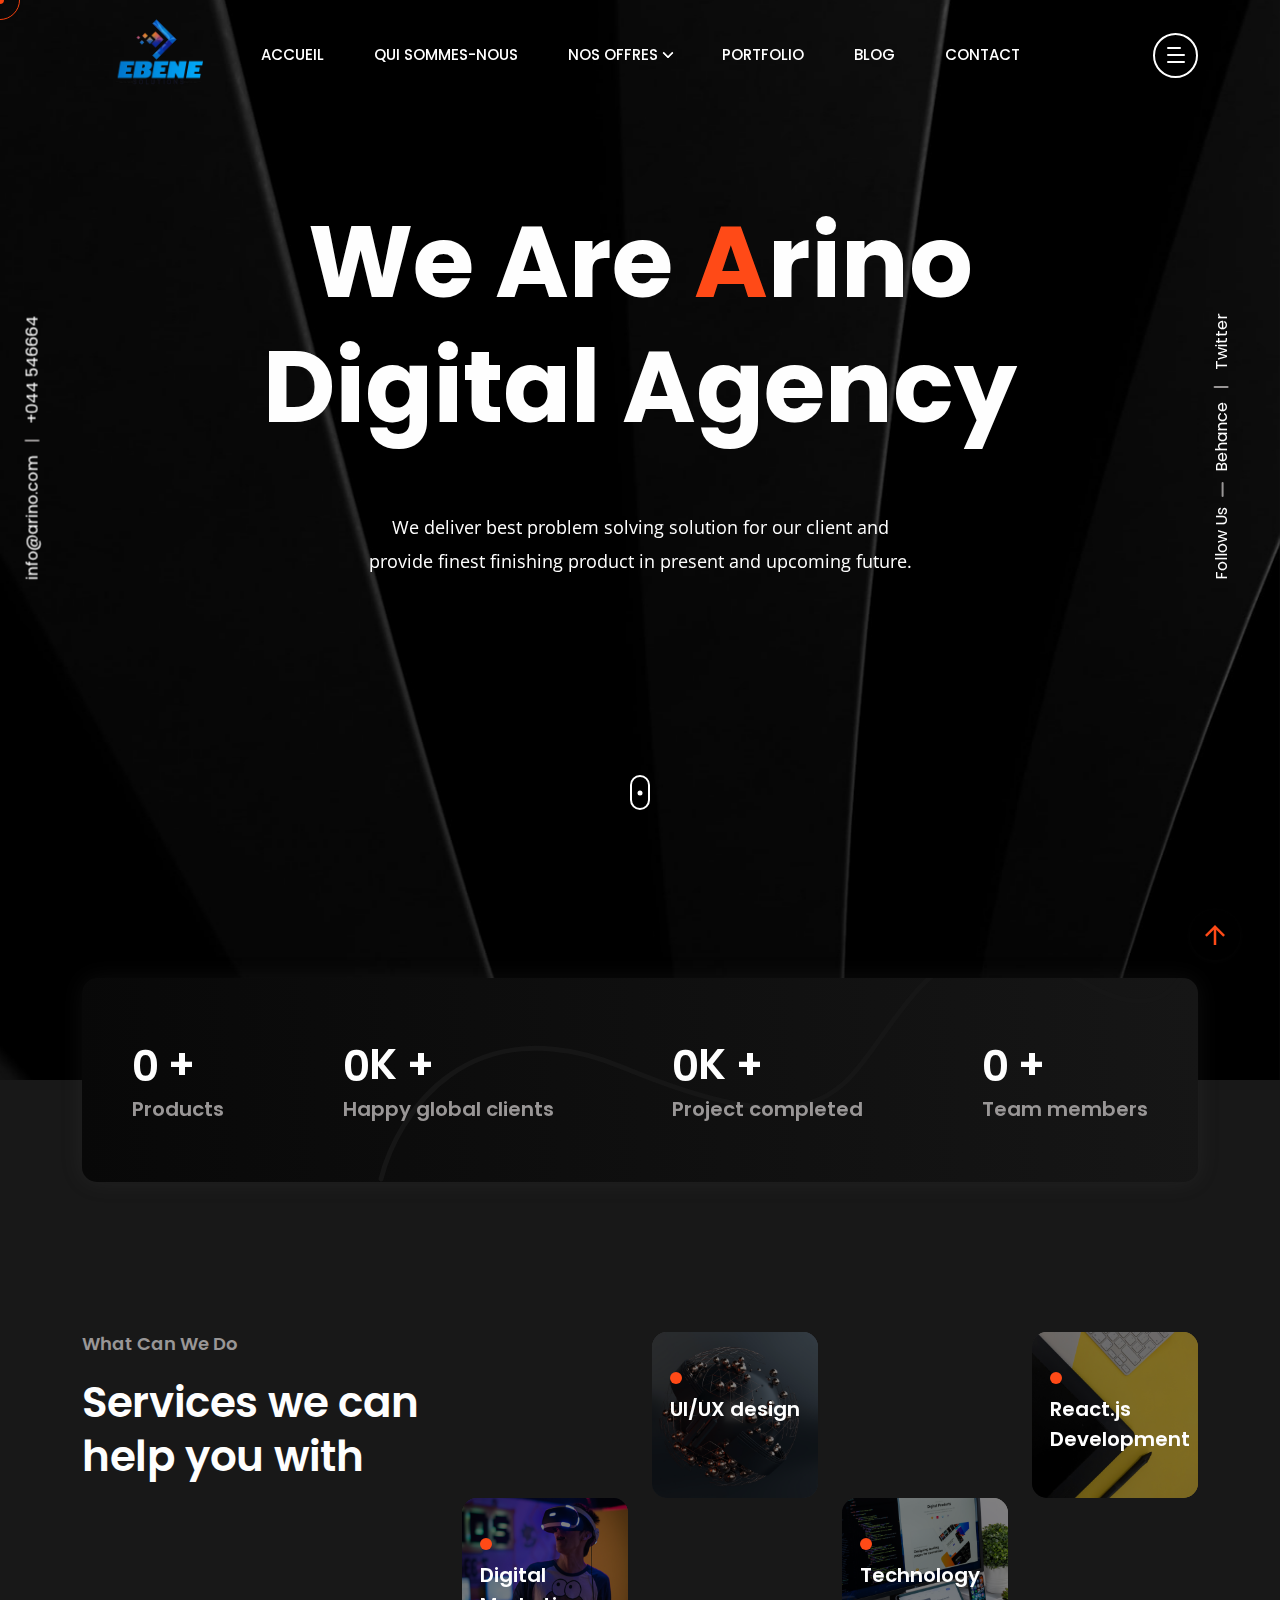
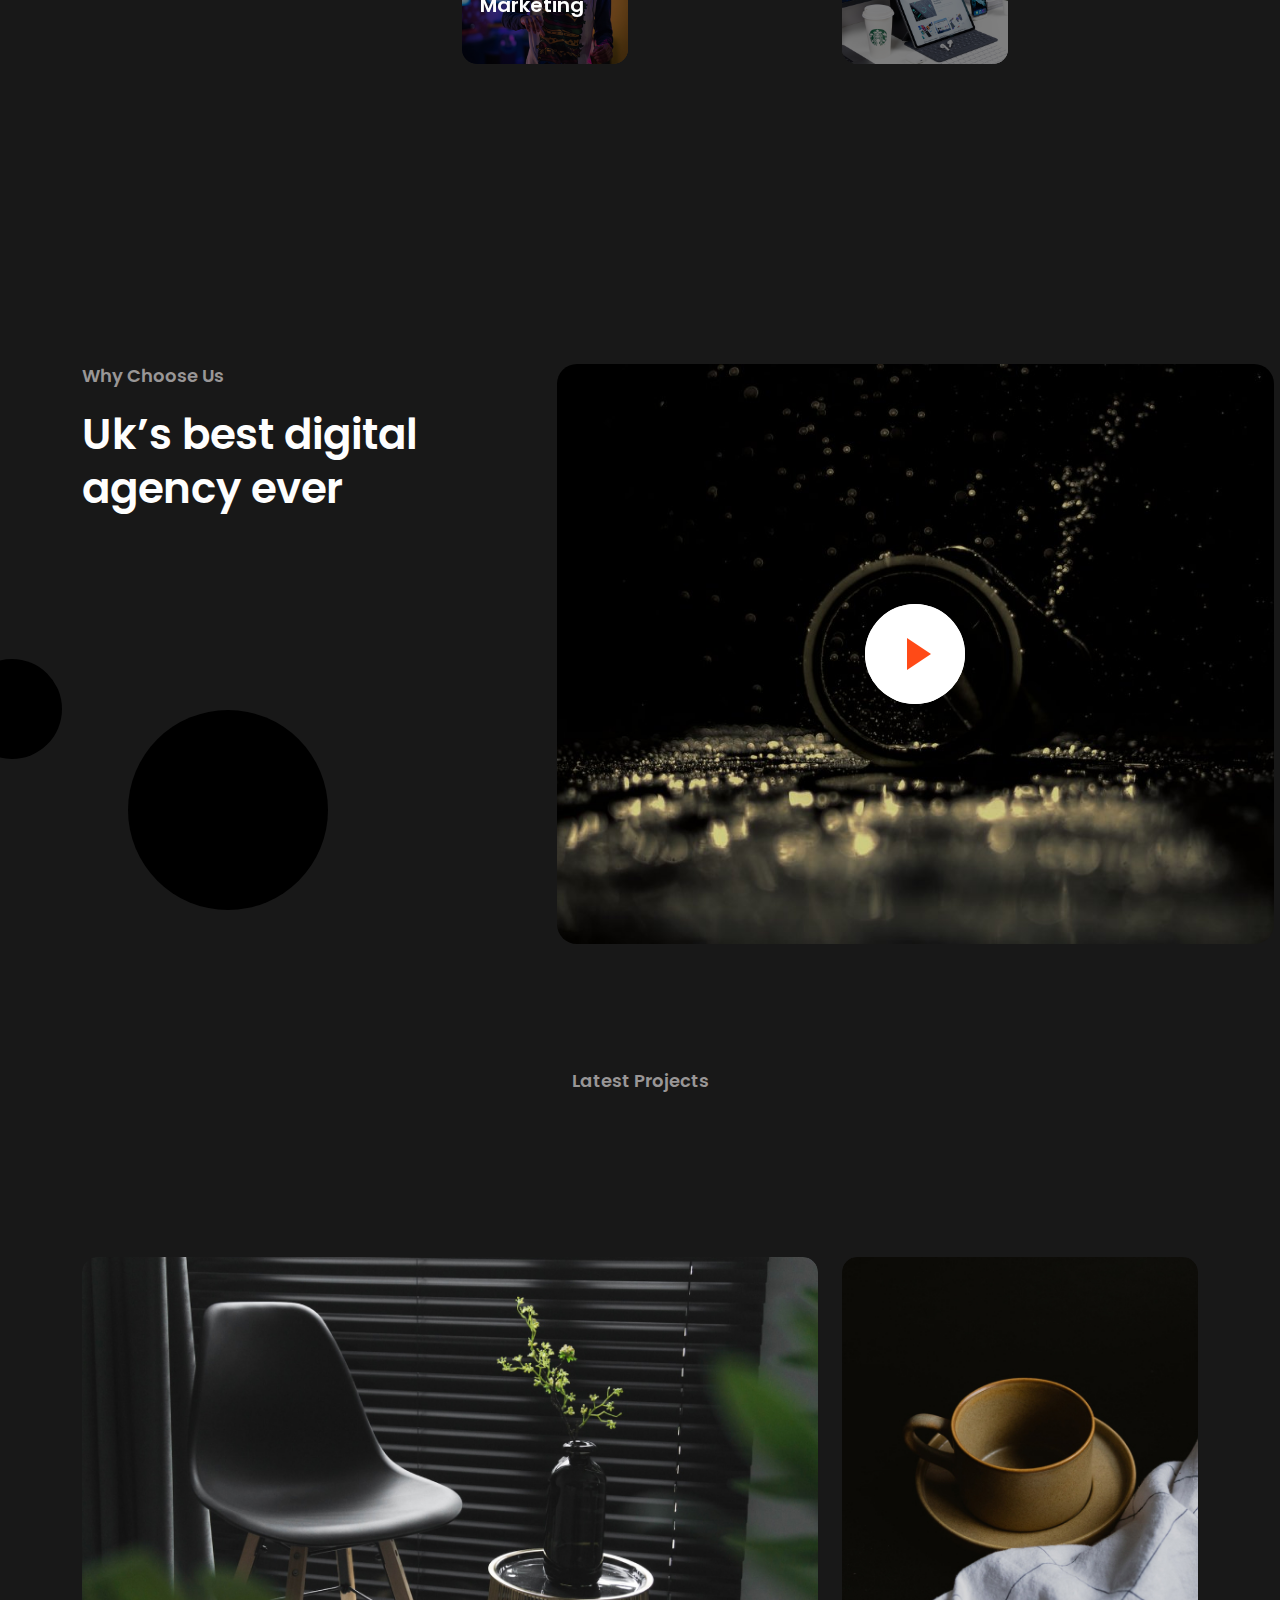
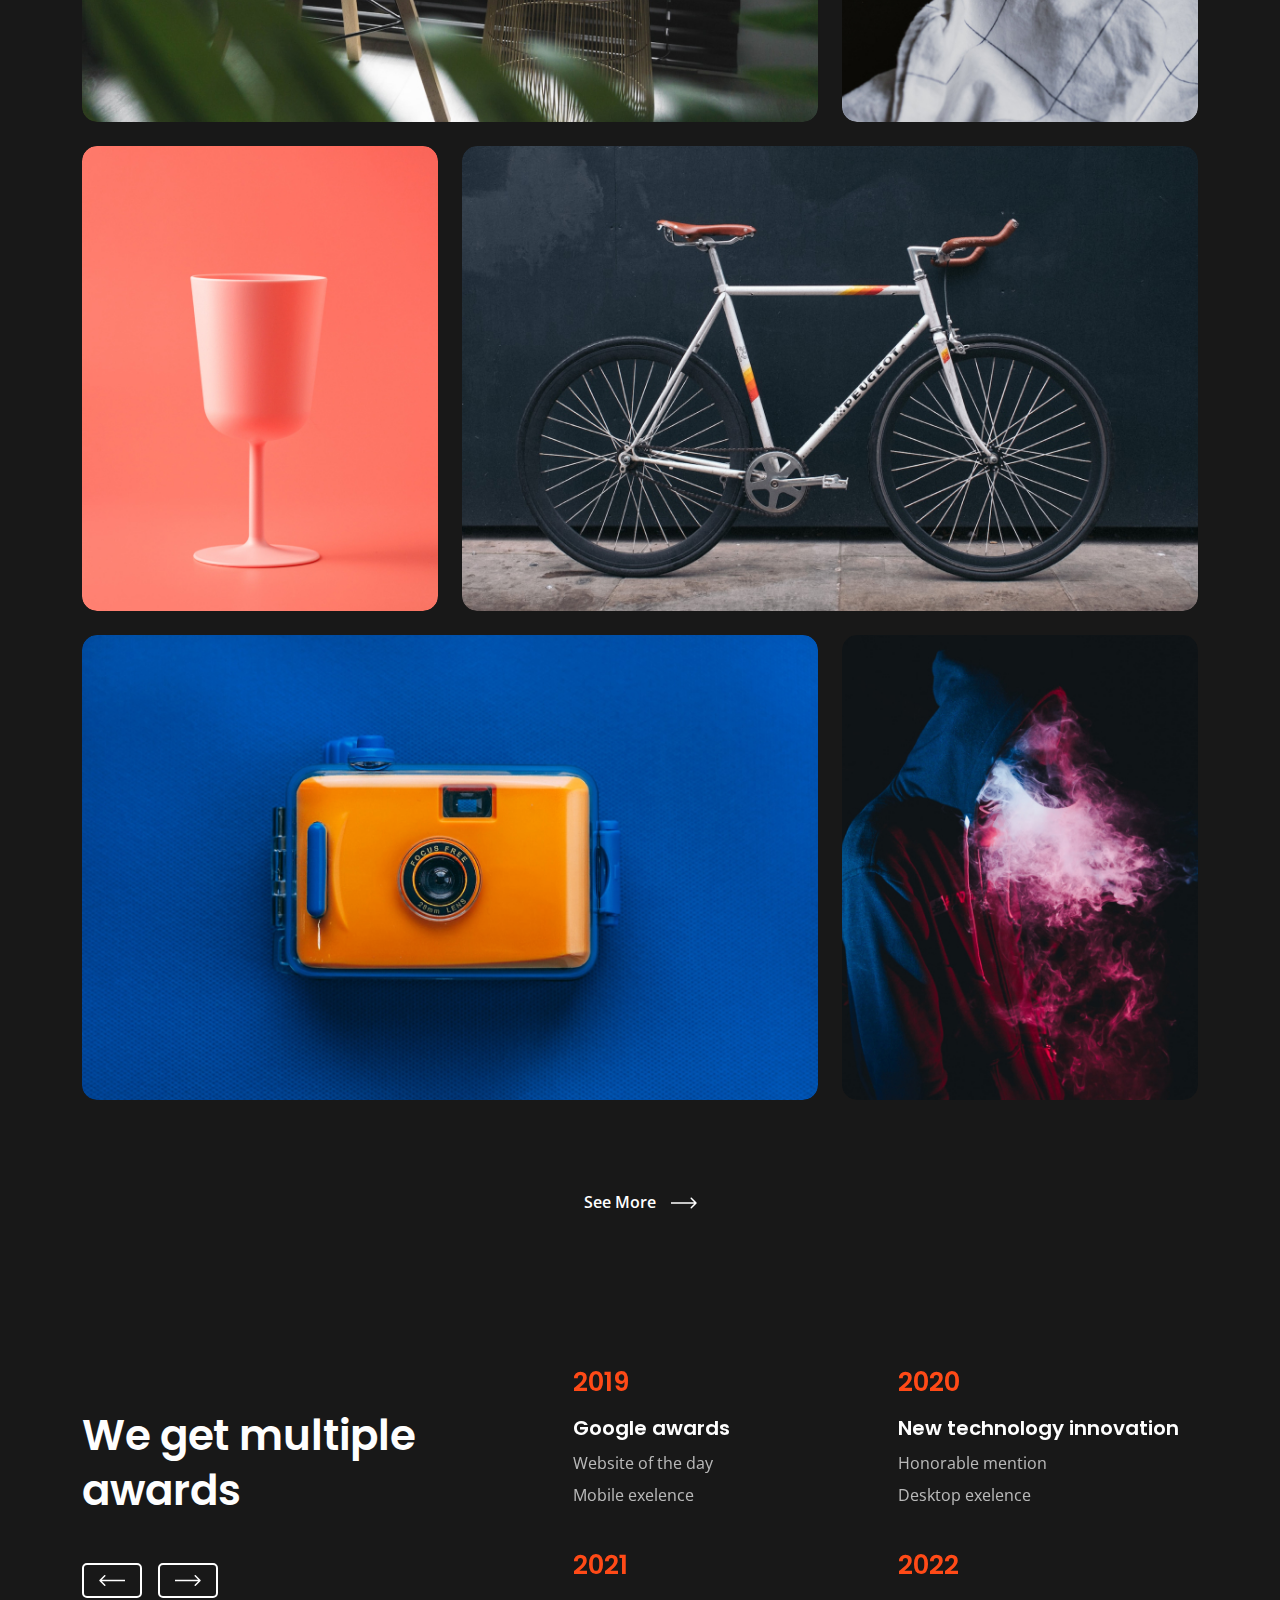
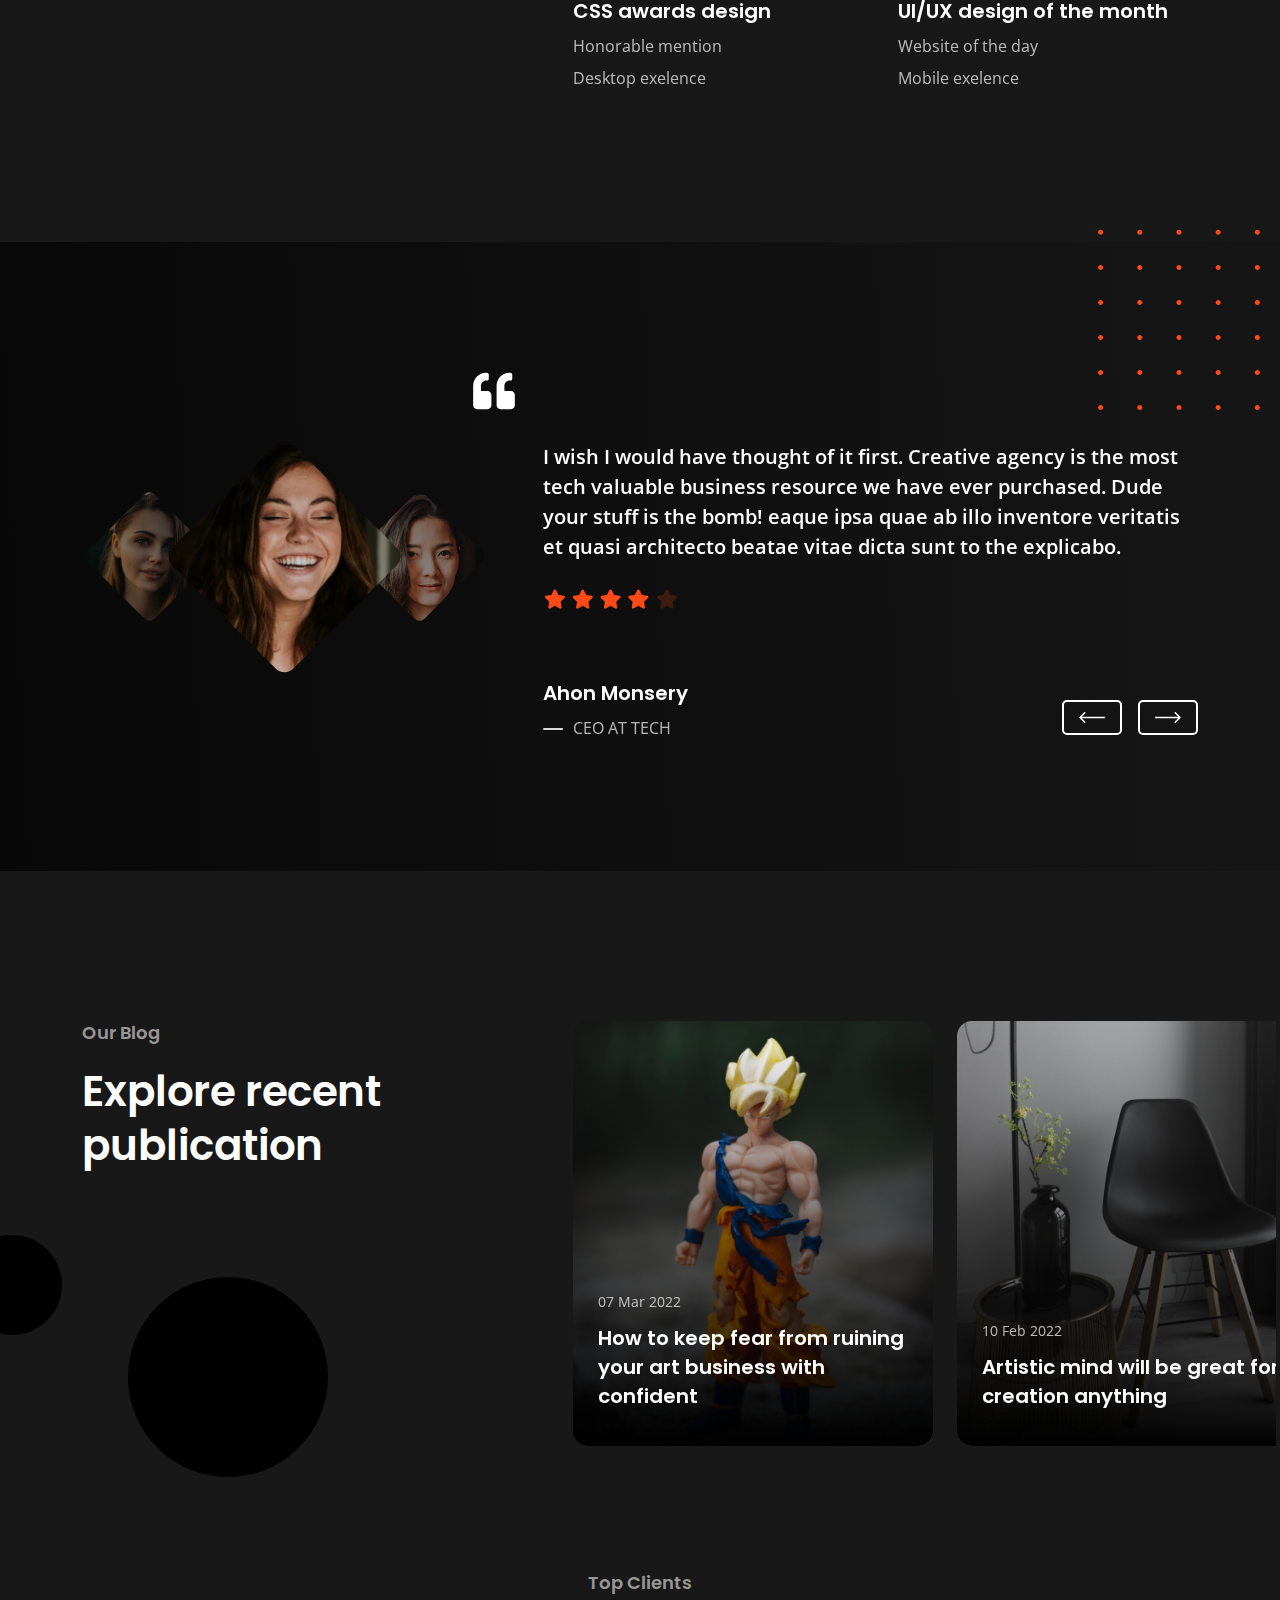
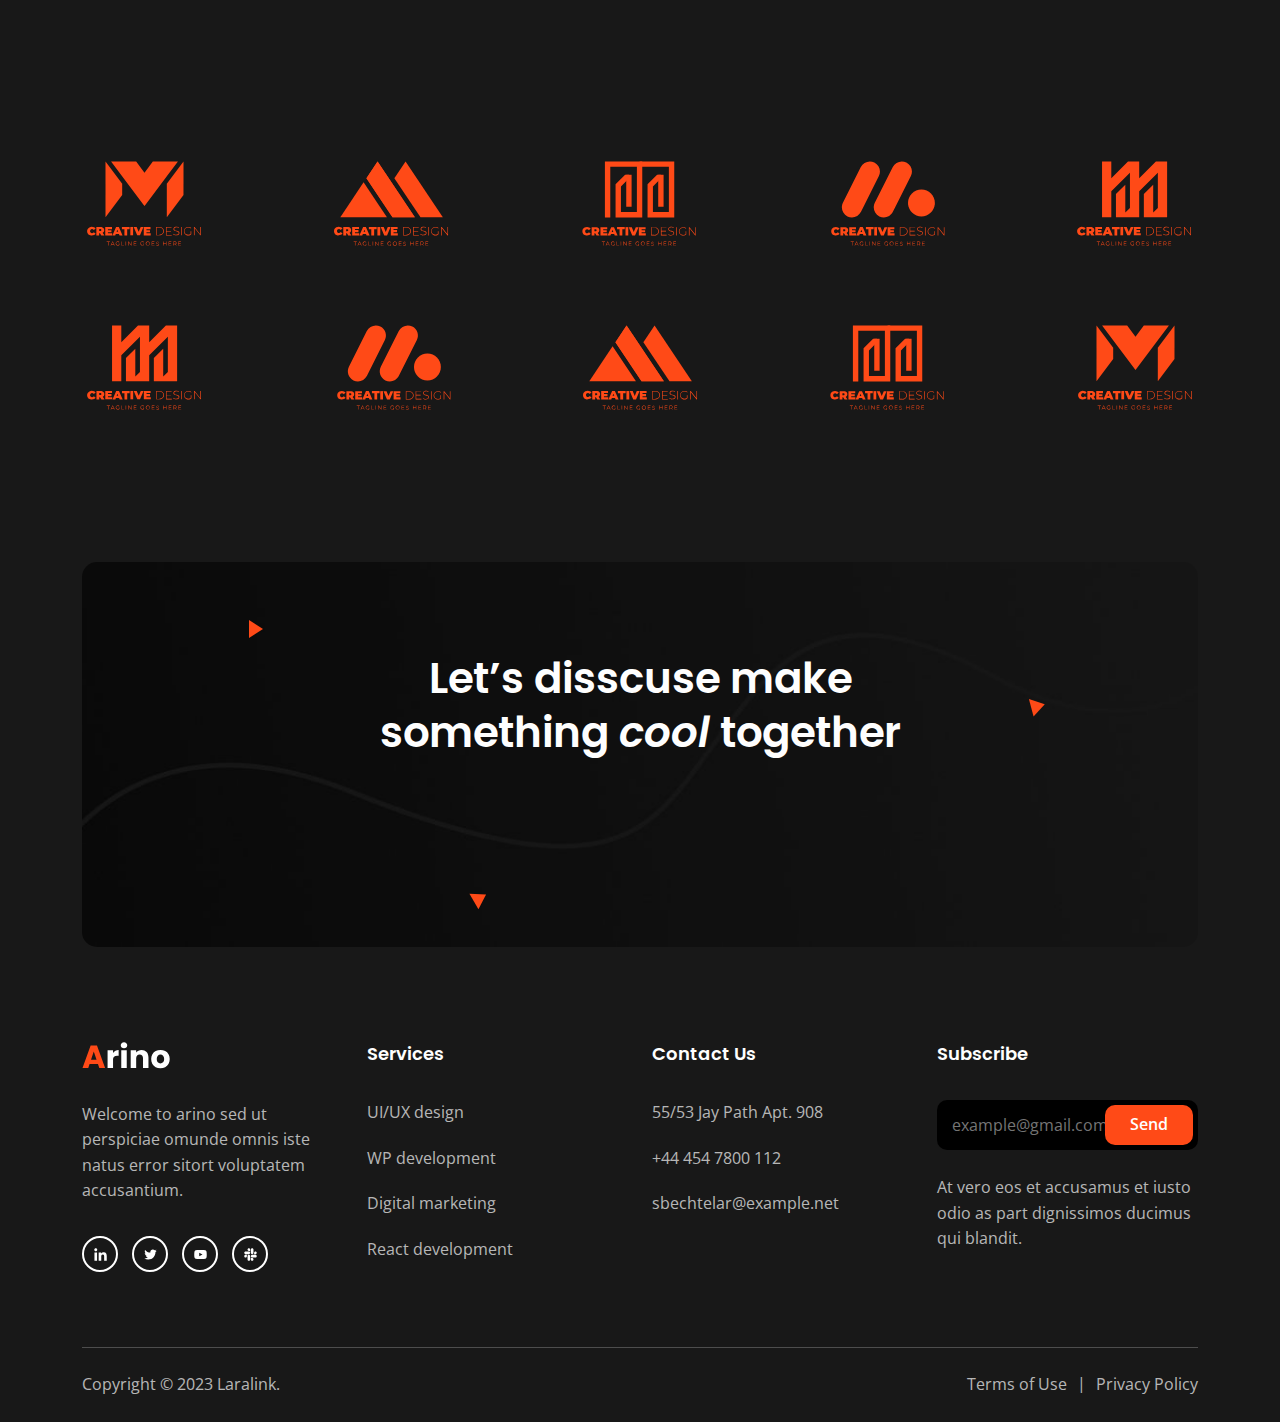
<file: index.html>
<!DOCTYPE html>
<html class="no-js" lang="en">

<head>
  <!-- Meta Tags -->
  <meta charset="utf-8">
  <meta http-equiv="x-ua-compatible" content="ie=edge">
  <meta name="viewport" content="width=device-width, initial-scale=1">
  <meta name="author" content="Laralink">
  <!-- Favicon Icon -->
  <link rel="icon" href="assets/img/favicon.png">
  <!-- Site Title -->
  <title>Arino - Creative Agency Template</title>
  <link rel="stylesheet" href="assets/css/plugins/bootstrap.min.css">
  <link rel="stylesheet" href="assets/css/plugins/lightgallery.min.css">
  <link rel="stylesheet" href="assets/css/plugins/slick.css">
  <link rel="stylesheet" href="assets/css/plugins/lightgallery.min.css">
  <link rel="stylesheet" href="assets/css/plugins/animate.css">
  <link rel="stylesheet" href="assets/css/style.css">
 
</head>

<body>
  <div class="cs-preloader cs-center">
    <div class="cs-preloader_in"></div>
  </div>
  <!-- Start Header Section -->
  <header class="cs-site_header cs-style1 text-uppercase cs-sticky_header">
    <div class="cs-main_header">
      <div class="container">
        <div class="cs-main_header_in">
          <div class="cs-main_header_left">
            <a class="cs-site_branding" href="index.html">
              <img src="assets/img/logo2.png" alt="Logo" st>
            </a>
          </div>
          <div class="cs-main_header_center">
            <div class="cs-nav cs-primary_font cs-medium">
              <ul class="cs-nav_list">
                <li class=" cs-mega_menu">
                  <a href="index.html">Accueil</a>
                </li>
                <li><a href="about.html">Qui sommes-nous</a></li>
                <li class="menu-item-has-children"><a href="service.html">Nos offres</a>
                  <ul>
                    <li><a href="team.html">Notre equipe</a></li>
                    <li><a href="faq.html">FAQ</a></li>
                  </ul>
                </li>
                <li class=" "><a href="portfolio.html">Portfolio</a>
                </li>
                <li class=" "><a href="blog.html">Blog</a>
                </li>
                <li class=" "><a href="contact.html">Contact</a>
                </li>
              </ul>
            </div>
          </div>
          <div class="cs-main_header_right">
            <div class="cs-toolbox">
              <span class="cs-icon_btn">
                <span class="cs-icon_btn_in">
                  <span></span>
                  <span></span>
                  <span></span>
                  <span></span>
                </span>
              </span>
            </div>
          </div>
        </div>
      </div>
    </div>
  </header>
  <div class="cs-side_header">
    <button class="cs-close"></button>
    <div class="cs-side_header_overlay"></div>
    <div class="cs-side_header_in">
      <div class="cs-side_header_shape"></div>
      <a class="cs-site_branding" href="index.html">
        <img src="assets/img/footer_logo.svg" alt="Logo">
      </a>
      <div class="cs-side_header_box">
        <h2 class="cs-side_header_heading">Do you have a project in your  <br> mind? Keep connect us.</h2>
      </div>
      <div class="cs-side_header_box">
        <h3 class="cs-side_header_title cs-primary_color">Contact Us</h3>
        <ul class="cs-contact_info cs-style1 cs-mp0">
          <li>
            <svg width="18" height="18" viewBox="0 0 18 18" fill="none" xmlns="http://www.w3.org/2000/svg">
              <path d="M17 12.5C15.75 12.5 14.55 12.3 13.43 11.93C13.08 11.82 12.69 11.9 12.41 12.17L10.21 14.37C7.38 12.93 5.06 10.62 3.62 7.79L5.82 5.58C6.1 5.31 6.18 4.92 6.07 4.57C5.7 3.45 5.5 2.25 5.5 1C5.5 0.45 5.05 0 4.5 0H1C0.45 0 0 0.45 0 1C0 10.39 7.61 18 17 18C17.55 18 18 17.55 18 17V13.5C18 12.95 17.55 12.5 17 12.5ZM9 0V10L12 7H18V0H9Z" fill="#FF4A17"/>
            </svg>
            <span>+44 454 7800 112</span>
          </li>
          <li>
            <svg width="20" height="18" viewBox="0 0 20 18" fill="none" xmlns="http://www.w3.org/2000/svg">
              <path d="M20 6.98V16C20 17.1 19.1 18 18 18H2C0.9 18 0 17.1 0 16V4C0 2.9 0.9 2 2 2H12.1C12.04 2.32 12 2.66 12 3C12 4.48 12.65 5.79 13.67 6.71L10 9L2 4V6L10 11L15.3 7.68C15.84 7.88 16.4 8 17 8C18.13 8 19.16 7.61 20 6.98ZM14 3C14 4.66 15.34 6 17 6C18.66 6 20 4.66 20 3C20 1.34 18.66 0 17 0C15.34 0 14 1.34 14 3Z" fill="#FF4A17"/>
            </svg>              
            <span>infotech@arino.com</span>
          </li>
          <li>
            <svg width="14" height="20" viewBox="0 0 14 20" fill="none" xmlns="http://www.w3.org/2000/svg">
              <path d="M7 0C3.13 0 0 3.13 0 7C0 12.25 7 20 7 20C7 20 14 12.25 14 7C14 3.13 10.87 0 7 0ZM7 9.5C5.62 9.5 4.5 8.38 4.5 7C4.5 5.62 5.62 4.5 7 4.5C8.38 4.5 9.5 5.62 9.5 7C9.5 8.38 8.38 9.5 7 9.5Z" fill="#FF4A17"/>
            </svg>              
            <span>50 Wall Street Suite, 44150 <br>Ohio, United States</span>
          </li>
        </ul>
      </div>
      <div class="cs-side_header_box">
        <h3 class="cs-side_header_title cs-primary_color">Subscribe</h3>
        <div class="cs-newsletter cs-style1">
          <form action="#" class="cs-newsletter_form">
            <input type="email" class="cs-newsletter_input" placeholder="example@gmail.com">
            <button class="cs-newsletter_btn"><span>Send</span></button>
          </form>
          <div class="cs-newsletter_text">At vero eos et accusamus et iusto odio as part dignissimos ducimus qui blandit.</div>
        </div>
      </div>
      <div class="cs-side_header_box">
        <div class="cs-social_btns cs-style1">
          <a href="#" class="cs-center">
            <svg width="15" height="15" viewBox="0 0 15 15" fill="none" xmlns="http://www.w3.org/2000/svg">
              <path d="M4.04799 13.7497H1.45647V5.4043H4.04799V13.7497ZM2.75084 4.2659C1.92215 4.2659 1.25 3.57952 1.25 2.75084C1.25 2.35279 1.40812 1.97105 1.68958 1.68958C1.97105 1.40812 2.35279 1.25 2.75084 1.25C3.14888 1.25 3.53063 1.40812 3.81209 1.68958C4.09355 1.97105 4.25167 2.35279 4.25167 2.75084C4.25167 3.57952 3.57924 4.2659 2.75084 4.2659ZM13.7472 13.7497H11.1613V9.68722C11.1613 8.71903 11.1417 7.4774 9.81389 7.4774C8.46652 7.4774 8.26004 8.5293 8.26004 9.61747V13.7497H5.67132V5.4043H8.15681V6.54269H8.19308C8.53906 5.887 9.38421 5.19503 10.6451 5.19503C13.2679 5.19503 13.75 6.92215 13.75 9.16546V13.7497H13.7472Z" fill="white"></path>
            </svg> 
          </a>
          <a href="#" class="cs-center">
            <svg width="13" height="11" viewBox="0 0 13 11" fill="none" xmlns="http://www.w3.org/2000/svg">
              <path d="M11.4651 2.95396C11.4731 3.065 11.4731 3.17606 11.4731 3.2871C11.4731 6.67383 8.89535 10.5761 4.18402 10.5761C2.73255 10.5761 1.38421 10.1557 0.25 9.42608C0.456226 9.44986 0.654494 9.4578 0.868655 9.4578C2.06629 9.4578 3.16879 9.0533 4.04918 8.36326C2.92291 8.33946 1.97906 7.60183 1.65386 6.5866C1.81251 6.61038 1.97112 6.62624 2.1377 6.62624C2.36771 6.62624 2.59774 6.59451 2.81188 6.53901C1.63802 6.30105 0.757595 5.26996 0.757595 4.02472V3.99301C1.09864 4.18336 1.49524 4.30233 1.91558 4.31818C1.22554 3.85814 0.773464 3.07294 0.773464 2.1846C0.773464 1.70872 0.900344 1.27249 1.12244 0.891774C2.38355 2.44635 4.27919 3.46156 6.40481 3.57262C6.36516 3.38226 6.34136 3.184 6.34136 2.9857C6.34136 1.57388 7.4835 0.423828 8.90323 0.423828C9.64086 0.423828 10.3071 0.733156 10.7751 1.23284C11.354 1.1218 11.9093 0.907643 12.401 0.614185C12.2106 1.20906 11.8061 1.70875 11.2748 2.02598C11.7903 1.97049 12.29 1.82769 12.75 1.62942C12.4011 2.13702 11.9648 2.5891 11.4651 2.95396V2.95396Z" fill="white"></path>
            </svg>                    
          </a>
          <a href="#" class="cs-center">
            <svg width="13" height="9" viewBox="0 0 13 9" fill="none" xmlns="http://www.w3.org/2000/svg">
              <path d="M12.4888 1.48066C12.345 0.939353 11.9215 0.513038 11.3837 0.368362C10.4089 0.105469 6.5 0.105469 6.5 0.105469C6.5 0.105469 2.59116 0.105469 1.61633 0.368362C1.07853 0.513061 0.65496 0.939353 0.5112 1.48066C0.25 2.4618 0.25 4.50887 0.25 4.50887C0.25 4.50887 0.25 6.55595 0.5112 7.53709C0.65496 8.0784 1.07853 8.48695 1.61633 8.63163C2.59116 8.89452 6.5 8.89452 6.5 8.89452C6.5 8.89452 10.4088 8.89452 11.3837 8.63163C11.9215 8.48695 12.345 8.0784 12.4888 7.53709C12.75 6.55595 12.75 4.50887 12.75 4.50887C12.75 4.50887 12.75 2.4618 12.4888 1.48066V1.48066ZM5.22158 6.36746V2.65029L8.48861 4.50892L5.22158 6.36746V6.36746Z" fill="white"></path>
            </svg>                    
          </a>
          <a href="#" class="cs-center">
            <svg width="13" height="13" viewBox="0 0 13 13" fill="none" xmlns="http://www.w3.org/2000/svg">
              <path d="M2.87612 8.149C2.87612 8.87165 2.28571 9.46205 1.56306 9.46205C0.840402 9.46205 0.25 8.87165 0.25 8.149C0.25 7.42634 0.840402 6.83594 1.56306 6.83594H2.87612V8.149ZM3.53795 8.149C3.53795 7.42634 4.12835 6.83594 4.851 6.83594C5.57366 6.83594 6.16406 7.42634 6.16406 8.149V11.4369C6.16406 12.1596 5.57366 12.75 4.851 12.75C4.12835 12.75 3.53795 12.1596 3.53795 11.4369V8.149ZM4.851 2.87612C4.12835 2.87612 3.53795 2.28571 3.53795 1.56306C3.53795 0.840402 4.12835 0.25 4.851 0.25C5.57366 0.25 6.16406 0.840402 6.16406 1.56306V2.87612H4.851V2.87612ZM4.851 3.53795C5.57366 3.53795 6.16406 4.12835 6.16406 4.851C6.16406 5.57366 5.57366 6.16406 4.851 6.16406H1.56306C0.840402 6.16406 0.25 5.57366 0.25 4.851C0.25 4.12835 0.840402 3.53795 1.56306 3.53795H4.851V3.53795ZM10.1239 4.851C10.1239 4.12835 10.7143 3.53795 11.4369 3.53795C12.1596 3.53795 12.75 4.12835 12.75 4.851C12.75 5.57366 12.1596 6.16406 11.4369 6.16406H10.1239V4.851V4.851ZM9.46205 4.851C9.46205 5.57366 8.87165 6.16406 8.149 6.16406C7.42634 6.16406 6.83594 5.57366 6.83594 4.851V1.56306C6.83594 0.840402 7.42634 0.25 8.149 0.25C8.87165 0.25 9.46205 0.840402 9.46205 1.56306V4.851V4.851ZM8.149 10.1239C8.87165 10.1239 9.46205 10.7143 9.46205 11.4369C9.46205 12.1596 8.87165 12.75 8.149 12.75C7.42634 12.75 6.83594 12.1596 6.83594 11.4369V10.1239H8.149ZM8.149 9.46205C7.42634 9.46205 6.83594 8.87165 6.83594 8.149C6.83594 7.42634 7.42634 6.83594 8.149 6.83594H11.4369C12.1596 6.83594 12.75 7.42634 12.75 8.149C12.75 8.87165 12.1596 9.46205 11.4369 9.46205H8.149Z" fill="white"></path>
            </svg>                    
          </a>
        </div>
      </div>
    </div>
  </div>
  <!-- End Header Section -->
  
  <!-- Start Hero -->
  <div class="cs-hero cs-style1 cs-type1 text-center" id="home">
    
    <div class="cs-slider cs-style1">
      <div class="cs-slider_container" data-autoplay="1" data-loop="1" data-speed="2000" data-center="0" data-fade-slide="1" data-slides-per-view="1">
        <div class="cs-slider_wrapper">
          <div class="cs-slide">
            <div class="cs-hero_slide cs-fixed_bg cs-bg" data-src="assets/img/hero_bg_2.jpeg"></div>
          </div><!-- .cs-slide -->
          <div class="cs-slide">
            <div class="cs-hero_slide cs-fixed_bg cs-bg" data-src="assets/img/hero_bg_3.jpeg"></div>
          </div><!-- .cs-slide -->
        </div>
      </div><!-- .cs-slider_container -->
    </div><!-- .cs-slider -->

    <div class="container">
      <div class="cs-hero_text">
        <h1 class="cs-hero_title wow fadeInRight" data-wow-duration="0.8s" data-wow-delay="0.2s">
          We Are <span class="cs-accent_color">A</span>rino <br>Digital Agency
        </h1>
        <div class="cs-hero_info justify-content-center">
          <div class="cs-hero_subtitle">We deliver best problem solving solution for our client and provide finest finishing product in present and upcoming future.</div>
        </div>
      </div>
    </div>
    <div class="cs-hero_social_wrap cs-primary_font cs-primary_color">
      <div class="cs-hero_social_title">Follow Us</div>
      <ul class="cs-hero_social_links">
        <li><a href="">Behance</a></li>
        <li><a href="">Twitter</a></li>
      </ul>
    </div>
    <div class="cs-hero_social_wrap cs-left_side cs-primary_font cs-primary_color">
      <ul class="cs-hero_social_links">
        <li><a href="">info@arino.com</a></li>
        <li><a href="">+044 546664</a></li>
      </ul>
    </div>
    <a href="#service" class="cs-down_btn"></a>
  </div>
  <!-- End Hero -->

  <!-- Start FunFact -->
  <section>
    <div class="container">
      <div class="cs-funfact_wrap_2 cs-type1">
        <div class="cs-funfact_shape" data-src="assets/img/funfact_shape_bg.svg"></div>
        <div class="cs-funfacts">
          <div>
            <div class="cs-funfact cs-style2">
              <div class="cs-funfact_number cs-primary_font cs-semi_bold cs-primary_color"><span data-count-to="550" class="odometer"></span> <span class="cs-plus">+</span></div>
              <h3 class="cs-funfact_title">Products</h3>
            </div>
          </div>
          <div>
            <div class="cs-funfact cs-style2">
              <div class="cs-funfact_number cs-primary_font cs-semi_bold cs-primary_color"><span data-count-to="40" class="odometer"></span>K <span class="cs-plus">+</span></div>
              <h3 class="cs-funfact_title">Happy global clients</h3>
            </div>
          </div>
          <div>
            <div class="cs-funfact cs-style2">
              <div class="cs-funfact_number cs-primary_font cs-semi_bold cs-primary_color"><span data-count-to="50" class="odometer"></span>K <span class="cs-plus">+</span></div>
              <h3 class="cs-funfact_title">Project completed</h3>
            </div>
          </div>
          <div>
            <div class="cs-funfact cs-style2">
              <div class="cs-funfact_number cs-primary_font cs-semi_bold cs-primary_color"><span data-count-to="250" class="odometer"></span> <span class="cs-plus">+</span></div>
              <h3 class="cs-funfact_title">Team members</h3>
            </div>
          </div>
        </div>
      </div>
    </div>
  </section>
  <!-- End FunFact -->
 <!-- Start Service Section -->
 <section id="service">
  <div class="cs-height_150 cs-height_lg_80"></div>
  <div class="container">
    <div class="row">
      <div class="col-xl-4">
        <div class="cs-section_heading cs-style1">
          <h3 class="cs-section_subtitle">What Can We Do</h3>
          <h2 class="cs-section_title">Services we can help you with</h2>
          <div class="cs-height_45 cs-height_lg_20"></div>
          <a href="service.html" class="cs-text_btn wow fadeInLeft" data-wow-duration="0.8s" data-wow-delay="0.2s">
            <span>See All Services</span>
            <svg width="26" height="12" viewBox="0 0 26 12" fill="none" xmlns="http://www.w3.org/2000/svg">
              <path d="M25.5303 6.53033C25.8232 6.23744 25.8232 5.76256 25.5303 5.46967L20.7574 0.696699C20.4645 0.403806 19.9896 0.403806 19.6967 0.696699C19.4038 0.989593 19.4038 1.46447 19.6967 1.75736L23.9393 6L19.6967 10.2426C19.4038 10.5355 19.4038 11.0104 19.6967 11.3033C19.9896 11.5962 20.4645 11.5962 20.7574 11.3033L25.5303 6.53033ZM0 6.75H25V5.25H0V6.75Z" fill="currentColor"></path>
            </svg>
          </a>
        </div>
        <div class="cs-height_90 cs-height_lg_45"></div>
      </div>
      <div class="col-xl-8">
        <div class="row">
          <div class="col-lg-3 col-sm-6 cs-hidden_mobile"></div>
          <div class="col-lg-3 col-sm-6">
            <div class="cs-hobble">
              <a href="service-details.html" class="cs-card cs-style1 cs-hover_layer1">
                <img src="assets/img/service_1.jpeg" alt="Service" />
                <div class="cs-card_overlay"></div>
                <div class="cs-card_info">
                  <span class="cs-hover_layer3 cs-accent_bg"></span>
                  <h2 class="cs-card_title">UI/UX design</h2>
                </div>
              </a>
            </div>
            <div class="cs-height_0 cs-height_lg_30"></div>
          </div>
          <div class="col-lg-3 col-sm-6 cs-hidden_mobile"></div>
          <div class="col-lg-3 col-sm-6">
            <div class="cs-hobble">
              <a href="service-details.html" class="cs-card cs-style1 cs-hover_layer1">
                <img src="assets/img/service_2.jpeg" alt="Service" />
                <div class="cs-card_overlay"></div>
                <div class="cs-card_info">
                  <span class="cs-hover_layer3 cs-accent_bg"></span>
                  <h2 class="cs-card_title">React.js Development</h2>
                </div>
              </a>
            </div>
            <div class="cs-height_0 cs-height_lg_30"></div>
          </div>
          <div class="col-lg-3 col-sm-6">
            <div class="cs-hobble">
              <a href="service-details.html" class="cs-card cs-style1 cs-hover_layer1">
                <img src="assets/img/service_3.jpeg" alt="Service" />
                <div class="cs-card_overlay"></div>
                <div class="cs-card_info">
                  <span class="cs-hover_layer3 cs-accent_bg"></span>
                  <h2 class="cs-card_title">Digital Marketing</h2>
                </div>
              </a>
            </div>
            <div class="cs-height_0 cs-height_lg_30"></div>
          </div>
          <div class="col-lg-3 col-sm-6 cs-hidden_mobile"></div>
          <div class="col-lg-3 col-sm-6">
            <div class="cs-hobble">
              <a href="service-details.html" class="cs-card cs-style1 cs-hover_layer1">
                <img src="assets/img/service_4.jpeg" alt="Service" />
                <div class="cs-card_overlay"></div>
                <div class="cs-card_info">
                  <span class="cs-hover_layer3 cs-accent_bg"></span>
                  <h2 class="cs-card_title">Technology</h2>
                </div>
              </a>
            </div>
            <div class="cs-height_0 cs-height_lg_30"></div>
          </div>
          <div class="col-lg-3 col-sm-6 cs-hidden_mobile"></div>
        </div>
      </div>
    </div>
  </div>
  <div class="cs-height_150 cs-height_lg_50"></div>
</section>
<!-- End Service Section -->

  <!-- Start Video Block Section -->
  <section class="cs-shape_wrap_4 cs-parallax">
    <div class="cs-shape_4 cs-to_up"></div>
    <div class="cs-shape_4 cs-to_right"></div>
    <div class="cs-height_150 cs-height_lg_80"></div>
    <div class="container">
      <div class="row">
        <div class="col-lg-5 col-xl-4">
          <div class="cs-section_heading cs-style1">
            <h3 class="cs-section_subtitle">Why Choose Us</h3>
            <h2 class="cs-section_title">Uk’s best digital agency ever</h2>
            <div class="cs-height_45 cs-height_lg_20"></div>
            <a href="about.html" class="cs-text_btn wow fadeInLeft" data-wow-duration="0.8s" data-wow-delay="0.2s">
              <span>Learn More</span>
              <svg width="26" height="12" viewBox="0 0 26 12" fill="none" xmlns="http://www.w3.org/2000/svg">
                <path d="M25.5303 6.53033C25.8232 6.23744 25.8232 5.76256 25.5303 5.46967L20.7574 0.696699C20.4645 0.403806 19.9896 0.403806 19.6967 0.696699C19.4038 0.989593 19.4038 1.46447 19.6967 1.75736L23.9393 6L19.6967 10.2426C19.4038 10.5355 19.4038 11.0104 19.6967 11.3033C19.9896 11.5962 20.4645 11.5962 20.7574 11.3033L25.5303 6.53033ZM0 6.75H25V5.25H0V6.75Z" fill="currentColor"></path>
              </svg>                
            </a>
          </div>
          <div class="cs-height_45 cs-height_lg_45"></div>
        </div>
        <div class="col-lg-7 offset-xl-1">
          <div class="cs-half_screen">
            <a href="https://www.youtube.com/watch?v=VcaAVWtP48A" class="cs-video_block cs-style1 cs-size1 cs-video_open cs-bg" data-src="assets/img/video_bg.jpeg">
              <span class="cs-player_btn cs-accent_color">
                <span></span>       
              </span>
            </a>
          </div>
        </div>
      </div>
    </div>
    <div class="cs-height_125 cs-height_lg_70"></div>
  </section>
  <!-- End Video Block Section -->

  <!-- Start Latest Project -->
  <section>
    <div class="container">
      <div class="cs-section_heading cs-style1 text-center">
        <h3 class="cs-section_subtitle">Latest Projects</h3>
        <h2 class="cs-section_title wow fadeInUp" data-wow-duration="0.8s" data-wow-delay="0.2s">Portfolio to explore</h2>
      </div>
    </div>
    <div class="cs-height_90 cs-height_lg_45"></div>
    <div class="container">
      <div class="cs-isotop cs-style1 cs-isotop_col_3 cs-has_gutter_24">
        <div class="cs-grid_sizer"></div>
        <div class="cs-isotop_item cs-w66 mobile_apps">
          <a href="portfolio-details.html" class="cs-portfolio cs-style1 cs-type1">
            <div class="cs-portfolio_hover"></div>
            <div class="cs-portfolio_bg cs-bg" data-src="assets/img/portfolio_11.jpeg"></div>
            <div class="cs-portfolio_info">
              <div class="cs-portfolio_info_bg cs-accent_bg"></div>
              <h2 class="cs-portfolio_title">Colorful Art Work</h2>
              <div class="cs-portfolio_subtitle">See Details</div>
            </div>
          </a>
        </div><!-- .cs-isotop_item -->
        <div class="cs-isotop_item ui_ux_design">
          <a href="portfolio-details.html" class="cs-portfolio cs-style1 cs-type1">
            <div class="cs-portfolio_hover"></div>
            <div class="cs-portfolio_bg cs-bg" data-src="assets/img/portfolio_12.jpeg"></div>
            <div class="cs-portfolio_info">
              <div class="cs-portfolio_info_bg cs-accent_bg"></div>
              <h2 class="cs-portfolio_title">Colorful Art Work</h2>
              <div class="cs-portfolio_subtitle">See Details</div>
            </div>
          </a>
        </div><!-- .cs-isotop_item -->
        <div class="cs-isotop_item web_design">
          <a href="portfolio-details.html" class="cs-portfolio cs-style1 cs-type1">
            <div class="cs-portfolio_hover"></div>
            <div class="cs-portfolio_bg cs-bg" data-src="assets/img/portfolio_13.jpeg"></div>
            <div class="cs-portfolio_info">
              <div class="cs-portfolio_info_bg cs-accent_bg"></div>
              <h2 class="cs-portfolio_title">Colorful Art Work</h2>
              <div class="cs-portfolio_subtitle">See Details</div>
            </div>
          </a>
        </div><!-- .cs-isotop_item -->
        <div class="cs-isotop_item cs-w66 logo_design">
          <a href="portfolio-details.html" class="cs-portfolio cs-style1 cs-type1">
            <div class="cs-portfolio_hover"></div>
            <div class="cs-portfolio_bg cs-bg" data-src="assets/img/portfolio_14.jpeg"></div>
            <div class="cs-portfolio_info">
              <div class="cs-portfolio_info_bg cs-accent_bg"></div>
              <h2 class="cs-portfolio_title">Colorful Art Work</h2>
              <div class="cs-portfolio_subtitle">See Details</div>
            </div>
          </a>
        </div><!-- .cs-isotop_item -->
        <div class="cs-isotop_item cs-w66 mobile_apps">
          <a href="portfolio-details.html" class="cs-portfolio cs-style1 cs-type1">
            <div class="cs-portfolio_hover"></div>
            <div class="cs-portfolio_bg cs-bg" data-src="assets/img/portfolio_15.jpeg"></div>
            <div class="cs-portfolio_info">
              <div class="cs-portfolio_info_bg cs-accent_bg"></div>
              <h2 class="cs-portfolio_title">Colorful Art Work</h2>
              <div class="cs-portfolio_subtitle">See Details</div>
            </div>
          </a>
        </div><!-- .cs-isotop_item -->
        <div class="cs-isotop_item ui_ux_design">
          <a href="portfolio-details.html" class="cs-portfolio cs-style1 cs-type1">
            <div class="cs-portfolio_hover"></div>
            <div class="cs-portfolio_bg cs-bg" data-src="assets/img/portfolio_16.jpeg"></div>
            <div class="cs-portfolio_info">
              <div class="cs-portfolio_info_bg cs-accent_bg"></div>
              <h2 class="cs-portfolio_title">Colorful Art Work</h2>
              <div class="cs-portfolio_subtitle">See Details</div>
            </div>
          </a>
        </div><!-- .cs-isotop_item -->
      </div>
      <div class="cs-height_90 cs-height_lg_40"></div>
      <div class="text-center">
        <a href="#" class="cs-text_btn">
          <span>See More</span>
          <svg width="26" height="12" viewBox="0 0 26 12" fill="none" xmlns="http://www.w3.org/2000/svg">
            <path d="M25.5303 6.53033C25.8232 6.23744 25.8232 5.76256 25.5303 5.46967L20.7574 0.696699C20.4645 0.403806 19.9896 0.403806 19.6967 0.696699C19.4038 0.989593 19.4038 1.46447 19.6967 1.75736L23.9393 6L19.6967 10.2426C19.4038 10.5355 19.4038 11.0104 19.6967 11.3033C19.9896 11.5962 20.4645 11.5962 20.7574 11.3033L25.5303 6.53033ZM0 6.75H25V5.25H0V6.75Z" fill="currentColor"></path>
          </svg>                
        </a>
      </div>
    </div>
  </section>
  <!-- End Latest Project -->
  <div class="cs-height_150 cs-height_lg_80"></div>
  <!-- Start Awards Text -->
  <section>
    <div class="container">
      <div class="cs-slider cs-style1 cs-gap-24">
        <div class="cs-slider_left">
          <div class="cs-section_heading cs-style1">
            <h3 class="cs-section_subtitle wow fadeInLeft" data-wow-duration="0.8s" data-wow-delay="0.2s">Our Awards</h3>
            <h2 class="cs-section_title">We get multiple awards</h2>
          </div>
          <div class="cs-height_45 cs-height_lg_20"></div>
          <div class="cs-slider_arrows cs-style1 cs-primary_color">
            <div class="cs-left_arrow cs-center">
              <svg width="26" height="13" viewBox="0 0 26 13" fill="none" xmlns="http://www.w3.org/2000/svg">
                <path d="M0.469791 5.96967C0.176899 6.26256 0.176899 6.73744 0.469791 7.03033L5.24276 11.8033C5.53566 12.0962 6.01053 12.0962 6.30342 11.8033C6.59632 11.5104 6.59632 11.0355 6.30342 10.7426L2.06078 6.5L6.30342 2.25736C6.59632 1.96447 6.59632 1.48959 6.30342 1.1967C6.01053 0.903806 5.53566 0.903806 5.24276 1.1967L0.469791 5.96967ZM26.0001 5.75L1.00012 5.75V7.25L26.0001 7.25V5.75Z" fill="currentColor"/>
              </svg>                  
            </div>
            <div class="cs-right_arrow cs-center">
              <svg width="26" height="13" viewBox="0 0 26 13" fill="none" xmlns="http://www.w3.org/2000/svg">
                <path d="M25.5305 7.03033C25.8233 6.73744 25.8233 6.26256 25.5305 5.96967L20.7575 1.1967C20.4646 0.903806 19.9897 0.903806 19.6968 1.1967C19.4039 1.48959 19.4039 1.96447 19.6968 2.25736L23.9395 6.5L19.6968 10.7426C19.4039 11.0355 19.4039 11.5104 19.6968 11.8033C19.9897 12.0962 20.4646 12.0962 20.7575 11.8033L25.5305 7.03033ZM0.00012207 7.25H25.0001V5.75H0.00012207V7.25Z" fill="currentColor"/>
              </svg>                  
            </div>
          </div>
        </div>
        <div class="cs-slider_right">
          <div class="cs-slider_container" data-autoplay="0" data-loop="1" data-speed="600" data-center="0" data-slides-per-view="responsive" data-xs-slides="1" data-sm-slides="2" data-md-slides="2" data-lg-slides="2" data-add-slides="2">
            <div class="cs-slider_wrapper">
              <div class="cs-slide">
                <div class="cs-time_line cs-style1">
                  <h3 class="cs-accent_color">2019</h3>
                  <h2>Google awards</h2>
                  <p>Website of the day</p>
                  <p>Mobile exelence</p>
                </div>
                <div class="cs-height_40 cs-height_lg_30"></div>
                <div class="cs-time_line cs-style1">
                  <h3 class="cs-accent_color">2021</h3>
                  <h2>CSS awards design</h2>
                  <p>Honorable mention</p>
                  <p>Desktop exelence</p>
                </div>
              </div><!-- .cs-slide -->
              <div class="cs-slide">
                <div class="cs-time_line cs-style1">
                  <h3 class="cs-accent_color">2020</h3>
                  <h2>New technology innovation</h2>
                  <p>Honorable mention</p>
                  <p>Desktop exelence</p>
                </div>
                <div class="cs-height_40 cs-height_lg_30"></div>
                <div class="cs-time_line cs-style1">
                  <h3 class="cs-accent_color">2022</h3>
                  <h2>UI/UX design of the month</h2>
                  <p>Website of the day</p>
                  <p>Mobile exelence</p>
                </div>
              </div><!-- .cs-slide -->
              <div class="cs-slide">
                <div class="cs-time_line cs-style1">
                  <h3 class="cs-accent_color">2019</h3>
                  <h2>Google awards</h2>
                  <p>Website of the day</p>
                  <p>Mobile exelence</p>
                </div>
                <div class="cs-height_40 cs-height_lg_30"></div>
                <div class="cs-time_line cs-style1">
                  <h3 class="cs-accent_color">2021</h3>
                  <h2>CSS awards design</h2>
                  <p>Honorable mention</p>
                  <p>Desktop exelence</p>
                </div>
              </div><!-- .cs-slide -->
              <div class="cs-slide">
                <div class="cs-time_line cs-style1">
                  <h3 class="cs-accent_color">2020</h3>
                  <h2>New technology innovation</h2>
                  <p>Honorable mention</p>
                  <p>Desktop exelence</p>
                </div>
                <div class="cs-height_40 cs-height_lg_30"></div>
                <div class="cs-time_line cs-style1">
                  <h3 class="cs-accent_color">2022</h3>
                  <h2>UI/UX design of the month</h2>
                  <p>Website of the day</p>
                  <p>Mobile exelence</p>
                </div>
              </div><!-- .cs-slide -->
            </div>
          </div><!-- .cs-slider_container -->
          <div class="cs-pagination cs-style1 cs-hidden_desktop"></div>
        </div>
      </div><!-- .cs-slider -->
    </div>
  </section>
  <!-- End Awards Text -->
  <div class="cs-height_150 cs-height_lg_80"></div>
  <!-- Start Testimonial Section -->
  <section class="cs-gradient_bg_1 cs-shape_wrap_3 cs-parallax">
    <div class="cs-shape_3 cs-to_up">
      <svg width="162" height="181" viewBox="0 0 162 181" fill="none" xmlns="http://www.w3.org/2000/svg">
        <path d="M156.833 178.434C156.833 177.053 157.954 175.932 159.335 175.932C160.716 175.932 161.837 177.053 161.837 178.434C161.837 179.814 160.716 180.935 159.335 180.935C157.954 180.935 156.833 179.814 156.833 178.434Z" fill="#FF4A17"/>
        <path d="M117.65 178.434C117.65 177.053 118.771 175.932 120.152 175.932C121.533 175.932 122.653 177.053 122.653 178.434C122.653 179.814 121.533 180.935 120.152 180.935C118.771 180.935 117.65 179.814 117.65 178.434Z" fill="#FF4A17"/>
        <path d="M78.4694 178.434C78.4694 177.053 79.5902 175.932 80.971 175.932C82.3517 175.932 83.4726 177.053 83.4726 178.434C83.4726 179.814 82.3517 180.935 80.971 180.935C79.5876 180.935 78.4694 179.814 78.4694 178.434Z" fill="#FF4A17"/>
        <path d="M39.286 178.434C39.286 177.053 40.4069 175.932 41.7876 175.932C43.1684 175.932 44.2893 177.053 44.2893 178.434C44.2893 179.814 43.1684 180.935 41.7876 180.935C40.4069 180.935 39.286 179.814 39.286 178.434Z" fill="#FF4A17"/>
        <path d="M0.102661 178.434C0.102661 177.053 1.22354 175.932 2.60429 175.932C3.98504 175.932 5.10591 177.053 5.10591 178.434C5.10591 179.814 3.98504 180.935 2.60429 180.935C1.22091 180.935 0.102661 179.814 0.102661 178.434Z" fill="#FF4A17"/>
        <path d="M156.833 143.419C156.833 142.038 157.954 140.917 159.335 140.917C160.716 140.917 161.837 142.038 161.837 143.419C161.837 144.799 160.716 145.92 159.335 145.92C157.954 145.92 156.833 144.799 156.833 143.419Z" fill="#FF4A17"/>
        <path d="M117.65 143.419C117.65 142.038 118.771 140.917 120.152 140.917C121.533 140.917 122.653 142.038 122.653 143.419C122.653 144.799 121.533 145.92 120.152 145.92C118.771 145.92 117.65 144.799 117.65 143.419Z" fill="#FF4A17"/>
        <path d="M78.4694 143.419C78.4694 142.038 79.5902 140.917 80.971 140.917C82.3517 140.917 83.4726 142.038 83.4726 143.419C83.4726 144.799 82.3517 145.92 80.971 145.92C79.5876 145.92 78.4694 144.799 78.4694 143.419Z" fill="#FF4A17"/>
        <path d="M39.286 143.419C39.286 142.038 40.4069 140.917 41.7876 140.917C43.1684 140.917 44.2893 142.038 44.2893 143.419C44.2893 144.799 43.1684 145.92 41.7876 145.92C40.4069 145.92 39.286 144.799 39.286 143.419Z" fill="#FF4A17"/>
        <path d="M0.102661 143.419C0.102661 142.038 1.22354 140.917 2.60429 140.917C3.98504 140.917 5.10591 142.038 5.10591 143.419C5.10591 144.799 3.98504 145.92 2.60429 145.92C1.22091 145.92 0.102661 144.799 0.102661 143.419Z" fill="#FF4A17"/>
        <path d="M156.833 108.404C156.833 107.023 157.954 105.902 159.335 105.902C160.716 105.902 161.837 107.023 161.837 108.404C161.837 109.785 160.716 110.906 159.335 110.906C157.954 110.906 156.833 109.787 156.833 108.404Z" fill="#FF4A17"/>
        <path d="M120.152 110.906C121.533 110.906 122.653 109.786 122.653 108.404C122.653 107.022 121.533 105.902 120.152 105.902C118.77 105.902 117.65 107.022 117.65 108.404C117.65 109.786 118.77 110.906 120.152 110.906Z" fill="#FF4A17"/>
        <path d="M80.9684 110.906C82.35 110.906 83.47 109.786 83.47 108.404C83.47 107.022 82.35 105.902 80.9684 105.902C79.5868 105.902 78.4668 107.022 78.4668 108.404C78.4668 109.786 79.5868 110.906 80.9684 110.906Z" fill="#FF4A17"/>
        <path d="M39.286 108.404C39.286 107.023 40.4069 105.902 41.7876 105.902C43.1684 105.902 44.2893 107.023 44.2893 108.404C44.2893 109.785 43.1684 110.906 41.7876 110.906C40.4069 110.906 39.286 109.787 39.286 108.404Z" fill="#FF4A17"/>
        <path d="M0.102661 108.404C0.102661 107.023 1.22354 105.902 2.60429 105.902C3.98504 105.902 5.10591 107.023 5.10591 108.404C5.10591 109.785 3.98504 110.906 2.60429 110.906C1.22091 110.906 0.102661 109.787 0.102661 108.404Z" fill="#FF4A17"/>
        <path d="M156.833 73.3918C156.833 72.011 157.954 70.8901 159.335 70.8901C160.716 70.8901 161.837 72.011 161.837 73.3918C161.837 74.7725 160.716 75.8934 159.335 75.8934C157.954 75.8908 156.833 74.7725 156.833 73.3918Z" fill="#FF4A17"/>
        <path d="M120.152 75.8934C121.533 75.8934 122.653 74.7734 122.653 73.3918C122.653 72.0102 121.533 70.8901 120.152 70.8901C118.77 70.8901 117.65 72.0102 117.65 73.3918C117.65 74.7734 118.77 75.8934 120.152 75.8934Z" fill="#FF4A17"/>
        <path d="M80.9684 75.8934C82.35 75.8934 83.47 74.7734 83.47 73.3918C83.47 72.0102 82.35 70.8901 80.9684 70.8901C79.5868 70.8901 78.4668 72.0102 78.4668 73.3918C78.4668 74.7734 79.5868 75.8934 80.9684 75.8934Z" fill="#FF4A17"/>
        <path d="M39.286 73.3918C39.286 72.011 40.4069 70.8901 41.7876 70.8901C43.1684 70.8901 44.2893 72.011 44.2893 73.3918C44.2893 74.7725 43.1684 75.8934 41.7876 75.8934C40.4069 75.8934 39.286 74.7725 39.286 73.3918Z" fill="#FF4A17"/>
        <path d="M0.102661 73.3918C0.102661 72.011 1.22354 70.8901 2.60429 70.8901C3.98504 70.8901 5.10591 72.011 5.10591 73.3918C5.10591 74.7725 3.98504 75.8934 2.60429 75.8934C1.22091 75.8908 0.102661 74.7725 0.102661 73.3918Z" fill="#FF4A17"/>
        <path d="M156.833 38.3766C156.833 36.9959 157.954 35.875 159.335 35.875C160.716 35.875 161.837 36.9959 161.837 38.3766C161.837 39.7574 160.716 40.8782 159.335 40.8782C157.954 40.8756 156.833 39.7574 156.833 38.3766Z" fill="#FF4A17"/>
        <path d="M120.152 40.8782C121.533 40.8782 122.653 39.7582 122.653 38.3766C122.653 36.995 121.533 35.875 120.152 35.875C118.77 35.875 117.65 36.995 117.65 38.3766C117.65 39.7582 118.77 40.8782 120.152 40.8782Z" fill="#FF4A17"/>
        <path d="M80.9684 40.8782C82.35 40.8782 83.47 39.7582 83.47 38.3766C83.47 36.995 82.35 35.875 80.9684 35.875C79.5868 35.875 78.4668 36.995 78.4668 38.3766C78.4668 39.7582 79.5868 40.8782 80.9684 40.8782Z" fill="#FF4A17"/>
        <path d="M39.286 38.3766C39.286 36.9959 40.4069 35.875 41.7876 35.875C43.1684 35.875 44.2893 36.9959 44.2893 38.3766C44.2893 39.7574 43.1684 40.8782 41.7876 40.8782C40.4069 40.8782 39.286 39.7574 39.286 38.3766Z" fill="#FF4A17"/>
        <path d="M0.102661 38.3766C0.102661 36.9959 1.22354 35.875 2.60429 35.875C3.98504 35.875 5.10591 36.9959 5.10591 38.3766C5.10591 39.7574 3.98504 40.8782 2.60429 40.8782C1.22091 40.8756 0.102661 39.7574 0.102661 38.3766Z" fill="#FF4A17"/>
        <path d="M156.833 3.36198C156.833 1.98123 157.954 0.860352 159.335 0.860352C160.716 0.860352 161.837 1.98123 161.837 3.36198C161.837 4.74273 160.716 5.8636 159.335 5.8636C157.954 5.8636 156.833 4.74273 156.833 3.36198Z" fill="#FF4A17"/>
        <path d="M117.65 3.36198C117.65 1.98123 118.771 0.860352 120.152 0.860352C121.533 0.860352 122.653 1.98123 122.653 3.36198C122.653 4.74273 121.533 5.8636 120.152 5.8636C118.771 5.8636 117.65 4.74273 117.65 3.36198Z" fill="#FF4A17"/>
        <path d="M78.4694 3.36198C78.4694 1.98123 79.5902 0.860352 80.971 0.860352C82.3517 0.860352 83.4726 1.98123 83.4726 3.36198C83.4726 4.74273 82.3517 5.8636 80.971 5.8636C79.5876 5.8636 78.4694 4.74273 78.4694 3.36198Z" fill="#FF4A17"/>
        <path d="M39.286 3.36198C39.286 1.98123 40.4069 0.860352 41.7876 0.860352C43.1684 0.860352 44.2893 1.98123 44.2893 3.36198C44.2893 4.74273 43.1684 5.8636 41.7876 5.8636C40.4069 5.8636 39.286 4.74273 39.286 3.36198Z" fill="#FF4A17"/>
        <path d="M0.102661 3.36198C0.102661 1.98123 1.22354 0.860352 2.60429 0.860352C3.98504 0.860352 5.10591 1.98123 5.10591 3.36198C5.10591 4.74273 3.98504 5.8636 2.60429 5.8636C1.22091 5.8636 0.102661 4.74273 0.102661 3.36198Z" fill="#FF4A17"/>
      </svg>        
    </div>
    <div class="cs-height_130 cs-height_lg_80"></div>
    <div class="container">
      <div class="cs-testimonial_slider">
        <div class="cs-testimonial_slider_left">
          <div class="slider-nav cs-style1">
            <div class="slider-for_item item-nav">
              <div class="slider-nav_item">
                <div class="cs-rotate_img">
                  <div class="cs-rotate_img_in">
                    <img src="assets/img/testimonial_1.jpeg" alt="Nav Image">
                  </div>
                </div>
              </div>
            </div>
            <div class="slider-for_item item-nav">
              <div class="slider-nav_item">
                <div class="cs-rotate_img">
                  <div class="cs-rotate_img_in">
                    <img src="assets/img/testimonial_2.jpeg" alt="Nav Image">
                  </div>
                </div>
              </div>
            </div>
            <div class="slider-for_item item-nav">
              <div class="slider-nav_item">
                <div class="cs-rotate_img">
                  <div class="cs-rotate_img_in">
                    <img src="assets/img/testimonial_3.jpeg" alt="Nav Image">
                  </div>
                </div>
              </div>
            </div>
            <div class="slider-for_item item-nav">
              <div class="slider-nav_item">
                <div class="cs-rotate_img">
                  <div class="cs-rotate_img_in">
                    <img src="assets/img/testimonial_1.jpeg" alt="Nav Image">
                  </div>
                </div>
              </div>
            </div>
            <div class="slider-for_item item-nav">
              <div class="slider-nav_item">
                <div class="cs-rotate_img">
                  <div class="cs-rotate_img_in">
                    <img src="assets/img/testimonial_2.jpeg" alt="Nav Image">
                  </div>
                </div>
              </div>
            </div>
            <div class="slider-for_item item-nav">
              <div class="slider-nav_item">
                <div class="cs-rotate_img">
                  <div class="cs-rotate_img_in">
                    <img src="assets/img/testimonial_3.jpeg" alt="Nav Image">
                  </div>
                </div>
              </div>
            </div>
          </div>
        </div>
        <div class="cs-testimonial_slider_right">
          <div class="slider-for cs-style1">
            <div class="slider-for_item">
              <div class="cs-testimonial cs-style1">
                <div class="cs-testimonial_quote">
                  <svg width="42" height="38" viewBox="0 0 42 38" fill="none" xmlns="http://www.w3.org/2000/svg">
                    <path d="M37.928 18.9982H31.4175V13.7899C31.4175 10.9172 33.7532 8.58154 36.6259 8.58154H37.2769C38.3593 8.58154 39.23 7.71077 39.23 6.62842V2.72217C39.23 1.63981 38.3593 0.769043 37.2769 0.769043H36.6259C29.4319 0.769043 23.605 6.59587 23.605 13.7899V33.3211C23.605 35.4777 25.3547 37.2274 27.5113 37.2274H37.928C40.0845 37.2274 41.8342 35.4777 41.8342 33.3211V22.9045C41.8342 20.7479 40.0845 18.9982 37.928 18.9982ZM14.4905 18.9982H7.98004V13.7899C7.98004 10.9172 10.3157 8.58154 13.1884 8.58154H13.8394C14.9218 8.58154 15.7925 7.71077 15.7925 6.62842V2.72217C15.7925 1.63981 14.9218 0.769043 13.8394 0.769043H13.1884C5.99436 0.769043 0.167542 6.59587 0.167542 13.7899V33.3211C0.167542 35.4777 1.91722 37.2274 4.07379 37.2274H14.4905C16.647 37.2274 18.3967 35.4777 18.3967 33.3211V22.9045C18.3967 20.7479 16.647 18.9982 14.4905 18.9982Z" fill="white"/>
                  </svg>               
                </div>
                <div class="cs-testimonial_text">I wish I would have thought of it first. Creative agency is the most tech valuable business resource we have ever purchased. Dude your stuff  is the bomb! eaque ipsa quae ab illo inventore veritatis et quasi architecto beatae vitae dicta sunt to the explicabo.</div>
                <div class="cs-rating" data-rating="4">
                  <div class="cs-rating_bg" data-src="assets/img/rating.svg"></div>
                  <div class="cs-rating_percentage" data-src="assets/img/rating.svg"></div>
                </div>
                <h2 class="cs-testimonial_avatar_name">Ahon Monsery</h2>
                <div class="cs-testimonial_avatar_designation text-uppercase">CEO AT TECH</div>
              </div>
            </div>
            <div class="slider-for_item">
              <div class="cs-testimonial cs-style1">
                <div class="cs-testimonial_quote">
                  <svg width="42" height="38" viewBox="0 0 42 38" fill="none" xmlns="http://www.w3.org/2000/svg">
                    <path d="M37.928 18.9982H31.4175V13.7899C31.4175 10.9172 33.7532 8.58154 36.6259 8.58154H37.2769C38.3593 8.58154 39.23 7.71077 39.23 6.62842V2.72217C39.23 1.63981 38.3593 0.769043 37.2769 0.769043H36.6259C29.4319 0.769043 23.605 6.59587 23.605 13.7899V33.3211C23.605 35.4777 25.3547 37.2274 27.5113 37.2274H37.928C40.0845 37.2274 41.8342 35.4777 41.8342 33.3211V22.9045C41.8342 20.7479 40.0845 18.9982 37.928 18.9982ZM14.4905 18.9982H7.98004V13.7899C7.98004 10.9172 10.3157 8.58154 13.1884 8.58154H13.8394C14.9218 8.58154 15.7925 7.71077 15.7925 6.62842V2.72217C15.7925 1.63981 14.9218 0.769043 13.8394 0.769043H13.1884C5.99436 0.769043 0.167542 6.59587 0.167542 13.7899V33.3211C0.167542 35.4777 1.91722 37.2274 4.07379 37.2274H14.4905C16.647 37.2274 18.3967 35.4777 18.3967 33.3211V22.9045C18.3967 20.7479 16.647 18.9982 14.4905 18.9982Z" fill="white"/>
                  </svg>               
                </div>
                <div class="cs-testimonial_text">I wish I would have thought of it first. Creative agency is the most tech valuable business resource we have ever purchased. Dude your stuff  is the bomb! eaque ipsa quae ab illo inventore veritatis et quasi architecto beatae vitae dicta sunt to the explicabo.</div>
                <div class="cs-rating" data-rating="4">
                  <div class="cs-rating_bg" data-src="assets/img/rating.svg"></div>
                  <div class="cs-rating_percentage" data-src="assets/img/rating.svg"></div>
                </div>
                <h2 class="cs-testimonial_avatar_name">Ahon Monsery</h2>
                <div class="cs-testimonial_avatar_designation text-uppercase">CEO AT TECH</div>
              </div>
            </div>
            <div class="slider-for_item">
              <div class="cs-testimonial cs-style1">
                <div class="cs-testimonial_quote">
                  <svg width="42" height="38" viewBox="0 0 42 38" fill="none" xmlns="http://www.w3.org/2000/svg">
                    <path d="M37.928 18.9982H31.4175V13.7899C31.4175 10.9172 33.7532 8.58154 36.6259 8.58154H37.2769C38.3593 8.58154 39.23 7.71077 39.23 6.62842V2.72217C39.23 1.63981 38.3593 0.769043 37.2769 0.769043H36.6259C29.4319 0.769043 23.605 6.59587 23.605 13.7899V33.3211C23.605 35.4777 25.3547 37.2274 27.5113 37.2274H37.928C40.0845 37.2274 41.8342 35.4777 41.8342 33.3211V22.9045C41.8342 20.7479 40.0845 18.9982 37.928 18.9982ZM14.4905 18.9982H7.98004V13.7899C7.98004 10.9172 10.3157 8.58154 13.1884 8.58154H13.8394C14.9218 8.58154 15.7925 7.71077 15.7925 6.62842V2.72217C15.7925 1.63981 14.9218 0.769043 13.8394 0.769043H13.1884C5.99436 0.769043 0.167542 6.59587 0.167542 13.7899V33.3211C0.167542 35.4777 1.91722 37.2274 4.07379 37.2274H14.4905C16.647 37.2274 18.3967 35.4777 18.3967 33.3211V22.9045C18.3967 20.7479 16.647 18.9982 14.4905 18.9982Z" fill="white"/>
                  </svg>               
                </div>
                <div class="cs-testimonial_text">I wish I would have thought of it first. Creative agency is the most tech valuable business resource we have ever purchased. Dude your stuff  is the bomb! eaque ipsa quae ab illo inventore veritatis et quasi architecto beatae vitae dicta sunt to the explicabo.</div>
                <div class="cs-rating" data-rating="4">
                  <div class="cs-rating_bg" data-src="assets/img/rating.svg"></div>
                  <div class="cs-rating_percentage" data-src="assets/img/rating.svg"></div>
                </div>
                <h2 class="cs-testimonial_avatar_name">Ahon Monsery</h2>
                <div class="cs-testimonial_avatar_designation text-uppercase">CEO AT TECH</div>
              </div>
            </div>
            <div class="slider-for_item">
              <div class="cs-testimonial cs-style1">
                <div class="cs-testimonial_quote">
                  <svg width="42" height="38" viewBox="0 0 42 38" fill="none" xmlns="http://www.w3.org/2000/svg">
                    <path d="M37.928 18.9982H31.4175V13.7899C31.4175 10.9172 33.7532 8.58154 36.6259 8.58154H37.2769C38.3593 8.58154 39.23 7.71077 39.23 6.62842V2.72217C39.23 1.63981 38.3593 0.769043 37.2769 0.769043H36.6259C29.4319 0.769043 23.605 6.59587 23.605 13.7899V33.3211C23.605 35.4777 25.3547 37.2274 27.5113 37.2274H37.928C40.0845 37.2274 41.8342 35.4777 41.8342 33.3211V22.9045C41.8342 20.7479 40.0845 18.9982 37.928 18.9982ZM14.4905 18.9982H7.98004V13.7899C7.98004 10.9172 10.3157 8.58154 13.1884 8.58154H13.8394C14.9218 8.58154 15.7925 7.71077 15.7925 6.62842V2.72217C15.7925 1.63981 14.9218 0.769043 13.8394 0.769043H13.1884C5.99436 0.769043 0.167542 6.59587 0.167542 13.7899V33.3211C0.167542 35.4777 1.91722 37.2274 4.07379 37.2274H14.4905C16.647 37.2274 18.3967 35.4777 18.3967 33.3211V22.9045C18.3967 20.7479 16.647 18.9982 14.4905 18.9982Z" fill="white"/>
                  </svg>               
                </div>
                <div class="cs-testimonial_text">I wish I would have thought of it first. Creative agency is the most tech valuable business resource we have ever purchased. Dude your stuff  is the bomb! eaque ipsa quae ab illo inventore veritatis et quasi architecto beatae vitae dicta sunt to the explicabo.</div>
                <div class="cs-rating" data-rating="4">
                  <div class="cs-rating_bg" data-src="assets/img/rating.svg"></div>
                  <div class="cs-rating_percentage" data-src="assets/img/rating.svg"></div>
                </div>
                <h2 class="cs-testimonial_avatar_name">Ahon Monsery</h2>
                <div class="cs-testimonial_avatar_designation text-uppercase">CEO AT TECH</div>
              </div>
            </div>
            <div class="slider-for_item">
              <div class="cs-testimonial cs-style1">
                <div class="cs-testimonial_quote">
                  <svg width="42" height="38" viewBox="0 0 42 38" fill="none" xmlns="http://www.w3.org/2000/svg">
                    <path d="M37.928 18.9982H31.4175V13.7899C31.4175 10.9172 33.7532 8.58154 36.6259 8.58154H37.2769C38.3593 8.58154 39.23 7.71077 39.23 6.62842V2.72217C39.23 1.63981 38.3593 0.769043 37.2769 0.769043H36.6259C29.4319 0.769043 23.605 6.59587 23.605 13.7899V33.3211C23.605 35.4777 25.3547 37.2274 27.5113 37.2274H37.928C40.0845 37.2274 41.8342 35.4777 41.8342 33.3211V22.9045C41.8342 20.7479 40.0845 18.9982 37.928 18.9982ZM14.4905 18.9982H7.98004V13.7899C7.98004 10.9172 10.3157 8.58154 13.1884 8.58154H13.8394C14.9218 8.58154 15.7925 7.71077 15.7925 6.62842V2.72217C15.7925 1.63981 14.9218 0.769043 13.8394 0.769043H13.1884C5.99436 0.769043 0.167542 6.59587 0.167542 13.7899V33.3211C0.167542 35.4777 1.91722 37.2274 4.07379 37.2274H14.4905C16.647 37.2274 18.3967 35.4777 18.3967 33.3211V22.9045C18.3967 20.7479 16.647 18.9982 14.4905 18.9982Z" fill="white"/>
                  </svg>               
                </div>
                <div class="cs-testimonial_text">I wish I would have thought of it first. Creative agency is the most tech valuable business resource we have ever purchased. Dude your stuff  is the bomb! eaque ipsa quae ab illo inventore veritatis et quasi architecto beatae vitae dicta sunt to the explicabo.</div>
                <div class="cs-rating" data-rating="4">
                  <div class="cs-rating_bg" data-src="assets/img/rating.svg"></div>
                  <div class="cs-rating_percentage" data-src="assets/img/rating.svg"></div>
                </div>
                <h2 class="cs-testimonial_avatar_name">Ahon Monsery</h2>
                <div class="cs-testimonial_avatar_designation text-uppercase">CEO AT TECH</div>
              </div>
            </div>
            <div class="slider-for_item">
              <div class="cs-testimonial cs-style1">
                <div class="cs-testimonial_quote">
                  <svg width="42" height="38" viewBox="0 0 42 38" fill="none" xmlns="http://www.w3.org/2000/svg">
                    <path d="M37.928 18.9982H31.4175V13.7899C31.4175 10.9172 33.7532 8.58154 36.6259 8.58154H37.2769C38.3593 8.58154 39.23 7.71077 39.23 6.62842V2.72217C39.23 1.63981 38.3593 0.769043 37.2769 0.769043H36.6259C29.4319 0.769043 23.605 6.59587 23.605 13.7899V33.3211C23.605 35.4777 25.3547 37.2274 27.5113 37.2274H37.928C40.0845 37.2274 41.8342 35.4777 41.8342 33.3211V22.9045C41.8342 20.7479 40.0845 18.9982 37.928 18.9982ZM14.4905 18.9982H7.98004V13.7899C7.98004 10.9172 10.3157 8.58154 13.1884 8.58154H13.8394C14.9218 8.58154 15.7925 7.71077 15.7925 6.62842V2.72217C15.7925 1.63981 14.9218 0.769043 13.8394 0.769043H13.1884C5.99436 0.769043 0.167542 6.59587 0.167542 13.7899V33.3211C0.167542 35.4777 1.91722 37.2274 4.07379 37.2274H14.4905C16.647 37.2274 18.3967 35.4777 18.3967 33.3211V22.9045C18.3967 20.7479 16.647 18.9982 14.4905 18.9982Z" fill="white"/>
                  </svg>               
                </div>
                <div class="cs-testimonial_text">I wish I would have thought of it first. Creative agency is the most tech valuable business resource we have ever purchased. Dude your stuff  is the bomb! eaque ipsa quae ab illo inventore veritatis et quasi architecto beatae vitae dicta sunt to the explicabo.</div>
                <div class="cs-rating" data-rating="4">
                  <div class="cs-rating_bg" data-src="assets/img/rating.svg"></div>
                  <div class="cs-rating_percentage" data-src="assets/img/rating.svg"></div>
                </div>
                <h2 class="cs-testimonial_avatar_name">Ahon Monsery</h2>
                <div class="cs-testimonial_avatar_designation text-uppercase">CEO AT TECH</div>
              </div>
            </div>
          </div>
        </div>
      </div>
    </div>
    <div class="cs-height_130 cs-height_lg_80"></div>
  </section>
  <!-- End Testimonial Section -->
  <!-- Start Blog Section -->
  <section class="cs-shape_wrap_4 cs-parallax">
    <div class="cs-shape_4 cs-to_up"></div>
    <div class="cs-shape_4 cs-to_right"></div>
    <div class="cs-height_150 cs-height_lg_80"></div>
    <div class="container">
      <div class="cs-slider cs-style1 cs-gap-24">
        <div class="cs-slider_left">
          <div class="cs-section_heading cs-style1">
            <h3 class="cs-section_subtitle">Our Blog</h3>
            <h2 class="cs-section_title">Explore recent publication</h2>
            <div class="cs-height_45 cs-height_lg_20"></div>
            <a href="blog.html" class="cs-text_btn wow fadeInLeft" data-wow-duration="0.8s" data-wow-delay="0.2s">
              <span>View More Blog</span>
              <svg width="26" height="12" viewBox="0 0 26 12" fill="none" xmlns="http://www.w3.org/2000/svg">
                <path d="M25.5303 6.53033C25.8232 6.23744 25.8232 5.76256 25.5303 5.46967L20.7574 0.696699C20.4645 0.403806 19.9896 0.403806 19.6967 0.696699C19.4038 0.989593 19.4038 1.46447 19.6967 1.75736L23.9393 6L19.6967 10.2426C19.4038 10.5355 19.4038 11.0104 19.6967 11.3033C19.9896 11.5962 20.4645 11.5962 20.7574 11.3033L25.5303 6.53033ZM0 6.75H25V5.25H0V6.75Z" fill="currentColor"></path>
              </svg>
            </a>
          </div>
        </div>
        <div class="cs-slider_right">
          <div class="cs-post_wrap">
            <div class="cs-slider_container" data-autoplay="1" data-loop="1" data-speed="1000" data-center="0" data-variable-width="1" data-slides-per-view="responsive" data-xs-slides="1" data-sm-slides="2" data-md-slides="2" data-lg-slides="2" data-add-slides="3">
              <div class="cs-slider_wrapper">
                <div class="cs-slide">
                  <div class="cs-post cs-style1">
                    <a href="blog-details.html" class="cs-post_thumb">
                      <img src="assets/img/post_1.jpeg" alt="Post" />
                      <div class="cs-post_overlay"></div>
                    </a>
                    <div class="cs-post_info">
                      <div class="cs-posted_by">07 Mar 2022</div>
                      <h2 class="cs-post_title">
                        <a href="blog-details.html">How to keep fear from ruining your art business with confident</a>
                      </h2>
                    </div>
                  </div>
                </div>
                <!-- .cs-slide -->
                <div class="cs-slide">
                  <div class="cs-post cs-style1">
                    <a href="blog-details.html" class="cs-post_thumb">
                      <img src="assets/img/post_2.jpeg" alt="Post" />
                      <div class="cs-post_overlay"></div>
                    </a>
                    <div class="cs-post_info">
                      <div class="cs-posted_by">10 Feb 2022</div>
                      <h2 class="cs-post_title">
                        <a href="blog-details.html">Artistic mind will be great for creation anything</a>
                      </h2>
                    </div>
                  </div>
                </div>
                <!-- .cs-slide -->
                <div class="cs-slide">
                  <div class="cs-post cs-style1">
                    <a href="blog-details.html" class="cs-post_thumb">
                      <img src="assets/img/post_3.jpeg" alt="Post" />
                      <div class="cs-post_overlay"></div>
                    </a>
                    <div class="cs-post_info">
                      <div class="cs-posted_by">05 Apr 2022</div>
                      <h2 class="cs-post_title">
                        <a href="blog-details.html">A.I will take over all job for human within next year</a>
                      </h2>
                    </div>
                  </div>
                </div>
                <!-- .cs-slide -->
                <div class="cs-slide">
                  <div class="cs-post cs-style1">
                    <a href="blog-details.html" class="cs-post_thumb">
                      <img src="assets/img/post_1.jpeg" alt="Post" />
                      <div class="cs-post_overlay"></div>
                    </a>
                    <div class="cs-post_info">
                      <div class="cs-posted_by">07 Mar 2022</div>
                      <h2 class="cs-post_title">
                        <a href="blog-details.html">How to keep fear from ruining your art business with confident</a>
                      </h2>
                    </div>
                  </div>
                </div>
                <!-- .cs-slide -->
                <div class="cs-slide">
                  <div class="cs-post cs-style1">
                    <a href="blog-details.html" class="cs-post_thumb">
                      <img src="assets/img/post_2.jpeg" alt="Post" />
                      <div class="cs-post_overlay"></div>
                    </a>
                    <div class="cs-post_info">
                      <div class="cs-posted_by">10 Feb 2022</div>
                      <h2 class="cs-post_title">
                        <a href="blog-details.html">Artistic mind will be great for creation anything</a>
                      </h2>
                    </div>
                  </div>
                </div>
                <!-- .cs-slide -->
                <div class="cs-slide">
                  <div class="cs-post cs-style1">
                    <a href="blog-details.html" class="cs-post_thumb">
                      <img src="assets/img/post_3.jpeg" alt="Post" />
                      <div class="cs-post_overlay"></div>
                    </a>
                    <div class="cs-post_info">
                      <div class="cs-posted_by">05 Apr 2022</div>
                      <h2 class="cs-post_title">
                        <a href="blog-details.html">A.I will take over all job for human within next year</a>
                      </h2>
                    </div>
                  </div>
                </div>
                <!-- .cs-slide -->
              </div>
            </div>
            <!-- .cs-slider_container -->
            <div class="cs-pagination cs-style1 cs-hidden_desktop"></div>
          </div>
        </div>
      </div>
      <!-- .cs-slider -->
    </div>
    <div class="cs-height_125 cs-height_lg_70"></div>
  </section>
  <!-- End Blog Section -->
  <!-- Start Partner Logo -->
  <div class="container">
    <div class="container">
      <div class="cs-section_heading cs-style1 text-center">
        <h3 class="animate__animated animate__bounce cs-section_subtitle ">Top Clients</h3>
        <h2 class="cs-section_title wow fadeInUp" data-wow-duration="0.8s" data-wow-delay="0.2s">Our reputed partner</h2>
      </div>
    </div>
    <div class="cs-height_70 cs-height_lg_45"></div>
    <div class="cs-partner_logo_wrap " >
      <div class="cs-partner_logo"><img src="assets/img/partner_6.svg" alt="Partner"></div>
      <div class="cs-partner_logo"><img src="assets/img/partner_7.svg" alt="Partner"></div>
      <div class="cs-partner_logo"><img src="assets/img/partner_8.svg" alt="Partner"></div>
      <div class="cs-partner_logo"><img src="assets/img/partner_9.svg" alt="Partner"></div>
      <div class="cs-partner_logo"><img src="assets/img/partner_10.svg" alt="Partner"></div>
    </div>
    <div class="cs-height_35 cs-height_lg_0"></div>
    <div class="cs-partner_logo_wrap">
      <div class="cs-partner_logo"><img src="assets/img/partner_11.svg" alt="Partner"></div>
      <div class="cs-partner_logo"><img src="assets/img/partner_12.svg" alt="Partner"></div>
      <div class="cs-partner_logo"><img src="assets/img/partner_13.svg" alt="Partner"></div>
      <div class="cs-partner_logo"><img src="assets/img/partner_14.svg" alt="Partner"></div>
      <div class="cs-partner_logo"><img src="assets/img/partner_15.svg" alt="Partner"></div>
    </div>
  </div>
  <!-- End Partner Logo -->
  <div class="cs-height_130 cs-height_lg_70"></div>
  <!-- Start CTA -->
  <section>
    <div class="container">
      <div class="cs-cta cs-style1 cs-bg text-center cs-shape_wrap_1 cs-position_1" data-src="assets/img/cta_bg.jpeg" >
        <div class="cs-shape_1"></div>
        <div class="cs-shape_1"></div>
        <div class="cs-shape_1"></div>
        <div class="cs-cta_in">
          <h2 class="cs-cta_title cs-semi_bold cs-m0">Let’s disscuse make <br>something <i>cool</i> together</h2>
          <div class="cs-height_70 cs-height_lg_30"></div>
          <a href="contact.html" class="cs-text_btn wow fadeInUp" data-wow-duration="0.8s" data-wow-delay="0.2s">
            <span>Apply For Meeting</span>
            <svg width="26" height="12" viewBox="0 0 26 12" fill="none" xmlns="http://www.w3.org/2000/svg">
              <path d="M25.5307 6.53033C25.8236 6.23744 25.8236 5.76256 25.5307 5.46967L20.7577 0.696699C20.4648 0.403806 19.99 0.403806 19.6971 0.696699C19.4042 0.989593 19.4042 1.46447 19.6971 1.75736L23.9397 6L19.6971 10.2426C19.4042 10.5355 19.4042 11.0104 19.6971 11.3033C19.99 11.5962 20.4648 11.5962 20.7577 11.3033L25.5307 6.53033ZM0.000366211 6.75H25.0004V5.25H0.000366211V6.75Z" fill="currentColor"/>
            </svg>            
          </a>
        </div>
      </div>
    </div>
  </section>
  <!-- End CTA -->
  <!-- Start Footer -->
  <footer class="cs-fooer">
    <div class="cs-fooer_main">
      <div class="container">
        <div class="row">
          <div class="col-lg-3 col-sm-6">
            <div class="cs-footer_item">
              <div class="cs-text_widget">
                <img src="assets/img/footer_logo.svg" alt="">
                <p>Welcome to arino sed ut perspiciae omunde omnis iste natus error sitort voluptatem accusantium.</p>
              </div>
              <div class="cs-social_btns cs-style1">
                <a href="#" class="cs-center">
                  <svg width="15" height="15" viewBox="0 0 15 15" fill="none" xmlns="http://www.w3.org/2000/svg">
                    <path d="M4.04799 13.7497H1.45647V5.4043H4.04799V13.7497ZM2.75084 4.2659C1.92215 4.2659 1.25 3.57952 1.25 2.75084C1.25 2.35279 1.40812 1.97105 1.68958 1.68958C1.97105 1.40812 2.35279 1.25 2.75084 1.25C3.14888 1.25 3.53063 1.40812 3.81209 1.68958C4.09355 1.97105 4.25167 2.35279 4.25167 2.75084C4.25167 3.57952 3.57924 4.2659 2.75084 4.2659ZM13.7472 13.7497H11.1613V9.68722C11.1613 8.71903 11.1417 7.4774 9.81389 7.4774C8.46652 7.4774 8.26004 8.5293 8.26004 9.61747V13.7497H5.67132V5.4043H8.15681V6.54269H8.19308C8.53906 5.887 9.38421 5.19503 10.6451 5.19503C13.2679 5.19503 13.75 6.92215 13.75 9.16546V13.7497H13.7472Z" fill="white"/>
                  </svg> 
                </a>
                <a href="#" class="cs-center">
                  <svg width="13" height="11" viewBox="0 0 13 11" fill="none" xmlns="http://www.w3.org/2000/svg">
                    <path d="M11.4651 2.95396C11.4731 3.065 11.4731 3.17606 11.4731 3.2871C11.4731 6.67383 8.89535 10.5761 4.18402 10.5761C2.73255 10.5761 1.38421 10.1557 0.25 9.42608C0.456226 9.44986 0.654494 9.4578 0.868655 9.4578C2.06629 9.4578 3.16879 9.0533 4.04918 8.36326C2.92291 8.33946 1.97906 7.60183 1.65386 6.5866C1.81251 6.61038 1.97112 6.62624 2.1377 6.62624C2.36771 6.62624 2.59774 6.59451 2.81188 6.53901C1.63802 6.30105 0.757595 5.26996 0.757595 4.02472V3.99301C1.09864 4.18336 1.49524 4.30233 1.91558 4.31818C1.22554 3.85814 0.773464 3.07294 0.773464 2.1846C0.773464 1.70872 0.900344 1.27249 1.12244 0.891774C2.38355 2.44635 4.27919 3.46156 6.40481 3.57262C6.36516 3.38226 6.34136 3.184 6.34136 2.9857C6.34136 1.57388 7.4835 0.423828 8.90323 0.423828C9.64086 0.423828 10.3071 0.733156 10.7751 1.23284C11.354 1.1218 11.9093 0.907643 12.401 0.614185C12.2106 1.20906 11.8061 1.70875 11.2748 2.02598C11.7903 1.97049 12.29 1.82769 12.75 1.62942C12.4011 2.13702 11.9648 2.5891 11.4651 2.95396V2.95396Z" fill="white"/>
                  </svg>                    
                </a>
                <a href="#" class="cs-center">
                  <svg width="13" height="9" viewBox="0 0 13 9" fill="none" xmlns="http://www.w3.org/2000/svg">
                    <path d="M12.4888 1.48066C12.345 0.939353 11.9215 0.513038 11.3837 0.368362C10.4089 0.105469 6.5 0.105469 6.5 0.105469C6.5 0.105469 2.59116 0.105469 1.61633 0.368362C1.07853 0.513061 0.65496 0.939353 0.5112 1.48066C0.25 2.4618 0.25 4.50887 0.25 4.50887C0.25 4.50887 0.25 6.55595 0.5112 7.53709C0.65496 8.0784 1.07853 8.48695 1.61633 8.63163C2.59116 8.89452 6.5 8.89452 6.5 8.89452C6.5 8.89452 10.4088 8.89452 11.3837 8.63163C11.9215 8.48695 12.345 8.0784 12.4888 7.53709C12.75 6.55595 12.75 4.50887 12.75 4.50887C12.75 4.50887 12.75 2.4618 12.4888 1.48066V1.48066ZM5.22158 6.36746V2.65029L8.48861 4.50892L5.22158 6.36746V6.36746Z" fill="white"/>
                  </svg>                    
                </a>
                <a href="#" class="cs-center">
                  <svg width="13" height="13" viewBox="0 0 13 13" fill="none" xmlns="http://www.w3.org/2000/svg">
                    <path d="M2.87612 8.149C2.87612 8.87165 2.28571 9.46205 1.56306 9.46205C0.840402 9.46205 0.25 8.87165 0.25 8.149C0.25 7.42634 0.840402 6.83594 1.56306 6.83594H2.87612V8.149ZM3.53795 8.149C3.53795 7.42634 4.12835 6.83594 4.851 6.83594C5.57366 6.83594 6.16406 7.42634 6.16406 8.149V11.4369C6.16406 12.1596 5.57366 12.75 4.851 12.75C4.12835 12.75 3.53795 12.1596 3.53795 11.4369V8.149ZM4.851 2.87612C4.12835 2.87612 3.53795 2.28571 3.53795 1.56306C3.53795 0.840402 4.12835 0.25 4.851 0.25C5.57366 0.25 6.16406 0.840402 6.16406 1.56306V2.87612H4.851V2.87612ZM4.851 3.53795C5.57366 3.53795 6.16406 4.12835 6.16406 4.851C6.16406 5.57366 5.57366 6.16406 4.851 6.16406H1.56306C0.840402 6.16406 0.25 5.57366 0.25 4.851C0.25 4.12835 0.840402 3.53795 1.56306 3.53795H4.851V3.53795ZM10.1239 4.851C10.1239 4.12835 10.7143 3.53795 11.4369 3.53795C12.1596 3.53795 12.75 4.12835 12.75 4.851C12.75 5.57366 12.1596 6.16406 11.4369 6.16406H10.1239V4.851V4.851ZM9.46205 4.851C9.46205 5.57366 8.87165 6.16406 8.149 6.16406C7.42634 6.16406 6.83594 5.57366 6.83594 4.851V1.56306C6.83594 0.840402 7.42634 0.25 8.149 0.25C8.87165 0.25 9.46205 0.840402 9.46205 1.56306V4.851V4.851ZM8.149 10.1239C8.87165 10.1239 9.46205 10.7143 9.46205 11.4369C9.46205 12.1596 8.87165 12.75 8.149 12.75C7.42634 12.75 6.83594 12.1596 6.83594 11.4369V10.1239H8.149ZM8.149 9.46205C7.42634 9.46205 6.83594 8.87165 6.83594 8.149C6.83594 7.42634 7.42634 6.83594 8.149 6.83594H11.4369C12.1596 6.83594 12.75 7.42634 12.75 8.149C12.75 8.87165 12.1596 9.46205 11.4369 9.46205H8.149Z" fill="white"/>
                  </svg>                    
                </a>
              </div>
            </div>
          </div>
          <div class="col-lg-3 col-sm-6">
            <div class="cs-footer_item">
              <h2 class="cs-widget_title">Services</h2>
              <ul class="cs-menu_widget cs-mp0">
                <li><a href="service-details.html">UI/UX design</a></li>
                <li><a href="service-details.html">WP development</a></li>
                <li><a href="service-details.html">Digital marketing</a></li>
                <li><a href="service-details.html">React development</a></li>
              </ul>
            </div>
          </div>
          <div class="col-lg-3 col-sm-6">
            <div class="cs-footer_item">
              <h2 class="cs-widget_title">Contact Us</h2>
              <ul class="cs-menu_widget cs-mp0">
                <li>55/53 Jay Path Apt. 908</li>
                <li>+44 454 7800 112</li>
                <li>sbechtelar@example.net</li>
              </ul>
            </div>
          </div>
          <div class="col-lg-3 col-sm-6">
            <div class="cs-footer_item">
              <h2 class="cs-widget_title">Subscribe</h2>
              <div class="cs-newsletter cs-style1">
                <form action="#" class="cs-newsletter_form">
                  <input type="email" class="cs-newsletter_input" placeholder="example@gmail.com">
                  <button class="cs-newsletter_btn"><span>Send</span></button>
                </form>
                <div class="cs-newsletter_text">At vero eos et accusamus et iusto odio as part dignissimos ducimus qui blandit.</div>
              </div>
            </div>
          </div>
        </div>
      </div>
    </div>
    <div class="container">
      <div class="cs-bottom_footer">
        <div class="cs-bottom_footer_left">
          <div class="cs-copyright">Copyright © 2023 Laralink.</div>
        </div>
        <div class="cs-bottom_footer_right">
          <ul class="cs-footer_links cs-mp0">
            <li><a href="">Terms of Use</a></li>
            <li><a href="">Privacy Policy</a></li>
          </ul>
        </div>
      </div>
    </div>
  </footer>
  <!-- End Footer -->

  <span class="cs-scrollup">
    <svg width="20" height="20" viewBox="0 0 20 20" fill="none" xmlns="http://www.w3.org/2000/svg">
      <path d="M0 10L1.7625 11.7625L8.75 4.7875V20H11.25V4.7875L18.225 11.775L20 10L10 0L0 10Z" fill="currentColor"/>
    </svg>      
  </span>
  
  <!-- Start Video Popup -->
  <div class="cs-video_popup">
    <div class="cs-video_popup_overlay"></div>
    <div class="cs-video_popup_content">
      <div class="cs-video_popup_layer"></div>
      <div class="cs-video_popup_container">
        <div class="cs-video_popup_align">
          <div class="embed-responsive embed-responsive-16by9">
            <iframe class="embed-responsive-item" src="about:blank"></iframe>
          </div>
        </div>
        <div class="cs-video_popup_close"></div>
      </div>
    </div>
  </div>
  <!-- End Video Popup -->

  <!-- Script -->
  <script src="assets/js/plugins/jquery-3.6.0.min.js"></script>
  <script src="assets/js/plugins/isotope.pkg.min.js"></script>
  <script src="assets/js/plugins/jquery.slick.min.js"></script>
  <script src="assets/js/plugins/jquery.counter.min.js"></script>
  <script src="assets/js/plugins/lightgallery.min.js"></script>
  <script src="assets/js/plugins/wow.min.js"></script>
  <script src="assets/js/plugins/gsap.min.js"></script>
  <script src="assets/js/main.js"></script>
</body>
</html>
</file>
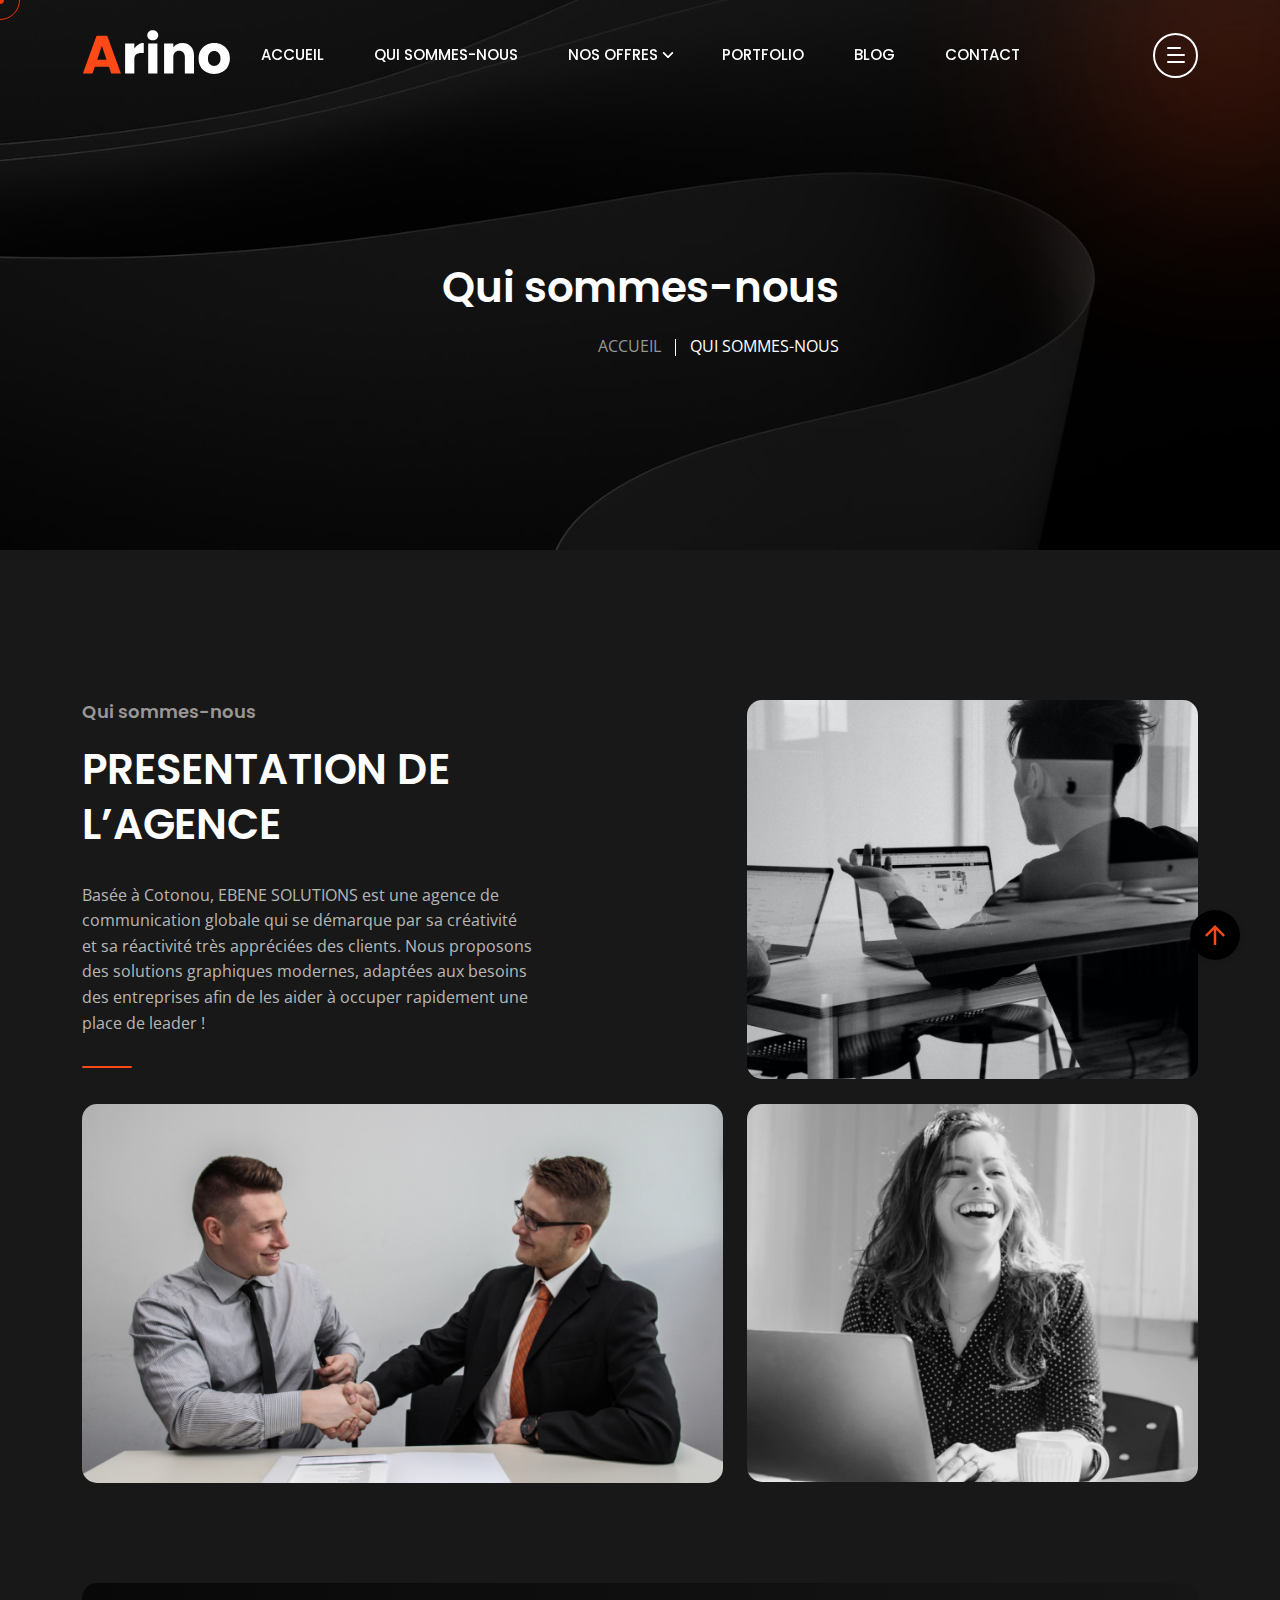
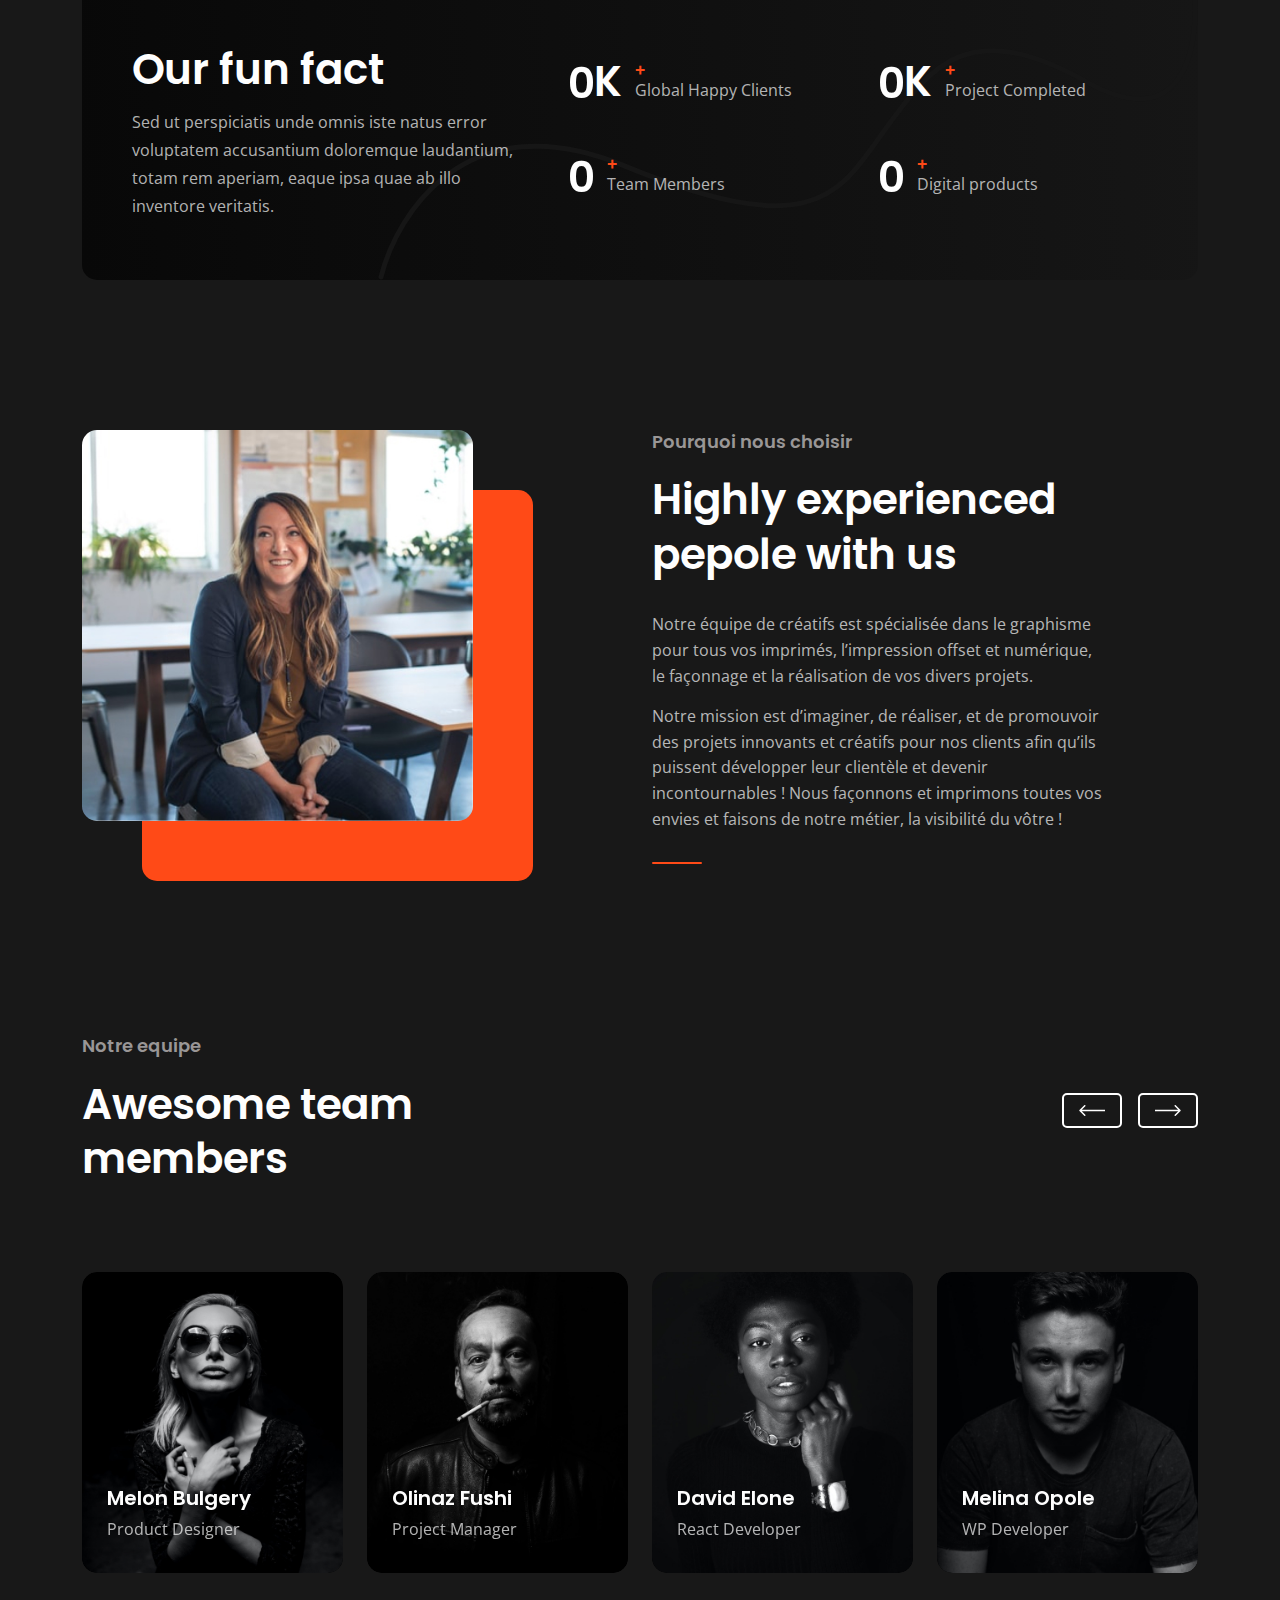
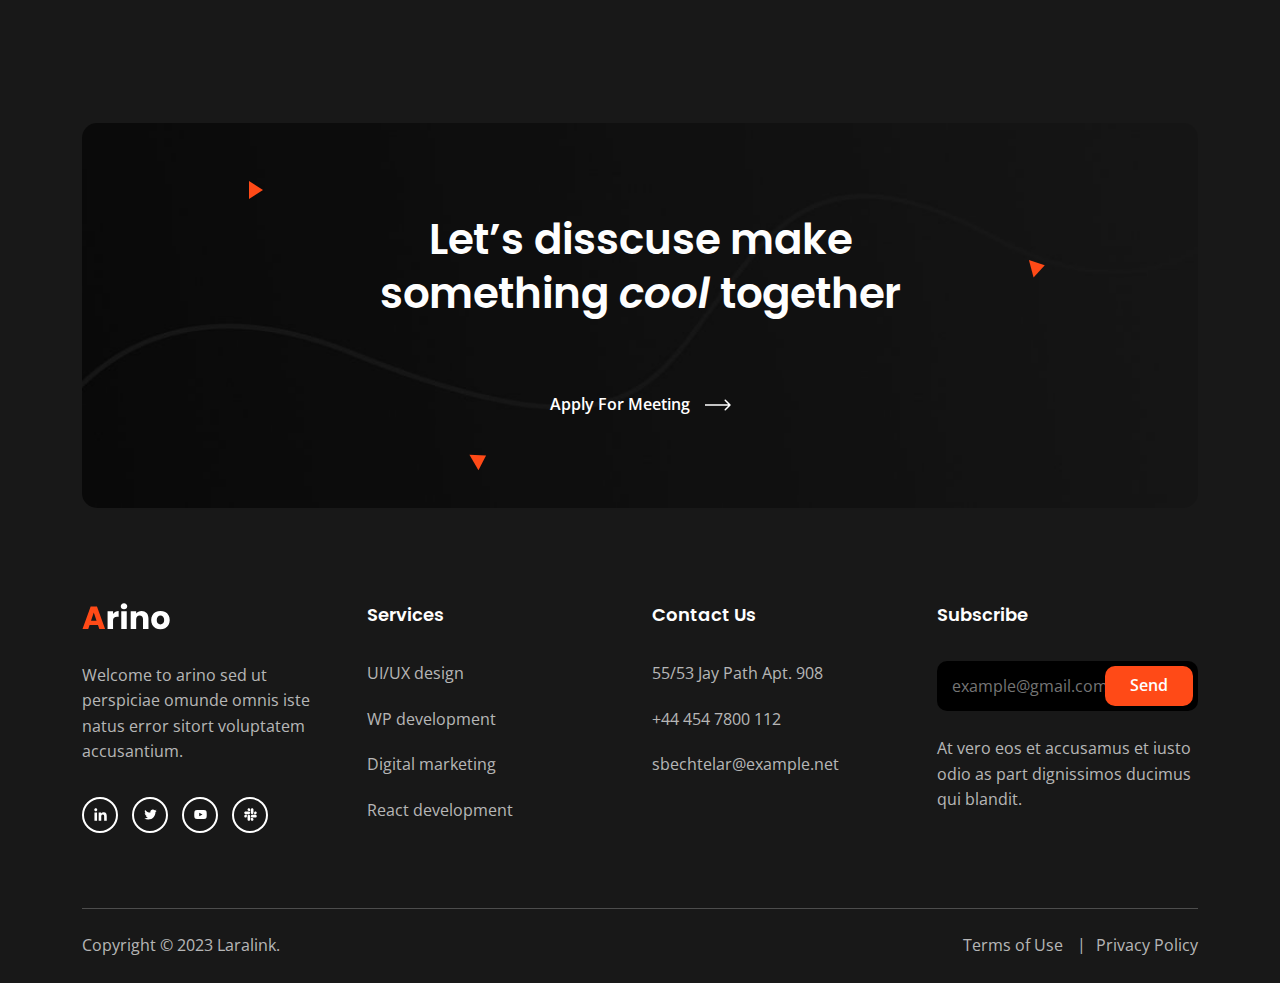
<file: about.html>
<!DOCTYPE html>
<html class="no-js" lang="en">
  <head>
    <!-- Meta Tags -->
    <meta charset="utf-8">
    <meta http-equiv="x-ua-compatible" content="ie=edge">
    <meta name="viewport" content="width=device-width, initial-scale=1">
    <meta name="author" content="Laralink">
    <!-- Favicon Icon -->
    <link rel="icon" href="assets/img/favicon.png">
    <!-- Site Title -->
    <title>Arino - Creative Agency Template</title>
    <link rel="stylesheet" href="assets/css/plugins/bootstrap.min.css">
    <link rel="stylesheet" href="assets/css/plugins/lightgallery.min.css">
    <link rel="stylesheet" href="assets/css/plugins/slick.css">
    <link rel="stylesheet" href="assets/css/plugins/lightgallery.min.css">
    <link rel="stylesheet" href="assets/css/plugins/animate.css">
    <link rel="stylesheet" href="assets/css/style.css">
  </head>
  <body>
    <div class="cs-preloader cs-center">
      <div class="cs-preloader_in"></div>
    </div>
    <!-- Start Header Section -->
    <header class="cs-site_header cs-style1 text-uppercase cs-sticky_header">
      <div class="cs-main_header">
        <div class="container">
          <div class="cs-main_header_in">
            <div class="cs-main_header_left">
              <a class="cs-site_branding" href="index.html">
                <img src="assets/img/logo.svg" alt="Logo">
              </a>
            </div>
            <div class="cs-main_header_center">
              <div class="cs-nav cs-primary_font cs-medium">
                <ul class="cs-nav_list">
                  <li class=" cs-mega_menu">
                    <a href="index.html">Accueil</a>
                  </li>
                  <li><a href="about.html">Qui sommes-nous</a></li>
                  <li class="menu-item-has-children"><a href="service.html">Nos offres</a>
                    <ul>
                      <li><a href="team.html">Notre Equipe</a></li>
                      <li><a href="faq.html">FAQ</a></li>
                    </ul>
                  </li>
                  <li class=" "><a href="portfolio.html">Portfolio</a>
                  </li>
                  <li class=" "><a href="blog.html">Blog</a>
                  </li>
                  <li class=" "><a href="contact.html">Contact</a>
                  </li>
                </ul>
              </div>
            </div>
            <div class="cs-main_header_right">
              <div class="cs-toolbox">
                <span class="cs-icon_btn">
                  <span class="cs-icon_btn_in">
                    <span></span>
                    <span></span>
                    <span></span>
                    <span></span>
                  </span>
                </span>
              </div>
            </div>
          </div>
        </div>
      </div>
    </header>
    <div class="cs-side_header">
      <button class="cs-close"></button>
      <div class="cs-side_header_overlay"></div>
      <div class="cs-side_header_in">
        <div class="cs-side_header_shape"></div>
        <a class="cs-site_branding" href="index.html">
          <img src="assets/img/footer_logo.svg" alt="Logo">
        </a>
        <div class="cs-side_header_box">
          <h2 class="cs-side_header_heading">Do you have a project in your <br> mind? Keep connect us. </h2>
        </div>
        <div class="cs-side_header_box">
          <h3 class="cs-side_header_title cs-primary_color">Contact Us</h3>
          <ul class="cs-contact_info cs-style1 cs-mp0">
            <li>
              <svg width="18" height="18" viewBox="0 0 18 18" fill="none" xmlns="http://www.w3.org/2000/svg">
                <path d="M17 12.5C15.75 12.5 14.55 12.3 13.43 11.93C13.08 11.82 12.69 11.9 12.41 12.17L10.21 14.37C7.38 12.93 5.06 10.62 3.62 7.79L5.82 5.58C6.1 5.31 6.18 4.92 6.07 4.57C5.7 3.45 5.5 2.25 5.5 1C5.5 0.45 5.05 0 4.5 0H1C0.45 0 0 0.45 0 1C0 10.39 7.61 18 17 18C17.55 18 18 17.55 18 17V13.5C18 12.95 17.55 12.5 17 12.5ZM9 0V10L12 7H18V0H9Z" fill="#FF4A17" />
              </svg>
              <span>+44 454 7800 112</span>
            </li>
            <li>
              <svg width="20" height="18" viewBox="0 0 20 18" fill="none" xmlns="http://www.w3.org/2000/svg">
                <path d="M20 6.98V16C20 17.1 19.1 18 18 18H2C0.9 18 0 17.1 0 16V4C0 2.9 0.9 2 2 2H12.1C12.04 2.32 12 2.66 12 3C12 4.48 12.65 5.79 13.67 6.71L10 9L2 4V6L10 11L15.3 7.68C15.84 7.88 16.4 8 17 8C18.13 8 19.16 7.61 20 6.98ZM14 3C14 4.66 15.34 6 17 6C18.66 6 20 4.66 20 3C20 1.34 18.66 0 17 0C15.34 0 14 1.34 14 3Z" fill="#FF4A17" />
              </svg>
              <span>infotech@arino.com</span>
            </li>
            <li>
              <svg width="14" height="20" viewBox="0 0 14 20" fill="none" xmlns="http://www.w3.org/2000/svg">
                <path d="M7 0C3.13 0 0 3.13 0 7C0 12.25 7 20 7 20C7 20 14 12.25 14 7C14 3.13 10.87 0 7 0ZM7 9.5C5.62 9.5 4.5 8.38 4.5 7C4.5 5.62 5.62 4.5 7 4.5C8.38 4.5 9.5 5.62 9.5 7C9.5 8.38 8.38 9.5 7 9.5Z" fill="#FF4A17" />
              </svg>
              <span>50 Wall Street Suite, 44150 <br>Ohio, United States </span>
            </li>
          </ul>
        </div>
        <div class="cs-side_header_box">
          <h3 class="cs-side_header_title cs-primary_color">Subscribe</h3>
          <div class="cs-newsletter cs-style1">
            <form action="#" class="cs-newsletter_form">
              <input type="email" class="cs-newsletter_input" placeholder="example@gmail.com">
              <button class="cs-newsletter_btn">
                <span>Send</span>
              </button>
            </form>
            <div class="cs-newsletter_text">At vero eos et accusamus et iusto odio as part dignissimos ducimus qui blandit.</div>
          </div>
        </div>
        <div class="cs-side_header_box">
          <div class="cs-social_btns cs-style1">
            <a href="#" class="cs-center">
              <svg width="15" height="15" viewBox="0 0 15 15" fill="none" xmlns="http://www.w3.org/2000/svg">
                <path d="M4.04799 13.7497H1.45647V5.4043H4.04799V13.7497ZM2.75084 4.2659C1.92215 4.2659 1.25 3.57952 1.25 2.75084C1.25 2.35279 1.40812 1.97105 1.68958 1.68958C1.97105 1.40812 2.35279 1.25 2.75084 1.25C3.14888 1.25 3.53063 1.40812 3.81209 1.68958C4.09355 1.97105 4.25167 2.35279 4.25167 2.75084C4.25167 3.57952 3.57924 4.2659 2.75084 4.2659ZM13.7472 13.7497H11.1613V9.68722C11.1613 8.71903 11.1417 7.4774 9.81389 7.4774C8.46652 7.4774 8.26004 8.5293 8.26004 9.61747V13.7497H5.67132V5.4043H8.15681V6.54269H8.19308C8.53906 5.887 9.38421 5.19503 10.6451 5.19503C13.2679 5.19503 13.75 6.92215 13.75 9.16546V13.7497H13.7472Z" fill="white"></path>
              </svg>
            </a>
            <a href="#" class="cs-center">
              <svg width="13" height="11" viewBox="0 0 13 11" fill="none" xmlns="http://www.w3.org/2000/svg">
                <path d="M11.4651 2.95396C11.4731 3.065 11.4731 3.17606 11.4731 3.2871C11.4731 6.67383 8.89535 10.5761 4.18402 10.5761C2.73255 10.5761 1.38421 10.1557 0.25 9.42608C0.456226 9.44986 0.654494 9.4578 0.868655 9.4578C2.06629 9.4578 3.16879 9.0533 4.04918 8.36326C2.92291 8.33946 1.97906 7.60183 1.65386 6.5866C1.81251 6.61038 1.97112 6.62624 2.1377 6.62624C2.36771 6.62624 2.59774 6.59451 2.81188 6.53901C1.63802 6.30105 0.757595 5.26996 0.757595 4.02472V3.99301C1.09864 4.18336 1.49524 4.30233 1.91558 4.31818C1.22554 3.85814 0.773464 3.07294 0.773464 2.1846C0.773464 1.70872 0.900344 1.27249 1.12244 0.891774C2.38355 2.44635 4.27919 3.46156 6.40481 3.57262C6.36516 3.38226 6.34136 3.184 6.34136 2.9857C6.34136 1.57388 7.4835 0.423828 8.90323 0.423828C9.64086 0.423828 10.3071 0.733156 10.7751 1.23284C11.354 1.1218 11.9093 0.907643 12.401 0.614185C12.2106 1.20906 11.8061 1.70875 11.2748 2.02598C11.7903 1.97049 12.29 1.82769 12.75 1.62942C12.4011 2.13702 11.9648 2.5891 11.4651 2.95396V2.95396Z" fill="white"></path>
              </svg>
            </a>
            <a href="#" class="cs-center">
              <svg width="13" height="9" viewBox="0 0 13 9" fill="none" xmlns="http://www.w3.org/2000/svg">
                <path d="M12.4888 1.48066C12.345 0.939353 11.9215 0.513038 11.3837 0.368362C10.4089 0.105469 6.5 0.105469 6.5 0.105469C6.5 0.105469 2.59116 0.105469 1.61633 0.368362C1.07853 0.513061 0.65496 0.939353 0.5112 1.48066C0.25 2.4618 0.25 4.50887 0.25 4.50887C0.25 4.50887 0.25 6.55595 0.5112 7.53709C0.65496 8.0784 1.07853 8.48695 1.61633 8.63163C2.59116 8.89452 6.5 8.89452 6.5 8.89452C6.5 8.89452 10.4088 8.89452 11.3837 8.63163C11.9215 8.48695 12.345 8.0784 12.4888 7.53709C12.75 6.55595 12.75 4.50887 12.75 4.50887C12.75 4.50887 12.75 2.4618 12.4888 1.48066V1.48066ZM5.22158 6.36746V2.65029L8.48861 4.50892L5.22158 6.36746V6.36746Z" fill="white"></path>
              </svg>
            </a>
            <a href="#" class="cs-center">
              <svg width="13" height="13" viewBox="0 0 13 13" fill="none" xmlns="http://www.w3.org/2000/svg">
                <path d="M2.87612 8.149C2.87612 8.87165 2.28571 9.46205 1.56306 9.46205C0.840402 9.46205 0.25 8.87165 0.25 8.149C0.25 7.42634 0.840402 6.83594 1.56306 6.83594H2.87612V8.149ZM3.53795 8.149C3.53795 7.42634 4.12835 6.83594 4.851 6.83594C5.57366 6.83594 6.16406 7.42634 6.16406 8.149V11.4369C6.16406 12.1596 5.57366 12.75 4.851 12.75C4.12835 12.75 3.53795 12.1596 3.53795 11.4369V8.149ZM4.851 2.87612C4.12835 2.87612 3.53795 2.28571 3.53795 1.56306C3.53795 0.840402 4.12835 0.25 4.851 0.25C5.57366 0.25 6.16406 0.840402 6.16406 1.56306V2.87612H4.851V2.87612ZM4.851 3.53795C5.57366 3.53795 6.16406 4.12835 6.16406 4.851C6.16406 5.57366 5.57366 6.16406 4.851 6.16406H1.56306C0.840402 6.16406 0.25 5.57366 0.25 4.851C0.25 4.12835 0.840402 3.53795 1.56306 3.53795H4.851V3.53795ZM10.1239 4.851C10.1239 4.12835 10.7143 3.53795 11.4369 3.53795C12.1596 3.53795 12.75 4.12835 12.75 4.851C12.75 5.57366 12.1596 6.16406 11.4369 6.16406H10.1239V4.851V4.851ZM9.46205 4.851C9.46205 5.57366 8.87165 6.16406 8.149 6.16406C7.42634 6.16406 6.83594 5.57366 6.83594 4.851V1.56306C6.83594 0.840402 7.42634 0.25 8.149 0.25C8.87165 0.25 9.46205 0.840402 9.46205 1.56306V4.851V4.851ZM8.149 10.1239C8.87165 10.1239 9.46205 10.7143 9.46205 11.4369C9.46205 12.1596 8.87165 12.75 8.149 12.75C7.42634 12.75 6.83594 12.1596 6.83594 11.4369V10.1239H8.149ZM8.149 9.46205C7.42634 9.46205 6.83594 8.87165 6.83594 8.149C6.83594 7.42634 7.42634 6.83594 8.149 6.83594H11.4369C12.1596 6.83594 12.75 7.42634 12.75 8.149C12.75 8.87165 12.1596 9.46205 11.4369 9.46205H8.149Z" fill="white"></path>
              </svg>
            </a>
          </div>
        </div>
      </div>
    </div>
    <!-- End Header Section -->
    <!-- Start Hero -->
    <div class="cs-page_heading cs-style1 cs-center text-center cs-bg" data-src="assets/img/about_hero_bg.jpeg">
      <div class="container">
        <div class="cs-page_heading_in">
          <h1 class="cs-page_title cs-font_50 cs-white_color">Qui sommes-nous</h1>
          <ol class="breadcrumb text-uppercase">
            <li class="breadcrumb-item">
              <a href="index.html">Accueil</a>
            </li>
            <li class="breadcrumb-item active">Qui sommes-nous</li>
          </ol>
        </div>
      </div>
    </div>
    <!-- End Hero -->
    <div class="cs-height_150 cs-height_lg_80"></div>
    <section>
      <div class="container">
        <div class="row">
          <div class="col-xl-5 col-lg-7">
            <div class="cs-section_heading cs-style1">
              <h3 class="cs-section_subtitle">Qui sommes-nous</h3>
              <h2 class="cs-section_title">PRESENTATION DE L’AGENCE </h2>
              <div class="cs-height_30 cs-height_lg_20"></div>
              <p class="cs-m0">Basée à Cotonou, EBENE SOLUTIONS est une agence de communication globale qui se démarque par sa créativité et sa réactivité très appréciées des clients. Nous proposons des solutions graphiques modernes, adaptées aux besoins des entreprises afin de les aider à occuper rapidement une place de leader !</p>
              <div class="cs-height_30 cs-height_lg_30"></div>
              <div class="cs-separator cs-accent_bg"></div>
              <div class="cs-height_25 cs-height_lg_40"></div>
            </div>
          </div>
          <div class="col-lg-5 offset-xl-2">
            <img src="assets/img/about_img_1.jpeg" alt="" class="w-100 cs-radius_15">
            <div class="cs-height_25 cs-height_lg_25"></div>
          </div>
          <div class="col-lg-7">
            <img src="assets/img/about_img_2.jpeg" alt="" class="w-100 cs-radius_15">
            <div class="cs-height_25 cs-height_lg_25"></div>
          </div>
          <div class="col-lg-5">
            <img src="assets/img/about_img_3.jpeg" alt="" class="w-100 cs-radius_15">
            <div class="cs-height_25 cs-height_lg_25"></div>
          </div>
        </div>
      </div>
    </section>
    <div class="cs-height_75 cs-height_lg_55"></div>
    <!-- Start FunFact -->
    <section>
      <div class="container">
        <div class="cs-funfact_wrap">
          <div class="cs-funfact_shape" data-src="assets/img/funfact_shape_bg.svg"></div>
          <div class="cs-funfact_left">
            <div class="cs-funfact_heading">
              <h2>Our fun fact</h2>
              <p>Sed ut perspiciatis unde omnis iste natus error voluptatem accusantium doloremque laudantium, totam rem aperiam, eaque ipsa quae ab illo inventore veritatis.</p>
            </div>
          </div>
          <div class="cs-funfact_right">
            <div class="cs-funfacts">
              <div class="cs-funfact cs-style1">
                <div class="cs-funfact_number cs-primary_font cs-semi_bold cs-primary_color">
                  <span data-count-to="40" class="odometer"></span>K
                </div>
                <div class="cs-funfact_text">
                  <span class="cs-accent_color">+</span>
                  <p>Global Happy Clients</p>
                </div>
              </div>
              <div class="cs-funfact cs-style1">
                <div class="cs-funfact_number cs-primary_font cs-semi_bold cs-primary_color">
                  <span data-count-to="50" class="odometer"></span>K
                </div>
                <div class="cs-funfact_text">
                  <span class="cs-accent_color">+</span>
                  <p>Project Completed</p>
                </div>
              </div>
              <div class="cs-funfact cs-style1">
                <div class="cs-funfact_number cs-primary_font cs-semi_bold cs-primary_color">
                  <span data-count-to="245" class="odometer"></span>
                </div>
                <div class="cs-funfact_text">
                  <span class="cs-accent_color">+</span>
                  <p>Team Members</p>
                </div>
              </div>
              <div class="cs-funfact cs-style1">
                <div class="cs-funfact_number cs-primary_font cs-semi_bold cs-primary_color">
                  <span data-count-to="550" class="odometer"></span>
                </div>
                <div class="cs-funfact_text">
                  <span class="cs-accent_color">+</span>
                  <p>Digital products</p>
                </div>
              </div>
            </div>
          </div>
        </div>
      </div>
    </section>
    <!-- End FunFact -->
    <div class="cs-height_150 cs-height_lg_80"></div>
    <!-- Start Why Choose -->
    <section>
      <div class="container">
        <div class="row">
          <div class="col-xl-5 col-lg-6">
            <div class="cs-image_layer cs-style1">
              <div class="cs-image_layer_in">
                <img src="assets/img/about_img_4.jpeg" alt="Image" class="w-100 cs-radius_15">
              </div>
            </div>
            <div class="cs-height_0 cs-height_lg_40"></div>
          </div>
          <div class="col-xl-5 offset-xl-1 col-lg-6">
            <div class="cs-section_heading cs-style1">
              <h3 class="cs-section_subtitle">Pourquoi nous choisir</h3>
              <h2 class="cs-section_title">Highly experienced pepole with us</h2>
              <div class="cs-height_30 cs-height_lg_20"></div>
              <p class="cs-m0">Notre équipe de créatifs est spécialisée dans le graphisme pour tous vos imprimés, l’impression offset et numérique, le façonnage et la réalisation de vos divers projets.</p>
              <div class="cs-height_15 cs-height_lg_15"></div>
              <p class="cs-m0">Notre mission est d’imaginer, de réaliser, et de promouvoir des projets innovants et créatifs pour nos clients afin qu’ils puissent développer leur clientèle et devenir incontournables !
                Nous façonnons et imprimons toutes vos envies et faisons de notre métier, la visibilité du vôtre !</p>
              <div class="cs-height_30 cs-height_lg_30"></div>
              <div class="cs-separator cs-accent_bg"></div>
              <div class="cs-height_25 cs-height_lg_0"></div>
            </div>
          </div>
        </div>
      </div>
    </section>
    <!-- End Why Choose -->
    <div class="cs-height_145 cs-height_lg_80"></div>
    <!-- Start Team Section -->
    <section>
      <div class="container">
        <div class="cs-slider cs-style2 cs-gap-24">
          <div class="cs-slider_heading cs-style1">
            <div class="cs-section_heading cs-style1">
              <h3 class="cs-section_subtitle">Notre equipe</h3>
              <h2 class="cs-section_title">Awesome team <br>members </h2>
            </div>
            <div class="cs-slider_arrows cs-style1 cs-primary_color">
              <div class="cs-left_arrow cs-center">
                <svg width="26" height="13" viewBox="0 0 26 13" fill="none" xmlns="http://www.w3.org/2000/svg">
                  <path d="M0.469791 5.96967C0.176899 6.26256 0.176899 6.73744 0.469791 7.03033L5.24276 11.8033C5.53566 12.0962 6.01053 12.0962 6.30342 11.8033C6.59632 11.5104 6.59632 11.0355 6.30342 10.7426L2.06078 6.5L6.30342 2.25736C6.59632 1.96447 6.59632 1.48959 6.30342 1.1967C6.01053 0.903806 5.53566 0.903806 5.24276 1.1967L0.469791 5.96967ZM26.0001 5.75L1.00012 5.75V7.25L26.0001 7.25V5.75Z" fill="currentColor" />
                </svg>
              </div>
              <div class="cs-right_arrow cs-center">
                <svg width="26" height="13" viewBox="0 0 26 13" fill="none" xmlns="http://www.w3.org/2000/svg">
                  <path d="M25.5305 7.03033C25.8233 6.73744 25.8233 6.26256 25.5305 5.96967L20.7575 1.1967C20.4646 0.903806 19.9897 0.903806 19.6968 1.1967C19.4039 1.48959 19.4039 1.96447 19.6968 2.25736L23.9395 6.5L19.6968 10.7426C19.4039 11.0355 19.4039 11.5104 19.6968 11.8033C19.9897 12.0962 20.4646 12.0962 20.7575 11.8033L25.5305 7.03033ZM0.00012207 7.25H25.0001V5.75H0.00012207V7.25Z" fill="currentColor" />
                </svg>
              </div>
            </div>
          </div>
          <div class="cs-height_85 cs-height_lg_45"></div>
          <div class="cs-slider_container" data-autoplay="0" data-loop="1" data-speed="600" data-center="0" data-slides-per-view="responsive" data-xs-slides="1" data-sm-slides="2" data-md-slides="3" data-lg-slides="4" data-add-slides="4">
            <div class="cs-slider_wrapper">
              <div class="cs-slide">
                <div class="cs-team cs-style1">
                  <div class="cs-member_thumb">
                    <img src="assets/img/member_1.jpeg" alt="Member">
                    <div class="cs-member_overlay"></div>
                  </div>
                  <div class="cs-member_info">
                    <h2 class="cs-member_name">Melon Bulgery</h2>
                    <div class="cs-member_designation">Product Designer</div>
                  </div>
                  <div class="cs-member_social cs-primary_color">
                    <a href="#">
                      <svg width="20" height="20" viewBox="0 0 20 20" fill="none" xmlns="http://www.w3.org/2000/svg">
                        <path d="M5.39756 18.333H1.9422V7.20581H5.39756V18.333ZM3.66802 5.68795C2.56311 5.68795 1.6669 4.77277 1.6669 3.66786C1.6669 3.13714 1.87773 2.62814 2.25301 2.25286C2.6283 1.87758 3.13729 1.66675 3.66802 1.66675C4.19875 1.66675 4.70774 1.87758 5.08302 2.25286C5.4583 2.62814 5.66913 3.13714 5.66913 3.66786C5.66913 4.77277 4.77256 5.68795 3.66802 5.68795ZM18.3298 18.333H14.8819V12.9164C14.8819 11.6255 14.8559 9.96995 13.0854 9.96995C11.2889 9.96995 11.0136 11.3725 11.0136 12.8234V18.333H7.56199V7.20581H10.876V8.72367H10.9243C11.3857 7.84941 12.5125 6.92679 14.1937 6.92679C17.6907 6.92679 18.3336 9.22962 18.3336 12.2207V18.333H18.3298Z" fill="currentColor" />
                      </svg>
                    </a>
                    <a href="#">
                      <svg width="18" height="14" viewBox="0 0 18 14" fill="none" xmlns="http://www.w3.org/2000/svg">
                        <path d="M15.6204 3.60521C15.631 3.75325 15.631 3.90133 15.631 4.04938C15.631 8.56502 12.194 13.7681 5.91227 13.7681C3.97697 13.7681 2.17918 13.2076 0.666901 12.2347C0.941869 12.2664 1.20623 12.277 1.49177 12.277C3.08862 12.277 4.55861 11.7377 5.73248 10.8176C4.23078 10.7859 2.97231 9.80236 2.53872 8.44871C2.75024 8.48042 2.96173 8.50158 3.18384 8.50158C3.49051 8.50158 3.79722 8.45926 4.08273 8.38527C2.51759 8.06798 1.34369 6.69321 1.34369 5.03288V4.99059C1.79842 5.2444 2.32723 5.40303 2.88768 5.42416C1.96762 4.81078 1.36485 3.76383 1.36485 2.57939C1.36485 1.94488 1.53403 1.36324 1.83015 0.855618C3.51164 2.92838 6.03915 4.282 8.87331 4.43008C8.82045 4.17627 8.78871 3.91191 8.78871 3.64752C8.78871 1.76509 10.3116 0.231689 12.2045 0.231689C13.188 0.231689 14.0764 0.644126 14.7003 1.31037C15.4723 1.16232 16.2126 0.876777 16.8683 0.485499C16.6144 1.27867 16.0751 1.94491 15.3666 2.3679C16.054 2.2939 16.7202 2.10351 17.3336 1.83915C16.8683 2.51594 16.2867 3.11871 15.6204 3.60521V3.60521Z" fill="currentColor" />
                      </svg>
                    </a>
                    <a href="#">
                      <svg width="18" height="12" viewBox="0 0 18 12" fill="none" xmlns="http://www.w3.org/2000/svg">
                        <path d="M16.9853 1.97421C16.7936 1.25247 16.2289 0.684051 15.5118 0.491149C14.212 0.140625 9.00023 0.140625 9.00023 0.140625C9.00023 0.140625 3.78845 0.140625 2.48868 0.491149C1.7716 0.684081 1.20685 1.25247 1.01517 1.97421C0.666901 3.28241 0.666901 6.01183 0.666901 6.01183C0.666901 6.01183 0.666901 8.74126 1.01517 10.0495C1.20685 10.7712 1.7716 11.3159 2.48868 11.5088C3.78845 11.8594 9.00023 11.8594 9.00023 11.8594C9.00023 11.8594 14.212 11.8594 15.5118 11.5088C16.2289 11.3159 16.7936 10.7712 16.9853 10.0495C17.3336 8.74126 17.3336 6.01183 17.3336 6.01183C17.3336 6.01183 17.3336 3.28241 16.9853 1.97421ZM7.29568 8.48995V3.53372L11.6517 6.01189L7.29568 8.48995Z" fill="currentColor" />
                      </svg>
                    </a>
                    <a href="#">
                      <svg width="18" height="18" viewBox="0 0 18 18" fill="none" xmlns="http://www.w3.org/2000/svg">
                        <path d="M4.16839 11.1987C4.16839 12.1623 3.38119 12.9495 2.41764 12.9495C1.4541 12.9495 0.666901 12.1623 0.666901 11.1987C0.666901 10.2352 1.4541 9.448 2.41764 9.448H4.16839V11.1987ZM5.05083 11.1987C5.05083 10.2352 5.83803 9.448 6.80157 9.448C7.76511 9.448 8.55232 10.2352 8.55232 11.1987V15.5827C8.55232 16.5462 7.76511 17.3334 6.80157 17.3334C5.83803 17.3334 5.05083 16.5462 5.05083 15.5827V11.1987ZM6.80157 4.16824C5.83803 4.16824 5.05083 3.38103 5.05083 2.41749C5.05083 1.45395 5.83803 0.666748 6.80157 0.666748C7.76511 0.666748 8.55232 1.45395 8.55232 2.41749V4.16824H6.80157ZM6.80157 5.05068C7.76511 5.05068 8.55232 5.83788 8.55232 6.80142C8.55232 7.76496 7.76511 8.55217 6.80157 8.55217H2.41764C1.4541 8.55217 0.666901 7.76496 0.666901 6.80142C0.666901 5.83788 1.4541 5.05068 2.41764 5.05068H6.80157ZM13.8321 6.80142C13.8321 5.83788 14.6193 5.05068 15.5828 5.05068C16.5464 5.05068 17.3336 5.83788 17.3336 6.80142C17.3336 7.76496 16.5464 8.55217 15.5828 8.55217H13.8321V6.80142ZM12.9496 6.80142C12.9496 7.76496 12.1624 8.55217 11.1989 8.55217C10.2354 8.55217 9.44815 7.76496 9.44815 6.80142V2.41749C9.44815 1.45395 10.2354 0.666748 11.1989 0.666748C12.1624 0.666748 12.9496 1.45395 12.9496 2.41749V6.80142ZM11.1989 13.8319C12.1624 13.8319 12.9496 14.6191 12.9496 15.5827C12.9496 16.5462 12.1624 17.3334 11.1989 17.3334C10.2354 17.3334 9.44815 16.5462 9.44815 15.5827V13.8319H11.1989ZM11.1989 12.9495C10.2354 12.9495 9.44815 12.1623 9.44815 11.1987C9.44815 10.2352 10.2354 9.448 11.1989 9.448H15.5828C16.5464 9.448 17.3336 10.2352 17.3336 11.1987C17.3336 12.1623 16.5464 12.9495 15.5828 12.9495H11.1989Z" fill="currentColor" />
                      </svg>
                    </a>
                  </div>
                </div>
              </div>
              <!-- .cs-slide -->
              <div class="cs-slide">
                <div class="cs-team cs-style1">
                  <div class="cs-member_thumb">
                    <img src="assets/img/member_2.jpeg" alt="Member">
                    <div class="cs-member_overlay"></div>
                  </div>
                  <div class="cs-member_info">
                    <h2 class="cs-member_name">Olinaz Fushi</h2>
                    <div class="cs-member_designation">Project Manager</div>
                  </div>
                  <div class="cs-member_social cs-primary_color">
                    <a href="#">
                      <svg width="20" height="20" viewBox="0 0 20 20" fill="none" xmlns="http://www.w3.org/2000/svg">
                        <path d="M5.39756 18.333H1.9422V7.20581H5.39756V18.333ZM3.66802 5.68795C2.56311 5.68795 1.6669 4.77277 1.6669 3.66786C1.6669 3.13714 1.87773 2.62814 2.25301 2.25286C2.6283 1.87758 3.13729 1.66675 3.66802 1.66675C4.19875 1.66675 4.70774 1.87758 5.08302 2.25286C5.4583 2.62814 5.66913 3.13714 5.66913 3.66786C5.66913 4.77277 4.77256 5.68795 3.66802 5.68795ZM18.3298 18.333H14.8819V12.9164C14.8819 11.6255 14.8559 9.96995 13.0854 9.96995C11.2889 9.96995 11.0136 11.3725 11.0136 12.8234V18.333H7.56199V7.20581H10.876V8.72367H10.9243C11.3857 7.84941 12.5125 6.92679 14.1937 6.92679C17.6907 6.92679 18.3336 9.22962 18.3336 12.2207V18.333H18.3298Z" fill="currentColor" />
                      </svg>
                    </a>
                    <a href="#">
                      <svg width="18" height="14" viewBox="0 0 18 14" fill="none" xmlns="http://www.w3.org/2000/svg">
                        <path d="M15.6204 3.60521C15.631 3.75325 15.631 3.90133 15.631 4.04938C15.631 8.56502 12.194 13.7681 5.91227 13.7681C3.97697 13.7681 2.17918 13.2076 0.666901 12.2347C0.941869 12.2664 1.20623 12.277 1.49177 12.277C3.08862 12.277 4.55861 11.7377 5.73248 10.8176C4.23078 10.7859 2.97231 9.80236 2.53872 8.44871C2.75024 8.48042 2.96173 8.50158 3.18384 8.50158C3.49051 8.50158 3.79722 8.45926 4.08273 8.38527C2.51759 8.06798 1.34369 6.69321 1.34369 5.03288V4.99059C1.79842 5.2444 2.32723 5.40303 2.88768 5.42416C1.96762 4.81078 1.36485 3.76383 1.36485 2.57939C1.36485 1.94488 1.53403 1.36324 1.83015 0.855618C3.51164 2.92838 6.03915 4.282 8.87331 4.43008C8.82045 4.17627 8.78871 3.91191 8.78871 3.64752C8.78871 1.76509 10.3116 0.231689 12.2045 0.231689C13.188 0.231689 14.0764 0.644126 14.7003 1.31037C15.4723 1.16232 16.2126 0.876777 16.8683 0.485499C16.6144 1.27867 16.0751 1.94491 15.3666 2.3679C16.054 2.2939 16.7202 2.10351 17.3336 1.83915C16.8683 2.51594 16.2867 3.11871 15.6204 3.60521V3.60521Z" fill="currentColor" />
                      </svg>
                    </a>
                    <a href="#">
                      <svg width="18" height="12" viewBox="0 0 18 12" fill="none" xmlns="http://www.w3.org/2000/svg">
                        <path d="M16.9853 1.97421C16.7936 1.25247 16.2289 0.684051 15.5118 0.491149C14.212 0.140625 9.00023 0.140625 9.00023 0.140625C9.00023 0.140625 3.78845 0.140625 2.48868 0.491149C1.7716 0.684081 1.20685 1.25247 1.01517 1.97421C0.666901 3.28241 0.666901 6.01183 0.666901 6.01183C0.666901 6.01183 0.666901 8.74126 1.01517 10.0495C1.20685 10.7712 1.7716 11.3159 2.48868 11.5088C3.78845 11.8594 9.00023 11.8594 9.00023 11.8594C9.00023 11.8594 14.212 11.8594 15.5118 11.5088C16.2289 11.3159 16.7936 10.7712 16.9853 10.0495C17.3336 8.74126 17.3336 6.01183 17.3336 6.01183C17.3336 6.01183 17.3336 3.28241 16.9853 1.97421ZM7.29568 8.48995V3.53372L11.6517 6.01189L7.29568 8.48995Z" fill="currentColor" />
                      </svg>
                    </a>
                    <a href="#">
                      <svg width="18" height="18" viewBox="0 0 18 18" fill="none" xmlns="http://www.w3.org/2000/svg">
                        <path d="M4.16839 11.1987C4.16839 12.1623 3.38119 12.9495 2.41764 12.9495C1.4541 12.9495 0.666901 12.1623 0.666901 11.1987C0.666901 10.2352 1.4541 9.448 2.41764 9.448H4.16839V11.1987ZM5.05083 11.1987C5.05083 10.2352 5.83803 9.448 6.80157 9.448C7.76511 9.448 8.55232 10.2352 8.55232 11.1987V15.5827C8.55232 16.5462 7.76511 17.3334 6.80157 17.3334C5.83803 17.3334 5.05083 16.5462 5.05083 15.5827V11.1987ZM6.80157 4.16824C5.83803 4.16824 5.05083 3.38103 5.05083 2.41749C5.05083 1.45395 5.83803 0.666748 6.80157 0.666748C7.76511 0.666748 8.55232 1.45395 8.55232 2.41749V4.16824H6.80157ZM6.80157 5.05068C7.76511 5.05068 8.55232 5.83788 8.55232 6.80142C8.55232 7.76496 7.76511 8.55217 6.80157 8.55217H2.41764C1.4541 8.55217 0.666901 7.76496 0.666901 6.80142C0.666901 5.83788 1.4541 5.05068 2.41764 5.05068H6.80157ZM13.8321 6.80142C13.8321 5.83788 14.6193 5.05068 15.5828 5.05068C16.5464 5.05068 17.3336 5.83788 17.3336 6.80142C17.3336 7.76496 16.5464 8.55217 15.5828 8.55217H13.8321V6.80142ZM12.9496 6.80142C12.9496 7.76496 12.1624 8.55217 11.1989 8.55217C10.2354 8.55217 9.44815 7.76496 9.44815 6.80142V2.41749C9.44815 1.45395 10.2354 0.666748 11.1989 0.666748C12.1624 0.666748 12.9496 1.45395 12.9496 2.41749V6.80142ZM11.1989 13.8319C12.1624 13.8319 12.9496 14.6191 12.9496 15.5827C12.9496 16.5462 12.1624 17.3334 11.1989 17.3334C10.2354 17.3334 9.44815 16.5462 9.44815 15.5827V13.8319H11.1989ZM11.1989 12.9495C10.2354 12.9495 9.44815 12.1623 9.44815 11.1987C9.44815 10.2352 10.2354 9.448 11.1989 9.448H15.5828C16.5464 9.448 17.3336 10.2352 17.3336 11.1987C17.3336 12.1623 16.5464 12.9495 15.5828 12.9495H11.1989Z" fill="currentColor" />
                      </svg>
                    </a>
                  </div>
                </div>
              </div>
              <!-- .cs-slide -->
              <div class="cs-slide">
                <div class="cs-team cs-style1">
                  <div class="cs-member_thumb">
                    <img src="assets/img/member_3.jpeg" alt="Member">
                    <div class="cs-member_overlay"></div>
                  </div>
                  <div class="cs-member_info">
                    <h2 class="cs-member_name">David Elone</h2>
                    <div class="cs-member_designation">React Developer</div>
                  </div>
                  <div class="cs-member_social cs-primary_color">
                    <a href="#">
                      <svg width="20" height="20" viewBox="0 0 20 20" fill="none" xmlns="http://www.w3.org/2000/svg">
                        <path d="M5.39756 18.333H1.9422V7.20581H5.39756V18.333ZM3.66802 5.68795C2.56311 5.68795 1.6669 4.77277 1.6669 3.66786C1.6669 3.13714 1.87773 2.62814 2.25301 2.25286C2.6283 1.87758 3.13729 1.66675 3.66802 1.66675C4.19875 1.66675 4.70774 1.87758 5.08302 2.25286C5.4583 2.62814 5.66913 3.13714 5.66913 3.66786C5.66913 4.77277 4.77256 5.68795 3.66802 5.68795ZM18.3298 18.333H14.8819V12.9164C14.8819 11.6255 14.8559 9.96995 13.0854 9.96995C11.2889 9.96995 11.0136 11.3725 11.0136 12.8234V18.333H7.56199V7.20581H10.876V8.72367H10.9243C11.3857 7.84941 12.5125 6.92679 14.1937 6.92679C17.6907 6.92679 18.3336 9.22962 18.3336 12.2207V18.333H18.3298Z" fill="currentColor" />
                      </svg>
                    </a>
                    <a href="#">
                      <svg width="18" height="14" viewBox="0 0 18 14" fill="none" xmlns="http://www.w3.org/2000/svg">
                        <path d="M15.6204 3.60521C15.631 3.75325 15.631 3.90133 15.631 4.04938C15.631 8.56502 12.194 13.7681 5.91227 13.7681C3.97697 13.7681 2.17918 13.2076 0.666901 12.2347C0.941869 12.2664 1.20623 12.277 1.49177 12.277C3.08862 12.277 4.55861 11.7377 5.73248 10.8176C4.23078 10.7859 2.97231 9.80236 2.53872 8.44871C2.75024 8.48042 2.96173 8.50158 3.18384 8.50158C3.49051 8.50158 3.79722 8.45926 4.08273 8.38527C2.51759 8.06798 1.34369 6.69321 1.34369 5.03288V4.99059C1.79842 5.2444 2.32723 5.40303 2.88768 5.42416C1.96762 4.81078 1.36485 3.76383 1.36485 2.57939C1.36485 1.94488 1.53403 1.36324 1.83015 0.855618C3.51164 2.92838 6.03915 4.282 8.87331 4.43008C8.82045 4.17627 8.78871 3.91191 8.78871 3.64752C8.78871 1.76509 10.3116 0.231689 12.2045 0.231689C13.188 0.231689 14.0764 0.644126 14.7003 1.31037C15.4723 1.16232 16.2126 0.876777 16.8683 0.485499C16.6144 1.27867 16.0751 1.94491 15.3666 2.3679C16.054 2.2939 16.7202 2.10351 17.3336 1.83915C16.8683 2.51594 16.2867 3.11871 15.6204 3.60521V3.60521Z" fill="currentColor" />
                      </svg>
                    </a>
                    <a href="#">
                      <svg width="18" height="12" viewBox="0 0 18 12" fill="none" xmlns="http://www.w3.org/2000/svg">
                        <path d="M16.9853 1.97421C16.7936 1.25247 16.2289 0.684051 15.5118 0.491149C14.212 0.140625 9.00023 0.140625 9.00023 0.140625C9.00023 0.140625 3.78845 0.140625 2.48868 0.491149C1.7716 0.684081 1.20685 1.25247 1.01517 1.97421C0.666901 3.28241 0.666901 6.01183 0.666901 6.01183C0.666901 6.01183 0.666901 8.74126 1.01517 10.0495C1.20685 10.7712 1.7716 11.3159 2.48868 11.5088C3.78845 11.8594 9.00023 11.8594 9.00023 11.8594C9.00023 11.8594 14.212 11.8594 15.5118 11.5088C16.2289 11.3159 16.7936 10.7712 16.9853 10.0495C17.3336 8.74126 17.3336 6.01183 17.3336 6.01183C17.3336 6.01183 17.3336 3.28241 16.9853 1.97421ZM7.29568 8.48995V3.53372L11.6517 6.01189L7.29568 8.48995Z" fill="currentColor" />
                      </svg>
                    </a>
                    <a href="#">
                      <svg width="18" height="18" viewBox="0 0 18 18" fill="none" xmlns="http://www.w3.org/2000/svg">
                        <path d="M4.16839 11.1987C4.16839 12.1623 3.38119 12.9495 2.41764 12.9495C1.4541 12.9495 0.666901 12.1623 0.666901 11.1987C0.666901 10.2352 1.4541 9.448 2.41764 9.448H4.16839V11.1987ZM5.05083 11.1987C5.05083 10.2352 5.83803 9.448 6.80157 9.448C7.76511 9.448 8.55232 10.2352 8.55232 11.1987V15.5827C8.55232 16.5462 7.76511 17.3334 6.80157 17.3334C5.83803 17.3334 5.05083 16.5462 5.05083 15.5827V11.1987ZM6.80157 4.16824C5.83803 4.16824 5.05083 3.38103 5.05083 2.41749C5.05083 1.45395 5.83803 0.666748 6.80157 0.666748C7.76511 0.666748 8.55232 1.45395 8.55232 2.41749V4.16824H6.80157ZM6.80157 5.05068C7.76511 5.05068 8.55232 5.83788 8.55232 6.80142C8.55232 7.76496 7.76511 8.55217 6.80157 8.55217H2.41764C1.4541 8.55217 0.666901 7.76496 0.666901 6.80142C0.666901 5.83788 1.4541 5.05068 2.41764 5.05068H6.80157ZM13.8321 6.80142C13.8321 5.83788 14.6193 5.05068 15.5828 5.05068C16.5464 5.05068 17.3336 5.83788 17.3336 6.80142C17.3336 7.76496 16.5464 8.55217 15.5828 8.55217H13.8321V6.80142ZM12.9496 6.80142C12.9496 7.76496 12.1624 8.55217 11.1989 8.55217C10.2354 8.55217 9.44815 7.76496 9.44815 6.80142V2.41749C9.44815 1.45395 10.2354 0.666748 11.1989 0.666748C12.1624 0.666748 12.9496 1.45395 12.9496 2.41749V6.80142ZM11.1989 13.8319C12.1624 13.8319 12.9496 14.6191 12.9496 15.5827C12.9496 16.5462 12.1624 17.3334 11.1989 17.3334C10.2354 17.3334 9.44815 16.5462 9.44815 15.5827V13.8319H11.1989ZM11.1989 12.9495C10.2354 12.9495 9.44815 12.1623 9.44815 11.1987C9.44815 10.2352 10.2354 9.448 11.1989 9.448H15.5828C16.5464 9.448 17.3336 10.2352 17.3336 11.1987C17.3336 12.1623 16.5464 12.9495 15.5828 12.9495H11.1989Z" fill="currentColor" />
                      </svg>
                    </a>
                  </div>
                </div>
              </div>
              <!-- .cs-slide -->
              <div class="cs-slide">
                <div class="cs-team cs-style1">
                  <div class="cs-member_thumb">
                    <img src="assets/img/member_4.jpeg" alt="Member">
                    <div class="cs-member_overlay"></div>
                  </div>
                  <div class="cs-member_info">
                    <h2 class="cs-member_name">Melina Opole</h2>
                    <div class="cs-member_designation">WP Developer</div>
                  </div>
                  <div class="cs-member_social cs-primary_color">
                    <a href="#">
                      <svg width="20" height="20" viewBox="0 0 20 20" fill="none" xmlns="http://www.w3.org/2000/svg">
                        <path d="M5.39756 18.333H1.9422V7.20581H5.39756V18.333ZM3.66802 5.68795C2.56311 5.68795 1.6669 4.77277 1.6669 3.66786C1.6669 3.13714 1.87773 2.62814 2.25301 2.25286C2.6283 1.87758 3.13729 1.66675 3.66802 1.66675C4.19875 1.66675 4.70774 1.87758 5.08302 2.25286C5.4583 2.62814 5.66913 3.13714 5.66913 3.66786C5.66913 4.77277 4.77256 5.68795 3.66802 5.68795ZM18.3298 18.333H14.8819V12.9164C14.8819 11.6255 14.8559 9.96995 13.0854 9.96995C11.2889 9.96995 11.0136 11.3725 11.0136 12.8234V18.333H7.56199V7.20581H10.876V8.72367H10.9243C11.3857 7.84941 12.5125 6.92679 14.1937 6.92679C17.6907 6.92679 18.3336 9.22962 18.3336 12.2207V18.333H18.3298Z" fill="currentColor" />
                      </svg>
                    </a>
                    <a href="#">
                      <svg width="18" height="14" viewBox="0 0 18 14" fill="none" xmlns="http://www.w3.org/2000/svg">
                        <path d="M15.6204 3.60521C15.631 3.75325 15.631 3.90133 15.631 4.04938C15.631 8.56502 12.194 13.7681 5.91227 13.7681C3.97697 13.7681 2.17918 13.2076 0.666901 12.2347C0.941869 12.2664 1.20623 12.277 1.49177 12.277C3.08862 12.277 4.55861 11.7377 5.73248 10.8176C4.23078 10.7859 2.97231 9.80236 2.53872 8.44871C2.75024 8.48042 2.96173 8.50158 3.18384 8.50158C3.49051 8.50158 3.79722 8.45926 4.08273 8.38527C2.51759 8.06798 1.34369 6.69321 1.34369 5.03288V4.99059C1.79842 5.2444 2.32723 5.40303 2.88768 5.42416C1.96762 4.81078 1.36485 3.76383 1.36485 2.57939C1.36485 1.94488 1.53403 1.36324 1.83015 0.855618C3.51164 2.92838 6.03915 4.282 8.87331 4.43008C8.82045 4.17627 8.78871 3.91191 8.78871 3.64752C8.78871 1.76509 10.3116 0.231689 12.2045 0.231689C13.188 0.231689 14.0764 0.644126 14.7003 1.31037C15.4723 1.16232 16.2126 0.876777 16.8683 0.485499C16.6144 1.27867 16.0751 1.94491 15.3666 2.3679C16.054 2.2939 16.7202 2.10351 17.3336 1.83915C16.8683 2.51594 16.2867 3.11871 15.6204 3.60521V3.60521Z" fill="currentColor" />
                      </svg>
                    </a>
                    <a href="#">
                      <svg width="18" height="12" viewBox="0 0 18 12" fill="none" xmlns="http://www.w3.org/2000/svg">
                        <path d="M16.9853 1.97421C16.7936 1.25247 16.2289 0.684051 15.5118 0.491149C14.212 0.140625 9.00023 0.140625 9.00023 0.140625C9.00023 0.140625 3.78845 0.140625 2.48868 0.491149C1.7716 0.684081 1.20685 1.25247 1.01517 1.97421C0.666901 3.28241 0.666901 6.01183 0.666901 6.01183C0.666901 6.01183 0.666901 8.74126 1.01517 10.0495C1.20685 10.7712 1.7716 11.3159 2.48868 11.5088C3.78845 11.8594 9.00023 11.8594 9.00023 11.8594C9.00023 11.8594 14.212 11.8594 15.5118 11.5088C16.2289 11.3159 16.7936 10.7712 16.9853 10.0495C17.3336 8.74126 17.3336 6.01183 17.3336 6.01183C17.3336 6.01183 17.3336 3.28241 16.9853 1.97421ZM7.29568 8.48995V3.53372L11.6517 6.01189L7.29568 8.48995Z" fill="currentColor" />
                      </svg>
                    </a>
                    <a href="#">
                      <svg width="18" height="18" viewBox="0 0 18 18" fill="none" xmlns="http://www.w3.org/2000/svg">
                        <path d="M4.16839 11.1987C4.16839 12.1623 3.38119 12.9495 2.41764 12.9495C1.4541 12.9495 0.666901 12.1623 0.666901 11.1987C0.666901 10.2352 1.4541 9.448 2.41764 9.448H4.16839V11.1987ZM5.05083 11.1987C5.05083 10.2352 5.83803 9.448 6.80157 9.448C7.76511 9.448 8.55232 10.2352 8.55232 11.1987V15.5827C8.55232 16.5462 7.76511 17.3334 6.80157 17.3334C5.83803 17.3334 5.05083 16.5462 5.05083 15.5827V11.1987ZM6.80157 4.16824C5.83803 4.16824 5.05083 3.38103 5.05083 2.41749C5.05083 1.45395 5.83803 0.666748 6.80157 0.666748C7.76511 0.666748 8.55232 1.45395 8.55232 2.41749V4.16824H6.80157ZM6.80157 5.05068C7.76511 5.05068 8.55232 5.83788 8.55232 6.80142C8.55232 7.76496 7.76511 8.55217 6.80157 8.55217H2.41764C1.4541 8.55217 0.666901 7.76496 0.666901 6.80142C0.666901 5.83788 1.4541 5.05068 2.41764 5.05068H6.80157ZM13.8321 6.80142C13.8321 5.83788 14.6193 5.05068 15.5828 5.05068C16.5464 5.05068 17.3336 5.83788 17.3336 6.80142C17.3336 7.76496 16.5464 8.55217 15.5828 8.55217H13.8321V6.80142ZM12.9496 6.80142C12.9496 7.76496 12.1624 8.55217 11.1989 8.55217C10.2354 8.55217 9.44815 7.76496 9.44815 6.80142V2.41749C9.44815 1.45395 10.2354 0.666748 11.1989 0.666748C12.1624 0.666748 12.9496 1.45395 12.9496 2.41749V6.80142ZM11.1989 13.8319C12.1624 13.8319 12.9496 14.6191 12.9496 15.5827C12.9496 16.5462 12.1624 17.3334 11.1989 17.3334C10.2354 17.3334 9.44815 16.5462 9.44815 15.5827V13.8319H11.1989ZM11.1989 12.9495C10.2354 12.9495 9.44815 12.1623 9.44815 11.1987C9.44815 10.2352 10.2354 9.448 11.1989 9.448H15.5828C16.5464 9.448 17.3336 10.2352 17.3336 11.1987C17.3336 12.1623 16.5464 12.9495 15.5828 12.9495H11.1989Z" fill="currentColor" />
                      </svg>
                    </a>
                  </div>
                </div>
              </div>
              <!-- .cs-slide -->
              <div class="cs-slide">
                <div class="cs-team cs-style1">
                  <div class="cs-member_thumb">
                    <img src="assets/img/member_1.jpeg" alt="Member">
                    <div class="cs-member_overlay"></div>
                  </div>
                  <div class="cs-member_info">
                    <h2 class="cs-member_name">Melon Bulgery</h2>
                    <div class="cs-member_designation">Product Designer</div>
                  </div>
                  <div class="cs-member_social cs-primary_color">
                    <a href="#">
                      <svg width="20" height="20" viewBox="0 0 20 20" fill="none" xmlns="http://www.w3.org/2000/svg">
                        <path d="M5.39756 18.333H1.9422V7.20581H5.39756V18.333ZM3.66802 5.68795C2.56311 5.68795 1.6669 4.77277 1.6669 3.66786C1.6669 3.13714 1.87773 2.62814 2.25301 2.25286C2.6283 1.87758 3.13729 1.66675 3.66802 1.66675C4.19875 1.66675 4.70774 1.87758 5.08302 2.25286C5.4583 2.62814 5.66913 3.13714 5.66913 3.66786C5.66913 4.77277 4.77256 5.68795 3.66802 5.68795ZM18.3298 18.333H14.8819V12.9164C14.8819 11.6255 14.8559 9.96995 13.0854 9.96995C11.2889 9.96995 11.0136 11.3725 11.0136 12.8234V18.333H7.56199V7.20581H10.876V8.72367H10.9243C11.3857 7.84941 12.5125 6.92679 14.1937 6.92679C17.6907 6.92679 18.3336 9.22962 18.3336 12.2207V18.333H18.3298Z" fill="currentColor" />
                      </svg>
                    </a>
                    <a href="#">
                      <svg width="18" height="14" viewBox="0 0 18 14" fill="none" xmlns="http://www.w3.org/2000/svg">
                        <path d="M15.6204 3.60521C15.631 3.75325 15.631 3.90133 15.631 4.04938C15.631 8.56502 12.194 13.7681 5.91227 13.7681C3.97697 13.7681 2.17918 13.2076 0.666901 12.2347C0.941869 12.2664 1.20623 12.277 1.49177 12.277C3.08862 12.277 4.55861 11.7377 5.73248 10.8176C4.23078 10.7859 2.97231 9.80236 2.53872 8.44871C2.75024 8.48042 2.96173 8.50158 3.18384 8.50158C3.49051 8.50158 3.79722 8.45926 4.08273 8.38527C2.51759 8.06798 1.34369 6.69321 1.34369 5.03288V4.99059C1.79842 5.2444 2.32723 5.40303 2.88768 5.42416C1.96762 4.81078 1.36485 3.76383 1.36485 2.57939C1.36485 1.94488 1.53403 1.36324 1.83015 0.855618C3.51164 2.92838 6.03915 4.282 8.87331 4.43008C8.82045 4.17627 8.78871 3.91191 8.78871 3.64752C8.78871 1.76509 10.3116 0.231689 12.2045 0.231689C13.188 0.231689 14.0764 0.644126 14.7003 1.31037C15.4723 1.16232 16.2126 0.876777 16.8683 0.485499C16.6144 1.27867 16.0751 1.94491 15.3666 2.3679C16.054 2.2939 16.7202 2.10351 17.3336 1.83915C16.8683 2.51594 16.2867 3.11871 15.6204 3.60521V3.60521Z" fill="currentColor" />
                      </svg>
                    </a>
                    <a href="#">
                      <svg width="18" height="12" viewBox="0 0 18 12" fill="none" xmlns="http://www.w3.org/2000/svg">
                        <path d="M16.9853 1.97421C16.7936 1.25247 16.2289 0.684051 15.5118 0.491149C14.212 0.140625 9.00023 0.140625 9.00023 0.140625C9.00023 0.140625 3.78845 0.140625 2.48868 0.491149C1.7716 0.684081 1.20685 1.25247 1.01517 1.97421C0.666901 3.28241 0.666901 6.01183 0.666901 6.01183C0.666901 6.01183 0.666901 8.74126 1.01517 10.0495C1.20685 10.7712 1.7716 11.3159 2.48868 11.5088C3.78845 11.8594 9.00023 11.8594 9.00023 11.8594C9.00023 11.8594 14.212 11.8594 15.5118 11.5088C16.2289 11.3159 16.7936 10.7712 16.9853 10.0495C17.3336 8.74126 17.3336 6.01183 17.3336 6.01183C17.3336 6.01183 17.3336 3.28241 16.9853 1.97421ZM7.29568 8.48995V3.53372L11.6517 6.01189L7.29568 8.48995Z" fill="currentColor" />
                      </svg>
                    </a>
                    <a href="#">
                      <svg width="18" height="18" viewBox="0 0 18 18" fill="none" xmlns="http://www.w3.org/2000/svg">
                        <path d="M4.16839 11.1987C4.16839 12.1623 3.38119 12.9495 2.41764 12.9495C1.4541 12.9495 0.666901 12.1623 0.666901 11.1987C0.666901 10.2352 1.4541 9.448 2.41764 9.448H4.16839V11.1987ZM5.05083 11.1987C5.05083 10.2352 5.83803 9.448 6.80157 9.448C7.76511 9.448 8.55232 10.2352 8.55232 11.1987V15.5827C8.55232 16.5462 7.76511 17.3334 6.80157 17.3334C5.83803 17.3334 5.05083 16.5462 5.05083 15.5827V11.1987ZM6.80157 4.16824C5.83803 4.16824 5.05083 3.38103 5.05083 2.41749C5.05083 1.45395 5.83803 0.666748 6.80157 0.666748C7.76511 0.666748 8.55232 1.45395 8.55232 2.41749V4.16824H6.80157ZM6.80157 5.05068C7.76511 5.05068 8.55232 5.83788 8.55232 6.80142C8.55232 7.76496 7.76511 8.55217 6.80157 8.55217H2.41764C1.4541 8.55217 0.666901 7.76496 0.666901 6.80142C0.666901 5.83788 1.4541 5.05068 2.41764 5.05068H6.80157ZM13.8321 6.80142C13.8321 5.83788 14.6193 5.05068 15.5828 5.05068C16.5464 5.05068 17.3336 5.83788 17.3336 6.80142C17.3336 7.76496 16.5464 8.55217 15.5828 8.55217H13.8321V6.80142ZM12.9496 6.80142C12.9496 7.76496 12.1624 8.55217 11.1989 8.55217C10.2354 8.55217 9.44815 7.76496 9.44815 6.80142V2.41749C9.44815 1.45395 10.2354 0.666748 11.1989 0.666748C12.1624 0.666748 12.9496 1.45395 12.9496 2.41749V6.80142ZM11.1989 13.8319C12.1624 13.8319 12.9496 14.6191 12.9496 15.5827C12.9496 16.5462 12.1624 17.3334 11.1989 17.3334C10.2354 17.3334 9.44815 16.5462 9.44815 15.5827V13.8319H11.1989ZM11.1989 12.9495C10.2354 12.9495 9.44815 12.1623 9.44815 11.1987C9.44815 10.2352 10.2354 9.448 11.1989 9.448H15.5828C16.5464 9.448 17.3336 10.2352 17.3336 11.1987C17.3336 12.1623 16.5464 12.9495 15.5828 12.9495H11.1989Z" fill="currentColor" />
                      </svg>
                    </a>
                  </div>
                </div>
              </div>
              <!-- .cs-slide -->
            </div>
          </div>
          <!-- .cs-slider_container -->
          <div class="cs-pagination cs-style1 cs-hidden_desktop"></div>
        </div>
        <!-- .cs-slider -->
      </div>
    </section>
    <!-- End Team Section -->
    <div class="cs-height_150 cs-height_lg_80"></div>
    <!-- Start CTA -->
    <section>
      <div class="container">
        <div class="cs-cta cs-style1 cs-bg text-center cs-shape_wrap_1 cs-position_1" data-src="assets/img/cta_bg.jpeg">
          <div class="cs-shape_1"></div>
          <div class="cs-shape_1"></div>
          <div class="cs-shape_1"></div>
          <div class="cs-cta_in">
            <h2 class="cs-cta_title cs-semi_bold cs-m0">Let’s disscuse make <br>something <i>cool</i> together </h2>
            <div class="cs-height_70 cs-height_lg_30"></div>
            <a href="contact.html" class="cs-text_btn">
              <span>Apply For Meeting</span>
              <svg width="26" height="12" viewBox="0 0 26 12" fill="none" xmlns="http://www.w3.org/2000/svg">
                <path d="M25.5307 6.53033C25.8236 6.23744 25.8236 5.76256 25.5307 5.46967L20.7577 0.696699C20.4648 0.403806 19.99 0.403806 19.6971 0.696699C19.4042 0.989593 19.4042 1.46447 19.6971 1.75736L23.9397 6L19.6971 10.2426C19.4042 10.5355 19.4042 11.0104 19.6971 11.3033C19.99 11.5962 20.4648 11.5962 20.7577 11.3033L25.5307 6.53033ZM0.000366211 6.75H25.0004V5.25H0.000366211V6.75Z" fill="currentColor" />
              </svg>
            </a>
          </div>
        </div>
      </div>
    </section>
    <!-- End CTA -->
    <!-- Start Footer -->
    <footer class="cs-fooer">
      <div class="cs-fooer_main">
        <div class="container">
          <div class="row">
            <div class="col-lg-3 col-sm-6">
              <div class="cs-footer_item">
                <div class="cs-text_widget">
                  <img src="assets/img/footer_logo.svg" alt="">
                  <p>Welcome to arino sed ut perspiciae omunde omnis iste natus error sitort voluptatem accusantium.</p>
                </div>
                <div class="cs-social_btns cs-style1">
                  <a href="#" class="cs-center">
                    <svg width="15" height="15" viewBox="0 0 15 15" fill="none" xmlns="http://www.w3.org/2000/svg">
                      <path d="M4.04799 13.7497H1.45647V5.4043H4.04799V13.7497ZM2.75084 4.2659C1.92215 4.2659 1.25 3.57952 1.25 2.75084C1.25 2.35279 1.40812 1.97105 1.68958 1.68958C1.97105 1.40812 2.35279 1.25 2.75084 1.25C3.14888 1.25 3.53063 1.40812 3.81209 1.68958C4.09355 1.97105 4.25167 2.35279 4.25167 2.75084C4.25167 3.57952 3.57924 4.2659 2.75084 4.2659ZM13.7472 13.7497H11.1613V9.68722C11.1613 8.71903 11.1417 7.4774 9.81389 7.4774C8.46652 7.4774 8.26004 8.5293 8.26004 9.61747V13.7497H5.67132V5.4043H8.15681V6.54269H8.19308C8.53906 5.887 9.38421 5.19503 10.6451 5.19503C13.2679 5.19503 13.75 6.92215 13.75 9.16546V13.7497H13.7472Z" fill="white" />
                    </svg>
                  </a>
                  <a href="#" class="cs-center">
                    <svg width="13" height="11" viewBox="0 0 13 11" fill="none" xmlns="http://www.w3.org/2000/svg">
                      <path d="M11.4651 2.95396C11.4731 3.065 11.4731 3.17606 11.4731 3.2871C11.4731 6.67383 8.89535 10.5761 4.18402 10.5761C2.73255 10.5761 1.38421 10.1557 0.25 9.42608C0.456226 9.44986 0.654494 9.4578 0.868655 9.4578C2.06629 9.4578 3.16879 9.0533 4.04918 8.36326C2.92291 8.33946 1.97906 7.60183 1.65386 6.5866C1.81251 6.61038 1.97112 6.62624 2.1377 6.62624C2.36771 6.62624 2.59774 6.59451 2.81188 6.53901C1.63802 6.30105 0.757595 5.26996 0.757595 4.02472V3.99301C1.09864 4.18336 1.49524 4.30233 1.91558 4.31818C1.22554 3.85814 0.773464 3.07294 0.773464 2.1846C0.773464 1.70872 0.900344 1.27249 1.12244 0.891774C2.38355 2.44635 4.27919 3.46156 6.40481 3.57262C6.36516 3.38226 6.34136 3.184 6.34136 2.9857C6.34136 1.57388 7.4835 0.423828 8.90323 0.423828C9.64086 0.423828 10.3071 0.733156 10.7751 1.23284C11.354 1.1218 11.9093 0.907643 12.401 0.614185C12.2106 1.20906 11.8061 1.70875 11.2748 2.02598C11.7903 1.97049 12.29 1.82769 12.75 1.62942C12.4011 2.13702 11.9648 2.5891 11.4651 2.95396V2.95396Z" fill="white" />
                    </svg>
                  </a>
                  <a href="#" class="cs-center">
                    <svg width="13" height="9" viewBox="0 0 13 9" fill="none" xmlns="http://www.w3.org/2000/svg">
                      <path d="M12.4888 1.48066C12.345 0.939353 11.9215 0.513038 11.3837 0.368362C10.4089 0.105469 6.5 0.105469 6.5 0.105469C6.5 0.105469 2.59116 0.105469 1.61633 0.368362C1.07853 0.513061 0.65496 0.939353 0.5112 1.48066C0.25 2.4618 0.25 4.50887 0.25 4.50887C0.25 4.50887 0.25 6.55595 0.5112 7.53709C0.65496 8.0784 1.07853 8.48695 1.61633 8.63163C2.59116 8.89452 6.5 8.89452 6.5 8.89452C6.5 8.89452 10.4088 8.89452 11.3837 8.63163C11.9215 8.48695 12.345 8.0784 12.4888 7.53709C12.75 6.55595 12.75 4.50887 12.75 4.50887C12.75 4.50887 12.75 2.4618 12.4888 1.48066V1.48066ZM5.22158 6.36746V2.65029L8.48861 4.50892L5.22158 6.36746V6.36746Z" fill="white" />
                    </svg>
                  </a>
                  <a href="#" class="cs-center">
                    <svg width="13" height="13" viewBox="0 0 13 13" fill="none" xmlns="http://www.w3.org/2000/svg">
                      <path d="M2.87612 8.149C2.87612 8.87165 2.28571 9.46205 1.56306 9.46205C0.840402 9.46205 0.25 8.87165 0.25 8.149C0.25 7.42634 0.840402 6.83594 1.56306 6.83594H2.87612V8.149ZM3.53795 8.149C3.53795 7.42634 4.12835 6.83594 4.851 6.83594C5.57366 6.83594 6.16406 7.42634 6.16406 8.149V11.4369C6.16406 12.1596 5.57366 12.75 4.851 12.75C4.12835 12.75 3.53795 12.1596 3.53795 11.4369V8.149ZM4.851 2.87612C4.12835 2.87612 3.53795 2.28571 3.53795 1.56306C3.53795 0.840402 4.12835 0.25 4.851 0.25C5.57366 0.25 6.16406 0.840402 6.16406 1.56306V2.87612H4.851V2.87612ZM4.851 3.53795C5.57366 3.53795 6.16406 4.12835 6.16406 4.851C6.16406 5.57366 5.57366 6.16406 4.851 6.16406H1.56306C0.840402 6.16406 0.25 5.57366 0.25 4.851C0.25 4.12835 0.840402 3.53795 1.56306 3.53795H4.851V3.53795ZM10.1239 4.851C10.1239 4.12835 10.7143 3.53795 11.4369 3.53795C12.1596 3.53795 12.75 4.12835 12.75 4.851C12.75 5.57366 12.1596 6.16406 11.4369 6.16406H10.1239V4.851V4.851ZM9.46205 4.851C9.46205 5.57366 8.87165 6.16406 8.149 6.16406C7.42634 6.16406 6.83594 5.57366 6.83594 4.851V1.56306C6.83594 0.840402 7.42634 0.25 8.149 0.25C8.87165 0.25 9.46205 0.840402 9.46205 1.56306V4.851V4.851ZM8.149 10.1239C8.87165 10.1239 9.46205 10.7143 9.46205 11.4369C9.46205 12.1596 8.87165 12.75 8.149 12.75C7.42634 12.75 6.83594 12.1596 6.83594 11.4369V10.1239H8.149ZM8.149 9.46205C7.42634 9.46205 6.83594 8.87165 6.83594 8.149C6.83594 7.42634 7.42634 6.83594 8.149 6.83594H11.4369C12.1596 6.83594 12.75 7.42634 12.75 8.149C12.75 8.87165 12.1596 9.46205 11.4369 9.46205H8.149Z" fill="white" />
                    </svg>
                  </a>
                </div>
              </div>
            </div>
            <div class="col-lg-3 col-sm-6">
              <div class="cs-footer_item">
                <h2 class="cs-widget_title">Services</h2>
                <ul class="cs-menu_widget cs-mp0">
                  <li>
                    <a href="service-details.html">UI/UX design</a>
                  </li>
                  <li>
                    <a href="service-details.html">WP development</a>
                  </li>
                  <li>
                    <a href="service-details.html">Digital marketing</a>
                  </li>
                  <li>
                    <a href="service-details.html">React development</a>
                  </li>
                </ul>
              </div>
            </div>
            <div class="col-lg-3 col-sm-6">
              <div class="cs-footer_item">
                <h2 class="cs-widget_title">Contact Us</h2>
                <ul class="cs-menu_widget cs-mp0">
                  <li>55/53 Jay Path Apt. 908</li>
                  <li>+44 454 7800 112</li>
                  <li>sbechtelar@example.net</li>
                </ul>
              </div>
            </div>
            <div class="col-lg-3 col-sm-6">
              <div class="cs-footer_item">
                <h2 class="cs-widget_title">Subscribe</h2>
                <div class="cs-newsletter cs-style1">
                  <form action="#" class="cs-newsletter_form">
                    <input type="email" class="cs-newsletter_input" placeholder="example@gmail.com">
                    <button class="cs-newsletter_btn">
                      <span>Send</span>
                    </button>
                  </form>
                  <div class="cs-newsletter_text">At vero eos et accusamus et iusto odio as part dignissimos ducimus qui blandit.</div>
                </div>
              </div>
            </div>
          </div>
        </div>
      </div>
      <div class="container">
        <div class="cs-bottom_footer">
          <div class="cs-bottom_footer_left">
            <div class="cs-copyright">Copyright © 2023 Laralink.</div>
          </div>
          <div class="cs-bottom_footer_right">
            <ul class="cs-footer_links cs-mp0">
              <li>
                <a href="">Terms of Use</a>
              </li>
              <li>
                <a href="">Privacy Policy</a>
              </li>
            </ul>
          </div>
        </div>
      </div>
    </footer>
    <!-- End Footer -->
    <span class="cs-scrollup">
      <svg width="20" height="20" viewBox="0 0 20 20" fill="none" xmlns="http://www.w3.org/2000/svg">
        <path d="M0 10L1.7625 11.7625L8.75 4.7875V20H11.25V4.7875L18.225 11.775L20 10L10 0L0 10Z" fill="currentColor" />
      </svg>
    </span>
    <!-- Start Video Popup -->
    <div class="cs-video_popup">
      <div class="cs-video_popup_overlay"></div>
      <div class="cs-video_popup_content">
        <div class="cs-video_popup_layer"></div>
        <div class="cs-video_popup_container">
          <div class="cs-video_popup_align">
            <div class="embed-responsive embed-responsive-16by9">
              <iframe class="embed-responsive-item" src="about:blank"></iframe>
            </div>
          </div>
          <div class="cs-video_popup_close"></div>
        </div>
      </div>
    </div>
    <!-- End Video Popup -->
    <!-- Script -->
    <script src="assets/js/plugins/jquery-3.6.0.min.js"></script>
    <script src="assets/js/plugins/isotope.pkg.min.js"></script>
    <script src="assets/js/plugins/jquery.slick.min.js"></script>
    <script src="assets/js/plugins/jquery.counter.min.js"></script>
    <script src="assets/js/plugins/lightgallery.min.js"></script>
    <script src="assets/js/plugins/wow.min.js"></script>
    <script src="assets/js/plugins/gsap.min.js"></script>
    <script src="assets/js/main.js"></script>
  </body>
</html>
</file>
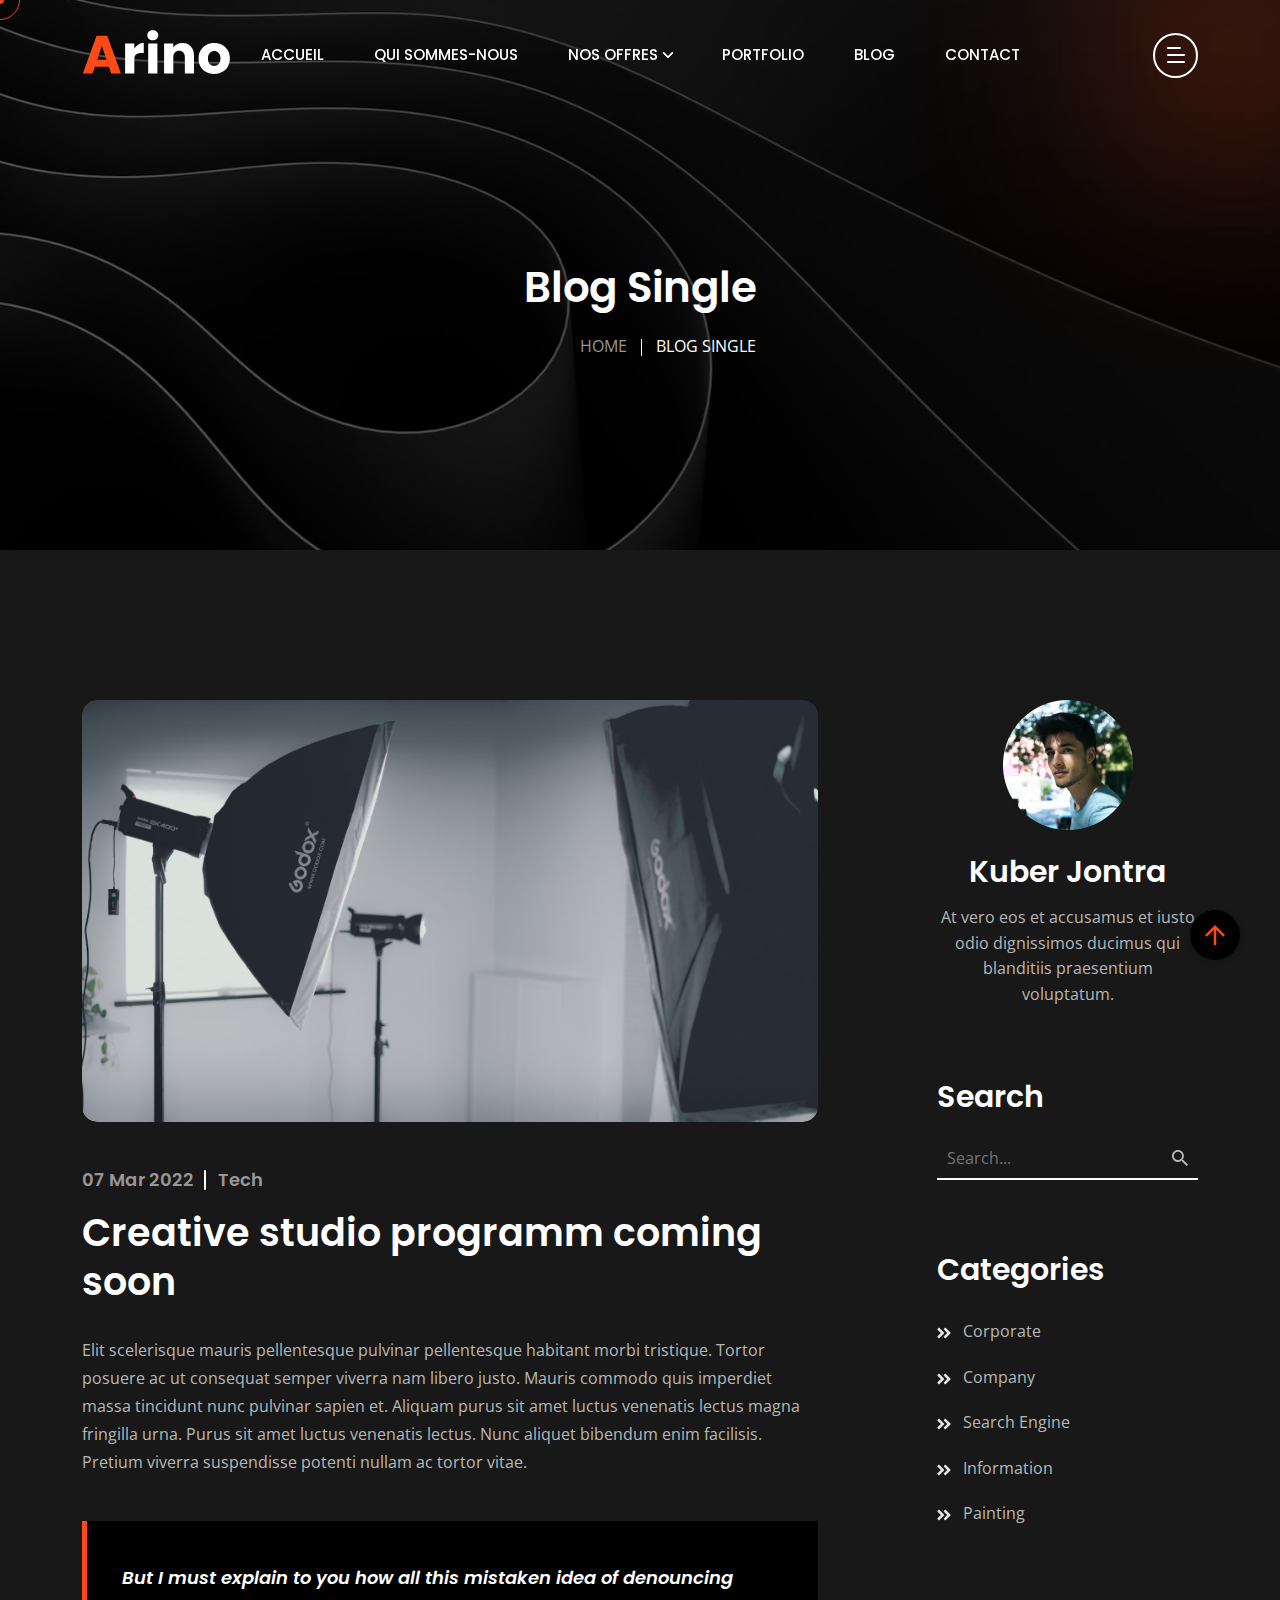
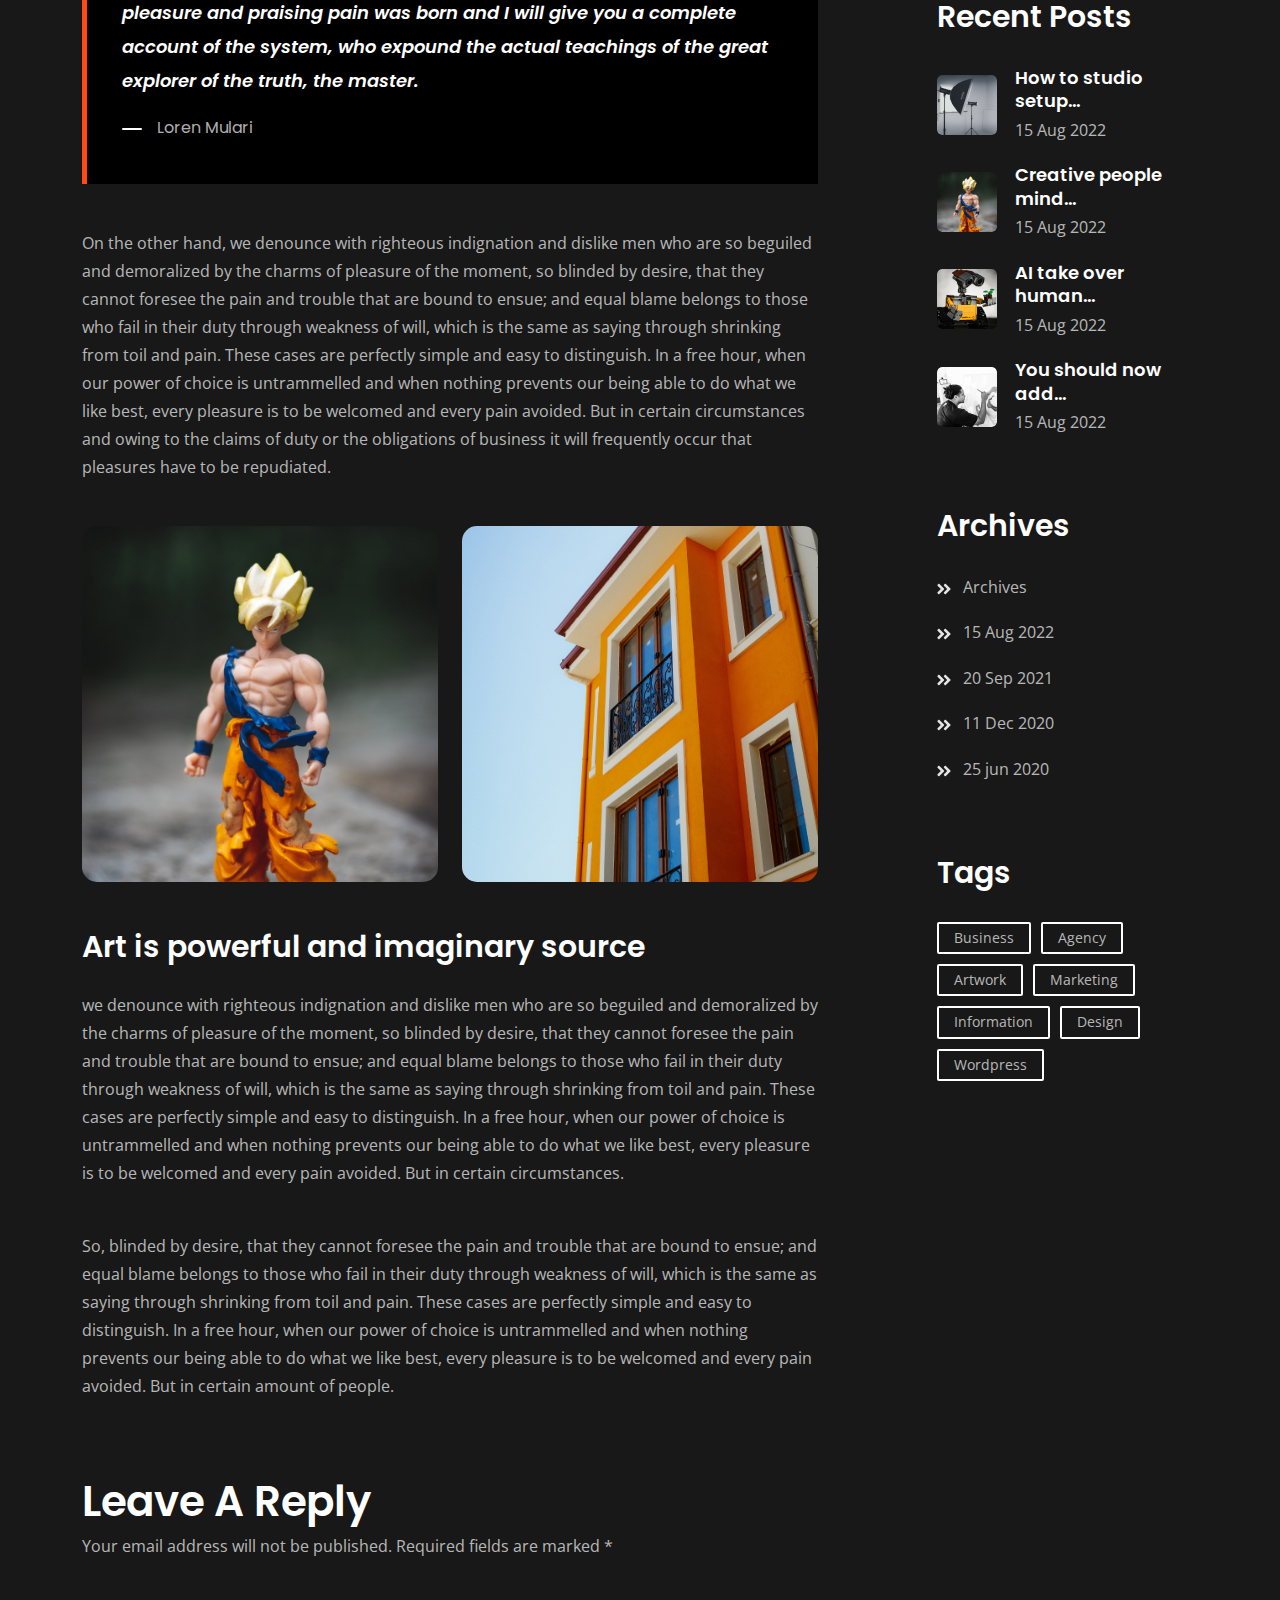
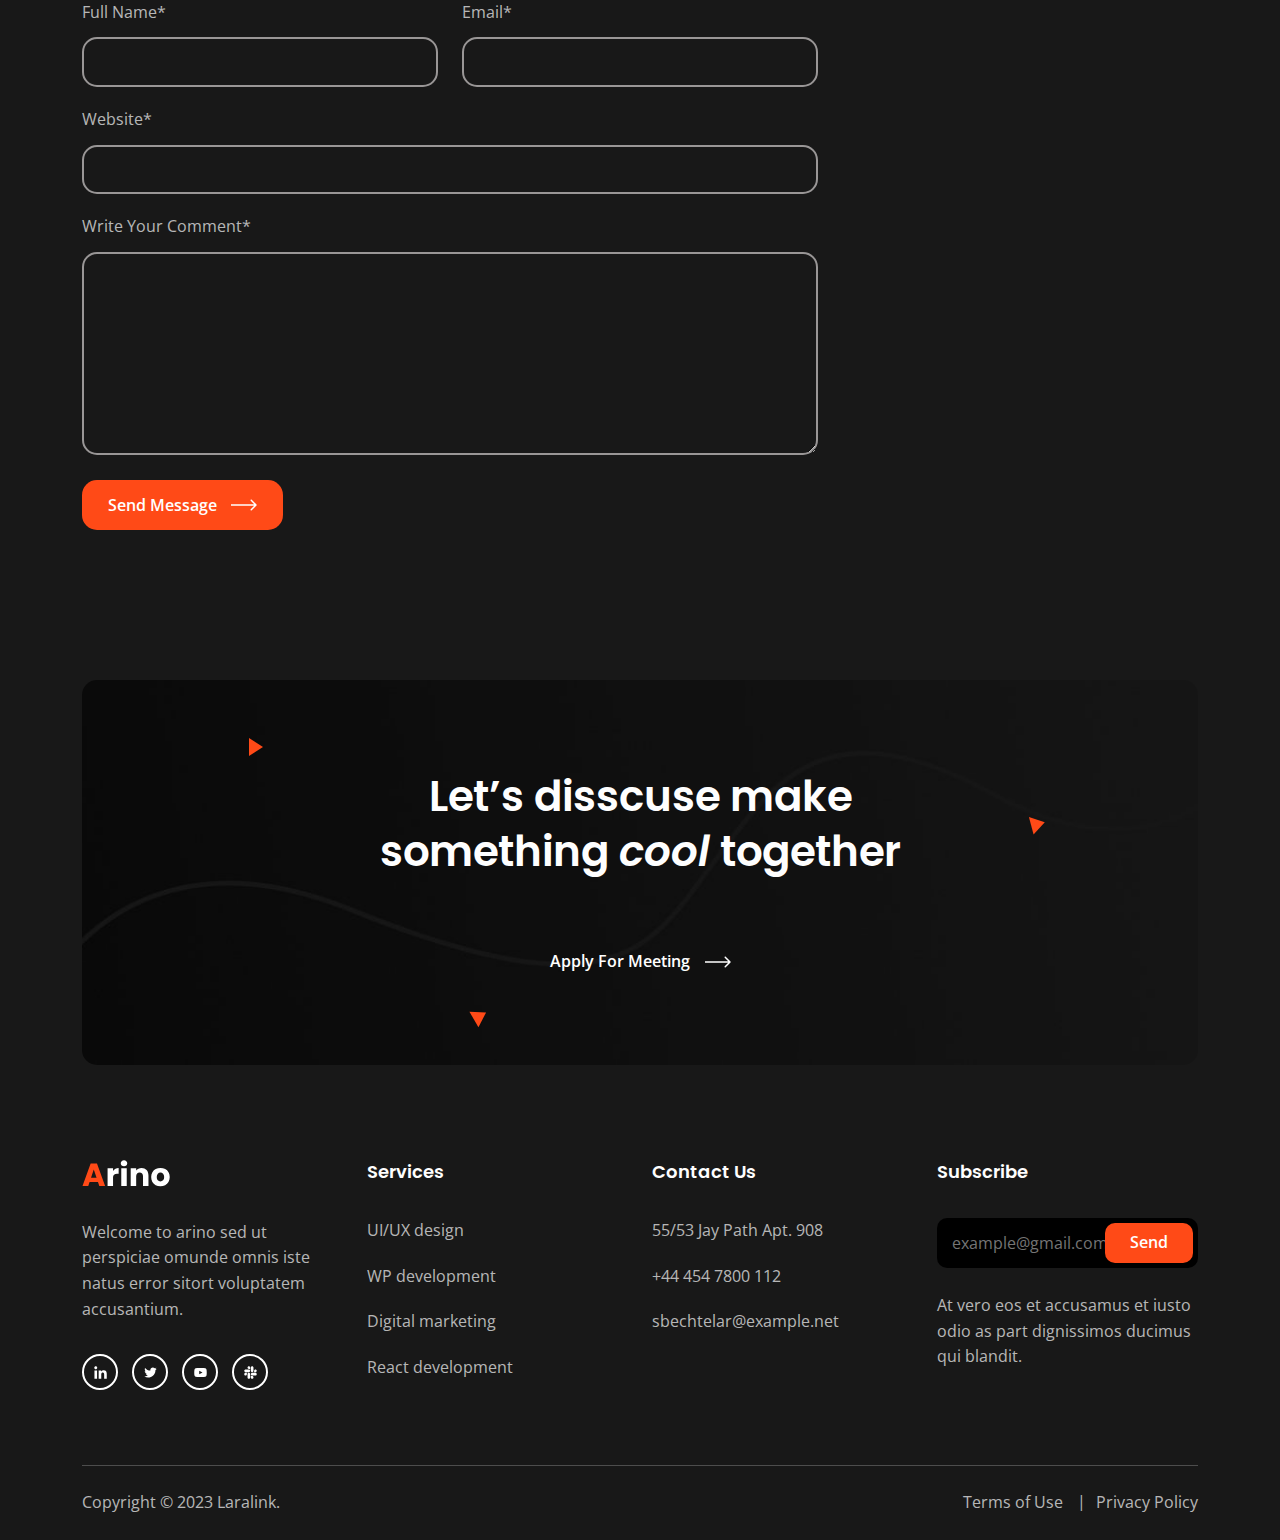
<file: blog-details.html>
<!DOCTYPE html>
<html class="no-js" lang="en">
  <head>
    <!-- Meta Tags -->
    <meta charset="utf-8">
    <meta http-equiv="x-ua-compatible" content="ie=edge">
    <meta name="viewport" content="width=device-width, initial-scale=1">
    <meta name="author" content="Laralink">
    <!-- Favicon Icon -->
    <link rel="icon" href="assets/img/favicon.png">
    <!-- Site Title -->
    <title>Arino - Creative Agency Template</title>
    <link rel="stylesheet" href="assets/css/plugins/bootstrap.min.css">
    <link rel="stylesheet" href="assets/css/plugins/lightgallery.min.css">
    <link rel="stylesheet" href="assets/css/plugins/slick.css">
    <link rel="stylesheet" href="assets/css/plugins/lightgallery.min.css">
    <link rel="stylesheet" href="assets/css/plugins/animate.css">
    <link rel="stylesheet" href="assets/css/style.css">
  </head>
  <body>
    <div class="cs-preloader cs-center">
      <div class="cs-preloader_in"></div>
    </div>
    <!-- Start Header Section -->
    <header class="cs-site_header cs-style1 text-uppercase cs-sticky_header">
      <div class="cs-main_header">
        <div class="container">
          <div class="cs-main_header_in">
            <div class="cs-main_header_left">
              <a class="cs-site_branding" href="index.html">
                <img src="assets/img/logo.svg" alt="Logo">
              </a>
            </div>
            <div class="cs-main_header_center">
              <div class="cs-nav cs-primary_font cs-medium">
                <ul class="cs-nav_list">
                  <li class=" cs-mega_menu">
                    <a href="index.html">Accueil</a>
                  </li>
                  <li><a href="about.html">Qui sommes-nous</a></li>
                  <li class="menu-item-has-children"><a href="service.html">Nos offres</a>
                    <ul>
                      <li><a href="team.html">Team</a></li>
                      <li><a href="faq.html">FAQ</a></li>
                    </ul>
                  </li>
                  <li class=" "><a href="portfolio.html">Portfolio</a>
                  </li>
                  <li class=" "><a href="blog.html">Blog</a>
                  </li>
                  <li class=" "><a href="contact.html">Contact</a>
                  </li>
                </ul>
              </div>
            </div>
            <div class="cs-main_header_right">
              <div class="cs-toolbox">
                <span class="cs-icon_btn">
                  <span class="cs-icon_btn_in">
                    <span></span>
                    <span></span>
                    <span></span>
                    <span></span>
                  </span>
                </span>
              </div>
            </div>
          </div>
        </div>
      </div>
    </header>
    <div class="cs-side_header">
      <button class="cs-close"></button>
      <div class="cs-side_header_overlay"></div>
      <div class="cs-side_header_in">
        <div class="cs-side_header_shape"></div>
        <a class="cs-site_branding" href="index.html">
          <img src="assets/img/footer_logo.svg" alt="Logo">
        </a>
        <div class="cs-side_header_box">
          <h2 class="cs-side_header_heading">Do you have a project in your <br> mind? Keep connect us. </h2>
        </div>
        <div class="cs-side_header_box">
          <h3 class="cs-side_header_title cs-primary_color">Contact Us</h3>
          <ul class="cs-contact_info cs-style1 cs-mp0">
            <li>
              <svg width="18" height="18" viewBox="0 0 18 18" fill="none" xmlns="http://www.w3.org/2000/svg">
                <path d="M17 12.5C15.75 12.5 14.55 12.3 13.43 11.93C13.08 11.82 12.69 11.9 12.41 12.17L10.21 14.37C7.38 12.93 5.06 10.62 3.62 7.79L5.82 5.58C6.1 5.31 6.18 4.92 6.07 4.57C5.7 3.45 5.5 2.25 5.5 1C5.5 0.45 5.05 0 4.5 0H1C0.45 0 0 0.45 0 1C0 10.39 7.61 18 17 18C17.55 18 18 17.55 18 17V13.5C18 12.95 17.55 12.5 17 12.5ZM9 0V10L12 7H18V0H9Z" fill="#FF4A17" />
              </svg>
              <span>+44 454 7800 112</span>
            </li>
            <li>
              <svg width="20" height="18" viewBox="0 0 20 18" fill="none" xmlns="http://www.w3.org/2000/svg">
                <path d="M20 6.98V16C20 17.1 19.1 18 18 18H2C0.9 18 0 17.1 0 16V4C0 2.9 0.9 2 2 2H12.1C12.04 2.32 12 2.66 12 3C12 4.48 12.65 5.79 13.67 6.71L10 9L2 4V6L10 11L15.3 7.68C15.84 7.88 16.4 8 17 8C18.13 8 19.16 7.61 20 6.98ZM14 3C14 4.66 15.34 6 17 6C18.66 6 20 4.66 20 3C20 1.34 18.66 0 17 0C15.34 0 14 1.34 14 3Z" fill="#FF4A17" />
              </svg>
              <span>infotech@arino.com</span>
            </li>
            <li>
              <svg width="14" height="20" viewBox="0 0 14 20" fill="none" xmlns="http://www.w3.org/2000/svg">
                <path d="M7 0C3.13 0 0 3.13 0 7C0 12.25 7 20 7 20C7 20 14 12.25 14 7C14 3.13 10.87 0 7 0ZM7 9.5C5.62 9.5 4.5 8.38 4.5 7C4.5 5.62 5.62 4.5 7 4.5C8.38 4.5 9.5 5.62 9.5 7C9.5 8.38 8.38 9.5 7 9.5Z" fill="#FF4A17" />
              </svg>
              <span>50 Wall Street Suite, 44150 <br>Ohio, United States </span>
            </li>
          </ul>
        </div>
        <div class="cs-side_header_box">
          <h3 class="cs-side_header_title cs-primary_color">Subscribe</h3>
          <div class="cs-newsletter cs-style1">
            <form action="#" class="cs-newsletter_form">
              <input type="email" class="cs-newsletter_input" placeholder="example@gmail.com">
              <button class="cs-newsletter_btn">
                <span>Send</span>
              </button>
            </form>
            <div class="cs-newsletter_text">At vero eos et accusamus et iusto odio as part dignissimos ducimus qui blandit.</div>
          </div>
        </div>
        <div class="cs-side_header_box">
          <div class="cs-social_btns cs-style1">
            <a href="#" class="cs-center">
              <svg width="15" height="15" viewBox="0 0 15 15" fill="none" xmlns="http://www.w3.org/2000/svg">
                <path d="M4.04799 13.7497H1.45647V5.4043H4.04799V13.7497ZM2.75084 4.2659C1.92215 4.2659 1.25 3.57952 1.25 2.75084C1.25 2.35279 1.40812 1.97105 1.68958 1.68958C1.97105 1.40812 2.35279 1.25 2.75084 1.25C3.14888 1.25 3.53063 1.40812 3.81209 1.68958C4.09355 1.97105 4.25167 2.35279 4.25167 2.75084C4.25167 3.57952 3.57924 4.2659 2.75084 4.2659ZM13.7472 13.7497H11.1613V9.68722C11.1613 8.71903 11.1417 7.4774 9.81389 7.4774C8.46652 7.4774 8.26004 8.5293 8.26004 9.61747V13.7497H5.67132V5.4043H8.15681V6.54269H8.19308C8.53906 5.887 9.38421 5.19503 10.6451 5.19503C13.2679 5.19503 13.75 6.92215 13.75 9.16546V13.7497H13.7472Z" fill="white"></path>
              </svg>
            </a>
            <a href="#" class="cs-center">
              <svg width="13" height="11" viewBox="0 0 13 11" fill="none" xmlns="http://www.w3.org/2000/svg">
                <path d="M11.4651 2.95396C11.4731 3.065 11.4731 3.17606 11.4731 3.2871C11.4731 6.67383 8.89535 10.5761 4.18402 10.5761C2.73255 10.5761 1.38421 10.1557 0.25 9.42608C0.456226 9.44986 0.654494 9.4578 0.868655 9.4578C2.06629 9.4578 3.16879 9.0533 4.04918 8.36326C2.92291 8.33946 1.97906 7.60183 1.65386 6.5866C1.81251 6.61038 1.97112 6.62624 2.1377 6.62624C2.36771 6.62624 2.59774 6.59451 2.81188 6.53901C1.63802 6.30105 0.757595 5.26996 0.757595 4.02472V3.99301C1.09864 4.18336 1.49524 4.30233 1.91558 4.31818C1.22554 3.85814 0.773464 3.07294 0.773464 2.1846C0.773464 1.70872 0.900344 1.27249 1.12244 0.891774C2.38355 2.44635 4.27919 3.46156 6.40481 3.57262C6.36516 3.38226 6.34136 3.184 6.34136 2.9857C6.34136 1.57388 7.4835 0.423828 8.90323 0.423828C9.64086 0.423828 10.3071 0.733156 10.7751 1.23284C11.354 1.1218 11.9093 0.907643 12.401 0.614185C12.2106 1.20906 11.8061 1.70875 11.2748 2.02598C11.7903 1.97049 12.29 1.82769 12.75 1.62942C12.4011 2.13702 11.9648 2.5891 11.4651 2.95396V2.95396Z" fill="white"></path>
              </svg>
            </a>
            <a href="#" class="cs-center">
              <svg width="13" height="9" viewBox="0 0 13 9" fill="none" xmlns="http://www.w3.org/2000/svg">
                <path d="M12.4888 1.48066C12.345 0.939353 11.9215 0.513038 11.3837 0.368362C10.4089 0.105469 6.5 0.105469 6.5 0.105469C6.5 0.105469 2.59116 0.105469 1.61633 0.368362C1.07853 0.513061 0.65496 0.939353 0.5112 1.48066C0.25 2.4618 0.25 4.50887 0.25 4.50887C0.25 4.50887 0.25 6.55595 0.5112 7.53709C0.65496 8.0784 1.07853 8.48695 1.61633 8.63163C2.59116 8.89452 6.5 8.89452 6.5 8.89452C6.5 8.89452 10.4088 8.89452 11.3837 8.63163C11.9215 8.48695 12.345 8.0784 12.4888 7.53709C12.75 6.55595 12.75 4.50887 12.75 4.50887C12.75 4.50887 12.75 2.4618 12.4888 1.48066V1.48066ZM5.22158 6.36746V2.65029L8.48861 4.50892L5.22158 6.36746V6.36746Z" fill="white"></path>
              </svg>
            </a>
            <a href="#" class="cs-center">
              <svg width="13" height="13" viewBox="0 0 13 13" fill="none" xmlns="http://www.w3.org/2000/svg">
                <path d="M2.87612 8.149C2.87612 8.87165 2.28571 9.46205 1.56306 9.46205C0.840402 9.46205 0.25 8.87165 0.25 8.149C0.25 7.42634 0.840402 6.83594 1.56306 6.83594H2.87612V8.149ZM3.53795 8.149C3.53795 7.42634 4.12835 6.83594 4.851 6.83594C5.57366 6.83594 6.16406 7.42634 6.16406 8.149V11.4369C6.16406 12.1596 5.57366 12.75 4.851 12.75C4.12835 12.75 3.53795 12.1596 3.53795 11.4369V8.149ZM4.851 2.87612C4.12835 2.87612 3.53795 2.28571 3.53795 1.56306C3.53795 0.840402 4.12835 0.25 4.851 0.25C5.57366 0.25 6.16406 0.840402 6.16406 1.56306V2.87612H4.851V2.87612ZM4.851 3.53795C5.57366 3.53795 6.16406 4.12835 6.16406 4.851C6.16406 5.57366 5.57366 6.16406 4.851 6.16406H1.56306C0.840402 6.16406 0.25 5.57366 0.25 4.851C0.25 4.12835 0.840402 3.53795 1.56306 3.53795H4.851V3.53795ZM10.1239 4.851C10.1239 4.12835 10.7143 3.53795 11.4369 3.53795C12.1596 3.53795 12.75 4.12835 12.75 4.851C12.75 5.57366 12.1596 6.16406 11.4369 6.16406H10.1239V4.851V4.851ZM9.46205 4.851C9.46205 5.57366 8.87165 6.16406 8.149 6.16406C7.42634 6.16406 6.83594 5.57366 6.83594 4.851V1.56306C6.83594 0.840402 7.42634 0.25 8.149 0.25C8.87165 0.25 9.46205 0.840402 9.46205 1.56306V4.851V4.851ZM8.149 10.1239C8.87165 10.1239 9.46205 10.7143 9.46205 11.4369C9.46205 12.1596 8.87165 12.75 8.149 12.75C7.42634 12.75 6.83594 12.1596 6.83594 11.4369V10.1239H8.149ZM8.149 9.46205C7.42634 9.46205 6.83594 8.87165 6.83594 8.149C6.83594 7.42634 7.42634 6.83594 8.149 6.83594H11.4369C12.1596 6.83594 12.75 7.42634 12.75 8.149C12.75 8.87165 12.1596 9.46205 11.4369 9.46205H8.149Z" fill="white"></path>
              </svg>
            </a>
          </div>
        </div>
      </div>
    </div>
    <!-- End Header Section -->
    <!-- Start Hero -->
    <div class="cs-page_heading cs-style1 cs-center text-center cs-bg" data-src="assets/img/blog_details_hero_bg.jpeg">
      <div class="container">
        <div class="cs-page_heading_in">
          <h1 class="cs-page_title cs-font_50 cs-white_color">Blog Single</h1>
          <ol class="breadcrumb text-uppercase">
            <li class="breadcrumb-item">
              <a href="index.html">Home</a>
            </li>
            <li class="breadcrumb-item active">Blog Single</li>
          </ol>
        </div>
      </div>
    </div>
    <!-- End Hero -->
    <div class="cs-height_150 cs-height_lg_80"></div>
    <!-- Start Blogs -->
    <section>
      <div class="container">
        <div class="row">
          <div class="col-lg-8">
            <div class="cs-post cs-style2">
              <div class="cs-post_thumb cs-radius_15">
                <img src="assets/img/post_5.jpeg" alt="Post" class="w-100 cs-radius_15">
              </div>
              <div class="cs-post_info">
                <div class="cs-post_meta cs-style1 cs-ternary_color cs-semi_bold cs-primary_font">
                  <span class="cs-posted_by">07 Mar 2022</span>
                  <a href="#" class="cs-post_avatar">Tech</a>
                </div>
                <h2 class="cs-post_title">Creative studio programm coming soon</h2>
                <p>Elit scelerisque mauris pellentesque pulvinar pellentesque habitant morbi tristique. Tortor posuere ac ut consequat semper viverra nam libero justo. Mauris commodo quis imperdiet massa tincidunt nunc pulvinar sapien et. Aliquam purus sit amet luctus venenatis lectus magna fringilla urna. Purus sit amet luctus venenatis lectus. Nunc aliquet bibendum enim facilisis. Pretium viverra suspendisse potenti nullam ac tortor vitae.</p>
                <blockquote class="cs-primary_font"> But I must explain to you how all this mistaken idea of denouncing pleasure and praising pain was born and I will give you a complete account of the system, who expound the actual teachings of the great explorer of the truth, the master. <small>Loren Mulari</small>
                </blockquote>
                <p>On the other hand, we denounce with righteous indignation and dislike men who are so beguiled and demoralized by the charms of pleasure of the moment, so blinded by desire, that they cannot foresee the pain and trouble that are bound to ensue; and equal blame belongs to those who fail in their duty through weakness of will, which is the same as saying through shrinking from toil and pain. These cases are perfectly simple and easy to distinguish. In a free hour, when our power of choice is untrammelled and when nothing prevents our being able to do what we like best, every pleasure is to be welcomed and every pain avoided. But in certain circumstances and owing to the claims of duty or the obligations of business it will frequently occur that pleasures have to be repudiated.</p>
                <div class="row">
                  <div class="col-md-6">
                    <img src="assets/img/blog_details_img_1.jpeg" alt="Blog Details" class="cs-radius_15 w-100">
                    <div class="cs-height_45 cs-height_lg_45"></div>
                  </div>
                  <div class="col-md-6">
                    <img src="assets/img/blog_details_img_2.jpeg" alt="Blog Details" class="cs-radius_15 w-100">
                    <div class="cs-height_45 cs-height_lg_45"></div>
                  </div>
                </div>
                <h3>Art is powerful and imaginary source</h3>
                <p>we denounce with righteous indignation and dislike men who are so beguiled and demoralized by the charms of pleasure of the moment, so blinded by desire, that they cannot foresee the pain and trouble that are bound to ensue; and equal blame belongs to those who fail in their duty through weakness of will, which is the same as saying through shrinking from toil and pain. These cases are perfectly simple and easy to distinguish. In a free hour, when our power of choice is untrammelled and when nothing prevents our being able to do what we like best, every pleasure is to be welcomed and every pain avoided. But in certain circumstances.</p>
                <p>So, blinded by desire, that they cannot foresee the pain and trouble that are bound to ensue; and equal blame belongs to those who fail in their duty through weakness of will, which is the same as saying through shrinking from toil and pain. These cases are perfectly simple and easy to distinguish. In a free hour, when our power of choice is untrammelled and when nothing prevents our being able to do what we like best, every pleasure is to be welcomed and every pain avoided. But in certain amount of people.</p>
              </div>
            </div>
            <div class="cs-height_30 cs-height_lg_30"></div>
            <h2 class="cs-font_50 cs-m0">Leave A Reply</h2>
            <div class="cs-height_5 cs-height_lg_5"></div>
            <p class="cs-m0">Your email address will not be published. Required fields are marked *</p>
            <div class="cs-height_40 cs-height_lg_30"></div>
            <form action="#" class="row">
              <div class="col-lg-6">
                <label>Full Name*</label>
                <input type="text" class="cs-form_field">
                <div class="cs-height_20 cs-height_lg_20"></div>
              </div>
              <div class="col-lg-6">
                <label>Email*</label>
                <input type="text" class="cs-form_field">
                <div class="cs-height_20 cs-height_lg_20"></div>
              </div>
              <div class="col-lg-12">
                <label>Website*</label>
                <input type="text" class="cs-form_field">
                <div class="cs-height_20 cs-height_lg_20"></div>
              </div>
              <div class="col-lg-12">
                <label>Write Your Comment*</label>
                <textarea cols="30" rows="7" class="cs-form_field"></textarea>
                <div class="cs-height_25 cs-height_lg_25"></div>
              </div>
              <div class="col-lg-12">
                <button class="cs-btn cs-style1">
                  <span>Send Message</span>
                  <svg width="26" height="12" viewBox="0 0 26 12" fill="none" xmlns="http://www.w3.org/2000/svg">
                    <path d="M25.5303 6.53033C25.8232 6.23744 25.8232 5.76256 25.5303 5.46967L20.7574 0.696699C20.4645 0.403806 19.9896 0.403806 19.6967 0.696699C19.4038 0.989593 19.4038 1.46447 19.6967 1.75736L23.9393 6L19.6967 10.2426C19.4038 10.5355 19.4038 11.0104 19.6967 11.3033C19.9896 11.5962 20.4645 11.5962 20.7574 11.3033L25.5303 6.53033ZM0 6.75H25V5.25H0V6.75Z" fill="currentColor" />
                  </svg>
                </button>
              </div>
            </form>
          </div>
          <div class="col-xl-3 col-lg-4 offset-xl-1">
            <div class="cs-height_0 cs-height_lg_80"></div>
            <div class="cs-sidebar cs-right_sidebar cs-accent_5_bg_2">
              <div class="cs-sidebar_item author_search text-center">
                <div class="cs-author_card">
                  <img src="assets/img/avatar_1.png" alt="Aauthor">
                  <h3>Kuber Jontra</h3>
                  <p>At vero eos et accusamus et iusto odio dignissimos ducimus qui blanditiis praesentium voluptatum.</p>
                </div>
              </div>
              <div class="cs-sidebar_item widget_search">
                <h4 class="cs-sidebar_widget_title">Search</h4>
                <form class="cs-sidebar_search" action="#">
                  <input type="text" placeholder="Search...">
                  <button class="cs-sidebar_search_btn">
                    <svg width="16" height="16" viewBox="0 0 16 16" fill="none" xmlns="http://www.w3.org/2000/svg">
                      <path d="M11.4351 10.0629H10.7124L10.4563 9.81589C11.3528 8.77301 11.8925 7.4191 11.8925 5.94625C11.8925 2.66209 9.23042 0 5.94625 0C2.66209 0 0 2.66209 0 5.94625C0 9.23042 2.66209 11.8925 5.94625 11.8925C7.4191 11.8925 8.77301 11.3528 9.81589 10.4563L10.0629 10.7124V11.4351L14.6369 16L16 14.6369L11.4351 10.0629ZM5.94625 10.0629C3.66838 10.0629 1.82962 8.22413 1.82962 5.94625C1.82962 3.66838 3.66838 1.82962 5.94625 1.82962C8.22413 1.82962 10.0629 3.66838 10.0629 5.94625C10.0629 8.22413 8.22413 10.0629 5.94625 10.0629Z" fill="currentColor" />
                    </svg>
                  </button>
                </form>
              </div>
              <div class="cs-sidebar_item widget_categories">
                <h4 class="cs-sidebar_widget_title">Categories</h4>
                <ul>
                  <li class="cat-item">
                    <a href="#">Corporate</a>
                  </li>
                  <li class="cat-item">
                    <a href="#">Company</a>
                  </li>
                  <li class="cat-item">
                    <a href="#">Search Engine</a>
                  </li>
                  <li class="cat-item">
                    <a href="#">Information</a>
                  </li>
                  <li class="cat-item">
                    <a href="#">Painting</a>
                  </li>
                </ul>
              </div>
              <div class="cs-sidebar_item">
                <h4 class="cs-sidebar_widget_title">Recent Posts</h4>
                <ul class="cs-recent_posts">
                  <li>
                    <div class="cs-recent_post">
                      <a href="#" class="cs-recent_post_thumb">
                        <div class="cs-recent_post_thumb_in cs-bg" data-src="assets/img/recent_post_1.jpeg"></div>
                      </a>
                      <div class="cs-recent_post_info">
                        <h3 class="cs-recent_post_title">
                          <a href="#">How to studio setup...</a>
                        </h3>
                        <div class="cs-recent_post_date cs-primary_40_color">15 Aug 2022</div>
                      </div>
                    </div>
                  </li>
                  <li>
                    <div class="cs-recent_post">
                      <a href="#" class="cs-recent_post_thumb">
                        <div class="cs-recent_post_thumb_in cs-bg" data-src="assets/img/recent_post_2.jpeg"></div>
                      </a>
                      <div class="cs-recent_post_info">
                        <h3 class="cs-recent_post_title">
                          <a href="#">Creative people mind...</a>
                        </h3>
                        <div class="cs-recent_post_date cs-primary_40_color">15 Aug 2022</div>
                      </div>
                    </div>
                  </li>
                  <li>
                    <div class="cs-recent_post">
                      <a href="#" class="cs-recent_post_thumb">
                        <div class="cs-recent_post_thumb_in cs-bg" data-src="assets/img/recent_post_3.jpeg"></div>
                      </a>
                      <div class="cs-recent_post_info">
                        <h3 class="cs-recent_post_title">
                          <a href="#">AI take over human...</a>
                        </h3>
                        <div class="cs-recent_post_date cs-primary_40_color">15 Aug 2022</div>
                      </div>
                    </div>
                  </li>
                  <li>
                    <div class="cs-recent_post">
                      <a href="#" class="cs-recent_post_thumb">
                        <div class="cs-recent_post_thumb_in cs-bg" data-src="assets/img/recent_post_4.jpeg"></div>
                      </a>
                      <div class="cs-recent_post_info">
                        <h3 class="cs-recent_post_title">
                          <a href="#">You should now add...</a>
                        </h3>
                        <div class="cs-recent_post_date cs-primary_40_color">15 Aug 2022</div>
                      </div>
                    </div>
                  </li>
                </ul>
              </div>
              <div class="cs-sidebar_item widget_archive">
                <h4 class="cs-sidebar_widget_title">Archives</h4>
                <ul>
                  <li>
                    <a href="#">Archives</a>
                  </li>
                  <li>
                    <a href="#">15 Aug 2022</a>
                  </li>
                  <li>
                    <a href="#">20 Sep 2021</a>
                  </li>
                  <li>
                    <a href="#">11 Dec 2020</a>
                  </li>
                  <li>
                    <a href="#">25 jun 2020</a>
                  </li>
                </ul>
              </div>
              <div class="cs-sidebar_item widget_tag_cloud">
                <h4 class="cs-sidebar_widget_title">Tags</h4>
                <div class="tagcloud">
                  <a href="#" class="tag-cloud-link">Business</a>
                  <a href="#" class="tag-cloud-link">Agency</a>
                  <a href="#" class="tag-cloud-link">Artwork</a>
                  <a href="#" class="tag-cloud-link">Marketing</a>
                  <a href="#" class="tag-cloud-link">Information</a>
                  <a href="#" class="tag-cloud-link">Design</a>
                  <a href="#" class="tag-cloud-link">Wordpress</a>
                </div>
              </div>
            </div>
          </div>
        </div>
      </div>
    </section>
    <!-- End Blogs -->
    <div class="cs-height_150 cs-height_lg_80"></div>
    <!-- Start CTA -->
    <section>
      <div class="container">
        <div class="cs-cta cs-style1 cs-bg text-center cs-shape_wrap_1 cs-position_1" data-src="assets/img/cta_bg.jpeg">
          <div class="cs-shape_1"></div>
          <div class="cs-shape_1"></div>
          <div class="cs-shape_1"></div>
          <div class="cs-cta_in">
            <h2 class="cs-cta_title cs-semi_bold cs-m0">Let’s disscuse make <br>something <i>cool</i> together </h2>
            <div class="cs-height_70 cs-height_lg_30"></div>
            <a href="contact.html" class="cs-text_btn">
              <span>Apply For Meeting</span>
              <svg width="26" height="12" viewBox="0 0 26 12" fill="none" xmlns="http://www.w3.org/2000/svg">
                <path d="M25.5307 6.53033C25.8236 6.23744 25.8236 5.76256 25.5307 5.46967L20.7577 0.696699C20.4648 0.403806 19.99 0.403806 19.6971 0.696699C19.4042 0.989593 19.4042 1.46447 19.6971 1.75736L23.9397 6L19.6971 10.2426C19.4042 10.5355 19.4042 11.0104 19.6971 11.3033C19.99 11.5962 20.4648 11.5962 20.7577 11.3033L25.5307 6.53033ZM0.000366211 6.75H25.0004V5.25H0.000366211V6.75Z" fill="currentColor" />
              </svg>
            </a>
          </div>
        </div>
      </div>
    </section>
    <!-- End CTA -->
    <!-- Start Footer -->
    <footer class="cs-fooer">
      <div class="cs-fooer_main">
        <div class="container">
          <div class="row">
            <div class="col-lg-3 col-sm-6">
              <div class="cs-footer_item">
                <div class="cs-text_widget">
                  <img src="assets/img/footer_logo.svg" alt="">
                  <p>Welcome to arino sed ut perspiciae omunde omnis iste natus error sitort voluptatem accusantium.</p>
                </div>
                <div class="cs-social_btns cs-style1">
                  <a href="#" class="cs-center">
                    <svg width="15" height="15" viewBox="0 0 15 15" fill="none" xmlns="http://www.w3.org/2000/svg">
                      <path d="M4.04799 13.7497H1.45647V5.4043H4.04799V13.7497ZM2.75084 4.2659C1.92215 4.2659 1.25 3.57952 1.25 2.75084C1.25 2.35279 1.40812 1.97105 1.68958 1.68958C1.97105 1.40812 2.35279 1.25 2.75084 1.25C3.14888 1.25 3.53063 1.40812 3.81209 1.68958C4.09355 1.97105 4.25167 2.35279 4.25167 2.75084C4.25167 3.57952 3.57924 4.2659 2.75084 4.2659ZM13.7472 13.7497H11.1613V9.68722C11.1613 8.71903 11.1417 7.4774 9.81389 7.4774C8.46652 7.4774 8.26004 8.5293 8.26004 9.61747V13.7497H5.67132V5.4043H8.15681V6.54269H8.19308C8.53906 5.887 9.38421 5.19503 10.6451 5.19503C13.2679 5.19503 13.75 6.92215 13.75 9.16546V13.7497H13.7472Z" fill="white" />
                    </svg>
                  </a>
                  <a href="#" class="cs-center">
                    <svg width="13" height="11" viewBox="0 0 13 11" fill="none" xmlns="http://www.w3.org/2000/svg">
                      <path d="M11.4651 2.95396C11.4731 3.065 11.4731 3.17606 11.4731 3.2871C11.4731 6.67383 8.89535 10.5761 4.18402 10.5761C2.73255 10.5761 1.38421 10.1557 0.25 9.42608C0.456226 9.44986 0.654494 9.4578 0.868655 9.4578C2.06629 9.4578 3.16879 9.0533 4.04918 8.36326C2.92291 8.33946 1.97906 7.60183 1.65386 6.5866C1.81251 6.61038 1.97112 6.62624 2.1377 6.62624C2.36771 6.62624 2.59774 6.59451 2.81188 6.53901C1.63802 6.30105 0.757595 5.26996 0.757595 4.02472V3.99301C1.09864 4.18336 1.49524 4.30233 1.91558 4.31818C1.22554 3.85814 0.773464 3.07294 0.773464 2.1846C0.773464 1.70872 0.900344 1.27249 1.12244 0.891774C2.38355 2.44635 4.27919 3.46156 6.40481 3.57262C6.36516 3.38226 6.34136 3.184 6.34136 2.9857C6.34136 1.57388 7.4835 0.423828 8.90323 0.423828C9.64086 0.423828 10.3071 0.733156 10.7751 1.23284C11.354 1.1218 11.9093 0.907643 12.401 0.614185C12.2106 1.20906 11.8061 1.70875 11.2748 2.02598C11.7903 1.97049 12.29 1.82769 12.75 1.62942C12.4011 2.13702 11.9648 2.5891 11.4651 2.95396V2.95396Z" fill="white" />
                    </svg>
                  </a>
                  <a href="#" class="cs-center">
                    <svg width="13" height="9" viewBox="0 0 13 9" fill="none" xmlns="http://www.w3.org/2000/svg">
                      <path d="M12.4888 1.48066C12.345 0.939353 11.9215 0.513038 11.3837 0.368362C10.4089 0.105469 6.5 0.105469 6.5 0.105469C6.5 0.105469 2.59116 0.105469 1.61633 0.368362C1.07853 0.513061 0.65496 0.939353 0.5112 1.48066C0.25 2.4618 0.25 4.50887 0.25 4.50887C0.25 4.50887 0.25 6.55595 0.5112 7.53709C0.65496 8.0784 1.07853 8.48695 1.61633 8.63163C2.59116 8.89452 6.5 8.89452 6.5 8.89452C6.5 8.89452 10.4088 8.89452 11.3837 8.63163C11.9215 8.48695 12.345 8.0784 12.4888 7.53709C12.75 6.55595 12.75 4.50887 12.75 4.50887C12.75 4.50887 12.75 2.4618 12.4888 1.48066V1.48066ZM5.22158 6.36746V2.65029L8.48861 4.50892L5.22158 6.36746V6.36746Z" fill="white" />
                    </svg>
                  </a>
                  <a href="#" class="cs-center">
                    <svg width="13" height="13" viewBox="0 0 13 13" fill="none" xmlns="http://www.w3.org/2000/svg">
                      <path d="M2.87612 8.149C2.87612 8.87165 2.28571 9.46205 1.56306 9.46205C0.840402 9.46205 0.25 8.87165 0.25 8.149C0.25 7.42634 0.840402 6.83594 1.56306 6.83594H2.87612V8.149ZM3.53795 8.149C3.53795 7.42634 4.12835 6.83594 4.851 6.83594C5.57366 6.83594 6.16406 7.42634 6.16406 8.149V11.4369C6.16406 12.1596 5.57366 12.75 4.851 12.75C4.12835 12.75 3.53795 12.1596 3.53795 11.4369V8.149ZM4.851 2.87612C4.12835 2.87612 3.53795 2.28571 3.53795 1.56306C3.53795 0.840402 4.12835 0.25 4.851 0.25C5.57366 0.25 6.16406 0.840402 6.16406 1.56306V2.87612H4.851V2.87612ZM4.851 3.53795C5.57366 3.53795 6.16406 4.12835 6.16406 4.851C6.16406 5.57366 5.57366 6.16406 4.851 6.16406H1.56306C0.840402 6.16406 0.25 5.57366 0.25 4.851C0.25 4.12835 0.840402 3.53795 1.56306 3.53795H4.851V3.53795ZM10.1239 4.851C10.1239 4.12835 10.7143 3.53795 11.4369 3.53795C12.1596 3.53795 12.75 4.12835 12.75 4.851C12.75 5.57366 12.1596 6.16406 11.4369 6.16406H10.1239V4.851V4.851ZM9.46205 4.851C9.46205 5.57366 8.87165 6.16406 8.149 6.16406C7.42634 6.16406 6.83594 5.57366 6.83594 4.851V1.56306C6.83594 0.840402 7.42634 0.25 8.149 0.25C8.87165 0.25 9.46205 0.840402 9.46205 1.56306V4.851V4.851ZM8.149 10.1239C8.87165 10.1239 9.46205 10.7143 9.46205 11.4369C9.46205 12.1596 8.87165 12.75 8.149 12.75C7.42634 12.75 6.83594 12.1596 6.83594 11.4369V10.1239H8.149ZM8.149 9.46205C7.42634 9.46205 6.83594 8.87165 6.83594 8.149C6.83594 7.42634 7.42634 6.83594 8.149 6.83594H11.4369C12.1596 6.83594 12.75 7.42634 12.75 8.149C12.75 8.87165 12.1596 9.46205 11.4369 9.46205H8.149Z" fill="white" />
                    </svg>
                  </a>
                </div>
              </div>
            </div>
            <div class="col-lg-3 col-sm-6">
              <div class="cs-footer_item">
                <h2 class="cs-widget_title">Services</h2>
                <ul class="cs-menu_widget cs-mp0">
                  <li>
                    <a href="service-details.html">UI/UX design</a>
                  </li>
                  <li>
                    <a href="service-details.html">WP development</a>
                  </li>
                  <li>
                    <a href="service-details.html">Digital marketing</a>
                  </li>
                  <li>
                    <a href="service-details.html">React development</a>
                  </li>
                </ul>
              </div>
            </div>
            <div class="col-lg-3 col-sm-6">
              <div class="cs-footer_item">
                <h2 class="cs-widget_title">Contact Us</h2>
                <ul class="cs-menu_widget cs-mp0">
                  <li>55/53 Jay Path Apt. 908</li>
                  <li>+44 454 7800 112</li>
                  <li>sbechtelar@example.net</li>
                </ul>
              </div>
            </div>
            <div class="col-lg-3 col-sm-6">
              <div class="cs-footer_item">
                <h2 class="cs-widget_title">Subscribe</h2>
                <div class="cs-newsletter cs-style1">
                  <form action="#" class="cs-newsletter_form">
                    <input type="email" class="cs-newsletter_input" placeholder="example@gmail.com">
                    <button class="cs-newsletter_btn">
                      <span>Send</span>
                    </button>
                  </form>
                  <div class="cs-newsletter_text">At vero eos et accusamus et iusto odio as part dignissimos ducimus qui blandit.</div>
                </div>
              </div>
            </div>
          </div>
        </div>
      </div>
      <div class="container">
        <div class="cs-bottom_footer">
          <div class="cs-bottom_footer_left">
            <div class="cs-copyright">Copyright © 2023 Laralink.</div>
          </div>
          <div class="cs-bottom_footer_right">
            <ul class="cs-footer_links cs-mp0">
              <li>
                <a href="">Terms of Use</a>
              </li>
              <li>
                <a href="">Privacy Policy</a>
              </li>
            </ul>
          </div>
        </div>
      </div>
    </footer>
    <!-- End Footer -->
    <span class="cs-scrollup">
      <svg width="20" height="20" viewBox="0 0 20 20" fill="none" xmlns="http://www.w3.org/2000/svg">
        <path d="M0 10L1.7625 11.7625L8.75 4.7875V20H11.25V4.7875L18.225 11.775L20 10L10 0L0 10Z" fill="currentColor" />
      </svg>
    </span>
    <!-- Start Video Popup -->
    <div class="cs-video_popup">
      <div class="cs-video_popup_overlay"></div>
      <div class="cs-video_popup_content">
        <div class="cs-video_popup_layer"></div>
        <div class="cs-video_popup_container">
          <div class="cs-video_popup_align">
            <div class="embed-responsive embed-responsive-16by9">
              <iframe class="embed-responsive-item" src="about:blank"></iframe>
            </div>
          </div>
          <div class="cs-video_popup_close"></div>
        </div>
      </div>
    </div>
    <!-- End Video Popup -->
    <!-- Script -->
    <script src="assets/js/plugins/jquery-3.6.0.min.js"></script>
    <script src="assets/js/plugins/isotope.pkg.min.js"></script>
    <script src="assets/js/plugins/jquery.slick.min.js"></script>
    <script src="assets/js/plugins/jquery.counter.min.js"></script>
    <script src="assets/js/plugins/lightgallery.min.js"></script>
    <script src="assets/js/plugins/wow.min.js"></script>
    <script src="assets/js/plugins/gsap.min.js"></script>
    <script src="assets/js/main.js"></script>
  </body>
</html>
</file>
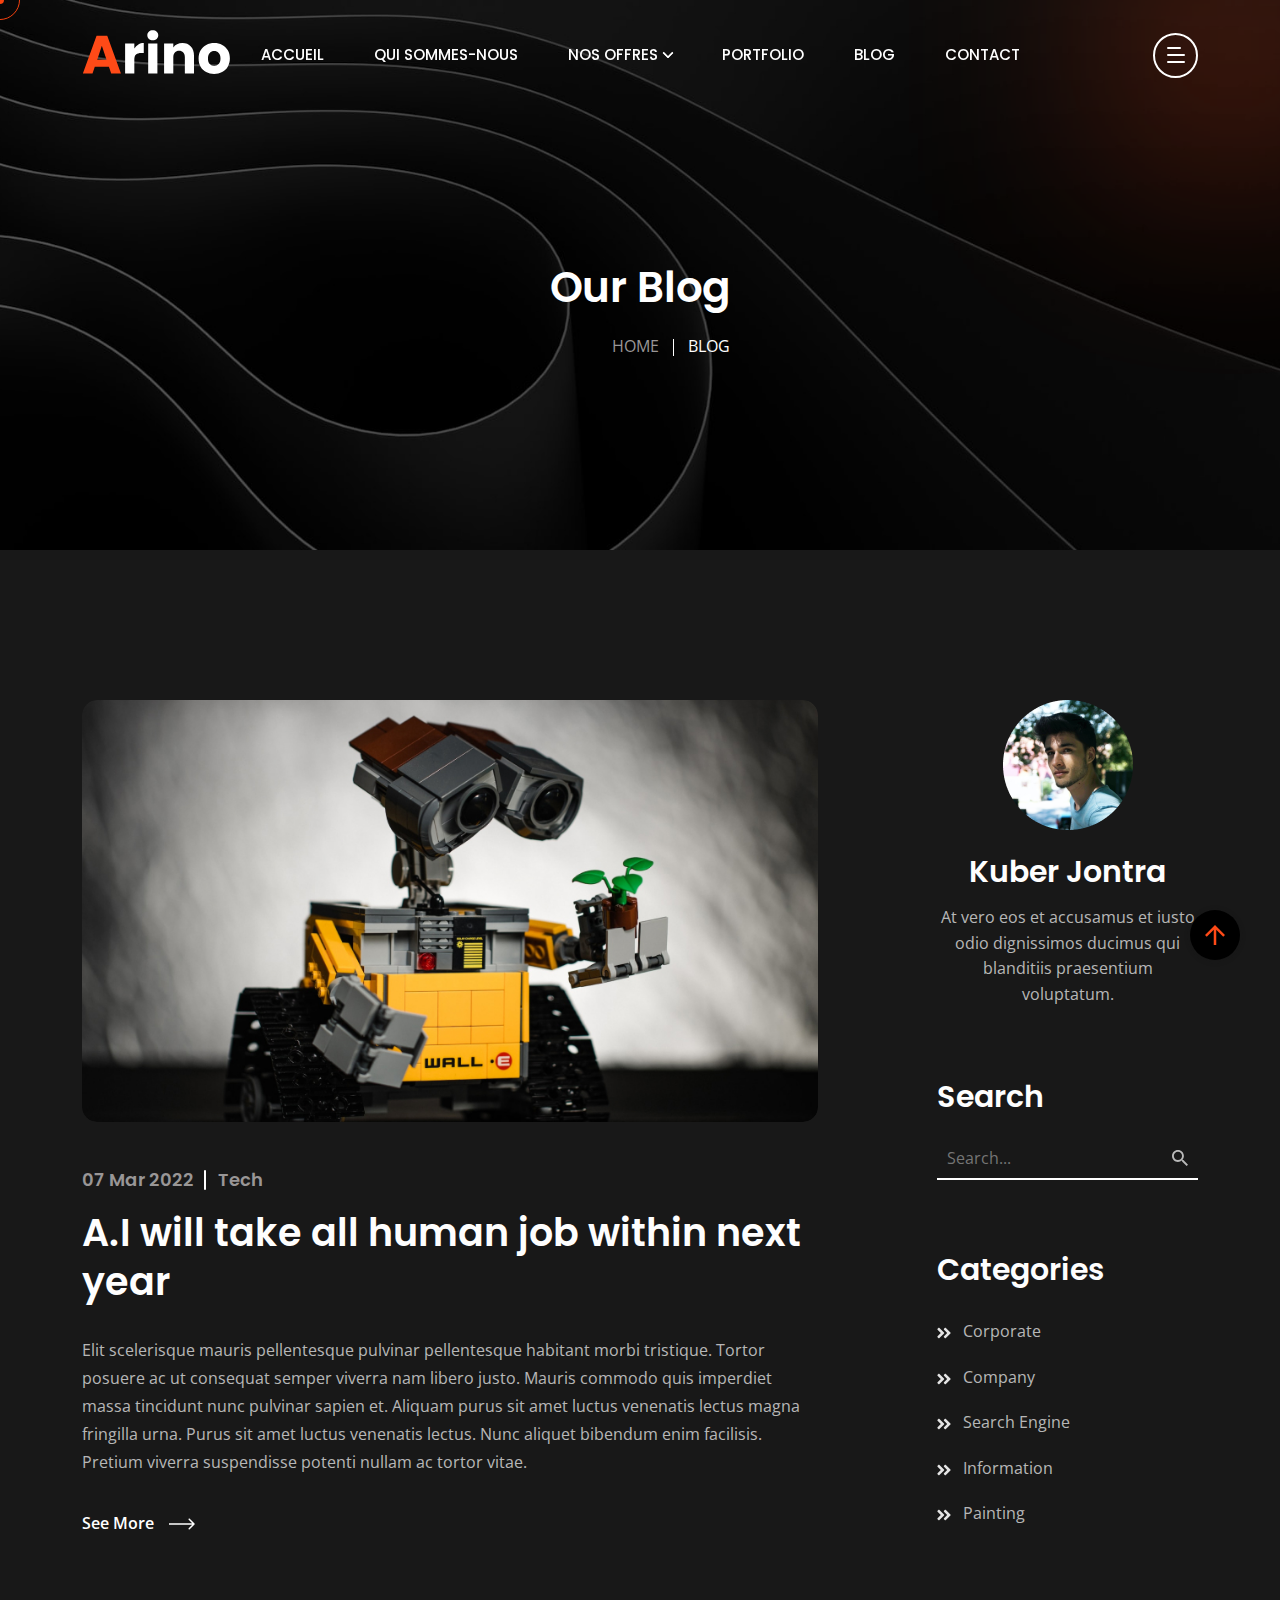
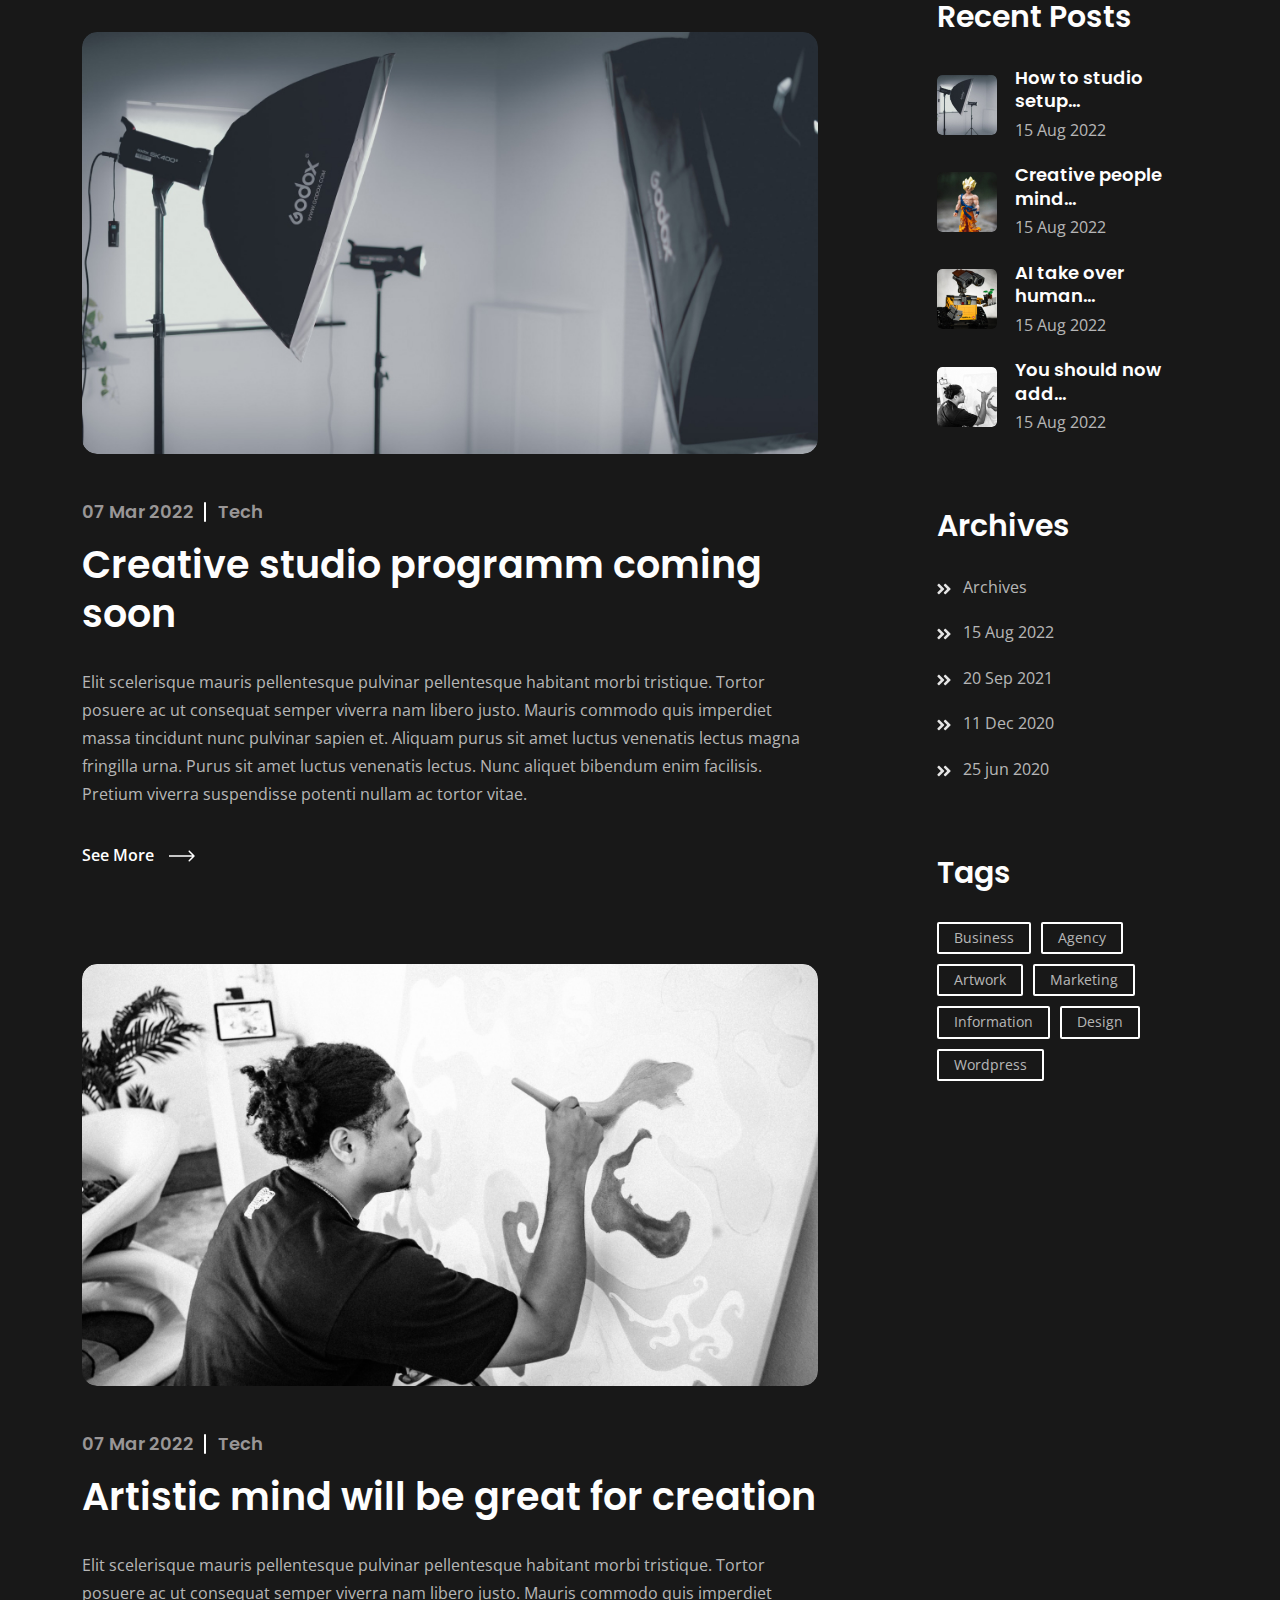
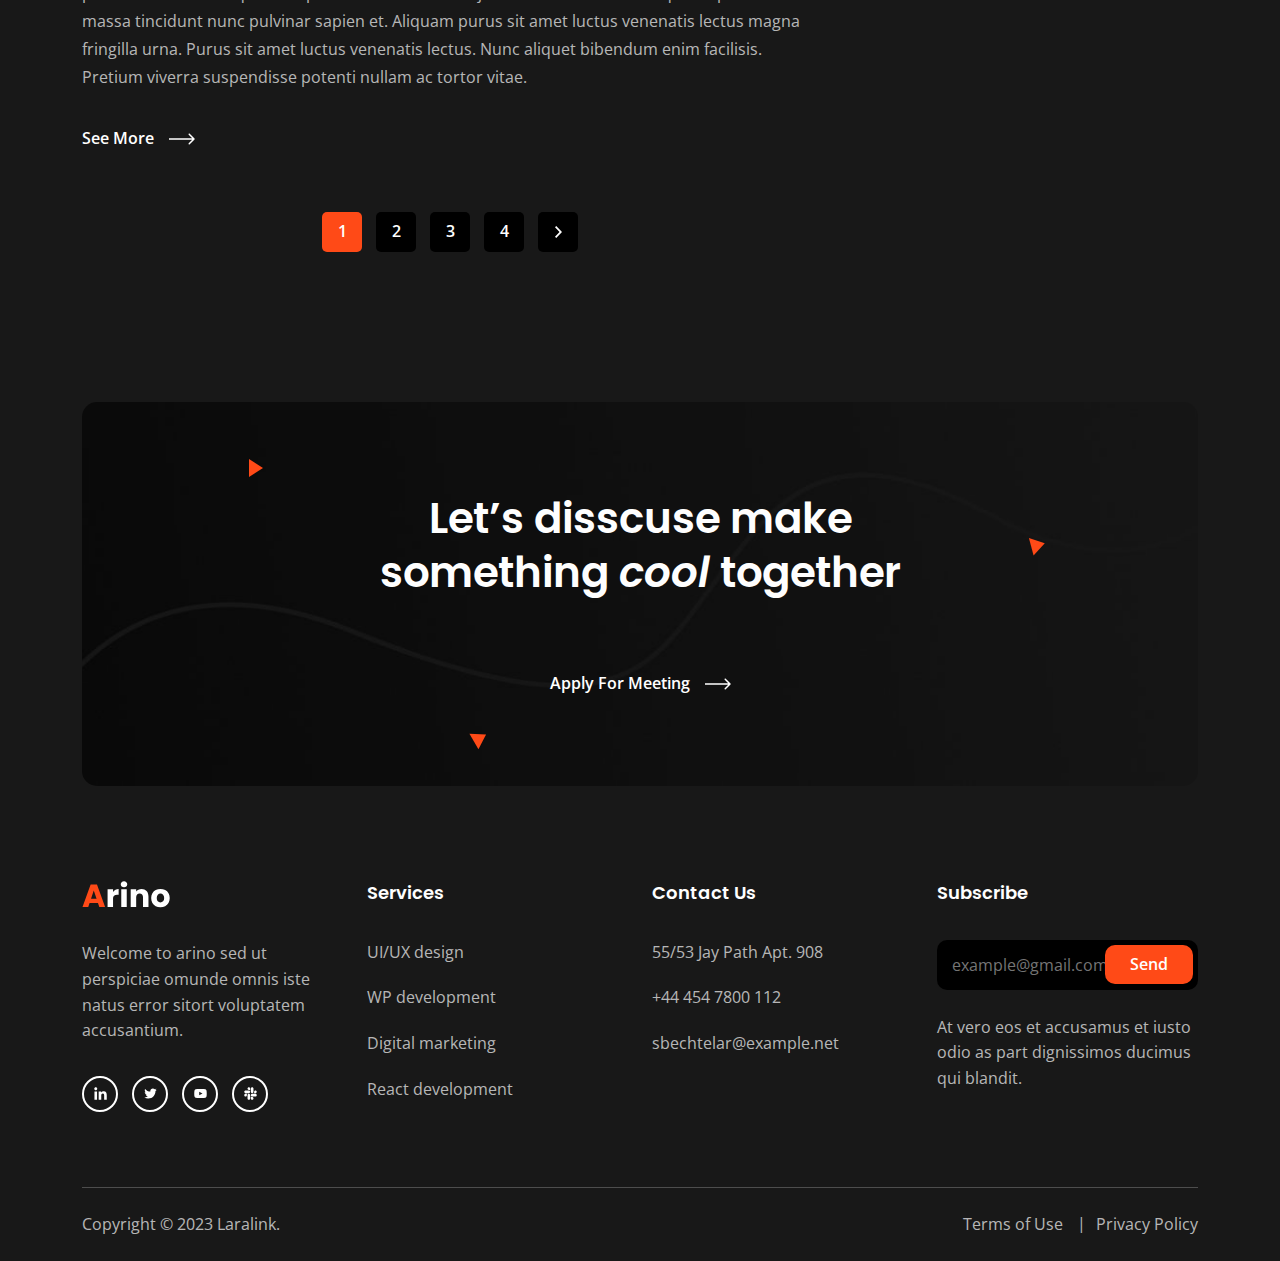
<file: blog.html>
<!DOCTYPE html>
<html class="no-js" lang="en">
  <head>
    <!-- Meta Tags -->
    <meta charset="utf-8">
    <meta http-equiv="x-ua-compatible" content="ie=edge">
    <meta name="viewport" content="width=device-width, initial-scale=1">
    <meta name="author" content="Laralink">
    <!-- Favicon Icon -->
    <link rel="icon" href="assets/img/favicon.png">
    <!-- Site Title -->
    <title>Arino - Creative Agency Template</title>
    <link rel="stylesheet" href="assets/css/plugins/bootstrap.min.css">
    <link rel="stylesheet" href="assets/css/plugins/lightgallery.min.css">
    <link rel="stylesheet" href="assets/css/plugins/slick.css">
    <link rel="stylesheet" href="assets/css/plugins/lightgallery.min.css">
    <link rel="stylesheet" href="assets/css/plugins/animate.css">
    <link rel="stylesheet" href="assets/css/style.css">
  </head>
  <body>
    <div class="cs-preloader cs-center">
      <div class="cs-preloader_in"></div>
    </div>
    <!-- Start Header Section -->
    <header class="cs-site_header cs-style1 text-uppercase cs-sticky_header">
      <div class="cs-main_header">
        <div class="container">
          <div class="cs-main_header_in">
            <div class="cs-main_header_left">
              <a class="cs-site_branding" href="index.html">
                <img src="assets/img/logo.svg" alt="Logo">
              </a>
            </div>
            <div class="cs-main_header_center">
              <div class="cs-nav cs-primary_font cs-medium">
                <ul class="cs-nav_list">
                  <li class=" cs-mega_menu">
                    <a href="index.html">Accueil</a>
                  </li>
                  <li><a href="about.html">Qui sommes-nous</a></li>
                  <li class="menu-item-has-children"><a href="service.html">Nos offres</a>
                    <ul>
                      <li><a href="team.html">Team</a></li>
                      <li><a href="faq.html">FAQ</a></li>
                    </ul>
                  </li>
                  <li class=" "><a href="portfolio.html">Portfolio</a>
                  </li>
                  <li class=" "><a href="blog.html">Blog</a>
                  </li>
                  <li class=" "><a href="contact.html">Contact</a>
                  </li>
                </ul>
              </div>
            </div>
            <div class="cs-main_header_right">
              <div class="cs-toolbox">
                <span class="cs-icon_btn">
                  <span class="cs-icon_btn_in">
                    <span></span>
                    <span></span>
                    <span></span>
                    <span></span>
                  </span>
                </span>
              </div>
            </div>
          </div>
        </div>
      </div>
    </header>
    <div class="cs-side_header">
      <button class="cs-close"></button>
      <div class="cs-side_header_overlay"></div>
      <div class="cs-side_header_in">
        <div class="cs-side_header_shape"></div>
        <a class="cs-site_branding" href="index.html">
          <img src="assets/img/footer_logo.svg" alt="Logo">
        </a>
        <div class="cs-side_header_box">
          <h2 class="cs-side_header_heading">Do you have a project in your <br> mind? Keep connect us. </h2>
        </div>
        <div class="cs-side_header_box">
          <h3 class="cs-side_header_title cs-primary_color">Contact Us</h3>
          <ul class="cs-contact_info cs-style1 cs-mp0">
            <li>
              <svg width="18" height="18" viewBox="0 0 18 18" fill="none" xmlns="http://www.w3.org/2000/svg">
                <path d="M17 12.5C15.75 12.5 14.55 12.3 13.43 11.93C13.08 11.82 12.69 11.9 12.41 12.17L10.21 14.37C7.38 12.93 5.06 10.62 3.62 7.79L5.82 5.58C6.1 5.31 6.18 4.92 6.07 4.57C5.7 3.45 5.5 2.25 5.5 1C5.5 0.45 5.05 0 4.5 0H1C0.45 0 0 0.45 0 1C0 10.39 7.61 18 17 18C17.55 18 18 17.55 18 17V13.5C18 12.95 17.55 12.5 17 12.5ZM9 0V10L12 7H18V0H9Z" fill="#FF4A17" />
              </svg>
              <span>+44 454 7800 112</span>
            </li>
            <li>
              <svg width="20" height="18" viewBox="0 0 20 18" fill="none" xmlns="http://www.w3.org/2000/svg">
                <path d="M20 6.98V16C20 17.1 19.1 18 18 18H2C0.9 18 0 17.1 0 16V4C0 2.9 0.9 2 2 2H12.1C12.04 2.32 12 2.66 12 3C12 4.48 12.65 5.79 13.67 6.71L10 9L2 4V6L10 11L15.3 7.68C15.84 7.88 16.4 8 17 8C18.13 8 19.16 7.61 20 6.98ZM14 3C14 4.66 15.34 6 17 6C18.66 6 20 4.66 20 3C20 1.34 18.66 0 17 0C15.34 0 14 1.34 14 3Z" fill="#FF4A17" />
              </svg>
              <span>infotech@arino.com</span>
            </li>
            <li>
              <svg width="14" height="20" viewBox="0 0 14 20" fill="none" xmlns="http://www.w3.org/2000/svg">
                <path d="M7 0C3.13 0 0 3.13 0 7C0 12.25 7 20 7 20C7 20 14 12.25 14 7C14 3.13 10.87 0 7 0ZM7 9.5C5.62 9.5 4.5 8.38 4.5 7C4.5 5.62 5.62 4.5 7 4.5C8.38 4.5 9.5 5.62 9.5 7C9.5 8.38 8.38 9.5 7 9.5Z" fill="#FF4A17" />
              </svg>
              <span>50 Wall Street Suite, 44150 <br>Ohio, United States </span>
            </li>
          </ul>
        </div>
        <div class="cs-side_header_box">
          <h3 class="cs-side_header_title cs-primary_color">Subscribe</h3>
          <div class="cs-newsletter cs-style1">
            <form action="#" class="cs-newsletter_form">
              <input type="email" class="cs-newsletter_input" placeholder="example@gmail.com">
              <button class="cs-newsletter_btn">
                <span>Send</span>
              </button>
            </form>
            <div class="cs-newsletter_text">At vero eos et accusamus et iusto odio as part dignissimos ducimus qui blandit.</div>
          </div>
        </div>
        <div class="cs-side_header_box">
          <div class="cs-social_btns cs-style1">
            <a href="#" class="cs-center">
              <svg width="15" height="15" viewBox="0 0 15 15" fill="none" xmlns="http://www.w3.org/2000/svg">
                <path d="M4.04799 13.7497H1.45647V5.4043H4.04799V13.7497ZM2.75084 4.2659C1.92215 4.2659 1.25 3.57952 1.25 2.75084C1.25 2.35279 1.40812 1.97105 1.68958 1.68958C1.97105 1.40812 2.35279 1.25 2.75084 1.25C3.14888 1.25 3.53063 1.40812 3.81209 1.68958C4.09355 1.97105 4.25167 2.35279 4.25167 2.75084C4.25167 3.57952 3.57924 4.2659 2.75084 4.2659ZM13.7472 13.7497H11.1613V9.68722C11.1613 8.71903 11.1417 7.4774 9.81389 7.4774C8.46652 7.4774 8.26004 8.5293 8.26004 9.61747V13.7497H5.67132V5.4043H8.15681V6.54269H8.19308C8.53906 5.887 9.38421 5.19503 10.6451 5.19503C13.2679 5.19503 13.75 6.92215 13.75 9.16546V13.7497H13.7472Z" fill="white"></path>
              </svg>
            </a>
            <a href="#" class="cs-center">
              <svg width="13" height="11" viewBox="0 0 13 11" fill="none" xmlns="http://www.w3.org/2000/svg">
                <path d="M11.4651 2.95396C11.4731 3.065 11.4731 3.17606 11.4731 3.2871C11.4731 6.67383 8.89535 10.5761 4.18402 10.5761C2.73255 10.5761 1.38421 10.1557 0.25 9.42608C0.456226 9.44986 0.654494 9.4578 0.868655 9.4578C2.06629 9.4578 3.16879 9.0533 4.04918 8.36326C2.92291 8.33946 1.97906 7.60183 1.65386 6.5866C1.81251 6.61038 1.97112 6.62624 2.1377 6.62624C2.36771 6.62624 2.59774 6.59451 2.81188 6.53901C1.63802 6.30105 0.757595 5.26996 0.757595 4.02472V3.99301C1.09864 4.18336 1.49524 4.30233 1.91558 4.31818C1.22554 3.85814 0.773464 3.07294 0.773464 2.1846C0.773464 1.70872 0.900344 1.27249 1.12244 0.891774C2.38355 2.44635 4.27919 3.46156 6.40481 3.57262C6.36516 3.38226 6.34136 3.184 6.34136 2.9857C6.34136 1.57388 7.4835 0.423828 8.90323 0.423828C9.64086 0.423828 10.3071 0.733156 10.7751 1.23284C11.354 1.1218 11.9093 0.907643 12.401 0.614185C12.2106 1.20906 11.8061 1.70875 11.2748 2.02598C11.7903 1.97049 12.29 1.82769 12.75 1.62942C12.4011 2.13702 11.9648 2.5891 11.4651 2.95396V2.95396Z" fill="white"></path>
              </svg>
            </a>
            <a href="#" class="cs-center">
              <svg width="13" height="9" viewBox="0 0 13 9" fill="none" xmlns="http://www.w3.org/2000/svg">
                <path d="M12.4888 1.48066C12.345 0.939353 11.9215 0.513038 11.3837 0.368362C10.4089 0.105469 6.5 0.105469 6.5 0.105469C6.5 0.105469 2.59116 0.105469 1.61633 0.368362C1.07853 0.513061 0.65496 0.939353 0.5112 1.48066C0.25 2.4618 0.25 4.50887 0.25 4.50887C0.25 4.50887 0.25 6.55595 0.5112 7.53709C0.65496 8.0784 1.07853 8.48695 1.61633 8.63163C2.59116 8.89452 6.5 8.89452 6.5 8.89452C6.5 8.89452 10.4088 8.89452 11.3837 8.63163C11.9215 8.48695 12.345 8.0784 12.4888 7.53709C12.75 6.55595 12.75 4.50887 12.75 4.50887C12.75 4.50887 12.75 2.4618 12.4888 1.48066V1.48066ZM5.22158 6.36746V2.65029L8.48861 4.50892L5.22158 6.36746V6.36746Z" fill="white"></path>
              </svg>
            </a>
            <a href="#" class="cs-center">
              <svg width="13" height="13" viewBox="0 0 13 13" fill="none" xmlns="http://www.w3.org/2000/svg">
                <path d="M2.87612 8.149C2.87612 8.87165 2.28571 9.46205 1.56306 9.46205C0.840402 9.46205 0.25 8.87165 0.25 8.149C0.25 7.42634 0.840402 6.83594 1.56306 6.83594H2.87612V8.149ZM3.53795 8.149C3.53795 7.42634 4.12835 6.83594 4.851 6.83594C5.57366 6.83594 6.16406 7.42634 6.16406 8.149V11.4369C6.16406 12.1596 5.57366 12.75 4.851 12.75C4.12835 12.75 3.53795 12.1596 3.53795 11.4369V8.149ZM4.851 2.87612C4.12835 2.87612 3.53795 2.28571 3.53795 1.56306C3.53795 0.840402 4.12835 0.25 4.851 0.25C5.57366 0.25 6.16406 0.840402 6.16406 1.56306V2.87612H4.851V2.87612ZM4.851 3.53795C5.57366 3.53795 6.16406 4.12835 6.16406 4.851C6.16406 5.57366 5.57366 6.16406 4.851 6.16406H1.56306C0.840402 6.16406 0.25 5.57366 0.25 4.851C0.25 4.12835 0.840402 3.53795 1.56306 3.53795H4.851V3.53795ZM10.1239 4.851C10.1239 4.12835 10.7143 3.53795 11.4369 3.53795C12.1596 3.53795 12.75 4.12835 12.75 4.851C12.75 5.57366 12.1596 6.16406 11.4369 6.16406H10.1239V4.851V4.851ZM9.46205 4.851C9.46205 5.57366 8.87165 6.16406 8.149 6.16406C7.42634 6.16406 6.83594 5.57366 6.83594 4.851V1.56306C6.83594 0.840402 7.42634 0.25 8.149 0.25C8.87165 0.25 9.46205 0.840402 9.46205 1.56306V4.851V4.851ZM8.149 10.1239C8.87165 10.1239 9.46205 10.7143 9.46205 11.4369C9.46205 12.1596 8.87165 12.75 8.149 12.75C7.42634 12.75 6.83594 12.1596 6.83594 11.4369V10.1239H8.149ZM8.149 9.46205C7.42634 9.46205 6.83594 8.87165 6.83594 8.149C6.83594 7.42634 7.42634 6.83594 8.149 6.83594H11.4369C12.1596 6.83594 12.75 7.42634 12.75 8.149C12.75 8.87165 12.1596 9.46205 11.4369 9.46205H8.149Z" fill="white"></path>
              </svg>
            </a>
          </div>
        </div>
      </div>
    </div>
    <!-- End Header Section -->
    <!-- Start Hero -->
    <div class="cs-page_heading cs-style1 cs-center text-center cs-bg" data-src="assets/img/blog_hero_bg.jpeg">
      <div class="container">
        <div class="cs-page_heading_in">
          <h1 class="cs-page_title cs-font_50 cs-white_color">Our Blog</h1>
          <ol class="breadcrumb text-uppercase">
            <li class="breadcrumb-item">
              <a href="index.html">Home</a>
            </li>
            <li class="breadcrumb-item active">Blog</li>
          </ol>
        </div>
      </div>
    </div>
    <!-- End Hero -->
    <div class="cs-height_150 cs-height_lg_80"></div>
    <!-- Start Blogs -->
    <section>
      <div class="container">
        <div class="row">
          <div class="col-lg-8">
            <div class="cs-post cs-style2">
              <a href="blog-details.html" class="cs-post_thumb cs-radius_15">
                <img src="assets/img/post_4.jpeg" alt="Post" class="w-100 cs-radius_15">
              </a>
              <div class="cs-post_info">
                <div class="cs-post_meta cs-style1 cs-ternary_color cs-semi_bold cs-primary_font">
                  <span class="cs-posted_by">07 Mar 2022</span>
                  <a href="#" class="cs-post_avatar">Tech</a>
                </div>
                <h2 class="cs-post_title">
                  <a href="#">A.I will take all human job within next year</a>
                </h2>
                <div class="cs-post_sub_title">Elit scelerisque mauris pellentesque pulvinar pellentesque habitant morbi tristique. Tortor posuere ac ut consequat semper viverra nam libero justo. Mauris commodo quis imperdiet massa tincidunt nunc pulvinar sapien et. Aliquam purus sit amet luctus venenatis lectus magna fringilla urna. Purus sit amet luctus venenatis lectus. Nunc aliquet bibendum enim facilisis. Pretium viverra suspendisse potenti nullam ac tortor vitae.</div>
                <a href="blog-details.html" class="cs-text_btn">
                  <span>See More</span>
                  <svg width="26" height="12" viewBox="0 0 26 12" fill="none" xmlns="http://www.w3.org/2000/svg">
                    <path d="M25.5307 6.53033C25.8236 6.23744 25.8236 5.76256 25.5307 5.46967L20.7577 0.696699C20.4648 0.403806 19.99 0.403806 19.6971 0.696699C19.4042 0.989593 19.4042 1.46447 19.6971 1.75736L23.9397 6L19.6971 10.2426C19.4042 10.5355 19.4042 11.0104 19.6971 11.3033C19.99 11.5962 20.4648 11.5962 20.7577 11.3033L25.5307 6.53033ZM0.000366211 6.75H25.0004V5.25H0.000366211V6.75Z" fill="currentColor" />
                  </svg>
                </a>
              </div>
            </div>
            <div class="cs-height_95 cs-height_lg_60"></div>
            <div class="cs-post cs-style2">
              <a href="blog-details.html" class="cs-post_thumb cs-radius_15">
                <img src="assets/img/post_5.jpeg" alt="Post" class="w-100 cs-radius_15">
              </a>
              <div class="cs-post_info">
                <div class="cs-post_meta cs-style1 cs-ternary_color cs-semi_bold cs-primary_font">
                  <span class="cs-posted_by">07 Mar 2022</span>
                  <a href="#" class="cs-post_avatar">Tech</a>
                </div>
                <h2 class="cs-post_title">
                  <a href="#">Creative studio programm coming soon</a>
                </h2>
                <div class="cs-post_sub_title">Elit scelerisque mauris pellentesque pulvinar pellentesque habitant morbi tristique. Tortor posuere ac ut consequat semper viverra nam libero justo. Mauris commodo quis imperdiet massa tincidunt nunc pulvinar sapien et. Aliquam purus sit amet luctus venenatis lectus magna fringilla urna. Purus sit amet luctus venenatis lectus. Nunc aliquet bibendum enim facilisis. Pretium viverra suspendisse potenti nullam ac tortor vitae.</div>
                <a href="blog-details.html" class="cs-text_btn">
                  <span>See More</span>
                  <svg width="26" height="12" viewBox="0 0 26 12" fill="none" xmlns="http://www.w3.org/2000/svg">
                    <path d="M25.5307 6.53033C25.8236 6.23744 25.8236 5.76256 25.5307 5.46967L20.7577 0.696699C20.4648 0.403806 19.99 0.403806 19.6971 0.696699C19.4042 0.989593 19.4042 1.46447 19.6971 1.75736L23.9397 6L19.6971 10.2426C19.4042 10.5355 19.4042 11.0104 19.6971 11.3033C19.99 11.5962 20.4648 11.5962 20.7577 11.3033L25.5307 6.53033ZM0.000366211 6.75H25.0004V5.25H0.000366211V6.75Z" fill="currentColor" />
                  </svg>
                </a>
              </div>
            </div>
            <div class="cs-height_95 cs-height_lg_60"></div>
            <div class="cs-post cs-style2">
              <a href="blog-details.html" class="cs-post_thumb cs-radius_15">
                <img src="assets/img/post_6.jpeg" alt="Post" class="w-100 cs-radius_15">
              </a>
              <div class="cs-post_info">
                <div class="cs-post_meta cs-style1 cs-ternary_color cs-semi_bold cs-primary_font">
                  <span class="cs-posted_by">07 Mar 2022</span>
                  <a href="#" class="cs-post_avatar">Tech</a>
                </div>
                <h2 class="cs-post_title">
                  <a href="#">Artistic mind will be great for creation</a>
                </h2>
                <div class="cs-post_sub_title">Elit scelerisque mauris pellentesque pulvinar pellentesque habitant morbi tristique. Tortor posuere ac ut consequat semper viverra nam libero justo. Mauris commodo quis imperdiet massa tincidunt nunc pulvinar sapien et. Aliquam purus sit amet luctus venenatis lectus magna fringilla urna. Purus sit amet luctus venenatis lectus. Nunc aliquet bibendum enim facilisis. Pretium viverra suspendisse potenti nullam ac tortor vitae.</div>
                <a href="blog-details.html" class="cs-text_btn">
                  <span>See More</span>
                  <svg width="26" height="12" viewBox="0 0 26 12" fill="none" xmlns="http://www.w3.org/2000/svg">
                    <path d="M25.5307 6.53033C25.8236 6.23744 25.8236 5.76256 25.5307 5.46967L20.7577 0.696699C20.4648 0.403806 19.99 0.403806 19.6971 0.696699C19.4042 0.989593 19.4042 1.46447 19.6971 1.75736L23.9397 6L19.6971 10.2426C19.4042 10.5355 19.4042 11.0104 19.6971 11.3033C19.99 11.5962 20.4648 11.5962 20.7577 11.3033L25.5307 6.53033ZM0.000366211 6.75H25.0004V5.25H0.000366211V6.75Z" fill="currentColor" />
                  </svg>
                </a>
              </div>
            </div>
            <div class="cs-height_60 cs-height_lg_40"></div>
            <ul class="cs-pagination_box cs-center cs-white_color cs-mp0 cs-semi_bold">
              <li>
                <a class="cs-pagination_item cs-center active" href="blog.html">1</a>
              </li>
              <li>
                <a class="cs-pagination_item cs-center" href="blog.html">2</a>
              </li>
              <li>
                <a class="cs-pagination_item cs-center" href="blog.html">3</a>
              </li>
              <li>
                <a class="cs-pagination_item cs-center" href="blog.html">4</a>
              </li>
              <li>
                <a href="#" class="cs-pagination_item cs-center">
                  <svg width="7" height="12" viewBox="0 0 7 12" fill="none" xmlns="http://www.w3.org/2000/svg">
                    <path d="M0 1.272L4.55116 6L0 10.728L1.22442 12L7 6L1.22442 0L0 1.272Z" fill="currentColor" />
                  </svg>
                </a>
              </li>
            </ul>
          </div>
          <div class="col-xl-3 col-lg-4 offset-xl-1">
            <div class="cs-height_0 cs-height_lg_80"></div>
            <div class="cs-sidebar cs-right_sidebar cs-accent_5_bg_2">
              <div class="cs-sidebar_item author_search text-center">
                <div class="cs-author_card">
                  <img src="assets/img/avatar_1.png" alt="Aauthor">
                  <h3>Kuber Jontra</h3>
                  <p>At vero eos et accusamus et iusto odio dignissimos ducimus qui blanditiis praesentium voluptatum.</p>
                </div>
              </div>
              <div class="cs-sidebar_item widget_search">
                <h4 class="cs-sidebar_widget_title">Search</h4>
                <form class="cs-sidebar_search" action="#">
                  <input type="text" placeholder="Search...">
                  <button class="cs-sidebar_search_btn">
                    <svg width="16" height="16" viewBox="0 0 16 16" fill="none" xmlns="http://www.w3.org/2000/svg">
                      <path d="M11.4351 10.0629H10.7124L10.4563 9.81589C11.3528 8.77301 11.8925 7.4191 11.8925 5.94625C11.8925 2.66209 9.23042 0 5.94625 0C2.66209 0 0 2.66209 0 5.94625C0 9.23042 2.66209 11.8925 5.94625 11.8925C7.4191 11.8925 8.77301 11.3528 9.81589 10.4563L10.0629 10.7124V11.4351L14.6369 16L16 14.6369L11.4351 10.0629ZM5.94625 10.0629C3.66838 10.0629 1.82962 8.22413 1.82962 5.94625C1.82962 3.66838 3.66838 1.82962 5.94625 1.82962C8.22413 1.82962 10.0629 3.66838 10.0629 5.94625C10.0629 8.22413 8.22413 10.0629 5.94625 10.0629Z" fill="currentColor" />
                    </svg>
                  </button>
                </form>
              </div>
              <div class="cs-sidebar_item widget_categories">
                <h4 class="cs-sidebar_widget_title">Categories</h4>
                <ul>
                  <li class="cat-item">
                    <a href="#">Corporate</a>
                  </li>
                  <li class="cat-item">
                    <a href="#">Company</a>
                  </li>
                  <li class="cat-item">
                    <a href="#">Search Engine</a>
                  </li>
                  <li class="cat-item">
                    <a href="#">Information</a>
                  </li>
                  <li class="cat-item">
                    <a href="#">Painting</a>
                  </li>
                </ul>
              </div>
              <div class="cs-sidebar_item">
                <h4 class="cs-sidebar_widget_title">Recent Posts</h4>
                <ul class="cs-recent_posts">
                  <li>
                    <div class="cs-recent_post">
                      <a href="#" class="cs-recent_post_thumb">
                        <div class="cs-recent_post_thumb_in cs-bg" data-src="assets/img/recent_post_1.jpeg"></div>
                      </a>
                      <div class="cs-recent_post_info">
                        <h3 class="cs-recent_post_title">
                          <a href="#">How to studio setup...</a>
                        </h3>
                        <div class="cs-recent_post_date cs-primary_40_color">15 Aug 2022</div>
                      </div>
                    </div>
                  </li>
                  <li>
                    <div class="cs-recent_post">
                      <a href="#" class="cs-recent_post_thumb">
                        <div class="cs-recent_post_thumb_in cs-bg" data-src="assets/img/recent_post_2.jpeg"></div>
                      </a>
                      <div class="cs-recent_post_info">
                        <h3 class="cs-recent_post_title">
                          <a href="#">Creative people mind...</a>
                        </h3>
                        <div class="cs-recent_post_date cs-primary_40_color">15 Aug 2022</div>
                      </div>
                    </div>
                  </li>
                  <li>
                    <div class="cs-recent_post">
                      <a href="#" class="cs-recent_post_thumb">
                        <div class="cs-recent_post_thumb_in cs-bg" data-src="assets/img/recent_post_3.jpeg"></div>
                      </a>
                      <div class="cs-recent_post_info">
                        <h3 class="cs-recent_post_title">
                          <a href="#">AI take over human...</a>
                        </h3>
                        <div class="cs-recent_post_date cs-primary_40_color">15 Aug 2022</div>
                      </div>
                    </div>
                  </li>
                  <li>
                    <div class="cs-recent_post">
                      <a href="#" class="cs-recent_post_thumb">
                        <div class="cs-recent_post_thumb_in cs-bg" data-src="assets/img/recent_post_4.jpeg"></div>
                      </a>
                      <div class="cs-recent_post_info">
                        <h3 class="cs-recent_post_title">
                          <a href="#">You should now add...</a>
                        </h3>
                        <div class="cs-recent_post_date cs-primary_40_color">15 Aug 2022</div>
                      </div>
                    </div>
                  </li>
                </ul>
              </div>
              <div class="cs-sidebar_item widget_archive">
                <h4 class="cs-sidebar_widget_title">Archives</h4>
                <ul>
                  <li>
                    <a href="#">Archives</a>
                  </li>
                  <li>
                    <a href="#">15 Aug 2022</a>
                  </li>
                  <li>
                    <a href="#">20 Sep 2021</a>
                  </li>
                  <li>
                    <a href="#">11 Dec 2020</a>
                  </li>
                  <li>
                    <a href="#">25 jun 2020</a>
                  </li>
                </ul>
              </div>
              <div class="cs-sidebar_item widget_tag_cloud">
                <h4 class="cs-sidebar_widget_title">Tags</h4>
                <div class="tagcloud">
                  <a href="#" class="tag-cloud-link">Business</a>
                  <a href="#" class="tag-cloud-link">Agency</a>
                  <a href="#" class="tag-cloud-link">Artwork</a>
                  <a href="#" class="tag-cloud-link">Marketing</a>
                  <a href="#" class="tag-cloud-link">Information</a>
                  <a href="#" class="tag-cloud-link">Design</a>
                  <a href="#" class="tag-cloud-link">Wordpress</a>
                </div>
              </div>
            </div>
          </div>
        </div>
      </div>
    </section>
    <!-- End Blogs -->
    <div class="cs-height_150 cs-height_lg_80"></div>
    <!-- Start CTA -->
    <section>
      <div class="container">
        <div class="cs-cta cs-style1 cs-bg text-center cs-shape_wrap_1 cs-position_1" data-src="assets/img/cta_bg.jpeg">
          <div class="cs-shape_1"></div>
          <div class="cs-shape_1"></div>
          <div class="cs-shape_1"></div>
          <div class="cs-cta_in">
            <h2 class="cs-cta_title cs-semi_bold cs-m0">Let’s disscuse make <br>something <i>cool</i> together </h2>
            <div class="cs-height_70 cs-height_lg_30"></div>
            <a href="contact.html" class="cs-text_btn">
              <span>Apply For Meeting</span>
              <svg width="26" height="12" viewBox="0 0 26 12" fill="none" xmlns="http://www.w3.org/2000/svg">
                <path d="M25.5307 6.53033C25.8236 6.23744 25.8236 5.76256 25.5307 5.46967L20.7577 0.696699C20.4648 0.403806 19.99 0.403806 19.6971 0.696699C19.4042 0.989593 19.4042 1.46447 19.6971 1.75736L23.9397 6L19.6971 10.2426C19.4042 10.5355 19.4042 11.0104 19.6971 11.3033C19.99 11.5962 20.4648 11.5962 20.7577 11.3033L25.5307 6.53033ZM0.000366211 6.75H25.0004V5.25H0.000366211V6.75Z" fill="currentColor" />
              </svg>
            </a>
          </div>
        </div>
      </div>
    </section>
    <!-- End CTA -->
    <!-- Start Footer -->
    <footer class="cs-fooer">
      <div class="cs-fooer_main">
        <div class="container">
          <div class="row">
            <div class="col-lg-3 col-sm-6">
              <div class="cs-footer_item">
                <div class="cs-text_widget">
                  <img src="assets/img/footer_logo.svg" alt="">
                  <p>Welcome to arino sed ut perspiciae omunde omnis iste natus error sitort voluptatem accusantium.</p>
                </div>
                <div class="cs-social_btns cs-style1">
                  <a href="#" class="cs-center">
                    <svg width="15" height="15" viewBox="0 0 15 15" fill="none" xmlns="http://www.w3.org/2000/svg">
                      <path d="M4.04799 13.7497H1.45647V5.4043H4.04799V13.7497ZM2.75084 4.2659C1.92215 4.2659 1.25 3.57952 1.25 2.75084C1.25 2.35279 1.40812 1.97105 1.68958 1.68958C1.97105 1.40812 2.35279 1.25 2.75084 1.25C3.14888 1.25 3.53063 1.40812 3.81209 1.68958C4.09355 1.97105 4.25167 2.35279 4.25167 2.75084C4.25167 3.57952 3.57924 4.2659 2.75084 4.2659ZM13.7472 13.7497H11.1613V9.68722C11.1613 8.71903 11.1417 7.4774 9.81389 7.4774C8.46652 7.4774 8.26004 8.5293 8.26004 9.61747V13.7497H5.67132V5.4043H8.15681V6.54269H8.19308C8.53906 5.887 9.38421 5.19503 10.6451 5.19503C13.2679 5.19503 13.75 6.92215 13.75 9.16546V13.7497H13.7472Z" fill="white" />
                    </svg>
                  </a>
                  <a href="#" class="cs-center">
                    <svg width="13" height="11" viewBox="0 0 13 11" fill="none" xmlns="http://www.w3.org/2000/svg">
                      <path d="M11.4651 2.95396C11.4731 3.065 11.4731 3.17606 11.4731 3.2871C11.4731 6.67383 8.89535 10.5761 4.18402 10.5761C2.73255 10.5761 1.38421 10.1557 0.25 9.42608C0.456226 9.44986 0.654494 9.4578 0.868655 9.4578C2.06629 9.4578 3.16879 9.0533 4.04918 8.36326C2.92291 8.33946 1.97906 7.60183 1.65386 6.5866C1.81251 6.61038 1.97112 6.62624 2.1377 6.62624C2.36771 6.62624 2.59774 6.59451 2.81188 6.53901C1.63802 6.30105 0.757595 5.26996 0.757595 4.02472V3.99301C1.09864 4.18336 1.49524 4.30233 1.91558 4.31818C1.22554 3.85814 0.773464 3.07294 0.773464 2.1846C0.773464 1.70872 0.900344 1.27249 1.12244 0.891774C2.38355 2.44635 4.27919 3.46156 6.40481 3.57262C6.36516 3.38226 6.34136 3.184 6.34136 2.9857C6.34136 1.57388 7.4835 0.423828 8.90323 0.423828C9.64086 0.423828 10.3071 0.733156 10.7751 1.23284C11.354 1.1218 11.9093 0.907643 12.401 0.614185C12.2106 1.20906 11.8061 1.70875 11.2748 2.02598C11.7903 1.97049 12.29 1.82769 12.75 1.62942C12.4011 2.13702 11.9648 2.5891 11.4651 2.95396V2.95396Z" fill="white" />
                    </svg>
                  </a>
                  <a href="#" class="cs-center">
                    <svg width="13" height="9" viewBox="0 0 13 9" fill="none" xmlns="http://www.w3.org/2000/svg">
                      <path d="M12.4888 1.48066C12.345 0.939353 11.9215 0.513038 11.3837 0.368362C10.4089 0.105469 6.5 0.105469 6.5 0.105469C6.5 0.105469 2.59116 0.105469 1.61633 0.368362C1.07853 0.513061 0.65496 0.939353 0.5112 1.48066C0.25 2.4618 0.25 4.50887 0.25 4.50887C0.25 4.50887 0.25 6.55595 0.5112 7.53709C0.65496 8.0784 1.07853 8.48695 1.61633 8.63163C2.59116 8.89452 6.5 8.89452 6.5 8.89452C6.5 8.89452 10.4088 8.89452 11.3837 8.63163C11.9215 8.48695 12.345 8.0784 12.4888 7.53709C12.75 6.55595 12.75 4.50887 12.75 4.50887C12.75 4.50887 12.75 2.4618 12.4888 1.48066V1.48066ZM5.22158 6.36746V2.65029L8.48861 4.50892L5.22158 6.36746V6.36746Z" fill="white" />
                    </svg>
                  </a>
                  <a href="#" class="cs-center">
                    <svg width="13" height="13" viewBox="0 0 13 13" fill="none" xmlns="http://www.w3.org/2000/svg">
                      <path d="M2.87612 8.149C2.87612 8.87165 2.28571 9.46205 1.56306 9.46205C0.840402 9.46205 0.25 8.87165 0.25 8.149C0.25 7.42634 0.840402 6.83594 1.56306 6.83594H2.87612V8.149ZM3.53795 8.149C3.53795 7.42634 4.12835 6.83594 4.851 6.83594C5.57366 6.83594 6.16406 7.42634 6.16406 8.149V11.4369C6.16406 12.1596 5.57366 12.75 4.851 12.75C4.12835 12.75 3.53795 12.1596 3.53795 11.4369V8.149ZM4.851 2.87612C4.12835 2.87612 3.53795 2.28571 3.53795 1.56306C3.53795 0.840402 4.12835 0.25 4.851 0.25C5.57366 0.25 6.16406 0.840402 6.16406 1.56306V2.87612H4.851V2.87612ZM4.851 3.53795C5.57366 3.53795 6.16406 4.12835 6.16406 4.851C6.16406 5.57366 5.57366 6.16406 4.851 6.16406H1.56306C0.840402 6.16406 0.25 5.57366 0.25 4.851C0.25 4.12835 0.840402 3.53795 1.56306 3.53795H4.851V3.53795ZM10.1239 4.851C10.1239 4.12835 10.7143 3.53795 11.4369 3.53795C12.1596 3.53795 12.75 4.12835 12.75 4.851C12.75 5.57366 12.1596 6.16406 11.4369 6.16406H10.1239V4.851V4.851ZM9.46205 4.851C9.46205 5.57366 8.87165 6.16406 8.149 6.16406C7.42634 6.16406 6.83594 5.57366 6.83594 4.851V1.56306C6.83594 0.840402 7.42634 0.25 8.149 0.25C8.87165 0.25 9.46205 0.840402 9.46205 1.56306V4.851V4.851ZM8.149 10.1239C8.87165 10.1239 9.46205 10.7143 9.46205 11.4369C9.46205 12.1596 8.87165 12.75 8.149 12.75C7.42634 12.75 6.83594 12.1596 6.83594 11.4369V10.1239H8.149ZM8.149 9.46205C7.42634 9.46205 6.83594 8.87165 6.83594 8.149C6.83594 7.42634 7.42634 6.83594 8.149 6.83594H11.4369C12.1596 6.83594 12.75 7.42634 12.75 8.149C12.75 8.87165 12.1596 9.46205 11.4369 9.46205H8.149Z" fill="white" />
                    </svg>
                  </a>
                </div>
              </div>
            </div>
            <div class="col-lg-3 col-sm-6">
              <div class="cs-footer_item">
                <h2 class="cs-widget_title">Services</h2>
                <ul class="cs-menu_widget cs-mp0">
                  <li>
                    <a href="service-details.html">UI/UX design</a>
                  </li>
                  <li>
                    <a href="service-details.html">WP development</a>
                  </li>
                  <li>
                    <a href="service-details.html">Digital marketing</a>
                  </li>
                  <li>
                    <a href="service-details.html">React development</a>
                  </li>
                </ul>
              </div>
            </div>
            <div class="col-lg-3 col-sm-6">
              <div class="cs-footer_item">
                <h2 class="cs-widget_title">Contact Us</h2>
                <ul class="cs-menu_widget cs-mp0">
                  <li>55/53 Jay Path Apt. 908</li>
                  <li>+44 454 7800 112</li>
                  <li>sbechtelar@example.net</li>
                </ul>
              </div>
            </div>
            <div class="col-lg-3 col-sm-6">
              <div class="cs-footer_item">
                <h2 class="cs-widget_title">Subscribe</h2>
                <div class="cs-newsletter cs-style1">
                  <form action="#" class="cs-newsletter_form">
                    <input type="email" class="cs-newsletter_input" placeholder="example@gmail.com">
                    <button class="cs-newsletter_btn">
                      <span>Send</span>
                    </button>
                  </form>
                  <div class="cs-newsletter_text">At vero eos et accusamus et iusto odio as part dignissimos ducimus qui blandit.</div>
                </div>
              </div>
            </div>
          </div>
        </div>
      </div>
      <div class="container">
        <div class="cs-bottom_footer">
          <div class="cs-bottom_footer_left">
            <div class="cs-copyright">Copyright © 2023 Laralink.</div>
          </div>
          <div class="cs-bottom_footer_right">
            <ul class="cs-footer_links cs-mp0">
              <li>
                <a href="">Terms of Use</a>
              </li>
              <li>
                <a href="">Privacy Policy</a>
              </li>
            </ul>
          </div>
        </div>
      </div>
    </footer>
    <!-- End Footer -->
    <span class="cs-scrollup">
      <svg width="20" height="20" viewBox="0 0 20 20" fill="none" xmlns="http://www.w3.org/2000/svg">
        <path d="M0 10L1.7625 11.7625L8.75 4.7875V20H11.25V4.7875L18.225 11.775L20 10L10 0L0 10Z" fill="currentColor" />
      </svg>
    </span>
    <!-- Start Video Popup -->
    <div class="cs-video_popup">
      <div class="cs-video_popup_overlay"></div>
      <div class="cs-video_popup_content">
        <div class="cs-video_popup_layer"></div>
        <div class="cs-video_popup_container">
          <div class="cs-video_popup_align">
            <div class="embed-responsive embed-responsive-16by9">
              <iframe class="embed-responsive-item" src="about:blank"></iframe>
            </div>
          </div>
          <div class="cs-video_popup_close"></div>
        </div>
      </div>
    </div>
    <!-- End Video Popup -->
    <!-- Script -->
    <script src="assets/js/plugins/jquery-3.6.0.min.js"></script>
    <script src="assets/js/plugins/isotope.pkg.min.js"></script>
    <script src="assets/js/plugins/jquery.slick.min.js"></script>
    <script src="assets/js/plugins/jquery.counter.min.js"></script>
    <script src="assets/js/plugins/lightgallery.min.js"></script>
    <script src="assets/js/plugins/wow.min.js"></script>
    <script src="assets/js/plugins/gsap.min.js"></script>
    <script src="assets/js/main.js"></script>
  </body>
</html>
</file>
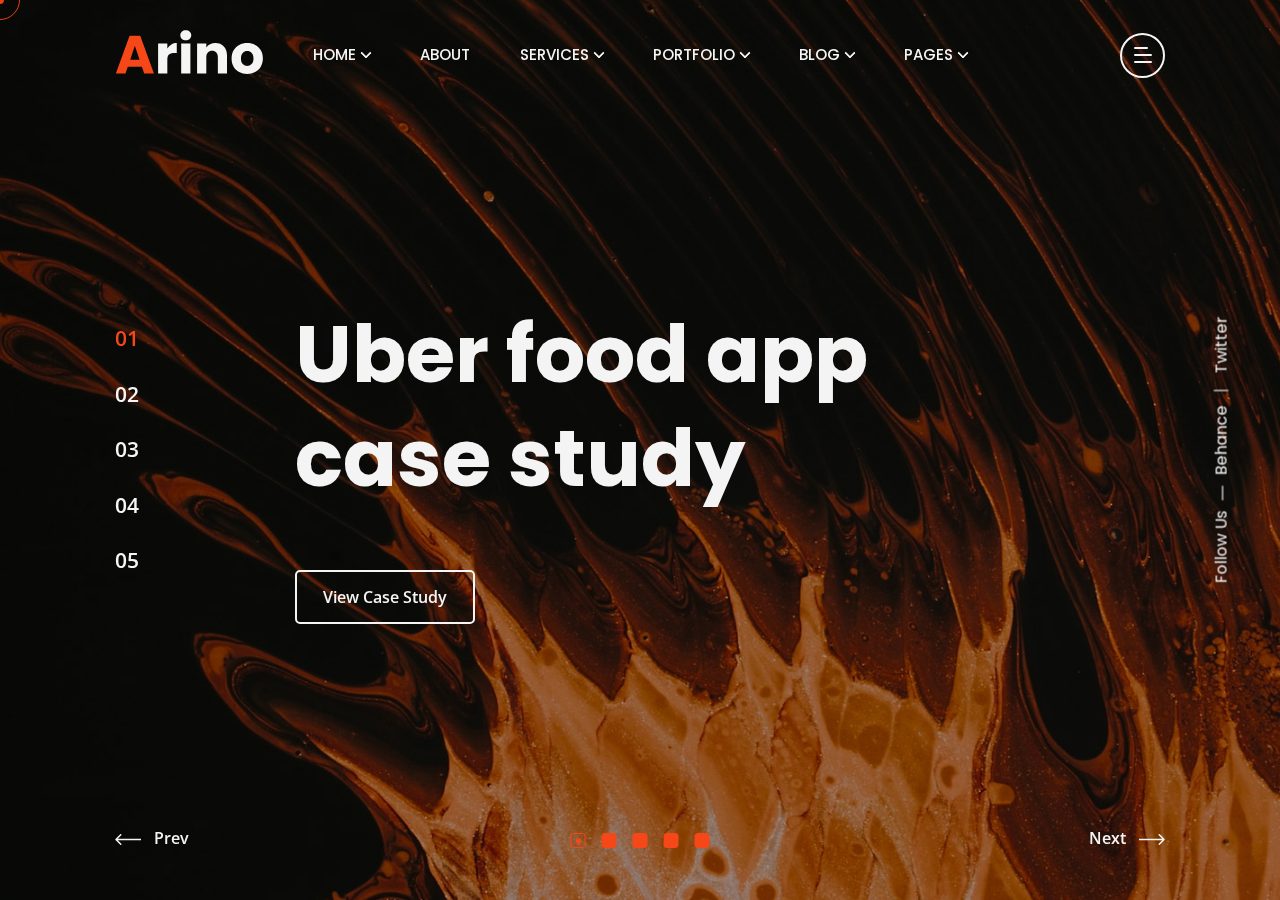
<file: case-study-showcase.html>
<!DOCTYPE html>
<html class="no-js" lang="en">

<head>
  <!-- Meta Tags -->
  <meta charset="utf-8">
  <meta http-equiv="x-ua-compatible" content="ie=edge">
  <meta name="viewport" content="width=device-width, initial-scale=1">
  <meta name="author" content="Laralink">
  <!-- Favicon Icon -->
  <link rel="icon" href="assets/img/favicon.png">
  <!-- Site Title -->
  <title>Arino - Creative Agency Template</title>
  <link rel="stylesheet" href="assets/css/plugins/bootstrap.min.css">
  <link rel="stylesheet" href="assets/css/plugins/lightgallery.min.css">
  <link rel="stylesheet" href="assets/css/plugins/slick.css">
  <link rel="stylesheet" href="assets/css/plugins/lightgallery.min.css">
  <link rel="stylesheet" href="assets/css/plugins/animate.css">
  <link rel="stylesheet" href="assets/css/plugins/swiper.min.css">
  <link rel="stylesheet" href="assets/css/style.css">
</head>

<body>
  <div class="cs-preloader cs-center">
    <div class="cs-preloader_in"></div>
  </div>
  <!-- Start Header Section -->
  <header class="cs-site_header cs-style1 text-uppercase cs-sticky_header cs-site_header_full_width">
    <div class="cs-main_header">
      <div class="container">
        <div class="cs-main_header_in">
          <div class="cs-main_header_left">
            <a class="cs-site_branding" href="index.html">
              <img src="assets/img/logo.svg" alt="Logo">
            </a>
          </div>
          <div class="cs-main_header_center">
            <div class="cs-nav cs-primary_font cs-medium">
              <ul class="cs-nav_list">
                <li class="menu-item-has-children cs-mega_menu">
                  <a href="index.html">Home</a>
                
                </li>
                <li><a href="about.html">About</a></li>
                <li class="menu-item-has-children"><a href="service.html">Services</a>
                  <ul>
                    <li><a href="service.html">Services</a></li>
                    <li><a href="service-details.html">Service Details</a></li>
                  </ul>
                </li>
                <li class="menu-item-has-children"><a href="portfolio.html">Portfolio</a>
                  <ul>
                    <li><a href="portfolio.html">Portfolio</a></li>
                    <li><a href="portfolio-details.html">Portfolio Details</a></li>
                  </ul>
                </li>
                <li class="menu-item-has-children"><a href="blog.html">Blog</a>
                  <ul>
                    <li><a href="blog.html">Blog</a></li>
                    <li><a href="blog-details.html">Blog Details</a></li>
                  </ul>
                </li>
                <li class="menu-item-has-children"><a href="#">Pages</a>
                  <ul>
                    <li><a href="contact.html">Contact</a></li>
                    <li><a href="team.html">Team</a></li>
                    <li><a href="team-details.html">Team Details</a></li>
                    <li><a href="case-study.html">Case Study Details</a></li>
                    <li><a href="faq.html">FAQ</a></li>
                  </ul>
                </li>
              </ul>
            </div>
          </div>
          <div class="cs-main_header_right">
            <div class="cs-toolbox">
              <span class="cs-icon_btn">
                <span class="cs-icon_btn_in">
                  <span></span>
                  <span></span>
                  <span></span>
                  <span></span>
                </span>
              </span>
            </div>
          </div>
        </div>
      </div>
    </div>
  </header>
  <div class="cs-side_header">
    <button class="cs-close"></button>
    <div class="cs-side_header_overlay"></div>
    <div class="cs-side_header_in">
      <div class="cs-side_header_shape"></div>
      <a class="cs-site_branding" href="index.html">
        <img src="assets/img/footer_logo.svg" alt="Logo">
      </a>
      <div class="cs-side_header_box">
        <h2 class="cs-side_header_heading">Do you have a project in your  <br> mind? Keep connect us.</h2>
      </div>
      <div class="cs-side_header_box">
        <h3 class="cs-side_header_title cs-primary_color">Contact Us</h3>
        <ul class="cs-contact_info cs-style1 cs-mp0">
          <li>
            <svg width="18" height="18" viewBox="0 0 18 18" fill="none" xmlns="http://www.w3.org/2000/svg">
              <path d="M17 12.5C15.75 12.5 14.55 12.3 13.43 11.93C13.08 11.82 12.69 11.9 12.41 12.17L10.21 14.37C7.38 12.93 5.06 10.62 3.62 7.79L5.82 5.58C6.1 5.31 6.18 4.92 6.07 4.57C5.7 3.45 5.5 2.25 5.5 1C5.5 0.45 5.05 0 4.5 0H1C0.45 0 0 0.45 0 1C0 10.39 7.61 18 17 18C17.55 18 18 17.55 18 17V13.5C18 12.95 17.55 12.5 17 12.5ZM9 0V10L12 7H18V0H9Z" fill="#FF4A17"/>
            </svg>
            <span>+44 454 7800 112</span>
          </li>
          <li>
            <svg width="20" height="18" viewBox="0 0 20 18" fill="none" xmlns="http://www.w3.org/2000/svg">
              <path d="M20 6.98V16C20 17.1 19.1 18 18 18H2C0.9 18 0 17.1 0 16V4C0 2.9 0.9 2 2 2H12.1C12.04 2.32 12 2.66 12 3C12 4.48 12.65 5.79 13.67 6.71L10 9L2 4V6L10 11L15.3 7.68C15.84 7.88 16.4 8 17 8C18.13 8 19.16 7.61 20 6.98ZM14 3C14 4.66 15.34 6 17 6C18.66 6 20 4.66 20 3C20 1.34 18.66 0 17 0C15.34 0 14 1.34 14 3Z" fill="#FF4A17"/>
            </svg>              
            <span>infotech@arino.com</span>
          </li>
          <li>
            <svg width="14" height="20" viewBox="0 0 14 20" fill="none" xmlns="http://www.w3.org/2000/svg">
              <path d="M7 0C3.13 0 0 3.13 0 7C0 12.25 7 20 7 20C7 20 14 12.25 14 7C14 3.13 10.87 0 7 0ZM7 9.5C5.62 9.5 4.5 8.38 4.5 7C4.5 5.62 5.62 4.5 7 4.5C8.38 4.5 9.5 5.62 9.5 7C9.5 8.38 8.38 9.5 7 9.5Z" fill="#FF4A17"/>
            </svg>              
            <span>50 Wall Street Suite, 44150 <br>Ohio, United States</span>
          </li>
        </ul>
      </div>
      <div class="cs-side_header_box">
        <h3 class="cs-side_header_title cs-primary_color">Subscribe</h3>
        <div class="cs-newsletter cs-style1">
          <form action="#" class="cs-newsletter_form">
            <input type="email" class="cs-newsletter_input" placeholder="example@gmail.com">
            <button class="cs-newsletter_btn"><span>Send</span></button>
          </form>
          <div class="cs-newsletter_text">At vero eos et accusamus et iusto odio as part dignissimos ducimus qui blandit.</div>
        </div>
      </div>
      <div class="cs-side_header_box">
        <div class="cs-social_btns cs-style1">
          <a href="#" class="cs-center">
            <svg width="15" height="15" viewBox="0 0 15 15" fill="none" xmlns="http://www.w3.org/2000/svg">
              <path d="M4.04799 13.7497H1.45647V5.4043H4.04799V13.7497ZM2.75084 4.2659C1.92215 4.2659 1.25 3.57952 1.25 2.75084C1.25 2.35279 1.40812 1.97105 1.68958 1.68958C1.97105 1.40812 2.35279 1.25 2.75084 1.25C3.14888 1.25 3.53063 1.40812 3.81209 1.68958C4.09355 1.97105 4.25167 2.35279 4.25167 2.75084C4.25167 3.57952 3.57924 4.2659 2.75084 4.2659ZM13.7472 13.7497H11.1613V9.68722C11.1613 8.71903 11.1417 7.4774 9.81389 7.4774C8.46652 7.4774 8.26004 8.5293 8.26004 9.61747V13.7497H5.67132V5.4043H8.15681V6.54269H8.19308C8.53906 5.887 9.38421 5.19503 10.6451 5.19503C13.2679 5.19503 13.75 6.92215 13.75 9.16546V13.7497H13.7472Z" fill="white"></path>
            </svg> 
          </a>
          <a href="#" class="cs-center">
            <svg width="13" height="11" viewBox="0 0 13 11" fill="none" xmlns="http://www.w3.org/2000/svg">
              <path d="M11.4651 2.95396C11.4731 3.065 11.4731 3.17606 11.4731 3.2871C11.4731 6.67383 8.89535 10.5761 4.18402 10.5761C2.73255 10.5761 1.38421 10.1557 0.25 9.42608C0.456226 9.44986 0.654494 9.4578 0.868655 9.4578C2.06629 9.4578 3.16879 9.0533 4.04918 8.36326C2.92291 8.33946 1.97906 7.60183 1.65386 6.5866C1.81251 6.61038 1.97112 6.62624 2.1377 6.62624C2.36771 6.62624 2.59774 6.59451 2.81188 6.53901C1.63802 6.30105 0.757595 5.26996 0.757595 4.02472V3.99301C1.09864 4.18336 1.49524 4.30233 1.91558 4.31818C1.22554 3.85814 0.773464 3.07294 0.773464 2.1846C0.773464 1.70872 0.900344 1.27249 1.12244 0.891774C2.38355 2.44635 4.27919 3.46156 6.40481 3.57262C6.36516 3.38226 6.34136 3.184 6.34136 2.9857C6.34136 1.57388 7.4835 0.423828 8.90323 0.423828C9.64086 0.423828 10.3071 0.733156 10.7751 1.23284C11.354 1.1218 11.9093 0.907643 12.401 0.614185C12.2106 1.20906 11.8061 1.70875 11.2748 2.02598C11.7903 1.97049 12.29 1.82769 12.75 1.62942C12.4011 2.13702 11.9648 2.5891 11.4651 2.95396V2.95396Z" fill="white"></path>
            </svg>                    
          </a>
          <a href="#" class="cs-center">
            <svg width="13" height="9" viewBox="0 0 13 9" fill="none" xmlns="http://www.w3.org/2000/svg">
              <path d="M12.4888 1.48066C12.345 0.939353 11.9215 0.513038 11.3837 0.368362C10.4089 0.105469 6.5 0.105469 6.5 0.105469C6.5 0.105469 2.59116 0.105469 1.61633 0.368362C1.07853 0.513061 0.65496 0.939353 0.5112 1.48066C0.25 2.4618 0.25 4.50887 0.25 4.50887C0.25 4.50887 0.25 6.55595 0.5112 7.53709C0.65496 8.0784 1.07853 8.48695 1.61633 8.63163C2.59116 8.89452 6.5 8.89452 6.5 8.89452C6.5 8.89452 10.4088 8.89452 11.3837 8.63163C11.9215 8.48695 12.345 8.0784 12.4888 7.53709C12.75 6.55595 12.75 4.50887 12.75 4.50887C12.75 4.50887 12.75 2.4618 12.4888 1.48066V1.48066ZM5.22158 6.36746V2.65029L8.48861 4.50892L5.22158 6.36746V6.36746Z" fill="white"></path>
            </svg>                    
          </a>
          <a href="#" class="cs-center">
            <svg width="13" height="13" viewBox="0 0 13 13" fill="none" xmlns="http://www.w3.org/2000/svg">
              <path d="M2.87612 8.149C2.87612 8.87165 2.28571 9.46205 1.56306 9.46205C0.840402 9.46205 0.25 8.87165 0.25 8.149C0.25 7.42634 0.840402 6.83594 1.56306 6.83594H2.87612V8.149ZM3.53795 8.149C3.53795 7.42634 4.12835 6.83594 4.851 6.83594C5.57366 6.83594 6.16406 7.42634 6.16406 8.149V11.4369C6.16406 12.1596 5.57366 12.75 4.851 12.75C4.12835 12.75 3.53795 12.1596 3.53795 11.4369V8.149ZM4.851 2.87612C4.12835 2.87612 3.53795 2.28571 3.53795 1.56306C3.53795 0.840402 4.12835 0.25 4.851 0.25C5.57366 0.25 6.16406 0.840402 6.16406 1.56306V2.87612H4.851V2.87612ZM4.851 3.53795C5.57366 3.53795 6.16406 4.12835 6.16406 4.851C6.16406 5.57366 5.57366 6.16406 4.851 6.16406H1.56306C0.840402 6.16406 0.25 5.57366 0.25 4.851C0.25 4.12835 0.840402 3.53795 1.56306 3.53795H4.851V3.53795ZM10.1239 4.851C10.1239 4.12835 10.7143 3.53795 11.4369 3.53795C12.1596 3.53795 12.75 4.12835 12.75 4.851C12.75 5.57366 12.1596 6.16406 11.4369 6.16406H10.1239V4.851V4.851ZM9.46205 4.851C9.46205 5.57366 8.87165 6.16406 8.149 6.16406C7.42634 6.16406 6.83594 5.57366 6.83594 4.851V1.56306C6.83594 0.840402 7.42634 0.25 8.149 0.25C8.87165 0.25 9.46205 0.840402 9.46205 1.56306V4.851V4.851ZM8.149 10.1239C8.87165 10.1239 9.46205 10.7143 9.46205 11.4369C9.46205 12.1596 8.87165 12.75 8.149 12.75C7.42634 12.75 6.83594 12.1596 6.83594 11.4369V10.1239H8.149ZM8.149 9.46205C7.42634 9.46205 6.83594 8.87165 6.83594 8.149C6.83594 7.42634 7.42634 6.83594 8.149 6.83594H11.4369C12.1596 6.83594 12.75 7.42634 12.75 8.149C12.75 8.87165 12.1596 9.46205 11.4369 9.46205H8.149Z" fill="white"></path>
            </svg>                    
          </a>
        </div>
      </div>
    </div>
  </div>
  <!-- End Header Section -->
  
  <!-- Start Hero -->
  <div class="cs-fullscreen_swiper_wrap">
    <div class="cs-hero_social_wrap cs-primary_font cs-primary_color">
      <div class="cs-hero_social_title">Follow Us</div>
      <ul class="cs-hero_social_links">
        <li><a href="#">Behance</a></li>
        <li><a href="#">Twitter</a></li>
      </ul>
    </div>
    <div class="swiper cs-fullscreen_swiper_slider">
      <div class="swiper-wrapper">
        <div class="swiper-slide">
          <div class="cs-hero cs-style5">
            <figure class="cs-swiper_parallax_bg" data-src="assets/img/slider_5.jpeg"><img src="assets/img/slider_5.jpeg" alt="Slider" class="cs-entity_img"></figure>
            <div class="cs-hero_text">
              <h2 class="cs-hero_title">Uber food app <br>case study</h2>
              <a href="case-study.html" class="cs-btn cs-style1 cs-type1"><span>View Case Study</span></a>
            </div>
          </div>
        </div>
        <div class="swiper-slide">
          <div class="cs-hero cs-style5">
            <figure class="cs-swiper_parallax_bg" data-src="assets/img/slider_6.jpeg"><img src="assets/img/slider_6.jpeg" alt="Slider" class="cs-entity_img"></figure>
            <div class="cs-hero_text">
              <h2 class="cs-hero_title">Uber food app <br>case study</h2>
              <a href="case-study.html" class="cs-btn cs-style1 cs-type1"><span>View Case Study</span></a>
            </div>
          </div>
        </div>
        <div class="swiper-slide">
          <div class="cs-hero cs-style5">
            <figure class="cs-swiper_parallax_bg" data-src="assets/img/slider_7.jpeg"><img src="assets/img/slider_7.jpeg" alt="Slider" class="cs-entity_img"></figure>
            <div class="cs-hero_text">
              <h2 class="cs-hero_title">Uber food app <br>case study</h2>
              <a href="case-study.html" class="cs-btn cs-style1 cs-type1"><span>View Case Study</span></a>
            </div>
          </div>
        </div>
        <div class="swiper-slide">
          <div class="cs-hero cs-style5">
            <figure class="cs-swiper_parallax_bg" data-src="assets/img/slider_8.jpeg"><img src="assets/img/slider_8.jpeg" alt="Slider" class="cs-entity_img"></figure>
            <div class="cs-hero_text">
              <h2 class="cs-hero_title">Uber food app <br>case study</h2>
              <a href="case-study.html" class="cs-btn cs-style1 cs-type1"><span>View Case Study</span></a>
            </div>
          </div>
        </div>
        <div class="swiper-slide">
          <div class="cs-hero cs-style5">
            <figure class="cs-swiper_parallax_bg" data-src="assets/img/slider_9.jpeg"><img src="assets/img/slider_9.jpeg" alt="Slider" class="cs-entity_img"></figure>
            <div class="cs-hero_text">
              <h2 class="cs-hero_title">Uber food app <br>case study</h2>
              <a href="case-study.html" class="cs-btn cs-style1 cs-type1"><span>View Case Study</span></a>
            </div>
          </div>
        </div>
      </div>
      <div class="cs-swiper_pagination cs-square_shape"></div>
      <div class="cs-swiper_pagination cs-slide_numbers"></div>
      <div class="cs-swiper_button_prev">
        <svg width="26" height="13" viewBox="0 0 26 13" fill="none" xmlns="http://www.w3.org/2000/svg">
          <path d="M0.469791 5.96967C0.176899 6.26256 0.176899 6.73744 0.469791 7.03033L5.24276 11.8033C5.53566 12.0962 6.01053 12.0962 6.30342 11.8033C6.59632 11.5104 6.59632 11.0355 6.30342 10.7426L2.06078 6.5L6.30342 2.25736C6.59632 1.96447 6.59632 1.48959 6.30342 1.1967C6.01053 0.903806 5.53566 0.903806 5.24276 1.1967L0.469791 5.96967ZM26.0001 5.75L1.00012 5.75V7.25L26.0001 7.25V5.75Z" fill="currentColor"/>
        </svg> 
        Prev
      </div>
      <div class="cs-swiper_button_next">
        Next
        <svg width="26" height="13" viewBox="0 0 26 13" fill="none" xmlns="http://www.w3.org/2000/svg">
          <path d="M25.5305 7.03033C25.8233 6.73744 25.8233 6.26256 25.5305 5.96967L20.7575 1.1967C20.4646 0.903806 19.9897 0.903806 19.6968 1.1967C19.4039 1.48959 19.4039 1.96447 19.6968 2.25736L23.9395 6.5L19.6968 10.7426C19.4039 11.0355 19.4039 11.5104 19.6968 11.8033C19.9897 12.0962 20.4646 12.0962 20.7575 11.8033L25.5305 7.03033ZM0.00012207 7.25H25.0001V5.75H0.00012207V7.25Z" fill="currentColor"/>
        </svg> 
      </div>
    </div>
  </div>
  <!-- End Hero -->

  <!-- Start Video Popup -->
  <div class="cs-video_popup">
    <div class="cs-video_popup_overlay"></div>
    <div class="cs-video_popup_content">
      <div class="cs-video_popup_layer"></div>
      <div class="cs-video_popup_container">
        <div class="cs-video_popup_align">
          <div class="embed-responsive embed-responsive-16by9">
            <iframe class="embed-responsive-item" src="about:blank"></iframe>
          </div>
        </div>
        <div class="cs-video_popup_close"></div>
      </div>
    </div>
  </div>
  <!-- End Video Popup -->

  <!-- Script -->
  <script src="assets/js/plugins/jquery-3.6.0.min.js"></script>
  <script src="assets/js/plugins/isotope.pkg.min.js"></script>
  <script src="assets/js/plugins/jquery.slick.min.js"></script>
  <script src="assets/js/plugins/jquery.counter.min.js"></script>
  <script src="assets/js/plugins/lightgallery.min.js"></script>
  <script src="assets/js/plugins/wow.min.js"></script>
  <script src="assets/js/plugins/gsap.min.js"></script>
  <script src="assets/js/plugins/swiper.min.js"></script>
  <script src="assets/js/main.js"></script>
</body>
</html>
</file>
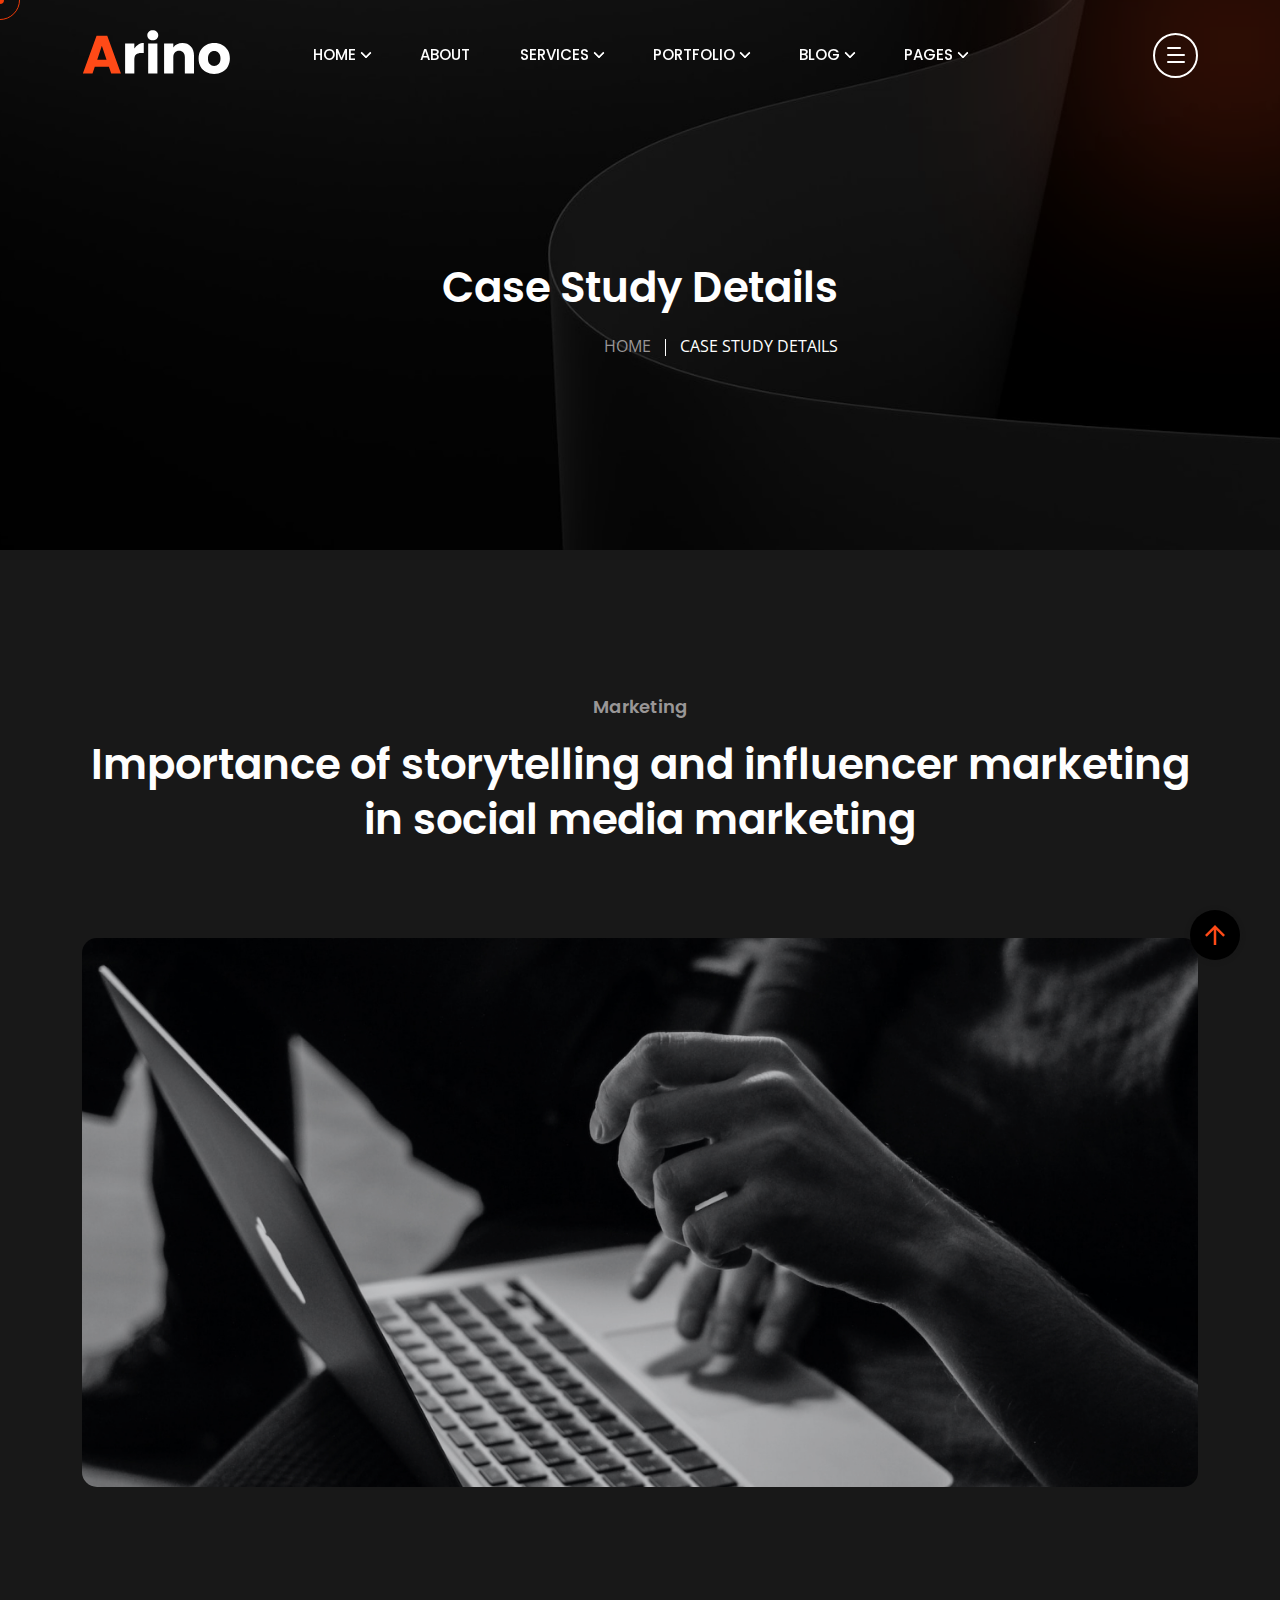
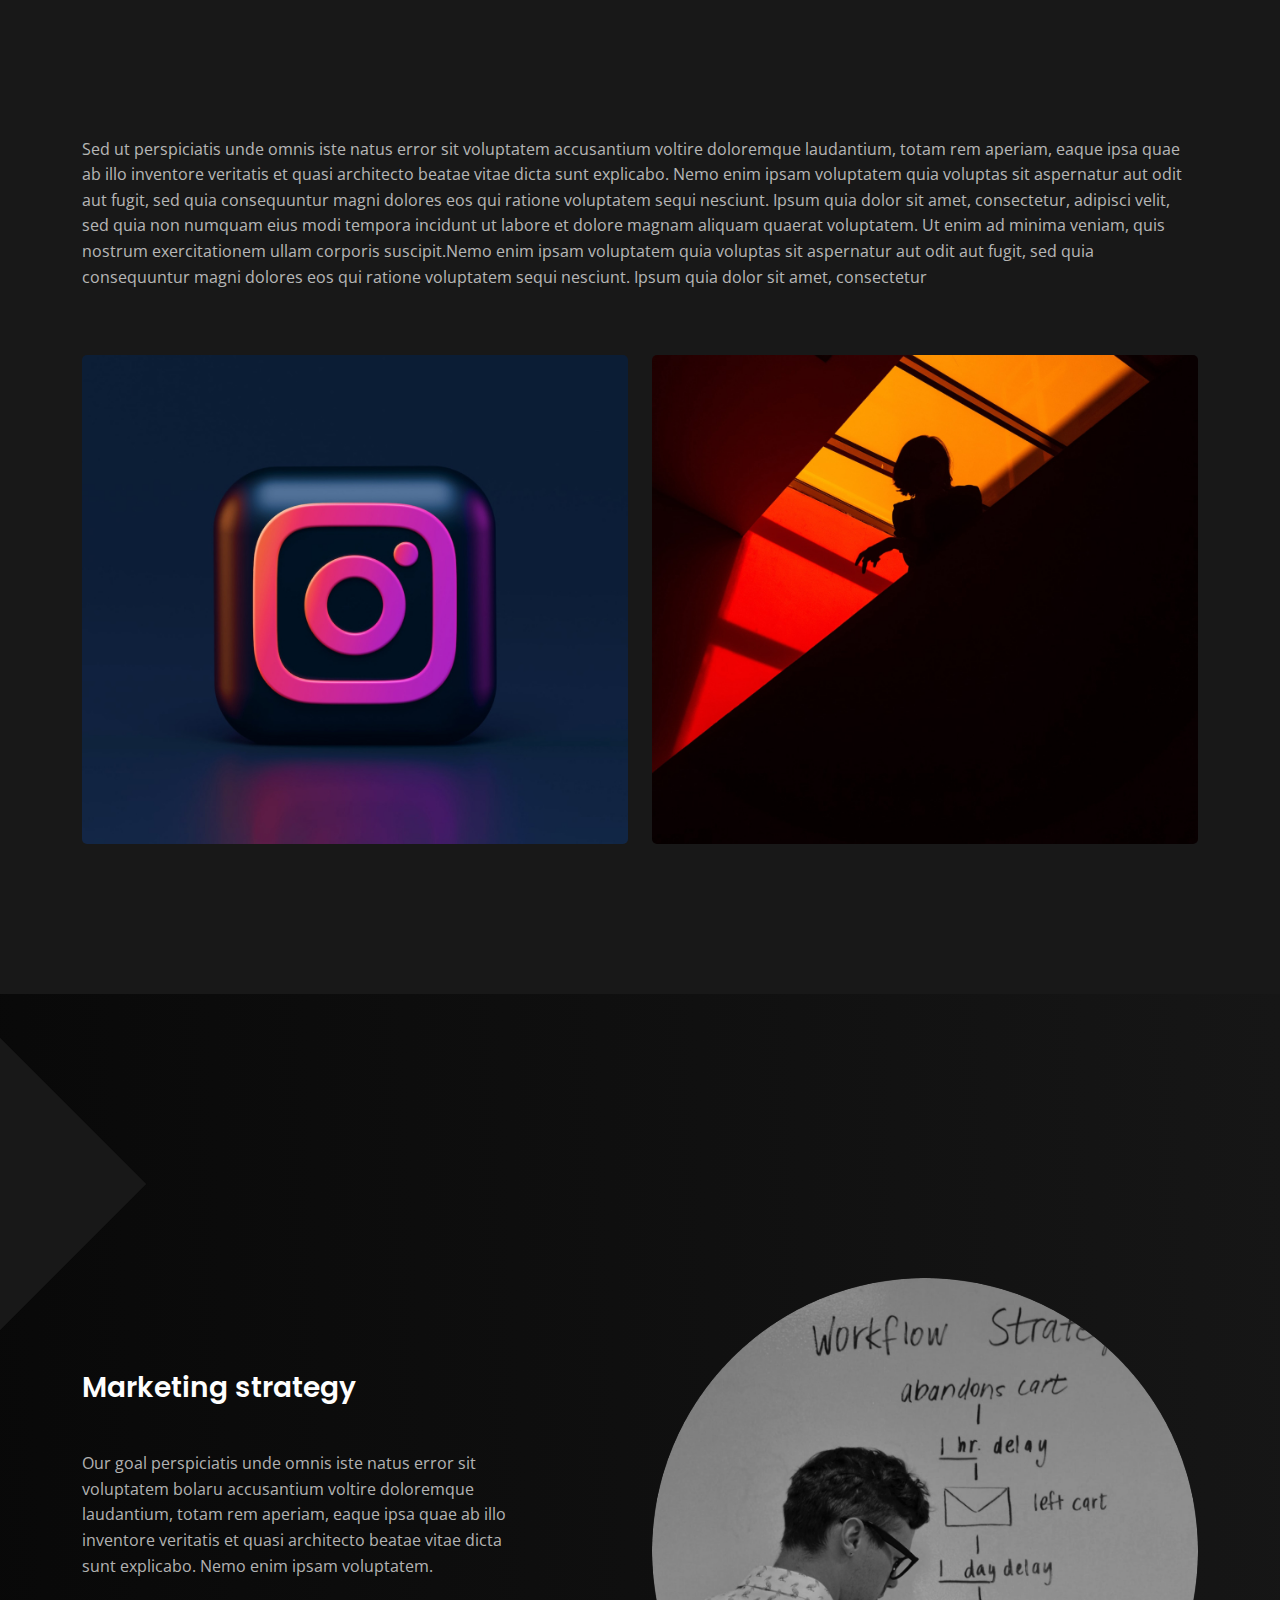
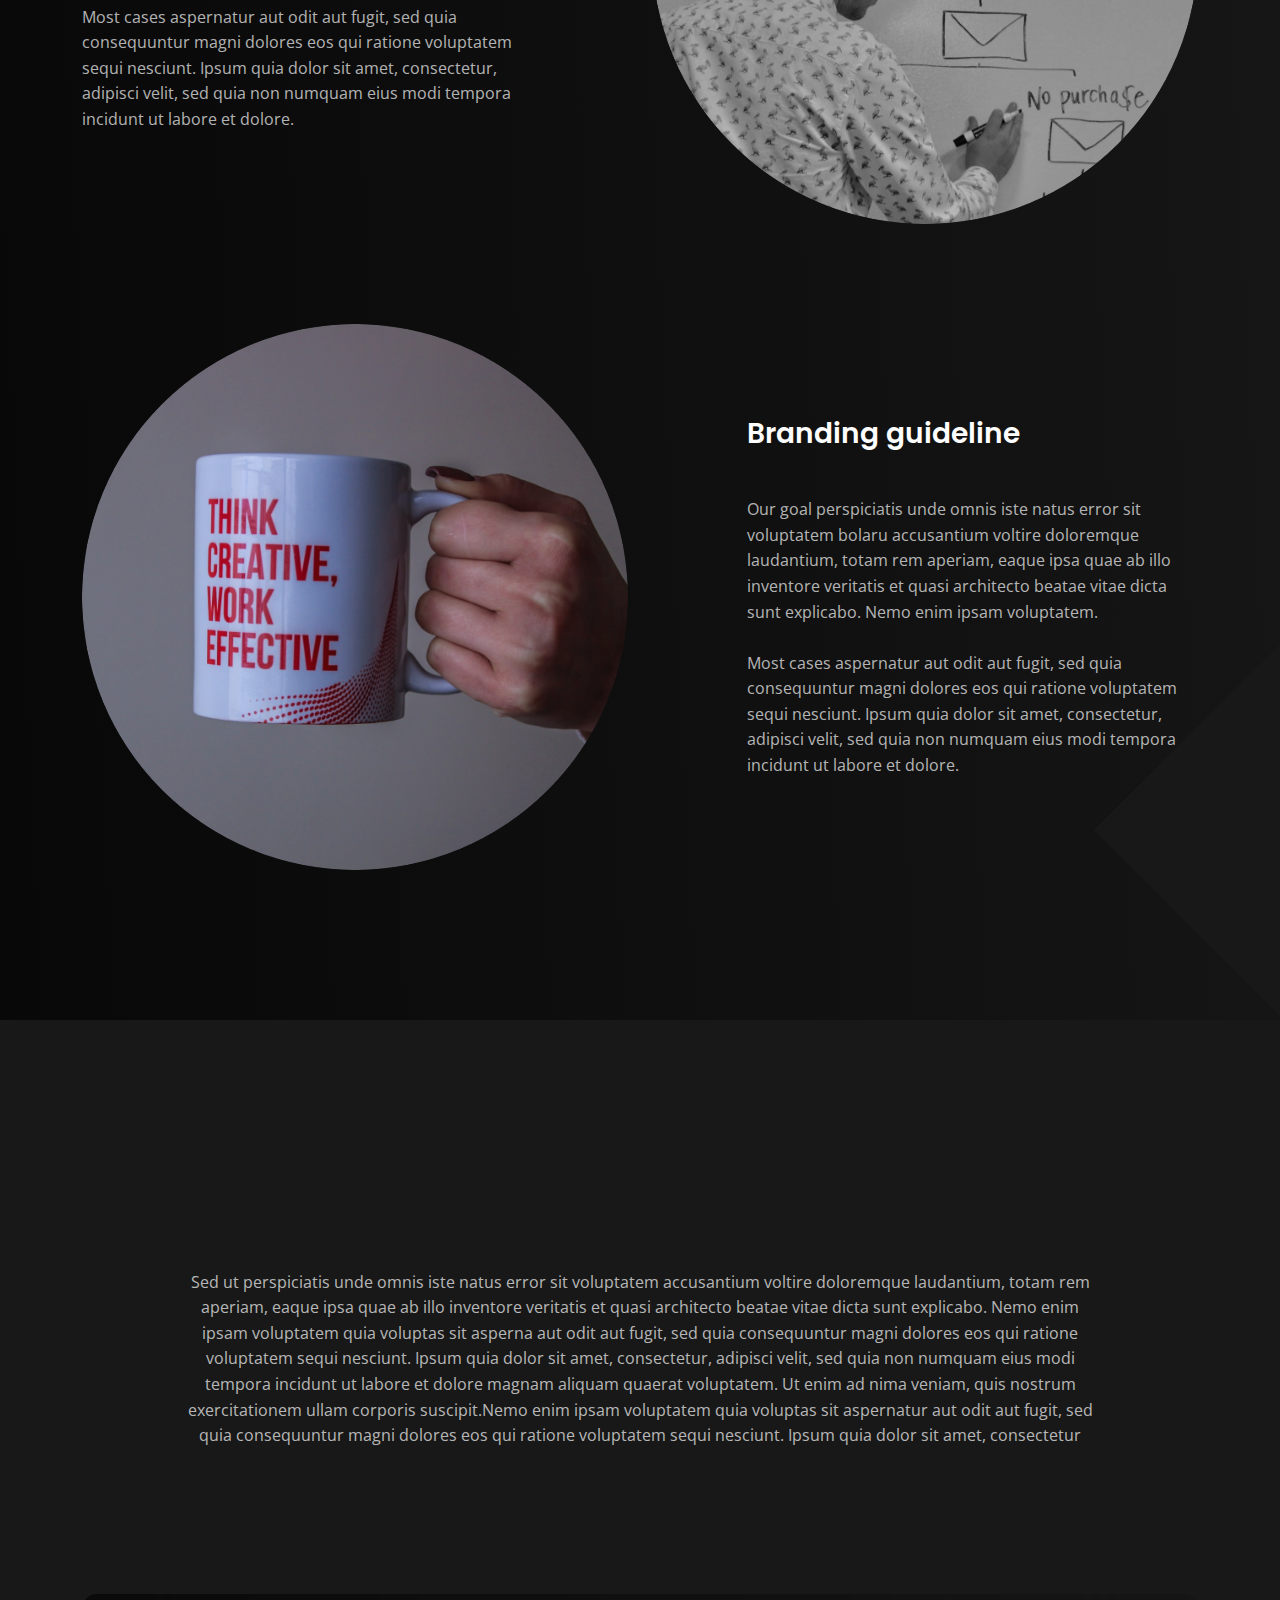
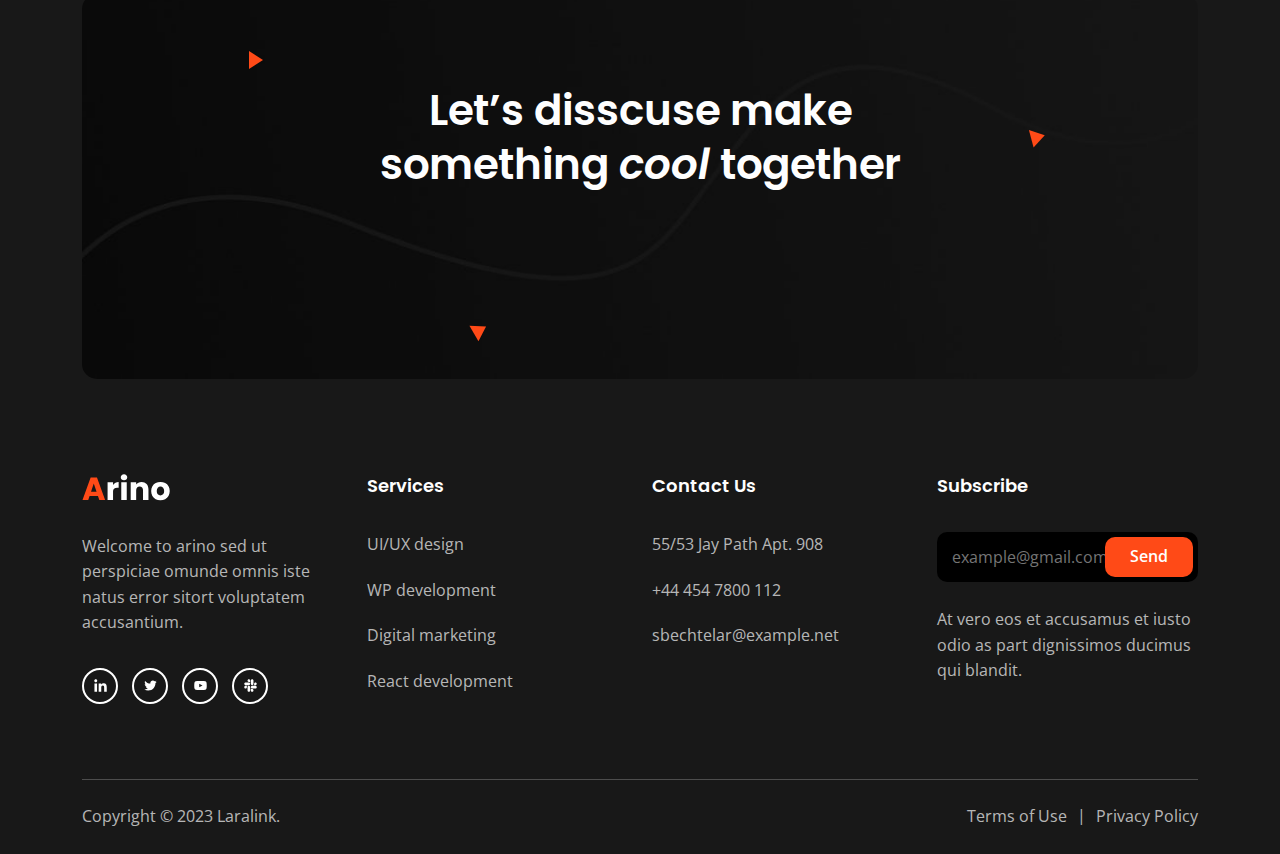
<file: case-study.html>
<!DOCTYPE html>
<html class="no-js" lang="en">

<head>
  <!-- Meta Tags -->
  <meta charset="utf-8">
  <meta http-equiv="x-ua-compatible" content="ie=edge">
  <meta name="viewport" content="width=device-width, initial-scale=1">
  <meta name="author" content="Laralink">
  <!-- Favicon Icon -->
  <link rel="icon" href="assets/img/favicon.png">
  <!-- Site Title -->
  <title>Arino - Creative Agency Template</title>
  <link rel="stylesheet" href="assets/css/plugins/bootstrap.min.css">
  <link rel="stylesheet" href="assets/css/plugins/lightgallery.min.css">
  <link rel="stylesheet" href="assets/css/plugins/slick.css">
  <link rel="stylesheet" href="assets/css/plugins/lightgallery.min.css">
  <link rel="stylesheet" href="assets/css/plugins/animate.css">
  <link rel="stylesheet" href="assets/css/style.css">
</head>

<body>
  <div class="cs-preloader cs-center">
    <div class="cs-preloader_in"></div>
  </div>
  <!-- Start Header Section -->
  <header class="cs-site_header cs-style1 text-uppercase cs-sticky_header">
    <div class="cs-main_header">
      <div class="container">
        <div class="cs-main_header_in">
          <div class="cs-main_header_left">
            <a class="cs-site_branding" href="index.html">
              <img src="assets/img/logo.svg" alt="Logo">
            </a>
          </div>
          <div class="cs-main_header_center">
            <div class="cs-nav cs-primary_font cs-medium">
              <ul class="cs-nav_list">
                <li class="menu-item-has-children cs-mega_menu">
                  <a href="index.html">Home</a>
                  
                </li>
                <li><a href="about.html">About</a></li>
                <li class="menu-item-has-children"><a href="service.html">Services</a>
                  <ul>
                    <li><a href="service.html">Services</a></li>
                    <li><a href="service-details.html">Service Details</a></li>
                  </ul>
                </li>
                <li class="menu-item-has-children"><a href="portfolio.html">Portfolio</a>
                  <ul>
                    <li><a href="portfolio.html">Portfolio</a></li>
                    <li><a href="portfolio-details.html">Portfolio Details</a></li>
                  </ul>
                </li>
                <li class="menu-item-has-children"><a href="blog.html">Blog</a>
                  <ul>
                    <li><a href="blog.html">Blog</a></li>
                    <li><a href="blog-details.html">Blog Details</a></li>
                  </ul>
                </li>
                <li class="menu-item-has-children"><a href="#">Pages</a>
                  <ul>
                    <li><a href="contact.html">Contact</a></li>
                    <li><a href="team.html">Team</a></li>
                    <li><a href="team-details.html">Team Details</a></li>
                    <li><a href="case-study.html">Case Study Details</a></li>
                    <li><a href="faq.html">FAQ</a></li>
                  </ul>
                </li>
              </ul>
            </div>
          </div>
          <div class="cs-main_header_right">
            <div class="cs-toolbox">
              <span class="cs-icon_btn">
                <span class="cs-icon_btn_in">
                  <span></span>
                  <span></span>
                  <span></span>
                  <span></span>
                </span>
              </span>
            </div>
          </div>
        </div>
      </div>
    </div>
  </header>
  <div class="cs-side_header">
    <button class="cs-close"></button>
    <div class="cs-side_header_overlay"></div>
    <div class="cs-side_header_in">
      <div class="cs-side_header_shape"></div>
      <a class="cs-site_branding" href="index.html">
        <img src="assets/img/footer_logo.svg" alt="Logo">
      </a>
      <div class="cs-side_header_box">
        <h2 class="cs-side_header_heading">Do you have a project in your  <br> mind? Keep connect us.</h2>
      </div>
      <div class="cs-side_header_box">
        <h3 class="cs-side_header_title cs-primary_color">Contact Us</h3>
        <ul class="cs-contact_info cs-style1 cs-mp0">
          <li>
            <svg width="18" height="18" viewBox="0 0 18 18" fill="none" xmlns="http://www.w3.org/2000/svg">
              <path d="M17 12.5C15.75 12.5 14.55 12.3 13.43 11.93C13.08 11.82 12.69 11.9 12.41 12.17L10.21 14.37C7.38 12.93 5.06 10.62 3.62 7.79L5.82 5.58C6.1 5.31 6.18 4.92 6.07 4.57C5.7 3.45 5.5 2.25 5.5 1C5.5 0.45 5.05 0 4.5 0H1C0.45 0 0 0.45 0 1C0 10.39 7.61 18 17 18C17.55 18 18 17.55 18 17V13.5C18 12.95 17.55 12.5 17 12.5ZM9 0V10L12 7H18V0H9Z" fill="#FF4A17"/>
            </svg>
            <span>+44 454 7800 112</span>
          </li>
          <li>
            <svg width="20" height="18" viewBox="0 0 20 18" fill="none" xmlns="http://www.w3.org/2000/svg">
              <path d="M20 6.98V16C20 17.1 19.1 18 18 18H2C0.9 18 0 17.1 0 16V4C0 2.9 0.9 2 2 2H12.1C12.04 2.32 12 2.66 12 3C12 4.48 12.65 5.79 13.67 6.71L10 9L2 4V6L10 11L15.3 7.68C15.84 7.88 16.4 8 17 8C18.13 8 19.16 7.61 20 6.98ZM14 3C14 4.66 15.34 6 17 6C18.66 6 20 4.66 20 3C20 1.34 18.66 0 17 0C15.34 0 14 1.34 14 3Z" fill="#FF4A17"/>
            </svg>              
            <span>infotech@arino.com</span>
          </li>
          <li>
            <svg width="14" height="20" viewBox="0 0 14 20" fill="none" xmlns="http://www.w3.org/2000/svg">
              <path d="M7 0C3.13 0 0 3.13 0 7C0 12.25 7 20 7 20C7 20 14 12.25 14 7C14 3.13 10.87 0 7 0ZM7 9.5C5.62 9.5 4.5 8.38 4.5 7C4.5 5.62 5.62 4.5 7 4.5C8.38 4.5 9.5 5.62 9.5 7C9.5 8.38 8.38 9.5 7 9.5Z" fill="#FF4A17"/>
            </svg>              
            <span>50 Wall Street Suite, 44150 <br>Ohio, United States</span>
          </li>
        </ul>
      </div>
      <div class="cs-side_header_box">
        <h3 class="cs-side_header_title cs-primary_color">Subscribe</h3>
        <div class="cs-newsletter cs-style1">
          <form action="#" class="cs-newsletter_form">
            <input type="email" class="cs-newsletter_input" placeholder="example@gmail.com">
            <button class="cs-newsletter_btn"><span>Send</span></button>
          </form>
          <div class="cs-newsletter_text">At vero eos et accusamus et iusto odio as part dignissimos ducimus qui blandit.</div>
        </div>
      </div>
      <div class="cs-side_header_box">
        <div class="cs-social_btns cs-style1">
          <a href="#" class="cs-center">
            <svg width="15" height="15" viewBox="0 0 15 15" fill="none" xmlns="http://www.w3.org/2000/svg">
              <path d="M4.04799 13.7497H1.45647V5.4043H4.04799V13.7497ZM2.75084 4.2659C1.92215 4.2659 1.25 3.57952 1.25 2.75084C1.25 2.35279 1.40812 1.97105 1.68958 1.68958C1.97105 1.40812 2.35279 1.25 2.75084 1.25C3.14888 1.25 3.53063 1.40812 3.81209 1.68958C4.09355 1.97105 4.25167 2.35279 4.25167 2.75084C4.25167 3.57952 3.57924 4.2659 2.75084 4.2659ZM13.7472 13.7497H11.1613V9.68722C11.1613 8.71903 11.1417 7.4774 9.81389 7.4774C8.46652 7.4774 8.26004 8.5293 8.26004 9.61747V13.7497H5.67132V5.4043H8.15681V6.54269H8.19308C8.53906 5.887 9.38421 5.19503 10.6451 5.19503C13.2679 5.19503 13.75 6.92215 13.75 9.16546V13.7497H13.7472Z" fill="white"></path>
            </svg> 
          </a>
          <a href="#" class="cs-center">
            <svg width="13" height="11" viewBox="0 0 13 11" fill="none" xmlns="http://www.w3.org/2000/svg">
              <path d="M11.4651 2.95396C11.4731 3.065 11.4731 3.17606 11.4731 3.2871C11.4731 6.67383 8.89535 10.5761 4.18402 10.5761C2.73255 10.5761 1.38421 10.1557 0.25 9.42608C0.456226 9.44986 0.654494 9.4578 0.868655 9.4578C2.06629 9.4578 3.16879 9.0533 4.04918 8.36326C2.92291 8.33946 1.97906 7.60183 1.65386 6.5866C1.81251 6.61038 1.97112 6.62624 2.1377 6.62624C2.36771 6.62624 2.59774 6.59451 2.81188 6.53901C1.63802 6.30105 0.757595 5.26996 0.757595 4.02472V3.99301C1.09864 4.18336 1.49524 4.30233 1.91558 4.31818C1.22554 3.85814 0.773464 3.07294 0.773464 2.1846C0.773464 1.70872 0.900344 1.27249 1.12244 0.891774C2.38355 2.44635 4.27919 3.46156 6.40481 3.57262C6.36516 3.38226 6.34136 3.184 6.34136 2.9857C6.34136 1.57388 7.4835 0.423828 8.90323 0.423828C9.64086 0.423828 10.3071 0.733156 10.7751 1.23284C11.354 1.1218 11.9093 0.907643 12.401 0.614185C12.2106 1.20906 11.8061 1.70875 11.2748 2.02598C11.7903 1.97049 12.29 1.82769 12.75 1.62942C12.4011 2.13702 11.9648 2.5891 11.4651 2.95396V2.95396Z" fill="white"></path>
            </svg>                    
          </a>
          <a href="#" class="cs-center">
            <svg width="13" height="9" viewBox="0 0 13 9" fill="none" xmlns="http://www.w3.org/2000/svg">
              <path d="M12.4888 1.48066C12.345 0.939353 11.9215 0.513038 11.3837 0.368362C10.4089 0.105469 6.5 0.105469 6.5 0.105469C6.5 0.105469 2.59116 0.105469 1.61633 0.368362C1.07853 0.513061 0.65496 0.939353 0.5112 1.48066C0.25 2.4618 0.25 4.50887 0.25 4.50887C0.25 4.50887 0.25 6.55595 0.5112 7.53709C0.65496 8.0784 1.07853 8.48695 1.61633 8.63163C2.59116 8.89452 6.5 8.89452 6.5 8.89452C6.5 8.89452 10.4088 8.89452 11.3837 8.63163C11.9215 8.48695 12.345 8.0784 12.4888 7.53709C12.75 6.55595 12.75 4.50887 12.75 4.50887C12.75 4.50887 12.75 2.4618 12.4888 1.48066V1.48066ZM5.22158 6.36746V2.65029L8.48861 4.50892L5.22158 6.36746V6.36746Z" fill="white"></path>
            </svg>                    
          </a>
          <a href="#" class="cs-center">
            <svg width="13" height="13" viewBox="0 0 13 13" fill="none" xmlns="http://www.w3.org/2000/svg">
              <path d="M2.87612 8.149C2.87612 8.87165 2.28571 9.46205 1.56306 9.46205C0.840402 9.46205 0.25 8.87165 0.25 8.149C0.25 7.42634 0.840402 6.83594 1.56306 6.83594H2.87612V8.149ZM3.53795 8.149C3.53795 7.42634 4.12835 6.83594 4.851 6.83594C5.57366 6.83594 6.16406 7.42634 6.16406 8.149V11.4369C6.16406 12.1596 5.57366 12.75 4.851 12.75C4.12835 12.75 3.53795 12.1596 3.53795 11.4369V8.149ZM4.851 2.87612C4.12835 2.87612 3.53795 2.28571 3.53795 1.56306C3.53795 0.840402 4.12835 0.25 4.851 0.25C5.57366 0.25 6.16406 0.840402 6.16406 1.56306V2.87612H4.851V2.87612ZM4.851 3.53795C5.57366 3.53795 6.16406 4.12835 6.16406 4.851C6.16406 5.57366 5.57366 6.16406 4.851 6.16406H1.56306C0.840402 6.16406 0.25 5.57366 0.25 4.851C0.25 4.12835 0.840402 3.53795 1.56306 3.53795H4.851V3.53795ZM10.1239 4.851C10.1239 4.12835 10.7143 3.53795 11.4369 3.53795C12.1596 3.53795 12.75 4.12835 12.75 4.851C12.75 5.57366 12.1596 6.16406 11.4369 6.16406H10.1239V4.851V4.851ZM9.46205 4.851C9.46205 5.57366 8.87165 6.16406 8.149 6.16406C7.42634 6.16406 6.83594 5.57366 6.83594 4.851V1.56306C6.83594 0.840402 7.42634 0.25 8.149 0.25C8.87165 0.25 9.46205 0.840402 9.46205 1.56306V4.851V4.851ZM8.149 10.1239C8.87165 10.1239 9.46205 10.7143 9.46205 11.4369C9.46205 12.1596 8.87165 12.75 8.149 12.75C7.42634 12.75 6.83594 12.1596 6.83594 11.4369V10.1239H8.149ZM8.149 9.46205C7.42634 9.46205 6.83594 8.87165 6.83594 8.149C6.83594 7.42634 7.42634 6.83594 8.149 6.83594H11.4369C12.1596 6.83594 12.75 7.42634 12.75 8.149C12.75 8.87165 12.1596 9.46205 11.4369 9.46205H8.149Z" fill="white"></path>
            </svg>                    
          </a>
        </div>
      </div>
    </div>
  </div>
  <!-- End Header Section -->
  
  <!-- Start Hero -->
  <div class="cs-page_heading cs-style1 cs-center text-center cs-bg" data-src="assets/img/case_study_details_bg.jpeg">
    <div class="container">
      <div class="cs-page_heading_in">
        <h1 class="cs-page_title cs-font_50 cs-white_color">Case Study Details</h1>
        <ol class="breadcrumb text-uppercase">
          <li class="breadcrumb-item"><a href="index.html">Home</a></li>
          <li class="breadcrumb-item active">Case Study Details</li>
        </ol>
      </div>
    </div>
  </div>
  <!-- End Hero -->
  <div class="cs-height_145 cs-height_lg_80"></div>
  <div class="container">
    <div class="cs-section_heading cs-style1 text-center">
      <h3 class="cs-section_subtitle">Marketing</h3>
      <h2 class="cs-section_title wow fadeInUp" data-wow-duration="0.8s" data-wow-delay="0.2s">Importance of storytelling and influencer  marketing in social media marketing</h2>
    </div>
    <div class="cs-height_90 cs-height_lg_45"></div>
    <img src="assets/img/case_study_img_1.jpeg" alt="Case Study" class="w-100 cs-radius_15">
    <div class="cs-height_140 cs-height_lg_80"></div>
    <h2 class="cs-font_38 text-center cs-m0 wow fadeInUp" data-wow-duration="0.8s" data-wow-delay="0.2s">Case Study Overview</h2>
    <div class="cs-height_60 cs-height_lg_45"></div>
    <p class="cs-m0">Sed ut perspiciatis unde omnis iste natus error sit voluptatem accusantium voltire doloremque laudantium, totam rem aperiam, eaque ipsa quae ab illo inventore veritatis et quasi architecto beatae vitae dicta sunt explicabo. Nemo enim ipsam voluptatem quia voluptas sit aspernatur aut odit aut fugit, sed quia consequuntur magni dolores eos qui ratione voluptatem sequi nesciunt. Ipsum quia dolor sit amet, consectetur, adipisci velit, sed quia non numquam eius modi tempora incidunt ut labore et dolore magnam aliquam quaerat voluptatem. Ut enim ad minima veniam, quis nostrum exercitationem ullam corporis suscipit.Nemo enim ipsam voluptatem quia voluptas sit aspernatur aut odit aut fugit, sed quia consequuntur magni dolores eos qui ratione voluptatem sequi nesciunt. Ipsum quia dolor sit amet, consectetur</p>
    <div class="cs-height_65 cs-height_lg_45"></div>
    <div class="row">
      <div class="col-sm-6">
        <img src="assets/img/case_study_img_2.jpeg" alt="Case Study" class="w-100 cs-radius_5">
        <div class="cs-height_25 cs-height_lg_25"></div>
      </div>
      <div class="col-sm-6">
        <img src="assets/img/case_study_img_3.jpeg" alt="Case Study" class="w-100 cs-radius_5">
        <div class="cs-height_25 cs-height_lg_25"></div>
      </div>
    </div>
    <div class="cs-height_125 cs-height_lg_55"></div>
  </div>
  <section class="cs-gradient_bg_1 cs-shape_wrap_6">
    <div class="cs-shape_2"><div></div></div>
    <div class="cs-shape_2"><div></div></div>
    <div class="container">
      <div class="cs-height_145 cs-height_lg_80"></div>
      <h2 class="cs-font_38 text-center cs-m0 wow fadeInUp" data-wow-duration="0.8s" data-wow-delay="0.2s">Case Study Research</h2>
      <div class="cs-height_90 cs-height_lg_45"></div>
      <div class="row align-items-center cs-column_reverse_lg">
        <div class="col-lg-5">
          <h3 class="cs-font_30 cs-m0">Marketing strategy</h3>
          <div class="cs-height_45 cs-height_lg_30"></div>
          <p class="cs-m0">Our goal perspiciatis unde omnis iste natus error sit voluptatem bolaru accusantium voltire doloremque laudantium, totam rem aperiam, eaque ipsa quae ab illo inventore veritatis et quasi architecto beatae vitae dicta sunt explicabo. Nemo enim ipsam voluptatem. <br><br>Most cases aspernatur aut odit aut fugit, sed quia consequuntur magni dolores eos qui ratione voluptatem sequi nesciunt. Ipsum quia dolor sit amet, consectetur, adipisci velit, sed quia non numquam eius modi tempora incidunt ut labore et dolore.</p>
        </div>
        <div class="col-lg-6 offset-lg-1 text-center">
          <div class="cs-portfolio_img_in cs-shine_hover_1 rounded-circle">
            <img src="assets/img/case_study_img_4.png" alt="Case study" class="w-100">
          </div>
          <div class="cs-height_0 cs-height_lg_40"></div>
        </div>
      </div>
      <div class="cs-height_100 cs-height_lg_80"></div>
      <div class="row align-items-center">
        <div class="col-lg-6 text-center">
          <div class="cs-portfolio_img_in cs-shine_hover_1 rounded-circle">
            <img src="assets/img/case_study_img_5.png" alt="Case study" class="w-100">
          </div>
          <div class="cs-height_0 cs-height_lg_40"></div>
        </div>
        <div class="col-lg-5 offset-lg-1">
          <h3 class="cs-font_30 cs-m0">Branding guideline</h3>
          <div class="cs-height_45 cs-height_lg_30"></div>
          <p class="cs-m0">Our goal perspiciatis unde omnis iste natus error sit voluptatem bolaru accusantium voltire doloremque laudantium, totam rem aperiam, eaque ipsa quae ab illo inventore veritatis et quasi architecto beatae vitae dicta sunt explicabo. Nemo enim ipsam voluptatem. <br><br>Most cases aspernatur aut odit aut fugit, sed quia consequuntur magni dolores eos qui ratione voluptatem sequi nesciunt. Ipsum quia dolor sit amet, consectetur, adipisci velit, sed quia non numquam eius modi tempora incidunt ut labore et dolore.</p>
        </div>
      </div>
      <div class="cs-height_150 cs-height_lg_80"></div>
    </div>
  </section>
  <div class="cs-height_140 cs-height_lg_80"></div>
  <div class="container text-center">
    <div class="row col-lg-10 offset-lg-1">
      <h2 class="cs-font_38 cs-m0 wow fadeInUp" data-wow-duration="0.8s" data-wow-delay="0.2s">Result of The Case Study</h2>
      <div class="cs-height_60 cs-height_lg_45"></div>
      <p class="cs-m0">Sed ut perspiciatis unde omnis iste natus error sit voluptatem accusantium voltire doloremque laudantium, totam rem aperiam, eaque ipsa quae ab illo inventore veritatis et quasi architecto beatae vitae dicta sunt explicabo. Nemo enim ipsam voluptatem quia voluptas sit asperna aut odit aut fugit, sed quia consequuntur magni dolores eos qui ratione voluptatem sequi nesciunt. Ipsum quia dolor sit amet, consectetur, adipisci velit, sed quia non numquam eius modi tempora incidunt ut labore et dolore magnam aliquam quaerat voluptatem. Ut enim ad nima veniam, quis nostrum exercitationem ullam corporis suscipit.Nemo enim ipsam voluptatem quia voluptas sit aspernatur aut odit aut fugit, sed quia consequuntur magni dolores eos qui ratione voluptatem sequi nesciunt. Ipsum quia dolor sit amet, consectetur</p>
    </div>
  </div>
  <div class="cs-height_145 cs-height_lg_80"></div>
  <!-- Start CTA -->
  <section>
    <div class="container">
      <div class="cs-cta cs-style1 cs-bg text-center cs-shape_wrap_1 cs-position_1" data-src="assets/img/cta_bg.jpeg" >
        <div class="cs-shape_1"></div>
        <div class="cs-shape_1"></div>
        <div class="cs-shape_1"></div>
        <div class="cs-cta_in">
          <h2 class="cs-cta_title cs-semi_bold cs-m0">Let’s disscuse make <br>something <i>cool</i> together</h2>
          <div class="cs-height_70 cs-height_lg_30"></div>
          <a href="contact.html" class="cs-text_btn wow fadeInUp" data-wow-duration="0.8s" data-wow-delay="0.2s">
            <span>Apply For Meeting</span>
            <svg width="26" height="12" viewBox="0 0 26 12" fill="none" xmlns="http://www.w3.org/2000/svg">
              <path d="M25.5307 6.53033C25.8236 6.23744 25.8236 5.76256 25.5307 5.46967L20.7577 0.696699C20.4648 0.403806 19.99 0.403806 19.6971 0.696699C19.4042 0.989593 19.4042 1.46447 19.6971 1.75736L23.9397 6L19.6971 10.2426C19.4042 10.5355 19.4042 11.0104 19.6971 11.3033C19.99 11.5962 20.4648 11.5962 20.7577 11.3033L25.5307 6.53033ZM0.000366211 6.75H25.0004V5.25H0.000366211V6.75Z" fill="currentColor"/>
            </svg>            
          </a>
        </div>
      </div>
    </div>
  </section>
  <!-- End CTA -->
  <!-- Start Footer -->
  <footer class="cs-fooer">
    <div class="cs-fooer_main">
      <div class="container">
        <div class="row">
          <div class="col-lg-3 col-sm-6">
            <div class="cs-footer_item">
              <div class="cs-text_widget">
                <img src="assets/img/footer_logo.svg" alt="">
                <p>Welcome to arino sed ut perspiciae omunde omnis iste natus error sitort voluptatem accusantium.</p>
              </div>
              <div class="cs-social_btns cs-style1">
                <a href="#" class="cs-center">
                  <svg width="15" height="15" viewBox="0 0 15 15" fill="none" xmlns="http://www.w3.org/2000/svg">
                    <path d="M4.04799 13.7497H1.45647V5.4043H4.04799V13.7497ZM2.75084 4.2659C1.92215 4.2659 1.25 3.57952 1.25 2.75084C1.25 2.35279 1.40812 1.97105 1.68958 1.68958C1.97105 1.40812 2.35279 1.25 2.75084 1.25C3.14888 1.25 3.53063 1.40812 3.81209 1.68958C4.09355 1.97105 4.25167 2.35279 4.25167 2.75084C4.25167 3.57952 3.57924 4.2659 2.75084 4.2659ZM13.7472 13.7497H11.1613V9.68722C11.1613 8.71903 11.1417 7.4774 9.81389 7.4774C8.46652 7.4774 8.26004 8.5293 8.26004 9.61747V13.7497H5.67132V5.4043H8.15681V6.54269H8.19308C8.53906 5.887 9.38421 5.19503 10.6451 5.19503C13.2679 5.19503 13.75 6.92215 13.75 9.16546V13.7497H13.7472Z" fill="white"/>
                  </svg> 
                </a>
                <a href="#" class="cs-center">
                  <svg width="13" height="11" viewBox="0 0 13 11" fill="none" xmlns="http://www.w3.org/2000/svg">
                    <path d="M11.4651 2.95396C11.4731 3.065 11.4731 3.17606 11.4731 3.2871C11.4731 6.67383 8.89535 10.5761 4.18402 10.5761C2.73255 10.5761 1.38421 10.1557 0.25 9.42608C0.456226 9.44986 0.654494 9.4578 0.868655 9.4578C2.06629 9.4578 3.16879 9.0533 4.04918 8.36326C2.92291 8.33946 1.97906 7.60183 1.65386 6.5866C1.81251 6.61038 1.97112 6.62624 2.1377 6.62624C2.36771 6.62624 2.59774 6.59451 2.81188 6.53901C1.63802 6.30105 0.757595 5.26996 0.757595 4.02472V3.99301C1.09864 4.18336 1.49524 4.30233 1.91558 4.31818C1.22554 3.85814 0.773464 3.07294 0.773464 2.1846C0.773464 1.70872 0.900344 1.27249 1.12244 0.891774C2.38355 2.44635 4.27919 3.46156 6.40481 3.57262C6.36516 3.38226 6.34136 3.184 6.34136 2.9857C6.34136 1.57388 7.4835 0.423828 8.90323 0.423828C9.64086 0.423828 10.3071 0.733156 10.7751 1.23284C11.354 1.1218 11.9093 0.907643 12.401 0.614185C12.2106 1.20906 11.8061 1.70875 11.2748 2.02598C11.7903 1.97049 12.29 1.82769 12.75 1.62942C12.4011 2.13702 11.9648 2.5891 11.4651 2.95396V2.95396Z" fill="white"/>
                  </svg>                    
                </a>
                <a href="#" class="cs-center">
                  <svg width="13" height="9" viewBox="0 0 13 9" fill="none" xmlns="http://www.w3.org/2000/svg">
                    <path d="M12.4888 1.48066C12.345 0.939353 11.9215 0.513038 11.3837 0.368362C10.4089 0.105469 6.5 0.105469 6.5 0.105469C6.5 0.105469 2.59116 0.105469 1.61633 0.368362C1.07853 0.513061 0.65496 0.939353 0.5112 1.48066C0.25 2.4618 0.25 4.50887 0.25 4.50887C0.25 4.50887 0.25 6.55595 0.5112 7.53709C0.65496 8.0784 1.07853 8.48695 1.61633 8.63163C2.59116 8.89452 6.5 8.89452 6.5 8.89452C6.5 8.89452 10.4088 8.89452 11.3837 8.63163C11.9215 8.48695 12.345 8.0784 12.4888 7.53709C12.75 6.55595 12.75 4.50887 12.75 4.50887C12.75 4.50887 12.75 2.4618 12.4888 1.48066V1.48066ZM5.22158 6.36746V2.65029L8.48861 4.50892L5.22158 6.36746V6.36746Z" fill="white"/>
                  </svg>                    
                </a>
                <a href="#" class="cs-center">
                  <svg width="13" height="13" viewBox="0 0 13 13" fill="none" xmlns="http://www.w3.org/2000/svg">
                    <path d="M2.87612 8.149C2.87612 8.87165 2.28571 9.46205 1.56306 9.46205C0.840402 9.46205 0.25 8.87165 0.25 8.149C0.25 7.42634 0.840402 6.83594 1.56306 6.83594H2.87612V8.149ZM3.53795 8.149C3.53795 7.42634 4.12835 6.83594 4.851 6.83594C5.57366 6.83594 6.16406 7.42634 6.16406 8.149V11.4369C6.16406 12.1596 5.57366 12.75 4.851 12.75C4.12835 12.75 3.53795 12.1596 3.53795 11.4369V8.149ZM4.851 2.87612C4.12835 2.87612 3.53795 2.28571 3.53795 1.56306C3.53795 0.840402 4.12835 0.25 4.851 0.25C5.57366 0.25 6.16406 0.840402 6.16406 1.56306V2.87612H4.851V2.87612ZM4.851 3.53795C5.57366 3.53795 6.16406 4.12835 6.16406 4.851C6.16406 5.57366 5.57366 6.16406 4.851 6.16406H1.56306C0.840402 6.16406 0.25 5.57366 0.25 4.851C0.25 4.12835 0.840402 3.53795 1.56306 3.53795H4.851V3.53795ZM10.1239 4.851C10.1239 4.12835 10.7143 3.53795 11.4369 3.53795C12.1596 3.53795 12.75 4.12835 12.75 4.851C12.75 5.57366 12.1596 6.16406 11.4369 6.16406H10.1239V4.851V4.851ZM9.46205 4.851C9.46205 5.57366 8.87165 6.16406 8.149 6.16406C7.42634 6.16406 6.83594 5.57366 6.83594 4.851V1.56306C6.83594 0.840402 7.42634 0.25 8.149 0.25C8.87165 0.25 9.46205 0.840402 9.46205 1.56306V4.851V4.851ZM8.149 10.1239C8.87165 10.1239 9.46205 10.7143 9.46205 11.4369C9.46205 12.1596 8.87165 12.75 8.149 12.75C7.42634 12.75 6.83594 12.1596 6.83594 11.4369V10.1239H8.149ZM8.149 9.46205C7.42634 9.46205 6.83594 8.87165 6.83594 8.149C6.83594 7.42634 7.42634 6.83594 8.149 6.83594H11.4369C12.1596 6.83594 12.75 7.42634 12.75 8.149C12.75 8.87165 12.1596 9.46205 11.4369 9.46205H8.149Z" fill="white"/>
                  </svg>                    
                </a>
              </div>
            </div>
          </div>
          <div class="col-lg-3 col-sm-6">
            <div class="cs-footer_item">
              <h2 class="cs-widget_title">Services</h2>
              <ul class="cs-menu_widget cs-mp0">
                <li><a href="service-details.html">UI/UX design</a></li>
                <li><a href="service-details.html">WP development</a></li>
                <li><a href="service-details.html">Digital marketing</a></li>
                <li><a href="service-details.html">React development</a></li>
              </ul>
            </div>
          </div>
          <div class="col-lg-3 col-sm-6">
            <div class="cs-footer_item">
              <h2 class="cs-widget_title">Contact Us</h2>
              <ul class="cs-menu_widget cs-mp0">
                <li>55/53 Jay Path Apt. 908</li>
                <li>+44 454 7800 112</li>
                <li>sbechtelar@example.net</li>
              </ul>
            </div>
          </div>
          <div class="col-lg-3 col-sm-6">
            <div class="cs-footer_item">
              <h2 class="cs-widget_title">Subscribe</h2>
              <div class="cs-newsletter cs-style1">
                <form action="#" class="cs-newsletter_form">
                  <input type="email" class="cs-newsletter_input" placeholder="example@gmail.com">
                  <button class="cs-newsletter_btn"><span>Send</span></button>
                </form>
                <div class="cs-newsletter_text">At vero eos et accusamus et iusto odio as part dignissimos ducimus qui blandit.</div>
              </div>
            </div>
          </div>
        </div>
      </div>
    </div>
    <div class="container">
      <div class="cs-bottom_footer">
        <div class="cs-bottom_footer_left">
          <div class="cs-copyright">Copyright © 2023 Laralink.</div>
        </div>
        <div class="cs-bottom_footer_right">
          <ul class="cs-footer_links cs-mp0">
            <li><a href="">Terms of Use</a></li>
            <li><a href="">Privacy Policy</a></li>
          </ul>
        </div>
      </div>
    </div>
  </footer>
  <!-- End Footer -->

  <span class="cs-scrollup">
    <svg width="20" height="20" viewBox="0 0 20 20" fill="none" xmlns="http://www.w3.org/2000/svg">
      <path d="M0 10L1.7625 11.7625L8.75 4.7875V20H11.25V4.7875L18.225 11.775L20 10L10 0L0 10Z" fill="currentColor"/>
    </svg>      
  </span>
  
  <!-- Start Video Popup -->
  <div class="cs-video_popup">
    <div class="cs-video_popup_overlay"></div>
    <div class="cs-video_popup_content">
      <div class="cs-video_popup_layer"></div>
      <div class="cs-video_popup_container">
        <div class="cs-video_popup_align">
          <div class="embed-responsive embed-responsive-16by9">
            <iframe class="embed-responsive-item" src="about:blank"></iframe>
          </div>
        </div>
        <div class="cs-video_popup_close"></div>
      </div>
    </div>
  </div>
  <!-- End Video Popup -->

  <!-- Script -->
  <script src="assets/js/plugins/jquery-3.6.0.min.js"></script>
  <script src="assets/js/plugins/isotope.pkg.min.js"></script>
  <script src="assets/js/plugins/jquery.slick.min.js"></script>
  <script src="assets/js/plugins/jquery.counter.min.js"></script>
  <script src="assets/js/plugins/lightgallery.min.js"></script>
  <script src="assets/js/plugins/wow.min.js"></script>
  <script src="assets/js/plugins/gsap.min.js"></script>
  <script src="assets/js/main.js"></script>
</body>
</html>
</file>
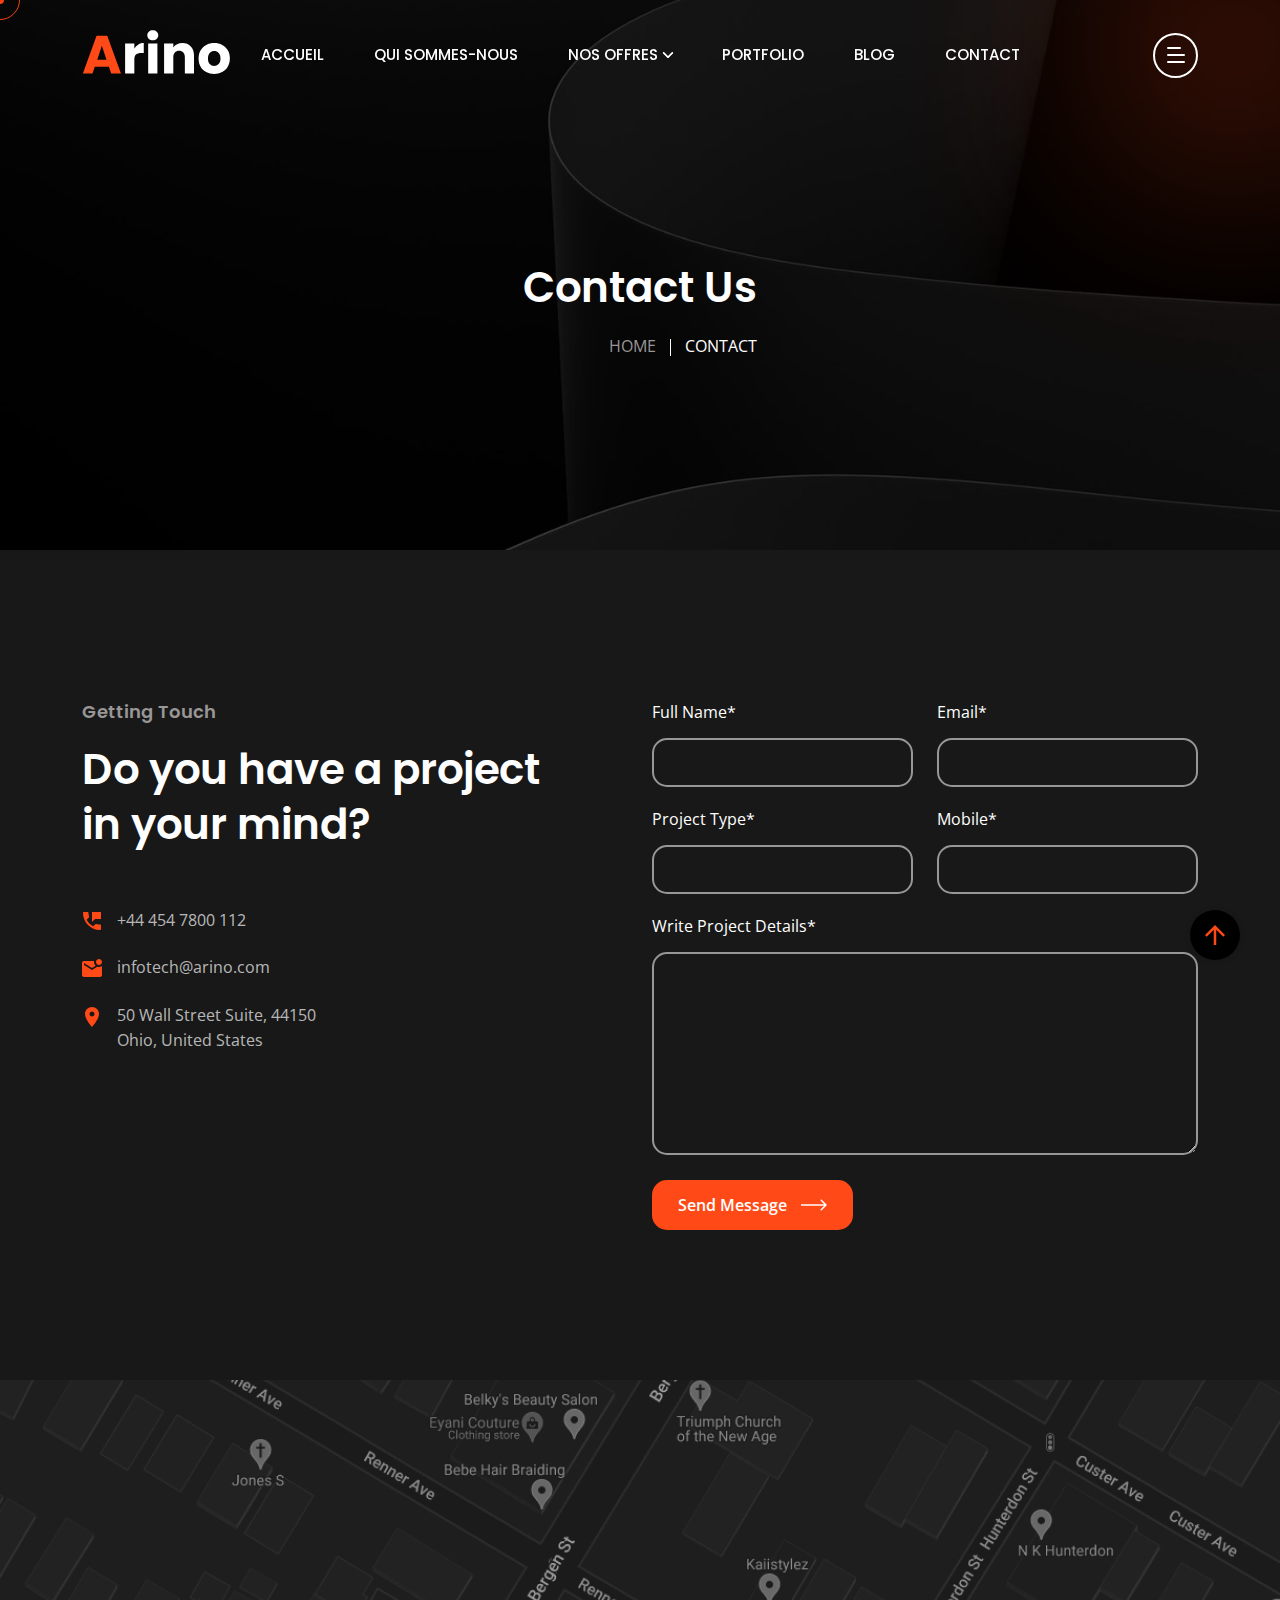
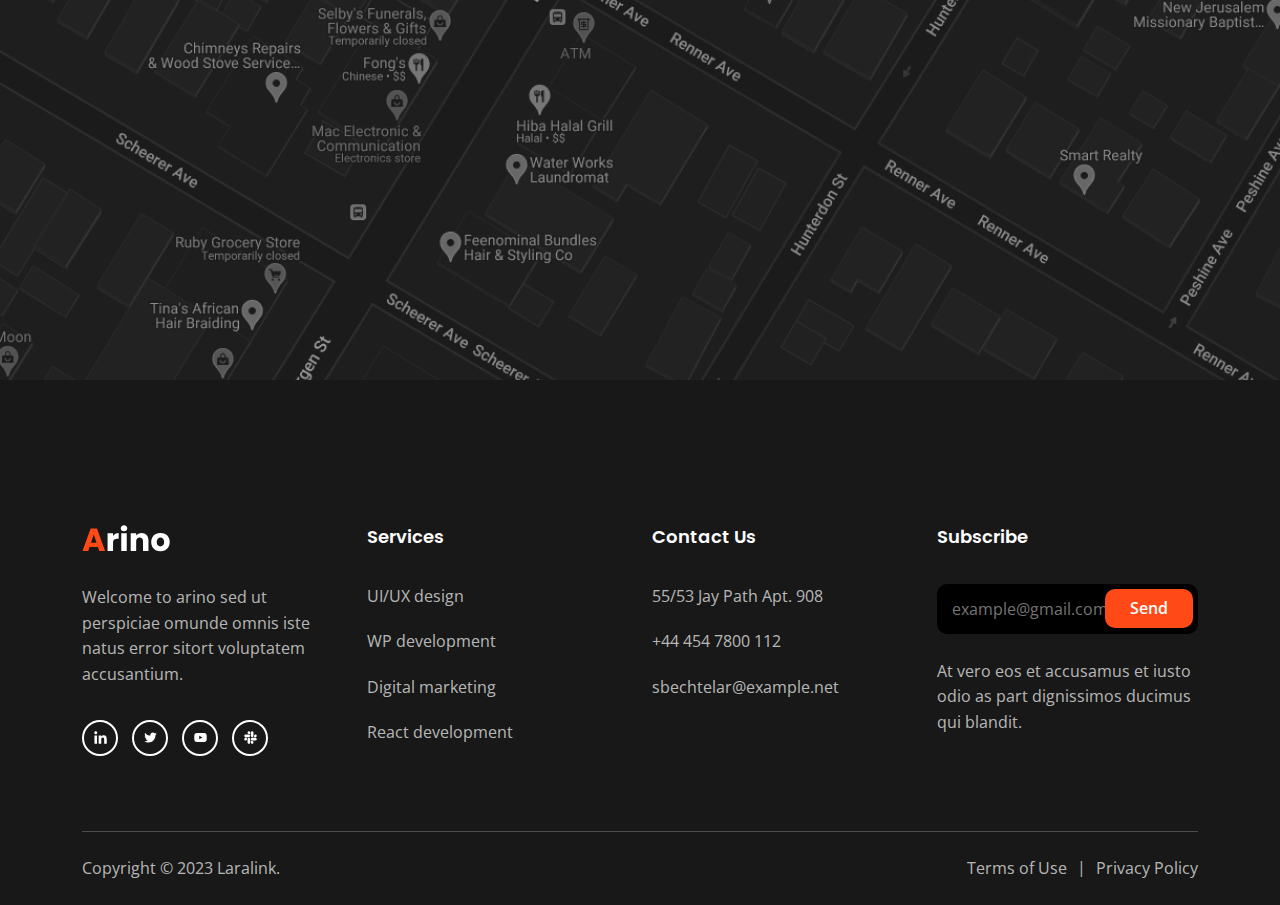
<file: contact.html>
<!DOCTYPE html>
<html class="no-js" lang="en">

<head>
  <!-- Meta Tags -->
  <meta charset="utf-8">
  <meta http-equiv="x-ua-compatible" content="ie=edge">
  <meta name="viewport" content="width=device-width, initial-scale=1">
  <meta name="author" content="Laralink">
  <!-- Favicon Icon -->
  <link rel="icon" href="assets/img/favicon.png">
  <!-- Site Title -->
  <title>Arino - Creative Agency Template</title>
  <link rel="stylesheet" href="assets/css/plugins/bootstrap.min.css">
  <link rel="stylesheet" href="assets/css/plugins/lightgallery.min.css">
  <link rel="stylesheet" href="assets/css/plugins/slick.css">
  <link rel="stylesheet" href="assets/css/plugins/lightgallery.min.css">
  <link rel="stylesheet" href="assets/css/plugins/animate.css">
  <link rel="stylesheet" href="assets/css/style.css">
</head>

<body>
  <div class="cs-preloader cs-center">
    <div class="cs-preloader_in"></div>
  </div>
  <!-- Start Header Section -->
  <header class="cs-site_header cs-style1 text-uppercase cs-sticky_header">
    <div class="cs-main_header">
      <div class="container">
        <div class="cs-main_header_in">
          <div class="cs-main_header_left">
            <a class="cs-site_branding" href="index.html">
              <img src="assets/img/logo.svg" alt="Logo">
            </a>
          </div>
          <div class="cs-main_header_center">
            <div class="cs-nav cs-primary_font cs-medium">
              <ul class="cs-nav_list">
                <li class=" cs-mega_menu">
                  <a href="index.html">Accueil</a>
                </li>
                <li><a href="about.html">Qui sommes-nous</a></li>
                <li class="menu-item-has-children"><a href="service.html">Nos offres</a>
                  <ul>
                    <li><a href="team.html">Team</a></li>
                    <li><a href="faq.html">FAQ</a></li>
                  </ul>
                </li>
                <li class=" "><a href="portfolio.html">Portfolio</a>
                </li>
                <li class=" "><a href="blog.html">Blog</a>
                </li>
                <li class=" "><a href="contact.html">Contact</a>
                </li>
              </ul>
            </div>
          </div>
          <div class="cs-main_header_right">
            <div class="cs-toolbox">
              <span class="cs-icon_btn">
                <span class="cs-icon_btn_in">
                  <span></span>
                  <span></span>
                  <span></span>
                  <span></span>
                </span>
              </span>
            </div>
          </div>
        </div>
      </div>
    </div>
  </header>
  <div class="cs-side_header">
    <button class="cs-close"></button>
    <div class="cs-side_header_overlay"></div>
    <div class="cs-side_header_in">
      <div class="cs-side_header_shape"></div>
      <a class="cs-site_branding" href="index.html">
        <img src="assets/img/footer_logo.svg" alt="Logo">
      </a>
      <div class="cs-side_header_box">
        <h2 class="cs-side_header_heading">Do you have a project in your  <br> mind? Keep connect us.</h2>
      </div>
      <div class="cs-side_header_box">
        <h3 class="cs-side_header_title cs-primary_color">Contact Us</h3>
        <ul class="cs-contact_info cs-style1 cs-mp0">
          <li>
            <svg width="18" height="18" viewBox="0 0 18 18" fill="none" xmlns="http://www.w3.org/2000/svg">
              <path d="M17 12.5C15.75 12.5 14.55 12.3 13.43 11.93C13.08 11.82 12.69 11.9 12.41 12.17L10.21 14.37C7.38 12.93 5.06 10.62 3.62 7.79L5.82 5.58C6.1 5.31 6.18 4.92 6.07 4.57C5.7 3.45 5.5 2.25 5.5 1C5.5 0.45 5.05 0 4.5 0H1C0.45 0 0 0.45 0 1C0 10.39 7.61 18 17 18C17.55 18 18 17.55 18 17V13.5C18 12.95 17.55 12.5 17 12.5ZM9 0V10L12 7H18V0H9Z" fill="#FF4A17"/>
            </svg>
            <span>+44 454 7800 112</span>
          </li>
          <li>
            <svg width="20" height="18" viewBox="0 0 20 18" fill="none" xmlns="http://www.w3.org/2000/svg">
              <path d="M20 6.98V16C20 17.1 19.1 18 18 18H2C0.9 18 0 17.1 0 16V4C0 2.9 0.9 2 2 2H12.1C12.04 2.32 12 2.66 12 3C12 4.48 12.65 5.79 13.67 6.71L10 9L2 4V6L10 11L15.3 7.68C15.84 7.88 16.4 8 17 8C18.13 8 19.16 7.61 20 6.98ZM14 3C14 4.66 15.34 6 17 6C18.66 6 20 4.66 20 3C20 1.34 18.66 0 17 0C15.34 0 14 1.34 14 3Z" fill="#FF4A17"/>
            </svg>              
            <span>infotech@arino.com</span>
          </li>
          <li>
            <svg width="14" height="20" viewBox="0 0 14 20" fill="none" xmlns="http://www.w3.org/2000/svg">
              <path d="M7 0C3.13 0 0 3.13 0 7C0 12.25 7 20 7 20C7 20 14 12.25 14 7C14 3.13 10.87 0 7 0ZM7 9.5C5.62 9.5 4.5 8.38 4.5 7C4.5 5.62 5.62 4.5 7 4.5C8.38 4.5 9.5 5.62 9.5 7C9.5 8.38 8.38 9.5 7 9.5Z" fill="#FF4A17"/>
            </svg>              
            <span>50 Wall Street Suite, 44150 <br>Ohio, United States</span>
          </li>
        </ul>
      </div>
      <div class="cs-side_header_box">
        <h3 class="cs-side_header_title cs-primary_color">Subscribe</h3>
        <div class="cs-newsletter cs-style1">
          <form action="#" class="cs-newsletter_form">
            <input type="email" class="cs-newsletter_input" placeholder="example@gmail.com">
            <button class="cs-newsletter_btn"><span>Send</span></button>
          </form>
          <div class="cs-newsletter_text">At vero eos et accusamus et iusto odio as part dignissimos ducimus qui blandit.</div>
        </div>
      </div>
      <div class="cs-side_header_box">
        <div class="cs-social_btns cs-style1">
          <a href="#" class="cs-center">
            <svg width="15" height="15" viewBox="0 0 15 15" fill="none" xmlns="http://www.w3.org/2000/svg">
              <path d="M4.04799 13.7497H1.45647V5.4043H4.04799V13.7497ZM2.75084 4.2659C1.92215 4.2659 1.25 3.57952 1.25 2.75084C1.25 2.35279 1.40812 1.97105 1.68958 1.68958C1.97105 1.40812 2.35279 1.25 2.75084 1.25C3.14888 1.25 3.53063 1.40812 3.81209 1.68958C4.09355 1.97105 4.25167 2.35279 4.25167 2.75084C4.25167 3.57952 3.57924 4.2659 2.75084 4.2659ZM13.7472 13.7497H11.1613V9.68722C11.1613 8.71903 11.1417 7.4774 9.81389 7.4774C8.46652 7.4774 8.26004 8.5293 8.26004 9.61747V13.7497H5.67132V5.4043H8.15681V6.54269H8.19308C8.53906 5.887 9.38421 5.19503 10.6451 5.19503C13.2679 5.19503 13.75 6.92215 13.75 9.16546V13.7497H13.7472Z" fill="white"></path>
            </svg> 
          </a>
          <a href="#" class="cs-center">
            <svg width="13" height="11" viewBox="0 0 13 11" fill="none" xmlns="http://www.w3.org/2000/svg">
              <path d="M11.4651 2.95396C11.4731 3.065 11.4731 3.17606 11.4731 3.2871C11.4731 6.67383 8.89535 10.5761 4.18402 10.5761C2.73255 10.5761 1.38421 10.1557 0.25 9.42608C0.456226 9.44986 0.654494 9.4578 0.868655 9.4578C2.06629 9.4578 3.16879 9.0533 4.04918 8.36326C2.92291 8.33946 1.97906 7.60183 1.65386 6.5866C1.81251 6.61038 1.97112 6.62624 2.1377 6.62624C2.36771 6.62624 2.59774 6.59451 2.81188 6.53901C1.63802 6.30105 0.757595 5.26996 0.757595 4.02472V3.99301C1.09864 4.18336 1.49524 4.30233 1.91558 4.31818C1.22554 3.85814 0.773464 3.07294 0.773464 2.1846C0.773464 1.70872 0.900344 1.27249 1.12244 0.891774C2.38355 2.44635 4.27919 3.46156 6.40481 3.57262C6.36516 3.38226 6.34136 3.184 6.34136 2.9857C6.34136 1.57388 7.4835 0.423828 8.90323 0.423828C9.64086 0.423828 10.3071 0.733156 10.7751 1.23284C11.354 1.1218 11.9093 0.907643 12.401 0.614185C12.2106 1.20906 11.8061 1.70875 11.2748 2.02598C11.7903 1.97049 12.29 1.82769 12.75 1.62942C12.4011 2.13702 11.9648 2.5891 11.4651 2.95396V2.95396Z" fill="white"></path>
            </svg>                    
          </a>
          <a href="#" class="cs-center">
            <svg width="13" height="9" viewBox="0 0 13 9" fill="none" xmlns="http://www.w3.org/2000/svg">
              <path d="M12.4888 1.48066C12.345 0.939353 11.9215 0.513038 11.3837 0.368362C10.4089 0.105469 6.5 0.105469 6.5 0.105469C6.5 0.105469 2.59116 0.105469 1.61633 0.368362C1.07853 0.513061 0.65496 0.939353 0.5112 1.48066C0.25 2.4618 0.25 4.50887 0.25 4.50887C0.25 4.50887 0.25 6.55595 0.5112 7.53709C0.65496 8.0784 1.07853 8.48695 1.61633 8.63163C2.59116 8.89452 6.5 8.89452 6.5 8.89452C6.5 8.89452 10.4088 8.89452 11.3837 8.63163C11.9215 8.48695 12.345 8.0784 12.4888 7.53709C12.75 6.55595 12.75 4.50887 12.75 4.50887C12.75 4.50887 12.75 2.4618 12.4888 1.48066V1.48066ZM5.22158 6.36746V2.65029L8.48861 4.50892L5.22158 6.36746V6.36746Z" fill="white"></path>
            </svg>                    
          </a>
          <a href="#" class="cs-center">
            <svg width="13" height="13" viewBox="0 0 13 13" fill="none" xmlns="http://www.w3.org/2000/svg">
              <path d="M2.87612 8.149C2.87612 8.87165 2.28571 9.46205 1.56306 9.46205C0.840402 9.46205 0.25 8.87165 0.25 8.149C0.25 7.42634 0.840402 6.83594 1.56306 6.83594H2.87612V8.149ZM3.53795 8.149C3.53795 7.42634 4.12835 6.83594 4.851 6.83594C5.57366 6.83594 6.16406 7.42634 6.16406 8.149V11.4369C6.16406 12.1596 5.57366 12.75 4.851 12.75C4.12835 12.75 3.53795 12.1596 3.53795 11.4369V8.149ZM4.851 2.87612C4.12835 2.87612 3.53795 2.28571 3.53795 1.56306C3.53795 0.840402 4.12835 0.25 4.851 0.25C5.57366 0.25 6.16406 0.840402 6.16406 1.56306V2.87612H4.851V2.87612ZM4.851 3.53795C5.57366 3.53795 6.16406 4.12835 6.16406 4.851C6.16406 5.57366 5.57366 6.16406 4.851 6.16406H1.56306C0.840402 6.16406 0.25 5.57366 0.25 4.851C0.25 4.12835 0.840402 3.53795 1.56306 3.53795H4.851V3.53795ZM10.1239 4.851C10.1239 4.12835 10.7143 3.53795 11.4369 3.53795C12.1596 3.53795 12.75 4.12835 12.75 4.851C12.75 5.57366 12.1596 6.16406 11.4369 6.16406H10.1239V4.851V4.851ZM9.46205 4.851C9.46205 5.57366 8.87165 6.16406 8.149 6.16406C7.42634 6.16406 6.83594 5.57366 6.83594 4.851V1.56306C6.83594 0.840402 7.42634 0.25 8.149 0.25C8.87165 0.25 9.46205 0.840402 9.46205 1.56306V4.851V4.851ZM8.149 10.1239C8.87165 10.1239 9.46205 10.7143 9.46205 11.4369C9.46205 12.1596 8.87165 12.75 8.149 12.75C7.42634 12.75 6.83594 12.1596 6.83594 11.4369V10.1239H8.149ZM8.149 9.46205C7.42634 9.46205 6.83594 8.87165 6.83594 8.149C6.83594 7.42634 7.42634 6.83594 8.149 6.83594H11.4369C12.1596 6.83594 12.75 7.42634 12.75 8.149C12.75 8.87165 12.1596 9.46205 11.4369 9.46205H8.149Z" fill="white"></path>
            </svg>                    
          </a>
        </div>
      </div>
    </div>
  </div>
  <!-- End Header Section -->
  
  <!-- Start Hero -->
  <div class="cs-page_heading cs-style1 cs-center text-center cs-bg" data-src="assets/img/contact_hero_bg.jpeg">
    <div class="container">
      <div class="cs-page_heading_in">
        <h1 class="cs-page_title cs-font_50 cs-white_color">Contact Us</h1>
        <ol class="breadcrumb text-uppercase">
          <li class="breadcrumb-item"><a href="index.html">Home</a></li>
          <li class="breadcrumb-item active">Contact</li>
        </ol>
      </div>
    </div>
  </div>
  <!-- End Hero -->
  <div class="cs-height_150 cs-height_lg_80"></div>
  <div class="container">
    <div class="row">
      <div class="col-lg-6">
        <div class="cs-section_heading cs-style1">
          <h3 class="cs-section_subtitle">Getting Touch</h3>
          <h2 class="cs-section_title">Do you have a project <br>in your mind?</h2>
        </div>
        <div class="cs-height_55 cs-height_lg_30"></div>
        <ul class="cs-contact_info cs-style1 cs-mp0">
          <li>
            <svg width="18" height="18" viewBox="0 0 18 18" fill="none" xmlns="http://www.w3.org/2000/svg">
              <path d="M17 12.5C15.75 12.5 14.55 12.3 13.43 11.93C13.08 11.82 12.69 11.9 12.41 12.17L10.21 14.37C7.38 12.93 5.06 10.62 3.62 7.79L5.82 5.58C6.1 5.31 6.18 4.92 6.07 4.57C5.7 3.45 5.5 2.25 5.5 1C5.5 0.45 5.05 0 4.5 0H1C0.45 0 0 0.45 0 1C0 10.39 7.61 18 17 18C17.55 18 18 17.55 18 17V13.5C18 12.95 17.55 12.5 17 12.5ZM9 0V10L12 7H18V0H9Z" fill="#FF4A17"></path>
            </svg>
            <span>+44 454 7800 112</span>
          </li>
          <li>
            <svg width="20" height="18" viewBox="0 0 20 18" fill="none" xmlns="http://www.w3.org/2000/svg">
              <path d="M20 6.98V16C20 17.1 19.1 18 18 18H2C0.9 18 0 17.1 0 16V4C0 2.9 0.9 2 2 2H12.1C12.04 2.32 12 2.66 12 3C12 4.48 12.65 5.79 13.67 6.71L10 9L2 4V6L10 11L15.3 7.68C15.84 7.88 16.4 8 17 8C18.13 8 19.16 7.61 20 6.98ZM14 3C14 4.66 15.34 6 17 6C18.66 6 20 4.66 20 3C20 1.34 18.66 0 17 0C15.34 0 14 1.34 14 3Z" fill="#FF4A17"></path>
            </svg>              
            <span>infotech@arino.com</span>
          </li>
          <li>
            <svg width="14" height="20" viewBox="0 0 14 20" fill="none" xmlns="http://www.w3.org/2000/svg">
              <path d="M7 0C3.13 0 0 3.13 0 7C0 12.25 7 20 7 20C7 20 14 12.25 14 7C14 3.13 10.87 0 7 0ZM7 9.5C5.62 9.5 4.5 8.38 4.5 7C4.5 5.62 5.62 4.5 7 4.5C8.38 4.5 9.5 5.62 9.5 7C9.5 8.38 8.38 9.5 7 9.5Z" fill="#FF4A17"></path>
            </svg>              
            <span>50 Wall Street Suite, 44150 <br>Ohio, United States</span>
          </li>
        </ul>
        <div class="cs-height_0 cs-height_lg_50"></div>
      </div>
      <div class="col-lg-6">
        <form id="cs-form" action="https://api.web3forms.com/submit" method="POST" class="row">
          
          <input type="hidden" name="access_key" value="6d7bc3fc-6190-43c5-8298-89ac5ef74213" />
          <input type="checkbox" name="botcheck" style="display: none;" />
          <!-- Optional: Can be type="hidden" or type="text" for subject -->
          <input type="hidden" name="subject" value="Submission from Laralink Template">

          <div class="col-sm-6">
            <label class="cs-primary_color">Full Name*</label>
            <input type="text" class="cs-form_field" name="full-name" required>
            <div class="cs-height_20 cs-height_lg_20"></div>
          </div>
          <div class="col-sm-6">
            <label class="cs-primary_color">Email*</label>
            <input type="text" class="cs-form_field" name="email" required>
            <div class="cs-height_20 cs-height_lg_20"></div>
          </div>
          <div class="col-sm-6">
            <label class="cs-primary_color">Project Type*</label>
            <input type="text" class="cs-form_field" name="project" required>
            <div class="cs-height_20 cs-height_lg_20"></div>
          </div>
          <div class="col-sm-6">
            <label class="cs-primary_color">Mobile*</label>
            <input type="text" class="cs-form_field" name="number" required>
            <div class="cs-height_20 cs-height_lg_20"></div>
          </div>
          <div class="col-lg-12">
            <label class="cs-primary_color">Write Project Details*</label>
            <textarea cols="30" rows="7" class="cs-form_field" name="message" required></textarea>
            <div class="cs-height_25 cs-height_lg_25"></div>
          </div>
          <div class="col-lg-12">
            <button class="cs-btn cs-style1" type="submit">
              <span>Send Message</span>
              <svg width="26" height="12" viewBox="0 0 26 12" fill="none" xmlns="http://www.w3.org/2000/svg">
                <path d="M25.5303 6.53033C25.8232 6.23744 25.8232 5.76256 25.5303 5.46967L20.7574 0.696699C20.4645 0.403806 19.9896 0.403806 19.6967 0.696699C19.4038 0.989593 19.4038 1.46447 19.6967 1.75736L23.9393 6L19.6967 10.2426C19.4038 10.5355 19.4038 11.0104 19.6967 11.3033C19.9896 11.5962 20.4645 11.5962 20.7574 11.3033L25.5303 6.53033ZM0 6.75H25V5.25H0V6.75Z" fill="currentColor"/>
              </svg>                
            </button>
            <div id="cs-result"></div>
          </div>
        </form>
      </div>
    </div>
  </div>
  <div class="cs-height_150 cs-height_lg_80"></div>
  <div class="cs-google_map cs-bg" data-src="assets/img/map_img.jpeg">
    <iframe src="https://www.google.com/maps/embed?pb=!1m18!1m12!1m3!1d96652.27317354927!2d-74.33557928194516!3d40.79756494697628!2m3!1f0!2f0!3f0!3m2!1i1024!2i768!4f13.1!3m3!1m2!1s0x89c3a82f1352d0dd%3A0x81d4f72c4435aab5!2sTroy+Meadows+Wetlands!5e0!3m2!1sen!2sbd!4v1563075599994!5m2!1sen!2sbd" allowfullscreen></iframe>
  </div>
  <div class="cs-height_50 cs-height_lg_40"></div>
  <!-- Start Footer -->
  <footer class="cs-fooer">
    <div class="cs-fooer_main">
      <div class="container">
        <div class="row">
          <div class="col-lg-3 col-sm-6">
            <div class="cs-footer_item">
              <div class="cs-text_widget">
                <img src="assets/img/footer_logo.svg" alt="">
                <p>Welcome to arino sed ut perspiciae omunde omnis iste natus error sitort voluptatem accusantium.</p>
              </div>
              <div class="cs-social_btns cs-style1">
                <a href="#" class="cs-center">
                  <svg width="15" height="15" viewBox="0 0 15 15" fill="none" xmlns="http://www.w3.org/2000/svg">
                    <path d="M4.04799 13.7497H1.45647V5.4043H4.04799V13.7497ZM2.75084 4.2659C1.92215 4.2659 1.25 3.57952 1.25 2.75084C1.25 2.35279 1.40812 1.97105 1.68958 1.68958C1.97105 1.40812 2.35279 1.25 2.75084 1.25C3.14888 1.25 3.53063 1.40812 3.81209 1.68958C4.09355 1.97105 4.25167 2.35279 4.25167 2.75084C4.25167 3.57952 3.57924 4.2659 2.75084 4.2659ZM13.7472 13.7497H11.1613V9.68722C11.1613 8.71903 11.1417 7.4774 9.81389 7.4774C8.46652 7.4774 8.26004 8.5293 8.26004 9.61747V13.7497H5.67132V5.4043H8.15681V6.54269H8.19308C8.53906 5.887 9.38421 5.19503 10.6451 5.19503C13.2679 5.19503 13.75 6.92215 13.75 9.16546V13.7497H13.7472Z" fill="white"/>
                  </svg> 
                </a>
                <a href="#" class="cs-center">
                  <svg width="13" height="11" viewBox="0 0 13 11" fill="none" xmlns="http://www.w3.org/2000/svg">
                    <path d="M11.4651 2.95396C11.4731 3.065 11.4731 3.17606 11.4731 3.2871C11.4731 6.67383 8.89535 10.5761 4.18402 10.5761C2.73255 10.5761 1.38421 10.1557 0.25 9.42608C0.456226 9.44986 0.654494 9.4578 0.868655 9.4578C2.06629 9.4578 3.16879 9.0533 4.04918 8.36326C2.92291 8.33946 1.97906 7.60183 1.65386 6.5866C1.81251 6.61038 1.97112 6.62624 2.1377 6.62624C2.36771 6.62624 2.59774 6.59451 2.81188 6.53901C1.63802 6.30105 0.757595 5.26996 0.757595 4.02472V3.99301C1.09864 4.18336 1.49524 4.30233 1.91558 4.31818C1.22554 3.85814 0.773464 3.07294 0.773464 2.1846C0.773464 1.70872 0.900344 1.27249 1.12244 0.891774C2.38355 2.44635 4.27919 3.46156 6.40481 3.57262C6.36516 3.38226 6.34136 3.184 6.34136 2.9857C6.34136 1.57388 7.4835 0.423828 8.90323 0.423828C9.64086 0.423828 10.3071 0.733156 10.7751 1.23284C11.354 1.1218 11.9093 0.907643 12.401 0.614185C12.2106 1.20906 11.8061 1.70875 11.2748 2.02598C11.7903 1.97049 12.29 1.82769 12.75 1.62942C12.4011 2.13702 11.9648 2.5891 11.4651 2.95396V2.95396Z" fill="white"/>
                  </svg>                    
                </a>
                <a href="#" class="cs-center">
                  <svg width="13" height="9" viewBox="0 0 13 9" fill="none" xmlns="http://www.w3.org/2000/svg">
                    <path d="M12.4888 1.48066C12.345 0.939353 11.9215 0.513038 11.3837 0.368362C10.4089 0.105469 6.5 0.105469 6.5 0.105469C6.5 0.105469 2.59116 0.105469 1.61633 0.368362C1.07853 0.513061 0.65496 0.939353 0.5112 1.48066C0.25 2.4618 0.25 4.50887 0.25 4.50887C0.25 4.50887 0.25 6.55595 0.5112 7.53709C0.65496 8.0784 1.07853 8.48695 1.61633 8.63163C2.59116 8.89452 6.5 8.89452 6.5 8.89452C6.5 8.89452 10.4088 8.89452 11.3837 8.63163C11.9215 8.48695 12.345 8.0784 12.4888 7.53709C12.75 6.55595 12.75 4.50887 12.75 4.50887C12.75 4.50887 12.75 2.4618 12.4888 1.48066V1.48066ZM5.22158 6.36746V2.65029L8.48861 4.50892L5.22158 6.36746V6.36746Z" fill="white"/>
                  </svg>                    
                </a>
                <a href="#" class="cs-center">
                  <svg width="13" height="13" viewBox="0 0 13 13" fill="none" xmlns="http://www.w3.org/2000/svg">
                    <path d="M2.87612 8.149C2.87612 8.87165 2.28571 9.46205 1.56306 9.46205C0.840402 9.46205 0.25 8.87165 0.25 8.149C0.25 7.42634 0.840402 6.83594 1.56306 6.83594H2.87612V8.149ZM3.53795 8.149C3.53795 7.42634 4.12835 6.83594 4.851 6.83594C5.57366 6.83594 6.16406 7.42634 6.16406 8.149V11.4369C6.16406 12.1596 5.57366 12.75 4.851 12.75C4.12835 12.75 3.53795 12.1596 3.53795 11.4369V8.149ZM4.851 2.87612C4.12835 2.87612 3.53795 2.28571 3.53795 1.56306C3.53795 0.840402 4.12835 0.25 4.851 0.25C5.57366 0.25 6.16406 0.840402 6.16406 1.56306V2.87612H4.851V2.87612ZM4.851 3.53795C5.57366 3.53795 6.16406 4.12835 6.16406 4.851C6.16406 5.57366 5.57366 6.16406 4.851 6.16406H1.56306C0.840402 6.16406 0.25 5.57366 0.25 4.851C0.25 4.12835 0.840402 3.53795 1.56306 3.53795H4.851V3.53795ZM10.1239 4.851C10.1239 4.12835 10.7143 3.53795 11.4369 3.53795C12.1596 3.53795 12.75 4.12835 12.75 4.851C12.75 5.57366 12.1596 6.16406 11.4369 6.16406H10.1239V4.851V4.851ZM9.46205 4.851C9.46205 5.57366 8.87165 6.16406 8.149 6.16406C7.42634 6.16406 6.83594 5.57366 6.83594 4.851V1.56306C6.83594 0.840402 7.42634 0.25 8.149 0.25C8.87165 0.25 9.46205 0.840402 9.46205 1.56306V4.851V4.851ZM8.149 10.1239C8.87165 10.1239 9.46205 10.7143 9.46205 11.4369C9.46205 12.1596 8.87165 12.75 8.149 12.75C7.42634 12.75 6.83594 12.1596 6.83594 11.4369V10.1239H8.149ZM8.149 9.46205C7.42634 9.46205 6.83594 8.87165 6.83594 8.149C6.83594 7.42634 7.42634 6.83594 8.149 6.83594H11.4369C12.1596 6.83594 12.75 7.42634 12.75 8.149C12.75 8.87165 12.1596 9.46205 11.4369 9.46205H8.149Z" fill="white"/>
                  </svg>                    
                </a>
              </div>
            </div>
          </div>
          <div class="col-lg-3 col-sm-6">
            <div class="cs-footer_item">
              <h2 class="cs-widget_title">Services</h2>
              <ul class="cs-menu_widget cs-mp0">
                <li><a href="service-details.html">UI/UX design</a></li>
                <li><a href="service-details.html">WP development</a></li>
                <li><a href="service-details.html">Digital marketing</a></li>
                <li><a href="service-details.html">React development</a></li>
              </ul>
            </div>
          </div>
          <div class="col-lg-3 col-sm-6">
            <div class="cs-footer_item">
              <h2 class="cs-widget_title">Contact Us</h2>
              <ul class="cs-menu_widget cs-mp0">
                <li>55/53 Jay Path Apt. 908</li>
                <li>+44 454 7800 112</li>
                <li>sbechtelar@example.net</li>
              </ul>
            </div>
          </div>
          <div class="col-lg-3 col-sm-6">
            <div class="cs-footer_item">
              <h2 class="cs-widget_title">Subscribe</h2>
              <div class="cs-newsletter cs-style1">
                <form action="#" class="cs-newsletter_form">
                  <input type="email" class="cs-newsletter_input" placeholder="example@gmail.com">
                  <button class="cs-newsletter_btn"><span>Send</span></button>
                </form>
                <div class="cs-newsletter_text">At vero eos et accusamus et iusto odio as part dignissimos ducimus qui blandit.</div>
              </div>
            </div>
          </div>
        </div>
      </div>
    </div>
    <div class="container">
      <div class="cs-bottom_footer">
        <div class="cs-bottom_footer_left">
          <div class="cs-copyright">Copyright © 2023 Laralink.</div>
        </div>
        <div class="cs-bottom_footer_right">
          <ul class="cs-footer_links cs-mp0">
            <li><a href="">Terms of Use</a></li>
            <li><a href="">Privacy Policy</a></li>
          </ul>
        </div>
      </div>
    </div>
  </footer>
  <!-- End Footer -->

  <span class="cs-scrollup">
    <svg width="20" height="20" viewBox="0 0 20 20" fill="none" xmlns="http://www.w3.org/2000/svg">
      <path d="M0 10L1.7625 11.7625L8.75 4.7875V20H11.25V4.7875L18.225 11.775L20 10L10 0L0 10Z" fill="currentColor"/>
    </svg>      
  </span>
  
  <!-- Start Video Popup -->
  <div class="cs-video_popup">
    <div class="cs-video_popup_overlay"></div>
    <div class="cs-video_popup_content">
      <div class="cs-video_popup_layer"></div>
      <div class="cs-video_popup_container">
        <div class="cs-video_popup_align">
          <div class="embed-responsive embed-responsive-16by9">
            <iframe class="embed-responsive-item" src="about:blank"></iframe>
          </div>
        </div>
        <div class="cs-video_popup_close"></div>
      </div>
    </div>
  </div>
  <!-- End Video Popup -->

  <!-- Script -->
  <script src="assets/js/plugins/jquery-3.6.0.min.js"></script>
  <script src="assets/js/plugins/isotope.pkg.min.js"></script>
  <script src="assets/js/plugins/jquery.slick.min.js"></script>
  <script src="assets/js/plugins/jquery.counter.min.js"></script>
  <script src="assets/js/plugins/lightgallery.min.js"></script>
  <script src="assets/js/plugins/wow.min.js"></script>
  <script src="assets/js/plugins/gsap.min.js"></script>
  <script src="assets/js/main.js"></script>
</body>
</html>
</file>
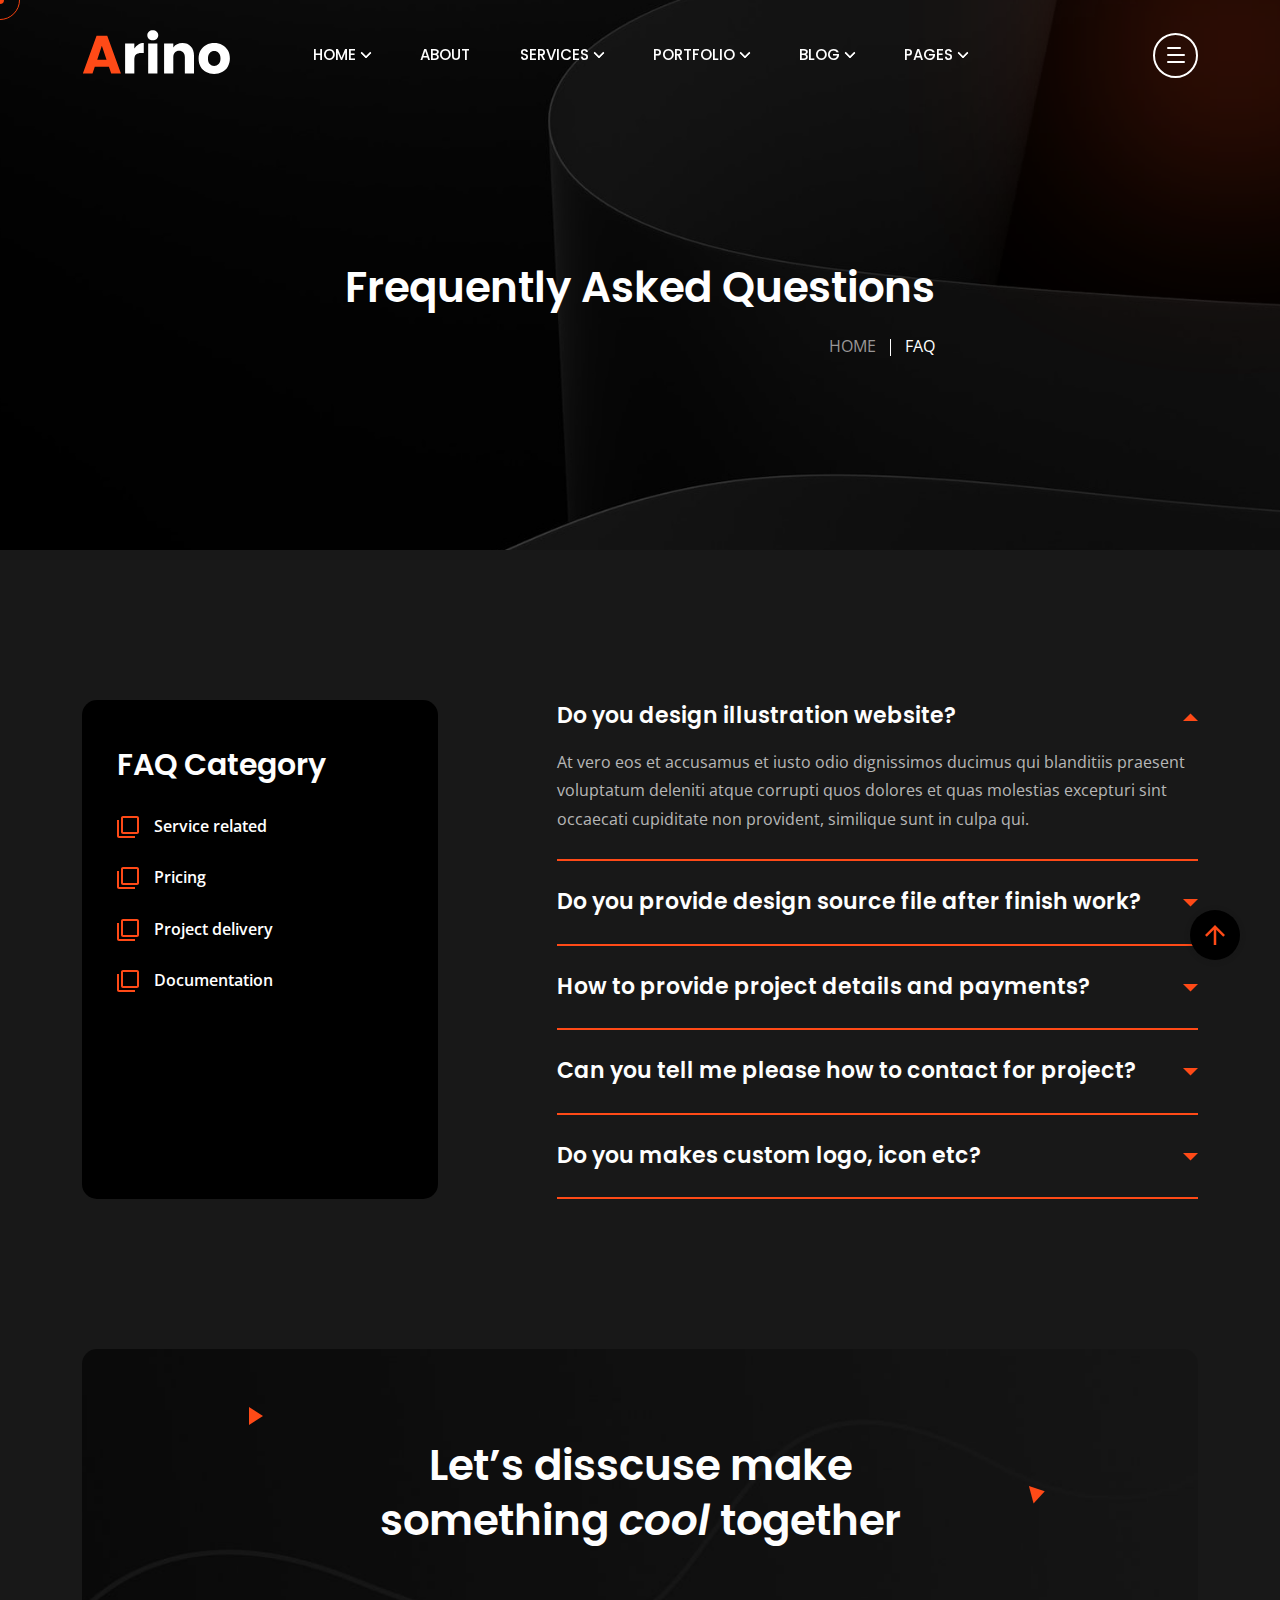
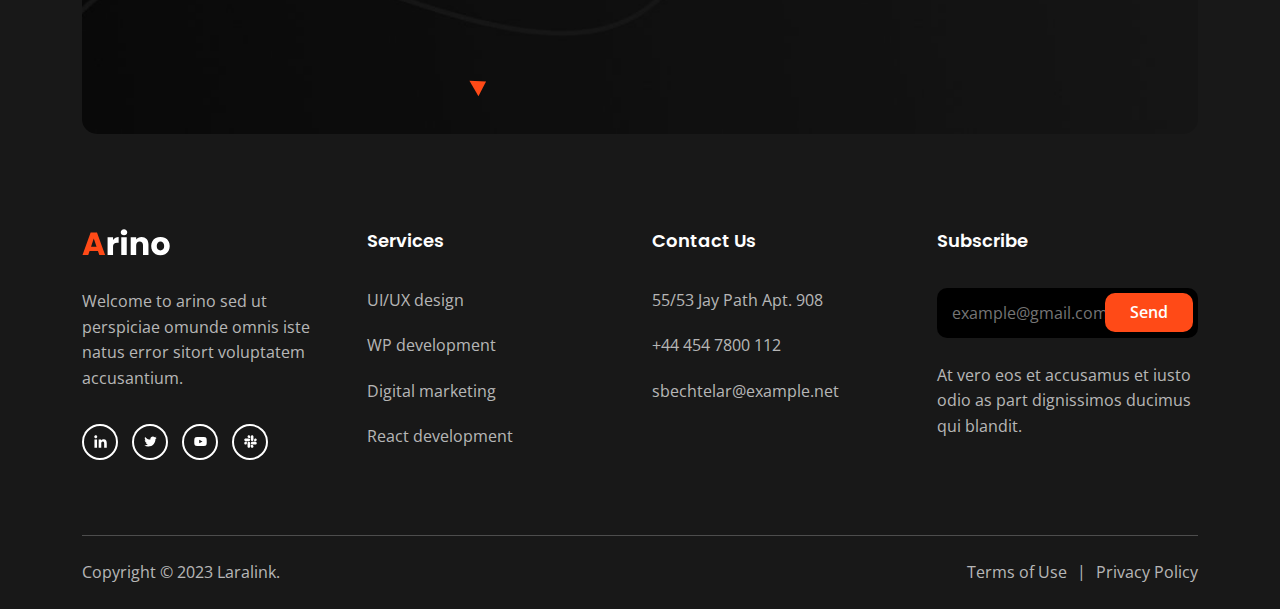
<file: faq.html>
<!DOCTYPE html>
<html class="no-js" lang="en">

<head>
  <!-- Meta Tags -->
  <meta charset="utf-8">
  <meta http-equiv="x-ua-compatible" content="ie=edge">
  <meta name="viewport" content="width=device-width, initial-scale=1">
  <meta name="author" content="Laralink">
  <!-- Favicon Icon -->
  <link rel="icon" href="assets/img/favicon.png">
  <!-- Site Title -->
  <title>Arino - Creative Agency Template</title>
  <link rel="stylesheet" href="assets/css/plugins/bootstrap.min.css">
  <link rel="stylesheet" href="assets/css/plugins/lightgallery.min.css">
  <link rel="stylesheet" href="assets/css/plugins/slick.css">
  <link rel="stylesheet" href="assets/css/plugins/lightgallery.min.css">
  <link rel="stylesheet" href="assets/css/plugins/animate.css">
  <link rel="stylesheet" href="assets/css/style.css">
</head>

<body>
  <div class="cs-preloader cs-center">
    <div class="cs-preloader_in"></div>
  </div>
  <!-- Start Header Section -->
  <header class="cs-site_header cs-style1 text-uppercase cs-sticky_header">
    <div class="cs-main_header">
      <div class="container">
        <div class="cs-main_header_in">
          <div class="cs-main_header_left">
            <a class="cs-site_branding" href="index.html">
              <img src="assets/img/logo.svg" alt="Logo">
            </a>
          </div>
          <div class="cs-main_header_center">
            <div class="cs-nav cs-primary_font cs-medium">
              <ul class="cs-nav_list">
                <li class="menu-item-has-children cs-mega_menu">
                  <a href="index.html">Home</a>
                
                </li>
                <li><a href="about.html">About</a></li>
                <li class="menu-item-has-children"><a href="service.html">Services</a>
                  <ul>
                    <li><a href="service.html">Services</a></li>
                    <li><a href="service-details.html">Service Details</a></li>
                  </ul>
                </li>
                <li class="menu-item-has-children"><a href="portfolio.html">Portfolio</a>
                  <ul>
                    <li><a href="portfolio.html">Portfolio</a></li>
                    <li><a href="portfolio-details.html">Portfolio Details</a></li>
                  </ul>
                </li>
                <li class="menu-item-has-children"><a href="blog.html">Blog</a>
                  <ul>
                    <li><a href="blog.html">Blog</a></li>
                    <li><a href="blog-details.html">Blog Details</a></li>
                  </ul>
                </li>
                <li class="menu-item-has-children"><a href="#">Pages</a>
                  <ul>
                    <li><a href="contact.html">Contact</a></li>
                    <li><a href="team.html">Team</a></li>
                    <li><a href="team-details.html">Team Details</a></li>
                    <li><a href="case-study.html">Case Study Details</a></li>
                    <li><a href="faq.html">FAQ</a></li>
                  </ul>
                </li>
              </ul>
            </div>
          </div>
          <div class="cs-main_header_right">
            <div class="cs-toolbox">
              <span class="cs-icon_btn">
                <span class="cs-icon_btn_in">
                  <span></span>
                  <span></span>
                  <span></span>
                  <span></span>
                </span>
              </span>
            </div>
          </div>
        </div>
      </div>
    </div>
  </header>
  <div class="cs-side_header">
    <button class="cs-close"></button>
    <div class="cs-side_header_overlay"></div>
    <div class="cs-side_header_in">
      <div class="cs-side_header_shape"></div>
      <a class="cs-site_branding" href="index.html">
        <img src="assets/img/footer_logo.svg" alt="Logo">
      </a>
      <div class="cs-side_header_box">
        <h2 class="cs-side_header_heading">Do you have a project in your  <br> mind? Keep connect us.</h2>
      </div>
      <div class="cs-side_header_box">
        <h3 class="cs-side_header_title cs-primary_color">Contact Us</h3>
        <ul class="cs-contact_info cs-style1 cs-mp0">
          <li>
            <svg width="18" height="18" viewBox="0 0 18 18" fill="none" xmlns="http://www.w3.org/2000/svg">
              <path d="M17 12.5C15.75 12.5 14.55 12.3 13.43 11.93C13.08 11.82 12.69 11.9 12.41 12.17L10.21 14.37C7.38 12.93 5.06 10.62 3.62 7.79L5.82 5.58C6.1 5.31 6.18 4.92 6.07 4.57C5.7 3.45 5.5 2.25 5.5 1C5.5 0.45 5.05 0 4.5 0H1C0.45 0 0 0.45 0 1C0 10.39 7.61 18 17 18C17.55 18 18 17.55 18 17V13.5C18 12.95 17.55 12.5 17 12.5ZM9 0V10L12 7H18V0H9Z" fill="#FF4A17"/>
            </svg>
            <span>+44 454 7800 112</span>
          </li>
          <li>
            <svg width="20" height="18" viewBox="0 0 20 18" fill="none" xmlns="http://www.w3.org/2000/svg">
              <path d="M20 6.98V16C20 17.1 19.1 18 18 18H2C0.9 18 0 17.1 0 16V4C0 2.9 0.9 2 2 2H12.1C12.04 2.32 12 2.66 12 3C12 4.48 12.65 5.79 13.67 6.71L10 9L2 4V6L10 11L15.3 7.68C15.84 7.88 16.4 8 17 8C18.13 8 19.16 7.61 20 6.98ZM14 3C14 4.66 15.34 6 17 6C18.66 6 20 4.66 20 3C20 1.34 18.66 0 17 0C15.34 0 14 1.34 14 3Z" fill="#FF4A17"/>
            </svg>              
            <span>infotech@arino.com</span>
          </li>
          <li>
            <svg width="14" height="20" viewBox="0 0 14 20" fill="none" xmlns="http://www.w3.org/2000/svg">
              <path d="M7 0C3.13 0 0 3.13 0 7C0 12.25 7 20 7 20C7 20 14 12.25 14 7C14 3.13 10.87 0 7 0ZM7 9.5C5.62 9.5 4.5 8.38 4.5 7C4.5 5.62 5.62 4.5 7 4.5C8.38 4.5 9.5 5.62 9.5 7C9.5 8.38 8.38 9.5 7 9.5Z" fill="#FF4A17"/>
            </svg>              
            <span>50 Wall Street Suite, 44150 <br>Ohio, United States</span>
          </li>
        </ul>
      </div>
      <div class="cs-side_header_box">
        <h3 class="cs-side_header_title cs-primary_color">Subscribe</h3>
        <div class="cs-newsletter cs-style1">
          <form action="#" class="cs-newsletter_form">
            <input type="email" class="cs-newsletter_input" placeholder="example@gmail.com">
            <button class="cs-newsletter_btn"><span>Send</span></button>
          </form>
          <div class="cs-newsletter_text">At vero eos et accusamus et iusto odio as part dignissimos ducimus qui blandit.</div>
        </div>
      </div>
      <div class="cs-side_header_box">
        <div class="cs-social_btns cs-style1">
          <a href="#" class="cs-center">
            <svg width="15" height="15" viewBox="0 0 15 15" fill="none" xmlns="http://www.w3.org/2000/svg">
              <path d="M4.04799 13.7497H1.45647V5.4043H4.04799V13.7497ZM2.75084 4.2659C1.92215 4.2659 1.25 3.57952 1.25 2.75084C1.25 2.35279 1.40812 1.97105 1.68958 1.68958C1.97105 1.40812 2.35279 1.25 2.75084 1.25C3.14888 1.25 3.53063 1.40812 3.81209 1.68958C4.09355 1.97105 4.25167 2.35279 4.25167 2.75084C4.25167 3.57952 3.57924 4.2659 2.75084 4.2659ZM13.7472 13.7497H11.1613V9.68722C11.1613 8.71903 11.1417 7.4774 9.81389 7.4774C8.46652 7.4774 8.26004 8.5293 8.26004 9.61747V13.7497H5.67132V5.4043H8.15681V6.54269H8.19308C8.53906 5.887 9.38421 5.19503 10.6451 5.19503C13.2679 5.19503 13.75 6.92215 13.75 9.16546V13.7497H13.7472Z" fill="white"></path>
            </svg> 
          </a>
          <a href="#" class="cs-center">
            <svg width="13" height="11" viewBox="0 0 13 11" fill="none" xmlns="http://www.w3.org/2000/svg">
              <path d="M11.4651 2.95396C11.4731 3.065 11.4731 3.17606 11.4731 3.2871C11.4731 6.67383 8.89535 10.5761 4.18402 10.5761C2.73255 10.5761 1.38421 10.1557 0.25 9.42608C0.456226 9.44986 0.654494 9.4578 0.868655 9.4578C2.06629 9.4578 3.16879 9.0533 4.04918 8.36326C2.92291 8.33946 1.97906 7.60183 1.65386 6.5866C1.81251 6.61038 1.97112 6.62624 2.1377 6.62624C2.36771 6.62624 2.59774 6.59451 2.81188 6.53901C1.63802 6.30105 0.757595 5.26996 0.757595 4.02472V3.99301C1.09864 4.18336 1.49524 4.30233 1.91558 4.31818C1.22554 3.85814 0.773464 3.07294 0.773464 2.1846C0.773464 1.70872 0.900344 1.27249 1.12244 0.891774C2.38355 2.44635 4.27919 3.46156 6.40481 3.57262C6.36516 3.38226 6.34136 3.184 6.34136 2.9857C6.34136 1.57388 7.4835 0.423828 8.90323 0.423828C9.64086 0.423828 10.3071 0.733156 10.7751 1.23284C11.354 1.1218 11.9093 0.907643 12.401 0.614185C12.2106 1.20906 11.8061 1.70875 11.2748 2.02598C11.7903 1.97049 12.29 1.82769 12.75 1.62942C12.4011 2.13702 11.9648 2.5891 11.4651 2.95396V2.95396Z" fill="white"></path>
            </svg>                    
          </a>
          <a href="#" class="cs-center">
            <svg width="13" height="9" viewBox="0 0 13 9" fill="none" xmlns="http://www.w3.org/2000/svg">
              <path d="M12.4888 1.48066C12.345 0.939353 11.9215 0.513038 11.3837 0.368362C10.4089 0.105469 6.5 0.105469 6.5 0.105469C6.5 0.105469 2.59116 0.105469 1.61633 0.368362C1.07853 0.513061 0.65496 0.939353 0.5112 1.48066C0.25 2.4618 0.25 4.50887 0.25 4.50887C0.25 4.50887 0.25 6.55595 0.5112 7.53709C0.65496 8.0784 1.07853 8.48695 1.61633 8.63163C2.59116 8.89452 6.5 8.89452 6.5 8.89452C6.5 8.89452 10.4088 8.89452 11.3837 8.63163C11.9215 8.48695 12.345 8.0784 12.4888 7.53709C12.75 6.55595 12.75 4.50887 12.75 4.50887C12.75 4.50887 12.75 2.4618 12.4888 1.48066V1.48066ZM5.22158 6.36746V2.65029L8.48861 4.50892L5.22158 6.36746V6.36746Z" fill="white"></path>
            </svg>                    
          </a>
          <a href="#" class="cs-center">
            <svg width="13" height="13" viewBox="0 0 13 13" fill="none" xmlns="http://www.w3.org/2000/svg">
              <path d="M2.87612 8.149C2.87612 8.87165 2.28571 9.46205 1.56306 9.46205C0.840402 9.46205 0.25 8.87165 0.25 8.149C0.25 7.42634 0.840402 6.83594 1.56306 6.83594H2.87612V8.149ZM3.53795 8.149C3.53795 7.42634 4.12835 6.83594 4.851 6.83594C5.57366 6.83594 6.16406 7.42634 6.16406 8.149V11.4369C6.16406 12.1596 5.57366 12.75 4.851 12.75C4.12835 12.75 3.53795 12.1596 3.53795 11.4369V8.149ZM4.851 2.87612C4.12835 2.87612 3.53795 2.28571 3.53795 1.56306C3.53795 0.840402 4.12835 0.25 4.851 0.25C5.57366 0.25 6.16406 0.840402 6.16406 1.56306V2.87612H4.851V2.87612ZM4.851 3.53795C5.57366 3.53795 6.16406 4.12835 6.16406 4.851C6.16406 5.57366 5.57366 6.16406 4.851 6.16406H1.56306C0.840402 6.16406 0.25 5.57366 0.25 4.851C0.25 4.12835 0.840402 3.53795 1.56306 3.53795H4.851V3.53795ZM10.1239 4.851C10.1239 4.12835 10.7143 3.53795 11.4369 3.53795C12.1596 3.53795 12.75 4.12835 12.75 4.851C12.75 5.57366 12.1596 6.16406 11.4369 6.16406H10.1239V4.851V4.851ZM9.46205 4.851C9.46205 5.57366 8.87165 6.16406 8.149 6.16406C7.42634 6.16406 6.83594 5.57366 6.83594 4.851V1.56306C6.83594 0.840402 7.42634 0.25 8.149 0.25C8.87165 0.25 9.46205 0.840402 9.46205 1.56306V4.851V4.851ZM8.149 10.1239C8.87165 10.1239 9.46205 10.7143 9.46205 11.4369C9.46205 12.1596 8.87165 12.75 8.149 12.75C7.42634 12.75 6.83594 12.1596 6.83594 11.4369V10.1239H8.149ZM8.149 9.46205C7.42634 9.46205 6.83594 8.87165 6.83594 8.149C6.83594 7.42634 7.42634 6.83594 8.149 6.83594H11.4369C12.1596 6.83594 12.75 7.42634 12.75 8.149C12.75 8.87165 12.1596 9.46205 11.4369 9.46205H8.149Z" fill="white"></path>
            </svg>                    
          </a>
        </div>
      </div>
    </div>
  </div>
  <!-- End Header Section -->
  
  <!-- Start Hero -->
  <div class="cs-page_heading cs-style1 cs-center text-center cs-bg" data-src="assets/img/contact_hero_bg.jpeg">
    <div class="container">
      <div class="cs-page_heading_in">
        <h1 class="cs-page_title cs-font_50 cs-white_color">Frequently Asked Questions</h1>
        <ol class="breadcrumb text-uppercase">
          <li class="breadcrumb-item"><a href="index.html">Home</a></li>
          <li class="breadcrumb-item active">Faq</li>
        </ol>
      </div>
    </div>
  </div>
  <!-- End Hero -->
  <div class="cs-height_150 cs-height_lg_80"></div>
  <div class="container">
    <div class="row">
      <div class="col-lg-4">
        <div class="cs-faq_nav cs-radius_15">
          <h2 class="cs-faq_nav_title cs-m0">FAQ Category</h2>
          <div class="cs-height_30 cs-height_lg_30"></div>
          <ul class="cs-list cs-style1 cs-mp0">
            <li>
              <a href="faq.html" class="cs-text_btn cs-type2">
                <svg width="22" height="22" viewBox="0 0 22 22" fill="none" xmlns="http://www.w3.org/2000/svg">
                  <path d="M2 4H0V20C0 21.1 0.9 22 2 22H18V20H2V4ZM20 0H6C4.9 0 4 0.9 4 2V16C4 17.1 4.9 18 6 18H20C21.1 18 22 17.1 22 16V2C22 0.9 21.1 0 20 0ZM20 16H6V2H20V16Z" fill="#FF4A17"/>
                </svg>
                <span>Service related</span>              
              </a>
            </li>
            <li>
              <a href="faq.html" class="cs-text_btn cs-type2">
                <svg width="22" height="22" viewBox="0 0 22 22" fill="none" xmlns="http://www.w3.org/2000/svg">
                  <path d="M2 4H0V20C0 21.1 0.9 22 2 22H18V20H2V4ZM20 0H6C4.9 0 4 0.9 4 2V16C4 17.1 4.9 18 6 18H20C21.1 18 22 17.1 22 16V2C22 0.9 21.1 0 20 0ZM20 16H6V2H20V16Z" fill="#FF4A17"/>
                </svg>
                <span>Pricing</span>              
              </a>
            </li>
            <li>
              <a href="faq.html" class="cs-text_btn cs-type2">
                <svg width="22" height="22" viewBox="0 0 22 22" fill="none" xmlns="http://www.w3.org/2000/svg">
                  <path d="M2 4H0V20C0 21.1 0.9 22 2 22H18V20H2V4ZM20 0H6C4.9 0 4 0.9 4 2V16C4 17.1 4.9 18 6 18H20C21.1 18 22 17.1 22 16V2C22 0.9 21.1 0 20 0ZM20 16H6V2H20V16Z" fill="#FF4A17"/>
                </svg>
                <span>Project delivery</span>              
              </a>
            </li>
            <li>
              <a href="faq.html" class="cs-text_btn cs-type2">
                <svg width="22" height="22" viewBox="0 0 22 22" fill="none" xmlns="http://www.w3.org/2000/svg">
                  <path d="M2 4H0V20C0 21.1 0.9 22 2 22H18V20H2V4ZM20 0H6C4.9 0 4 0.9 4 2V16C4 17.1 4.9 18 6 18H20C21.1 18 22 17.1 22 16V2C22 0.9 21.1 0 20 0ZM20 16H6V2H20V16Z" fill="#FF4A17"/>
                </svg>
                <span>Documentation</span>              
              </a>
            </li>
          </ul>
        </div>
      </div>
      <div class="col-lg-7 offset-lg-1">
        <div class="cs-height_0 cs-height_lg_40"></div>
        <div class="cs-accordians cs-style1">
          <div class="cs-accordian active">
            <div class="cs-accordian_head">
              <h2 class="cs-accordian_title">Do you design illustration website?</h2>
              <span class="cs-accordian_toggle cs-accent_color">
                <svg width="15" height="8" viewBox="0 0 15 8" fill="none" xmlns="http://www.w3.org/2000/svg">
                  <path d="M0 0L7.5 7.5L15 0H0Z" fill="currentColor"/>
                </svg>                    
              </span>
            </div>
            <div class="cs-accordian_body">
              <p>At vero eos et accusamus et iusto odio dignissimos ducimus qui blanditiis praesent voluptatum deleniti atque corrupti quos dolores et quas molestias excepturi sint occaecati cupiditate non provident, similique sunt in culpa qui.</p>
            </div>
          </div><!-- .cs-accordian -->
          <div class="cs-accordian">
            <div class="cs-accordian_head">
              <h2 class="cs-accordian_title">Do you provide design source file after finish work?</h2>
              <span class="cs-accordian_toggle cs-accent_color">
                <svg width="15" height="8" viewBox="0 0 15 8" fill="none" xmlns="http://www.w3.org/2000/svg">
                  <path d="M0 0L7.5 7.5L15 0H0Z" fill="currentColor"/>
                </svg>                    
              </span>
            </div>
            <div class="cs-accordian_body">
              <p>At vero eos et accusamus et iusto odio dignissimos ducimus qui blanditiis praesent voluptatum deleniti atque corrupti quos dolores et quas molestias excepturi sint occaecati cupiditate non provident, similique sunt in culpa qui.</p>
            </div>
          </div><!-- .cs-accordian -->
          <div class="cs-accordian">
            <div class="cs-accordian_head">
              <h2 class="cs-accordian_title">How to provide project details and payments?</h2>
              <span class="cs-accordian_toggle cs-accent_color">
                <svg width="15" height="8" viewBox="0 0 15 8" fill="none" xmlns="http://www.w3.org/2000/svg">
                  <path d="M0 0L7.5 7.5L15 0H0Z" fill="currentColor"/>
                </svg>                    
              </span>
            </div>
            <div class="cs-accordian_body">
              <p>At vero eos et accusamus et iusto odio dignissimos ducimus qui blanditiis praesent voluptatum deleniti atque corrupti quos dolores et quas molestias excepturi sint occaecati cupiditate non provident, similique sunt in culpa qui.</p>
            </div>
          </div><!-- .cs-accordian -->
          <div class="cs-accordian">
            <div class="cs-accordian_head">
              <h2 class="cs-accordian_title">Can you tell me please how to contact for project?</h2>
              <span class="cs-accordian_toggle cs-accent_color">
                <svg width="15" height="8" viewBox="0 0 15 8" fill="none" xmlns="http://www.w3.org/2000/svg">
                  <path d="M0 0L7.5 7.5L15 0H0Z" fill="currentColor"/>
                </svg>                    
              </span>
            </div>
            <div class="cs-accordian_body">
              <p>At vero eos et accusamus et iusto odio dignissimos ducimus qui blanditiis praesent voluptatum deleniti atque corrupti quos dolores et quas molestias excepturi sint occaecati cupiditate non provident, similique sunt in culpa qui.</p>
            </div>
          </div><!-- .cs-accordian -->
          <div class="cs-accordian">
            <div class="cs-accordian_head">
              <h2 class="cs-accordian_title">Do you makes custom logo, icon etc?</h2>
              <span class="cs-accordian_toggle cs-accent_color">
                <svg width="15" height="8" viewBox="0 0 15 8" fill="none" xmlns="http://www.w3.org/2000/svg">
                  <path d="M0 0L7.5 7.5L15 0H0Z" fill="currentColor"/>
                </svg>                    
              </span>
            </div>
            <div class="cs-accordian_body">
              <p>At vero eos et accusamus et iusto odio dignissimos ducimus qui blanditiis praesent voluptatum deleniti atque corrupti quos dolores et quas molestias excepturi sint occaecati cupiditate non provident, similique sunt in culpa qui.</p>
            </div>
          </div><!-- .cs-accordian -->
        </div><!-- .cs-accordians -->
      </div>
    </div>
  </div>
  <div class="cs-height_150 cs-height_lg_80"></div>
   <!-- Start CTA -->
   <section>
    <div class="container">
      <div class="cs-cta cs-style1 cs-bg text-center cs-shape_wrap_1 cs-position_1" data-src="assets/img/cta_bg.jpeg" >
        <div class="cs-shape_1"></div>
        <div class="cs-shape_1"></div>
        <div class="cs-shape_1"></div>
        <div class="cs-cta_in">
          <h2 class="cs-cta_title cs-semi_bold cs-m0">Let’s disscuse make <br>something <i>cool</i> together</h2>
          <div class="cs-height_70 cs-height_lg_30"></div>
          <a href="contact.html" class="cs-text_btn wow fadeInUp" data-wow-duration="0.8s" data-wow-delay="0.2s">
            <span>Apply For Meeting</span>
            <svg width="26" height="12" viewBox="0 0 26 12" fill="none" xmlns="http://www.w3.org/2000/svg">
              <path d="M25.5307 6.53033C25.8236 6.23744 25.8236 5.76256 25.5307 5.46967L20.7577 0.696699C20.4648 0.403806 19.99 0.403806 19.6971 0.696699C19.4042 0.989593 19.4042 1.46447 19.6971 1.75736L23.9397 6L19.6971 10.2426C19.4042 10.5355 19.4042 11.0104 19.6971 11.3033C19.99 11.5962 20.4648 11.5962 20.7577 11.3033L25.5307 6.53033ZM0.000366211 6.75H25.0004V5.25H0.000366211V6.75Z" fill="currentColor"/>
            </svg>            
          </a>
        </div>
      </div>
    </div>
  </section>
  <!-- End CTA -->
  <!-- Start Footer -->
  <footer class="cs-fooer">
    <div class="cs-fooer_main">
      <div class="container">
        <div class="row">
          <div class="col-lg-3 col-sm-6">
            <div class="cs-footer_item">
              <div class="cs-text_widget">
                <img src="assets/img/footer_logo.svg" alt="">
                <p>Welcome to arino sed ut perspiciae omunde omnis iste natus error sitort voluptatem accusantium.</p>
              </div>
              <div class="cs-social_btns cs-style1">
                <a href="#" class="cs-center">
                  <svg width="15" height="15" viewBox="0 0 15 15" fill="none" xmlns="http://www.w3.org/2000/svg">
                    <path d="M4.04799 13.7497H1.45647V5.4043H4.04799V13.7497ZM2.75084 4.2659C1.92215 4.2659 1.25 3.57952 1.25 2.75084C1.25 2.35279 1.40812 1.97105 1.68958 1.68958C1.97105 1.40812 2.35279 1.25 2.75084 1.25C3.14888 1.25 3.53063 1.40812 3.81209 1.68958C4.09355 1.97105 4.25167 2.35279 4.25167 2.75084C4.25167 3.57952 3.57924 4.2659 2.75084 4.2659ZM13.7472 13.7497H11.1613V9.68722C11.1613 8.71903 11.1417 7.4774 9.81389 7.4774C8.46652 7.4774 8.26004 8.5293 8.26004 9.61747V13.7497H5.67132V5.4043H8.15681V6.54269H8.19308C8.53906 5.887 9.38421 5.19503 10.6451 5.19503C13.2679 5.19503 13.75 6.92215 13.75 9.16546V13.7497H13.7472Z" fill="white"/>
                  </svg> 
                </a>
                <a href="#" class="cs-center">
                  <svg width="13" height="11" viewBox="0 0 13 11" fill="none" xmlns="http://www.w3.org/2000/svg">
                    <path d="M11.4651 2.95396C11.4731 3.065 11.4731 3.17606 11.4731 3.2871C11.4731 6.67383 8.89535 10.5761 4.18402 10.5761C2.73255 10.5761 1.38421 10.1557 0.25 9.42608C0.456226 9.44986 0.654494 9.4578 0.868655 9.4578C2.06629 9.4578 3.16879 9.0533 4.04918 8.36326C2.92291 8.33946 1.97906 7.60183 1.65386 6.5866C1.81251 6.61038 1.97112 6.62624 2.1377 6.62624C2.36771 6.62624 2.59774 6.59451 2.81188 6.53901C1.63802 6.30105 0.757595 5.26996 0.757595 4.02472V3.99301C1.09864 4.18336 1.49524 4.30233 1.91558 4.31818C1.22554 3.85814 0.773464 3.07294 0.773464 2.1846C0.773464 1.70872 0.900344 1.27249 1.12244 0.891774C2.38355 2.44635 4.27919 3.46156 6.40481 3.57262C6.36516 3.38226 6.34136 3.184 6.34136 2.9857C6.34136 1.57388 7.4835 0.423828 8.90323 0.423828C9.64086 0.423828 10.3071 0.733156 10.7751 1.23284C11.354 1.1218 11.9093 0.907643 12.401 0.614185C12.2106 1.20906 11.8061 1.70875 11.2748 2.02598C11.7903 1.97049 12.29 1.82769 12.75 1.62942C12.4011 2.13702 11.9648 2.5891 11.4651 2.95396V2.95396Z" fill="white"/>
                  </svg>                    
                </a>
                <a href="#" class="cs-center">
                  <svg width="13" height="9" viewBox="0 0 13 9" fill="none" xmlns="http://www.w3.org/2000/svg">
                    <path d="M12.4888 1.48066C12.345 0.939353 11.9215 0.513038 11.3837 0.368362C10.4089 0.105469 6.5 0.105469 6.5 0.105469C6.5 0.105469 2.59116 0.105469 1.61633 0.368362C1.07853 0.513061 0.65496 0.939353 0.5112 1.48066C0.25 2.4618 0.25 4.50887 0.25 4.50887C0.25 4.50887 0.25 6.55595 0.5112 7.53709C0.65496 8.0784 1.07853 8.48695 1.61633 8.63163C2.59116 8.89452 6.5 8.89452 6.5 8.89452C6.5 8.89452 10.4088 8.89452 11.3837 8.63163C11.9215 8.48695 12.345 8.0784 12.4888 7.53709C12.75 6.55595 12.75 4.50887 12.75 4.50887C12.75 4.50887 12.75 2.4618 12.4888 1.48066V1.48066ZM5.22158 6.36746V2.65029L8.48861 4.50892L5.22158 6.36746V6.36746Z" fill="white"/>
                  </svg>                    
                </a>
                <a href="#" class="cs-center">
                  <svg width="13" height="13" viewBox="0 0 13 13" fill="none" xmlns="http://www.w3.org/2000/svg">
                    <path d="M2.87612 8.149C2.87612 8.87165 2.28571 9.46205 1.56306 9.46205C0.840402 9.46205 0.25 8.87165 0.25 8.149C0.25 7.42634 0.840402 6.83594 1.56306 6.83594H2.87612V8.149ZM3.53795 8.149C3.53795 7.42634 4.12835 6.83594 4.851 6.83594C5.57366 6.83594 6.16406 7.42634 6.16406 8.149V11.4369C6.16406 12.1596 5.57366 12.75 4.851 12.75C4.12835 12.75 3.53795 12.1596 3.53795 11.4369V8.149ZM4.851 2.87612C4.12835 2.87612 3.53795 2.28571 3.53795 1.56306C3.53795 0.840402 4.12835 0.25 4.851 0.25C5.57366 0.25 6.16406 0.840402 6.16406 1.56306V2.87612H4.851V2.87612ZM4.851 3.53795C5.57366 3.53795 6.16406 4.12835 6.16406 4.851C6.16406 5.57366 5.57366 6.16406 4.851 6.16406H1.56306C0.840402 6.16406 0.25 5.57366 0.25 4.851C0.25 4.12835 0.840402 3.53795 1.56306 3.53795H4.851V3.53795ZM10.1239 4.851C10.1239 4.12835 10.7143 3.53795 11.4369 3.53795C12.1596 3.53795 12.75 4.12835 12.75 4.851C12.75 5.57366 12.1596 6.16406 11.4369 6.16406H10.1239V4.851V4.851ZM9.46205 4.851C9.46205 5.57366 8.87165 6.16406 8.149 6.16406C7.42634 6.16406 6.83594 5.57366 6.83594 4.851V1.56306C6.83594 0.840402 7.42634 0.25 8.149 0.25C8.87165 0.25 9.46205 0.840402 9.46205 1.56306V4.851V4.851ZM8.149 10.1239C8.87165 10.1239 9.46205 10.7143 9.46205 11.4369C9.46205 12.1596 8.87165 12.75 8.149 12.75C7.42634 12.75 6.83594 12.1596 6.83594 11.4369V10.1239H8.149ZM8.149 9.46205C7.42634 9.46205 6.83594 8.87165 6.83594 8.149C6.83594 7.42634 7.42634 6.83594 8.149 6.83594H11.4369C12.1596 6.83594 12.75 7.42634 12.75 8.149C12.75 8.87165 12.1596 9.46205 11.4369 9.46205H8.149Z" fill="white"/>
                  </svg>                    
                </a>
              </div>
            </div>
          </div>
          <div class="col-lg-3 col-sm-6">
            <div class="cs-footer_item">
              <h2 class="cs-widget_title">Services</h2>
              <ul class="cs-menu_widget cs-mp0">
                <li><a href="service-details.html">UI/UX design</a></li>
                <li><a href="service-details.html">WP development</a></li>
                <li><a href="service-details.html">Digital marketing</a></li>
                <li><a href="service-details.html">React development</a></li>
              </ul>
            </div>
          </div>
          <div class="col-lg-3 col-sm-6">
            <div class="cs-footer_item">
              <h2 class="cs-widget_title">Contact Us</h2>
              <ul class="cs-menu_widget cs-mp0">
                <li>55/53 Jay Path Apt. 908</li>
                <li>+44 454 7800 112</li>
                <li>sbechtelar@example.net</li>
              </ul>
            </div>
          </div>
          <div class="col-lg-3 col-sm-6">
            <div class="cs-footer_item">
              <h2 class="cs-widget_title">Subscribe</h2>
              <div class="cs-newsletter cs-style1">
                <form action="#" class="cs-newsletter_form">
                  <input type="email" class="cs-newsletter_input" placeholder="example@gmail.com">
                  <button class="cs-newsletter_btn"><span>Send</span></button>
                </form>
                <div class="cs-newsletter_text">At vero eos et accusamus et iusto odio as part dignissimos ducimus qui blandit.</div>
              </div>
            </div>
          </div>
        </div>
      </div>
    </div>
    <div class="container">
      <div class="cs-bottom_footer">
        <div class="cs-bottom_footer_left">
          <div class="cs-copyright">Copyright © 2023 Laralink.</div>
        </div>
        <div class="cs-bottom_footer_right">
          <ul class="cs-footer_links cs-mp0">
            <li><a href="">Terms of Use</a></li>
            <li><a href="">Privacy Policy</a></li>
          </ul>
        </div>
      </div>
    </div>
  </footer>
  <!-- End Footer -->

  <span class="cs-scrollup">
    <svg width="20" height="20" viewBox="0 0 20 20" fill="none" xmlns="http://www.w3.org/2000/svg">
      <path d="M0 10L1.7625 11.7625L8.75 4.7875V20H11.25V4.7875L18.225 11.775L20 10L10 0L0 10Z" fill="currentColor"/>
    </svg>      
  </span>
  
  <!-- Start Video Popup -->
  <div class="cs-video_popup">
    <div class="cs-video_popup_overlay"></div>
    <div class="cs-video_popup_content">
      <div class="cs-video_popup_layer"></div>
      <div class="cs-video_popup_container">
        <div class="cs-video_popup_align">
          <div class="embed-responsive embed-responsive-16by9">
            <iframe class="embed-responsive-item" src="about:blank"></iframe>
          </div>
        </div>
        <div class="cs-video_popup_close"></div>
      </div>
    </div>
  </div>
  <!-- End Video Popup -->

  <!-- Script -->
  <script src="assets/js/plugins/jquery-3.6.0.min.js"></script>
  <script src="assets/js/plugins/isotope.pkg.min.js"></script>
  <script src="assets/js/plugins/jquery.slick.min.js"></script>
  <script src="assets/js/plugins/jquery.counter.min.js"></script>
  <script src="assets/js/plugins/lightgallery.min.js"></script>
  <script src="assets/js/plugins/wow.min.js"></script>
  <script src="assets/js/plugins/gsap.min.js"></script>
  <script src="assets/js/main.js"></script>
</body>
</html>
</file>
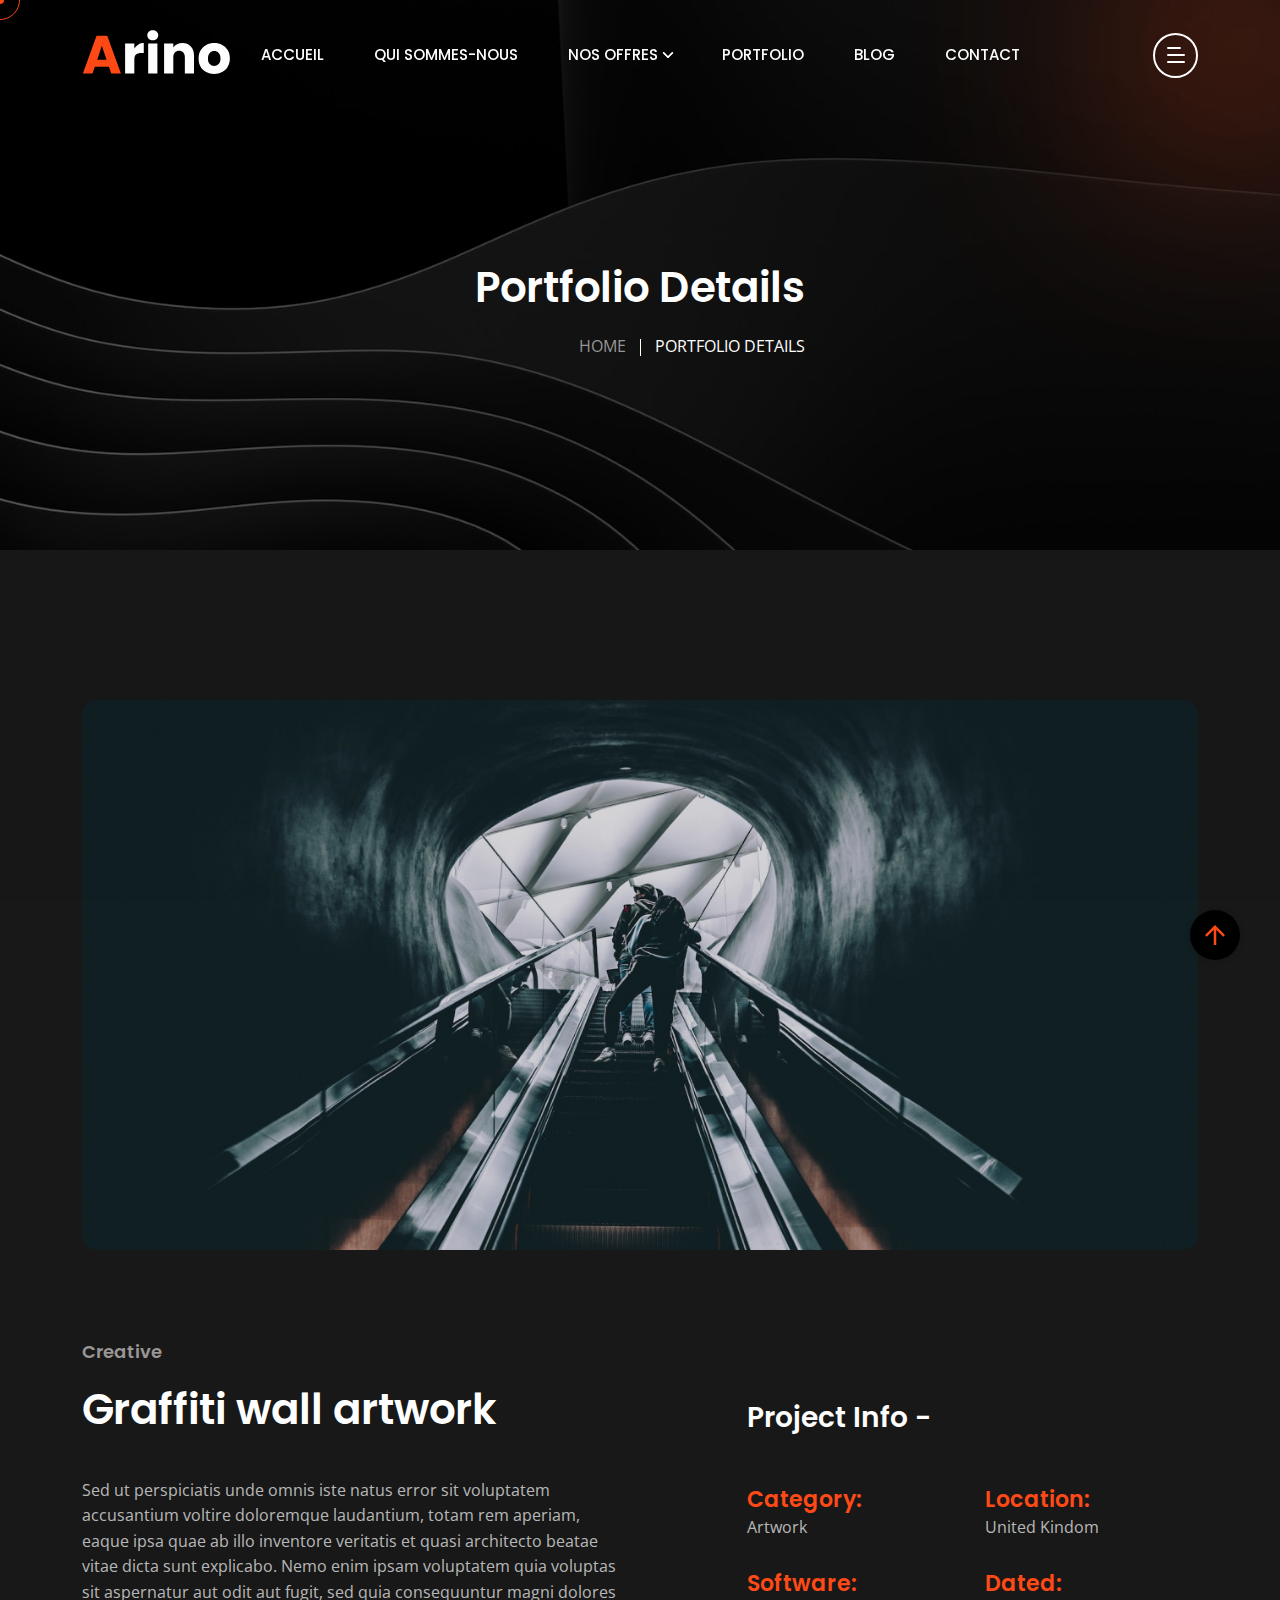
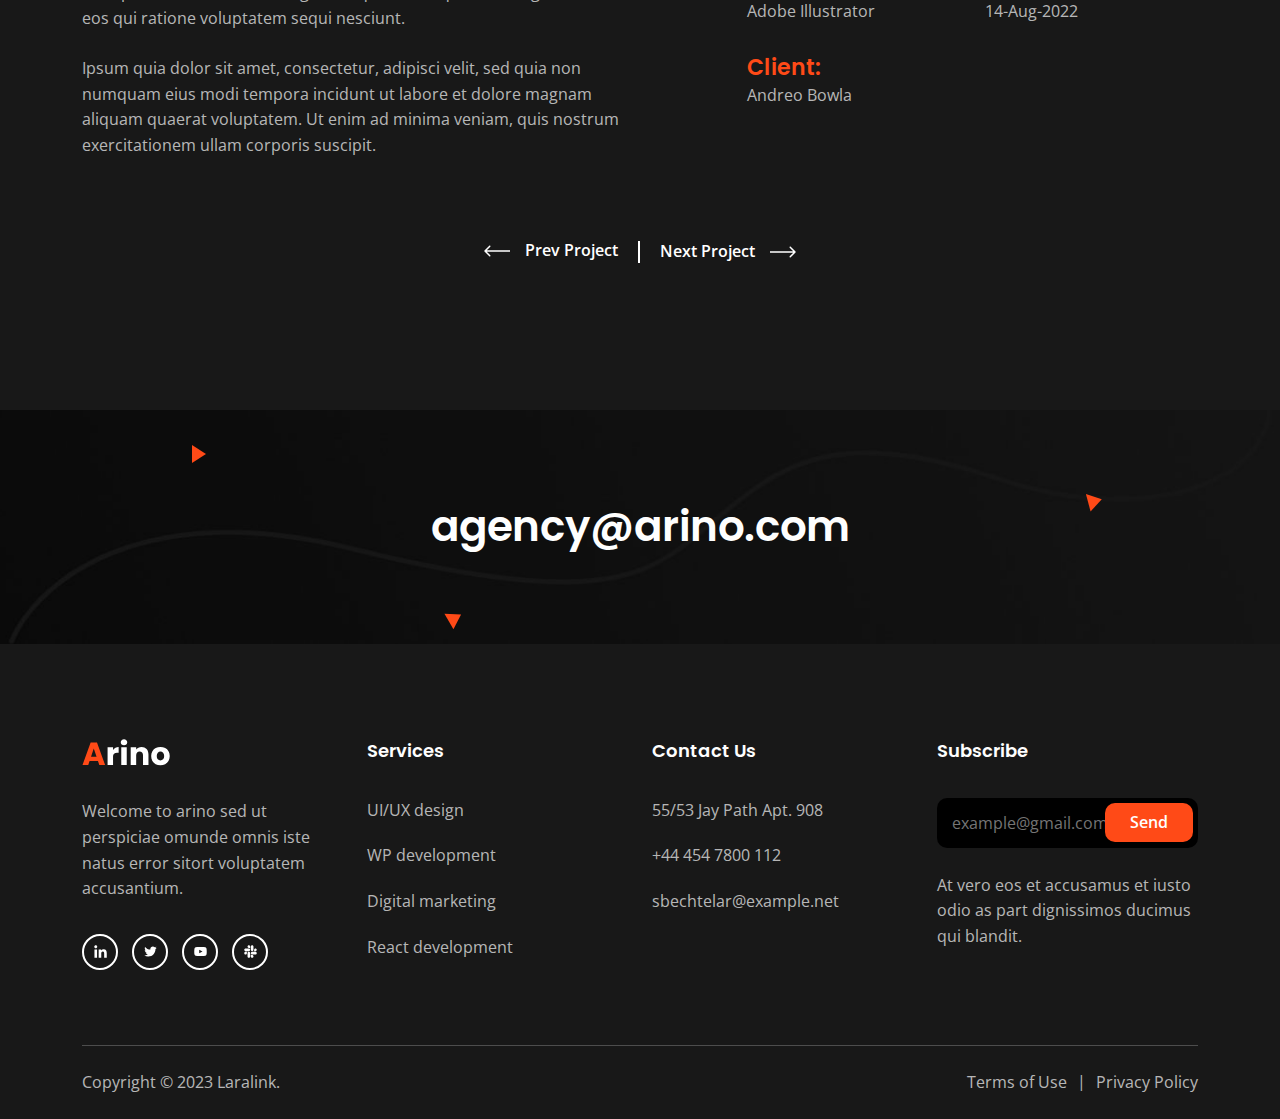
<file: portfolio-details.html>
<!DOCTYPE html>
<html class="no-js" lang="en">

<head>
  <!-- Meta Tags -->
  <meta charset="utf-8">
  <meta http-equiv="x-ua-compatible" content="ie=edge">
  <meta name="viewport" content="width=device-width, initial-scale=1">
  <meta name="author" content="Laralink">
  <!-- Favicon Icon -->
  <link rel="icon" href="assets/img/favicon.png">
  <!-- Site Title -->
  <title>Arino - Creative Agency Template</title>
  <link rel="stylesheet" href="assets/css/plugins/bootstrap.min.css">
  <link rel="stylesheet" href="assets/css/plugins/lightgallery.min.css">
  <link rel="stylesheet" href="assets/css/plugins/slick.css">
  <link rel="stylesheet" href="assets/css/plugins/lightgallery.min.css">
  <link rel="stylesheet" href="assets/css/plugins/animate.css">
  <link rel="stylesheet" href="assets/css/style.css">
</head>

<body>
  <div class="cs-preloader cs-center">
    <div class="cs-preloader_in"></div>
  </div>
  <!-- Start Header Section -->
  <header class="cs-site_header cs-style1 text-uppercase cs-sticky_header">
    <div class="cs-main_header">
      <div class="container">
        <div class="cs-main_header_in">
          <div class="cs-main_header_left">
            <a class="cs-site_branding" href="index.html">
              <img src="assets/img/logo.svg" alt="Logo">
            </a>
          </div>
          <div class="cs-main_header_center">
            <div class="cs-nav cs-primary_font cs-medium">
              <ul class="cs-nav_list">
                <li class=" cs-mega_menu">
                  <a href="index.html">Accueil</a>
                </li>
                <li><a href="about.html">Qui sommes-nous</a></li>
                <li class="menu-item-has-children"><a href="service.html">Nos offres</a>
                  <ul>
                    <li><a href="team.html">Team</a></li>
                    <li><a href="faq.html">FAQ</a></li>
                  </ul>
                </li>
                <li class=" "><a href="portfolio.html">Portfolio</a>
                </li>
                <li class=" "><a href="blog.html">Blog</a>
                </li>
                <li class=" "><a href="contact.html">Contact</a>
                </li>
              </ul>
            </div>
          </div>
          <div class="cs-main_header_right">
            <div class="cs-toolbox">
              <span class="cs-icon_btn">
                <span class="cs-icon_btn_in">
                  <span></span>
                  <span></span>
                  <span></span>
                  <span></span>
                </span>
              </span>
            </div>
          </div>
        </div>
      </div>
    </div>
  </header>
  <div class="cs-side_header">
    <button class="cs-close"></button>
    <div class="cs-side_header_overlay"></div>
    <div class="cs-side_header_in">
      <div class="cs-side_header_shape"></div>
      <a class="cs-site_branding" href="index.html">
        <img src="assets/img/footer_logo.svg" alt="Logo">
      </a>
      <div class="cs-side_header_box">
        <h2 class="cs-side_header_heading">Do you have a project in your  <br> mind? Keep connect us.</h2>
      </div>
      <div class="cs-side_header_box">
        <h3 class="cs-side_header_title cs-primary_color">Contact Us</h3>
        <ul class="cs-contact_info cs-style1 cs-mp0">
          <li>
            <svg width="18" height="18" viewBox="0 0 18 18" fill="none" xmlns="http://www.w3.org/2000/svg">
              <path d="M17 12.5C15.75 12.5 14.55 12.3 13.43 11.93C13.08 11.82 12.69 11.9 12.41 12.17L10.21 14.37C7.38 12.93 5.06 10.62 3.62 7.79L5.82 5.58C6.1 5.31 6.18 4.92 6.07 4.57C5.7 3.45 5.5 2.25 5.5 1C5.5 0.45 5.05 0 4.5 0H1C0.45 0 0 0.45 0 1C0 10.39 7.61 18 17 18C17.55 18 18 17.55 18 17V13.5C18 12.95 17.55 12.5 17 12.5ZM9 0V10L12 7H18V0H9Z" fill="#FF4A17"/>
            </svg>
            <span>+44 454 7800 112</span>
          </li>
          <li>
            <svg width="20" height="18" viewBox="0 0 20 18" fill="none" xmlns="http://www.w3.org/2000/svg">
              <path d="M20 6.98V16C20 17.1 19.1 18 18 18H2C0.9 18 0 17.1 0 16V4C0 2.9 0.9 2 2 2H12.1C12.04 2.32 12 2.66 12 3C12 4.48 12.65 5.79 13.67 6.71L10 9L2 4V6L10 11L15.3 7.68C15.84 7.88 16.4 8 17 8C18.13 8 19.16 7.61 20 6.98ZM14 3C14 4.66 15.34 6 17 6C18.66 6 20 4.66 20 3C20 1.34 18.66 0 17 0C15.34 0 14 1.34 14 3Z" fill="#FF4A17"/>
            </svg>              
            <span>infotech@arino.com</span>
          </li>
          <li>
            <svg width="14" height="20" viewBox="0 0 14 20" fill="none" xmlns="http://www.w3.org/2000/svg">
              <path d="M7 0C3.13 0 0 3.13 0 7C0 12.25 7 20 7 20C7 20 14 12.25 14 7C14 3.13 10.87 0 7 0ZM7 9.5C5.62 9.5 4.5 8.38 4.5 7C4.5 5.62 5.62 4.5 7 4.5C8.38 4.5 9.5 5.62 9.5 7C9.5 8.38 8.38 9.5 7 9.5Z" fill="#FF4A17"/>
            </svg>              
            <span>50 Wall Street Suite, 44150 <br>Ohio, United States</span>
          </li>
        </ul>
      </div>
      <div class="cs-side_header_box">
        <h3 class="cs-side_header_title cs-primary_color">Subscribe</h3>
        <div class="cs-newsletter cs-style1">
          <form action="#" class="cs-newsletter_form">
            <input type="email" class="cs-newsletter_input" placeholder="example@gmail.com">
            <button class="cs-newsletter_btn"><span>Send</span></button>
          </form>
          <div class="cs-newsletter_text">At vero eos et accusamus et iusto odio as part dignissimos ducimus qui blandit.</div>
        </div>
      </div>
      <div class="cs-side_header_box">
        <div class="cs-social_btns cs-style1">
          <a href="#" class="cs-center">
            <svg width="15" height="15" viewBox="0 0 15 15" fill="none" xmlns="http://www.w3.org/2000/svg">
              <path d="M4.04799 13.7497H1.45647V5.4043H4.04799V13.7497ZM2.75084 4.2659C1.92215 4.2659 1.25 3.57952 1.25 2.75084C1.25 2.35279 1.40812 1.97105 1.68958 1.68958C1.97105 1.40812 2.35279 1.25 2.75084 1.25C3.14888 1.25 3.53063 1.40812 3.81209 1.68958C4.09355 1.97105 4.25167 2.35279 4.25167 2.75084C4.25167 3.57952 3.57924 4.2659 2.75084 4.2659ZM13.7472 13.7497H11.1613V9.68722C11.1613 8.71903 11.1417 7.4774 9.81389 7.4774C8.46652 7.4774 8.26004 8.5293 8.26004 9.61747V13.7497H5.67132V5.4043H8.15681V6.54269H8.19308C8.53906 5.887 9.38421 5.19503 10.6451 5.19503C13.2679 5.19503 13.75 6.92215 13.75 9.16546V13.7497H13.7472Z" fill="white"></path>
            </svg> 
          </a>
          <a href="#" class="cs-center">
            <svg width="13" height="11" viewBox="0 0 13 11" fill="none" xmlns="http://www.w3.org/2000/svg">
              <path d="M11.4651 2.95396C11.4731 3.065 11.4731 3.17606 11.4731 3.2871C11.4731 6.67383 8.89535 10.5761 4.18402 10.5761C2.73255 10.5761 1.38421 10.1557 0.25 9.42608C0.456226 9.44986 0.654494 9.4578 0.868655 9.4578C2.06629 9.4578 3.16879 9.0533 4.04918 8.36326C2.92291 8.33946 1.97906 7.60183 1.65386 6.5866C1.81251 6.61038 1.97112 6.62624 2.1377 6.62624C2.36771 6.62624 2.59774 6.59451 2.81188 6.53901C1.63802 6.30105 0.757595 5.26996 0.757595 4.02472V3.99301C1.09864 4.18336 1.49524 4.30233 1.91558 4.31818C1.22554 3.85814 0.773464 3.07294 0.773464 2.1846C0.773464 1.70872 0.900344 1.27249 1.12244 0.891774C2.38355 2.44635 4.27919 3.46156 6.40481 3.57262C6.36516 3.38226 6.34136 3.184 6.34136 2.9857C6.34136 1.57388 7.4835 0.423828 8.90323 0.423828C9.64086 0.423828 10.3071 0.733156 10.7751 1.23284C11.354 1.1218 11.9093 0.907643 12.401 0.614185C12.2106 1.20906 11.8061 1.70875 11.2748 2.02598C11.7903 1.97049 12.29 1.82769 12.75 1.62942C12.4011 2.13702 11.9648 2.5891 11.4651 2.95396V2.95396Z" fill="white"></path>
            </svg>                    
          </a>
          <a href="#" class="cs-center">
            <svg width="13" height="9" viewBox="0 0 13 9" fill="none" xmlns="http://www.w3.org/2000/svg">
              <path d="M12.4888 1.48066C12.345 0.939353 11.9215 0.513038 11.3837 0.368362C10.4089 0.105469 6.5 0.105469 6.5 0.105469C6.5 0.105469 2.59116 0.105469 1.61633 0.368362C1.07853 0.513061 0.65496 0.939353 0.5112 1.48066C0.25 2.4618 0.25 4.50887 0.25 4.50887C0.25 4.50887 0.25 6.55595 0.5112 7.53709C0.65496 8.0784 1.07853 8.48695 1.61633 8.63163C2.59116 8.89452 6.5 8.89452 6.5 8.89452C6.5 8.89452 10.4088 8.89452 11.3837 8.63163C11.9215 8.48695 12.345 8.0784 12.4888 7.53709C12.75 6.55595 12.75 4.50887 12.75 4.50887C12.75 4.50887 12.75 2.4618 12.4888 1.48066V1.48066ZM5.22158 6.36746V2.65029L8.48861 4.50892L5.22158 6.36746V6.36746Z" fill="white"></path>
            </svg>                    
          </a>
          <a href="#" class="cs-center">
            <svg width="13" height="13" viewBox="0 0 13 13" fill="none" xmlns="http://www.w3.org/2000/svg">
              <path d="M2.87612 8.149C2.87612 8.87165 2.28571 9.46205 1.56306 9.46205C0.840402 9.46205 0.25 8.87165 0.25 8.149C0.25 7.42634 0.840402 6.83594 1.56306 6.83594H2.87612V8.149ZM3.53795 8.149C3.53795 7.42634 4.12835 6.83594 4.851 6.83594C5.57366 6.83594 6.16406 7.42634 6.16406 8.149V11.4369C6.16406 12.1596 5.57366 12.75 4.851 12.75C4.12835 12.75 3.53795 12.1596 3.53795 11.4369V8.149ZM4.851 2.87612C4.12835 2.87612 3.53795 2.28571 3.53795 1.56306C3.53795 0.840402 4.12835 0.25 4.851 0.25C5.57366 0.25 6.16406 0.840402 6.16406 1.56306V2.87612H4.851V2.87612ZM4.851 3.53795C5.57366 3.53795 6.16406 4.12835 6.16406 4.851C6.16406 5.57366 5.57366 6.16406 4.851 6.16406H1.56306C0.840402 6.16406 0.25 5.57366 0.25 4.851C0.25 4.12835 0.840402 3.53795 1.56306 3.53795H4.851V3.53795ZM10.1239 4.851C10.1239 4.12835 10.7143 3.53795 11.4369 3.53795C12.1596 3.53795 12.75 4.12835 12.75 4.851C12.75 5.57366 12.1596 6.16406 11.4369 6.16406H10.1239V4.851V4.851ZM9.46205 4.851C9.46205 5.57366 8.87165 6.16406 8.149 6.16406C7.42634 6.16406 6.83594 5.57366 6.83594 4.851V1.56306C6.83594 0.840402 7.42634 0.25 8.149 0.25C8.87165 0.25 9.46205 0.840402 9.46205 1.56306V4.851V4.851ZM8.149 10.1239C8.87165 10.1239 9.46205 10.7143 9.46205 11.4369C9.46205 12.1596 8.87165 12.75 8.149 12.75C7.42634 12.75 6.83594 12.1596 6.83594 11.4369V10.1239H8.149ZM8.149 9.46205C7.42634 9.46205 6.83594 8.87165 6.83594 8.149C6.83594 7.42634 7.42634 6.83594 8.149 6.83594H11.4369C12.1596 6.83594 12.75 7.42634 12.75 8.149C12.75 8.87165 12.1596 9.46205 11.4369 9.46205H8.149Z" fill="white"></path>
            </svg>                    
          </a>
        </div>
      </div>
    </div>
  </div>
  <!-- End Header Section -->
  
  <!-- Start Hero -->
  <div class="cs-page_heading cs-style1 cs-center text-center cs-bg" data-src="assets/img/portfolio_details_bg.jpeg">
    <div class="container">
      <div class="cs-page_heading_in">
        <h1 class="cs-page_title cs-font_50 cs-white_color">Portfolio Details</h1>
        <ol class="breadcrumb text-uppercase">
          <li class="breadcrumb-item"><a href="index.html">Home</a></li>
          <li class="breadcrumb-item active">Portfolio Details</li>
        </ol>
      </div>
    </div>
  </div>
  <!-- End Hero -->
  <!-- End Why Choose -->
  <div class="cs-height_150 cs-height_lg_80"></div>
  <div class="container">
    <div class="cs-portfolio_details">
      <img src="assets/img/portfolio_details_1.jpeg" alt="Image" class="cs-radius_15 w-100">
      <div class="cs-height_90 cs-height_lg_40"></div>
      <div class="row">
        <div class="col-lg-6">
          <div class="cs-section_heading cs-style1">
            <h3 class="cs-section_subtitle">Creative</h3>
            <h2 class="cs-section_title">Graffiti wall artwork</h2>
            <div class="cs-height_40 cs-height_lg_20"></div>
            <p>Sed ut perspiciatis unde omnis iste natus error sit voluptatem accusantium voltire doloremque laudantium, totam rem aperiam, eaque ipsa quae ab illo inventore veritatis et quasi architecto beatae vitae dicta sunt explicabo. Nemo enim ipsam voluptatem quia voluptas sit aspernatur aut odit aut fugit, sed quia consequuntur magni dolores eos qui ratione voluptatem sequi nesciunt.</p>
            <div class="cs-height_10 cs-height_lg_10"></div>
            <p>Ipsum quia dolor sit amet, consectetur, adipisci velit, sed quia non numquam eius modi tempora incidunt ut labore et dolore magnam aliquam quaerat voluptatem. Ut enim ad minima veniam, quis nostrum exercitationem ullam corporis suscipit.</p>
          </div>
        </div>
        <div class="col-lg-5 offset-lg-1">
          <div class="cs-height_60 cs-height_lg_40"></div>
          <h2 class="cs-font_30 cs-font_26_sm cs-m0">Project Info -</h2>
          <div class="cs-height_50 cs-height_lg_30"></div>
          <div class="row">
            <div class="col-6">
              <h3 class="cs-accent_color cs-font_22 cs-font_18_sm cs-m0">Category:</h3>
              <p class="cs-m0">Artwork</p>
              <div class="cs-height_30 cs-height_lg_30"></div>
            </div>
            <div class="col-6">
              <h3 class="cs-accent_color cs-font_22 cs-font_18_sm cs-m0">Location:</h3>
              <p class="cs-m0">United Kindom</p>
              <div class="cs-height_30 cs-height_lg_30"></div>
            </div>
            <div class="col-6">
              <h3 class="cs-accent_color cs-font_22 cs-font_18_sm cs-m0">Software:</h3>
              <p class="cs-m0">Adobe Illustrator</p>
              <div class="cs-height_30 cs-height_lg_30"></div>
            </div>
            <div class="col-6">
              <h3 class="cs-accent_color cs-font_22 cs-font_18_sm cs-m0">Dated:</h3>
              <p class="cs-m0">14-Aug-2022</p>
              <div class="cs-height_30 cs-height_lg_30"></div>
            </div>
            <div class="col-6">
              <h3 class="cs-accent_color cs-font_22 cs-font_18_sm cs-m0">Client:</h3>
              <p class="cs-m0">Andreo Bowla</p>
              <div class="cs-height_30 cs-height_lg_30"></div>
            </div>
          </div>
        </div>
      </div>
    </div>
    <div class="cs-height_65 cs-height_lg_10"></div>
    <div class="cs-page_navigation cs-center">
      <div>
        <a href="#" class="cs-text_btn cs-type1">
          <svg width="26" height="12" viewBox="0 0 26 12" fill="none" xmlns="http://www.w3.org/2000/svg">
            <path d="M0.469669 5.46967C0.176777 5.76256 0.176777 6.23744 0.469669 6.53033L5.24264 11.3033C5.53553 11.5962 6.01041 11.5962 6.3033 11.3033C6.59619 11.0104 6.59619 10.5355 6.3033 10.2426L2.06066 6L6.3033 1.75736C6.59619 1.46447 6.59619 0.989593 6.3033 0.696699C6.01041 0.403806 5.53553 0.403806 5.24264 0.696699L0.469669 5.46967ZM26 5.25L1 5.25V6.75L26 6.75V5.25Z" fill="currentColor"/>
          </svg>            
          <span>Prev Project</span>               
        </a>
      </div>
      <div>
        <a href="#" class="cs-text_btn">
          <span>Next Project</span>
          <svg width="26" height="12" viewBox="0 0 26 12" fill="none" xmlns="http://www.w3.org/2000/svg">
            <path d="M25.5303 6.53033C25.8232 6.23744 25.8232 5.76256 25.5303 5.46967L20.7574 0.696699C20.4645 0.403806 19.9896 0.403806 19.6967 0.696699C19.4038 0.989593 19.4038 1.46447 19.6967 1.75736L23.9393 6L19.6967 10.2426C19.4038 10.5355 19.4038 11.0104 19.6967 11.3033C19.9896 11.5962 20.4645 11.5962 20.7574 11.3033L25.5303 6.53033ZM0 6.75H25V5.25H0V6.75Z" fill="currentColor"></path>
          </svg>                
        </a>
      </div>
    </div>
  </div>
  
  <div class="cs-height_145 cs-height_lg_80"></div>
  <!-- Start CTA -->
  <section>
    <div class="cs-cta cs-style1 cs-bg text-center cs-shape_wrap_1 cs-position_1 rounded-0" data-src="assets/img/cta_bg_2.jpeg" >
      <div class="cs-shape_1"></div>
      <div class="cs-shape_1"></div>
      <div class="cs-shape_1"></div>
      <div class="cs-cta_in">
        <h2 class="cs-cta_title cs-semi_bold cs-m0">agency@arino.com</h2>
      </div>
    </div>
  </section>
  <!-- End CTA -->
  <!-- Start Footer -->
  <footer class="cs-fooer">
    <div class="cs-fooer_main">
      <div class="container">
        <div class="row">
          <div class="col-lg-3 col-sm-6">
            <div class="cs-footer_item">
              <div class="cs-text_widget">
                <img src="assets/img/footer_logo.svg" alt="">
                <p>Welcome to arino sed ut perspiciae omunde omnis iste natus error sitort voluptatem accusantium.</p>
              </div>
              <div class="cs-social_btns cs-style1">
                <a href="#" class="cs-center">
                  <svg width="15" height="15" viewBox="0 0 15 15" fill="none" xmlns="http://www.w3.org/2000/svg">
                    <path d="M4.04799 13.7497H1.45647V5.4043H4.04799V13.7497ZM2.75084 4.2659C1.92215 4.2659 1.25 3.57952 1.25 2.75084C1.25 2.35279 1.40812 1.97105 1.68958 1.68958C1.97105 1.40812 2.35279 1.25 2.75084 1.25C3.14888 1.25 3.53063 1.40812 3.81209 1.68958C4.09355 1.97105 4.25167 2.35279 4.25167 2.75084C4.25167 3.57952 3.57924 4.2659 2.75084 4.2659ZM13.7472 13.7497H11.1613V9.68722C11.1613 8.71903 11.1417 7.4774 9.81389 7.4774C8.46652 7.4774 8.26004 8.5293 8.26004 9.61747V13.7497H5.67132V5.4043H8.15681V6.54269H8.19308C8.53906 5.887 9.38421 5.19503 10.6451 5.19503C13.2679 5.19503 13.75 6.92215 13.75 9.16546V13.7497H13.7472Z" fill="white"/>
                  </svg> 
                </a>
                <a href="#" class="cs-center">
                  <svg width="13" height="11" viewBox="0 0 13 11" fill="none" xmlns="http://www.w3.org/2000/svg">
                    <path d="M11.4651 2.95396C11.4731 3.065 11.4731 3.17606 11.4731 3.2871C11.4731 6.67383 8.89535 10.5761 4.18402 10.5761C2.73255 10.5761 1.38421 10.1557 0.25 9.42608C0.456226 9.44986 0.654494 9.4578 0.868655 9.4578C2.06629 9.4578 3.16879 9.0533 4.04918 8.36326C2.92291 8.33946 1.97906 7.60183 1.65386 6.5866C1.81251 6.61038 1.97112 6.62624 2.1377 6.62624C2.36771 6.62624 2.59774 6.59451 2.81188 6.53901C1.63802 6.30105 0.757595 5.26996 0.757595 4.02472V3.99301C1.09864 4.18336 1.49524 4.30233 1.91558 4.31818C1.22554 3.85814 0.773464 3.07294 0.773464 2.1846C0.773464 1.70872 0.900344 1.27249 1.12244 0.891774C2.38355 2.44635 4.27919 3.46156 6.40481 3.57262C6.36516 3.38226 6.34136 3.184 6.34136 2.9857C6.34136 1.57388 7.4835 0.423828 8.90323 0.423828C9.64086 0.423828 10.3071 0.733156 10.7751 1.23284C11.354 1.1218 11.9093 0.907643 12.401 0.614185C12.2106 1.20906 11.8061 1.70875 11.2748 2.02598C11.7903 1.97049 12.29 1.82769 12.75 1.62942C12.4011 2.13702 11.9648 2.5891 11.4651 2.95396V2.95396Z" fill="white"/>
                  </svg>                    
                </a>
                <a href="#" class="cs-center">
                  <svg width="13" height="9" viewBox="0 0 13 9" fill="none" xmlns="http://www.w3.org/2000/svg">
                    <path d="M12.4888 1.48066C12.345 0.939353 11.9215 0.513038 11.3837 0.368362C10.4089 0.105469 6.5 0.105469 6.5 0.105469C6.5 0.105469 2.59116 0.105469 1.61633 0.368362C1.07853 0.513061 0.65496 0.939353 0.5112 1.48066C0.25 2.4618 0.25 4.50887 0.25 4.50887C0.25 4.50887 0.25 6.55595 0.5112 7.53709C0.65496 8.0784 1.07853 8.48695 1.61633 8.63163C2.59116 8.89452 6.5 8.89452 6.5 8.89452C6.5 8.89452 10.4088 8.89452 11.3837 8.63163C11.9215 8.48695 12.345 8.0784 12.4888 7.53709C12.75 6.55595 12.75 4.50887 12.75 4.50887C12.75 4.50887 12.75 2.4618 12.4888 1.48066V1.48066ZM5.22158 6.36746V2.65029L8.48861 4.50892L5.22158 6.36746V6.36746Z" fill="white"/>
                  </svg>                    
                </a>
                <a href="#" class="cs-center">
                  <svg width="13" height="13" viewBox="0 0 13 13" fill="none" xmlns="http://www.w3.org/2000/svg">
                    <path d="M2.87612 8.149C2.87612 8.87165 2.28571 9.46205 1.56306 9.46205C0.840402 9.46205 0.25 8.87165 0.25 8.149C0.25 7.42634 0.840402 6.83594 1.56306 6.83594H2.87612V8.149ZM3.53795 8.149C3.53795 7.42634 4.12835 6.83594 4.851 6.83594C5.57366 6.83594 6.16406 7.42634 6.16406 8.149V11.4369C6.16406 12.1596 5.57366 12.75 4.851 12.75C4.12835 12.75 3.53795 12.1596 3.53795 11.4369V8.149ZM4.851 2.87612C4.12835 2.87612 3.53795 2.28571 3.53795 1.56306C3.53795 0.840402 4.12835 0.25 4.851 0.25C5.57366 0.25 6.16406 0.840402 6.16406 1.56306V2.87612H4.851V2.87612ZM4.851 3.53795C5.57366 3.53795 6.16406 4.12835 6.16406 4.851C6.16406 5.57366 5.57366 6.16406 4.851 6.16406H1.56306C0.840402 6.16406 0.25 5.57366 0.25 4.851C0.25 4.12835 0.840402 3.53795 1.56306 3.53795H4.851V3.53795ZM10.1239 4.851C10.1239 4.12835 10.7143 3.53795 11.4369 3.53795C12.1596 3.53795 12.75 4.12835 12.75 4.851C12.75 5.57366 12.1596 6.16406 11.4369 6.16406H10.1239V4.851V4.851ZM9.46205 4.851C9.46205 5.57366 8.87165 6.16406 8.149 6.16406C7.42634 6.16406 6.83594 5.57366 6.83594 4.851V1.56306C6.83594 0.840402 7.42634 0.25 8.149 0.25C8.87165 0.25 9.46205 0.840402 9.46205 1.56306V4.851V4.851ZM8.149 10.1239C8.87165 10.1239 9.46205 10.7143 9.46205 11.4369C9.46205 12.1596 8.87165 12.75 8.149 12.75C7.42634 12.75 6.83594 12.1596 6.83594 11.4369V10.1239H8.149ZM8.149 9.46205C7.42634 9.46205 6.83594 8.87165 6.83594 8.149C6.83594 7.42634 7.42634 6.83594 8.149 6.83594H11.4369C12.1596 6.83594 12.75 7.42634 12.75 8.149C12.75 8.87165 12.1596 9.46205 11.4369 9.46205H8.149Z" fill="white"/>
                  </svg>                    
                </a>
              </div>
            </div>
          </div>
          <div class="col-lg-3 col-sm-6">
            <div class="cs-footer_item">
              <h2 class="cs-widget_title">Services</h2>
              <ul class="cs-menu_widget cs-mp0">
                <li><a href="service-details.html">UI/UX design</a></li>
                <li><a href="service-details.html">WP development</a></li>
                <li><a href="service-details.html">Digital marketing</a></li>
                <li><a href="service-details.html">React development</a></li>
              </ul>
            </div>
          </div>
          <div class="col-lg-3 col-sm-6">
            <div class="cs-footer_item">
              <h2 class="cs-widget_title">Contact Us</h2>
              <ul class="cs-menu_widget cs-mp0">
                <li>55/53 Jay Path Apt. 908</li>
                <li>+44 454 7800 112</li>
                <li>sbechtelar@example.net</li>
              </ul>
            </div>
          </div>
          <div class="col-lg-3 col-sm-6">
            <div class="cs-footer_item">
              <h2 class="cs-widget_title">Subscribe</h2>
              <div class="cs-newsletter cs-style1">
                <form action="#" class="cs-newsletter_form">
                  <input type="email" class="cs-newsletter_input" placeholder="example@gmail.com">
                  <button class="cs-newsletter_btn"><span>Send</span></button>
                </form>
                <div class="cs-newsletter_text">At vero eos et accusamus et iusto odio as part dignissimos ducimus qui blandit.</div>
              </div>
            </div>
          </div>
        </div>
      </div>
    </div>
    <div class="container">
      <div class="cs-bottom_footer">
        <div class="cs-bottom_footer_left">
          <div class="cs-copyright">Copyright © 2023 Laralink.</div>
        </div>
        <div class="cs-bottom_footer_right">
          <ul class="cs-footer_links cs-mp0">
            <li><a href="">Terms of Use</a></li>
            <li><a href="">Privacy Policy</a></li>
          </ul>
        </div>
      </div>
    </div>
  </footer>
  <!-- End Footer -->

  <span class="cs-scrollup">
    <svg width="20" height="20" viewBox="0 0 20 20" fill="none" xmlns="http://www.w3.org/2000/svg">
      <path d="M0 10L1.7625 11.7625L8.75 4.7875V20H11.25V4.7875L18.225 11.775L20 10L10 0L0 10Z" fill="currentColor"/>
    </svg>      
  </span>
  
  <!-- Start Video Popup -->
  <div class="cs-video_popup">
    <div class="cs-video_popup_overlay"></div>
    <div class="cs-video_popup_content">
      <div class="cs-video_popup_layer"></div>
      <div class="cs-video_popup_container">
        <div class="cs-video_popup_align">
          <div class="embed-responsive embed-responsive-16by9">
            <iframe class="embed-responsive-item" src="about:blank"></iframe>
          </div>
        </div>
        <div class="cs-video_popup_close"></div>
      </div>
    </div>
  </div>
  <!-- End Video Popup -->

  <!-- Script -->
  <script src="assets/js/plugins/jquery-3.6.0.min.js"></script>
  <script src="assets/js/plugins/isotope.pkg.min.js"></script>
  <script src="assets/js/plugins/jquery.slick.min.js"></script>
  <script src="assets/js/plugins/jquery.counter.min.js"></script>
  <script src="assets/js/plugins/lightgallery.min.js"></script>
  <script src="assets/js/plugins/wow.min.js"></script>
  <script src="assets/js/plugins/gsap.min.js"></script>
  <script src="assets/js/main.js"></script>
</body>
</html>
</file>
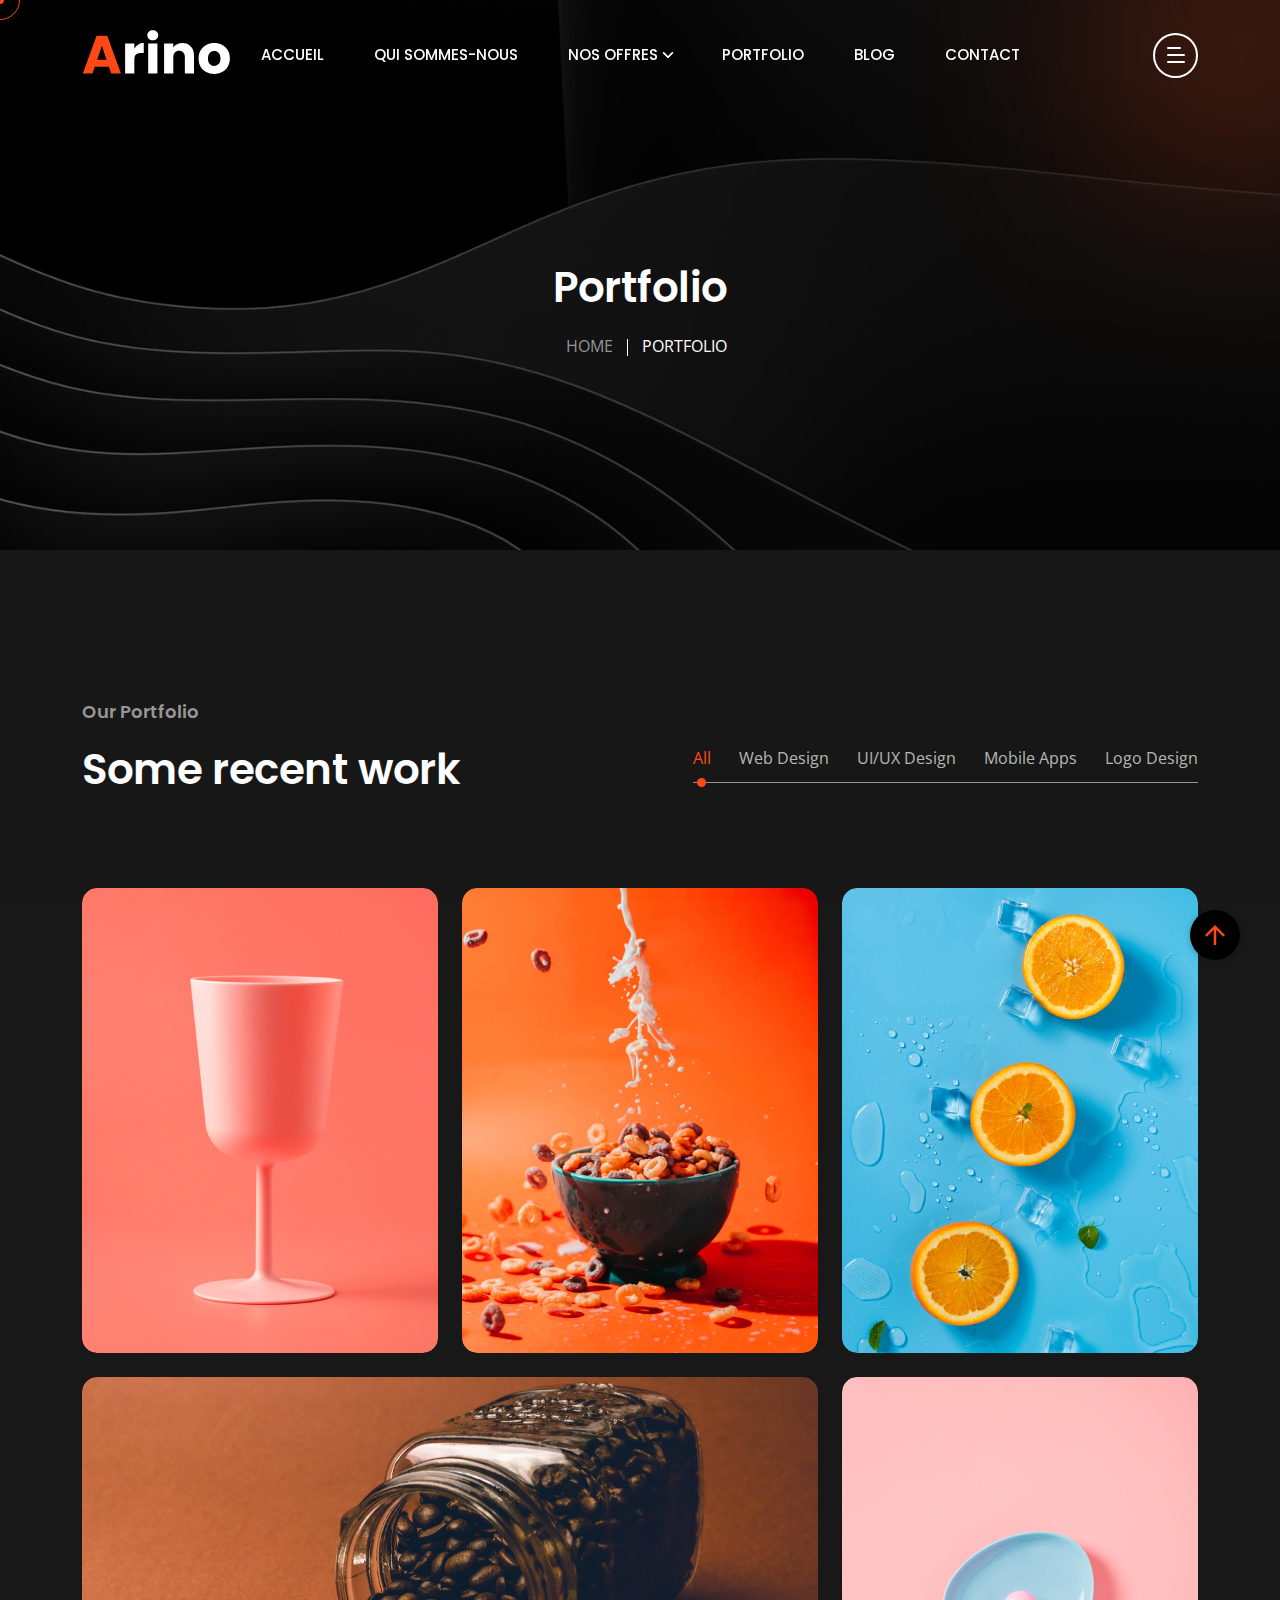
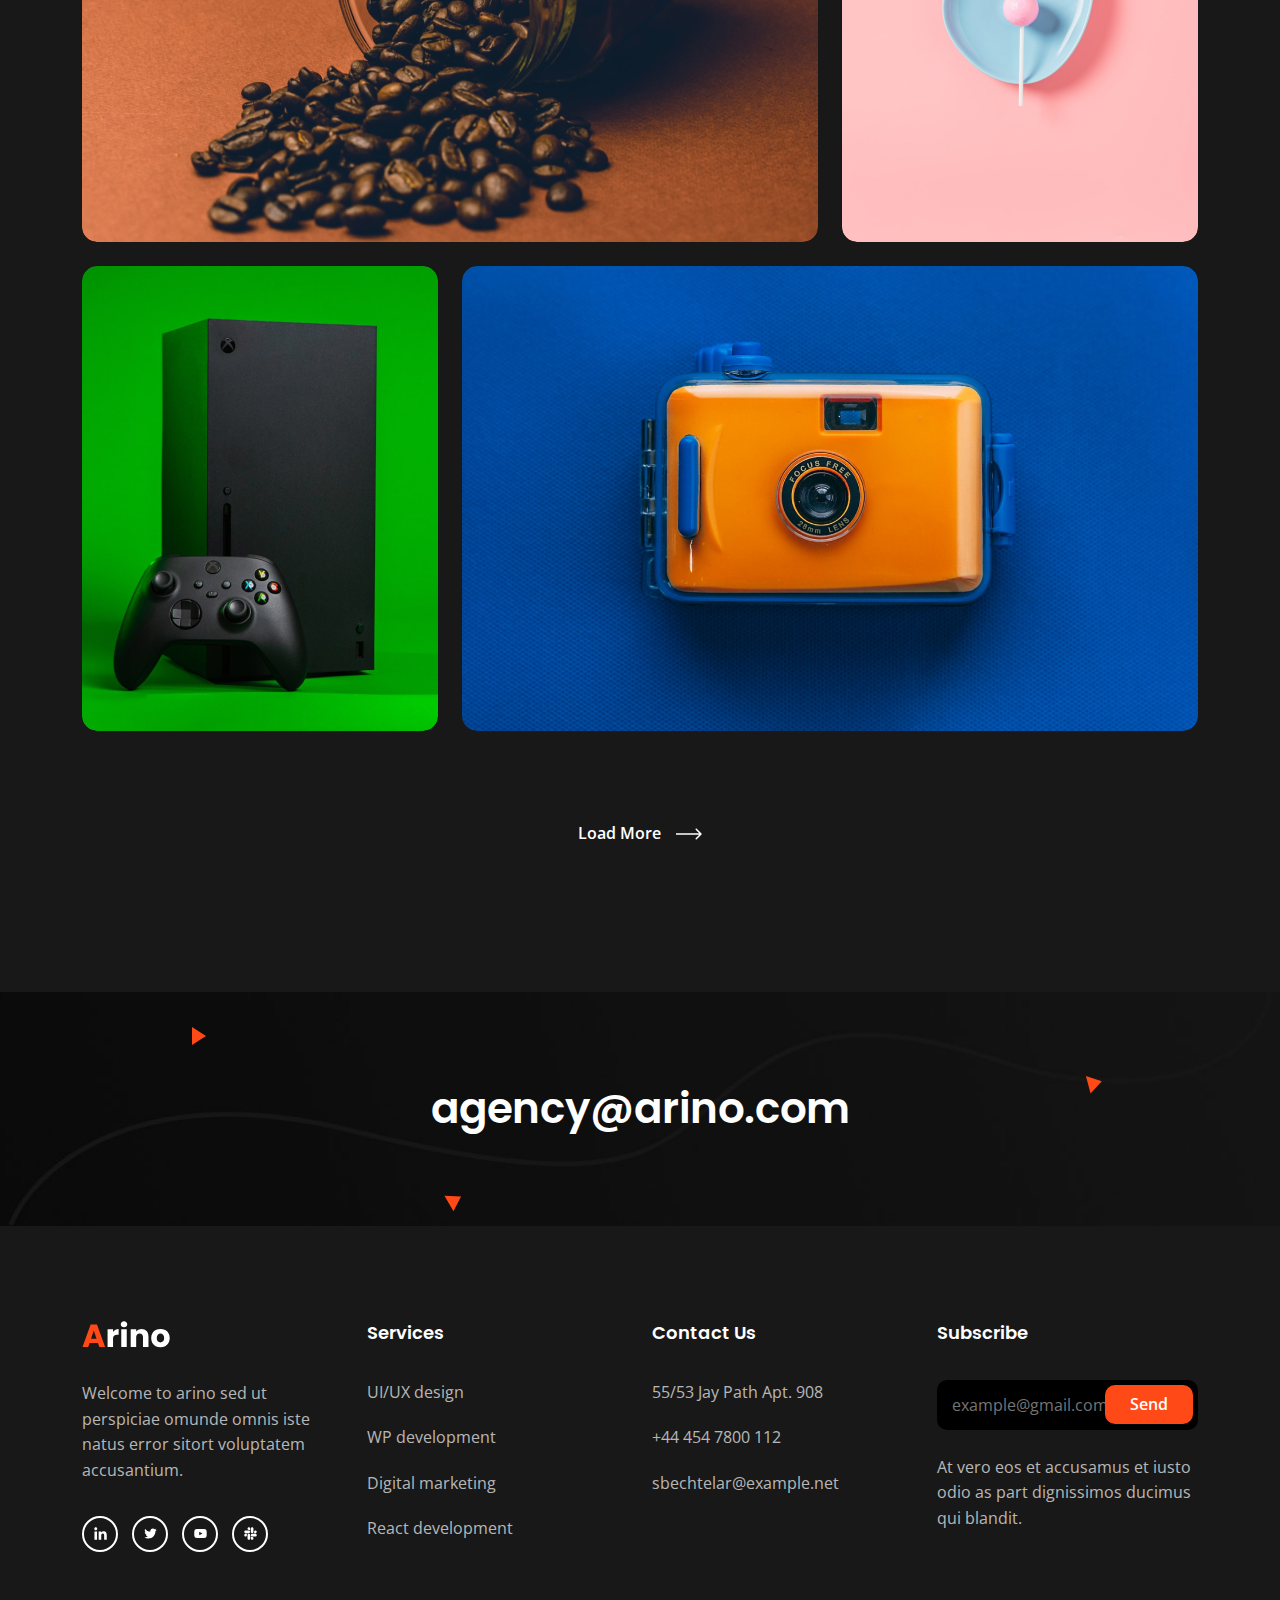
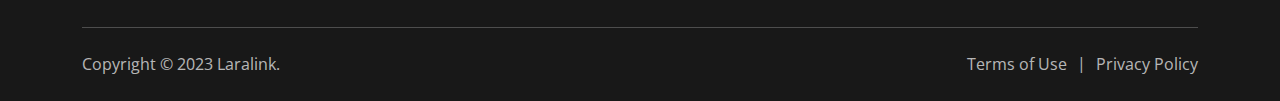
<file: portfolio.html>
<!DOCTYPE html>
<html class="no-js" lang="en">

<head>
  <!-- Meta Tags -->
  <meta charset="utf-8">
  <meta http-equiv="x-ua-compatible" content="ie=edge">
  <meta name="viewport" content="width=device-width, initial-scale=1">
  <meta name="author" content="Laralink">
  <!-- Favicon Icon -->
  <link rel="icon" href="assets/img/favicon.png">
  <!-- Site Title -->
  <title>Arino - Creative Agency Template</title>
  <link rel="stylesheet" href="assets/css/plugins/bootstrap.min.css">
  <link rel="stylesheet" href="assets/css/plugins/lightgallery.min.css">
  <link rel="stylesheet" href="assets/css/plugins/slick.css">
  <link rel="stylesheet" href="assets/css/plugins/lightgallery.min.css">
  <link rel="stylesheet" href="assets/css/plugins/animate.css">
  <link rel="stylesheet" href="assets/css/style.css">
</head>

<body>
  <div class="cs-preloader cs-center">
    <div class="cs-preloader_in"></div>
  </div>
  <!-- Start Header Section -->
  <header class="cs-site_header cs-style1 text-uppercase cs-sticky_header">
    <div class="cs-main_header">
      <div class="container">
        <div class="cs-main_header_in">
          <div class="cs-main_header_left">
            <a class="cs-site_branding" href="index.html">
              <img src="assets/img/logo.svg" alt="Logo">
            </a>
          </div>
          <div class="cs-main_header_center">
            <div class="cs-nav cs-primary_font cs-medium">
              <ul class="cs-nav_list">
                <li class=" cs-mega_menu">
                  <a href="index.html">Accueil</a>
                </li>
                <li><a href="about.html">Qui sommes-nous</a></li>
                <li class="menu-item-has-children"><a href="service.html">Nos offres</a>
                  <ul>
                    <li><a href="team.html">Team</a></li>
                    <li><a href="faq.html">FAQ</a></li>
                  </ul>
                </li>
                <li class=" "><a href="portfolio.html">Portfolio</a>
                </li>
                <li class=" "><a href="blog.html">Blog</a>
                </li>
                <li class=" "><a href="contact.html">Contact</a>
                </li>
              </ul>
            </div>
          </div>
          <div class="cs-main_header_right">
            <div class="cs-toolbox">
              <span class="cs-icon_btn">
                <span class="cs-icon_btn_in">
                  <span></span>
                  <span></span>
                  <span></span>
                  <span></span>
                </span>
              </span>
            </div>
          </div>
        </div>
      </div>
    </div>
  </header>
  <div class="cs-side_header">
    <button class="cs-close"></button>
    <div class="cs-side_header_overlay"></div>
    <div class="cs-side_header_in">
      <div class="cs-side_header_shape"></div>
      <a class="cs-site_branding" href="index.html">
        <img src="assets/img/footer_logo.svg" alt="Logo">
      </a>
      <div class="cs-side_header_box">
        <h2 class="cs-side_header_heading">Do you have a project in your  <br> mind? Keep connect us.</h2>
      </div>
      <div class="cs-side_header_box">
        <h3 class="cs-side_header_title cs-primary_color">Contact Us</h3>
        <ul class="cs-contact_info cs-style1 cs-mp0">
          <li>
            <svg width="18" height="18" viewBox="0 0 18 18" fill="none" xmlns="http://www.w3.org/2000/svg">
              <path d="M17 12.5C15.75 12.5 14.55 12.3 13.43 11.93C13.08 11.82 12.69 11.9 12.41 12.17L10.21 14.37C7.38 12.93 5.06 10.62 3.62 7.79L5.82 5.58C6.1 5.31 6.18 4.92 6.07 4.57C5.7 3.45 5.5 2.25 5.5 1C5.5 0.45 5.05 0 4.5 0H1C0.45 0 0 0.45 0 1C0 10.39 7.61 18 17 18C17.55 18 18 17.55 18 17V13.5C18 12.95 17.55 12.5 17 12.5ZM9 0V10L12 7H18V0H9Z" fill="#FF4A17"/>
            </svg>
            <span>+44 454 7800 112</span>
          </li>
          <li>
            <svg width="20" height="18" viewBox="0 0 20 18" fill="none" xmlns="http://www.w3.org/2000/svg">
              <path d="M20 6.98V16C20 17.1 19.1 18 18 18H2C0.9 18 0 17.1 0 16V4C0 2.9 0.9 2 2 2H12.1C12.04 2.32 12 2.66 12 3C12 4.48 12.65 5.79 13.67 6.71L10 9L2 4V6L10 11L15.3 7.68C15.84 7.88 16.4 8 17 8C18.13 8 19.16 7.61 20 6.98ZM14 3C14 4.66 15.34 6 17 6C18.66 6 20 4.66 20 3C20 1.34 18.66 0 17 0C15.34 0 14 1.34 14 3Z" fill="#FF4A17"/>
            </svg>              
            <span>infotech@arino.com</span>
          </li>
          <li>
            <svg width="14" height="20" viewBox="0 0 14 20" fill="none" xmlns="http://www.w3.org/2000/svg">
              <path d="M7 0C3.13 0 0 3.13 0 7C0 12.25 7 20 7 20C7 20 14 12.25 14 7C14 3.13 10.87 0 7 0ZM7 9.5C5.62 9.5 4.5 8.38 4.5 7C4.5 5.62 5.62 4.5 7 4.5C8.38 4.5 9.5 5.62 9.5 7C9.5 8.38 8.38 9.5 7 9.5Z" fill="#FF4A17"/>
            </svg>              
            <span>50 Wall Street Suite, 44150 <br>Ohio, United States</span>
          </li>
        </ul>
      </div>
      <div class="cs-side_header_box">
        <h3 class="cs-side_header_title cs-primary_color">Subscribe</h3>
        <div class="cs-newsletter cs-style1">
          <form action="#" class="cs-newsletter_form">
            <input type="email" class="cs-newsletter_input" placeholder="example@gmail.com">
            <button class="cs-newsletter_btn"><span>Send</span></button>
          </form>
          <div class="cs-newsletter_text">At vero eos et accusamus et iusto odio as part dignissimos ducimus qui blandit.</div>
        </div>
      </div>
      <div class="cs-side_header_box">
        <div class="cs-social_btns cs-style1">
          <a href="#" class="cs-center">
            <svg width="15" height="15" viewBox="0 0 15 15" fill="none" xmlns="http://www.w3.org/2000/svg">
              <path d="M4.04799 13.7497H1.45647V5.4043H4.04799V13.7497ZM2.75084 4.2659C1.92215 4.2659 1.25 3.57952 1.25 2.75084C1.25 2.35279 1.40812 1.97105 1.68958 1.68958C1.97105 1.40812 2.35279 1.25 2.75084 1.25C3.14888 1.25 3.53063 1.40812 3.81209 1.68958C4.09355 1.97105 4.25167 2.35279 4.25167 2.75084C4.25167 3.57952 3.57924 4.2659 2.75084 4.2659ZM13.7472 13.7497H11.1613V9.68722C11.1613 8.71903 11.1417 7.4774 9.81389 7.4774C8.46652 7.4774 8.26004 8.5293 8.26004 9.61747V13.7497H5.67132V5.4043H8.15681V6.54269H8.19308C8.53906 5.887 9.38421 5.19503 10.6451 5.19503C13.2679 5.19503 13.75 6.92215 13.75 9.16546V13.7497H13.7472Z" fill="white"></path>
            </svg> 
          </a>
          <a href="#" class="cs-center">
            <svg width="13" height="11" viewBox="0 0 13 11" fill="none" xmlns="http://www.w3.org/2000/svg">
              <path d="M11.4651 2.95396C11.4731 3.065 11.4731 3.17606 11.4731 3.2871C11.4731 6.67383 8.89535 10.5761 4.18402 10.5761C2.73255 10.5761 1.38421 10.1557 0.25 9.42608C0.456226 9.44986 0.654494 9.4578 0.868655 9.4578C2.06629 9.4578 3.16879 9.0533 4.04918 8.36326C2.92291 8.33946 1.97906 7.60183 1.65386 6.5866C1.81251 6.61038 1.97112 6.62624 2.1377 6.62624C2.36771 6.62624 2.59774 6.59451 2.81188 6.53901C1.63802 6.30105 0.757595 5.26996 0.757595 4.02472V3.99301C1.09864 4.18336 1.49524 4.30233 1.91558 4.31818C1.22554 3.85814 0.773464 3.07294 0.773464 2.1846C0.773464 1.70872 0.900344 1.27249 1.12244 0.891774C2.38355 2.44635 4.27919 3.46156 6.40481 3.57262C6.36516 3.38226 6.34136 3.184 6.34136 2.9857C6.34136 1.57388 7.4835 0.423828 8.90323 0.423828C9.64086 0.423828 10.3071 0.733156 10.7751 1.23284C11.354 1.1218 11.9093 0.907643 12.401 0.614185C12.2106 1.20906 11.8061 1.70875 11.2748 2.02598C11.7903 1.97049 12.29 1.82769 12.75 1.62942C12.4011 2.13702 11.9648 2.5891 11.4651 2.95396V2.95396Z" fill="white"></path>
            </svg>                    
          </a>
          <a href="#" class="cs-center">
            <svg width="13" height="9" viewBox="0 0 13 9" fill="none" xmlns="http://www.w3.org/2000/svg">
              <path d="M12.4888 1.48066C12.345 0.939353 11.9215 0.513038 11.3837 0.368362C10.4089 0.105469 6.5 0.105469 6.5 0.105469C6.5 0.105469 2.59116 0.105469 1.61633 0.368362C1.07853 0.513061 0.65496 0.939353 0.5112 1.48066C0.25 2.4618 0.25 4.50887 0.25 4.50887C0.25 4.50887 0.25 6.55595 0.5112 7.53709C0.65496 8.0784 1.07853 8.48695 1.61633 8.63163C2.59116 8.89452 6.5 8.89452 6.5 8.89452C6.5 8.89452 10.4088 8.89452 11.3837 8.63163C11.9215 8.48695 12.345 8.0784 12.4888 7.53709C12.75 6.55595 12.75 4.50887 12.75 4.50887C12.75 4.50887 12.75 2.4618 12.4888 1.48066V1.48066ZM5.22158 6.36746V2.65029L8.48861 4.50892L5.22158 6.36746V6.36746Z" fill="white"></path>
            </svg>                    
          </a>
          <a href="#" class="cs-center">
            <svg width="13" height="13" viewBox="0 0 13 13" fill="none" xmlns="http://www.w3.org/2000/svg">
              <path d="M2.87612 8.149C2.87612 8.87165 2.28571 9.46205 1.56306 9.46205C0.840402 9.46205 0.25 8.87165 0.25 8.149C0.25 7.42634 0.840402 6.83594 1.56306 6.83594H2.87612V8.149ZM3.53795 8.149C3.53795 7.42634 4.12835 6.83594 4.851 6.83594C5.57366 6.83594 6.16406 7.42634 6.16406 8.149V11.4369C6.16406 12.1596 5.57366 12.75 4.851 12.75C4.12835 12.75 3.53795 12.1596 3.53795 11.4369V8.149ZM4.851 2.87612C4.12835 2.87612 3.53795 2.28571 3.53795 1.56306C3.53795 0.840402 4.12835 0.25 4.851 0.25C5.57366 0.25 6.16406 0.840402 6.16406 1.56306V2.87612H4.851V2.87612ZM4.851 3.53795C5.57366 3.53795 6.16406 4.12835 6.16406 4.851C6.16406 5.57366 5.57366 6.16406 4.851 6.16406H1.56306C0.840402 6.16406 0.25 5.57366 0.25 4.851C0.25 4.12835 0.840402 3.53795 1.56306 3.53795H4.851V3.53795ZM10.1239 4.851C10.1239 4.12835 10.7143 3.53795 11.4369 3.53795C12.1596 3.53795 12.75 4.12835 12.75 4.851C12.75 5.57366 12.1596 6.16406 11.4369 6.16406H10.1239V4.851V4.851ZM9.46205 4.851C9.46205 5.57366 8.87165 6.16406 8.149 6.16406C7.42634 6.16406 6.83594 5.57366 6.83594 4.851V1.56306C6.83594 0.840402 7.42634 0.25 8.149 0.25C8.87165 0.25 9.46205 0.840402 9.46205 1.56306V4.851V4.851ZM8.149 10.1239C8.87165 10.1239 9.46205 10.7143 9.46205 11.4369C9.46205 12.1596 8.87165 12.75 8.149 12.75C7.42634 12.75 6.83594 12.1596 6.83594 11.4369V10.1239H8.149ZM8.149 9.46205C7.42634 9.46205 6.83594 8.87165 6.83594 8.149C6.83594 7.42634 7.42634 6.83594 8.149 6.83594H11.4369C12.1596 6.83594 12.75 7.42634 12.75 8.149C12.75 8.87165 12.1596 9.46205 11.4369 9.46205H8.149Z" fill="white"></path>
            </svg>                    
          </a>
        </div>
      </div>
    </div>
  </div>
  <!-- End Header Section -->
  
  <!-- Start Hero -->
  <div class="cs-page_heading cs-style1 cs-center text-center cs-bg" data-src="assets/img/portfolio_hero_bg.jpeg">
    <div class="container">
      <div class="cs-page_heading_in">
        <h1 class="cs-page_title cs-font_50 cs-white_color">Portfolio</h1>
        <ol class="breadcrumb text-uppercase">
          <li class="breadcrumb-item"><a href="index.html">Home</a></li>
          <li class="breadcrumb-item active">Portfolio</li>
        </ol>
      </div>
    </div>
  </div>
  <!-- End Hero -->
  <div class="cs-height_150 cs-height_lg_80"></div>
  <!-- Start Portfolio -->
  <div class="container">
    <div class="cs-portfolio_1_heading">
      <div class="cs-section_heading cs-style1">
        <h3 class="cs-section_subtitle">Our Portfolio</h3>
        <h2 class="cs-section_title">Some recent work</h2>
      </div>
      <div class="cs-isotop_filter cs-style1">
        <ul class="cs-mp0 cs-center">
          <li class="active"><a href="#" data-filter="*">All</a></li>
          <li><a href="#" data-filter=".web_design">Web Design</a></li>
          <li><a href="#" data-filter=".ui_ux_design">UI/UX Design</a></li>
          <li><a href="#" data-filter=".mobile_apps">Mobile Apps</a></li>
          <li><a href="#" data-filter=".logo_design">Logo Design</a></li>
        </ul>
      </div>
    </div>
    <div class="cs-height_90 cs-height_lg_15"></div>
    <div class="cs-isotop cs-style1 cs-isotop_col_3 cs-has_gutter_24">
      <div class="cs-grid_sizer"></div>
      <div class="cs-isotop_item ui_ux_design">
        <a href="portfolio-details.html" class="cs-portfolio cs-style1 cs-type1">
          <div class="cs-portfolio_hover"></div>
          <div class="cs-portfolio_bg cs-bg" data-src="assets/img/portfolio_4.jpeg"></div>
          <div class="cs-portfolio_info">
            <div class="cs-portfolio_info_bg cs-accent_bg"></div>
            <h2 class="cs-portfolio_title">Colorful Art Work</h2>
            <div class="cs-portfolio_subtitle">See Details</div>
          </div>
        </a>
      </div><!-- .cs-isotop_item -->
      <div class="cs-isotop_item logo_design">
        <a href="portfolio-details.html" class="cs-portfolio cs-style1 cs-type1">
          <div class="cs-portfolio_hover"></div>
          <div class="cs-portfolio_bg cs-bg" data-src="assets/img/portfolio_5.jpeg"></div>
          <div class="cs-portfolio_info">
            <div class="cs-portfolio_info_bg cs-accent_bg"></div>
            <h2 class="cs-portfolio_title">Colorful Art Work</h2>
            <div class="cs-portfolio_subtitle">See Details</div>
          </div>
        </a>
      </div><!-- .cs-isotop_item -->
      <div class="cs-isotop_item web_design">
        <a href="portfolio-details.html" class="cs-portfolio cs-style1 cs-type1">
          <div class="cs-portfolio_hover"></div>
          <div class="cs-portfolio_bg cs-bg" data-src="assets/img/portfolio_6.jpeg"></div>
          <div class="cs-portfolio_info">
            <div class="cs-portfolio_info_bg cs-accent_bg"></div>
            <h2 class="cs-portfolio_title">Colorful Art Work</h2>
            <div class="cs-portfolio_subtitle">See Details</div>
          </div>
        </a>
      </div><!-- .cs-isotop_item -->
      <div class="cs-isotop_item cs-w66 mobile_apps">
        <a href="portfolio-details.html" class="cs-portfolio cs-style1 cs-type1">
          <div class="cs-portfolio_hover"></div>
          <div class="cs-portfolio_bg cs-bg" data-src="assets/img/portfolio_7.jpeg"></div>
          <div class="cs-portfolio_info">
            <div class="cs-portfolio_info_bg cs-accent_bg"></div>
            <h2 class="cs-portfolio_title">Colorful Art Work</h2>
            <div class="cs-portfolio_subtitle">See Details</div>
          </div>
        </a>
      </div><!-- .cs-isotop_item -->
      <div class="cs-isotop_item ui_ux_design">
        <a href="portfolio-details.html" class="cs-portfolio cs-style1 cs-type1">
          <div class="cs-portfolio_hover"></div>
          <div class="cs-portfolio_bg cs-bg" data-src="assets/img/portfolio_8.jpeg"></div>
          <div class="cs-portfolio_info">
            <div class="cs-portfolio_info_bg cs-accent_bg"></div>
            <h2 class="cs-portfolio_title">Colorful Art Work</h2>
            <div class="cs-portfolio_subtitle">See Details</div>
          </div>
        </a>
      </div><!-- .cs-isotop_item -->
      <div class="cs-isotop_item web_design">
        <a href="portfolio-details.html" class="cs-portfolio cs-style1 cs-type1">
          <div class="cs-portfolio_hover"></div>
          <div class="cs-portfolio_bg cs-bg" data-src="assets/img/portfolio_9.jpeg"></div>
          <div class="cs-portfolio_info">
            <div class="cs-portfolio_info_bg cs-accent_bg"></div>
            <h2 class="cs-portfolio_title">Colorful Art Work</h2>
            <div class="cs-portfolio_subtitle">See Details</div>
          </div>
        </a>
      </div><!-- .cs-isotop_item -->
      <div class="cs-isotop_item cs-w66 logo_design">
        <a href="portfolio-details.html" class="cs-portfolio cs-style1 cs-type1">
          <div class="cs-portfolio_hover"></div>
          <div class="cs-portfolio_bg cs-bg" data-src="assets/img/portfolio_10.jpeg"></div>
          <div class="cs-portfolio_info">
            <div class="cs-portfolio_info_bg cs-accent_bg"></div>
            <h2 class="cs-portfolio_title">Colorful Art Work</h2>
            <div class="cs-portfolio_subtitle">See Details</div>
          </div>
        </a>
      </div><!-- .cs-isotop_item -->
    </div>
    <div class="cs-height_90 cs-height_lg_40"></div>
    <div class="text-center">
      <a href="#" class="cs-text_btn">
        <span>Load More</span>
        <svg width="26" height="12" viewBox="0 0 26 12" fill="none" xmlns="http://www.w3.org/2000/svg">
          <path d="M25.5303 6.53033C25.8232 6.23744 25.8232 5.76256 25.5303 5.46967L20.7574 0.696699C20.4645 0.403806 19.9896 0.403806 19.6967 0.696699C19.4038 0.989593 19.4038 1.46447 19.6967 1.75736L23.9393 6L19.6967 10.2426C19.4038 10.5355 19.4038 11.0104 19.6967 11.3033C19.9896 11.5962 20.4645 11.5962 20.7574 11.3033L25.5303 6.53033ZM0 6.75H25V5.25H0V6.75Z" fill="currentColor"></path>
        </svg>                
      </a>
    </div>
  </div>
  <!-- End Portfolio -->
  <div class="cs-height_145 cs-height_lg_80"></div>
  <!-- Start CTA -->
  <section>
    <div class="cs-cta cs-style1 cs-bg text-center cs-shape_wrap_1 cs-position_1 rounded-0" data-src="assets/img/cta_bg_2.jpeg" >
      <div class="cs-shape_1"></div>
      <div class="cs-shape_1"></div>
      <div class="cs-shape_1"></div>
      <div class="cs-cta_in">
        <h2 class="cs-cta_title cs-semi_bold cs-m0">agency@arino.com</h2>
      </div>
    </div>
  </section>
  <!-- End CTA -->
  <!-- Start Footer -->
  <footer class="cs-fooer">
    <div class="cs-fooer_main">
      <div class="container">
        <div class="row">
          <div class="col-lg-3 col-sm-6">
            <div class="cs-footer_item">
              <div class="cs-text_widget">
                <img src="assets/img/footer_logo.svg" alt="">
                <p>Welcome to arino sed ut perspiciae omunde omnis iste natus error sitort voluptatem accusantium.</p>
              </div>
              <div class="cs-social_btns cs-style1">
                <a href="#" class="cs-center">
                  <svg width="15" height="15" viewBox="0 0 15 15" fill="none" xmlns="http://www.w3.org/2000/svg">
                    <path d="M4.04799 13.7497H1.45647V5.4043H4.04799V13.7497ZM2.75084 4.2659C1.92215 4.2659 1.25 3.57952 1.25 2.75084C1.25 2.35279 1.40812 1.97105 1.68958 1.68958C1.97105 1.40812 2.35279 1.25 2.75084 1.25C3.14888 1.25 3.53063 1.40812 3.81209 1.68958C4.09355 1.97105 4.25167 2.35279 4.25167 2.75084C4.25167 3.57952 3.57924 4.2659 2.75084 4.2659ZM13.7472 13.7497H11.1613V9.68722C11.1613 8.71903 11.1417 7.4774 9.81389 7.4774C8.46652 7.4774 8.26004 8.5293 8.26004 9.61747V13.7497H5.67132V5.4043H8.15681V6.54269H8.19308C8.53906 5.887 9.38421 5.19503 10.6451 5.19503C13.2679 5.19503 13.75 6.92215 13.75 9.16546V13.7497H13.7472Z" fill="white"/>
                  </svg> 
                </a>
                <a href="#" class="cs-center">
                  <svg width="13" height="11" viewBox="0 0 13 11" fill="none" xmlns="http://www.w3.org/2000/svg">
                    <path d="M11.4651 2.95396C11.4731 3.065 11.4731 3.17606 11.4731 3.2871C11.4731 6.67383 8.89535 10.5761 4.18402 10.5761C2.73255 10.5761 1.38421 10.1557 0.25 9.42608C0.456226 9.44986 0.654494 9.4578 0.868655 9.4578C2.06629 9.4578 3.16879 9.0533 4.04918 8.36326C2.92291 8.33946 1.97906 7.60183 1.65386 6.5866C1.81251 6.61038 1.97112 6.62624 2.1377 6.62624C2.36771 6.62624 2.59774 6.59451 2.81188 6.53901C1.63802 6.30105 0.757595 5.26996 0.757595 4.02472V3.99301C1.09864 4.18336 1.49524 4.30233 1.91558 4.31818C1.22554 3.85814 0.773464 3.07294 0.773464 2.1846C0.773464 1.70872 0.900344 1.27249 1.12244 0.891774C2.38355 2.44635 4.27919 3.46156 6.40481 3.57262C6.36516 3.38226 6.34136 3.184 6.34136 2.9857C6.34136 1.57388 7.4835 0.423828 8.90323 0.423828C9.64086 0.423828 10.3071 0.733156 10.7751 1.23284C11.354 1.1218 11.9093 0.907643 12.401 0.614185C12.2106 1.20906 11.8061 1.70875 11.2748 2.02598C11.7903 1.97049 12.29 1.82769 12.75 1.62942C12.4011 2.13702 11.9648 2.5891 11.4651 2.95396V2.95396Z" fill="white"/>
                  </svg>                    
                </a>
                <a href="#" class="cs-center">
                  <svg width="13" height="9" viewBox="0 0 13 9" fill="none" xmlns="http://www.w3.org/2000/svg">
                    <path d="M12.4888 1.48066C12.345 0.939353 11.9215 0.513038 11.3837 0.368362C10.4089 0.105469 6.5 0.105469 6.5 0.105469C6.5 0.105469 2.59116 0.105469 1.61633 0.368362C1.07853 0.513061 0.65496 0.939353 0.5112 1.48066C0.25 2.4618 0.25 4.50887 0.25 4.50887C0.25 4.50887 0.25 6.55595 0.5112 7.53709C0.65496 8.0784 1.07853 8.48695 1.61633 8.63163C2.59116 8.89452 6.5 8.89452 6.5 8.89452C6.5 8.89452 10.4088 8.89452 11.3837 8.63163C11.9215 8.48695 12.345 8.0784 12.4888 7.53709C12.75 6.55595 12.75 4.50887 12.75 4.50887C12.75 4.50887 12.75 2.4618 12.4888 1.48066V1.48066ZM5.22158 6.36746V2.65029L8.48861 4.50892L5.22158 6.36746V6.36746Z" fill="white"/>
                  </svg>                    
                </a>
                <a href="#" class="cs-center">
                  <svg width="13" height="13" viewBox="0 0 13 13" fill="none" xmlns="http://www.w3.org/2000/svg">
                    <path d="M2.87612 8.149C2.87612 8.87165 2.28571 9.46205 1.56306 9.46205C0.840402 9.46205 0.25 8.87165 0.25 8.149C0.25 7.42634 0.840402 6.83594 1.56306 6.83594H2.87612V8.149ZM3.53795 8.149C3.53795 7.42634 4.12835 6.83594 4.851 6.83594C5.57366 6.83594 6.16406 7.42634 6.16406 8.149V11.4369C6.16406 12.1596 5.57366 12.75 4.851 12.75C4.12835 12.75 3.53795 12.1596 3.53795 11.4369V8.149ZM4.851 2.87612C4.12835 2.87612 3.53795 2.28571 3.53795 1.56306C3.53795 0.840402 4.12835 0.25 4.851 0.25C5.57366 0.25 6.16406 0.840402 6.16406 1.56306V2.87612H4.851V2.87612ZM4.851 3.53795C5.57366 3.53795 6.16406 4.12835 6.16406 4.851C6.16406 5.57366 5.57366 6.16406 4.851 6.16406H1.56306C0.840402 6.16406 0.25 5.57366 0.25 4.851C0.25 4.12835 0.840402 3.53795 1.56306 3.53795H4.851V3.53795ZM10.1239 4.851C10.1239 4.12835 10.7143 3.53795 11.4369 3.53795C12.1596 3.53795 12.75 4.12835 12.75 4.851C12.75 5.57366 12.1596 6.16406 11.4369 6.16406H10.1239V4.851V4.851ZM9.46205 4.851C9.46205 5.57366 8.87165 6.16406 8.149 6.16406C7.42634 6.16406 6.83594 5.57366 6.83594 4.851V1.56306C6.83594 0.840402 7.42634 0.25 8.149 0.25C8.87165 0.25 9.46205 0.840402 9.46205 1.56306V4.851V4.851ZM8.149 10.1239C8.87165 10.1239 9.46205 10.7143 9.46205 11.4369C9.46205 12.1596 8.87165 12.75 8.149 12.75C7.42634 12.75 6.83594 12.1596 6.83594 11.4369V10.1239H8.149ZM8.149 9.46205C7.42634 9.46205 6.83594 8.87165 6.83594 8.149C6.83594 7.42634 7.42634 6.83594 8.149 6.83594H11.4369C12.1596 6.83594 12.75 7.42634 12.75 8.149C12.75 8.87165 12.1596 9.46205 11.4369 9.46205H8.149Z" fill="white"/>
                  </svg>                    
                </a>
              </div>
            </div>
          </div>
          <div class="col-lg-3 col-sm-6">
            <div class="cs-footer_item">
              <h2 class="cs-widget_title">Services</h2>
              <ul class="cs-menu_widget cs-mp0">
                <li><a href="service-details.html">UI/UX design</a></li>
                <li><a href="service-details.html">WP development</a></li>
                <li><a href="service-details.html">Digital marketing</a></li>
                <li><a href="service-details.html">React development</a></li>
              </ul>
            </div>
          </div>
          <div class="col-lg-3 col-sm-6">
            <div class="cs-footer_item">
              <h2 class="cs-widget_title">Contact Us</h2>
              <ul class="cs-menu_widget cs-mp0">
                <li>55/53 Jay Path Apt. 908</li>
                <li>+44 454 7800 112</li>
                <li>sbechtelar@example.net</li>
              </ul>
            </div>
          </div>
          <div class="col-lg-3 col-sm-6">
            <div class="cs-footer_item">
              <h2 class="cs-widget_title">Subscribe</h2>
              <div class="cs-newsletter cs-style1">
                <form action="#" class="cs-newsletter_form">
                  <input type="email" class="cs-newsletter_input" placeholder="example@gmail.com">
                  <button class="cs-newsletter_btn"><span>Send</span></button>
                </form>
                <div class="cs-newsletter_text">At vero eos et accusamus et iusto odio as part dignissimos ducimus qui blandit.</div>
              </div>
            </div>
          </div>
        </div>
      </div>
    </div>
    <div class="container">
      <div class="cs-bottom_footer">
        <div class="cs-bottom_footer_left">
          <div class="cs-copyright">Copyright © 2023 Laralink.</div>
        </div>
        <div class="cs-bottom_footer_right">
          <ul class="cs-footer_links cs-mp0">
            <li><a href="">Terms of Use</a></li>
            <li><a href="">Privacy Policy</a></li>
          </ul>
        </div>
      </div>
    </div>
  </footer>
  <!-- End Footer -->

  <span class="cs-scrollup">
    <svg width="20" height="20" viewBox="0 0 20 20" fill="none" xmlns="http://www.w3.org/2000/svg">
      <path d="M0 10L1.7625 11.7625L8.75 4.7875V20H11.25V4.7875L18.225 11.775L20 10L10 0L0 10Z" fill="currentColor"/>
    </svg>      
  </span>
  
  <!-- Start Video Popup -->
  <div class="cs-video_popup">
    <div class="cs-video_popup_overlay"></div>
    <div class="cs-video_popup_content">
      <div class="cs-video_popup_layer"></div>
      <div class="cs-video_popup_container">
        <div class="cs-video_popup_align">
          <div class="embed-responsive embed-responsive-16by9">
            <iframe class="embed-responsive-item" src="about:blank"></iframe>
          </div>
        </div>
        <div class="cs-video_popup_close"></div>
      </div>
    </div>
  </div>
  <!-- End Video Popup -->

  <!-- Script -->
  <script src="assets/js/plugins/jquery-3.6.0.min.js"></script>
  <script src="assets/js/plugins/isotope.pkg.min.js"></script>
  <script src="assets/js/plugins/jquery.slick.min.js"></script>
  <script src="assets/js/plugins/jquery.counter.min.js"></script>
  <script src="assets/js/plugins/lightgallery.min.js"></script>
  <script src="assets/js/plugins/wow.min.js"></script>
  <script src="assets/js/plugins/gsap.min.js"></script>
  <script src="assets/js/main.js"></script>
</body>
</html>
</file>
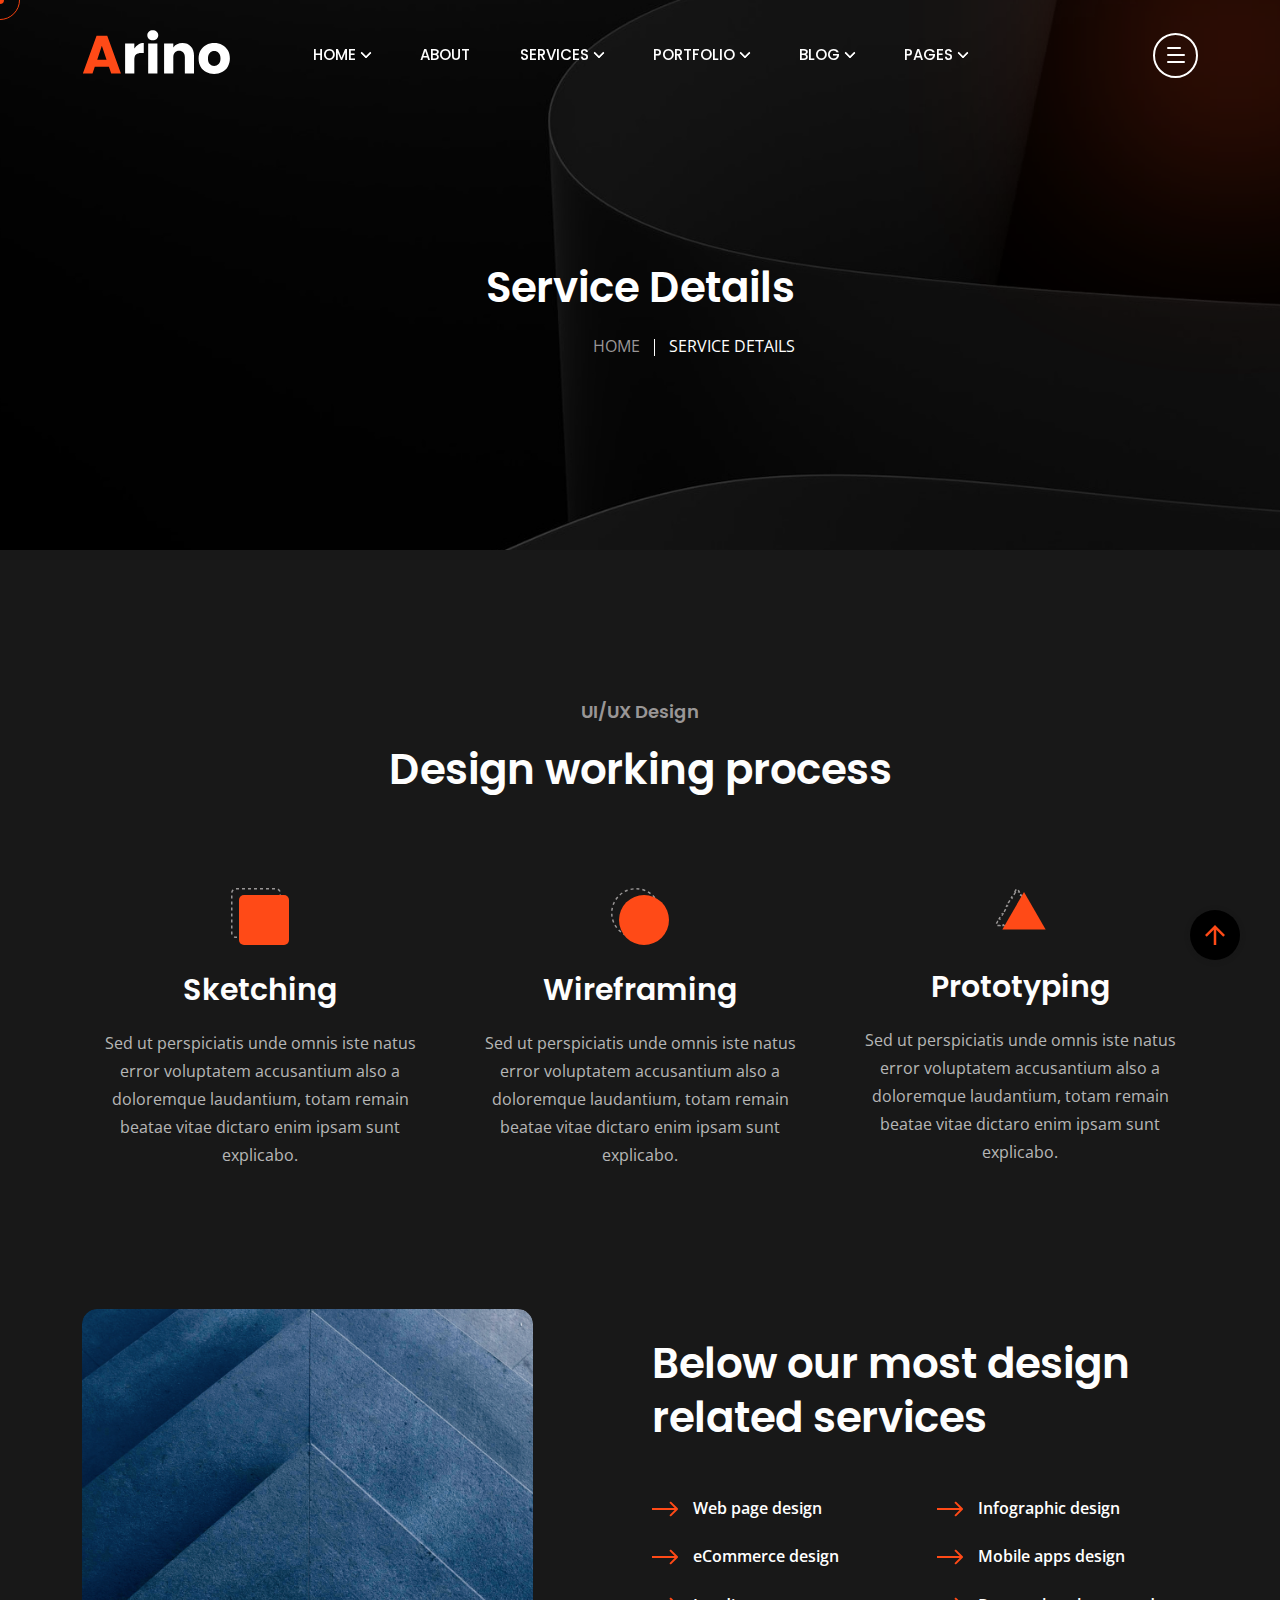
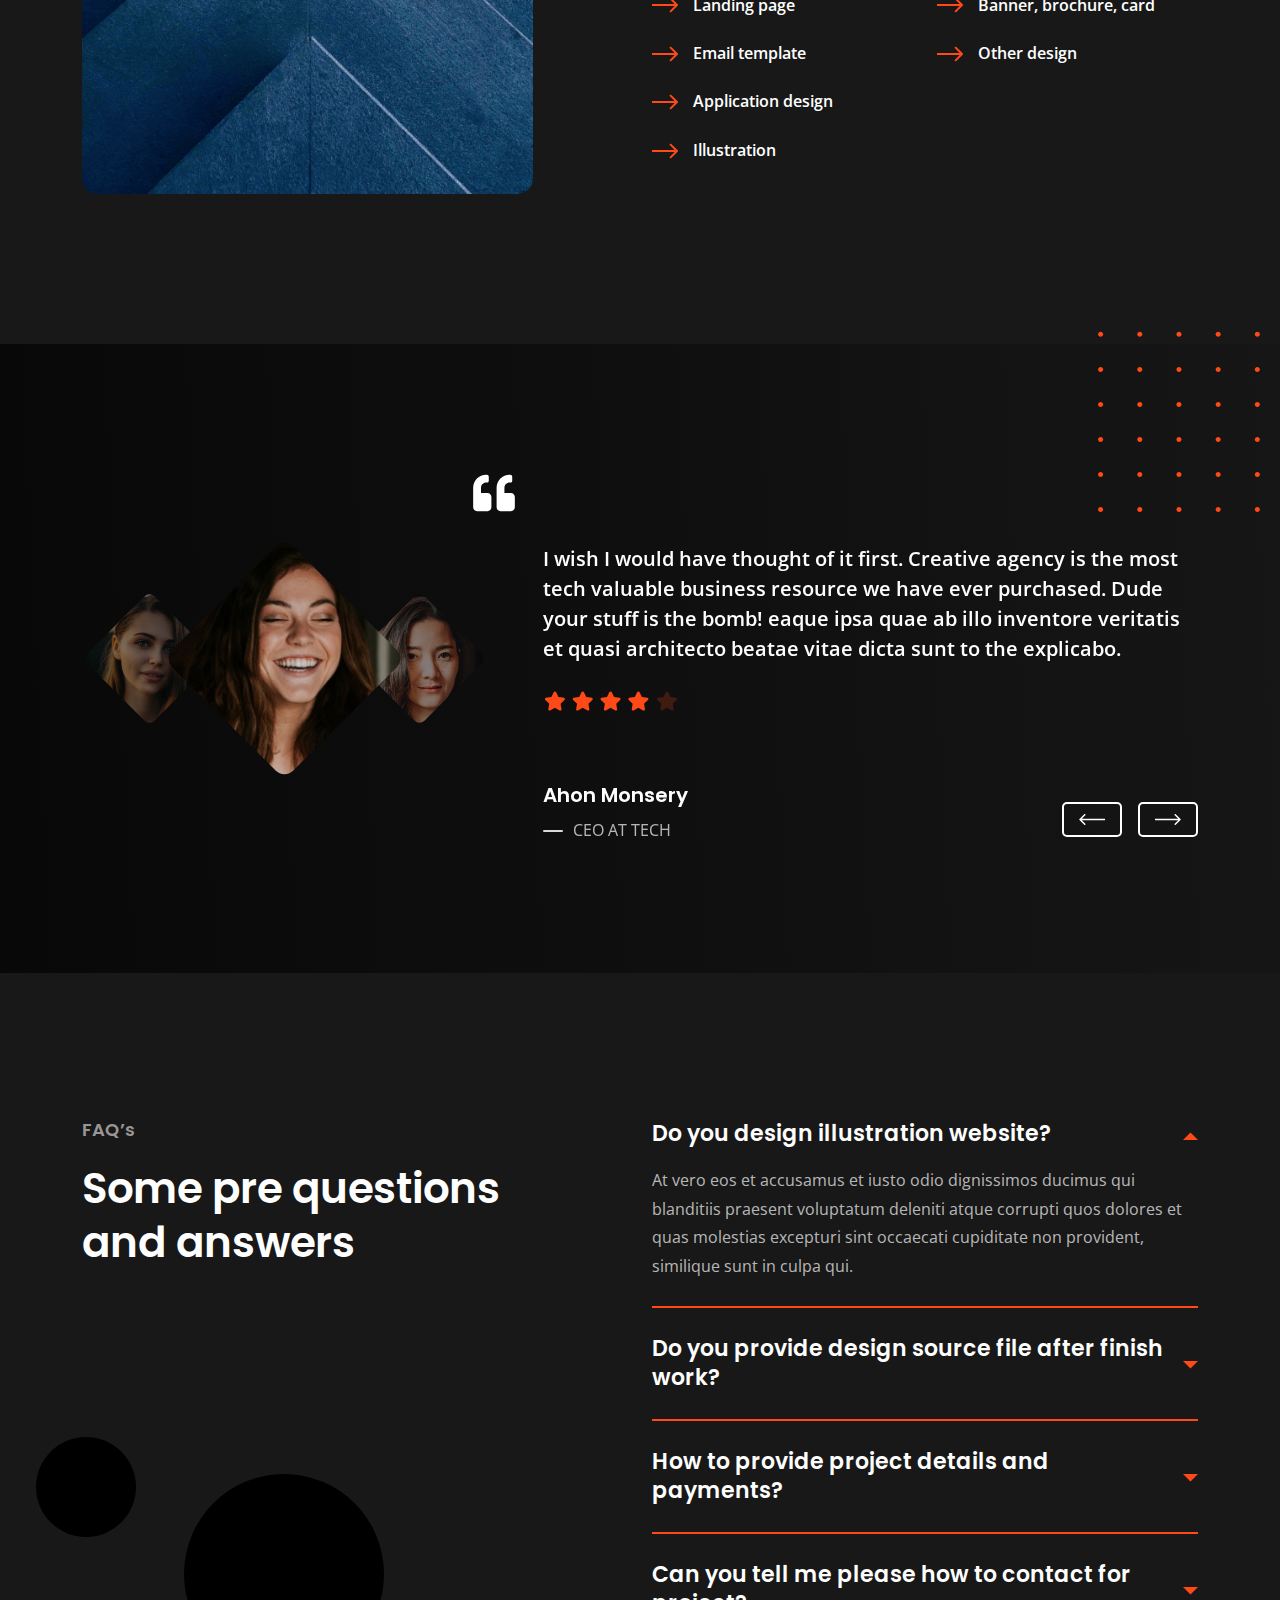
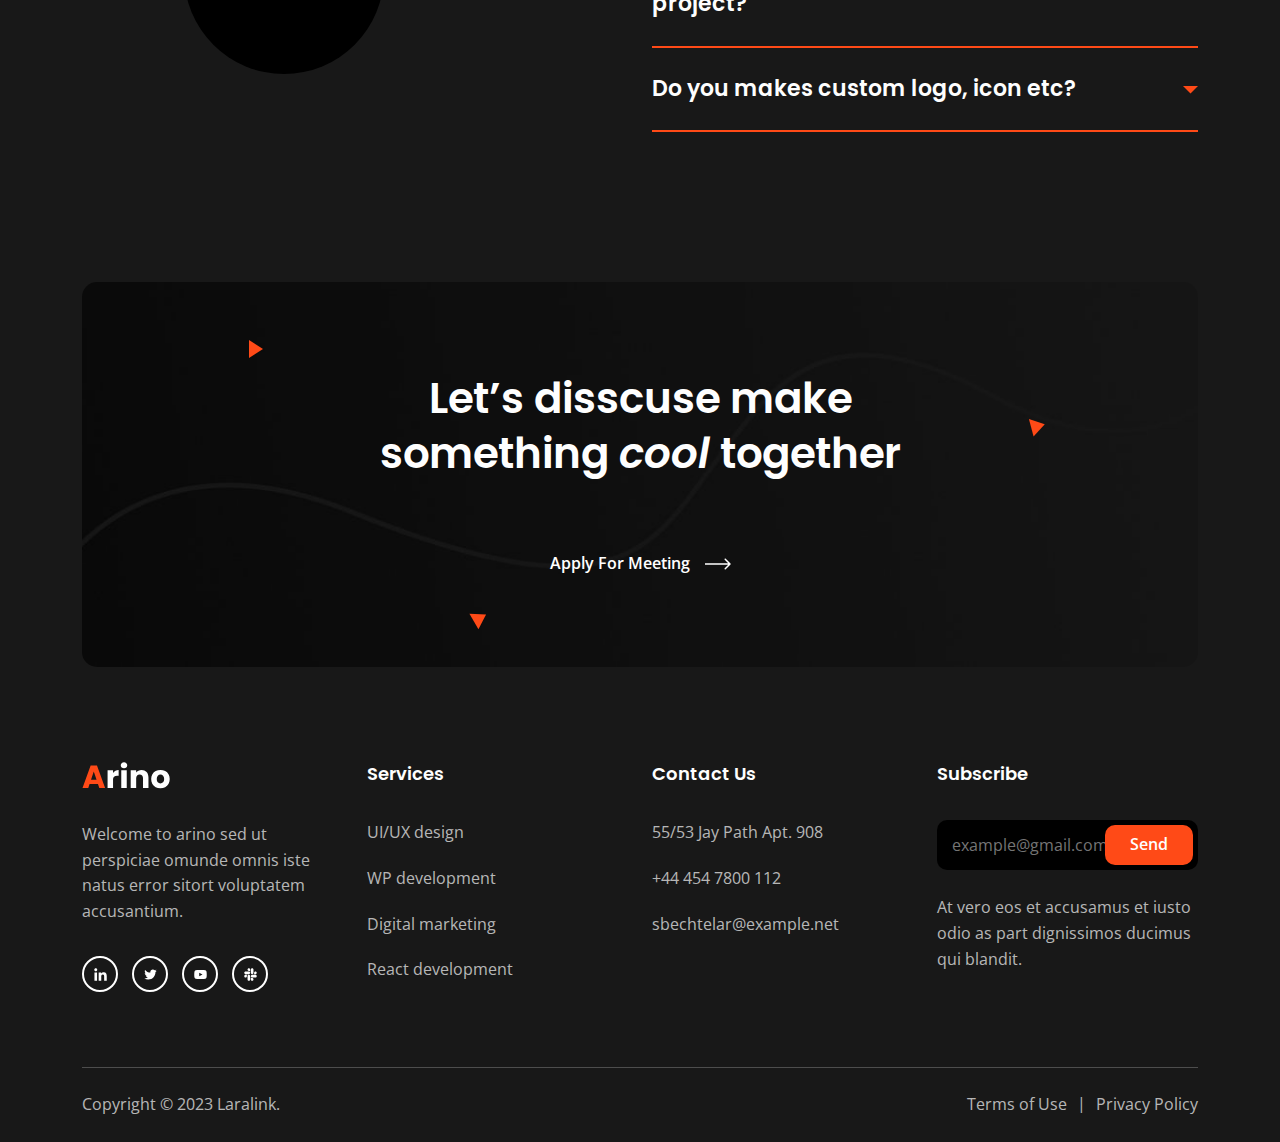
<file: service-details.html>
<!DOCTYPE html>
<html class="no-js" lang="en">

<head>
  <!-- Meta Tags -->
  <meta charset="utf-8">
  <meta http-equiv="x-ua-compatible" content="ie=edge">
  <meta name="viewport" content="width=device-width, initial-scale=1">
  <meta name="author" content="Laralink">
  <!-- Favicon Icon -->
  <link rel="icon" href="assets/img/favicon.png">
  <!-- Site Title -->
  <title>Arino - Creative Agency Template</title>
  <link rel="stylesheet" href="assets/css/plugins/bootstrap.min.css">
  <link rel="stylesheet" href="assets/css/plugins/lightgallery.min.css">
  <link rel="stylesheet" href="assets/css/plugins/slick.css">
  <link rel="stylesheet" href="assets/css/plugins/lightgallery.min.css">
  <link rel="stylesheet" href="assets/css/plugins/animate.css">
  <link rel="stylesheet" href="assets/css/style.css">
</head>

<body>
  <div class="cs-preloader cs-center">
    <div class="cs-preloader_in"></div>
  </div>
  <!-- Start Header Section -->
  <header class="cs-site_header cs-style1 text-uppercase cs-sticky_header">
    <div class="cs-main_header">
      <div class="container">
        <div class="cs-main_header_in">
          <div class="cs-main_header_left">
            <a class="cs-site_branding" href="index.html">
              <img src="assets/img/logo.svg" alt="Logo">
            </a>
          </div>
          <div class="cs-main_header_center">
            <div class="cs-nav cs-primary_font cs-medium">
              <ul class="cs-nav_list">
                <li class="menu-item-has-children cs-mega_menu">
                  <a href="index.html">Home</a>
                 
                </li>
                <li><a href="about.html">About</a></li>
                <li class="menu-item-has-children"><a href="service.html">Services</a>
                  <ul>
                    <li><a href="service.html">Services</a></li>
                    <li><a href="service-details.html">Service Details</a></li>
                  </ul>
                </li>
                <li class="menu-item-has-children"><a href="portfolio.html">Portfolio</a>
                  <ul>
                    <li><a href="portfolio.html">Portfolio</a></li>
                    <li><a href="portfolio-details.html">Portfolio Details</a></li>
                  </ul>
                </li>
                <li class="menu-item-has-children"><a href="blog.html">Blog</a>
                  <ul>
                    <li><a href="blog.html">Blog</a></li>
                    <li><a href="blog-details.html">Blog Details</a></li>
                  </ul>
                </li>
                <li class="menu-item-has-children"><a href="#">Pages</a>
                  <ul>
                    <li><a href="contact.html">Contact</a></li>
                    <li><a href="team.html">Team</a></li>
                    <li><a href="team-details.html">Team Details</a></li>
                    <li><a href="case-study.html">Case Study Details</a></li>
                    <li><a href="faq.html">FAQ</a></li>
                  </ul>
                </li>
              </ul>
            </div>
          </div>
          <div class="cs-main_header_right">
            <div class="cs-toolbox">
              <span class="cs-icon_btn">
                <span class="cs-icon_btn_in">
                  <span></span>
                  <span></span>
                  <span></span>
                  <span></span>
                </span>
              </span>
            </div>
          </div>
        </div>
      </div>
    </div>
  </header>
  <div class="cs-side_header">
    <button class="cs-close"></button>
    <div class="cs-side_header_overlay"></div>
    <div class="cs-side_header_in">
      <div class="cs-side_header_shape"></div>
      <a class="cs-site_branding" href="index.html">
        <img src="assets/img/footer_logo.svg" alt="Logo">
      </a>
      <div class="cs-side_header_box">
        <h2 class="cs-side_header_heading">Do you have a project in your  <br> mind? Keep connect us.</h2>
      </div>
      <div class="cs-side_header_box">
        <h3 class="cs-side_header_title cs-primary_color">Contact Us</h3>
        <ul class="cs-contact_info cs-style1 cs-mp0">
          <li>
            <svg width="18" height="18" viewBox="0 0 18 18" fill="none" xmlns="http://www.w3.org/2000/svg">
              <path d="M17 12.5C15.75 12.5 14.55 12.3 13.43 11.93C13.08 11.82 12.69 11.9 12.41 12.17L10.21 14.37C7.38 12.93 5.06 10.62 3.62 7.79L5.82 5.58C6.1 5.31 6.18 4.92 6.07 4.57C5.7 3.45 5.5 2.25 5.5 1C5.5 0.45 5.05 0 4.5 0H1C0.45 0 0 0.45 0 1C0 10.39 7.61 18 17 18C17.55 18 18 17.55 18 17V13.5C18 12.95 17.55 12.5 17 12.5ZM9 0V10L12 7H18V0H9Z" fill="#FF4A17"/>
            </svg>
            <span>+44 454 7800 112</span>
          </li>
          <li>
            <svg width="20" height="18" viewBox="0 0 20 18" fill="none" xmlns="http://www.w3.org/2000/svg">
              <path d="M20 6.98V16C20 17.1 19.1 18 18 18H2C0.9 18 0 17.1 0 16V4C0 2.9 0.9 2 2 2H12.1C12.04 2.32 12 2.66 12 3C12 4.48 12.65 5.79 13.67 6.71L10 9L2 4V6L10 11L15.3 7.68C15.84 7.88 16.4 8 17 8C18.13 8 19.16 7.61 20 6.98ZM14 3C14 4.66 15.34 6 17 6C18.66 6 20 4.66 20 3C20 1.34 18.66 0 17 0C15.34 0 14 1.34 14 3Z" fill="#FF4A17"/>
            </svg>              
            <span>infotech@arino.com</span>
          </li>
          <li>
            <svg width="14" height="20" viewBox="0 0 14 20" fill="none" xmlns="http://www.w3.org/2000/svg">
              <path d="M7 0C3.13 0 0 3.13 0 7C0 12.25 7 20 7 20C7 20 14 12.25 14 7C14 3.13 10.87 0 7 0ZM7 9.5C5.62 9.5 4.5 8.38 4.5 7C4.5 5.62 5.62 4.5 7 4.5C8.38 4.5 9.5 5.62 9.5 7C9.5 8.38 8.38 9.5 7 9.5Z" fill="#FF4A17"/>
            </svg>              
            <span>50 Wall Street Suite, 44150 <br>Ohio, United States</span>
          </li>
        </ul>
      </div>
      <div class="cs-side_header_box">
        <h3 class="cs-side_header_title cs-primary_color">Subscribe</h3>
        <div class="cs-newsletter cs-style1">
          <form action="#" class="cs-newsletter_form">
            <input type="email" class="cs-newsletter_input" placeholder="example@gmail.com">
            <button class="cs-newsletter_btn"><span>Send</span></button>
          </form>
          <div class="cs-newsletter_text">At vero eos et accusamus et iusto odio as part dignissimos ducimus qui blandit.</div>
        </div>
      </div>
      <div class="cs-side_header_box">
        <div class="cs-social_btns cs-style1">
          <a href="#" class="cs-center">
            <svg width="15" height="15" viewBox="0 0 15 15" fill="none" xmlns="http://www.w3.org/2000/svg">
              <path d="M4.04799 13.7497H1.45647V5.4043H4.04799V13.7497ZM2.75084 4.2659C1.92215 4.2659 1.25 3.57952 1.25 2.75084C1.25 2.35279 1.40812 1.97105 1.68958 1.68958C1.97105 1.40812 2.35279 1.25 2.75084 1.25C3.14888 1.25 3.53063 1.40812 3.81209 1.68958C4.09355 1.97105 4.25167 2.35279 4.25167 2.75084C4.25167 3.57952 3.57924 4.2659 2.75084 4.2659ZM13.7472 13.7497H11.1613V9.68722C11.1613 8.71903 11.1417 7.4774 9.81389 7.4774C8.46652 7.4774 8.26004 8.5293 8.26004 9.61747V13.7497H5.67132V5.4043H8.15681V6.54269H8.19308C8.53906 5.887 9.38421 5.19503 10.6451 5.19503C13.2679 5.19503 13.75 6.92215 13.75 9.16546V13.7497H13.7472Z" fill="white"></path>
            </svg> 
          </a>
          <a href="#" class="cs-center">
            <svg width="13" height="11" viewBox="0 0 13 11" fill="none" xmlns="http://www.w3.org/2000/svg">
              <path d="M11.4651 2.95396C11.4731 3.065 11.4731 3.17606 11.4731 3.2871C11.4731 6.67383 8.89535 10.5761 4.18402 10.5761C2.73255 10.5761 1.38421 10.1557 0.25 9.42608C0.456226 9.44986 0.654494 9.4578 0.868655 9.4578C2.06629 9.4578 3.16879 9.0533 4.04918 8.36326C2.92291 8.33946 1.97906 7.60183 1.65386 6.5866C1.81251 6.61038 1.97112 6.62624 2.1377 6.62624C2.36771 6.62624 2.59774 6.59451 2.81188 6.53901C1.63802 6.30105 0.757595 5.26996 0.757595 4.02472V3.99301C1.09864 4.18336 1.49524 4.30233 1.91558 4.31818C1.22554 3.85814 0.773464 3.07294 0.773464 2.1846C0.773464 1.70872 0.900344 1.27249 1.12244 0.891774C2.38355 2.44635 4.27919 3.46156 6.40481 3.57262C6.36516 3.38226 6.34136 3.184 6.34136 2.9857C6.34136 1.57388 7.4835 0.423828 8.90323 0.423828C9.64086 0.423828 10.3071 0.733156 10.7751 1.23284C11.354 1.1218 11.9093 0.907643 12.401 0.614185C12.2106 1.20906 11.8061 1.70875 11.2748 2.02598C11.7903 1.97049 12.29 1.82769 12.75 1.62942C12.4011 2.13702 11.9648 2.5891 11.4651 2.95396V2.95396Z" fill="white"></path>
            </svg>                    
          </a>
          <a href="#" class="cs-center">
            <svg width="13" height="9" viewBox="0 0 13 9" fill="none" xmlns="http://www.w3.org/2000/svg">
              <path d="M12.4888 1.48066C12.345 0.939353 11.9215 0.513038 11.3837 0.368362C10.4089 0.105469 6.5 0.105469 6.5 0.105469C6.5 0.105469 2.59116 0.105469 1.61633 0.368362C1.07853 0.513061 0.65496 0.939353 0.5112 1.48066C0.25 2.4618 0.25 4.50887 0.25 4.50887C0.25 4.50887 0.25 6.55595 0.5112 7.53709C0.65496 8.0784 1.07853 8.48695 1.61633 8.63163C2.59116 8.89452 6.5 8.89452 6.5 8.89452C6.5 8.89452 10.4088 8.89452 11.3837 8.63163C11.9215 8.48695 12.345 8.0784 12.4888 7.53709C12.75 6.55595 12.75 4.50887 12.75 4.50887C12.75 4.50887 12.75 2.4618 12.4888 1.48066V1.48066ZM5.22158 6.36746V2.65029L8.48861 4.50892L5.22158 6.36746V6.36746Z" fill="white"></path>
            </svg>                    
          </a>
          <a href="#" class="cs-center">
            <svg width="13" height="13" viewBox="0 0 13 13" fill="none" xmlns="http://www.w3.org/2000/svg">
              <path d="M2.87612 8.149C2.87612 8.87165 2.28571 9.46205 1.56306 9.46205C0.840402 9.46205 0.25 8.87165 0.25 8.149C0.25 7.42634 0.840402 6.83594 1.56306 6.83594H2.87612V8.149ZM3.53795 8.149C3.53795 7.42634 4.12835 6.83594 4.851 6.83594C5.57366 6.83594 6.16406 7.42634 6.16406 8.149V11.4369C6.16406 12.1596 5.57366 12.75 4.851 12.75C4.12835 12.75 3.53795 12.1596 3.53795 11.4369V8.149ZM4.851 2.87612C4.12835 2.87612 3.53795 2.28571 3.53795 1.56306C3.53795 0.840402 4.12835 0.25 4.851 0.25C5.57366 0.25 6.16406 0.840402 6.16406 1.56306V2.87612H4.851V2.87612ZM4.851 3.53795C5.57366 3.53795 6.16406 4.12835 6.16406 4.851C6.16406 5.57366 5.57366 6.16406 4.851 6.16406H1.56306C0.840402 6.16406 0.25 5.57366 0.25 4.851C0.25 4.12835 0.840402 3.53795 1.56306 3.53795H4.851V3.53795ZM10.1239 4.851C10.1239 4.12835 10.7143 3.53795 11.4369 3.53795C12.1596 3.53795 12.75 4.12835 12.75 4.851C12.75 5.57366 12.1596 6.16406 11.4369 6.16406H10.1239V4.851V4.851ZM9.46205 4.851C9.46205 5.57366 8.87165 6.16406 8.149 6.16406C7.42634 6.16406 6.83594 5.57366 6.83594 4.851V1.56306C6.83594 0.840402 7.42634 0.25 8.149 0.25C8.87165 0.25 9.46205 0.840402 9.46205 1.56306V4.851V4.851ZM8.149 10.1239C8.87165 10.1239 9.46205 10.7143 9.46205 11.4369C9.46205 12.1596 8.87165 12.75 8.149 12.75C7.42634 12.75 6.83594 12.1596 6.83594 11.4369V10.1239H8.149ZM8.149 9.46205C7.42634 9.46205 6.83594 8.87165 6.83594 8.149C6.83594 7.42634 7.42634 6.83594 8.149 6.83594H11.4369C12.1596 6.83594 12.75 7.42634 12.75 8.149C12.75 8.87165 12.1596 9.46205 11.4369 9.46205H8.149Z" fill="white"></path>
            </svg>                    
          </a>
        </div>
      </div>
    </div>
  </div>
  <!-- End Header Section -->
  
  <!-- Start Hero -->
  <div class="cs-page_heading cs-style1 cs-center text-center cs-bg" data-src="assets/img/service_hero_bg.jpeg">
    <div class="container">
      <div class="cs-page_heading_in">
        <h1 class="cs-page_title cs-font_50 cs-white_color">Service Details</h1>
        <ol class="breadcrumb text-uppercase">
          <li class="breadcrumb-item"><a href="index.html">Home</a></li>
          <li class="breadcrumb-item active">Service Details</li>
        </ol>
      </div>
    </div>
  </div>
  <!-- End Hero -->
  <div class="cs-height_150 cs-height_lg_80"></div>
  <!-- Start Icon Box -->
  <div class="container">
    <div class="cs-section_heading cs-style1 text-center">
      <h3 class="cs-section_subtitle">UI/UX Design</h3>
      <h2 class="cs-section_title">Design working process</h2>
    </div>
    <div class="cs-height_90 cs-height_lg_45"></div>
    <div class="row">
      <div class="col-lg-4">
        <div class="cs-iconbox cs-style2 text-center">
          <div class="cs-iconbox_icon">
            <svg width="58" height="57" viewBox="0 0 58 57" fill="none" xmlns="http://www.w3.org/2000/svg">
              <rect x="0.75" y="0.75" width="48.5" height="48.5" rx="4.25" stroke="#999696" stroke-width="1.5" stroke-dasharray="3 3"/>
              <rect x="8" y="7" width="50" height="50" rx="5" fill="#FF4A17"/>
            </svg>              
          </div>
          <h2 class="cs-iconbox_title">Sketching</h2>
          <div class="cs-iconbox_subtitle">Sed ut perspiciatis unde omnis iste natus error voluptatem accusantium also a doloremque laudantium, totam remain beatae vitae dictaro enim ipsam sunt explicabo.</div>
        </div>
        <div class="cs-height_30 cs-height_lg_35"></div>
      </div>
      <div class="col-lg-4">
        <div class="cs-iconbox cs-style2 text-center">
          <div class="cs-iconbox_icon">
            <svg width="58" height="57" viewBox="0 0 58 57" fill="none" xmlns="http://www.w3.org/2000/svg">
              <circle cx="25" cy="25" r="24.25" stroke="#999696" stroke-width="1.5" stroke-dasharray="3 3"/>
              <circle cx="33" cy="32" r="25" fill="#FF4A17"/>
            </svg>                            
          </div>
          <h2 class="cs-iconbox_title">Wireframing</h2>
          <div class="cs-iconbox_subtitle">Sed ut perspiciatis unde omnis iste natus error voluptatem accusantium also a doloremque laudantium, totam remain beatae vitae dictaro enim ipsam sunt explicabo.</div>
        </div>
        <div class="cs-height_30 cs-height_lg_35"></div>
      </div>
      <div class="col-lg-4">
        <div class="cs-iconbox cs-style2 text-center">
          <div class="cs-iconbox_icon">
            <svg width="57" height="54" viewBox="0 0 57 54" fill="none" xmlns="http://www.w3.org/2000/svg">
              <path d="M22.6803 4.01786L24.2268 1.33929L24.8763 1.71429L25 1.5L25.1237 1.71429L25.7732 1.33929L27.3197 4.01786L26.6702 4.39286L28.2167 7.07143L28.8662 6.69643L30.4127 9.375L29.7631 9.75L31.3096 12.4286L31.9591 12.0536L33.5056 14.7321L32.8561 15.1071L34.4026 17.7857L35.0521 17.4107L36.5986 20.0893L35.949 20.4643L37.4955 23.1429L38.145 22.7679L39.6915 25.4464L39.042 25.8214L40.5885 28.5L41.238 28.125L42.7845 30.8036L42.1349 31.1786L43.6814 33.8571L44.3309 33.4821L45.8774 36.1607L45.2279 36.5357L45.3516 36.75H45.1042V37.5H42.0112V36.75H38.9183V37.5H35.8253V36.75H32.7324V37.5H29.6394V36.75H26.5465V37.5H23.4535V36.75H20.3606V37.5H17.2676V36.75H14.1747V37.5H11.0817V36.75H7.98879V37.5H4.89584V36.75H4.6484L4.77212 36.5357L4.1226 36.1607L5.66908 33.4821L6.3186 33.8571L7.86507 31.1786L7.21555 30.8036L8.76202 28.125L9.41154 28.5L10.958 25.8214L10.3085 25.4464L11.855 22.7679L12.5045 23.1429L14.051 20.4643L13.4014 20.0893L14.9479 17.4107L15.5974 17.7857L17.1439 15.1071L16.4944 14.7321L18.0409 12.0536L18.6904 12.4286L20.2369 9.75L19.5873 9.375L21.1338 6.69643L21.7833 7.07143L23.3298 4.39286L22.6803 4.01786Z" stroke="#999696" stroke-width="1.5" stroke-dasharray="3 3"/>
              <path d="M32 4L53.6506 41.5H10.3494L32 4Z" fill="#FF4A17"/>
            </svg>                            
          </div>
          <h2 class="cs-iconbox_title">Prototyping</h2>
          <div class="cs-iconbox_subtitle">Sed ut perspiciatis unde omnis iste natus error voluptatem accusantium also a doloremque laudantium, totam remain beatae vitae dictaro enim ipsam sunt explicabo.</div>
        </div>
        <div class="cs-height_30 cs-height_lg_35"></div>
      </div>
    </div>
  </div>
  <!-- End Icon Box -->
  <div class="cs-height_110 cs-height_lg_40"></div>
  <!-- Start Related Service -->
  <div class="container">
    <div class="row align-items-center">
      <div class="col-xl-5 col-lg-6">
        <div class="cs-radius_15 cs-shine_hover_1">
          <img class="cs-radius_15 w-100" src="assets/img/service_img_1.jpeg" alt="Service Image">
        </div>
        <div class="cs-height_0 cs-height_lg_40"></div>
      </div>
      <div class="col-lg-6 offset-xl-1">
        <h2 class="cs-font_50 cs-m0">Below our most design related services</h2>
        <div class="cs-height_50 cs-height_lg_30"></div>
        <div class="row">
          <div class="col-lg-6">
            <ul class="cs-list cs-style1 cs-mp0">
              <li>
                <a href="service-details.html" class="cs-text_btn cs-type2">
                  <svg width="26" height="16" viewBox="0 0 26 16" fill="none" xmlns="http://www.w3.org/2000/svg">
                    <path d="M25.7071 8.70711C26.0976 8.31658 26.0976 7.68342 25.7071 7.29289L19.3431 0.928932C18.9526 0.538408 18.3195 0.538408 17.9289 0.928932C17.5384 1.31946 17.5384 1.95262 17.9289 2.34315L23.5858 8L17.9289 13.6569C17.5384 14.0474 17.5384 14.6805 17.9289 15.0711C18.3195 15.4616 18.9526 15.4616 19.3431 15.0711L25.7071 8.70711ZM0 9H25V7H0V9Z" fill="#FF4A17"/>
                  </svg>                    
                  <span>Web page design</span>              
                </a>
              </li>
              <li>
                <a href="service-details.html" class="cs-text_btn cs-type2">
                  <svg width="26" height="16" viewBox="0 0 26 16" fill="none" xmlns="http://www.w3.org/2000/svg">
                    <path d="M25.7071 8.70711C26.0976 8.31658 26.0976 7.68342 25.7071 7.29289L19.3431 0.928932C18.9526 0.538408 18.3195 0.538408 17.9289 0.928932C17.5384 1.31946 17.5384 1.95262 17.9289 2.34315L23.5858 8L17.9289 13.6569C17.5384 14.0474 17.5384 14.6805 17.9289 15.0711C18.3195 15.4616 18.9526 15.4616 19.3431 15.0711L25.7071 8.70711ZM0 9H25V7H0V9Z" fill="#FF4A17"/>
                  </svg>                    
                  <span>eCommerce design</span>              
                </a>
              </li>
              <li>
                <a href="service-details.html" class="cs-text_btn cs-type2">
                  <svg width="26" height="16" viewBox="0 0 26 16" fill="none" xmlns="http://www.w3.org/2000/svg">
                    <path d="M25.7071 8.70711C26.0976 8.31658 26.0976 7.68342 25.7071 7.29289L19.3431 0.928932C18.9526 0.538408 18.3195 0.538408 17.9289 0.928932C17.5384 1.31946 17.5384 1.95262 17.9289 2.34315L23.5858 8L17.9289 13.6569C17.5384 14.0474 17.5384 14.6805 17.9289 15.0711C18.3195 15.4616 18.9526 15.4616 19.3431 15.0711L25.7071 8.70711ZM0 9H25V7H0V9Z" fill="#FF4A17"/>
                  </svg>                    
                  <span>Landing page</span>              
                </a>
              </li>
              <li>
                <a href="service-details.html" class="cs-text_btn cs-type2">
                  <svg width="26" height="16" viewBox="0 0 26 16" fill="none" xmlns="http://www.w3.org/2000/svg">
                    <path d="M25.7071 8.70711C26.0976 8.31658 26.0976 7.68342 25.7071 7.29289L19.3431 0.928932C18.9526 0.538408 18.3195 0.538408 17.9289 0.928932C17.5384 1.31946 17.5384 1.95262 17.9289 2.34315L23.5858 8L17.9289 13.6569C17.5384 14.0474 17.5384 14.6805 17.9289 15.0711C18.3195 15.4616 18.9526 15.4616 19.3431 15.0711L25.7071 8.70711ZM0 9H25V7H0V9Z" fill="#FF4A17"/>
                  </svg>                    
                  <span>Email template</span>              
                </a>
              </li>
              <li>
                <a href="service-details.html" class="cs-text_btn cs-type2">
                  <svg width="26" height="16" viewBox="0 0 26 16" fill="none" xmlns="http://www.w3.org/2000/svg">
                    <path d="M25.7071 8.70711C26.0976 8.31658 26.0976 7.68342 25.7071 7.29289L19.3431 0.928932C18.9526 0.538408 18.3195 0.538408 17.9289 0.928932C17.5384 1.31946 17.5384 1.95262 17.9289 2.34315L23.5858 8L17.9289 13.6569C17.5384 14.0474 17.5384 14.6805 17.9289 15.0711C18.3195 15.4616 18.9526 15.4616 19.3431 15.0711L25.7071 8.70711ZM0 9H25V7H0V9Z" fill="#FF4A17"/>
                  </svg>                    
                  <span>Application design</span>              
                </a>
              </li>
              <li>
                <a href="service-details.html" class="cs-text_btn cs-type2">
                  <svg width="26" height="16" viewBox="0 0 26 16" fill="none" xmlns="http://www.w3.org/2000/svg">
                    <path d="M25.7071 8.70711C26.0976 8.31658 26.0976 7.68342 25.7071 7.29289L19.3431 0.928932C18.9526 0.538408 18.3195 0.538408 17.9289 0.928932C17.5384 1.31946 17.5384 1.95262 17.9289 2.34315L23.5858 8L17.9289 13.6569C17.5384 14.0474 17.5384 14.6805 17.9289 15.0711C18.3195 15.4616 18.9526 15.4616 19.3431 15.0711L25.7071 8.70711ZM0 9H25V7H0V9Z" fill="#FF4A17"/>
                  </svg>                    
                  <span>Illustration</span>              
                </a>
              </li>
            </ul>
          </div>
          <div class="col-lg-6">
            <div class="cs-height_0 cs-height_lg_10"></div>
            <ul class="cs-list cs-style1 cs-mp0">
              <li>
                <a href="service-details.html" class="cs-text_btn cs-type2">
                  <svg width="26" height="16" viewBox="0 0 26 16" fill="none" xmlns="http://www.w3.org/2000/svg">
                    <path d="M25.7071 8.70711C26.0976 8.31658 26.0976 7.68342 25.7071 7.29289L19.3431 0.928932C18.9526 0.538408 18.3195 0.538408 17.9289 0.928932C17.5384 1.31946 17.5384 1.95262 17.9289 2.34315L23.5858 8L17.9289 13.6569C17.5384 14.0474 17.5384 14.6805 17.9289 15.0711C18.3195 15.4616 18.9526 15.4616 19.3431 15.0711L25.7071 8.70711ZM0 9H25V7H0V9Z" fill="#FF4A17"/>
                  </svg>                    
                  <span>Infographic design</span>              
                </a>
              </li>
              <li>
                <a href="service-details.html" class="cs-text_btn cs-type2">
                  <svg width="26" height="16" viewBox="0 0 26 16" fill="none" xmlns="http://www.w3.org/2000/svg">
                    <path d="M25.7071 8.70711C26.0976 8.31658 26.0976 7.68342 25.7071 7.29289L19.3431 0.928932C18.9526 0.538408 18.3195 0.538408 17.9289 0.928932C17.5384 1.31946 17.5384 1.95262 17.9289 2.34315L23.5858 8L17.9289 13.6569C17.5384 14.0474 17.5384 14.6805 17.9289 15.0711C18.3195 15.4616 18.9526 15.4616 19.3431 15.0711L25.7071 8.70711ZM0 9H25V7H0V9Z" fill="#FF4A17"/>
                  </svg>                    
                  <span>Mobile apps design</span>              
                </a>
              </li>
              <li>
                <a href="service-details.html" class="cs-text_btn cs-type2">
                  <svg width="26" height="16" viewBox="0 0 26 16" fill="none" xmlns="http://www.w3.org/2000/svg">
                    <path d="M25.7071 8.70711C26.0976 8.31658 26.0976 7.68342 25.7071 7.29289L19.3431 0.928932C18.9526 0.538408 18.3195 0.538408 17.9289 0.928932C17.5384 1.31946 17.5384 1.95262 17.9289 2.34315L23.5858 8L17.9289 13.6569C17.5384 14.0474 17.5384 14.6805 17.9289 15.0711C18.3195 15.4616 18.9526 15.4616 19.3431 15.0711L25.7071 8.70711ZM0 9H25V7H0V9Z" fill="#FF4A17"/>
                  </svg>                    
                  <span>Banner, brochure, card</span>              
                </a>
              </li>
              <li>
                <a href="service-details.html" class="cs-text_btn cs-type2">
                  <svg width="26" height="16" viewBox="0 0 26 16" fill="none" xmlns="http://www.w3.org/2000/svg">
                    <path d="M25.7071 8.70711C26.0976 8.31658 26.0976 7.68342 25.7071 7.29289L19.3431 0.928932C18.9526 0.538408 18.3195 0.538408 17.9289 0.928932C17.5384 1.31946 17.5384 1.95262 17.9289 2.34315L23.5858 8L17.9289 13.6569C17.5384 14.0474 17.5384 14.6805 17.9289 15.0711C18.3195 15.4616 18.9526 15.4616 19.3431 15.0711L25.7071 8.70711ZM0 9H25V7H0V9Z" fill="#FF4A17"/>
                  </svg>                    
                  <span>Other design</span>              
                </a>
              </li>
            </ul>
          </div>
        </div>
      </div>
    </div>
  </div>
  <!-- End Related Service -->
  <div class="cs-height_150 cs-height_lg_80"></div>
  <!-- Start Testimonial Section -->
  <section class="cs-gradient_bg_1 cs-shape_wrap_3 cs-parallax">
    <div class="cs-shape_3 cs-to_up">
      <svg width="162" height="181" viewBox="0 0 162 181" fill="none" xmlns="http://www.w3.org/2000/svg">
        <path d="M156.833 178.434C156.833 177.053 157.954 175.932 159.335 175.932C160.716 175.932 161.837 177.053 161.837 178.434C161.837 179.814 160.716 180.935 159.335 180.935C157.954 180.935 156.833 179.814 156.833 178.434Z" fill="#FF4A17"/>
        <path d="M117.65 178.434C117.65 177.053 118.771 175.932 120.152 175.932C121.533 175.932 122.653 177.053 122.653 178.434C122.653 179.814 121.533 180.935 120.152 180.935C118.771 180.935 117.65 179.814 117.65 178.434Z" fill="#FF4A17"/>
        <path d="M78.4694 178.434C78.4694 177.053 79.5902 175.932 80.971 175.932C82.3517 175.932 83.4726 177.053 83.4726 178.434C83.4726 179.814 82.3517 180.935 80.971 180.935C79.5876 180.935 78.4694 179.814 78.4694 178.434Z" fill="#FF4A17"/>
        <path d="M39.286 178.434C39.286 177.053 40.4069 175.932 41.7876 175.932C43.1684 175.932 44.2893 177.053 44.2893 178.434C44.2893 179.814 43.1684 180.935 41.7876 180.935C40.4069 180.935 39.286 179.814 39.286 178.434Z" fill="#FF4A17"/>
        <path d="M0.102661 178.434C0.102661 177.053 1.22354 175.932 2.60429 175.932C3.98504 175.932 5.10591 177.053 5.10591 178.434C5.10591 179.814 3.98504 180.935 2.60429 180.935C1.22091 180.935 0.102661 179.814 0.102661 178.434Z" fill="#FF4A17"/>
        <path d="M156.833 143.419C156.833 142.038 157.954 140.917 159.335 140.917C160.716 140.917 161.837 142.038 161.837 143.419C161.837 144.799 160.716 145.92 159.335 145.92C157.954 145.92 156.833 144.799 156.833 143.419Z" fill="#FF4A17"/>
        <path d="M117.65 143.419C117.65 142.038 118.771 140.917 120.152 140.917C121.533 140.917 122.653 142.038 122.653 143.419C122.653 144.799 121.533 145.92 120.152 145.92C118.771 145.92 117.65 144.799 117.65 143.419Z" fill="#FF4A17"/>
        <path d="M78.4694 143.419C78.4694 142.038 79.5902 140.917 80.971 140.917C82.3517 140.917 83.4726 142.038 83.4726 143.419C83.4726 144.799 82.3517 145.92 80.971 145.92C79.5876 145.92 78.4694 144.799 78.4694 143.419Z" fill="#FF4A17"/>
        <path d="M39.286 143.419C39.286 142.038 40.4069 140.917 41.7876 140.917C43.1684 140.917 44.2893 142.038 44.2893 143.419C44.2893 144.799 43.1684 145.92 41.7876 145.92C40.4069 145.92 39.286 144.799 39.286 143.419Z" fill="#FF4A17"/>
        <path d="M0.102661 143.419C0.102661 142.038 1.22354 140.917 2.60429 140.917C3.98504 140.917 5.10591 142.038 5.10591 143.419C5.10591 144.799 3.98504 145.92 2.60429 145.92C1.22091 145.92 0.102661 144.799 0.102661 143.419Z" fill="#FF4A17"/>
        <path d="M156.833 108.404C156.833 107.023 157.954 105.902 159.335 105.902C160.716 105.902 161.837 107.023 161.837 108.404C161.837 109.785 160.716 110.906 159.335 110.906C157.954 110.906 156.833 109.787 156.833 108.404Z" fill="#FF4A17"/>
        <path d="M120.152 110.906C121.533 110.906 122.653 109.786 122.653 108.404C122.653 107.022 121.533 105.902 120.152 105.902C118.77 105.902 117.65 107.022 117.65 108.404C117.65 109.786 118.77 110.906 120.152 110.906Z" fill="#FF4A17"/>
        <path d="M80.9684 110.906C82.35 110.906 83.47 109.786 83.47 108.404C83.47 107.022 82.35 105.902 80.9684 105.902C79.5868 105.902 78.4668 107.022 78.4668 108.404C78.4668 109.786 79.5868 110.906 80.9684 110.906Z" fill="#FF4A17"/>
        <path d="M39.286 108.404C39.286 107.023 40.4069 105.902 41.7876 105.902C43.1684 105.902 44.2893 107.023 44.2893 108.404C44.2893 109.785 43.1684 110.906 41.7876 110.906C40.4069 110.906 39.286 109.787 39.286 108.404Z" fill="#FF4A17"/>
        <path d="M0.102661 108.404C0.102661 107.023 1.22354 105.902 2.60429 105.902C3.98504 105.902 5.10591 107.023 5.10591 108.404C5.10591 109.785 3.98504 110.906 2.60429 110.906C1.22091 110.906 0.102661 109.787 0.102661 108.404Z" fill="#FF4A17"/>
        <path d="M156.833 73.3918C156.833 72.011 157.954 70.8901 159.335 70.8901C160.716 70.8901 161.837 72.011 161.837 73.3918C161.837 74.7725 160.716 75.8934 159.335 75.8934C157.954 75.8908 156.833 74.7725 156.833 73.3918Z" fill="#FF4A17"/>
        <path d="M120.152 75.8934C121.533 75.8934 122.653 74.7734 122.653 73.3918C122.653 72.0102 121.533 70.8901 120.152 70.8901C118.77 70.8901 117.65 72.0102 117.65 73.3918C117.65 74.7734 118.77 75.8934 120.152 75.8934Z" fill="#FF4A17"/>
        <path d="M80.9684 75.8934C82.35 75.8934 83.47 74.7734 83.47 73.3918C83.47 72.0102 82.35 70.8901 80.9684 70.8901C79.5868 70.8901 78.4668 72.0102 78.4668 73.3918C78.4668 74.7734 79.5868 75.8934 80.9684 75.8934Z" fill="#FF4A17"/>
        <path d="M39.286 73.3918C39.286 72.011 40.4069 70.8901 41.7876 70.8901C43.1684 70.8901 44.2893 72.011 44.2893 73.3918C44.2893 74.7725 43.1684 75.8934 41.7876 75.8934C40.4069 75.8934 39.286 74.7725 39.286 73.3918Z" fill="#FF4A17"/>
        <path d="M0.102661 73.3918C0.102661 72.011 1.22354 70.8901 2.60429 70.8901C3.98504 70.8901 5.10591 72.011 5.10591 73.3918C5.10591 74.7725 3.98504 75.8934 2.60429 75.8934C1.22091 75.8908 0.102661 74.7725 0.102661 73.3918Z" fill="#FF4A17"/>
        <path d="M156.833 38.3766C156.833 36.9959 157.954 35.875 159.335 35.875C160.716 35.875 161.837 36.9959 161.837 38.3766C161.837 39.7574 160.716 40.8782 159.335 40.8782C157.954 40.8756 156.833 39.7574 156.833 38.3766Z" fill="#FF4A17"/>
        <path d="M120.152 40.8782C121.533 40.8782 122.653 39.7582 122.653 38.3766C122.653 36.995 121.533 35.875 120.152 35.875C118.77 35.875 117.65 36.995 117.65 38.3766C117.65 39.7582 118.77 40.8782 120.152 40.8782Z" fill="#FF4A17"/>
        <path d="M80.9684 40.8782C82.35 40.8782 83.47 39.7582 83.47 38.3766C83.47 36.995 82.35 35.875 80.9684 35.875C79.5868 35.875 78.4668 36.995 78.4668 38.3766C78.4668 39.7582 79.5868 40.8782 80.9684 40.8782Z" fill="#FF4A17"/>
        <path d="M39.286 38.3766C39.286 36.9959 40.4069 35.875 41.7876 35.875C43.1684 35.875 44.2893 36.9959 44.2893 38.3766C44.2893 39.7574 43.1684 40.8782 41.7876 40.8782C40.4069 40.8782 39.286 39.7574 39.286 38.3766Z" fill="#FF4A17"/>
        <path d="M0.102661 38.3766C0.102661 36.9959 1.22354 35.875 2.60429 35.875C3.98504 35.875 5.10591 36.9959 5.10591 38.3766C5.10591 39.7574 3.98504 40.8782 2.60429 40.8782C1.22091 40.8756 0.102661 39.7574 0.102661 38.3766Z" fill="#FF4A17"/>
        <path d="M156.833 3.36198C156.833 1.98123 157.954 0.860352 159.335 0.860352C160.716 0.860352 161.837 1.98123 161.837 3.36198C161.837 4.74273 160.716 5.8636 159.335 5.8636C157.954 5.8636 156.833 4.74273 156.833 3.36198Z" fill="#FF4A17"/>
        <path d="M117.65 3.36198C117.65 1.98123 118.771 0.860352 120.152 0.860352C121.533 0.860352 122.653 1.98123 122.653 3.36198C122.653 4.74273 121.533 5.8636 120.152 5.8636C118.771 5.8636 117.65 4.74273 117.65 3.36198Z" fill="#FF4A17"/>
        <path d="M78.4694 3.36198C78.4694 1.98123 79.5902 0.860352 80.971 0.860352C82.3517 0.860352 83.4726 1.98123 83.4726 3.36198C83.4726 4.74273 82.3517 5.8636 80.971 5.8636C79.5876 5.8636 78.4694 4.74273 78.4694 3.36198Z" fill="#FF4A17"/>
        <path d="M39.286 3.36198C39.286 1.98123 40.4069 0.860352 41.7876 0.860352C43.1684 0.860352 44.2893 1.98123 44.2893 3.36198C44.2893 4.74273 43.1684 5.8636 41.7876 5.8636C40.4069 5.8636 39.286 4.74273 39.286 3.36198Z" fill="#FF4A17"/>
        <path d="M0.102661 3.36198C0.102661 1.98123 1.22354 0.860352 2.60429 0.860352C3.98504 0.860352 5.10591 1.98123 5.10591 3.36198C5.10591 4.74273 3.98504 5.8636 2.60429 5.8636C1.22091 5.8636 0.102661 4.74273 0.102661 3.36198Z" fill="#FF4A17"/>
      </svg>        
    </div>
    <div class="cs-height_130 cs-height_lg_80"></div>
    <div class="container">
      <div class="cs-testimonial_slider">
        <div class="cs-testimonial_slider_left">
          <div class="slider-nav cs-style1">
            <div class="slider-for_item item-nav">
              <div class="slider-nav_item">
                <div class="cs-rotate_img">
                  <div class="cs-rotate_img_in">
                    <img src="assets/img/testimonial_1.jpeg" alt="Nav Image">
                  </div>
                </div>
              </div>
            </div>
            <div class="slider-for_item item-nav">
              <div class="slider-nav_item">
                <div class="cs-rotate_img">
                  <div class="cs-rotate_img_in">
                    <img src="assets/img/testimonial_2.jpeg" alt="Nav Image">
                  </div>
                </div>
              </div>
            </div>
            <div class="slider-for_item item-nav">
              <div class="slider-nav_item">
                <div class="cs-rotate_img">
                  <div class="cs-rotate_img_in">
                    <img src="assets/img/testimonial_3.jpeg" alt="Nav Image">
                  </div>
                </div>
              </div>
            </div>
            <div class="slider-for_item item-nav">
              <div class="slider-nav_item">
                <div class="cs-rotate_img">
                  <div class="cs-rotate_img_in">
                    <img src="assets/img/testimonial_1.jpeg" alt="Nav Image">
                  </div>
                </div>
              </div>
            </div>
            <div class="slider-for_item item-nav">
              <div class="slider-nav_item">
                <div class="cs-rotate_img">
                  <div class="cs-rotate_img_in">
                    <img src="assets/img/testimonial_2.jpeg" alt="Nav Image">
                  </div>
                </div>
              </div>
            </div>
            <div class="slider-for_item item-nav">
              <div class="slider-nav_item">
                <div class="cs-rotate_img">
                  <div class="cs-rotate_img_in">
                    <img src="assets/img/testimonial_3.jpeg" alt="Nav Image">
                  </div>
                </div>
              </div>
            </div>
          </div>
        </div>
        <div class="cs-testimonial_slider_right">
          <div class="slider-for cs-style1">
            <div class="slider-for_item">
              <div class="cs-testimonial cs-style1">
                <div class="cs-testimonial_quote">
                  <svg width="42" height="38" viewBox="0 0 42 38" fill="none" xmlns="http://www.w3.org/2000/svg">
                    <path d="M37.928 18.9982H31.4175V13.7899C31.4175 10.9172 33.7532 8.58154 36.6259 8.58154H37.2769C38.3593 8.58154 39.23 7.71077 39.23 6.62842V2.72217C39.23 1.63981 38.3593 0.769043 37.2769 0.769043H36.6259C29.4319 0.769043 23.605 6.59587 23.605 13.7899V33.3211C23.605 35.4777 25.3547 37.2274 27.5113 37.2274H37.928C40.0845 37.2274 41.8342 35.4777 41.8342 33.3211V22.9045C41.8342 20.7479 40.0845 18.9982 37.928 18.9982ZM14.4905 18.9982H7.98004V13.7899C7.98004 10.9172 10.3157 8.58154 13.1884 8.58154H13.8394C14.9218 8.58154 15.7925 7.71077 15.7925 6.62842V2.72217C15.7925 1.63981 14.9218 0.769043 13.8394 0.769043H13.1884C5.99436 0.769043 0.167542 6.59587 0.167542 13.7899V33.3211C0.167542 35.4777 1.91722 37.2274 4.07379 37.2274H14.4905C16.647 37.2274 18.3967 35.4777 18.3967 33.3211V22.9045C18.3967 20.7479 16.647 18.9982 14.4905 18.9982Z" fill="white"/>
                  </svg>               
                </div>
                <div class="cs-testimonial_text">I wish I would have thought of it first. Creative agency is the most tech valuable business resource we have ever purchased. Dude your stuff  is the bomb! eaque ipsa quae ab illo inventore veritatis et quasi architecto beatae vitae dicta sunt to the explicabo.</div>
                <div class="cs-rating" data-rating="4">
                  <div class="cs-rating_bg" data-src="assets/img/rating.svg"></div>
                  <div class="cs-rating_percentage" data-src="assets/img/rating.svg"></div>
                </div>
                <h2 class="cs-testimonial_avatar_name">Ahon Monsery</h2>
                <div class="cs-testimonial_avatar_designation text-uppercase">CEO AT TECH</div>
              </div>
            </div>
            <div class="slider-for_item">
              <div class="cs-testimonial cs-style1">
                <div class="cs-testimonial_quote">
                  <svg width="42" height="38" viewBox="0 0 42 38" fill="none" xmlns="http://www.w3.org/2000/svg">
                    <path d="M37.928 18.9982H31.4175V13.7899C31.4175 10.9172 33.7532 8.58154 36.6259 8.58154H37.2769C38.3593 8.58154 39.23 7.71077 39.23 6.62842V2.72217C39.23 1.63981 38.3593 0.769043 37.2769 0.769043H36.6259C29.4319 0.769043 23.605 6.59587 23.605 13.7899V33.3211C23.605 35.4777 25.3547 37.2274 27.5113 37.2274H37.928C40.0845 37.2274 41.8342 35.4777 41.8342 33.3211V22.9045C41.8342 20.7479 40.0845 18.9982 37.928 18.9982ZM14.4905 18.9982H7.98004V13.7899C7.98004 10.9172 10.3157 8.58154 13.1884 8.58154H13.8394C14.9218 8.58154 15.7925 7.71077 15.7925 6.62842V2.72217C15.7925 1.63981 14.9218 0.769043 13.8394 0.769043H13.1884C5.99436 0.769043 0.167542 6.59587 0.167542 13.7899V33.3211C0.167542 35.4777 1.91722 37.2274 4.07379 37.2274H14.4905C16.647 37.2274 18.3967 35.4777 18.3967 33.3211V22.9045C18.3967 20.7479 16.647 18.9982 14.4905 18.9982Z" fill="white"/>
                  </svg>               
                </div>
                <div class="cs-testimonial_text">I wish I would have thought of it first. Creative agency is the most tech valuable business resource we have ever purchased. Dude your stuff  is the bomb! eaque ipsa quae ab illo inventore veritatis et quasi architecto beatae vitae dicta sunt to the explicabo.</div>
                <div class="cs-rating" data-rating="4">
                  <div class="cs-rating_bg" data-src="assets/img/rating.svg"></div>
                  <div class="cs-rating_percentage" data-src="assets/img/rating.svg"></div>
                </div>
                <h2 class="cs-testimonial_avatar_name">Ahon Monsery</h2>
                <div class="cs-testimonial_avatar_designation text-uppercase">CEO AT TECH</div>
              </div>
            </div>
            <div class="slider-for_item">
              <div class="cs-testimonial cs-style1">
                <div class="cs-testimonial_quote">
                  <svg width="42" height="38" viewBox="0 0 42 38" fill="none" xmlns="http://www.w3.org/2000/svg">
                    <path d="M37.928 18.9982H31.4175V13.7899C31.4175 10.9172 33.7532 8.58154 36.6259 8.58154H37.2769C38.3593 8.58154 39.23 7.71077 39.23 6.62842V2.72217C39.23 1.63981 38.3593 0.769043 37.2769 0.769043H36.6259C29.4319 0.769043 23.605 6.59587 23.605 13.7899V33.3211C23.605 35.4777 25.3547 37.2274 27.5113 37.2274H37.928C40.0845 37.2274 41.8342 35.4777 41.8342 33.3211V22.9045C41.8342 20.7479 40.0845 18.9982 37.928 18.9982ZM14.4905 18.9982H7.98004V13.7899C7.98004 10.9172 10.3157 8.58154 13.1884 8.58154H13.8394C14.9218 8.58154 15.7925 7.71077 15.7925 6.62842V2.72217C15.7925 1.63981 14.9218 0.769043 13.8394 0.769043H13.1884C5.99436 0.769043 0.167542 6.59587 0.167542 13.7899V33.3211C0.167542 35.4777 1.91722 37.2274 4.07379 37.2274H14.4905C16.647 37.2274 18.3967 35.4777 18.3967 33.3211V22.9045C18.3967 20.7479 16.647 18.9982 14.4905 18.9982Z" fill="white"/>
                  </svg>               
                </div>
                <div class="cs-testimonial_text">I wish I would have thought of it first. Creative agency is the most tech valuable business resource we have ever purchased. Dude your stuff  is the bomb! eaque ipsa quae ab illo inventore veritatis et quasi architecto beatae vitae dicta sunt to the explicabo.</div>
                <div class="cs-rating" data-rating="4">
                  <div class="cs-rating_bg" data-src="assets/img/rating.svg"></div>
                  <div class="cs-rating_percentage" data-src="assets/img/rating.svg"></div>
                </div>
                <h2 class="cs-testimonial_avatar_name">Ahon Monsery</h2>
                <div class="cs-testimonial_avatar_designation text-uppercase">CEO AT TECH</div>
              </div>
            </div>
            <div class="slider-for_item">
              <div class="cs-testimonial cs-style1">
                <div class="cs-testimonial_quote">
                  <svg width="42" height="38" viewBox="0 0 42 38" fill="none" xmlns="http://www.w3.org/2000/svg">
                    <path d="M37.928 18.9982H31.4175V13.7899C31.4175 10.9172 33.7532 8.58154 36.6259 8.58154H37.2769C38.3593 8.58154 39.23 7.71077 39.23 6.62842V2.72217C39.23 1.63981 38.3593 0.769043 37.2769 0.769043H36.6259C29.4319 0.769043 23.605 6.59587 23.605 13.7899V33.3211C23.605 35.4777 25.3547 37.2274 27.5113 37.2274H37.928C40.0845 37.2274 41.8342 35.4777 41.8342 33.3211V22.9045C41.8342 20.7479 40.0845 18.9982 37.928 18.9982ZM14.4905 18.9982H7.98004V13.7899C7.98004 10.9172 10.3157 8.58154 13.1884 8.58154H13.8394C14.9218 8.58154 15.7925 7.71077 15.7925 6.62842V2.72217C15.7925 1.63981 14.9218 0.769043 13.8394 0.769043H13.1884C5.99436 0.769043 0.167542 6.59587 0.167542 13.7899V33.3211C0.167542 35.4777 1.91722 37.2274 4.07379 37.2274H14.4905C16.647 37.2274 18.3967 35.4777 18.3967 33.3211V22.9045C18.3967 20.7479 16.647 18.9982 14.4905 18.9982Z" fill="white"/>
                  </svg>               
                </div>
                <div class="cs-testimonial_text">I wish I would have thought of it first. Creative agency is the most tech valuable business resource we have ever purchased. Dude your stuff  is the bomb! eaque ipsa quae ab illo inventore veritatis et quasi architecto beatae vitae dicta sunt to the explicabo.</div>
                <div class="cs-rating" data-rating="4">
                  <div class="cs-rating_bg" data-src="assets/img/rating.svg"></div>
                  <div class="cs-rating_percentage" data-src="assets/img/rating.svg"></div>
                </div>
                <h2 class="cs-testimonial_avatar_name">Ahon Monsery</h2>
                <div class="cs-testimonial_avatar_designation text-uppercase">CEO AT TECH</div>
              </div>
            </div>
            <div class="slider-for_item">
              <div class="cs-testimonial cs-style1">
                <div class="cs-testimonial_quote">
                  <svg width="42" height="38" viewBox="0 0 42 38" fill="none" xmlns="http://www.w3.org/2000/svg">
                    <path d="M37.928 18.9982H31.4175V13.7899C31.4175 10.9172 33.7532 8.58154 36.6259 8.58154H37.2769C38.3593 8.58154 39.23 7.71077 39.23 6.62842V2.72217C39.23 1.63981 38.3593 0.769043 37.2769 0.769043H36.6259C29.4319 0.769043 23.605 6.59587 23.605 13.7899V33.3211C23.605 35.4777 25.3547 37.2274 27.5113 37.2274H37.928C40.0845 37.2274 41.8342 35.4777 41.8342 33.3211V22.9045C41.8342 20.7479 40.0845 18.9982 37.928 18.9982ZM14.4905 18.9982H7.98004V13.7899C7.98004 10.9172 10.3157 8.58154 13.1884 8.58154H13.8394C14.9218 8.58154 15.7925 7.71077 15.7925 6.62842V2.72217C15.7925 1.63981 14.9218 0.769043 13.8394 0.769043H13.1884C5.99436 0.769043 0.167542 6.59587 0.167542 13.7899V33.3211C0.167542 35.4777 1.91722 37.2274 4.07379 37.2274H14.4905C16.647 37.2274 18.3967 35.4777 18.3967 33.3211V22.9045C18.3967 20.7479 16.647 18.9982 14.4905 18.9982Z" fill="white"/>
                  </svg>               
                </div>
                <div class="cs-testimonial_text">I wish I would have thought of it first. Creative agency is the most tech valuable business resource we have ever purchased. Dude your stuff  is the bomb! eaque ipsa quae ab illo inventore veritatis et quasi architecto beatae vitae dicta sunt to the explicabo.</div>
                <div class="cs-rating" data-rating="4">
                  <div class="cs-rating_bg" data-src="assets/img/rating.svg"></div>
                  <div class="cs-rating_percentage" data-src="assets/img/rating.svg"></div>
                </div>
                <h2 class="cs-testimonial_avatar_name">Ahon Monsery</h2>
                <div class="cs-testimonial_avatar_designation text-uppercase">CEO AT TECH</div>
              </div>
            </div>
            <div class="slider-for_item">
              <div class="cs-testimonial cs-style1">
                <div class="cs-testimonial_quote">
                  <svg width="42" height="38" viewBox="0 0 42 38" fill="none" xmlns="http://www.w3.org/2000/svg">
                    <path d="M37.928 18.9982H31.4175V13.7899C31.4175 10.9172 33.7532 8.58154 36.6259 8.58154H37.2769C38.3593 8.58154 39.23 7.71077 39.23 6.62842V2.72217C39.23 1.63981 38.3593 0.769043 37.2769 0.769043H36.6259C29.4319 0.769043 23.605 6.59587 23.605 13.7899V33.3211C23.605 35.4777 25.3547 37.2274 27.5113 37.2274H37.928C40.0845 37.2274 41.8342 35.4777 41.8342 33.3211V22.9045C41.8342 20.7479 40.0845 18.9982 37.928 18.9982ZM14.4905 18.9982H7.98004V13.7899C7.98004 10.9172 10.3157 8.58154 13.1884 8.58154H13.8394C14.9218 8.58154 15.7925 7.71077 15.7925 6.62842V2.72217C15.7925 1.63981 14.9218 0.769043 13.8394 0.769043H13.1884C5.99436 0.769043 0.167542 6.59587 0.167542 13.7899V33.3211C0.167542 35.4777 1.91722 37.2274 4.07379 37.2274H14.4905C16.647 37.2274 18.3967 35.4777 18.3967 33.3211V22.9045C18.3967 20.7479 16.647 18.9982 14.4905 18.9982Z" fill="white"/>
                  </svg>               
                </div>
                <div class="cs-testimonial_text">I wish I would have thought of it first. Creative agency is the most tech valuable business resource we have ever purchased. Dude your stuff  is the bomb! eaque ipsa quae ab illo inventore veritatis et quasi architecto beatae vitae dicta sunt to the explicabo.</div>
                <div class="cs-rating" data-rating="4">
                  <div class="cs-rating_bg" data-src="assets/img/rating.svg"></div>
                  <div class="cs-rating_percentage" data-src="assets/img/rating.svg"></div>
                </div>
                <h2 class="cs-testimonial_avatar_name">Ahon Monsery</h2>
                <div class="cs-testimonial_avatar_designation text-uppercase">CEO AT TECH</div>
              </div>
            </div>
          </div>
        </div>
      </div>
    </div>
    <div class="cs-height_130 cs-height_lg_80"></div>
  </section>
  <!-- End Testimonial Section -->
  <div class="cs-height_145 cs-height_lg_80"></div>
  <!-- Start FAQ Section -->
  <section>
    <div class="container cs-shape_wrap_4 cs-parallax">
      <div class="cs-shape_4 cs-to_up"></div>
      <div class="cs-shape_4 cs-to_right"></div>
      <div class="row">
        <div class="col-xl-5 col-lg-6">
          <div class="cs-section_heading cs-style1">
            <h3 class="cs-section_subtitle">FAQ’s</h3>
            <h2 class="cs-section_title">Some pre questions and answers</h2>
            <div class="cs-height_90 cs-height_lg_45"></div>
          </div>
        </div>
        <div class="col-lg-6 offset-xl-1">
          <div class="cs-accordians cs-style1">
            <div class="cs-accordian active">
              <div class="cs-accordian_head">
                <h2 class="cs-accordian_title">Do you design illustration website?</h2>
                <span class="cs-accordian_toggle cs-accent_color">
                  <svg width="15" height="8" viewBox="0 0 15 8" fill="none" xmlns="http://www.w3.org/2000/svg">
                    <path d="M0 0L7.5 7.5L15 0H0Z" fill="currentColor"/>
                  </svg>                    
                </span>
              </div>
              <div class="cs-accordian_body">
                <p>At vero eos et accusamus et iusto odio dignissimos ducimus qui blanditiis praesent voluptatum deleniti atque corrupti quos dolores et quas molestias excepturi sint occaecati cupiditate non provident, similique sunt in culpa qui.</p>
              </div>
            </div><!-- .cs-accordian -->
            <div class="cs-accordian">
              <div class="cs-accordian_head">
                <h2 class="cs-accordian_title">Do you provide design source file after finish work?</h2>
                <span class="cs-accordian_toggle cs-accent_color">
                  <svg width="15" height="8" viewBox="0 0 15 8" fill="none" xmlns="http://www.w3.org/2000/svg">
                    <path d="M0 0L7.5 7.5L15 0H0Z" fill="currentColor"/>
                  </svg>                    
                </span>
              </div>
              <div class="cs-accordian_body">
                <p>At vero eos et accusamus et iusto odio dignissimos ducimus qui blanditiis praesent voluptatum deleniti atque corrupti quos dolores et quas molestias excepturi sint occaecati cupiditate non provident, similique sunt in culpa qui.</p>
              </div>
            </div><!-- .cs-accordian -->
            <div class="cs-accordian">
              <div class="cs-accordian_head">
                <h2 class="cs-accordian_title">How to provide project details and payments?</h2>
                <span class="cs-accordian_toggle cs-accent_color">
                  <svg width="15" height="8" viewBox="0 0 15 8" fill="none" xmlns="http://www.w3.org/2000/svg">
                    <path d="M0 0L7.5 7.5L15 0H0Z" fill="currentColor"/>
                  </svg>                    
                </span>
              </div>
              <div class="cs-accordian_body">
                <p>At vero eos et accusamus et iusto odio dignissimos ducimus qui blanditiis praesent voluptatum deleniti atque corrupti quos dolores et quas molestias excepturi sint occaecati cupiditate non provident, similique sunt in culpa qui.</p>
              </div>
            </div><!-- .cs-accordian -->
            <div class="cs-accordian">
              <div class="cs-accordian_head">
                <h2 class="cs-accordian_title">Can you tell me please how to contact for project?</h2>
                <span class="cs-accordian_toggle cs-accent_color">
                  <svg width="15" height="8" viewBox="0 0 15 8" fill="none" xmlns="http://www.w3.org/2000/svg">
                    <path d="M0 0L7.5 7.5L15 0H0Z" fill="currentColor"/>
                  </svg>                    
                </span>
              </div>
              <div class="cs-accordian_body">
                <p>At vero eos et accusamus et iusto odio dignissimos ducimus qui blanditiis praesent voluptatum deleniti atque corrupti quos dolores et quas molestias excepturi sint occaecati cupiditate non provident, similique sunt in culpa qui.</p>
              </div>
            </div><!-- .cs-accordian -->
            <div class="cs-accordian">
              <div class="cs-accordian_head">
                <h2 class="cs-accordian_title">Do you makes custom logo, icon etc?</h2>
                <span class="cs-accordian_toggle cs-accent_color">
                  <svg width="15" height="8" viewBox="0 0 15 8" fill="none" xmlns="http://www.w3.org/2000/svg">
                    <path d="M0 0L7.5 7.5L15 0H0Z" fill="currentColor"/>
                  </svg>                    
                </span>
              </div>
              <div class="cs-accordian_body">
                <p>At vero eos et accusamus et iusto odio dignissimos ducimus qui blanditiis praesent voluptatum deleniti atque corrupti quos dolores et quas molestias excepturi sint occaecati cupiditate non provident, similique sunt in culpa qui.</p>
              </div>
            </div><!-- .cs-accordian -->
          </div><!-- .cs-accordians -->
        </div>
      </div>
    </div>
  </section>
  <!-- End FAQ Section -->
  <div class="cs-height_150 cs-height_lg_80"></div>
  <!-- Start CTA -->
  <section>
    <div class="container">
      <div class="cs-cta cs-style1 cs-bg text-center cs-shape_wrap_1 cs-position_1" data-src="assets/img/cta_bg.jpeg" >
        <div class="cs-shape_1"></div>
        <div class="cs-shape_1"></div>
        <div class="cs-shape_1"></div>
        <div class="cs-cta_in">
          <h2 class="cs-cta_title cs-semi_bold cs-m0">Let’s disscuse make <br>something <i>cool</i> together</h2>
          <div class="cs-height_70 cs-height_lg_30"></div>
          <a href="contact.html" class="cs-text_btn">
            <span>Apply For Meeting</span>
            <svg width="26" height="12" viewBox="0 0 26 12" fill="none" xmlns="http://www.w3.org/2000/svg">
              <path d="M25.5307 6.53033C25.8236 6.23744 25.8236 5.76256 25.5307 5.46967L20.7577 0.696699C20.4648 0.403806 19.99 0.403806 19.6971 0.696699C19.4042 0.989593 19.4042 1.46447 19.6971 1.75736L23.9397 6L19.6971 10.2426C19.4042 10.5355 19.4042 11.0104 19.6971 11.3033C19.99 11.5962 20.4648 11.5962 20.7577 11.3033L25.5307 6.53033ZM0.000366211 6.75H25.0004V5.25H0.000366211V6.75Z" fill="currentColor"/>
            </svg>            
          </a>
        </div>
      </div>
    </div>
  </section>
  <!-- End CTA -->
  <!-- Start Footer -->
  <footer class="cs-fooer">
    <div class="cs-fooer_main">
      <div class="container">
        <div class="row">
          <div class="col-lg-3 col-sm-6">
            <div class="cs-footer_item">
              <div class="cs-text_widget">
                <img src="assets/img/footer_logo.svg" alt="">
                <p>Welcome to arino sed ut perspiciae omunde omnis iste natus error sitort voluptatem accusantium.</p>
              </div>
              <div class="cs-social_btns cs-style1">
                <a href="#" class="cs-center">
                  <svg width="15" height="15" viewBox="0 0 15 15" fill="none" xmlns="http://www.w3.org/2000/svg">
                    <path d="M4.04799 13.7497H1.45647V5.4043H4.04799V13.7497ZM2.75084 4.2659C1.92215 4.2659 1.25 3.57952 1.25 2.75084C1.25 2.35279 1.40812 1.97105 1.68958 1.68958C1.97105 1.40812 2.35279 1.25 2.75084 1.25C3.14888 1.25 3.53063 1.40812 3.81209 1.68958C4.09355 1.97105 4.25167 2.35279 4.25167 2.75084C4.25167 3.57952 3.57924 4.2659 2.75084 4.2659ZM13.7472 13.7497H11.1613V9.68722C11.1613 8.71903 11.1417 7.4774 9.81389 7.4774C8.46652 7.4774 8.26004 8.5293 8.26004 9.61747V13.7497H5.67132V5.4043H8.15681V6.54269H8.19308C8.53906 5.887 9.38421 5.19503 10.6451 5.19503C13.2679 5.19503 13.75 6.92215 13.75 9.16546V13.7497H13.7472Z" fill="white"/>
                  </svg> 
                </a>
                <a href="#" class="cs-center">
                  <svg width="13" height="11" viewBox="0 0 13 11" fill="none" xmlns="http://www.w3.org/2000/svg">
                    <path d="M11.4651 2.95396C11.4731 3.065 11.4731 3.17606 11.4731 3.2871C11.4731 6.67383 8.89535 10.5761 4.18402 10.5761C2.73255 10.5761 1.38421 10.1557 0.25 9.42608C0.456226 9.44986 0.654494 9.4578 0.868655 9.4578C2.06629 9.4578 3.16879 9.0533 4.04918 8.36326C2.92291 8.33946 1.97906 7.60183 1.65386 6.5866C1.81251 6.61038 1.97112 6.62624 2.1377 6.62624C2.36771 6.62624 2.59774 6.59451 2.81188 6.53901C1.63802 6.30105 0.757595 5.26996 0.757595 4.02472V3.99301C1.09864 4.18336 1.49524 4.30233 1.91558 4.31818C1.22554 3.85814 0.773464 3.07294 0.773464 2.1846C0.773464 1.70872 0.900344 1.27249 1.12244 0.891774C2.38355 2.44635 4.27919 3.46156 6.40481 3.57262C6.36516 3.38226 6.34136 3.184 6.34136 2.9857C6.34136 1.57388 7.4835 0.423828 8.90323 0.423828C9.64086 0.423828 10.3071 0.733156 10.7751 1.23284C11.354 1.1218 11.9093 0.907643 12.401 0.614185C12.2106 1.20906 11.8061 1.70875 11.2748 2.02598C11.7903 1.97049 12.29 1.82769 12.75 1.62942C12.4011 2.13702 11.9648 2.5891 11.4651 2.95396V2.95396Z" fill="white"/>
                  </svg>                    
                </a>
                <a href="#" class="cs-center">
                  <svg width="13" height="9" viewBox="0 0 13 9" fill="none" xmlns="http://www.w3.org/2000/svg">
                    <path d="M12.4888 1.48066C12.345 0.939353 11.9215 0.513038 11.3837 0.368362C10.4089 0.105469 6.5 0.105469 6.5 0.105469C6.5 0.105469 2.59116 0.105469 1.61633 0.368362C1.07853 0.513061 0.65496 0.939353 0.5112 1.48066C0.25 2.4618 0.25 4.50887 0.25 4.50887C0.25 4.50887 0.25 6.55595 0.5112 7.53709C0.65496 8.0784 1.07853 8.48695 1.61633 8.63163C2.59116 8.89452 6.5 8.89452 6.5 8.89452C6.5 8.89452 10.4088 8.89452 11.3837 8.63163C11.9215 8.48695 12.345 8.0784 12.4888 7.53709C12.75 6.55595 12.75 4.50887 12.75 4.50887C12.75 4.50887 12.75 2.4618 12.4888 1.48066V1.48066ZM5.22158 6.36746V2.65029L8.48861 4.50892L5.22158 6.36746V6.36746Z" fill="white"/>
                  </svg>                    
                </a>
                <a href="#" class="cs-center">
                  <svg width="13" height="13" viewBox="0 0 13 13" fill="none" xmlns="http://www.w3.org/2000/svg">
                    <path d="M2.87612 8.149C2.87612 8.87165 2.28571 9.46205 1.56306 9.46205C0.840402 9.46205 0.25 8.87165 0.25 8.149C0.25 7.42634 0.840402 6.83594 1.56306 6.83594H2.87612V8.149ZM3.53795 8.149C3.53795 7.42634 4.12835 6.83594 4.851 6.83594C5.57366 6.83594 6.16406 7.42634 6.16406 8.149V11.4369C6.16406 12.1596 5.57366 12.75 4.851 12.75C4.12835 12.75 3.53795 12.1596 3.53795 11.4369V8.149ZM4.851 2.87612C4.12835 2.87612 3.53795 2.28571 3.53795 1.56306C3.53795 0.840402 4.12835 0.25 4.851 0.25C5.57366 0.25 6.16406 0.840402 6.16406 1.56306V2.87612H4.851V2.87612ZM4.851 3.53795C5.57366 3.53795 6.16406 4.12835 6.16406 4.851C6.16406 5.57366 5.57366 6.16406 4.851 6.16406H1.56306C0.840402 6.16406 0.25 5.57366 0.25 4.851C0.25 4.12835 0.840402 3.53795 1.56306 3.53795H4.851V3.53795ZM10.1239 4.851C10.1239 4.12835 10.7143 3.53795 11.4369 3.53795C12.1596 3.53795 12.75 4.12835 12.75 4.851C12.75 5.57366 12.1596 6.16406 11.4369 6.16406H10.1239V4.851V4.851ZM9.46205 4.851C9.46205 5.57366 8.87165 6.16406 8.149 6.16406C7.42634 6.16406 6.83594 5.57366 6.83594 4.851V1.56306C6.83594 0.840402 7.42634 0.25 8.149 0.25C8.87165 0.25 9.46205 0.840402 9.46205 1.56306V4.851V4.851ZM8.149 10.1239C8.87165 10.1239 9.46205 10.7143 9.46205 11.4369C9.46205 12.1596 8.87165 12.75 8.149 12.75C7.42634 12.75 6.83594 12.1596 6.83594 11.4369V10.1239H8.149ZM8.149 9.46205C7.42634 9.46205 6.83594 8.87165 6.83594 8.149C6.83594 7.42634 7.42634 6.83594 8.149 6.83594H11.4369C12.1596 6.83594 12.75 7.42634 12.75 8.149C12.75 8.87165 12.1596 9.46205 11.4369 9.46205H8.149Z" fill="white"/>
                  </svg>                    
                </a>
              </div>
            </div>
          </div>
          <div class="col-lg-3 col-sm-6">
            <div class="cs-footer_item">
              <h2 class="cs-widget_title">Services</h2>
              <ul class="cs-menu_widget cs-mp0">
                <li><a href="service-details.html">UI/UX design</a></li>
                <li><a href="service-details.html">WP development</a></li>
                <li><a href="service-details.html">Digital marketing</a></li>
                <li><a href="service-details.html">React development</a></li>
              </ul>
            </div>
          </div>
          <div class="col-lg-3 col-sm-6">
            <div class="cs-footer_item">
              <h2 class="cs-widget_title">Contact Us</h2>
              <ul class="cs-menu_widget cs-mp0">
                <li>55/53 Jay Path Apt. 908</li>
                <li>+44 454 7800 112</li>
                <li>sbechtelar@example.net</li>
              </ul>
            </div>
          </div>
          <div class="col-lg-3 col-sm-6">
            <div class="cs-footer_item">
              <h2 class="cs-widget_title">Subscribe</h2>
              <div class="cs-newsletter cs-style1">
                <form action="#" class="cs-newsletter_form">
                  <input type="email" class="cs-newsletter_input" placeholder="example@gmail.com">
                  <button class="cs-newsletter_btn"><span>Send</span></button>
                </form>
                <div class="cs-newsletter_text">At vero eos et accusamus et iusto odio as part dignissimos ducimus qui blandit.</div>
              </div>
            </div>
          </div>
        </div>
      </div>
    </div>
    <div class="container">
      <div class="cs-bottom_footer">
        <div class="cs-bottom_footer_left">
          <div class="cs-copyright">Copyright © 2023 Laralink.</div>
        </div>
        <div class="cs-bottom_footer_right">
          <ul class="cs-footer_links cs-mp0">
            <li><a href="">Terms of Use</a></li>
            <li><a href="">Privacy Policy</a></li>
          </ul>
        </div>
      </div>
    </div>
  </footer>
  <!-- End Footer -->

  <span class="cs-scrollup">
    <svg width="20" height="20" viewBox="0 0 20 20" fill="none" xmlns="http://www.w3.org/2000/svg">
      <path d="M0 10L1.7625 11.7625L8.75 4.7875V20H11.25V4.7875L18.225 11.775L20 10L10 0L0 10Z" fill="currentColor"/>
    </svg>      
  </span>
  
  <!-- Start Video Popup -->
  <div class="cs-video_popup">
    <div class="cs-video_popup_overlay"></div>
    <div class="cs-video_popup_content">
      <div class="cs-video_popup_layer"></div>
      <div class="cs-video_popup_container">
        <div class="cs-video_popup_align">
          <div class="embed-responsive embed-responsive-16by9">
            <iframe class="embed-responsive-item" src="about:blank"></iframe>
          </div>
        </div>
        <div class="cs-video_popup_close"></div>
      </div>
    </div>
  </div>
  <!-- End Video Popup -->

  <!-- Script -->
  <script src="assets/js/plugins/jquery-3.6.0.min.js"></script>
  <script src="assets/js/plugins/isotope.pkg.min.js"></script>
  <script src="assets/js/plugins/jquery.slick.min.js"></script>
  <script src="assets/js/plugins/jquery.counter.min.js"></script>
  <script src="assets/js/plugins/lightgallery.min.js"></script>
  <script src="assets/js/plugins/wow.min.js"></script>
  <script src="assets/js/plugins/gsap.min.js"></script>
  <script src="assets/js/main.js"></script>
</body>
</html>
</file>
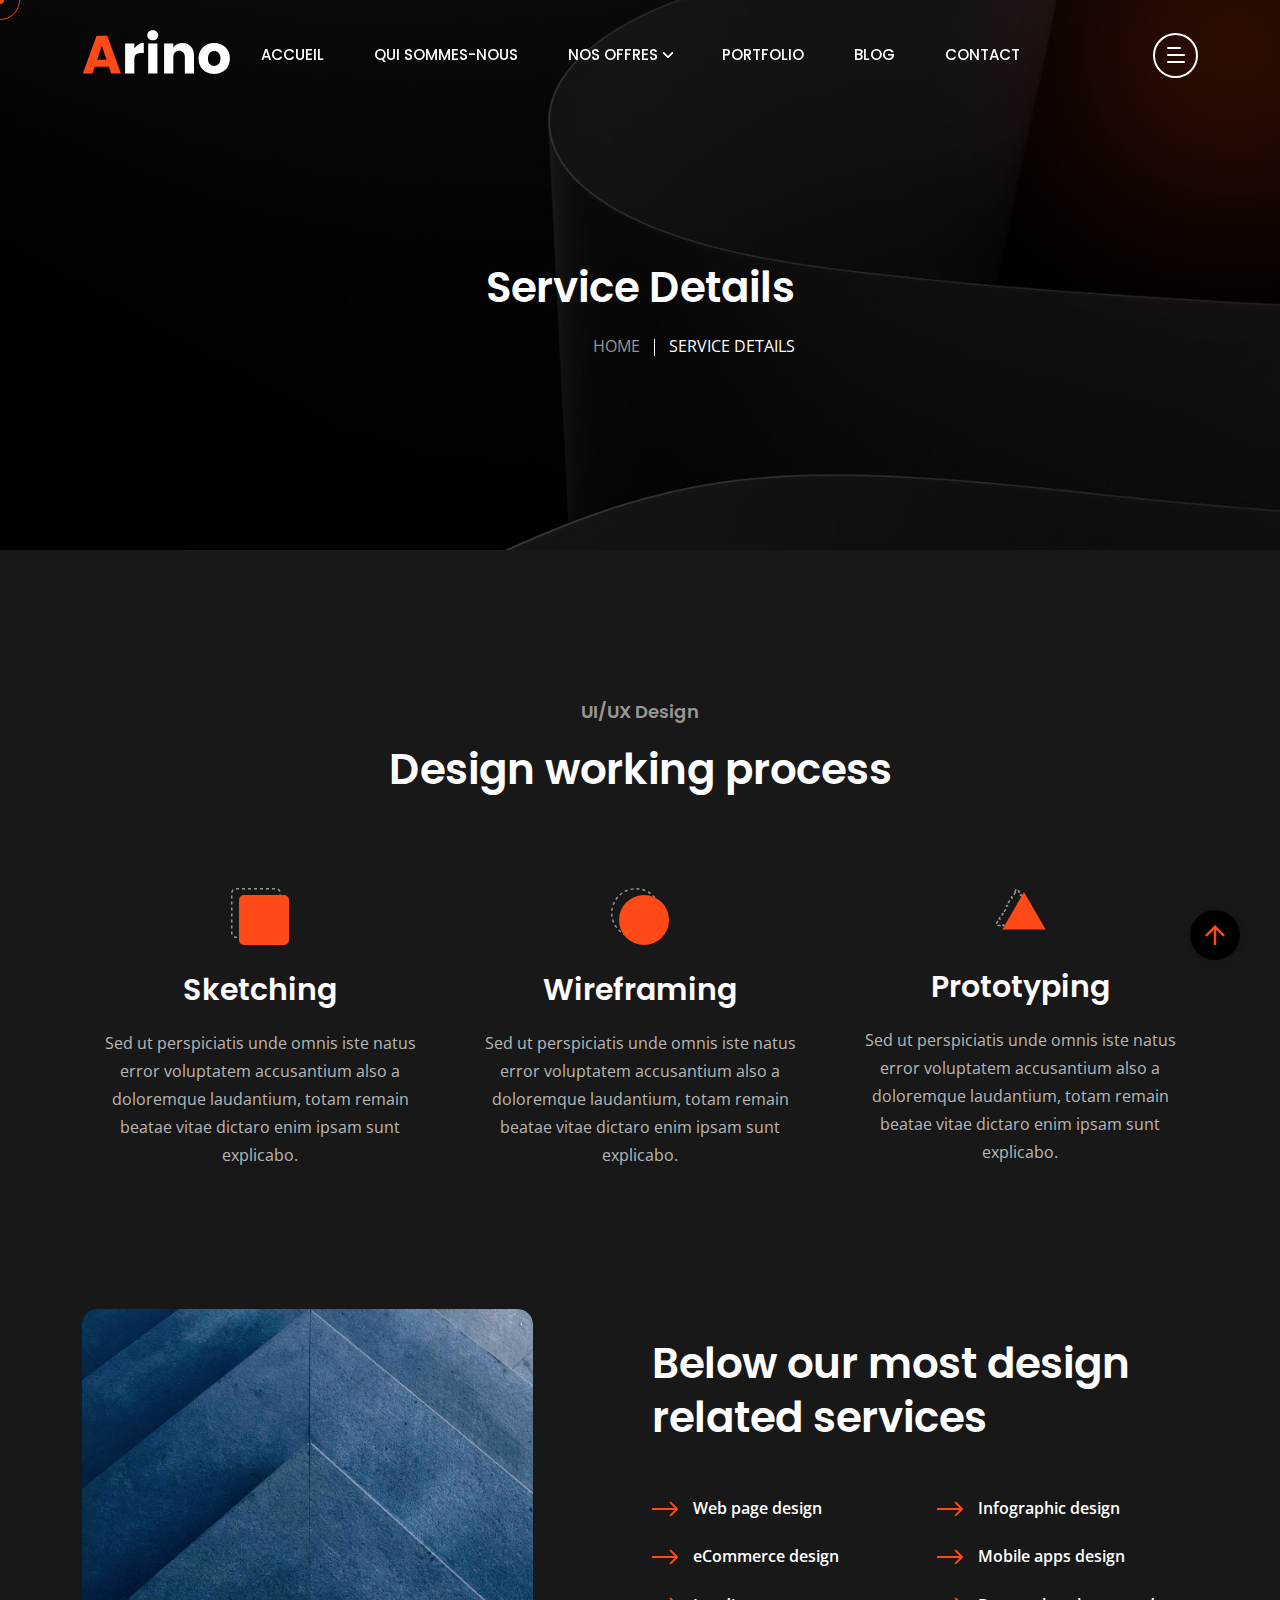
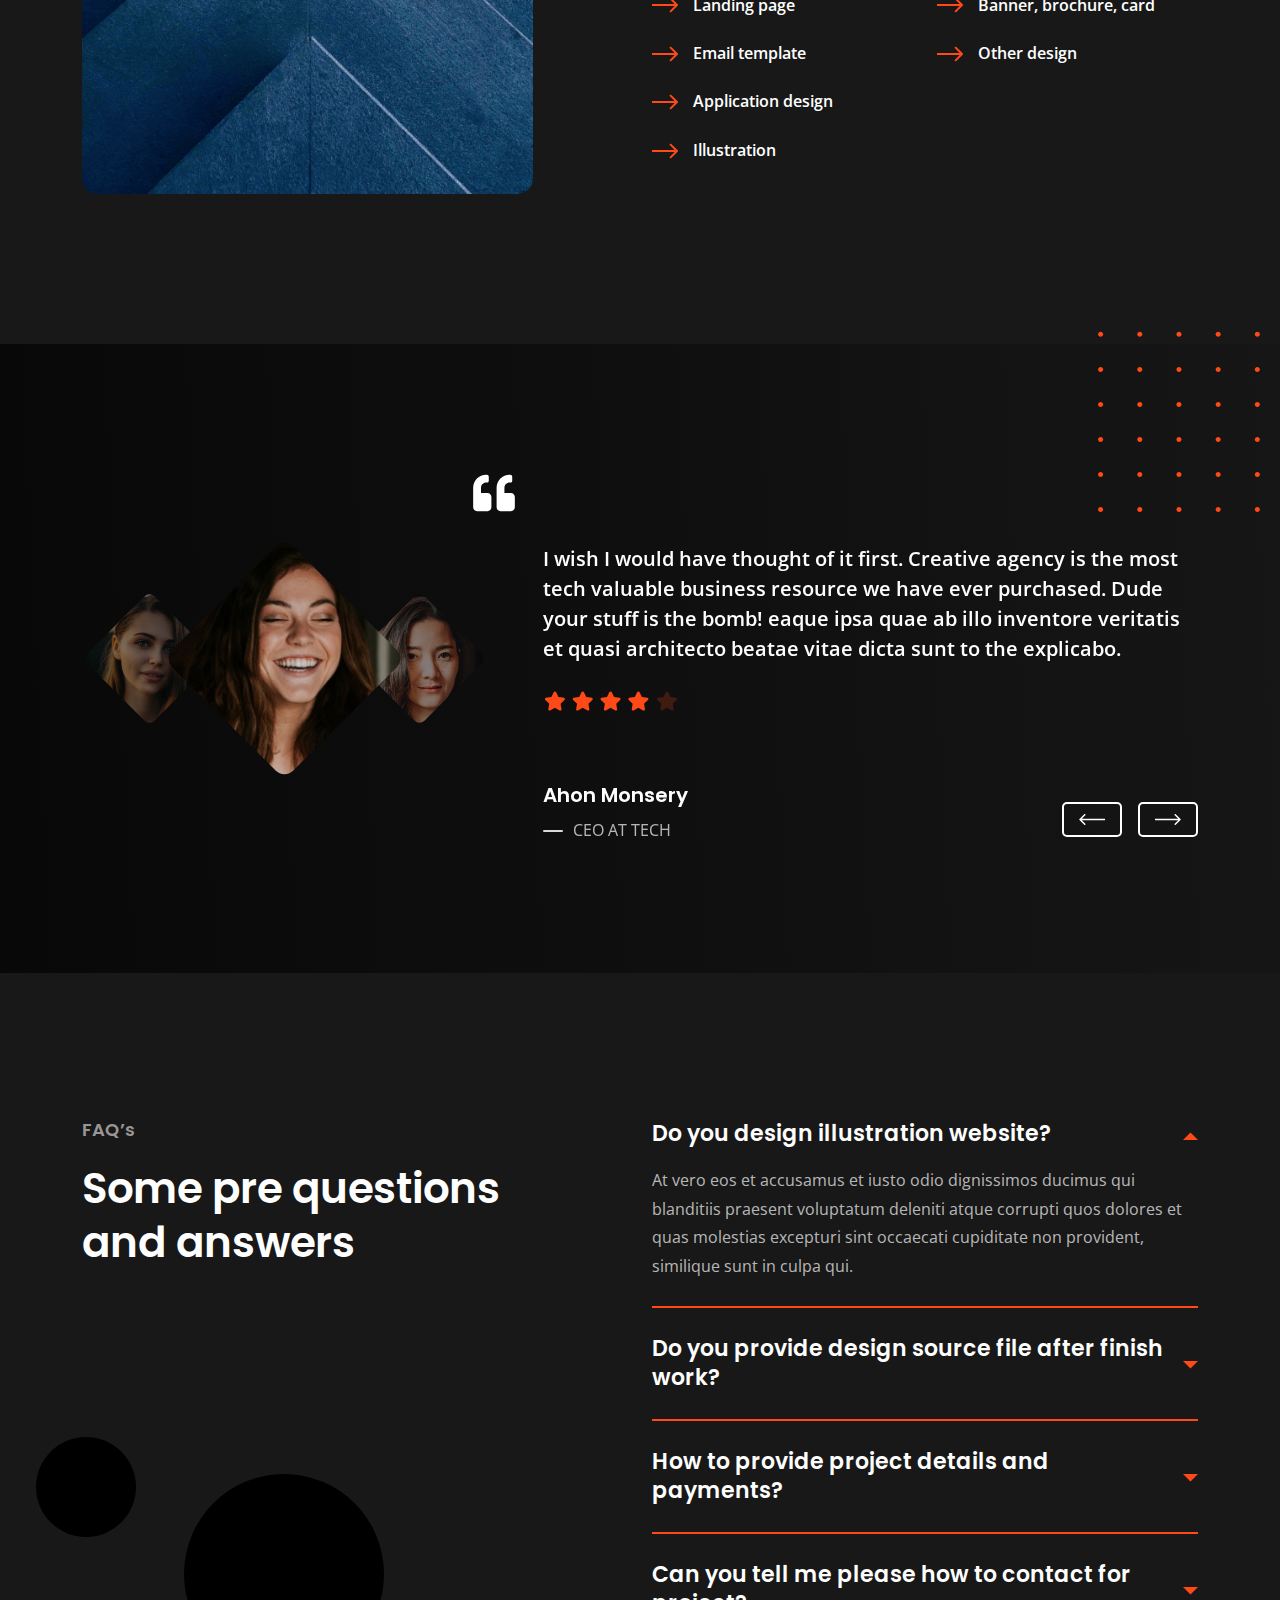
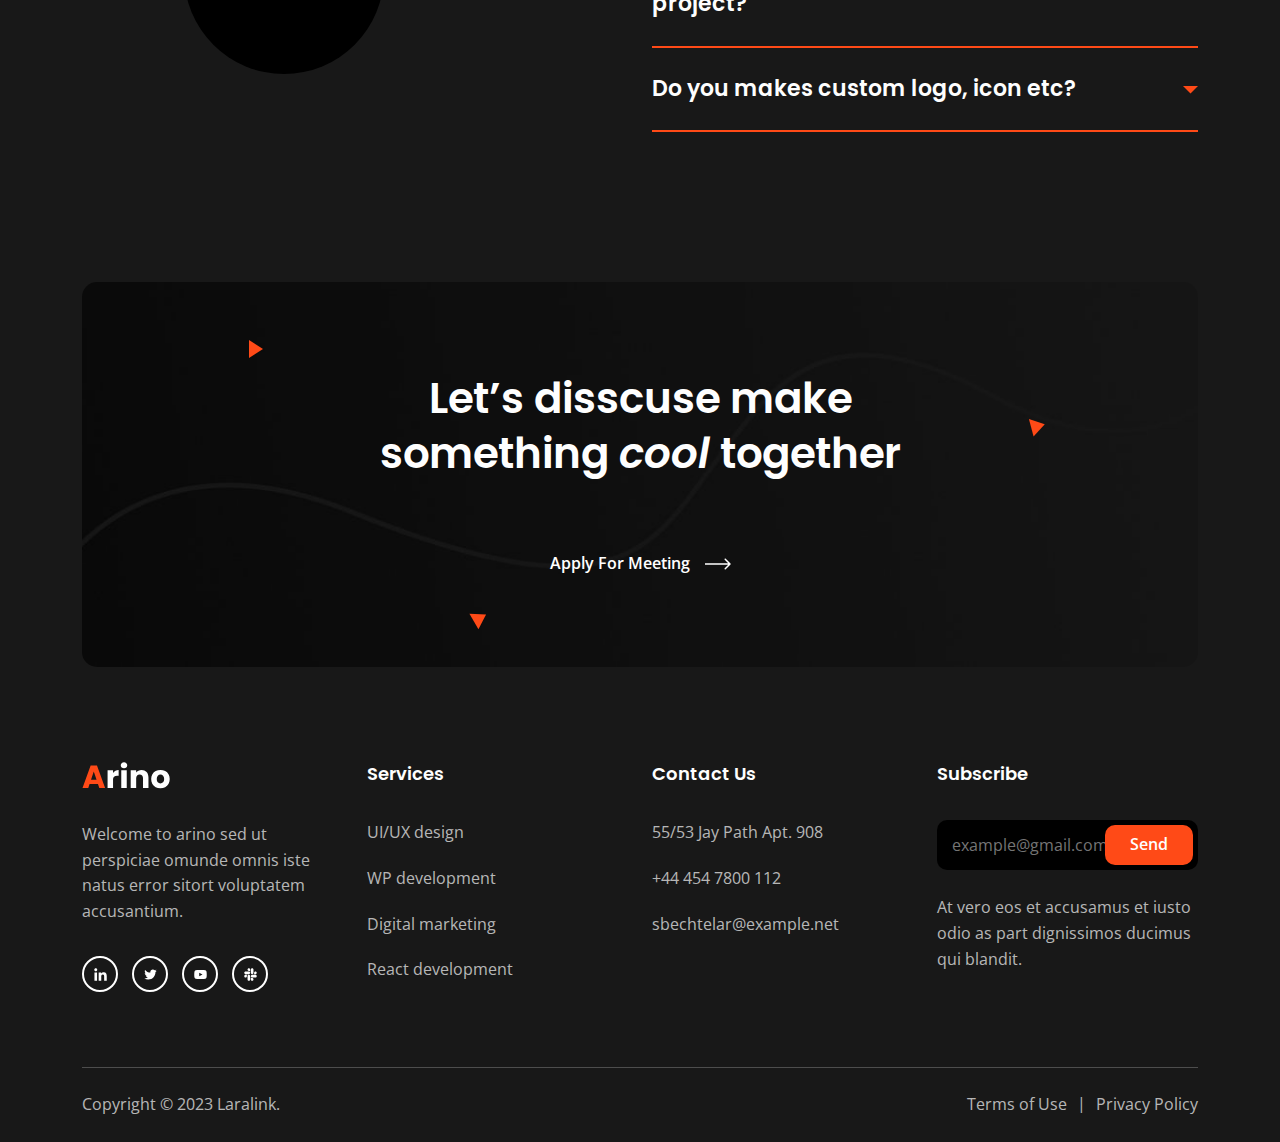
<file: service-details1.html>
<!DOCTYPE html>
<html class="no-js" lang="en">

<head>
  <!-- Meta Tags -->
  <meta charset="utf-8">
  <meta http-equiv="x-ua-compatible" content="ie=edge">
  <meta name="viewport" content="width=device-width, initial-scale=1">
  <meta name="author" content="Laralink">
  <!-- Favicon Icon -->
  <link rel="icon" href="assets/img/favicon.png">
  <!-- Site Title -->
  <title>Arino - Creative Agency Template</title>
  <link rel="stylesheet" href="assets/css/plugins/bootstrap.min.css">
  <link rel="stylesheet" href="assets/css/plugins/lightgallery.min.css">
  <link rel="stylesheet" href="assets/css/plugins/slick.css">
  <link rel="stylesheet" href="assets/css/plugins/lightgallery.min.css">
  <link rel="stylesheet" href="assets/css/plugins/animate.css">
  <link rel="stylesheet" href="assets/css/style.css">
</head>

<body>
  <div class="cs-preloader cs-center">
    <div class="cs-preloader_in"></div>
  </div>
  <!-- Start Header Section -->
  <header class="cs-site_header cs-style1 text-uppercase cs-sticky_header">
    <div class="cs-main_header">
      <div class="container">
        <div class="cs-main_header_in">
          <div class="cs-main_header_left">
            <a class="cs-site_branding" href="index.html">
              <img src="assets/img/logo.svg" alt="Logo">
            </a>
          </div>
          <div class="cs-main_header_center">
            <div class="cs-nav cs-primary_font cs-medium">
              <ul class="cs-nav_list">
                <li class=" cs-mega_menu">
                  <a href="index.html">Accueil</a>
                </li>
                <li><a href="about.html">Qui sommes-nous</a></li>
                <li class="menu-item-has-children"><a href="service.html">Nos offres</a>
                  <ul>
                    <li><a href="team.html">Team</a></li>
                    <li><a href="faq.html">FAQ</a></li>
                  </ul>
                </li>
                <li class=" "><a href="portfolio.html">Portfolio</a>
                </li>
                <li class=" "><a href="blog.html">Blog</a>
                </li>
                <li class=" "><a href="contact.html">Contact</a>
                </li>
              </ul>
            </div>
          </div>
          <div class="cs-main_header_right">
            <div class="cs-toolbox">
              <span class="cs-icon_btn">
                <span class="cs-icon_btn_in">
                  <span></span>
                  <span></span>
                  <span></span>
                  <span></span>
                </span>
              </span>
            </div>
          </div>
        </div>
      </div>
    </div>
  </header>
  <div class="cs-side_header">
    <button class="cs-close"></button>
    <div class="cs-side_header_overlay"></div>
    <div class="cs-side_header_in">
      <div class="cs-side_header_shape"></div>
      <a class="cs-site_branding" href="index.html">
        <img src="assets/img/footer_logo.svg" alt="Logo">
      </a>
      <div class="cs-side_header_box">
        <h2 class="cs-side_header_heading">Do you have a project in your  <br> mind? Keep connect us.</h2>
      </div>
      <div class="cs-side_header_box">
        <h3 class="cs-side_header_title cs-primary_color">Contact Us</h3>
        <ul class="cs-contact_info cs-style1 cs-mp0">
          <li>
            <svg width="18" height="18" viewBox="0 0 18 18" fill="none" xmlns="http://www.w3.org/2000/svg">
              <path d="M17 12.5C15.75 12.5 14.55 12.3 13.43 11.93C13.08 11.82 12.69 11.9 12.41 12.17L10.21 14.37C7.38 12.93 5.06 10.62 3.62 7.79L5.82 5.58C6.1 5.31 6.18 4.92 6.07 4.57C5.7 3.45 5.5 2.25 5.5 1C5.5 0.45 5.05 0 4.5 0H1C0.45 0 0 0.45 0 1C0 10.39 7.61 18 17 18C17.55 18 18 17.55 18 17V13.5C18 12.95 17.55 12.5 17 12.5ZM9 0V10L12 7H18V0H9Z" fill="#FF4A17"/>
            </svg>
            <span>+44 454 7800 112</span>
          </li>
          <li>
            <svg width="20" height="18" viewBox="0 0 20 18" fill="none" xmlns="http://www.w3.org/2000/svg">
              <path d="M20 6.98V16C20 17.1 19.1 18 18 18H2C0.9 18 0 17.1 0 16V4C0 2.9 0.9 2 2 2H12.1C12.04 2.32 12 2.66 12 3C12 4.48 12.65 5.79 13.67 6.71L10 9L2 4V6L10 11L15.3 7.68C15.84 7.88 16.4 8 17 8C18.13 8 19.16 7.61 20 6.98ZM14 3C14 4.66 15.34 6 17 6C18.66 6 20 4.66 20 3C20 1.34 18.66 0 17 0C15.34 0 14 1.34 14 3Z" fill="#FF4A17"/>
            </svg>              
            <span>infotech@arino.com</span>
          </li>
          <li>
            <svg width="14" height="20" viewBox="0 0 14 20" fill="none" xmlns="http://www.w3.org/2000/svg">
              <path d="M7 0C3.13 0 0 3.13 0 7C0 12.25 7 20 7 20C7 20 14 12.25 14 7C14 3.13 10.87 0 7 0ZM7 9.5C5.62 9.5 4.5 8.38 4.5 7C4.5 5.62 5.62 4.5 7 4.5C8.38 4.5 9.5 5.62 9.5 7C9.5 8.38 8.38 9.5 7 9.5Z" fill="#FF4A17"/>
            </svg>              
            <span>50 Wall Street Suite, 44150 <br>Ohio, United States</span>
          </li>
        </ul>
      </div>
      <div class="cs-side_header_box">
        <h3 class="cs-side_header_title cs-primary_color">Subscribe</h3>
        <div class="cs-newsletter cs-style1">
          <form action="#" class="cs-newsletter_form">
            <input type="email" class="cs-newsletter_input" placeholder="example@gmail.com">
            <button class="cs-newsletter_btn"><span>Send</span></button>
          </form>
          <div class="cs-newsletter_text">At vero eos et accusamus et iusto odio as part dignissimos ducimus qui blandit.</div>
        </div>
      </div>
      <div class="cs-side_header_box">
        <div class="cs-social_btns cs-style1">
          <a href="#" class="cs-center">
            <svg width="15" height="15" viewBox="0 0 15 15" fill="none" xmlns="http://www.w3.org/2000/svg">
              <path d="M4.04799 13.7497H1.45647V5.4043H4.04799V13.7497ZM2.75084 4.2659C1.92215 4.2659 1.25 3.57952 1.25 2.75084C1.25 2.35279 1.40812 1.97105 1.68958 1.68958C1.97105 1.40812 2.35279 1.25 2.75084 1.25C3.14888 1.25 3.53063 1.40812 3.81209 1.68958C4.09355 1.97105 4.25167 2.35279 4.25167 2.75084C4.25167 3.57952 3.57924 4.2659 2.75084 4.2659ZM13.7472 13.7497H11.1613V9.68722C11.1613 8.71903 11.1417 7.4774 9.81389 7.4774C8.46652 7.4774 8.26004 8.5293 8.26004 9.61747V13.7497H5.67132V5.4043H8.15681V6.54269H8.19308C8.53906 5.887 9.38421 5.19503 10.6451 5.19503C13.2679 5.19503 13.75 6.92215 13.75 9.16546V13.7497H13.7472Z" fill="white"></path>
            </svg> 
          </a>
          <a href="#" class="cs-center">
            <svg width="13" height="11" viewBox="0 0 13 11" fill="none" xmlns="http://www.w3.org/2000/svg">
              <path d="M11.4651 2.95396C11.4731 3.065 11.4731 3.17606 11.4731 3.2871C11.4731 6.67383 8.89535 10.5761 4.18402 10.5761C2.73255 10.5761 1.38421 10.1557 0.25 9.42608C0.456226 9.44986 0.654494 9.4578 0.868655 9.4578C2.06629 9.4578 3.16879 9.0533 4.04918 8.36326C2.92291 8.33946 1.97906 7.60183 1.65386 6.5866C1.81251 6.61038 1.97112 6.62624 2.1377 6.62624C2.36771 6.62624 2.59774 6.59451 2.81188 6.53901C1.63802 6.30105 0.757595 5.26996 0.757595 4.02472V3.99301C1.09864 4.18336 1.49524 4.30233 1.91558 4.31818C1.22554 3.85814 0.773464 3.07294 0.773464 2.1846C0.773464 1.70872 0.900344 1.27249 1.12244 0.891774C2.38355 2.44635 4.27919 3.46156 6.40481 3.57262C6.36516 3.38226 6.34136 3.184 6.34136 2.9857C6.34136 1.57388 7.4835 0.423828 8.90323 0.423828C9.64086 0.423828 10.3071 0.733156 10.7751 1.23284C11.354 1.1218 11.9093 0.907643 12.401 0.614185C12.2106 1.20906 11.8061 1.70875 11.2748 2.02598C11.7903 1.97049 12.29 1.82769 12.75 1.62942C12.4011 2.13702 11.9648 2.5891 11.4651 2.95396V2.95396Z" fill="white"></path>
            </svg>                    
          </a>
          <a href="#" class="cs-center">
            <svg width="13" height="9" viewBox="0 0 13 9" fill="none" xmlns="http://www.w3.org/2000/svg">
              <path d="M12.4888 1.48066C12.345 0.939353 11.9215 0.513038 11.3837 0.368362C10.4089 0.105469 6.5 0.105469 6.5 0.105469C6.5 0.105469 2.59116 0.105469 1.61633 0.368362C1.07853 0.513061 0.65496 0.939353 0.5112 1.48066C0.25 2.4618 0.25 4.50887 0.25 4.50887C0.25 4.50887 0.25 6.55595 0.5112 7.53709C0.65496 8.0784 1.07853 8.48695 1.61633 8.63163C2.59116 8.89452 6.5 8.89452 6.5 8.89452C6.5 8.89452 10.4088 8.89452 11.3837 8.63163C11.9215 8.48695 12.345 8.0784 12.4888 7.53709C12.75 6.55595 12.75 4.50887 12.75 4.50887C12.75 4.50887 12.75 2.4618 12.4888 1.48066V1.48066ZM5.22158 6.36746V2.65029L8.48861 4.50892L5.22158 6.36746V6.36746Z" fill="white"></path>
            </svg>                    
          </a>
          <a href="#" class="cs-center">
            <svg width="13" height="13" viewBox="0 0 13 13" fill="none" xmlns="http://www.w3.org/2000/svg">
              <path d="M2.87612 8.149C2.87612 8.87165 2.28571 9.46205 1.56306 9.46205C0.840402 9.46205 0.25 8.87165 0.25 8.149C0.25 7.42634 0.840402 6.83594 1.56306 6.83594H2.87612V8.149ZM3.53795 8.149C3.53795 7.42634 4.12835 6.83594 4.851 6.83594C5.57366 6.83594 6.16406 7.42634 6.16406 8.149V11.4369C6.16406 12.1596 5.57366 12.75 4.851 12.75C4.12835 12.75 3.53795 12.1596 3.53795 11.4369V8.149ZM4.851 2.87612C4.12835 2.87612 3.53795 2.28571 3.53795 1.56306C3.53795 0.840402 4.12835 0.25 4.851 0.25C5.57366 0.25 6.16406 0.840402 6.16406 1.56306V2.87612H4.851V2.87612ZM4.851 3.53795C5.57366 3.53795 6.16406 4.12835 6.16406 4.851C6.16406 5.57366 5.57366 6.16406 4.851 6.16406H1.56306C0.840402 6.16406 0.25 5.57366 0.25 4.851C0.25 4.12835 0.840402 3.53795 1.56306 3.53795H4.851V3.53795ZM10.1239 4.851C10.1239 4.12835 10.7143 3.53795 11.4369 3.53795C12.1596 3.53795 12.75 4.12835 12.75 4.851C12.75 5.57366 12.1596 6.16406 11.4369 6.16406H10.1239V4.851V4.851ZM9.46205 4.851C9.46205 5.57366 8.87165 6.16406 8.149 6.16406C7.42634 6.16406 6.83594 5.57366 6.83594 4.851V1.56306C6.83594 0.840402 7.42634 0.25 8.149 0.25C8.87165 0.25 9.46205 0.840402 9.46205 1.56306V4.851V4.851ZM8.149 10.1239C8.87165 10.1239 9.46205 10.7143 9.46205 11.4369C9.46205 12.1596 8.87165 12.75 8.149 12.75C7.42634 12.75 6.83594 12.1596 6.83594 11.4369V10.1239H8.149ZM8.149 9.46205C7.42634 9.46205 6.83594 8.87165 6.83594 8.149C6.83594 7.42634 7.42634 6.83594 8.149 6.83594H11.4369C12.1596 6.83594 12.75 7.42634 12.75 8.149C12.75 8.87165 12.1596 9.46205 11.4369 9.46205H8.149Z" fill="white"></path>
            </svg>                    
          </a>
        </div>
      </div>
    </div>
  </div>
  <!-- End Header Section -->
  
  <!-- Start Hero -->
  <div class="cs-page_heading cs-style1 cs-center text-center cs-bg" data-src="assets/img/service_hero_bg.jpeg">
    <div class="container">
      <div class="cs-page_heading_in">
        <h1 class="cs-page_title cs-font_50 cs-white_color">Service Details</h1>
        <ol class="breadcrumb text-uppercase">
          <li class="breadcrumb-item"><a href="index.html">Home</a></li>
          <li class="breadcrumb-item active">Service Details</li>
        </ol>
      </div>
    </div>
  </div>
  <!-- End Hero -->
  <div class="cs-height_150 cs-height_lg_80"></div>
  <!-- Start Icon Box -->
  <div class="container">
    <div class="cs-section_heading cs-style1 text-center">
      <h3 class="cs-section_subtitle">UI/UX Design</h3>
      <h2 class="cs-section_title">Design working process</h2>
    </div>
    <div class="cs-height_90 cs-height_lg_45"></div>
    <div class="row">
      <div class="col-lg-4">
        <div class="cs-iconbox cs-style2 text-center">
          <div class="cs-iconbox_icon">
            <svg width="58" height="57" viewBox="0 0 58 57" fill="none" xmlns="http://www.w3.org/2000/svg">
              <rect x="0.75" y="0.75" width="48.5" height="48.5" rx="4.25" stroke="#999696" stroke-width="1.5" stroke-dasharray="3 3"/>
              <rect x="8" y="7" width="50" height="50" rx="5" fill="#FF4A17"/>
            </svg>              
          </div>
          <h2 class="cs-iconbox_title">Sketching</h2>
          <div class="cs-iconbox_subtitle">Sed ut perspiciatis unde omnis iste natus error voluptatem accusantium also a doloremque laudantium, totam remain beatae vitae dictaro enim ipsam sunt explicabo.</div>
        </div>
        <div class="cs-height_30 cs-height_lg_35"></div>
      </div>
      <div class="col-lg-4">
        <div class="cs-iconbox cs-style2 text-center">
          <div class="cs-iconbox_icon">
            <svg width="58" height="57" viewBox="0 0 58 57" fill="none" xmlns="http://www.w3.org/2000/svg">
              <circle cx="25" cy="25" r="24.25" stroke="#999696" stroke-width="1.5" stroke-dasharray="3 3"/>
              <circle cx="33" cy="32" r="25" fill="#FF4A17"/>
            </svg>                            
          </div>
          <h2 class="cs-iconbox_title">Wireframing</h2>
          <div class="cs-iconbox_subtitle">Sed ut perspiciatis unde omnis iste natus error voluptatem accusantium also a doloremque laudantium, totam remain beatae vitae dictaro enim ipsam sunt explicabo.</div>
        </div>
        <div class="cs-height_30 cs-height_lg_35"></div>
      </div>
      <div class="col-lg-4">
        <div class="cs-iconbox cs-style2 text-center">
          <div class="cs-iconbox_icon">
            <svg width="57" height="54" viewBox="0 0 57 54" fill="none" xmlns="http://www.w3.org/2000/svg">
              <path d="M22.6803 4.01786L24.2268 1.33929L24.8763 1.71429L25 1.5L25.1237 1.71429L25.7732 1.33929L27.3197 4.01786L26.6702 4.39286L28.2167 7.07143L28.8662 6.69643L30.4127 9.375L29.7631 9.75L31.3096 12.4286L31.9591 12.0536L33.5056 14.7321L32.8561 15.1071L34.4026 17.7857L35.0521 17.4107L36.5986 20.0893L35.949 20.4643L37.4955 23.1429L38.145 22.7679L39.6915 25.4464L39.042 25.8214L40.5885 28.5L41.238 28.125L42.7845 30.8036L42.1349 31.1786L43.6814 33.8571L44.3309 33.4821L45.8774 36.1607L45.2279 36.5357L45.3516 36.75H45.1042V37.5H42.0112V36.75H38.9183V37.5H35.8253V36.75H32.7324V37.5H29.6394V36.75H26.5465V37.5H23.4535V36.75H20.3606V37.5H17.2676V36.75H14.1747V37.5H11.0817V36.75H7.98879V37.5H4.89584V36.75H4.6484L4.77212 36.5357L4.1226 36.1607L5.66908 33.4821L6.3186 33.8571L7.86507 31.1786L7.21555 30.8036L8.76202 28.125L9.41154 28.5L10.958 25.8214L10.3085 25.4464L11.855 22.7679L12.5045 23.1429L14.051 20.4643L13.4014 20.0893L14.9479 17.4107L15.5974 17.7857L17.1439 15.1071L16.4944 14.7321L18.0409 12.0536L18.6904 12.4286L20.2369 9.75L19.5873 9.375L21.1338 6.69643L21.7833 7.07143L23.3298 4.39286L22.6803 4.01786Z" stroke="#999696" stroke-width="1.5" stroke-dasharray="3 3"/>
              <path d="M32 4L53.6506 41.5H10.3494L32 4Z" fill="#FF4A17"/>
            </svg>                            
          </div>
          <h2 class="cs-iconbox_title">Prototyping</h2>
          <div class="cs-iconbox_subtitle">Sed ut perspiciatis unde omnis iste natus error voluptatem accusantium also a doloremque laudantium, totam remain beatae vitae dictaro enim ipsam sunt explicabo.</div>
        </div>
        <div class="cs-height_30 cs-height_lg_35"></div>
      </div>
    </div>
  </div>
  <!-- End Icon Box -->
  <div class="cs-height_110 cs-height_lg_40"></div>
  <!-- Start Related Service -->
  <div class="container">
    <div class="row align-items-center">
      <div class="col-xl-5 col-lg-6">
        <div class="cs-radius_15 cs-shine_hover_1">
          <img class="cs-radius_15 w-100" src="assets/img/service_img_1.jpeg" alt="Service Image">
        </div>
        <div class="cs-height_0 cs-height_lg_40"></div>
      </div>
      <div class="col-lg-6 offset-xl-1">
        <h2 class="cs-font_50 cs-m0">Below our most design related services</h2>
        <div class="cs-height_50 cs-height_lg_30"></div>
        <div class="row">
          <div class="col-lg-6">
            <ul class="cs-list cs-style1 cs-mp0">
              <li>
                <a href="service-details.html" class="cs-text_btn cs-type2">
                  <svg width="26" height="16" viewBox="0 0 26 16" fill="none" xmlns="http://www.w3.org/2000/svg">
                    <path d="M25.7071 8.70711C26.0976 8.31658 26.0976 7.68342 25.7071 7.29289L19.3431 0.928932C18.9526 0.538408 18.3195 0.538408 17.9289 0.928932C17.5384 1.31946 17.5384 1.95262 17.9289 2.34315L23.5858 8L17.9289 13.6569C17.5384 14.0474 17.5384 14.6805 17.9289 15.0711C18.3195 15.4616 18.9526 15.4616 19.3431 15.0711L25.7071 8.70711ZM0 9H25V7H0V9Z" fill="#FF4A17"/>
                  </svg>                    
                  <span>Web page design</span>              
                </a>
              </li>
              <li>
                <a href="service-details.html" class="cs-text_btn cs-type2">
                  <svg width="26" height="16" viewBox="0 0 26 16" fill="none" xmlns="http://www.w3.org/2000/svg">
                    <path d="M25.7071 8.70711C26.0976 8.31658 26.0976 7.68342 25.7071 7.29289L19.3431 0.928932C18.9526 0.538408 18.3195 0.538408 17.9289 0.928932C17.5384 1.31946 17.5384 1.95262 17.9289 2.34315L23.5858 8L17.9289 13.6569C17.5384 14.0474 17.5384 14.6805 17.9289 15.0711C18.3195 15.4616 18.9526 15.4616 19.3431 15.0711L25.7071 8.70711ZM0 9H25V7H0V9Z" fill="#FF4A17"/>
                  </svg>                    
                  <span>eCommerce design</span>              
                </a>
              </li>
              <li>
                <a href="service-details.html" class="cs-text_btn cs-type2">
                  <svg width="26" height="16" viewBox="0 0 26 16" fill="none" xmlns="http://www.w3.org/2000/svg">
                    <path d="M25.7071 8.70711C26.0976 8.31658 26.0976 7.68342 25.7071 7.29289L19.3431 0.928932C18.9526 0.538408 18.3195 0.538408 17.9289 0.928932C17.5384 1.31946 17.5384 1.95262 17.9289 2.34315L23.5858 8L17.9289 13.6569C17.5384 14.0474 17.5384 14.6805 17.9289 15.0711C18.3195 15.4616 18.9526 15.4616 19.3431 15.0711L25.7071 8.70711ZM0 9H25V7H0V9Z" fill="#FF4A17"/>
                  </svg>                    
                  <span>Landing page</span>              
                </a>
              </li>
              <li>
                <a href="service-details.html" class="cs-text_btn cs-type2">
                  <svg width="26" height="16" viewBox="0 0 26 16" fill="none" xmlns="http://www.w3.org/2000/svg">
                    <path d="M25.7071 8.70711C26.0976 8.31658 26.0976 7.68342 25.7071 7.29289L19.3431 0.928932C18.9526 0.538408 18.3195 0.538408 17.9289 0.928932C17.5384 1.31946 17.5384 1.95262 17.9289 2.34315L23.5858 8L17.9289 13.6569C17.5384 14.0474 17.5384 14.6805 17.9289 15.0711C18.3195 15.4616 18.9526 15.4616 19.3431 15.0711L25.7071 8.70711ZM0 9H25V7H0V9Z" fill="#FF4A17"/>
                  </svg>                    
                  <span>Email template</span>              
                </a>
              </li>
              <li>
                <a href="service-details.html" class="cs-text_btn cs-type2">
                  <svg width="26" height="16" viewBox="0 0 26 16" fill="none" xmlns="http://www.w3.org/2000/svg">
                    <path d="M25.7071 8.70711C26.0976 8.31658 26.0976 7.68342 25.7071 7.29289L19.3431 0.928932C18.9526 0.538408 18.3195 0.538408 17.9289 0.928932C17.5384 1.31946 17.5384 1.95262 17.9289 2.34315L23.5858 8L17.9289 13.6569C17.5384 14.0474 17.5384 14.6805 17.9289 15.0711C18.3195 15.4616 18.9526 15.4616 19.3431 15.0711L25.7071 8.70711ZM0 9H25V7H0V9Z" fill="#FF4A17"/>
                  </svg>                    
                  <span>Application design</span>              
                </a>
              </li>
              <li>
                <a href="service-details.html" class="cs-text_btn cs-type2">
                  <svg width="26" height="16" viewBox="0 0 26 16" fill="none" xmlns="http://www.w3.org/2000/svg">
                    <path d="M25.7071 8.70711C26.0976 8.31658 26.0976 7.68342 25.7071 7.29289L19.3431 0.928932C18.9526 0.538408 18.3195 0.538408 17.9289 0.928932C17.5384 1.31946 17.5384 1.95262 17.9289 2.34315L23.5858 8L17.9289 13.6569C17.5384 14.0474 17.5384 14.6805 17.9289 15.0711C18.3195 15.4616 18.9526 15.4616 19.3431 15.0711L25.7071 8.70711ZM0 9H25V7H0V9Z" fill="#FF4A17"/>
                  </svg>                    
                  <span>Illustration</span>              
                </a>
              </li>
            </ul>
          </div>
          <div class="col-lg-6">
            <div class="cs-height_0 cs-height_lg_10"></div>
            <ul class="cs-list cs-style1 cs-mp0">
              <li>
                <a href="service-details.html" class="cs-text_btn cs-type2">
                  <svg width="26" height="16" viewBox="0 0 26 16" fill="none" xmlns="http://www.w3.org/2000/svg">
                    <path d="M25.7071 8.70711C26.0976 8.31658 26.0976 7.68342 25.7071 7.29289L19.3431 0.928932C18.9526 0.538408 18.3195 0.538408 17.9289 0.928932C17.5384 1.31946 17.5384 1.95262 17.9289 2.34315L23.5858 8L17.9289 13.6569C17.5384 14.0474 17.5384 14.6805 17.9289 15.0711C18.3195 15.4616 18.9526 15.4616 19.3431 15.0711L25.7071 8.70711ZM0 9H25V7H0V9Z" fill="#FF4A17"/>
                  </svg>                    
                  <span>Infographic design</span>              
                </a>
              </li>
              <li>
                <a href="service-details.html" class="cs-text_btn cs-type2">
                  <svg width="26" height="16" viewBox="0 0 26 16" fill="none" xmlns="http://www.w3.org/2000/svg">
                    <path d="M25.7071 8.70711C26.0976 8.31658 26.0976 7.68342 25.7071 7.29289L19.3431 0.928932C18.9526 0.538408 18.3195 0.538408 17.9289 0.928932C17.5384 1.31946 17.5384 1.95262 17.9289 2.34315L23.5858 8L17.9289 13.6569C17.5384 14.0474 17.5384 14.6805 17.9289 15.0711C18.3195 15.4616 18.9526 15.4616 19.3431 15.0711L25.7071 8.70711ZM0 9H25V7H0V9Z" fill="#FF4A17"/>
                  </svg>                    
                  <span>Mobile apps design</span>              
                </a>
              </li>
              <li>
                <a href="service-details.html" class="cs-text_btn cs-type2">
                  <svg width="26" height="16" viewBox="0 0 26 16" fill="none" xmlns="http://www.w3.org/2000/svg">
                    <path d="M25.7071 8.70711C26.0976 8.31658 26.0976 7.68342 25.7071 7.29289L19.3431 0.928932C18.9526 0.538408 18.3195 0.538408 17.9289 0.928932C17.5384 1.31946 17.5384 1.95262 17.9289 2.34315L23.5858 8L17.9289 13.6569C17.5384 14.0474 17.5384 14.6805 17.9289 15.0711C18.3195 15.4616 18.9526 15.4616 19.3431 15.0711L25.7071 8.70711ZM0 9H25V7H0V9Z" fill="#FF4A17"/>
                  </svg>                    
                  <span>Banner, brochure, card</span>              
                </a>
              </li>
              <li>
                <a href="service-details.html" class="cs-text_btn cs-type2">
                  <svg width="26" height="16" viewBox="0 0 26 16" fill="none" xmlns="http://www.w3.org/2000/svg">
                    <path d="M25.7071 8.70711C26.0976 8.31658 26.0976 7.68342 25.7071 7.29289L19.3431 0.928932C18.9526 0.538408 18.3195 0.538408 17.9289 0.928932C17.5384 1.31946 17.5384 1.95262 17.9289 2.34315L23.5858 8L17.9289 13.6569C17.5384 14.0474 17.5384 14.6805 17.9289 15.0711C18.3195 15.4616 18.9526 15.4616 19.3431 15.0711L25.7071 8.70711ZM0 9H25V7H0V9Z" fill="#FF4A17"/>
                  </svg>                    
                  <span>Other design</span>              
                </a>
              </li>
            </ul>
          </div>
        </div>
      </div>
    </div>
  </div>
  <!-- End Related Service -->
  <div class="cs-height_150 cs-height_lg_80"></div>
  <!-- Start Testimonial Section -->
  <section class="cs-gradient_bg_1 cs-shape_wrap_3 cs-parallax">
    <div class="cs-shape_3 cs-to_up">
      <svg width="162" height="181" viewBox="0 0 162 181" fill="none" xmlns="http://www.w3.org/2000/svg">
        <path d="M156.833 178.434C156.833 177.053 157.954 175.932 159.335 175.932C160.716 175.932 161.837 177.053 161.837 178.434C161.837 179.814 160.716 180.935 159.335 180.935C157.954 180.935 156.833 179.814 156.833 178.434Z" fill="#FF4A17"/>
        <path d="M117.65 178.434C117.65 177.053 118.771 175.932 120.152 175.932C121.533 175.932 122.653 177.053 122.653 178.434C122.653 179.814 121.533 180.935 120.152 180.935C118.771 180.935 117.65 179.814 117.65 178.434Z" fill="#FF4A17"/>
        <path d="M78.4694 178.434C78.4694 177.053 79.5902 175.932 80.971 175.932C82.3517 175.932 83.4726 177.053 83.4726 178.434C83.4726 179.814 82.3517 180.935 80.971 180.935C79.5876 180.935 78.4694 179.814 78.4694 178.434Z" fill="#FF4A17"/>
        <path d="M39.286 178.434C39.286 177.053 40.4069 175.932 41.7876 175.932C43.1684 175.932 44.2893 177.053 44.2893 178.434C44.2893 179.814 43.1684 180.935 41.7876 180.935C40.4069 180.935 39.286 179.814 39.286 178.434Z" fill="#FF4A17"/>
        <path d="M0.102661 178.434C0.102661 177.053 1.22354 175.932 2.60429 175.932C3.98504 175.932 5.10591 177.053 5.10591 178.434C5.10591 179.814 3.98504 180.935 2.60429 180.935C1.22091 180.935 0.102661 179.814 0.102661 178.434Z" fill="#FF4A17"/>
        <path d="M156.833 143.419C156.833 142.038 157.954 140.917 159.335 140.917C160.716 140.917 161.837 142.038 161.837 143.419C161.837 144.799 160.716 145.92 159.335 145.92C157.954 145.92 156.833 144.799 156.833 143.419Z" fill="#FF4A17"/>
        <path d="M117.65 143.419C117.65 142.038 118.771 140.917 120.152 140.917C121.533 140.917 122.653 142.038 122.653 143.419C122.653 144.799 121.533 145.92 120.152 145.92C118.771 145.92 117.65 144.799 117.65 143.419Z" fill="#FF4A17"/>
        <path d="M78.4694 143.419C78.4694 142.038 79.5902 140.917 80.971 140.917C82.3517 140.917 83.4726 142.038 83.4726 143.419C83.4726 144.799 82.3517 145.92 80.971 145.92C79.5876 145.92 78.4694 144.799 78.4694 143.419Z" fill="#FF4A17"/>
        <path d="M39.286 143.419C39.286 142.038 40.4069 140.917 41.7876 140.917C43.1684 140.917 44.2893 142.038 44.2893 143.419C44.2893 144.799 43.1684 145.92 41.7876 145.92C40.4069 145.92 39.286 144.799 39.286 143.419Z" fill="#FF4A17"/>
        <path d="M0.102661 143.419C0.102661 142.038 1.22354 140.917 2.60429 140.917C3.98504 140.917 5.10591 142.038 5.10591 143.419C5.10591 144.799 3.98504 145.92 2.60429 145.92C1.22091 145.92 0.102661 144.799 0.102661 143.419Z" fill="#FF4A17"/>
        <path d="M156.833 108.404C156.833 107.023 157.954 105.902 159.335 105.902C160.716 105.902 161.837 107.023 161.837 108.404C161.837 109.785 160.716 110.906 159.335 110.906C157.954 110.906 156.833 109.787 156.833 108.404Z" fill="#FF4A17"/>
        <path d="M120.152 110.906C121.533 110.906 122.653 109.786 122.653 108.404C122.653 107.022 121.533 105.902 120.152 105.902C118.77 105.902 117.65 107.022 117.65 108.404C117.65 109.786 118.77 110.906 120.152 110.906Z" fill="#FF4A17"/>
        <path d="M80.9684 110.906C82.35 110.906 83.47 109.786 83.47 108.404C83.47 107.022 82.35 105.902 80.9684 105.902C79.5868 105.902 78.4668 107.022 78.4668 108.404C78.4668 109.786 79.5868 110.906 80.9684 110.906Z" fill="#FF4A17"/>
        <path d="M39.286 108.404C39.286 107.023 40.4069 105.902 41.7876 105.902C43.1684 105.902 44.2893 107.023 44.2893 108.404C44.2893 109.785 43.1684 110.906 41.7876 110.906C40.4069 110.906 39.286 109.787 39.286 108.404Z" fill="#FF4A17"/>
        <path d="M0.102661 108.404C0.102661 107.023 1.22354 105.902 2.60429 105.902C3.98504 105.902 5.10591 107.023 5.10591 108.404C5.10591 109.785 3.98504 110.906 2.60429 110.906C1.22091 110.906 0.102661 109.787 0.102661 108.404Z" fill="#FF4A17"/>
        <path d="M156.833 73.3918C156.833 72.011 157.954 70.8901 159.335 70.8901C160.716 70.8901 161.837 72.011 161.837 73.3918C161.837 74.7725 160.716 75.8934 159.335 75.8934C157.954 75.8908 156.833 74.7725 156.833 73.3918Z" fill="#FF4A17"/>
        <path d="M120.152 75.8934C121.533 75.8934 122.653 74.7734 122.653 73.3918C122.653 72.0102 121.533 70.8901 120.152 70.8901C118.77 70.8901 117.65 72.0102 117.65 73.3918C117.65 74.7734 118.77 75.8934 120.152 75.8934Z" fill="#FF4A17"/>
        <path d="M80.9684 75.8934C82.35 75.8934 83.47 74.7734 83.47 73.3918C83.47 72.0102 82.35 70.8901 80.9684 70.8901C79.5868 70.8901 78.4668 72.0102 78.4668 73.3918C78.4668 74.7734 79.5868 75.8934 80.9684 75.8934Z" fill="#FF4A17"/>
        <path d="M39.286 73.3918C39.286 72.011 40.4069 70.8901 41.7876 70.8901C43.1684 70.8901 44.2893 72.011 44.2893 73.3918C44.2893 74.7725 43.1684 75.8934 41.7876 75.8934C40.4069 75.8934 39.286 74.7725 39.286 73.3918Z" fill="#FF4A17"/>
        <path d="M0.102661 73.3918C0.102661 72.011 1.22354 70.8901 2.60429 70.8901C3.98504 70.8901 5.10591 72.011 5.10591 73.3918C5.10591 74.7725 3.98504 75.8934 2.60429 75.8934C1.22091 75.8908 0.102661 74.7725 0.102661 73.3918Z" fill="#FF4A17"/>
        <path d="M156.833 38.3766C156.833 36.9959 157.954 35.875 159.335 35.875C160.716 35.875 161.837 36.9959 161.837 38.3766C161.837 39.7574 160.716 40.8782 159.335 40.8782C157.954 40.8756 156.833 39.7574 156.833 38.3766Z" fill="#FF4A17"/>
        <path d="M120.152 40.8782C121.533 40.8782 122.653 39.7582 122.653 38.3766C122.653 36.995 121.533 35.875 120.152 35.875C118.77 35.875 117.65 36.995 117.65 38.3766C117.65 39.7582 118.77 40.8782 120.152 40.8782Z" fill="#FF4A17"/>
        <path d="M80.9684 40.8782C82.35 40.8782 83.47 39.7582 83.47 38.3766C83.47 36.995 82.35 35.875 80.9684 35.875C79.5868 35.875 78.4668 36.995 78.4668 38.3766C78.4668 39.7582 79.5868 40.8782 80.9684 40.8782Z" fill="#FF4A17"/>
        <path d="M39.286 38.3766C39.286 36.9959 40.4069 35.875 41.7876 35.875C43.1684 35.875 44.2893 36.9959 44.2893 38.3766C44.2893 39.7574 43.1684 40.8782 41.7876 40.8782C40.4069 40.8782 39.286 39.7574 39.286 38.3766Z" fill="#FF4A17"/>
        <path d="M0.102661 38.3766C0.102661 36.9959 1.22354 35.875 2.60429 35.875C3.98504 35.875 5.10591 36.9959 5.10591 38.3766C5.10591 39.7574 3.98504 40.8782 2.60429 40.8782C1.22091 40.8756 0.102661 39.7574 0.102661 38.3766Z" fill="#FF4A17"/>
        <path d="M156.833 3.36198C156.833 1.98123 157.954 0.860352 159.335 0.860352C160.716 0.860352 161.837 1.98123 161.837 3.36198C161.837 4.74273 160.716 5.8636 159.335 5.8636C157.954 5.8636 156.833 4.74273 156.833 3.36198Z" fill="#FF4A17"/>
        <path d="M117.65 3.36198C117.65 1.98123 118.771 0.860352 120.152 0.860352C121.533 0.860352 122.653 1.98123 122.653 3.36198C122.653 4.74273 121.533 5.8636 120.152 5.8636C118.771 5.8636 117.65 4.74273 117.65 3.36198Z" fill="#FF4A17"/>
        <path d="M78.4694 3.36198C78.4694 1.98123 79.5902 0.860352 80.971 0.860352C82.3517 0.860352 83.4726 1.98123 83.4726 3.36198C83.4726 4.74273 82.3517 5.8636 80.971 5.8636C79.5876 5.8636 78.4694 4.74273 78.4694 3.36198Z" fill="#FF4A17"/>
        <path d="M39.286 3.36198C39.286 1.98123 40.4069 0.860352 41.7876 0.860352C43.1684 0.860352 44.2893 1.98123 44.2893 3.36198C44.2893 4.74273 43.1684 5.8636 41.7876 5.8636C40.4069 5.8636 39.286 4.74273 39.286 3.36198Z" fill="#FF4A17"/>
        <path d="M0.102661 3.36198C0.102661 1.98123 1.22354 0.860352 2.60429 0.860352C3.98504 0.860352 5.10591 1.98123 5.10591 3.36198C5.10591 4.74273 3.98504 5.8636 2.60429 5.8636C1.22091 5.8636 0.102661 4.74273 0.102661 3.36198Z" fill="#FF4A17"/>
      </svg>        
    </div>
    <div class="cs-height_130 cs-height_lg_80"></div>
    <div class="container">
      <div class="cs-testimonial_slider">
        <div class="cs-testimonial_slider_left">
          <div class="slider-nav cs-style1">
            <div class="slider-for_item item-nav">
              <div class="slider-nav_item">
                <div class="cs-rotate_img">
                  <div class="cs-rotate_img_in">
                    <img src="assets/img/testimonial_1.jpeg" alt="Nav Image">
                  </div>
                </div>
              </div>
            </div>
            <div class="slider-for_item item-nav">
              <div class="slider-nav_item">
                <div class="cs-rotate_img">
                  <div class="cs-rotate_img_in">
                    <img src="assets/img/testimonial_2.jpeg" alt="Nav Image">
                  </div>
                </div>
              </div>
            </div>
            <div class="slider-for_item item-nav">
              <div class="slider-nav_item">
                <div class="cs-rotate_img">
                  <div class="cs-rotate_img_in">
                    <img src="assets/img/testimonial_3.jpeg" alt="Nav Image">
                  </div>
                </div>
              </div>
            </div>
            <div class="slider-for_item item-nav">
              <div class="slider-nav_item">
                <div class="cs-rotate_img">
                  <div class="cs-rotate_img_in">
                    <img src="assets/img/testimonial_1.jpeg" alt="Nav Image">
                  </div>
                </div>
              </div>
            </div>
            <div class="slider-for_item item-nav">
              <div class="slider-nav_item">
                <div class="cs-rotate_img">
                  <div class="cs-rotate_img_in">
                    <img src="assets/img/testimonial_2.jpeg" alt="Nav Image">
                  </div>
                </div>
              </div>
            </div>
            <div class="slider-for_item item-nav">
              <div class="slider-nav_item">
                <div class="cs-rotate_img">
                  <div class="cs-rotate_img_in">
                    <img src="assets/img/testimonial_3.jpeg" alt="Nav Image">
                  </div>
                </div>
              </div>
            </div>
          </div>
        </div>
        <div class="cs-testimonial_slider_right">
          <div class="slider-for cs-style1">
            <div class="slider-for_item">
              <div class="cs-testimonial cs-style1">
                <div class="cs-testimonial_quote">
                  <svg width="42" height="38" viewBox="0 0 42 38" fill="none" xmlns="http://www.w3.org/2000/svg">
                    <path d="M37.928 18.9982H31.4175V13.7899C31.4175 10.9172 33.7532 8.58154 36.6259 8.58154H37.2769C38.3593 8.58154 39.23 7.71077 39.23 6.62842V2.72217C39.23 1.63981 38.3593 0.769043 37.2769 0.769043H36.6259C29.4319 0.769043 23.605 6.59587 23.605 13.7899V33.3211C23.605 35.4777 25.3547 37.2274 27.5113 37.2274H37.928C40.0845 37.2274 41.8342 35.4777 41.8342 33.3211V22.9045C41.8342 20.7479 40.0845 18.9982 37.928 18.9982ZM14.4905 18.9982H7.98004V13.7899C7.98004 10.9172 10.3157 8.58154 13.1884 8.58154H13.8394C14.9218 8.58154 15.7925 7.71077 15.7925 6.62842V2.72217C15.7925 1.63981 14.9218 0.769043 13.8394 0.769043H13.1884C5.99436 0.769043 0.167542 6.59587 0.167542 13.7899V33.3211C0.167542 35.4777 1.91722 37.2274 4.07379 37.2274H14.4905C16.647 37.2274 18.3967 35.4777 18.3967 33.3211V22.9045C18.3967 20.7479 16.647 18.9982 14.4905 18.9982Z" fill="white"/>
                  </svg>               
                </div>
                <div class="cs-testimonial_text">I wish I would have thought of it first. Creative agency is the most tech valuable business resource we have ever purchased. Dude your stuff  is the bomb! eaque ipsa quae ab illo inventore veritatis et quasi architecto beatae vitae dicta sunt to the explicabo.</div>
                <div class="cs-rating" data-rating="4">
                  <div class="cs-rating_bg" data-src="assets/img/rating.svg"></div>
                  <div class="cs-rating_percentage" data-src="assets/img/rating.svg"></div>
                </div>
                <h2 class="cs-testimonial_avatar_name">Ahon Monsery</h2>
                <div class="cs-testimonial_avatar_designation text-uppercase">CEO AT TECH</div>
              </div>
            </div>
            <div class="slider-for_item">
              <div class="cs-testimonial cs-style1">
                <div class="cs-testimonial_quote">
                  <svg width="42" height="38" viewBox="0 0 42 38" fill="none" xmlns="http://www.w3.org/2000/svg">
                    <path d="M37.928 18.9982H31.4175V13.7899C31.4175 10.9172 33.7532 8.58154 36.6259 8.58154H37.2769C38.3593 8.58154 39.23 7.71077 39.23 6.62842V2.72217C39.23 1.63981 38.3593 0.769043 37.2769 0.769043H36.6259C29.4319 0.769043 23.605 6.59587 23.605 13.7899V33.3211C23.605 35.4777 25.3547 37.2274 27.5113 37.2274H37.928C40.0845 37.2274 41.8342 35.4777 41.8342 33.3211V22.9045C41.8342 20.7479 40.0845 18.9982 37.928 18.9982ZM14.4905 18.9982H7.98004V13.7899C7.98004 10.9172 10.3157 8.58154 13.1884 8.58154H13.8394C14.9218 8.58154 15.7925 7.71077 15.7925 6.62842V2.72217C15.7925 1.63981 14.9218 0.769043 13.8394 0.769043H13.1884C5.99436 0.769043 0.167542 6.59587 0.167542 13.7899V33.3211C0.167542 35.4777 1.91722 37.2274 4.07379 37.2274H14.4905C16.647 37.2274 18.3967 35.4777 18.3967 33.3211V22.9045C18.3967 20.7479 16.647 18.9982 14.4905 18.9982Z" fill="white"/>
                  </svg>               
                </div>
                <div class="cs-testimonial_text">I wish I would have thought of it first. Creative agency is the most tech valuable business resource we have ever purchased. Dude your stuff  is the bomb! eaque ipsa quae ab illo inventore veritatis et quasi architecto beatae vitae dicta sunt to the explicabo.</div>
                <div class="cs-rating" data-rating="4">
                  <div class="cs-rating_bg" data-src="assets/img/rating.svg"></div>
                  <div class="cs-rating_percentage" data-src="assets/img/rating.svg"></div>
                </div>
                <h2 class="cs-testimonial_avatar_name">Ahon Monsery</h2>
                <div class="cs-testimonial_avatar_designation text-uppercase">CEO AT TECH</div>
              </div>
            </div>
            <div class="slider-for_item">
              <div class="cs-testimonial cs-style1">
                <div class="cs-testimonial_quote">
                  <svg width="42" height="38" viewBox="0 0 42 38" fill="none" xmlns="http://www.w3.org/2000/svg">
                    <path d="M37.928 18.9982H31.4175V13.7899C31.4175 10.9172 33.7532 8.58154 36.6259 8.58154H37.2769C38.3593 8.58154 39.23 7.71077 39.23 6.62842V2.72217C39.23 1.63981 38.3593 0.769043 37.2769 0.769043H36.6259C29.4319 0.769043 23.605 6.59587 23.605 13.7899V33.3211C23.605 35.4777 25.3547 37.2274 27.5113 37.2274H37.928C40.0845 37.2274 41.8342 35.4777 41.8342 33.3211V22.9045C41.8342 20.7479 40.0845 18.9982 37.928 18.9982ZM14.4905 18.9982H7.98004V13.7899C7.98004 10.9172 10.3157 8.58154 13.1884 8.58154H13.8394C14.9218 8.58154 15.7925 7.71077 15.7925 6.62842V2.72217C15.7925 1.63981 14.9218 0.769043 13.8394 0.769043H13.1884C5.99436 0.769043 0.167542 6.59587 0.167542 13.7899V33.3211C0.167542 35.4777 1.91722 37.2274 4.07379 37.2274H14.4905C16.647 37.2274 18.3967 35.4777 18.3967 33.3211V22.9045C18.3967 20.7479 16.647 18.9982 14.4905 18.9982Z" fill="white"/>
                  </svg>               
                </div>
                <div class="cs-testimonial_text">I wish I would have thought of it first. Creative agency is the most tech valuable business resource we have ever purchased. Dude your stuff  is the bomb! eaque ipsa quae ab illo inventore veritatis et quasi architecto beatae vitae dicta sunt to the explicabo.</div>
                <div class="cs-rating" data-rating="4">
                  <div class="cs-rating_bg" data-src="assets/img/rating.svg"></div>
                  <div class="cs-rating_percentage" data-src="assets/img/rating.svg"></div>
                </div>
                <h2 class="cs-testimonial_avatar_name">Ahon Monsery</h2>
                <div class="cs-testimonial_avatar_designation text-uppercase">CEO AT TECH</div>
              </div>
            </div>
            <div class="slider-for_item">
              <div class="cs-testimonial cs-style1">
                <div class="cs-testimonial_quote">
                  <svg width="42" height="38" viewBox="0 0 42 38" fill="none" xmlns="http://www.w3.org/2000/svg">
                    <path d="M37.928 18.9982H31.4175V13.7899C31.4175 10.9172 33.7532 8.58154 36.6259 8.58154H37.2769C38.3593 8.58154 39.23 7.71077 39.23 6.62842V2.72217C39.23 1.63981 38.3593 0.769043 37.2769 0.769043H36.6259C29.4319 0.769043 23.605 6.59587 23.605 13.7899V33.3211C23.605 35.4777 25.3547 37.2274 27.5113 37.2274H37.928C40.0845 37.2274 41.8342 35.4777 41.8342 33.3211V22.9045C41.8342 20.7479 40.0845 18.9982 37.928 18.9982ZM14.4905 18.9982H7.98004V13.7899C7.98004 10.9172 10.3157 8.58154 13.1884 8.58154H13.8394C14.9218 8.58154 15.7925 7.71077 15.7925 6.62842V2.72217C15.7925 1.63981 14.9218 0.769043 13.8394 0.769043H13.1884C5.99436 0.769043 0.167542 6.59587 0.167542 13.7899V33.3211C0.167542 35.4777 1.91722 37.2274 4.07379 37.2274H14.4905C16.647 37.2274 18.3967 35.4777 18.3967 33.3211V22.9045C18.3967 20.7479 16.647 18.9982 14.4905 18.9982Z" fill="white"/>
                  </svg>               
                </div>
                <div class="cs-testimonial_text">I wish I would have thought of it first. Creative agency is the most tech valuable business resource we have ever purchased. Dude your stuff  is the bomb! eaque ipsa quae ab illo inventore veritatis et quasi architecto beatae vitae dicta sunt to the explicabo.</div>
                <div class="cs-rating" data-rating="4">
                  <div class="cs-rating_bg" data-src="assets/img/rating.svg"></div>
                  <div class="cs-rating_percentage" data-src="assets/img/rating.svg"></div>
                </div>
                <h2 class="cs-testimonial_avatar_name">Ahon Monsery</h2>
                <div class="cs-testimonial_avatar_designation text-uppercase">CEO AT TECH</div>
              </div>
            </div>
            <div class="slider-for_item">
              <div class="cs-testimonial cs-style1">
                <div class="cs-testimonial_quote">
                  <svg width="42" height="38" viewBox="0 0 42 38" fill="none" xmlns="http://www.w3.org/2000/svg">
                    <path d="M37.928 18.9982H31.4175V13.7899C31.4175 10.9172 33.7532 8.58154 36.6259 8.58154H37.2769C38.3593 8.58154 39.23 7.71077 39.23 6.62842V2.72217C39.23 1.63981 38.3593 0.769043 37.2769 0.769043H36.6259C29.4319 0.769043 23.605 6.59587 23.605 13.7899V33.3211C23.605 35.4777 25.3547 37.2274 27.5113 37.2274H37.928C40.0845 37.2274 41.8342 35.4777 41.8342 33.3211V22.9045C41.8342 20.7479 40.0845 18.9982 37.928 18.9982ZM14.4905 18.9982H7.98004V13.7899C7.98004 10.9172 10.3157 8.58154 13.1884 8.58154H13.8394C14.9218 8.58154 15.7925 7.71077 15.7925 6.62842V2.72217C15.7925 1.63981 14.9218 0.769043 13.8394 0.769043H13.1884C5.99436 0.769043 0.167542 6.59587 0.167542 13.7899V33.3211C0.167542 35.4777 1.91722 37.2274 4.07379 37.2274H14.4905C16.647 37.2274 18.3967 35.4777 18.3967 33.3211V22.9045C18.3967 20.7479 16.647 18.9982 14.4905 18.9982Z" fill="white"/>
                  </svg>               
                </div>
                <div class="cs-testimonial_text">I wish I would have thought of it first. Creative agency is the most tech valuable business resource we have ever purchased. Dude your stuff  is the bomb! eaque ipsa quae ab illo inventore veritatis et quasi architecto beatae vitae dicta sunt to the explicabo.</div>
                <div class="cs-rating" data-rating="4">
                  <div class="cs-rating_bg" data-src="assets/img/rating.svg"></div>
                  <div class="cs-rating_percentage" data-src="assets/img/rating.svg"></div>
                </div>
                <h2 class="cs-testimonial_avatar_name">Ahon Monsery</h2>
                <div class="cs-testimonial_avatar_designation text-uppercase">CEO AT TECH</div>
              </div>
            </div>
            <div class="slider-for_item">
              <div class="cs-testimonial cs-style1">
                <div class="cs-testimonial_quote">
                  <svg width="42" height="38" viewBox="0 0 42 38" fill="none" xmlns="http://www.w3.org/2000/svg">
                    <path d="M37.928 18.9982H31.4175V13.7899C31.4175 10.9172 33.7532 8.58154 36.6259 8.58154H37.2769C38.3593 8.58154 39.23 7.71077 39.23 6.62842V2.72217C39.23 1.63981 38.3593 0.769043 37.2769 0.769043H36.6259C29.4319 0.769043 23.605 6.59587 23.605 13.7899V33.3211C23.605 35.4777 25.3547 37.2274 27.5113 37.2274H37.928C40.0845 37.2274 41.8342 35.4777 41.8342 33.3211V22.9045C41.8342 20.7479 40.0845 18.9982 37.928 18.9982ZM14.4905 18.9982H7.98004V13.7899C7.98004 10.9172 10.3157 8.58154 13.1884 8.58154H13.8394C14.9218 8.58154 15.7925 7.71077 15.7925 6.62842V2.72217C15.7925 1.63981 14.9218 0.769043 13.8394 0.769043H13.1884C5.99436 0.769043 0.167542 6.59587 0.167542 13.7899V33.3211C0.167542 35.4777 1.91722 37.2274 4.07379 37.2274H14.4905C16.647 37.2274 18.3967 35.4777 18.3967 33.3211V22.9045C18.3967 20.7479 16.647 18.9982 14.4905 18.9982Z" fill="white"/>
                  </svg>               
                </div>
                <div class="cs-testimonial_text">I wish I would have thought of it first. Creative agency is the most tech valuable business resource we have ever purchased. Dude your stuff  is the bomb! eaque ipsa quae ab illo inventore veritatis et quasi architecto beatae vitae dicta sunt to the explicabo.</div>
                <div class="cs-rating" data-rating="4">
                  <div class="cs-rating_bg" data-src="assets/img/rating.svg"></div>
                  <div class="cs-rating_percentage" data-src="assets/img/rating.svg"></div>
                </div>
                <h2 class="cs-testimonial_avatar_name">Ahon Monsery</h2>
                <div class="cs-testimonial_avatar_designation text-uppercase">CEO AT TECH</div>
              </div>
            </div>
          </div>
        </div>
      </div>
    </div>
    <div class="cs-height_130 cs-height_lg_80"></div>
  </section>
  <!-- End Testimonial Section -->
  <div class="cs-height_145 cs-height_lg_80"></div>
  <!-- Start FAQ Section -->
  <section>
    <div class="container cs-shape_wrap_4 cs-parallax">
      <div class="cs-shape_4 cs-to_up"></div>
      <div class="cs-shape_4 cs-to_right"></div>
      <div class="row">
        <div class="col-xl-5 col-lg-6">
          <div class="cs-section_heading cs-style1">
            <h3 class="cs-section_subtitle">FAQ’s</h3>
            <h2 class="cs-section_title">Some pre questions and answers</h2>
            <div class="cs-height_90 cs-height_lg_45"></div>
          </div>
        </div>
        <div class="col-lg-6 offset-xl-1">
          <div class="cs-accordians cs-style1">
            <div class="cs-accordian active">
              <div class="cs-accordian_head">
                <h2 class="cs-accordian_title">Do you design illustration website?</h2>
                <span class="cs-accordian_toggle cs-accent_color">
                  <svg width="15" height="8" viewBox="0 0 15 8" fill="none" xmlns="http://www.w3.org/2000/svg">
                    <path d="M0 0L7.5 7.5L15 0H0Z" fill="currentColor"/>
                  </svg>                    
                </span>
              </div>
              <div class="cs-accordian_body">
                <p>At vero eos et accusamus et iusto odio dignissimos ducimus qui blanditiis praesent voluptatum deleniti atque corrupti quos dolores et quas molestias excepturi sint occaecati cupiditate non provident, similique sunt in culpa qui.</p>
              </div>
            </div><!-- .cs-accordian -->
            <div class="cs-accordian">
              <div class="cs-accordian_head">
                <h2 class="cs-accordian_title">Do you provide design source file after finish work?</h2>
                <span class="cs-accordian_toggle cs-accent_color">
                  <svg width="15" height="8" viewBox="0 0 15 8" fill="none" xmlns="http://www.w3.org/2000/svg">
                    <path d="M0 0L7.5 7.5L15 0H0Z" fill="currentColor"/>
                  </svg>                    
                </span>
              </div>
              <div class="cs-accordian_body">
                <p>At vero eos et accusamus et iusto odio dignissimos ducimus qui blanditiis praesent voluptatum deleniti atque corrupti quos dolores et quas molestias excepturi sint occaecati cupiditate non provident, similique sunt in culpa qui.</p>
              </div>
            </div><!-- .cs-accordian -->
            <div class="cs-accordian">
              <div class="cs-accordian_head">
                <h2 class="cs-accordian_title">How to provide project details and payments?</h2>
                <span class="cs-accordian_toggle cs-accent_color">
                  <svg width="15" height="8" viewBox="0 0 15 8" fill="none" xmlns="http://www.w3.org/2000/svg">
                    <path d="M0 0L7.5 7.5L15 0H0Z" fill="currentColor"/>
                  </svg>                    
                </span>
              </div>
              <div class="cs-accordian_body">
                <p>At vero eos et accusamus et iusto odio dignissimos ducimus qui blanditiis praesent voluptatum deleniti atque corrupti quos dolores et quas molestias excepturi sint occaecati cupiditate non provident, similique sunt in culpa qui.</p>
              </div>
            </div><!-- .cs-accordian -->
            <div class="cs-accordian">
              <div class="cs-accordian_head">
                <h2 class="cs-accordian_title">Can you tell me please how to contact for project?</h2>
                <span class="cs-accordian_toggle cs-accent_color">
                  <svg width="15" height="8" viewBox="0 0 15 8" fill="none" xmlns="http://www.w3.org/2000/svg">
                    <path d="M0 0L7.5 7.5L15 0H0Z" fill="currentColor"/>
                  </svg>                    
                </span>
              </div>
              <div class="cs-accordian_body">
                <p>At vero eos et accusamus et iusto odio dignissimos ducimus qui blanditiis praesent voluptatum deleniti atque corrupti quos dolores et quas molestias excepturi sint occaecati cupiditate non provident, similique sunt in culpa qui.</p>
              </div>
            </div><!-- .cs-accordian -->
            <div class="cs-accordian">
              <div class="cs-accordian_head">
                <h2 class="cs-accordian_title">Do you makes custom logo, icon etc?</h2>
                <span class="cs-accordian_toggle cs-accent_color">
                  <svg width="15" height="8" viewBox="0 0 15 8" fill="none" xmlns="http://www.w3.org/2000/svg">
                    <path d="M0 0L7.5 7.5L15 0H0Z" fill="currentColor"/>
                  </svg>                    
                </span>
              </div>
              <div class="cs-accordian_body">
                <p>At vero eos et accusamus et iusto odio dignissimos ducimus qui blanditiis praesent voluptatum deleniti atque corrupti quos dolores et quas molestias excepturi sint occaecati cupiditate non provident, similique sunt in culpa qui.</p>
              </div>
            </div><!-- .cs-accordian -->
          </div><!-- .cs-accordians -->
        </div>
      </div>
    </div>
  </section>
  <!-- End FAQ Section -->
  <div class="cs-height_150 cs-height_lg_80"></div>
  <!-- Start CTA -->
  <section>
    <div class="container">
      <div class="cs-cta cs-style1 cs-bg text-center cs-shape_wrap_1 cs-position_1" data-src="assets/img/cta_bg.jpeg" >
        <div class="cs-shape_1"></div>
        <div class="cs-shape_1"></div>
        <div class="cs-shape_1"></div>
        <div class="cs-cta_in">
          <h2 class="cs-cta_title cs-semi_bold cs-m0">Let’s disscuse make <br>something <i>cool</i> together</h2>
          <div class="cs-height_70 cs-height_lg_30"></div>
          <a href="contact.html" class="cs-text_btn">
            <span>Apply For Meeting</span>
            <svg width="26" height="12" viewBox="0 0 26 12" fill="none" xmlns="http://www.w3.org/2000/svg">
              <path d="M25.5307 6.53033C25.8236 6.23744 25.8236 5.76256 25.5307 5.46967L20.7577 0.696699C20.4648 0.403806 19.99 0.403806 19.6971 0.696699C19.4042 0.989593 19.4042 1.46447 19.6971 1.75736L23.9397 6L19.6971 10.2426C19.4042 10.5355 19.4042 11.0104 19.6971 11.3033C19.99 11.5962 20.4648 11.5962 20.7577 11.3033L25.5307 6.53033ZM0.000366211 6.75H25.0004V5.25H0.000366211V6.75Z" fill="currentColor"/>
            </svg>            
          </a>
        </div>
      </div>
    </div>
  </section>
  <!-- End CTA -->
  <!-- Start Footer -->
  <footer class="cs-fooer">
    <div class="cs-fooer_main">
      <div class="container">
        <div class="row">
          <div class="col-lg-3 col-sm-6">
            <div class="cs-footer_item">
              <div class="cs-text_widget">
                <img src="assets/img/footer_logo.svg" alt="">
                <p>Welcome to arino sed ut perspiciae omunde omnis iste natus error sitort voluptatem accusantium.</p>
              </div>
              <div class="cs-social_btns cs-style1">
                <a href="#" class="cs-center">
                  <svg width="15" height="15" viewBox="0 0 15 15" fill="none" xmlns="http://www.w3.org/2000/svg">
                    <path d="M4.04799 13.7497H1.45647V5.4043H4.04799V13.7497ZM2.75084 4.2659C1.92215 4.2659 1.25 3.57952 1.25 2.75084C1.25 2.35279 1.40812 1.97105 1.68958 1.68958C1.97105 1.40812 2.35279 1.25 2.75084 1.25C3.14888 1.25 3.53063 1.40812 3.81209 1.68958C4.09355 1.97105 4.25167 2.35279 4.25167 2.75084C4.25167 3.57952 3.57924 4.2659 2.75084 4.2659ZM13.7472 13.7497H11.1613V9.68722C11.1613 8.71903 11.1417 7.4774 9.81389 7.4774C8.46652 7.4774 8.26004 8.5293 8.26004 9.61747V13.7497H5.67132V5.4043H8.15681V6.54269H8.19308C8.53906 5.887 9.38421 5.19503 10.6451 5.19503C13.2679 5.19503 13.75 6.92215 13.75 9.16546V13.7497H13.7472Z" fill="white"/>
                  </svg> 
                </a>
                <a href="#" class="cs-center">
                  <svg width="13" height="11" viewBox="0 0 13 11" fill="none" xmlns="http://www.w3.org/2000/svg">
                    <path d="M11.4651 2.95396C11.4731 3.065 11.4731 3.17606 11.4731 3.2871C11.4731 6.67383 8.89535 10.5761 4.18402 10.5761C2.73255 10.5761 1.38421 10.1557 0.25 9.42608C0.456226 9.44986 0.654494 9.4578 0.868655 9.4578C2.06629 9.4578 3.16879 9.0533 4.04918 8.36326C2.92291 8.33946 1.97906 7.60183 1.65386 6.5866C1.81251 6.61038 1.97112 6.62624 2.1377 6.62624C2.36771 6.62624 2.59774 6.59451 2.81188 6.53901C1.63802 6.30105 0.757595 5.26996 0.757595 4.02472V3.99301C1.09864 4.18336 1.49524 4.30233 1.91558 4.31818C1.22554 3.85814 0.773464 3.07294 0.773464 2.1846C0.773464 1.70872 0.900344 1.27249 1.12244 0.891774C2.38355 2.44635 4.27919 3.46156 6.40481 3.57262C6.36516 3.38226 6.34136 3.184 6.34136 2.9857C6.34136 1.57388 7.4835 0.423828 8.90323 0.423828C9.64086 0.423828 10.3071 0.733156 10.7751 1.23284C11.354 1.1218 11.9093 0.907643 12.401 0.614185C12.2106 1.20906 11.8061 1.70875 11.2748 2.02598C11.7903 1.97049 12.29 1.82769 12.75 1.62942C12.4011 2.13702 11.9648 2.5891 11.4651 2.95396V2.95396Z" fill="white"/>
                  </svg>                    
                </a>
                <a href="#" class="cs-center">
                  <svg width="13" height="9" viewBox="0 0 13 9" fill="none" xmlns="http://www.w3.org/2000/svg">
                    <path d="M12.4888 1.48066C12.345 0.939353 11.9215 0.513038 11.3837 0.368362C10.4089 0.105469 6.5 0.105469 6.5 0.105469C6.5 0.105469 2.59116 0.105469 1.61633 0.368362C1.07853 0.513061 0.65496 0.939353 0.5112 1.48066C0.25 2.4618 0.25 4.50887 0.25 4.50887C0.25 4.50887 0.25 6.55595 0.5112 7.53709C0.65496 8.0784 1.07853 8.48695 1.61633 8.63163C2.59116 8.89452 6.5 8.89452 6.5 8.89452C6.5 8.89452 10.4088 8.89452 11.3837 8.63163C11.9215 8.48695 12.345 8.0784 12.4888 7.53709C12.75 6.55595 12.75 4.50887 12.75 4.50887C12.75 4.50887 12.75 2.4618 12.4888 1.48066V1.48066ZM5.22158 6.36746V2.65029L8.48861 4.50892L5.22158 6.36746V6.36746Z" fill="white"/>
                  </svg>                    
                </a>
                <a href="#" class="cs-center">
                  <svg width="13" height="13" viewBox="0 0 13 13" fill="none" xmlns="http://www.w3.org/2000/svg">
                    <path d="M2.87612 8.149C2.87612 8.87165 2.28571 9.46205 1.56306 9.46205C0.840402 9.46205 0.25 8.87165 0.25 8.149C0.25 7.42634 0.840402 6.83594 1.56306 6.83594H2.87612V8.149ZM3.53795 8.149C3.53795 7.42634 4.12835 6.83594 4.851 6.83594C5.57366 6.83594 6.16406 7.42634 6.16406 8.149V11.4369C6.16406 12.1596 5.57366 12.75 4.851 12.75C4.12835 12.75 3.53795 12.1596 3.53795 11.4369V8.149ZM4.851 2.87612C4.12835 2.87612 3.53795 2.28571 3.53795 1.56306C3.53795 0.840402 4.12835 0.25 4.851 0.25C5.57366 0.25 6.16406 0.840402 6.16406 1.56306V2.87612H4.851V2.87612ZM4.851 3.53795C5.57366 3.53795 6.16406 4.12835 6.16406 4.851C6.16406 5.57366 5.57366 6.16406 4.851 6.16406H1.56306C0.840402 6.16406 0.25 5.57366 0.25 4.851C0.25 4.12835 0.840402 3.53795 1.56306 3.53795H4.851V3.53795ZM10.1239 4.851C10.1239 4.12835 10.7143 3.53795 11.4369 3.53795C12.1596 3.53795 12.75 4.12835 12.75 4.851C12.75 5.57366 12.1596 6.16406 11.4369 6.16406H10.1239V4.851V4.851ZM9.46205 4.851C9.46205 5.57366 8.87165 6.16406 8.149 6.16406C7.42634 6.16406 6.83594 5.57366 6.83594 4.851V1.56306C6.83594 0.840402 7.42634 0.25 8.149 0.25C8.87165 0.25 9.46205 0.840402 9.46205 1.56306V4.851V4.851ZM8.149 10.1239C8.87165 10.1239 9.46205 10.7143 9.46205 11.4369C9.46205 12.1596 8.87165 12.75 8.149 12.75C7.42634 12.75 6.83594 12.1596 6.83594 11.4369V10.1239H8.149ZM8.149 9.46205C7.42634 9.46205 6.83594 8.87165 6.83594 8.149C6.83594 7.42634 7.42634 6.83594 8.149 6.83594H11.4369C12.1596 6.83594 12.75 7.42634 12.75 8.149C12.75 8.87165 12.1596 9.46205 11.4369 9.46205H8.149Z" fill="white"/>
                  </svg>                    
                </a>
              </div>
            </div>
          </div>
          <div class="col-lg-3 col-sm-6">
            <div class="cs-footer_item">
              <h2 class="cs-widget_title">Services</h2>
              <ul class="cs-menu_widget cs-mp0">
                <li><a href="service-details.html">UI/UX design</a></li>
                <li><a href="service-details.html">WP development</a></li>
                <li><a href="service-details.html">Digital marketing</a></li>
                <li><a href="service-details.html">React development</a></li>
              </ul>
            </div>
          </div>
          <div class="col-lg-3 col-sm-6">
            <div class="cs-footer_item">
              <h2 class="cs-widget_title">Contact Us</h2>
              <ul class="cs-menu_widget cs-mp0">
                <li>55/53 Jay Path Apt. 908</li>
                <li>+44 454 7800 112</li>
                <li>sbechtelar@example.net</li>
              </ul>
            </div>
          </div>
          <div class="col-lg-3 col-sm-6">
            <div class="cs-footer_item">
              <h2 class="cs-widget_title">Subscribe</h2>
              <div class="cs-newsletter cs-style1">
                <form action="#" class="cs-newsletter_form">
                  <input type="email" class="cs-newsletter_input" placeholder="example@gmail.com">
                  <button class="cs-newsletter_btn"><span>Send</span></button>
                </form>
                <div class="cs-newsletter_text">At vero eos et accusamus et iusto odio as part dignissimos ducimus qui blandit.</div>
              </div>
            </div>
          </div>
        </div>
      </div>
    </div>
    <div class="container">
      <div class="cs-bottom_footer">
        <div class="cs-bottom_footer_left">
          <div class="cs-copyright">Copyright © 2023 Laralink.</div>
        </div>
        <div class="cs-bottom_footer_right">
          <ul class="cs-footer_links cs-mp0">
            <li><a href="">Terms of Use</a></li>
            <li><a href="">Privacy Policy</a></li>
          </ul>
        </div>
      </div>
    </div>
  </footer>
  <!-- End Footer -->

  <span class="cs-scrollup">
    <svg width="20" height="20" viewBox="0 0 20 20" fill="none" xmlns="http://www.w3.org/2000/svg">
      <path d="M0 10L1.7625 11.7625L8.75 4.7875V20H11.25V4.7875L18.225 11.775L20 10L10 0L0 10Z" fill="currentColor"/>
    </svg>      
  </span>
  
  <!-- Start Video Popup -->
  <div class="cs-video_popup">
    <div class="cs-video_popup_overlay"></div>
    <div class="cs-video_popup_content">
      <div class="cs-video_popup_layer"></div>
      <div class="cs-video_popup_container">
        <div class="cs-video_popup_align">
          <div class="embed-responsive embed-responsive-16by9">
            <iframe class="embed-responsive-item" src="about:blank"></iframe>
          </div>
        </div>
        <div class="cs-video_popup_close"></div>
      </div>
    </div>
  </div>
  <!-- End Video Popup -->

  <!-- Script -->
  <script src="assets/js/plugins/jquery-3.6.0.min.js"></script>
  <script src="assets/js/plugins/isotope.pkg.min.js"></script>
  <script src="assets/js/plugins/jquery.slick.min.js"></script>
  <script src="assets/js/plugins/jquery.counter.min.js"></script>
  <script src="assets/js/plugins/lightgallery.min.js"></script>
  <script src="assets/js/plugins/wow.min.js"></script>
  <script src="assets/js/plugins/gsap.min.js"></script>
  <script src="assets/js/main.js"></script>
</body>
</html>
</file>
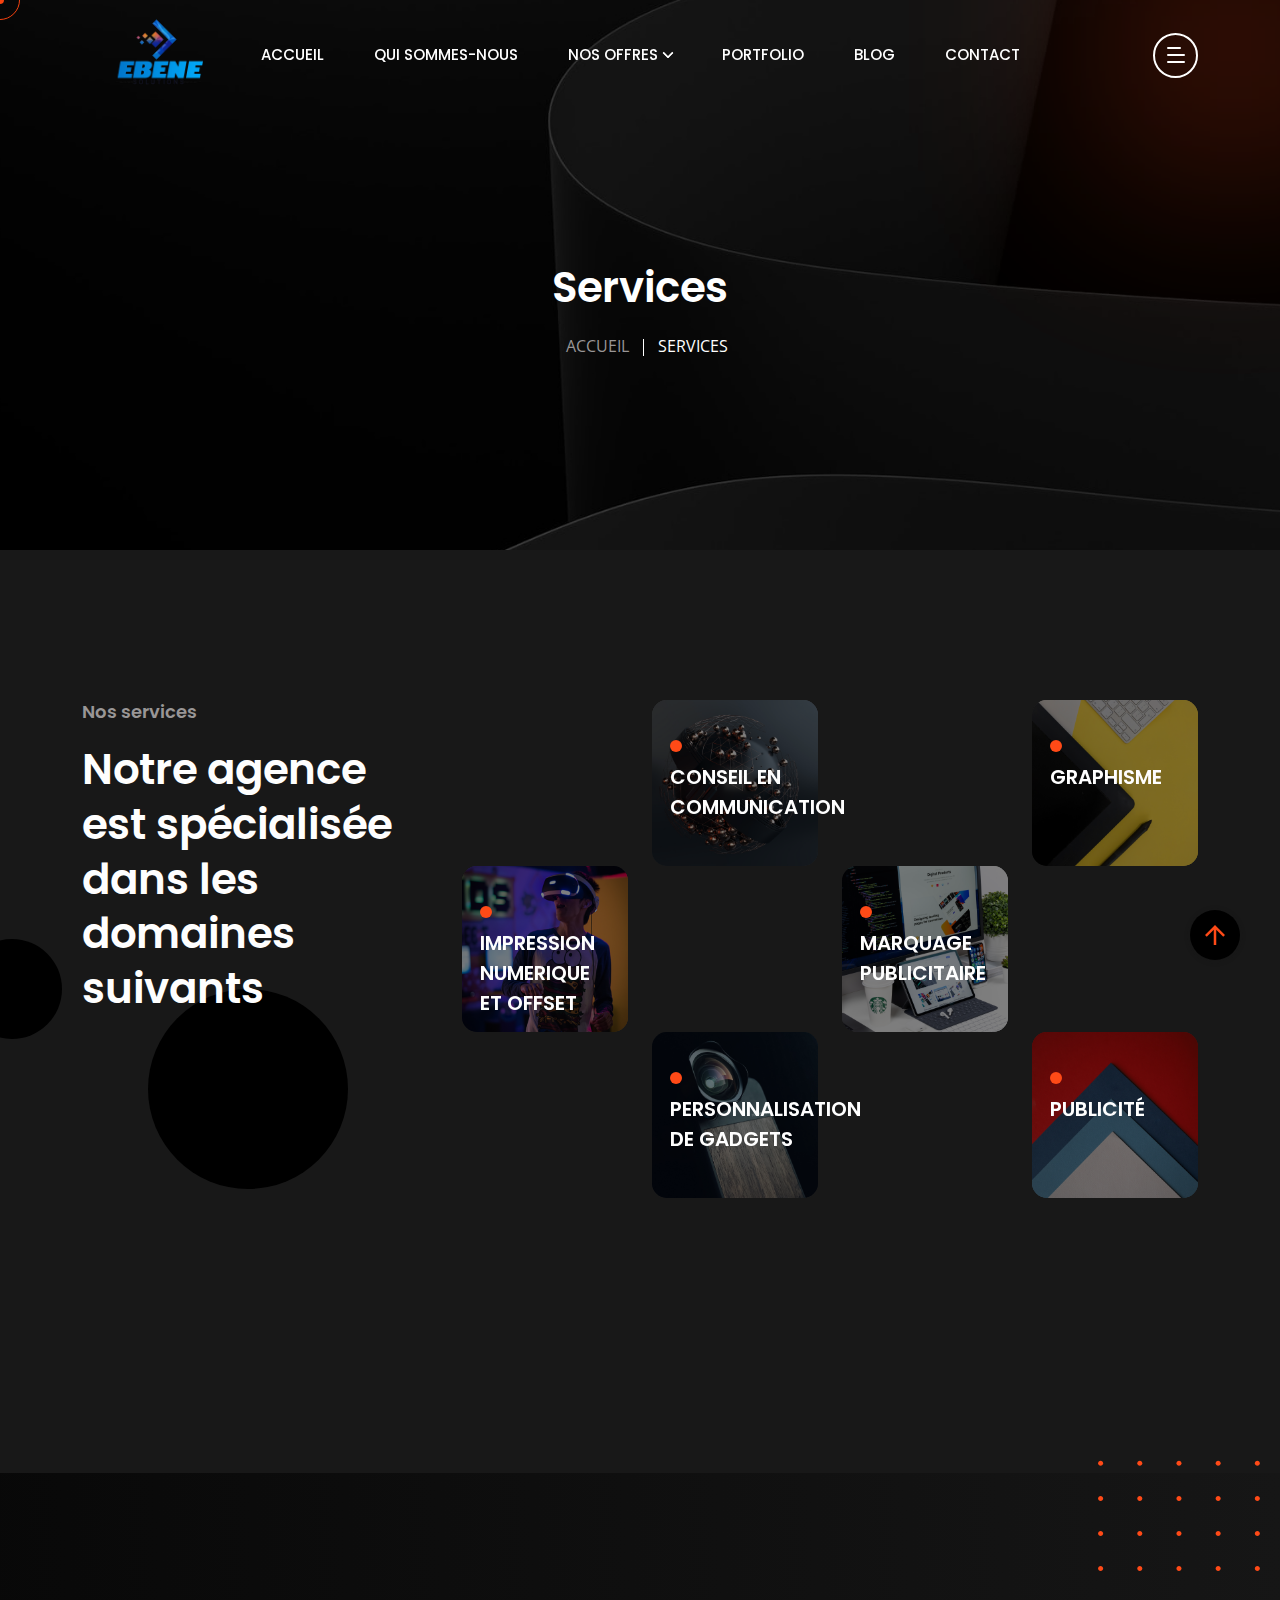
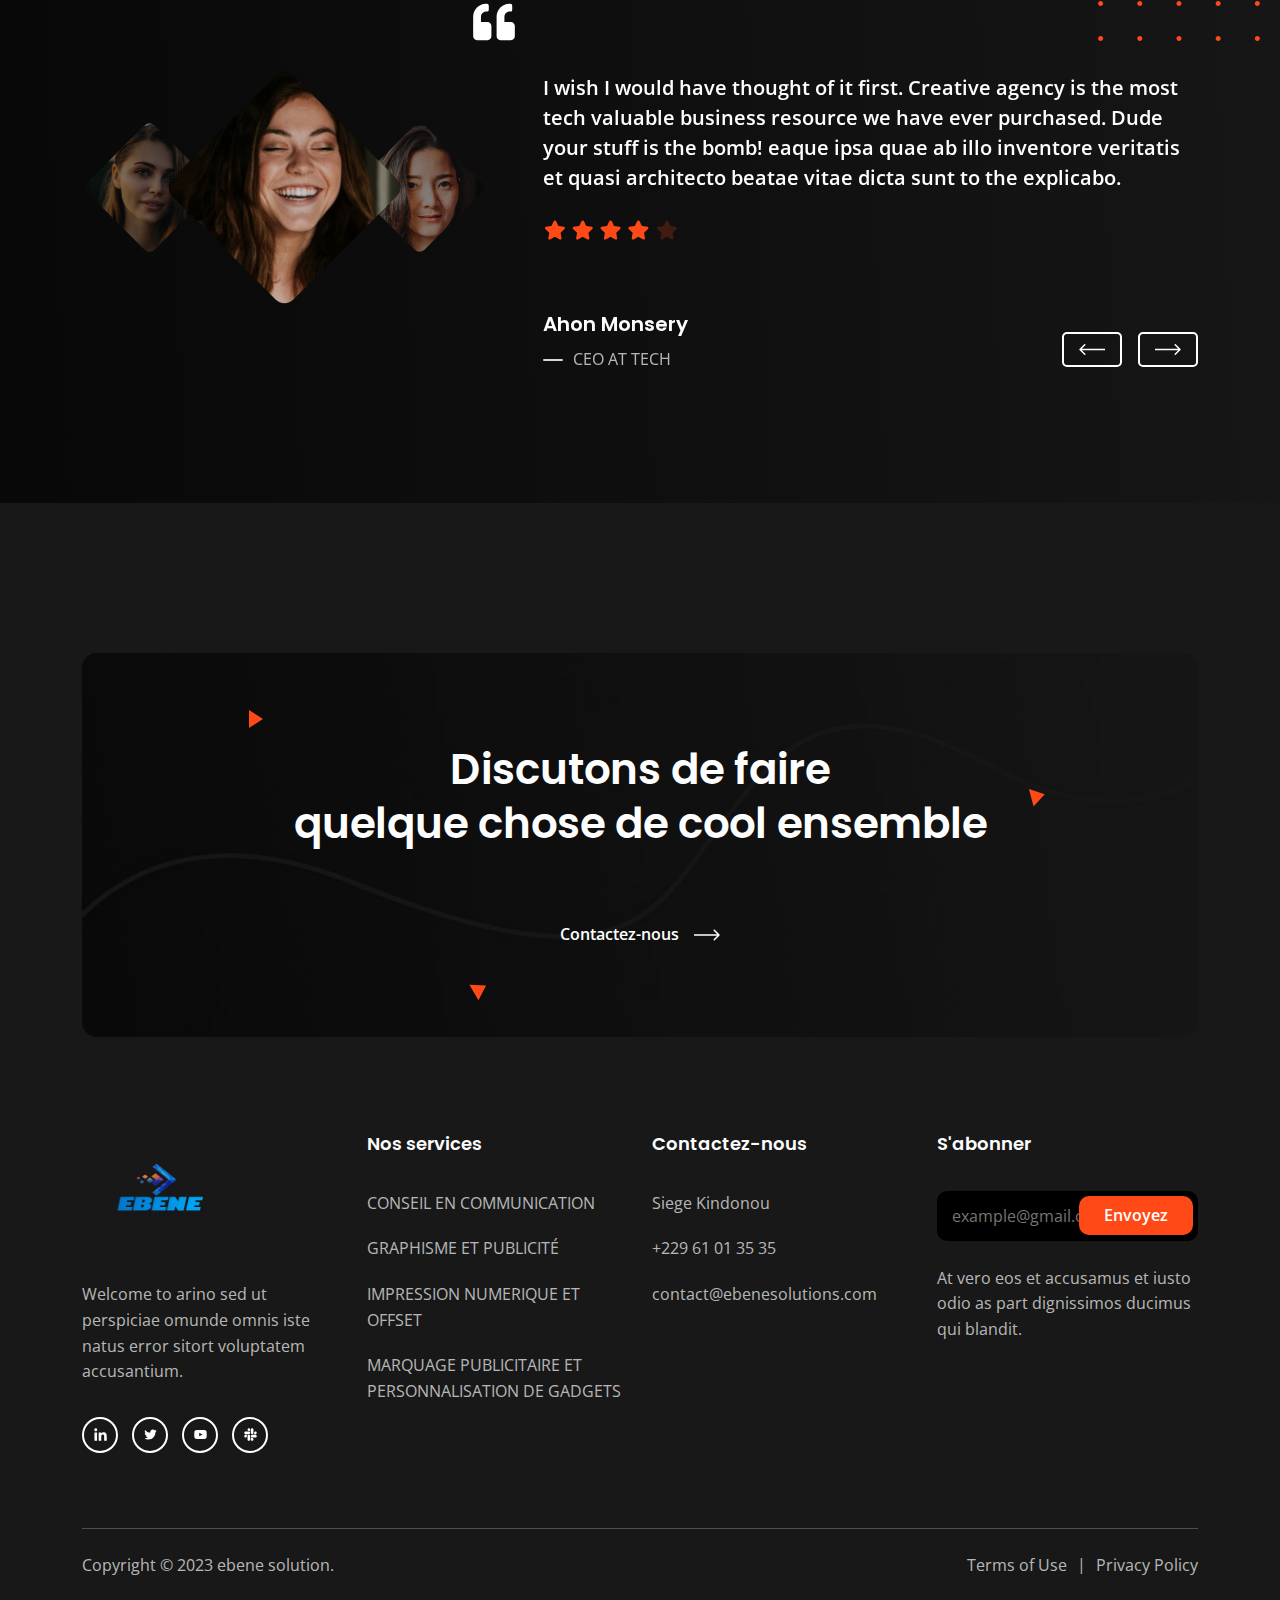
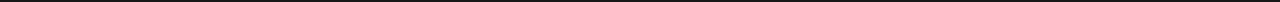
<file: service.html>
<!DOCTYPE html>
<html class="no-js" lang="en">

<head>
  <!-- Meta Tags -->
  <meta charset="utf-8">
  <meta http-equiv="x-ua-compatible" content="ie=edge">
  <meta name="viewport" content="width=device-width, initial-scale=1">
  <meta name="author" content="Laralink">
  <!-- Favicon Icon -->
  <link rel="icon" href="assets/img/favicon.png">
  <!-- Site Title -->
  <title>Ebene Solution - agence de communication</title>
  <link rel="stylesheet" href="assets/css/plugins/bootstrap.min.css">
  <link rel="stylesheet" href="assets/css/plugins/lightgallery.min.css">
  <link rel="stylesheet" href="assets/css/plugins/slick.css">
  <link rel="stylesheet" href="assets/css/plugins/lightgallery.min.css">
  <link rel="stylesheet" href="assets/css/plugins/animate.css">
  <link rel="stylesheet" href="assets/css/style.css">
</head>

<body>
  <div class="cs-preloader cs-center">
    <div class="cs-preloader_in"></div>
  </div>
  <!-- Start Header Section -->
  <header class="cs-site_header cs-style1 text-uppercase cs-sticky_header">
    <div class="cs-main_header">
      <div class="container">
        <div class="cs-main_header_in">
          <div class="cs-main_header_left">
            <a class="cs-site_branding" href="index.html">
              <img src="assets/img/logo2.png" alt="Logo">
            </a>
          </div>
          <div class="cs-main_header_center">
            <div class="cs-nav cs-primary_font cs-medium">
              <ul class="cs-nav_list">
                <li class=" cs-mega_menu">
                  <a href="index.html">Accueil</a>
                </li>
                <li><a href="about.html">Qui sommes-nous</a></li>
                <li class="menu-item-has-children"><a href="service.html">Nos offres</a>
                  <ul>
                    <li><a href="team.html">Notre equipe</a></li>
                    <li><a href="faq.html">FAQ</a></li>
                  </ul>
                </li>
                <li class=" "><a href="portfolio.html">Portfolio</a>
                </li>
                <li class=" "><a href="blog.html">Blog</a>
                </li>
                <li class=" "><a href="contact.html">Contact</a>
                </li>
              </ul>
            </div>
          </div>
          <div class="cs-main_header_right">
            <div class="cs-toolbox">
              <span class="cs-icon_btn">
                <span class="cs-icon_btn_in">
                  <span></span>
                  <span></span>
                  <span></span>
                  <span></span>
                </span>
              </span>
            </div>
          </div>
        </div>
      </div>
    </div>
  </header>
  <div class="cs-side_header">
    <button class="cs-close"></button>
    <div class="cs-side_header_overlay"></div>
    <div class="cs-side_header_in">
      <div class="cs-side_header_shape"></div>
      <a class="cs-site_branding" href="index.html">
        <img src="assets/img/footer_logo.svg" alt="Logo">
      </a>
      <div class="cs-side_header_box">
        <h2 class="cs-side_header_heading">Do you have a project in your  <br> mind? Keep connect us.</h2>
      </div>
      <div class="cs-side_header_box">
        <h3 class="cs-side_header_title cs-primary_color">Contact Us</h3>
        <ul class="cs-contact_info cs-style1 cs-mp0">
          <li>
            <svg width="18" height="18" viewBox="0 0 18 18" fill="none" xmlns="http://www.w3.org/2000/svg">
              <path d="M17 12.5C15.75 12.5 14.55 12.3 13.43 11.93C13.08 11.82 12.69 11.9 12.41 12.17L10.21 14.37C7.38 12.93 5.06 10.62 3.62 7.79L5.82 5.58C6.1 5.31 6.18 4.92 6.07 4.57C5.7 3.45 5.5 2.25 5.5 1C5.5 0.45 5.05 0 4.5 0H1C0.45 0 0 0.45 0 1C0 10.39 7.61 18 17 18C17.55 18 18 17.55 18 17V13.5C18 12.95 17.55 12.5 17 12.5ZM9 0V10L12 7H18V0H9Z" fill="#FF4A17"/>
            </svg>
            <span>+44 454 7800 112</span>
          </li>
          <li>
            <svg width="20" height="18" viewBox="0 0 20 18" fill="none" xmlns="http://www.w3.org/2000/svg">
              <path d="M20 6.98V16C20 17.1 19.1 18 18 18H2C0.9 18 0 17.1 0 16V4C0 2.9 0.9 2 2 2H12.1C12.04 2.32 12 2.66 12 3C12 4.48 12.65 5.79 13.67 6.71L10 9L2 4V6L10 11L15.3 7.68C15.84 7.88 16.4 8 17 8C18.13 8 19.16 7.61 20 6.98ZM14 3C14 4.66 15.34 6 17 6C18.66 6 20 4.66 20 3C20 1.34 18.66 0 17 0C15.34 0 14 1.34 14 3Z" fill="#FF4A17"/>
            </svg>              
            <span>infotech@arino.com</span>
          </li>
          <li>
            <svg width="14" height="20" viewBox="0 0 14 20" fill="none" xmlns="http://www.w3.org/2000/svg">
              <path d="M7 0C3.13 0 0 3.13 0 7C0 12.25 7 20 7 20C7 20 14 12.25 14 7C14 3.13 10.87 0 7 0ZM7 9.5C5.62 9.5 4.5 8.38 4.5 7C4.5 5.62 5.62 4.5 7 4.5C8.38 4.5 9.5 5.62 9.5 7C9.5 8.38 8.38 9.5 7 9.5Z" fill="#FF4A17"/>
            </svg>              
            <span>50 Wall Street Suite, 44150 <br>Ohio, United States</span>
          </li>
        </ul>
      </div>
      <div class="cs-side_header_box">
        <h3 class="cs-side_header_title cs-primary_color">Subscribe</h3>
        <div class="cs-newsletter cs-style1">
          <form action="#" class="cs-newsletter_form">
            <input type="email" class="cs-newsletter_input" placeholder="example@gmail.com">
            <button class="cs-newsletter_btn"><span>Send</span></button>
          </form>
          <div class="cs-newsletter_text">At vero eos et accusamus et iusto odio as part dignissimos ducimus qui blandit.</div>
        </div>
      </div>
      <div class="cs-side_header_box">
        <div class="cs-social_btns cs-style1">
          <a href="#" class="cs-center">
            <svg width="15" height="15" viewBox="0 0 15 15" fill="none" xmlns="http://www.w3.org/2000/svg">
              <path d="M4.04799 13.7497H1.45647V5.4043H4.04799V13.7497ZM2.75084 4.2659C1.92215 4.2659 1.25 3.57952 1.25 2.75084C1.25 2.35279 1.40812 1.97105 1.68958 1.68958C1.97105 1.40812 2.35279 1.25 2.75084 1.25C3.14888 1.25 3.53063 1.40812 3.81209 1.68958C4.09355 1.97105 4.25167 2.35279 4.25167 2.75084C4.25167 3.57952 3.57924 4.2659 2.75084 4.2659ZM13.7472 13.7497H11.1613V9.68722C11.1613 8.71903 11.1417 7.4774 9.81389 7.4774C8.46652 7.4774 8.26004 8.5293 8.26004 9.61747V13.7497H5.67132V5.4043H8.15681V6.54269H8.19308C8.53906 5.887 9.38421 5.19503 10.6451 5.19503C13.2679 5.19503 13.75 6.92215 13.75 9.16546V13.7497H13.7472Z" fill="white"></path>
            </svg> 
          </a>
          <a href="#" class="cs-center">
            <svg width="13" height="11" viewBox="0 0 13 11" fill="none" xmlns="http://www.w3.org/2000/svg">
              <path d="M11.4651 2.95396C11.4731 3.065 11.4731 3.17606 11.4731 3.2871C11.4731 6.67383 8.89535 10.5761 4.18402 10.5761C2.73255 10.5761 1.38421 10.1557 0.25 9.42608C0.456226 9.44986 0.654494 9.4578 0.868655 9.4578C2.06629 9.4578 3.16879 9.0533 4.04918 8.36326C2.92291 8.33946 1.97906 7.60183 1.65386 6.5866C1.81251 6.61038 1.97112 6.62624 2.1377 6.62624C2.36771 6.62624 2.59774 6.59451 2.81188 6.53901C1.63802 6.30105 0.757595 5.26996 0.757595 4.02472V3.99301C1.09864 4.18336 1.49524 4.30233 1.91558 4.31818C1.22554 3.85814 0.773464 3.07294 0.773464 2.1846C0.773464 1.70872 0.900344 1.27249 1.12244 0.891774C2.38355 2.44635 4.27919 3.46156 6.40481 3.57262C6.36516 3.38226 6.34136 3.184 6.34136 2.9857C6.34136 1.57388 7.4835 0.423828 8.90323 0.423828C9.64086 0.423828 10.3071 0.733156 10.7751 1.23284C11.354 1.1218 11.9093 0.907643 12.401 0.614185C12.2106 1.20906 11.8061 1.70875 11.2748 2.02598C11.7903 1.97049 12.29 1.82769 12.75 1.62942C12.4011 2.13702 11.9648 2.5891 11.4651 2.95396V2.95396Z" fill="white"></path>
            </svg>                    
          </a>
          <a href="#" class="cs-center">
            <svg width="13" height="9" viewBox="0 0 13 9" fill="none" xmlns="http://www.w3.org/2000/svg">
              <path d="M12.4888 1.48066C12.345 0.939353 11.9215 0.513038 11.3837 0.368362C10.4089 0.105469 6.5 0.105469 6.5 0.105469C6.5 0.105469 2.59116 0.105469 1.61633 0.368362C1.07853 0.513061 0.65496 0.939353 0.5112 1.48066C0.25 2.4618 0.25 4.50887 0.25 4.50887C0.25 4.50887 0.25 6.55595 0.5112 7.53709C0.65496 8.0784 1.07853 8.48695 1.61633 8.63163C2.59116 8.89452 6.5 8.89452 6.5 8.89452C6.5 8.89452 10.4088 8.89452 11.3837 8.63163C11.9215 8.48695 12.345 8.0784 12.4888 7.53709C12.75 6.55595 12.75 4.50887 12.75 4.50887C12.75 4.50887 12.75 2.4618 12.4888 1.48066V1.48066ZM5.22158 6.36746V2.65029L8.48861 4.50892L5.22158 6.36746V6.36746Z" fill="white"></path>
            </svg>                    
          </a>
          <a href="#" class="cs-center">
            <svg width="13" height="13" viewBox="0 0 13 13" fill="none" xmlns="http://www.w3.org/2000/svg">
              <path d="M2.87612 8.149C2.87612 8.87165 2.28571 9.46205 1.56306 9.46205C0.840402 9.46205 0.25 8.87165 0.25 8.149C0.25 7.42634 0.840402 6.83594 1.56306 6.83594H2.87612V8.149ZM3.53795 8.149C3.53795 7.42634 4.12835 6.83594 4.851 6.83594C5.57366 6.83594 6.16406 7.42634 6.16406 8.149V11.4369C6.16406 12.1596 5.57366 12.75 4.851 12.75C4.12835 12.75 3.53795 12.1596 3.53795 11.4369V8.149ZM4.851 2.87612C4.12835 2.87612 3.53795 2.28571 3.53795 1.56306C3.53795 0.840402 4.12835 0.25 4.851 0.25C5.57366 0.25 6.16406 0.840402 6.16406 1.56306V2.87612H4.851V2.87612ZM4.851 3.53795C5.57366 3.53795 6.16406 4.12835 6.16406 4.851C6.16406 5.57366 5.57366 6.16406 4.851 6.16406H1.56306C0.840402 6.16406 0.25 5.57366 0.25 4.851C0.25 4.12835 0.840402 3.53795 1.56306 3.53795H4.851V3.53795ZM10.1239 4.851C10.1239 4.12835 10.7143 3.53795 11.4369 3.53795C12.1596 3.53795 12.75 4.12835 12.75 4.851C12.75 5.57366 12.1596 6.16406 11.4369 6.16406H10.1239V4.851V4.851ZM9.46205 4.851C9.46205 5.57366 8.87165 6.16406 8.149 6.16406C7.42634 6.16406 6.83594 5.57366 6.83594 4.851V1.56306C6.83594 0.840402 7.42634 0.25 8.149 0.25C8.87165 0.25 9.46205 0.840402 9.46205 1.56306V4.851V4.851ZM8.149 10.1239C8.87165 10.1239 9.46205 10.7143 9.46205 11.4369C9.46205 12.1596 8.87165 12.75 8.149 12.75C7.42634 12.75 6.83594 12.1596 6.83594 11.4369V10.1239H8.149ZM8.149 9.46205C7.42634 9.46205 6.83594 8.87165 6.83594 8.149C6.83594 7.42634 7.42634 6.83594 8.149 6.83594H11.4369C12.1596 6.83594 12.75 7.42634 12.75 8.149C12.75 8.87165 12.1596 9.46205 11.4369 9.46205H8.149Z" fill="white"></path>
            </svg>                    
          </a>
        </div>
      </div>
    </div>
  </div>
  <!-- End Header Section -->
  
  <!-- Start Hero -->
  <div class="cs-page_heading cs-style1 cs-center text-center cs-bg" data-src="assets/img/service_hero_bg.jpeg">
    <div class="container">
      <div class="cs-page_heading_in">
        <h1 class="cs-page_title cs-font_50 cs-white_color">Services</h1>
        <ol class="breadcrumb text-uppercase">
          <li class="breadcrumb-item"><a href="index.html">Accueil</a></li>
          <li class="breadcrumb-item active">Services</li>
        </ol>
      </div>
    </div>
  </div>
  <!-- End Hero -->
  <div class="cs-height_150 cs-height_lg_80"></div>
  <!-- Start Service Section -->
  <section class="cs-shape_wrap_4 cs-parallax">
    <div class="cs-shape_4 cs-to_up"></div>
    <div class="cs-shape_4 cs-to_right"></div>
    <div class="container">
      <div class="row">
        <div class="col-xl-4">
          <div class="cs-section_heading cs-style1">
            <h3 class="cs-section_subtitle">Nos services</h3>
            <h2 class="cs-section_title">Notre agence est spécialisée dans les domaines suivants</h2>
          </div>
          <div class="cs-height_90 cs-height_lg_45"></div>
        </div>
        <div class="col-xl-8">
          <div class="row">
            <div class="col-lg-3 col-sm-6 cs-hidden_mobile"></div>
            <div class="col-lg-3 col-sm-6">
              <div class="cs-hobble">
                <a href="service-details.html" class="cs-card cs-style1 cs-hover_layer1">
                  <img src="assets/img/service_1.jpeg" alt="Service">
                  <div class="cs-card_overlay"></div>
                  <div class="cs-card_info">
                    <span class=" cs-hover_layer3 cs-accent_bg"></span>
                    <h2 class="cs-card_title">CONSEIL  EN <br> COMMUNICATION</h2>
                  </div>
                </a>
              </div>
              <div class="cs-height_0 cs-height_lg_30"></div>
            </div>
            <div class="col-lg-3 col-sm-6 cs-hidden_mobile"></div>
            <div class="col-lg-3 col-sm-6">
              <div class="cs-hobble">
                <a href="service-details.html" class="cs-card cs-style1 cs-hover_layer1">
                  <img src="assets/img/service_2.jpeg" alt="Service">
                  <div class="cs-card_overlay"></div>
                  <div class="cs-card_info">
                    <span class=" cs-hover_layer3 cs-accent_bg"></span>
                    <h2 class="cs-card_title">GRAPHISME</h2>
                  </div>
                </a>
              </div>
              <div class="cs-height_0 cs-height_lg_30"></div>
            </div>
            <div class="col-lg-3 col-sm-6">
              <div class="cs-hobble">
                <a href="service-details.html" class="cs-card cs-style1 cs-hover_layer1">
                  <img src="assets/img/service_3.jpeg" alt="Service">
                  <div class="cs-card_overlay"></div>
                  <div class="cs-card_info">
                    <span class=" cs-hover_layer3 cs-accent_bg"></span>
                    <h2 class="cs-card_title">IMPRESSION NUMERIQUE ET OFFSET</h2>
                  </div>
                </a>
              </div>
              <div class="cs-height_0 cs-height_lg_30"></div>
            </div>
            <div class="col-lg-3 col-sm-6 cs-hidden_mobile"></div>
            <div class="col-lg-3 col-sm-6">
              <div class="cs-hobble">
                <a href="service-details.html" class="cs-card cs-style1 cs-hover_layer1">
                  <img src="assets/img/service_4.jpeg" alt="Service">
                  <div class="cs-card_overlay"></div>
                  <div class="cs-card_info">
                    <span class=" cs-hover_layer3 cs-accent_bg"></span>
                    <h2 class="cs-card_title">MARQUAGE PUBLICITAIRE</h2>
                  </div>
                </a>
              </div>
              <div class="cs-height_0 cs-height_lg_30"></div>
            </div>
            <div class="col-lg-3 col-sm-6 cs-hidden_mobile"></div>
            <div class="col-lg-3 col-sm-6 cs-hidden_mobile"></div>
            <div class="col-lg-3 col-sm-6">
              <div class="cs-hobble">
                <a href="service-details.html" class="cs-card cs-style1 cs-hover_layer1">
                  <img src="assets/img/service_5.jpeg" alt="Service">
                  <div class="cs-card_overlay"></div>
                  <div class="cs-card_info">
                    <span class=" cs-hover_layer3 cs-accent_bg"></span>
                    <h2 class="cs-card_title"> PERSONNALISATION DE GADGETS</h2>
                  </div>
                </a>
              </div>
              <div class="cs-height_0 cs-height_lg_30"></div>
            </div>
            <div class="col-lg-3 col-sm-6 cs-hidden_mobile"></div>
            <div class="col-lg-3 col-sm-6">
              <div class="cs-hobble">
                <a href="service-details.html" class="cs-card cs-style1 cs-hover_layer1">
                  <img src="assets/img/service_6.jpeg" alt="Service">
                  <div class="cs-card_overlay"></div>
                  <div class="cs-card_info">
                    <span class=" cs-hover_layer3 cs-accent_bg"></span>
                    <h2 class="cs-card_title">PUBLICITÉ</h2>
                  </div>
                </a>
              </div>
              <div class="cs-height_0 cs-height_lg_30"></div>
            </div>
          </div>
        </div>
      </div>
    </div>
  </section>
  <!-- End Service Section -->
  <div class="cs-height_150 cs-height_lg_50"></div>
  <!-- Start Pricing Plan -->

  <!-- End Pricing Plan -->
  <div class="cs-height_125 cs-height_lg_55"></div>
  <!-- Start Testimonial Section -->
  <section class="cs-gradient_bg_1 cs-shape_wrap_3 cs-parallax">
    <div class="cs-shape_3 cs-to_up">
      <svg width="162" height="181" viewBox="0 0 162 181" fill="none" xmlns="http://www.w3.org/2000/svg">
        <path d="M156.833 178.434C156.833 177.053 157.954 175.932 159.335 175.932C160.716 175.932 161.837 177.053 161.837 178.434C161.837 179.814 160.716 180.935 159.335 180.935C157.954 180.935 156.833 179.814 156.833 178.434Z" fill="#FF4A17"/>
        <path d="M117.65 178.434C117.65 177.053 118.771 175.932 120.152 175.932C121.533 175.932 122.653 177.053 122.653 178.434C122.653 179.814 121.533 180.935 120.152 180.935C118.771 180.935 117.65 179.814 117.65 178.434Z" fill="#FF4A17"/>
        <path d="M78.4694 178.434C78.4694 177.053 79.5902 175.932 80.971 175.932C82.3517 175.932 83.4726 177.053 83.4726 178.434C83.4726 179.814 82.3517 180.935 80.971 180.935C79.5876 180.935 78.4694 179.814 78.4694 178.434Z" fill="#FF4A17"/>
        <path d="M39.286 178.434C39.286 177.053 40.4069 175.932 41.7876 175.932C43.1684 175.932 44.2893 177.053 44.2893 178.434C44.2893 179.814 43.1684 180.935 41.7876 180.935C40.4069 180.935 39.286 179.814 39.286 178.434Z" fill="#FF4A17"/>
        <path d="M0.102661 178.434C0.102661 177.053 1.22354 175.932 2.60429 175.932C3.98504 175.932 5.10591 177.053 5.10591 178.434C5.10591 179.814 3.98504 180.935 2.60429 180.935C1.22091 180.935 0.102661 179.814 0.102661 178.434Z" fill="#FF4A17"/>
        <path d="M156.833 143.419C156.833 142.038 157.954 140.917 159.335 140.917C160.716 140.917 161.837 142.038 161.837 143.419C161.837 144.799 160.716 145.92 159.335 145.92C157.954 145.92 156.833 144.799 156.833 143.419Z" fill="#FF4A17"/>
        <path d="M117.65 143.419C117.65 142.038 118.771 140.917 120.152 140.917C121.533 140.917 122.653 142.038 122.653 143.419C122.653 144.799 121.533 145.92 120.152 145.92C118.771 145.92 117.65 144.799 117.65 143.419Z" fill="#FF4A17"/>
        <path d="M78.4694 143.419C78.4694 142.038 79.5902 140.917 80.971 140.917C82.3517 140.917 83.4726 142.038 83.4726 143.419C83.4726 144.799 82.3517 145.92 80.971 145.92C79.5876 145.92 78.4694 144.799 78.4694 143.419Z" fill="#FF4A17"/>
        <path d="M39.286 143.419C39.286 142.038 40.4069 140.917 41.7876 140.917C43.1684 140.917 44.2893 142.038 44.2893 143.419C44.2893 144.799 43.1684 145.92 41.7876 145.92C40.4069 145.92 39.286 144.799 39.286 143.419Z" fill="#FF4A17"/>
        <path d="M0.102661 143.419C0.102661 142.038 1.22354 140.917 2.60429 140.917C3.98504 140.917 5.10591 142.038 5.10591 143.419C5.10591 144.799 3.98504 145.92 2.60429 145.92C1.22091 145.92 0.102661 144.799 0.102661 143.419Z" fill="#FF4A17"/>
        <path d="M156.833 108.404C156.833 107.023 157.954 105.902 159.335 105.902C160.716 105.902 161.837 107.023 161.837 108.404C161.837 109.785 160.716 110.906 159.335 110.906C157.954 110.906 156.833 109.787 156.833 108.404Z" fill="#FF4A17"/>
        <path d="M120.152 110.906C121.533 110.906 122.653 109.786 122.653 108.404C122.653 107.022 121.533 105.902 120.152 105.902C118.77 105.902 117.65 107.022 117.65 108.404C117.65 109.786 118.77 110.906 120.152 110.906Z" fill="#FF4A17"/>
        <path d="M80.9684 110.906C82.35 110.906 83.47 109.786 83.47 108.404C83.47 107.022 82.35 105.902 80.9684 105.902C79.5868 105.902 78.4668 107.022 78.4668 108.404C78.4668 109.786 79.5868 110.906 80.9684 110.906Z" fill="#FF4A17"/>
        <path d="M39.286 108.404C39.286 107.023 40.4069 105.902 41.7876 105.902C43.1684 105.902 44.2893 107.023 44.2893 108.404C44.2893 109.785 43.1684 110.906 41.7876 110.906C40.4069 110.906 39.286 109.787 39.286 108.404Z" fill="#FF4A17"/>
        <path d="M0.102661 108.404C0.102661 107.023 1.22354 105.902 2.60429 105.902C3.98504 105.902 5.10591 107.023 5.10591 108.404C5.10591 109.785 3.98504 110.906 2.60429 110.906C1.22091 110.906 0.102661 109.787 0.102661 108.404Z" fill="#FF4A17"/>
        <path d="M156.833 73.3918C156.833 72.011 157.954 70.8901 159.335 70.8901C160.716 70.8901 161.837 72.011 161.837 73.3918C161.837 74.7725 160.716 75.8934 159.335 75.8934C157.954 75.8908 156.833 74.7725 156.833 73.3918Z" fill="#FF4A17"/>
        <path d="M120.152 75.8934C121.533 75.8934 122.653 74.7734 122.653 73.3918C122.653 72.0102 121.533 70.8901 120.152 70.8901C118.77 70.8901 117.65 72.0102 117.65 73.3918C117.65 74.7734 118.77 75.8934 120.152 75.8934Z" fill="#FF4A17"/>
        <path d="M80.9684 75.8934C82.35 75.8934 83.47 74.7734 83.47 73.3918C83.47 72.0102 82.35 70.8901 80.9684 70.8901C79.5868 70.8901 78.4668 72.0102 78.4668 73.3918C78.4668 74.7734 79.5868 75.8934 80.9684 75.8934Z" fill="#FF4A17"/>
        <path d="M39.286 73.3918C39.286 72.011 40.4069 70.8901 41.7876 70.8901C43.1684 70.8901 44.2893 72.011 44.2893 73.3918C44.2893 74.7725 43.1684 75.8934 41.7876 75.8934C40.4069 75.8934 39.286 74.7725 39.286 73.3918Z" fill="#FF4A17"/>
        <path d="M0.102661 73.3918C0.102661 72.011 1.22354 70.8901 2.60429 70.8901C3.98504 70.8901 5.10591 72.011 5.10591 73.3918C5.10591 74.7725 3.98504 75.8934 2.60429 75.8934C1.22091 75.8908 0.102661 74.7725 0.102661 73.3918Z" fill="#FF4A17"/>
        <path d="M156.833 38.3766C156.833 36.9959 157.954 35.875 159.335 35.875C160.716 35.875 161.837 36.9959 161.837 38.3766C161.837 39.7574 160.716 40.8782 159.335 40.8782C157.954 40.8756 156.833 39.7574 156.833 38.3766Z" fill="#FF4A17"/>
        <path d="M120.152 40.8782C121.533 40.8782 122.653 39.7582 122.653 38.3766C122.653 36.995 121.533 35.875 120.152 35.875C118.77 35.875 117.65 36.995 117.65 38.3766C117.65 39.7582 118.77 40.8782 120.152 40.8782Z" fill="#FF4A17"/>
        <path d="M80.9684 40.8782C82.35 40.8782 83.47 39.7582 83.47 38.3766C83.47 36.995 82.35 35.875 80.9684 35.875C79.5868 35.875 78.4668 36.995 78.4668 38.3766C78.4668 39.7582 79.5868 40.8782 80.9684 40.8782Z" fill="#FF4A17"/>
        <path d="M39.286 38.3766C39.286 36.9959 40.4069 35.875 41.7876 35.875C43.1684 35.875 44.2893 36.9959 44.2893 38.3766C44.2893 39.7574 43.1684 40.8782 41.7876 40.8782C40.4069 40.8782 39.286 39.7574 39.286 38.3766Z" fill="#FF4A17"/>
        <path d="M0.102661 38.3766C0.102661 36.9959 1.22354 35.875 2.60429 35.875C3.98504 35.875 5.10591 36.9959 5.10591 38.3766C5.10591 39.7574 3.98504 40.8782 2.60429 40.8782C1.22091 40.8756 0.102661 39.7574 0.102661 38.3766Z" fill="#FF4A17"/>
        <path d="M156.833 3.36198C156.833 1.98123 157.954 0.860352 159.335 0.860352C160.716 0.860352 161.837 1.98123 161.837 3.36198C161.837 4.74273 160.716 5.8636 159.335 5.8636C157.954 5.8636 156.833 4.74273 156.833 3.36198Z" fill="#FF4A17"/>
        <path d="M117.65 3.36198C117.65 1.98123 118.771 0.860352 120.152 0.860352C121.533 0.860352 122.653 1.98123 122.653 3.36198C122.653 4.74273 121.533 5.8636 120.152 5.8636C118.771 5.8636 117.65 4.74273 117.65 3.36198Z" fill="#FF4A17"/>
        <path d="M78.4694 3.36198C78.4694 1.98123 79.5902 0.860352 80.971 0.860352C82.3517 0.860352 83.4726 1.98123 83.4726 3.36198C83.4726 4.74273 82.3517 5.8636 80.971 5.8636C79.5876 5.8636 78.4694 4.74273 78.4694 3.36198Z" fill="#FF4A17"/>
        <path d="M39.286 3.36198C39.286 1.98123 40.4069 0.860352 41.7876 0.860352C43.1684 0.860352 44.2893 1.98123 44.2893 3.36198C44.2893 4.74273 43.1684 5.8636 41.7876 5.8636C40.4069 5.8636 39.286 4.74273 39.286 3.36198Z" fill="#FF4A17"/>
        <path d="M0.102661 3.36198C0.102661 1.98123 1.22354 0.860352 2.60429 0.860352C3.98504 0.860352 5.10591 1.98123 5.10591 3.36198C5.10591 4.74273 3.98504 5.8636 2.60429 5.8636C1.22091 5.8636 0.102661 4.74273 0.102661 3.36198Z" fill="#FF4A17"/>
      </svg>        
    </div>
    <div class="cs-height_130 cs-height_lg_80"></div>
    <div class="container">
      <div class="cs-testimonial_slider">
        <div class="cs-testimonial_slider_left">
          <div class="slider-nav cs-style1">
            <div class="slider-for_item item-nav">
              <div class="slider-nav_item">
                <div class="cs-rotate_img">
                  <div class="cs-rotate_img_in">
                    <img src="assets/img/testimonial_1.jpeg" alt="Nav Image">
                  </div>
                </div>
              </div>
            </div>
            <div class="slider-for_item item-nav">
              <div class="slider-nav_item">
                <div class="cs-rotate_img">
                  <div class="cs-rotate_img_in">
                    <img src="assets/img/testimonial_2.jpeg" alt="Nav Image">
                  </div>
                </div>
              </div>
            </div>
            <div class="slider-for_item item-nav">
              <div class="slider-nav_item">
                <div class="cs-rotate_img">
                  <div class="cs-rotate_img_in">
                    <img src="assets/img/testimonial_3.jpeg" alt="Nav Image">
                  </div>
                </div>
              </div>
            </div>
            <div class="slider-for_item item-nav">
              <div class="slider-nav_item">
                <div class="cs-rotate_img">
                  <div class="cs-rotate_img_in">
                    <img src="assets/img/testimonial_1.jpeg" alt="Nav Image">
                  </div>
                </div>
              </div>
            </div>
            <div class="slider-for_item item-nav">
              <div class="slider-nav_item">
                <div class="cs-rotate_img">
                  <div class="cs-rotate_img_in">
                    <img src="assets/img/testimonial_2.jpeg" alt="Nav Image">
                  </div>
                </div>
              </div>
            </div>
            <div class="slider-for_item item-nav">
              <div class="slider-nav_item">
                <div class="cs-rotate_img">
                  <div class="cs-rotate_img_in">
                    <img src="assets/img/testimonial_3.jpeg" alt="Nav Image">
                  </div>
                </div>
              </div>
            </div>
          </div>
        </div>
        <div class="cs-testimonial_slider_right">
          <div class="slider-for cs-style1">
            <div class="slider-for_item">
              <div class="cs-testimonial cs-style1">
                <div class="cs-testimonial_quote">
                  <svg width="42" height="38" viewBox="0 0 42 38" fill="none" xmlns="http://www.w3.org/2000/svg">
                    <path d="M37.928 18.9982H31.4175V13.7899C31.4175 10.9172 33.7532 8.58154 36.6259 8.58154H37.2769C38.3593 8.58154 39.23 7.71077 39.23 6.62842V2.72217C39.23 1.63981 38.3593 0.769043 37.2769 0.769043H36.6259C29.4319 0.769043 23.605 6.59587 23.605 13.7899V33.3211C23.605 35.4777 25.3547 37.2274 27.5113 37.2274H37.928C40.0845 37.2274 41.8342 35.4777 41.8342 33.3211V22.9045C41.8342 20.7479 40.0845 18.9982 37.928 18.9982ZM14.4905 18.9982H7.98004V13.7899C7.98004 10.9172 10.3157 8.58154 13.1884 8.58154H13.8394C14.9218 8.58154 15.7925 7.71077 15.7925 6.62842V2.72217C15.7925 1.63981 14.9218 0.769043 13.8394 0.769043H13.1884C5.99436 0.769043 0.167542 6.59587 0.167542 13.7899V33.3211C0.167542 35.4777 1.91722 37.2274 4.07379 37.2274H14.4905C16.647 37.2274 18.3967 35.4777 18.3967 33.3211V22.9045C18.3967 20.7479 16.647 18.9982 14.4905 18.9982Z" fill="white"/>
                  </svg>               
                </div>
                <div class="cs-testimonial_text">I wish I would have thought of it first. Creative agency is the most tech valuable business resource we have ever purchased. Dude your stuff  is the bomb! eaque ipsa quae ab illo inventore veritatis et quasi architecto beatae vitae dicta sunt to the explicabo.</div>
                <div class="cs-rating" data-rating="4">
                  <div class="cs-rating_bg" data-src="assets/img/rating.svg"></div>
                  <div class="cs-rating_percentage" data-src="assets/img/rating.svg"></div>
                </div>
                <h2 class="cs-testimonial_avatar_name">Ahon Monsery</h2>
                <div class="cs-testimonial_avatar_designation text-uppercase">CEO AT TECH</div>
              </div>
            </div>
            <div class="slider-for_item">
              <div class="cs-testimonial cs-style1">
                <div class="cs-testimonial_quote">
                  <svg width="42" height="38" viewBox="0 0 42 38" fill="none" xmlns="http://www.w3.org/2000/svg">
                    <path d="M37.928 18.9982H31.4175V13.7899C31.4175 10.9172 33.7532 8.58154 36.6259 8.58154H37.2769C38.3593 8.58154 39.23 7.71077 39.23 6.62842V2.72217C39.23 1.63981 38.3593 0.769043 37.2769 0.769043H36.6259C29.4319 0.769043 23.605 6.59587 23.605 13.7899V33.3211C23.605 35.4777 25.3547 37.2274 27.5113 37.2274H37.928C40.0845 37.2274 41.8342 35.4777 41.8342 33.3211V22.9045C41.8342 20.7479 40.0845 18.9982 37.928 18.9982ZM14.4905 18.9982H7.98004V13.7899C7.98004 10.9172 10.3157 8.58154 13.1884 8.58154H13.8394C14.9218 8.58154 15.7925 7.71077 15.7925 6.62842V2.72217C15.7925 1.63981 14.9218 0.769043 13.8394 0.769043H13.1884C5.99436 0.769043 0.167542 6.59587 0.167542 13.7899V33.3211C0.167542 35.4777 1.91722 37.2274 4.07379 37.2274H14.4905C16.647 37.2274 18.3967 35.4777 18.3967 33.3211V22.9045C18.3967 20.7479 16.647 18.9982 14.4905 18.9982Z" fill="white"/>
                  </svg>               
                </div>
                <div class="cs-testimonial_text">I wish I would have thought of it first. Creative agency is the most tech valuable business resource we have ever purchased. Dude your stuff  is the bomb! eaque ipsa quae ab illo inventore veritatis et quasi architecto beatae vitae dicta sunt to the explicabo.</div>
                <div class="cs-rating" data-rating="4">
                  <div class="cs-rating_bg" data-src="assets/img/rating.svg"></div>
                  <div class="cs-rating_percentage" data-src="assets/img/rating.svg"></div>
                </div>
                <h2 class="cs-testimonial_avatar_name">Ahon Monsery</h2>
                <div class="cs-testimonial_avatar_designation text-uppercase">CEO AT TECH</div>
              </div>
            </div>
            <div class="slider-for_item">
              <div class="cs-testimonial cs-style1">
                <div class="cs-testimonial_quote">
                  <svg width="42" height="38" viewBox="0 0 42 38" fill="none" xmlns="http://www.w3.org/2000/svg">
                    <path d="M37.928 18.9982H31.4175V13.7899C31.4175 10.9172 33.7532 8.58154 36.6259 8.58154H37.2769C38.3593 8.58154 39.23 7.71077 39.23 6.62842V2.72217C39.23 1.63981 38.3593 0.769043 37.2769 0.769043H36.6259C29.4319 0.769043 23.605 6.59587 23.605 13.7899V33.3211C23.605 35.4777 25.3547 37.2274 27.5113 37.2274H37.928C40.0845 37.2274 41.8342 35.4777 41.8342 33.3211V22.9045C41.8342 20.7479 40.0845 18.9982 37.928 18.9982ZM14.4905 18.9982H7.98004V13.7899C7.98004 10.9172 10.3157 8.58154 13.1884 8.58154H13.8394C14.9218 8.58154 15.7925 7.71077 15.7925 6.62842V2.72217C15.7925 1.63981 14.9218 0.769043 13.8394 0.769043H13.1884C5.99436 0.769043 0.167542 6.59587 0.167542 13.7899V33.3211C0.167542 35.4777 1.91722 37.2274 4.07379 37.2274H14.4905C16.647 37.2274 18.3967 35.4777 18.3967 33.3211V22.9045C18.3967 20.7479 16.647 18.9982 14.4905 18.9982Z" fill="white"/>
                  </svg>               
                </div>
                <div class="cs-testimonial_text">I wish I would have thought of it first. Creative agency is the most tech valuable business resource we have ever purchased. Dude your stuff  is the bomb! eaque ipsa quae ab illo inventore veritatis et quasi architecto beatae vitae dicta sunt to the explicabo.</div>
                <div class="cs-rating" data-rating="4">
                  <div class="cs-rating_bg" data-src="assets/img/rating.svg"></div>
                  <div class="cs-rating_percentage" data-src="assets/img/rating.svg"></div>
                </div>
                <h2 class="cs-testimonial_avatar_name">Ahon Monsery</h2>
                <div class="cs-testimonial_avatar_designation text-uppercase">CEO AT TECH</div>
              </div>
            </div>
            <div class="slider-for_item">
              <div class="cs-testimonial cs-style1">
                <div class="cs-testimonial_quote">
                  <svg width="42" height="38" viewBox="0 0 42 38" fill="none" xmlns="http://www.w3.org/2000/svg">
                    <path d="M37.928 18.9982H31.4175V13.7899C31.4175 10.9172 33.7532 8.58154 36.6259 8.58154H37.2769C38.3593 8.58154 39.23 7.71077 39.23 6.62842V2.72217C39.23 1.63981 38.3593 0.769043 37.2769 0.769043H36.6259C29.4319 0.769043 23.605 6.59587 23.605 13.7899V33.3211C23.605 35.4777 25.3547 37.2274 27.5113 37.2274H37.928C40.0845 37.2274 41.8342 35.4777 41.8342 33.3211V22.9045C41.8342 20.7479 40.0845 18.9982 37.928 18.9982ZM14.4905 18.9982H7.98004V13.7899C7.98004 10.9172 10.3157 8.58154 13.1884 8.58154H13.8394C14.9218 8.58154 15.7925 7.71077 15.7925 6.62842V2.72217C15.7925 1.63981 14.9218 0.769043 13.8394 0.769043H13.1884C5.99436 0.769043 0.167542 6.59587 0.167542 13.7899V33.3211C0.167542 35.4777 1.91722 37.2274 4.07379 37.2274H14.4905C16.647 37.2274 18.3967 35.4777 18.3967 33.3211V22.9045C18.3967 20.7479 16.647 18.9982 14.4905 18.9982Z" fill="white"/>
                  </svg>               
                </div>
                <div class="cs-testimonial_text">I wish I would have thought of it first. Creative agency is the most tech valuable business resource we have ever purchased. Dude your stuff  is the bomb! eaque ipsa quae ab illo inventore veritatis et quasi architecto beatae vitae dicta sunt to the explicabo.</div>
                <div class="cs-rating" data-rating="4">
                  <div class="cs-rating_bg" data-src="assets/img/rating.svg"></div>
                  <div class="cs-rating_percentage" data-src="assets/img/rating.svg"></div>
                </div>
                <h2 class="cs-testimonial_avatar_name">Ahon Monsery</h2>
                <div class="cs-testimonial_avatar_designation text-uppercase">CEO AT TECH</div>
              </div>
            </div>
            <div class="slider-for_item">
              <div class="cs-testimonial cs-style1">
                <div class="cs-testimonial_quote">
                  <svg width="42" height="38" viewBox="0 0 42 38" fill="none" xmlns="http://www.w3.org/2000/svg">
                    <path d="M37.928 18.9982H31.4175V13.7899C31.4175 10.9172 33.7532 8.58154 36.6259 8.58154H37.2769C38.3593 8.58154 39.23 7.71077 39.23 6.62842V2.72217C39.23 1.63981 38.3593 0.769043 37.2769 0.769043H36.6259C29.4319 0.769043 23.605 6.59587 23.605 13.7899V33.3211C23.605 35.4777 25.3547 37.2274 27.5113 37.2274H37.928C40.0845 37.2274 41.8342 35.4777 41.8342 33.3211V22.9045C41.8342 20.7479 40.0845 18.9982 37.928 18.9982ZM14.4905 18.9982H7.98004V13.7899C7.98004 10.9172 10.3157 8.58154 13.1884 8.58154H13.8394C14.9218 8.58154 15.7925 7.71077 15.7925 6.62842V2.72217C15.7925 1.63981 14.9218 0.769043 13.8394 0.769043H13.1884C5.99436 0.769043 0.167542 6.59587 0.167542 13.7899V33.3211C0.167542 35.4777 1.91722 37.2274 4.07379 37.2274H14.4905C16.647 37.2274 18.3967 35.4777 18.3967 33.3211V22.9045C18.3967 20.7479 16.647 18.9982 14.4905 18.9982Z" fill="white"/>
                  </svg>               
                </div>
                <div class="cs-testimonial_text">I wish I would have thought of it first. Creative agency is the most tech valuable business resource we have ever purchased. Dude your stuff  is the bomb! eaque ipsa quae ab illo inventore veritatis et quasi architecto beatae vitae dicta sunt to the explicabo.</div>
                <div class="cs-rating" data-rating="4">
                  <div class="cs-rating_bg" data-src="assets/img/rating.svg"></div>
                  <div class="cs-rating_percentage" data-src="assets/img/rating.svg"></div>
                </div>
                <h2 class="cs-testimonial_avatar_name">Ahon Monsery</h2>
                <div class="cs-testimonial_avatar_designation text-uppercase">CEO AT TECH</div>
              </div>
            </div>
            <div class="slider-for_item">
              <div class="cs-testimonial cs-style1">
                <div class="cs-testimonial_quote">
                  <svg width="42" height="38" viewBox="0 0 42 38" fill="none" xmlns="http://www.w3.org/2000/svg">
                    <path d="M37.928 18.9982H31.4175V13.7899C31.4175 10.9172 33.7532 8.58154 36.6259 8.58154H37.2769C38.3593 8.58154 39.23 7.71077 39.23 6.62842V2.72217C39.23 1.63981 38.3593 0.769043 37.2769 0.769043H36.6259C29.4319 0.769043 23.605 6.59587 23.605 13.7899V33.3211C23.605 35.4777 25.3547 37.2274 27.5113 37.2274H37.928C40.0845 37.2274 41.8342 35.4777 41.8342 33.3211V22.9045C41.8342 20.7479 40.0845 18.9982 37.928 18.9982ZM14.4905 18.9982H7.98004V13.7899C7.98004 10.9172 10.3157 8.58154 13.1884 8.58154H13.8394C14.9218 8.58154 15.7925 7.71077 15.7925 6.62842V2.72217C15.7925 1.63981 14.9218 0.769043 13.8394 0.769043H13.1884C5.99436 0.769043 0.167542 6.59587 0.167542 13.7899V33.3211C0.167542 35.4777 1.91722 37.2274 4.07379 37.2274H14.4905C16.647 37.2274 18.3967 35.4777 18.3967 33.3211V22.9045C18.3967 20.7479 16.647 18.9982 14.4905 18.9982Z" fill="white"/>
                  </svg>               
                </div>
                <div class="cs-testimonial_text">I wish I would have thought of it first. Creative agency is the most tech valuable business resource we have ever purchased. Dude your stuff  is the bomb! eaque ipsa quae ab illo inventore veritatis et quasi architecto beatae vitae dicta sunt to the explicabo.</div>
                <div class="cs-rating" data-rating="4">
                  <div class="cs-rating_bg" data-src="assets/img/rating.svg"></div>
                  <div class="cs-rating_percentage" data-src="assets/img/rating.svg"></div>
                </div>
                <h2 class="cs-testimonial_avatar_name">Ahon Monsery</h2>
                <div class="cs-testimonial_avatar_designation text-uppercase">CEO AT TECH</div>
              </div>
            </div>
          </div>
        </div>
      </div>
    </div>
    <div class="cs-height_130 cs-height_lg_80"></div>
  </section>
  <!-- End Testimonial Section -->
  <div class="cs-height_150 cs-height_lg_80"></div>
  <!-- Start CTA -->
  <section>
    <div class="container">
      <div class="cs-cta cs-style1 cs-bg text-center cs-shape_wrap_1 cs-position_1" data-src="assets/img/cta_bg.jpeg" >
        <div class="cs-shape_1"></div>
        <div class="cs-shape_1"></div>
        <div class="cs-shape_1"></div>
        <div class="cs-cta_in">
          <h2 class="cs-cta_title cs-semi_bold cs-m0"> Discutons de faire <br> quelque chose de cool ensemble</h2>
          <div class="cs-height_70 cs-height_lg_30"></div>
          <a href="contact.html" class="cs-text_btn">
            <span>Contactez-nous</span>
            <svg width="26" height="12" viewBox="0 0 26 12" fill="none" xmlns="http://www.w3.org/2000/svg">
              <path d="M25.5307 6.53033C25.8236 6.23744 25.8236 5.76256 25.5307 5.46967L20.7577 0.696699C20.4648 0.403806 19.99 0.403806 19.6971 0.696699C19.4042 0.989593 19.4042 1.46447 19.6971 1.75736L23.9397 6L19.6971 10.2426C19.4042 10.5355 19.4042 11.0104 19.6971 11.3033C19.99 11.5962 20.4648 11.5962 20.7577 11.3033L25.5307 6.53033ZM0.000366211 6.75H25.0004V5.25H0.000366211V6.75Z" fill="currentColor"/>
            </svg>            
          </a>
        </div>
      </div>
    </div>
  </section>
  <!-- End CTA -->
  <!-- Start Footer -->
  <footer class="cs-fooer">
    <div class="cs-fooer_main">
      <div class="container">
        <div class="row">
          <div class="col-lg-3 col-sm-6">
            <div class="cs-footer_item">
              <div class="cs-text_widget">
                <img src="assets/img/logo2.png" alt="" style="height: 120px; width: 150px;">
                <p>Welcome to arino sed ut perspiciae omunde omnis iste natus error sitort voluptatem accusantium.</p>
              </div>
              <div class="cs-social_btns cs-style1">
                <a href="#" class="cs-center">
                  <svg width="15" height="15" viewBox="0 0 15 15" fill="none" xmlns="http://www.w3.org/2000/svg">
                    <path d="M4.04799 13.7497H1.45647V5.4043H4.04799V13.7497ZM2.75084 4.2659C1.92215 4.2659 1.25 3.57952 1.25 2.75084C1.25 2.35279 1.40812 1.97105 1.68958 1.68958C1.97105 1.40812 2.35279 1.25 2.75084 1.25C3.14888 1.25 3.53063 1.40812 3.81209 1.68958C4.09355 1.97105 4.25167 2.35279 4.25167 2.75084C4.25167 3.57952 3.57924 4.2659 2.75084 4.2659ZM13.7472 13.7497H11.1613V9.68722C11.1613 8.71903 11.1417 7.4774 9.81389 7.4774C8.46652 7.4774 8.26004 8.5293 8.26004 9.61747V13.7497H5.67132V5.4043H8.15681V6.54269H8.19308C8.53906 5.887 9.38421 5.19503 10.6451 5.19503C13.2679 5.19503 13.75 6.92215 13.75 9.16546V13.7497H13.7472Z" fill="white"/>
                  </svg> 
                </a>
                <a href="#" class="cs-center">
                  <svg width="13" height="11" viewBox="0 0 13 11" fill="none" xmlns="http://www.w3.org/2000/svg">
                    <path d="M11.4651 2.95396C11.4731 3.065 11.4731 3.17606 11.4731 3.2871C11.4731 6.67383 8.89535 10.5761 4.18402 10.5761C2.73255 10.5761 1.38421 10.1557 0.25 9.42608C0.456226 9.44986 0.654494 9.4578 0.868655 9.4578C2.06629 9.4578 3.16879 9.0533 4.04918 8.36326C2.92291 8.33946 1.97906 7.60183 1.65386 6.5866C1.81251 6.61038 1.97112 6.62624 2.1377 6.62624C2.36771 6.62624 2.59774 6.59451 2.81188 6.53901C1.63802 6.30105 0.757595 5.26996 0.757595 4.02472V3.99301C1.09864 4.18336 1.49524 4.30233 1.91558 4.31818C1.22554 3.85814 0.773464 3.07294 0.773464 2.1846C0.773464 1.70872 0.900344 1.27249 1.12244 0.891774C2.38355 2.44635 4.27919 3.46156 6.40481 3.57262C6.36516 3.38226 6.34136 3.184 6.34136 2.9857C6.34136 1.57388 7.4835 0.423828 8.90323 0.423828C9.64086 0.423828 10.3071 0.733156 10.7751 1.23284C11.354 1.1218 11.9093 0.907643 12.401 0.614185C12.2106 1.20906 11.8061 1.70875 11.2748 2.02598C11.7903 1.97049 12.29 1.82769 12.75 1.62942C12.4011 2.13702 11.9648 2.5891 11.4651 2.95396V2.95396Z" fill="white"/>
                  </svg>                    
                </a>
                <a href="#" class="cs-center">
                  <svg width="13" height="9" viewBox="0 0 13 9" fill="none" xmlns="http://www.w3.org/2000/svg">
                    <path d="M12.4888 1.48066C12.345 0.939353 11.9215 0.513038 11.3837 0.368362C10.4089 0.105469 6.5 0.105469 6.5 0.105469C6.5 0.105469 2.59116 0.105469 1.61633 0.368362C1.07853 0.513061 0.65496 0.939353 0.5112 1.48066C0.25 2.4618 0.25 4.50887 0.25 4.50887C0.25 4.50887 0.25 6.55595 0.5112 7.53709C0.65496 8.0784 1.07853 8.48695 1.61633 8.63163C2.59116 8.89452 6.5 8.89452 6.5 8.89452C6.5 8.89452 10.4088 8.89452 11.3837 8.63163C11.9215 8.48695 12.345 8.0784 12.4888 7.53709C12.75 6.55595 12.75 4.50887 12.75 4.50887C12.75 4.50887 12.75 2.4618 12.4888 1.48066V1.48066ZM5.22158 6.36746V2.65029L8.48861 4.50892L5.22158 6.36746V6.36746Z" fill="white"/>
                  </svg>                    
                </a>
                <a href="#" class="cs-center">
                  <svg width="13" height="13" viewBox="0 0 13 13" fill="none" xmlns="http://www.w3.org/2000/svg">
                    <path d="M2.87612 8.149C2.87612 8.87165 2.28571 9.46205 1.56306 9.46205C0.840402 9.46205 0.25 8.87165 0.25 8.149C0.25 7.42634 0.840402 6.83594 1.56306 6.83594H2.87612V8.149ZM3.53795 8.149C3.53795 7.42634 4.12835 6.83594 4.851 6.83594C5.57366 6.83594 6.16406 7.42634 6.16406 8.149V11.4369C6.16406 12.1596 5.57366 12.75 4.851 12.75C4.12835 12.75 3.53795 12.1596 3.53795 11.4369V8.149ZM4.851 2.87612C4.12835 2.87612 3.53795 2.28571 3.53795 1.56306C3.53795 0.840402 4.12835 0.25 4.851 0.25C5.57366 0.25 6.16406 0.840402 6.16406 1.56306V2.87612H4.851V2.87612ZM4.851 3.53795C5.57366 3.53795 6.16406 4.12835 6.16406 4.851C6.16406 5.57366 5.57366 6.16406 4.851 6.16406H1.56306C0.840402 6.16406 0.25 5.57366 0.25 4.851C0.25 4.12835 0.840402 3.53795 1.56306 3.53795H4.851V3.53795ZM10.1239 4.851C10.1239 4.12835 10.7143 3.53795 11.4369 3.53795C12.1596 3.53795 12.75 4.12835 12.75 4.851C12.75 5.57366 12.1596 6.16406 11.4369 6.16406H10.1239V4.851V4.851ZM9.46205 4.851C9.46205 5.57366 8.87165 6.16406 8.149 6.16406C7.42634 6.16406 6.83594 5.57366 6.83594 4.851V1.56306C6.83594 0.840402 7.42634 0.25 8.149 0.25C8.87165 0.25 9.46205 0.840402 9.46205 1.56306V4.851V4.851ZM8.149 10.1239C8.87165 10.1239 9.46205 10.7143 9.46205 11.4369C9.46205 12.1596 8.87165 12.75 8.149 12.75C7.42634 12.75 6.83594 12.1596 6.83594 11.4369V10.1239H8.149ZM8.149 9.46205C7.42634 9.46205 6.83594 8.87165 6.83594 8.149C6.83594 7.42634 7.42634 6.83594 8.149 6.83594H11.4369C12.1596 6.83594 12.75 7.42634 12.75 8.149C12.75 8.87165 12.1596 9.46205 11.4369 9.46205H8.149Z" fill="white"/>
                  </svg>                    
                </a>
              </div>
            </div>
          </div>
          <div class="col-lg-3 col-sm-6">
            <div class="cs-footer_item">
              <h2 class="cs-widget_title">Nos services</h2>
              <ul class="cs-menu_widget cs-mp0">
                <li><a href="service-details.html">CONSEIL EN COMMUNICATION</a></li>
                <li><a href="service-details.html">GRAPHISME ET PUBLICITÉ</a></li>
                <li><a href="service-details.html">IMPRESSION NUMERIQUE ET OFFSET</a></li>
                <li><a href="service-details.html">MARQUAGE PUBLICITAIRE ET PERSONNALISATION DE GADGETS</a></li>
              </ul>
            </div>
          </div>
          <div class="col-lg-3 col-sm-6">
            <div class="cs-footer_item">
              <h2 class="cs-widget_title">Contactez-nous</h2>
              <ul class="cs-menu_widget cs-mp0">
                <li>Siege Kindonou</li>
                <li>+229 61 01 35 35</li>
                <li>contact@ebenesolutions.com</li>
              </ul>
            </div>
          </div>
          <div class="col-lg-3 col-sm-6">
            <div class="cs-footer_item">
              <h2 class="cs-widget_title">S'abonner</h2>
              <div class="cs-newsletter cs-style1">
                <form action="#" class="cs-newsletter_form">
                  <input type="email" class="cs-newsletter_input" placeholder="example@gmail.com">
                  <button class="cs-newsletter_btn"><span>Envoyez</span></button>
                </form>
                <div class="cs-newsletter_text">At vero eos et accusamus et iusto odio as part dignissimos ducimus qui blandit.</div>
              </div>
            </div>
          </div>
        </div>
      </div>
    </div>
    <div class="container">
      <div class="cs-bottom_footer">
        <div class="cs-bottom_footer_left">
          <div class="cs-copyright">Copyright © 2023 ebene solution.</div>
        </div>
        <div class="cs-bottom_footer_right">
          <ul class="cs-footer_links cs-mp0">
            <li><a href="">Terms of Use</a></li>
            <li><a href="">Privacy Policy</a></li>
          </ul>
        </div>
      </div>
    </div>
  </footer>
  <!-- End Footer -->

  <span class="cs-scrollup">
    <svg width="20" height="20" viewBox="0 0 20 20" fill="none" xmlns="http://www.w3.org/2000/svg">
      <path d="M0 10L1.7625 11.7625L8.75 4.7875V20H11.25V4.7875L18.225 11.775L20 10L10 0L0 10Z" fill="currentColor"/>
    </svg>      
  </span>
  
  <!-- Start Video Popup -->
  <div class="cs-video_popup">
    <div class="cs-video_popup_overlay"></div>
    <div class="cs-video_popup_content">
      <div class="cs-video_popup_layer"></div>
      <div class="cs-video_popup_container">
        <div class="cs-video_popup_align">
          <div class="embed-responsive embed-responsive-16by9">
            <iframe class="embed-responsive-item" src="about:blank"></iframe>
          </div>
        </div>
        <div class="cs-video_popup_close"></div>
      </div>
    </div>
  </div>
  <!-- End Video Popup -->

  <!-- Script -->
  <script src="assets/js/plugins/jquery-3.6.0.min.js"></script>
  <script src="assets/js/plugins/isotope.pkg.min.js"></script>
  <script src="assets/js/plugins/jquery.slick.min.js"></script>
  <script src="assets/js/plugins/jquery.counter.min.js"></script>
  <script src="assets/js/plugins/lightgallery.min.js"></script>
  <script src="assets/js/plugins/wow.min.js"></script>
  <script src="assets/js/plugins/gsap.min.js"></script>
  <script src="assets/js/main.js"></script>
</body>
</html>
</file>
<file: assets/css/style.css>
/*--------------------------------------------------------------
## Basic Color
----------------------------------------------------------------*/
/*--------------------------------------------------------------
>> TABLE OF CONTENTS:
----------------------------------------------------------------
1. Typography
2. Preloader
3. Spacing
4. General
5. Slider
6. Video Popup
7. Header
8. Footer
9. Isotope
10. Sidebar
11. Hero
12. Iconbox
13. Card
14. Posts
15. Team
16. Imagebox
17. CTA
18. Timeline
19. Testimonial
20. Portfolio
21. FunFact
22. Pricing
--------------------------------------------------------------*/
/*--------------------------------------------------------------
1. Typography
----------------------------------------------------------------*/
@import url("https://fonts.googleapis.com/css2?family=Open+Sans:wght@400;600;700&family=Poppins:wght@400;600;700&display=swap");
body,
html {
  color: rgba(254, 254, 254, 0.7);
  font-family: 'Open Sans', sans-serif;
  font-size: 16px;
  font-weight: 400;
  line-height: 1.6em;
  overflow-x: hidden;
  background-color: #181818;
}

@keyframes slidein {
  from {
    transform: translateX(0%);
  }

  to {
    transform: translateX(100%);
  }
}

h1,
h2,
h3,
h4,
h5,
h6 {
  clear: both;
  color: #FEFEFE;
  padding: 0;
  margin: 0 0 20px 0;
  font-weight: 600;
  line-height: 1.3em;
  font-family: 'Poppins', sans-serif;
}

.cs-primary_font {
  font-family: 'Poppins', sans-serif;
}

.cs-secondary_font {
  font-family: 'Open Sans', sans-serif;
}

h1 {
  font-size: 56px;
}

h2 {
  font-size: 42px;
}

h3 {
  font-size: 30px;
}

h4 {
  font-size: 24px;
}

h5 {
  font-size: 18px;
}

h6 {
  font-size: 16px;
}

p {
  margin-bottom: 15px;
}

ul {
  margin: 0 0 25px 0;
  padding-left: 20px;
  list-style: square outside none;
}

ol {
  padding-left: 20px;
  margin-bottom: 25px;
}

dfn,
cite,
em,
i {
  font-style: italic;
}

blockquote {
  margin: 0 15px;
  font-style: italic;
  font-size: 20px;
  line-height: 1.6em;
  margin: 0;
}

address {
  margin: 0 0 15px;
}

img {
  border: 0;
  max-width: 100%;
  height: auto;
}

a {
  color: inherit;
  text-decoration: none;
  -webkit-transition: all 0.3s ease;
  transition: all 0.3s ease;
}

button {
  color: inherit;
  -webkit-transition: all 0.3s ease;
  transition: all 0.3s ease;
}

a:hover {
  text-decoration: none;
  color: #FF4A17;
}

table {
  width: 100%;
  margin-bottom: 25px;
}

table th {
  font-weight: 600;
  color: rgba(254, 254, 254, 0.7);
}

table td,
table th {
  border-top: 1px solid #4D4D4D;
  padding: 11px 10px;
}

dl {
  margin-bottom: 25px;
}

dl dt {
  font-weight: 600;
}

b,
strong {
  font-weight: bold;
}

pre {
  color: rgba(254, 254, 254, 0.7);
  border: 1px solid #4D4D4D;
  font-size: 18px;
  padding: 25px;
  border-radius: 5px;
}

kbd {
  font-size: 100%;
  background-color: rgba(254, 254, 254, 0.7);
  border-radius: 5px;
}

@media screen and (max-width: 991px) {
  body,
  html {
    font-size: 16px;
    line-height: 1.6em;
  }
  h2 {
    font-size: 36px;
    margin-bottom: 10px;
  }
}

input, textarea {
  color: #FEFEFE;
}

/*--------------------------------------------------------------
  2. Preloader
----------------------------------------------------------------*/
.cs-preloader {
  position: fixed;
  z-index: 99999;
  top: 0;
  width: 100%;
  height: 100vh;
  background-color: #181818;
}

.cs-preloader_bg {
  text-align: center;
  height: 100%;
  width: 100%;
}

.cs-preloader_in {
  width: 120px;
  height: 120px;
  position: relative;
  display: -webkit-box;
  display: -ms-flexbox;
  display: flex;
  -webkit-box-align: center;
      -ms-flex-align: center;
          align-items: center;
  -webkit-box-pack: center;
      -ms-flex-pack: center;
          justify-content: center;
  padding: 28px;
  border: 3px solid rgba(255, 255, 255, 0.8);
  border-radius: 50%;
}

.cs-preloader_in:after {
  content: "";
  border-width: 3px;
  border-style: solid;
  border-color: transparent;
  border-top-color: #FF4A17;
  border-radius: 50%;
  position: absolute;
  width: calc(100% + 6px);
  height: calc(100% + 6px);
  left: 50%;
  top: 50%;
  -webkit-animation: spin 1s ease-in-out infinite;
          animation: spin 1s ease-in-out infinite;
  margin-left: -60px;
  margin-top: -60px;
}

.cs-preloader_in::before {
  content: '';
  height: 8px;
  width: 8px;
  border-radius: 50%;
  position: absolute;
  left: 50%;
  top: 50%;
  -webkit-transform: translate(-50%, -50%);
          transform: translate(-50%, -50%);
  background-color: #FF4A17;
}

@-webkit-keyframes spin {
  0% {
    -webkit-transform: rotate(0deg);
            transform: rotate(0deg);
  }
  100% {
    -webkit-transform: rotate(360deg);
            transform: rotate(360deg);
  }
}

@keyframes spin {
  0% {
    -webkit-transform: rotate(0deg);
            transform: rotate(0deg);
  }
  100% {
    -webkit-transform: rotate(360deg);
            transform: rotate(360deg);
  }
}

/*--------------------------------------------------------------
  3. Spacing
----------------------------------------------------------------*/
@media screen and (min-width: 992px) {
  .cs-height_0 {
    height: 0px;
  }
  .cs-height_5 {
    height: 5px;
  }
  .cs-height_10 {
    height: 10px;
  }
  .cs-height_15 {
    height: 15px;
  }
  .cs-height_20 {
    height: 20px;
  }
  .cs-height_25 {
    height: 25px;
  }
  .cs-height_30 {
    height: 30px;
  }
  .cs-height_35 {
    height: 35px;
  }
  .cs-height_40 {
    height: 40px;
  }
  .cs-height_45 {
    height: 45px;
  }
  .cs-height_50 {
    height: 50px;
  }
  .cs-height_55 {
    height: 55px;
  }
  .cs-height_60 {
    height: 60px;
  }
  .cs-height_65 {
    height: 65px;
  }
  .cs-height_70 {
    height: 70px;
  }
  .cs-height_75 {
    height: 75px;
  }
  .cs-height_80 {
    height: 80px;
  }
  .cs-height_85 {
    height: 85px;
  }
  .cs-height_90 {
    height: 90px;
  }
  .cs-height_95 {
    height: 95px;
  }
  .cs-height_100 {
    height: 100px;
  }
  .cs-height_105 {
    height: 105px;
  }
  .cs-height_110 {
    height: 110px;
  }
  .cs-height_115 {
    height: 115px;
  }
  .cs-height_120 {
    height: 120px;
  }
  .cs-height_125 {
    height: 125px;
  }
  .cs-height_130 {
    height: 130px;
  }
  .cs-height_135 {
    height: 135px;
  }
  .cs-height_140 {
    height: 140px;
  }
  .cs-height_145 {
    height: 145px;
  }
  .cs-height_150 {
    height: 150px;
  }
  .cs-height_155 {
    height: 155px;
  }
  .cs-height_160 {
    height: 160px;
  }
  .cs-height_165 {
    height: 165px;
  }
  .cs-height_170 {
    height: 170px;
  }
  .cs-height_175 {
    height: 175px;
  }
  .cs-height_180 {
    height: 180px;
  }
  .cs-height_185 {
    height: 185px;
  }
  .cs-height_190 {
    height: 190px;
  }
  .cs-height_195 {
    height: 195px;
  }
  .cs-height_200 {
    height: 200px;
  }
  .cs-height_205 {
    height: 205px;
  }
  .cs-height_210 {
    height: 210px;
  }
}

@media screen and (max-width: 991px) {
  .cs-height_lg_0 {
    height: 0px;
  }
  .cs-height_lg_5 {
    height: 5px;
  }
  .cs-height_lg_10 {
    height: 10px;
  }
  .cs-height_lg_15 {
    height: 15px;
  }
  .cs-height_lg_20 {
    height: 20px;
  }
  .cs-height_lg_25 {
    height: 25px;
  }
  .cs-height_lg_30 {
    height: 30px;
  }
  .cs-height_lg_35 {
    height: 35px;
  }
  .cs-height_lg_40 {
    height: 40px;
  }
  .cs-height_lg_45 {
    height: 45px;
  }
  .cs-height_lg_50 {
    height: 50px;
  }
  .cs-height_lg_55 {
    height: 55px;
  }
  .cs-height_lg_60 {
    height: 60px;
  }
  .cs-height_lg_65 {
    height: 65px;
  }
  .cs-height_lg_70 {
    height: 70px;
  }
  .cs-height_lg_75 {
    height: 75px;
  }
  .cs-height_lg_80 {
    height: 80px;
  }
  .cs-height_lg_85 {
    height: 85px;
  }
  .cs-height_lg_90 {
    height: 90px;
  }
  .cs-height_lg_95 {
    height: 95px;
  }
  .cs-height_lg_100 {
    height: 100px;
  }
  .cs-height_lg_105 {
    height: 105px;
  }
  .cs-height_lg_110 {
    height: 110px;
  }
  .cs-height_lg_115 {
    height: 115px;
  }
  .cs-height_lg_120 {
    height: 120px;
  }
  .cs-height_lg_125 {
    height: 125px;
  }
  .cs-height_lg_130 {
    height: 130px;
  }
  .cs-height_lg_135 {
    height: 135px;
  }
  .cs-height_lg_140 {
    height: 140px;
  }
  .cs-height_lg_145 {
    height: 145px;
  }
  .cs-height_lg_150 {
    height: 150px;
  }
  .cs-height_lg_155 {
    height: 155px;
  }
  .cs-height_lg_160 {
    height: 160px;
  }
  .cs-height_lg_165 {
    height: 165px;
  }
  .cs-height_lg_170 {
    height: 170px;
  }
  .cs-height_lg_175 {
    height: 175px;
  }
  .cs-height_lg_180 {
    height: 180px;
  }
  .cs-height_lg_185 {
    height: 185px;
  }
  .cs-height_lg_190 {
    height: 190px;
  }
  .cs-height_lg_195 {
    height: 195px;
  }
  .cs-height_lg_200 {
    height: 200px;
  }
  .cs-height_lg_205 {
    height: 205px;
  }
  .cs-height_lg_210 {
    height: 210px;
  }
}

/*--------------------------------------------------------------
  4. General
----------------------------------------------------------------*/
.cs-row_gap_20 {
  margin-left: -10px;
  margin-right: -10px;
}

.cs-row_gap_20 > div {
  padding-left: 10px;
  padding-right: 10px;
}

.cs-light {
  font-weight: 300;
}

.cs-normal {
  font-weight: 400;
}

.cs-medium {
  font-weight: 500;
}

.cs-semi_bold {
  font-weight: 600;
}

.cs-bold {
  font-weight: 700;
}

.cs-extra_bold {
  font-weight: 800;
}

.cs-black {
  font-weight: 900;
}

.cs-radius_3 {
  border-radius: 3px;
}

.cs-radius_5 {
  border-radius: 5px;
}

.cs-radius_7 {
  border-radius: 7px;
}

.cs-radius_10 {
  border-radius: 10px;
}

.cs-radius_15 {
  border-radius: 15px;
}

.cs-line_height_1 {
  line-height: 1.2em;
}

.cs-line_height_2 {
  line-height: 1.25em;
}

.cs-line_height_3 {
  line-height: 1.3em;
}

.cs-line_height_4 {
  line-height: 1.4em;
}

.cs-line_height_5 {
  line-height: 1.5em;
}

.cs-line_height_6 {
  line-height: 1.6em;
}

.cs-line_height_7 {
  line-height: 1.7em;
}

.cs-font_14 {
  font-size: 14px;
}

.cs-font_16 {
  font-size: 16px;
}

.cs-font_18 {
  font-size: 18px;
}

.cs-font_20 {
  font-size: 20px;
}

.cs-font_22 {
  font-size: 22px;
}

.cs-font_28 {
  font-size: 28px;
}

.cs-font_30 {
  font-size: 28px;
}

.cs-font_38 {
  font-size: 38px;
}

.cs-font_42 {
  font-size: 42px;
}

.cs-font_50 {
  font-size: 50px;
}

.cs-mp0 {
  list-style: none;
  margin: 0;
  padding: 0;
}

.cs-m0 {
  margin: 0;
}

hr {
  margin: 0;
  padding: 0;
  border: none;
  border-top: 1px solid #f2f1ff;
}

.cs-bg {
  background-size: cover;
  background-repeat: no-repeat;
  background-position: center;
}

.cs-vertical_middle {
  display: -webkit-box;
  display: -ms-flexbox;
  display: flex;
  -webkit-box-align: center;
      -ms-flex-align: center;
          align-items: center;
  min-height: 100%;
}

.cs-vertical_middle_in {
  -webkit-box-flex: 0;
      -ms-flex: none;
          flex: none;
  width: 100%;
}

.cs-center {
  display: -webkit-box;
  display: -ms-flexbox;
  display: flex;
  -webkit-box-align: center;
      -ms-flex-align: center;
          align-items: center;
  -webkit-box-pack: center;
      -ms-flex-pack: center;
          justify-content: center;
}

.cs-white_color,
.cs-white_color_hover:hover {
  color: #fff;
}

.cs-primary_color {
  color: #FEFEFE;
}

.cs-ternary_color {
  color: #999696;
}

.cs-accent_color,
.cs-accent_color_hover:hover {
  color: #FF4A17;
}

.cs-white_bg {
  background-color: #fff;
}

.cs-gray_bg {
  background-color: #181818;
}

.cs-accent_bg_1,
.cs-accent_bg_1_hover:hover {
  background-color: rgba(255, 74, 23, 0.01);
}

.cs-accent_bg_2,
.cs-accent_bg_2_hover:hover {
  background-color: rgba(255, 74, 23, 0.02);
}

.cs-accent_bg_3,
.cs-accent_bg_3_hover:hover {
  background-color: rgba(255, 74, 23, 0.03);
}

.cs-accent_bg_4,
.cs-accent_bg_4_hover:hover {
  background-color: rgba(255, 74, 23, 0.04);
}

.cs-accent_bg_5,
.cs-accent_bg_5_hover:hover {
  background-color: rgba(255, 74, 23, 0.05);
}

.cs-accent_bg_6,
.cs-accent_bg_6_hover:hover {
  background-color: rgba(255, 74, 23, 0.06);
}

.cs-accent_bg_7,
.cs-accent_bg_7_hover:hover {
  background-color: rgba(255, 74, 23, 0.07);
}

.cs-accent_bg_8,
.cs-accent_bg_8_hover:hover {
  background-color: rgba(255, 74, 23, 0.08);
}

.cs-accent_bg_9,
.cs-accent_bg_9_hover:hover {
  background-color: rgba(255, 74, 23, 0.09);
}

.cs-accent_bg_10,
.cs-accent_bg_10_hover:hover {
  background-color: rgba(255, 74, 23, 0.1);
}

.cs-accent_bg_15,
.cs-accent_bg_15_hover:hover {
  background-color: rgba(255, 74, 23, 0.15);
}

.cs-accent_bg_20,
.cs-accent_bg_20_hover:hover {
  background-color: rgba(255, 74, 23, 0.2);
}

.cs-accent_bg_25,
.cs-accent_bg_25_hover:hover {
  background-color: rgba(255, 74, 23, 0.25);
}

.cs-accent_bg_30,
.cs-accent_bg_30_hover:hover {
  background-color: rgba(255, 74, 23, 0.3);
}

.cs-accent_bg_35,
.cs-accent_bg_35_hover:hover {
  background-color: rgba(255, 74, 23, 0.35);
}

.cs-accent_bg_40,
.cs-accent_bg_40_hover:hover {
  background-color: rgba(255, 74, 23, 0.4);
}

.cs-accent_bg_50,
.cs-accent_bg_50_hover:hover {
  background-color: rgba(255, 74, 23, 0.5);
}

.cs-accent_bg_60,
.cs-accent_bg_60_hover:hover {
  background-color: rgba(255, 74, 23, 0.6);
}

.cs-accent_bg_70,
.cs-accent_bg_70_hover:hover {
  background-color: rgba(255, 74, 23, 0.7);
}

.cs-accent_bg_80,
.cs-accent_bg_80_hover:hover {
  background-color: rgba(255, 74, 23, 0.8);
}

.cs-accent_bg_90,
.cs-accent_bg_90_hover:hover {
  background-color: rgba(255, 74, 23, 0.9);
}

.cs-accent_bg,
.cs-accent_bg_hover:hover {
  background-color: #FF4A17;
}

.cs-primary_bg,
.cs-primary_bg_hover:hover {
  background-color: #FEFEFE;
}

.cs-gradient_bg_1 {
  background: linear-gradient(267.18deg, #161616 0%, #080808 100%);
}

.cs-text_btn {
  display: -webkit-inline-box;
  display: -ms-inline-flexbox;
  display: inline-flex;
  -webkit-box-align: center;
      -ms-flex-align: center;
          align-items: center;
  font-weight: 600;
  color: #fff;
}

.cs-text_btn svg {
  margin-left: 15px;
}

.cs-text_btn span {
  display: inline-block;
  position: relative;
}

.cs-text_btn span::before {
  content: '';
  position: absolute;
  height: 2px;
  width: 100%;
  bottom: 0;
  left: 0;
  background-color: currentColor;
  -webkit-transform: scaleX(0);
          transform: scaleX(0);
  -webkit-transform-origin: 0 50%;
          transform-origin: 0 50%;
  -webkit-transition-property: -webkit-transform;
  transition-property: -webkit-transform;
  transition-property: transform;
  transition-property: transform, -webkit-transform;
  -webkit-transition-duration: 0.6s;
          transition-duration: 0.6s;
  -webkit-transition-timing-function: ease-out;
          transition-timing-function: ease-out;
}

.cs-text_btn:hover span::before {
  -webkit-transform: scaleX(1);
          transform: scaleX(1);
  -webkit-transition-timing-function: cubic-bezier(0.52, 1.64, 0.37, 0.66);
          transition-timing-function: cubic-bezier(0.52, 1.64, 0.37, 0.66);
}

.cs-text_btn.cs-type1 svg {
  margin-left: 0px;
  margin-right: 15px;
}

.cs-text_btn.cs-type1 span::before {
  left: initial;
  right: -100%;
  -webkit-transform: scaleX(0) rotateY(180deg);
          transform: scaleX(0) rotateY(180deg);
}

.cs-text_btn.cs-type1:hover span::before {
  -webkit-transform: scaleX(1) rotateY(180deg);
          transform: scaleX(1) rotateY(180deg);
}

.cs-text_btn.cs-type2 svg {
  margin-left: 0;
  margin-right: 15px;
}

.cs-btn.cs-style1 {
  display: -webkit-inline-box;
  display: -ms-inline-flexbox;
  display: inline-flex;
  -webkit-box-align: center;
      -ms-flex-align: center;
          align-items: center;
  -webkit-box-pack: center;
      -ms-flex-pack: center;
          justify-content: center;
  padding: 13px 26px;
  -webkit-transition: all 0.3s ease;
  transition: all 0.3s ease;
  border: transparent;
  color: #FEFEFE;
  position: relative;
  line-height: 1.5em;
  font-weight: 600;
  border-radius: 15px;
  background-color: #FF4A17;
  color: #fff;
  cursor: pointer;
}

.cs-btn.cs-style1:before {
  content: '';
  position: absolute;
  top: 0;
  left: 0;
  right: 0;
  bottom: 0;
  background-color: rgba(22, 22, 22, 0.4);
  -webkit-transform: scaleX(0);
          transform: scaleX(0);
  -webkit-transform-origin: 0 50%;
          transform-origin: 0 50%;
  -webkit-transition-property: -webkit-transform;
  transition-property: -webkit-transform;
  transition-property: transform;
  transition-property: transform, -webkit-transform;
  -webkit-transition-duration: 0.6s;
          transition-duration: 0.6s;
  -webkit-transition-timing-function: ease-out;
          transition-timing-function: ease-out;
  border-radius: inherit;
}

.cs-btn.cs-style1 svg {
  margin-left: 14px;
}

.cs-btn.cs-style1 > * {
  position: relative;
  z-index: 1;
}

.cs-btn.cs-style1:hover:before {
  -webkit-transform: scaleX(1);
          transform: scaleX(1);
  -webkit-transition-timing-function: cubic-bezier(0.52, 1.64, 0.37, 0.66);
          transition-timing-function: cubic-bezier(0.52, 1.64, 0.37, 0.66);
}

.cs-btn.cs-style1.cs-type1 {
  border: 2px solid #fff;
  background-color: transparent;
  border-radius: 5px;
  -webkit-transition: all 0.6s ease-out;
  transition: all 0.6s ease-out;
}

.cs-btn.cs-style1.cs-type1::before {
  background-color: #fff;
  border-radius: 0px;
}

.cs-btn.cs-style1.cs-type1:hover {
  color: #000;
}

.cs-page_navigation > div {
  position: relative;
}

.cs-page_navigation > div:not(:last-child) {
  margin-right: 21px;
  padding-right: 21px;
}

.cs-page_navigation > div:not(:last-child)::after {
  content: '';
  height: 22px;
  width: 2px;
  background-color: #fff;
  display: inline-block;
  position: absolute;
  right: -1px;
  top: 3px;
}

.cs-pagination_box {
  margin: -7px;
}

.cs-pagination_box .cs-pagination_item {
  margin: 7px;
}

.cs-pagination_item {
  height: 40px;
  width: 40px;
  border-radius: 5px;
  background-color: #000;
}

.cs-pagination_item.active {
  background-color: #FF4A17;
  color: #fff;
  pointer-events: none;
}

.cs-form_field {
  display: block;
  width: 100%;
  padding: 10px 20px;
  border-radius: 15px;
  outline: none;
  -webkit-transition: all 0.3s ease;
  transition: all 0.3s ease;
  border: 2px solid #999696;
  background-color: transparent;
  color: #fff;
}

.cs-form_field:focus {
  border-color: #FF4A17;
}

label {
  margin-bottom: 12px;
}

.cs-right_full_width {
  width: calc(50vw - 12px);
  padding-right: 24px;
}

.cs-rating {
  width: 136px;
  height: 24px;
  position: relative;
}

.cs-rating > * {
  position: absolute;
  height: 100%;
  width: 100%;
  left: 0;
  top: 0;
}

.cs-rating .cs-rating_bg {
  opacity: 0.2;
}

.cs-rating .cs-rating_percentage {
  width: 50%;
}

.cs-post_meta.cs-style1 {
  display: -webkit-box;
  display: -ms-flexbox;
  display: flex;
}

.cs-post_meta.cs-style1 > * {
  position: relative;
  display: inline-block;
}

.cs-post_meta.cs-style1 > *:not(:last-child) {
  margin-right: 12px;
  padding-right: 12px;
}

.cs-post_meta.cs-style1 > *:not(:last-child)::before {
  content: '';
  height: 20px;
  width: 2px;
  border-radius: 2px;
  background-color: #fff;
  position: absolute;
  right: 0;
  top: 50%;
  margin-top: -10px;
}

/* Start Accordion */
.cs-accordian_title {
  font-size: 22px;
  margin-bottom: 0;
  -webkit-transition: all 0.3s ease;
  transition: all 0.3s ease;
}

.cs-accordian_body {
  line-height: 1.8em;
  padding-top: 15px;
}

.cs-accordian_body p {
  margin: 0;
}

.cs-accordian_head {
  padding: 2px 20px 2px 0;
  position: relative;
  cursor: pointer;
}

.cs-accordian_head:hover .cs-accordian_title {
  color: #FF4A17;
}

.cs-accordian {
  border-bottom: 2px solid #FF4A17;
  padding-bottom: 25px;
}

.cs-accordian:not(:last-child) {
  margin-bottom: 25px;
}

.cs-accordian_toggle {
  display: -webkit-box;
  display: -ms-flexbox;
  display: flex;
  position: absolute;
  top: 50%;
  margin-top: -3px;
  right: 0;
  -webkit-transition: all 0.3s ease;
  transition: all 0.3s ease;
}

.cs-accordian.active .cs-accordian_toggle {
  -webkit-transform: rotate(180deg);
          transform: rotate(180deg);
}

.cs-accordian.active .cs-accordian_head {
  pointer-events: none;
}

/* End Accordion */
#cs-result {
  line-height: 2.8em;
}

.cs-parallax > *:not([class*='cs-shape_']) {
  position: relative;
  z-index: 5;
}

.cs-fullscreen_swiper_wrap {
  position: relative;
  height: 100vh;
}

.cs-fullscreen_swiper_slider {
  width: 100%;
  height: 100%;
}

.cs-cursor_lg,
.cs-cursor_sm {
  position: fixed;
  border-radius: 50%;
  -webkit-transform: translate(-50%, -50%);
          transform: translate(-50%, -50%);
  mix-blend-mode: difference;
  z-index: 9999;
}

.cs-cursor_lg {
  width: 40px;
  height: 40px;
  border: 1px solid #FF4A17;
  left: 0;
  top: 0;
  pointer-events: none;
  -webkit-transition: 0.15s;
  transition: 0.15s;
}

.cs-cursor_sm {
  width: 8px;
  height: 8px;
  background-color: #FF4A17;
  left: 0;
  top: 0;
  pointer-events: none;
  -webkit-transition: 0.2s;
  transition: 0.2s;
}

/* Odometer */
.odometer.odometer-auto-theme,
.odometer.odometer-auto-theme .odometer-digit,
.odometer.odometer-theme-default,
.odometer.odometer-theme-default .odometer-digit {
  display: inline-block;
  vertical-align: middle;
  position: relative;
}

.odometer.odometer-auto-theme .odometer-digit .odometer-digit-spacer,
.odometer.odometer-theme-default .odometer-digit .odometer-digit-spacer {
  display: inline-block;
  vertical-align: middle;
  visibility: hidden;
}

.odometer.odometer-auto-theme .odometer-digit .odometer-digit-inner,
.odometer.odometer-theme-default .odometer-digit .odometer-digit-inner {
  text-align: left;
  display: block;
  position: absolute;
  top: 0;
  left: 0;
  right: 0;
  bottom: 0;
  overflow: hidden;
}

.odometer.odometer-auto-theme .odometer-digit .odometer-ribbon,
.odometer.odometer-theme-default .odometer-digit .odometer-ribbon {
  display: block;
}

.odometer.odometer-auto-theme .odometer-digit .odometer-ribbon-inner,
.odometer.odometer-theme-default .odometer-digit .odometer-ribbon-inner {
  display: block;
  -webkit-backface-visibility: hidden;
  backface-visibility: hidden;
}

.odometer.odometer-auto-theme .odometer-digit .odometer-value,
.odometer.odometer-theme-default .odometer-digit .odometer-value {
  display: block;
  -webkit-transform: translateZ(0);
  transform: translateZ(0);
}

.odometer.odometer-auto-theme
.odometer-digit
.odometer-value.odometer-last-value,
.odometer.odometer-theme-default
.odometer-digit
.odometer-value.odometer-last-value {
  position: absolute;
}

.odometer.odometer-auto-theme.odometer-animating-up .odometer-ribbon-inner,
.odometer.odometer-theme-default.odometer-animating-up .odometer-ribbon-inner {
  -webkit-transition: -webkit-transform 2s;
  transition: -webkit-transform 2s;
  transition: transform 2s;
  transition: transform 2s, -webkit-transform 2s;
}

.odometer.odometer-auto-theme.odometer-animating-down .odometer-ribbon-inner,
.odometer.odometer-auto-theme.odometer-animating-up.odometer-animating
.odometer-ribbon-inner,
.odometer.odometer-theme-default.odometer-animating-down .odometer-ribbon-inner,
.odometer.odometer-theme-default.odometer-animating-up.odometer-animating
.odometer-ribbon-inner {
  -webkit-transform: translateY(-100%);
  transform: translateY(-100%);
}

.odometer.odometer-auto-theme.odometer-animating-down.odometer-animating
.odometer-ribbon-inner,
.odometer.odometer-theme-default.odometer-animating-down.odometer-animating
.odometer-ribbon-inner {
  -webkit-transition: -webkit-transform 2s;
  transition: -webkit-transform 2s;
  transition: transform 2s;
  transition: transform 2s, -webkit-transform 2s;
  -webkit-transform: translateY(0);
  transform: translateY(0);
}

.odometer.odometer-auto-theme,
.odometer.odometer-theme-default {
  line-height: inherit;
}

.odometer.odometer-auto-theme .odometer-value,
.odometer.odometer-theme-default .odometer-value {
  text-align: center;
}

@media screen and (max-width: 1399px) {
  .cs-right_space_150 {
    padding-right: 50px;
  }
}

@media screen and (max-width: 1199px) {
  .cs-right_space_40,
  .cs-right_space_150 {
    padding-right: 0;
  }
}

@media screen and (max-width: 991px) {
  .cs-left_space_30 {
    padding-left: 0px;
  }
  .cs-font_14_sm {
    font-size: 14px;
  }
  .cs-font_16_sm {
    font-size: 16px;
  }
  .cs-font_18_sm {
    font-size: 18px;
  }
  .cs-font_20_sm {
    font-size: 20px;
  }
  .cs-font_22_sm {
    font-size: 22px;
  }
  .cs-font_24_sm {
    font-size: 24px;
  }
  .cs-font_26_sm {
    font-size: 26px;
  }
  .cs-font_28_sm {
    font-size: 28px;
  }
  .cs-font_42_sm {
    font-size: 42px;
  }
  .cs-font_36_sm {
    font-size: 36px;
  }
  .cs-btn_group > *:not(:last-child) {
    margin-right: 10px;
  }
  .flex-column-reverse-lg {
    -webkit-box-orient: vertical;
    -webkit-box-direction: reverse;
        -ms-flex-direction: column-reverse;
            flex-direction: column-reverse;
  }
  .cs-seciton_heading.cs-style1 .cs-section_title::before {
    top: 1px;
  }
}

.cs-partner_logo_wrap {
  display: -webkit-box;
  display: -ms-flexbox;
  display: flex;
  -webkit-box-pack: justify;
      -ms-flex-pack: justify;
          justify-content: space-between;
  margin: 0 -20px;
}

@keyframes pulse {
	0% {
		transform: scale(0.95);
		/*box-shadow: 0 0 0 0 #dd6e3c;*/
	}

	70% {
		transform: scale(1.5);
		/*box-shadow: 0 0 0 10px #dd6e3c;*/
	}

	100% {
		transform: scale(0.95);
		/*box-shadow: 0 0 0 0 #dd6e3c;*/
	}
}

.cs-partner_logo {
  padding: 20px;
}

.cs-partner_logo:hover{
  transform: scale(1);
	animation: pulse 2s infinite;
}

.cs-moving_text_wrap {
  font-family: helvetica;
  overflow-x: hidden;
  font-size: 120px;
  line-height: 1.2em;
  color: transparent;
  -webkit-text-stroke: 2px #FF4A17;
}

.cs-moving_text_in {
  display: -webkit-box;
  display: -ms-flexbox;
  display: flex;
  -ms-flex-wrap: nowrap;
      flex-wrap: nowrap;
  white-space: nowrap;
  min-width: 100%;
}

.cs-moving_text {
  display: -webkit-box;
  display: -ms-flexbox;
  display: flex;
  -ms-flex-negative: 0;
      flex-shrink: 0;
  -webkit-box-align: center;
      -ms-flex-align: center;
          align-items: center;
  padding: 0 6px;
  -webkit-animation: slide-left 20s linear infinite;
          animation: slide-left 20s linear infinite;
}

.cs-moving_text > * {
  margin: 0 20px;
}

.cs-moving_text_wrap.cs-type1 {
  color: #FF4A17;
}

.cs-moving_text_wrap.cs-type1 .cs-moving_text {
  padding: 0;
  -webkit-animation: slide-left 40s linear infinite;
          animation: slide-left 40s linear infinite;
}

.cs-moving_text_wrap.cs-type1 .cs-moving_text a:hover {
  color: transparent;
  -webkit-text-stroke: 2px #FF4A17;
}

.cs-moving_text_wrap.cs-type1:hover .cs-moving_text {
  -webkit-animation-play-state: paused;
          animation-play-state: paused;
}

.cs-reverse_animation {
  animation-direction: reverse !important;
}

@-webkit-keyframes slide-left {
  from {
    -webkit-transform: translateX(0);
            transform: translateX(0);
  }
  to {
    -webkit-transform: translateX(-100%);
            transform: translateX(-100%);
  }
}

@keyframes slide-left {
  from {
    -webkit-transform: translateX(0);
            transform: translateX(0);
  }
  to {
    -webkit-transform: translateX(-100%);
            transform: translateX(-100%);
  }
}

.cs-video_block_1_wrap {
  position: relative;
}

.cs-video_block_1_wrap::before {
  content: '';
  position: absolute;
  height: 50%;
  width: 100%;
  left: 0%;
  top: 0%;
  background-color: #000;
}

.cs-video_block.cs-style1 {
  display: block;
  height: 725px;
  position: relative;
  z-index: 10;
  overflow: hidden;
  border-radius: 20px;
}

.cs-video_block.cs-style1::before {
  content: '';
  position: absolute;
  height: 100%;
  width: 100%;
  left: 0;
  top: 0;
  opacity: 0;
  background-color: rgba(22, 22, 22, 0.4);
  -webkit-transition: all 0.4s ease;
  transition: all 0.4s ease;
}

.cs-video_block.cs-style1:hover::before {
  opacity: 1;
}

.cs-video_block.cs-style1.cs-size1 {
  height: 580px;
}

.cs-player_btn {
  position: absolute;
  z-index: 10;
  top: 50%;
  left: 50%;
  -webkit-transform: translateX(-50%) translateY(-50%);
          transform: translateX(-50%) translateY(-50%);
  display: block;
  width: 100px;
  height: 100px;
  border-radius: 50%;
  padding: 18px 20px 18px 28px;
  display: -webkit-box;
  display: -ms-flexbox;
  display: flex;
  -webkit-box-align: center;
      -ms-flex-align: center;
          align-items: center;
  -webkit-box-pack: center;
      -ms-flex-pack: center;
          justify-content: center;
}

.cs-player_btn:before,
.cs-player_btn:after {
  content: '';
  position: absolute;
  left: 50%;
  top: 50%;
  -webkit-transform: translateX(-50%) translateY(-50%);
          transform: translateX(-50%) translateY(-50%);
  display: block;
  width: 100%;
  height: 100%;
  background: #fff;
  border-radius: 50%;
}

.cs-player_btn:before {
  z-index: 0;
  -webkit-animation: pulse-border 1500ms ease-out infinite;
          animation: pulse-border 1500ms ease-out infinite;
}

.cs-player_btn:after {
  z-index: 1;
  -webkit-transition: all 200ms;
  transition: all 200ms;
}

.cs-player_btn span {
  display: block;
  position: relative;
  z-index: 3;
  width: 0;
  height: 0;
  border-left: 24px solid currentColor;
  border-top: 16px solid transparent;
  border-bottom: 16px solid transparent;
}

@-webkit-keyframes pulse-border {
  0% {
    -webkit-transform: translateX(-50%) translateY(-50%) translateZ(0) scale(1);
            transform: translateX(-50%) translateY(-50%) translateZ(0) scale(1);
    opacity: 1;
  }
  100% {
    -webkit-transform: translateX(-50%) translateY(-50%) translateZ(0) scale(1.5);
            transform: translateX(-50%) translateY(-50%) translateZ(0) scale(1.5);
    opacity: 0;
  }
}

@keyframes pulse-border {
  0% {
    -webkit-transform: translateX(-50%) translateY(-50%) translateZ(0) scale(1);
            transform: translateX(-50%) translateY(-50%) translateZ(0) scale(1);
    opacity: 1;
  }
  100% {
    -webkit-transform: translateX(-50%) translateY(-50%) translateZ(0) scale(1.5);
            transform: translateX(-50%) translateY(-50%) translateZ(0) scale(1.5);
    opacity: 0;
  }
}

.cs-fixed_bg {
  background-attachment: fixed;
}

.cs-parallax [class*='cs-to_'],
.cs-parallax_bg [class*='cs-to_'] {
  -webkit-transition: all 0.6s ease;
  transition: all 0.6s ease;
}

.cs-section_heading.cs-style1 .cs-section_subtitle {
  color: #999696;
  font-size: 18px;
  margin-bottom: 20px;
}

.cs-section_heading.cs-style1 .cs-section_title {
  font-size: 50px;
  margin-bottom: 0;
}

.cs-section_heading.cs-style1 .cs-separator {
  height: 2px;
  width: 50px;
  border-radius: 2px;
}

.cs-hover_layer,
.cs-hover_layer1,
.cs-hover_layer3 {
  position: relative;
  -webkit-transition: all 0.5s cubic-bezier(0.215, 0.61, 0.355, 1);
  transition: all 0.5s cubic-bezier(0.215, 0.61, 0.355, 1);
  -webkit-transform: perspective(600px) translate3d(0, 0, 0);
          transform: perspective(600px) translate3d(0, 0, 0);
}

@-webkit-keyframes particalAnimation {
  0%,
  100% {
    -webkit-transform: translate(0px, 0px);
            transform: translate(0px, 0px);
  }
  20% {
    -webkit-transform: translate(80px, -10px);
            transform: translate(80px, -10px);
  }
  40% {
    -webkit-transform: translate(140px, 70px);
            transform: translate(140px, 70px);
  }
  60% {
    -webkit-transform: translate(90px, 130px);
            transform: translate(90px, 130px);
  }
  80% {
    -webkit-transform: translate(-40px, 80px);
            transform: translate(-40px, 80px);
  }
  100% {
    -webkit-transform: translate(0px, 0px);
            transform: translate(0px, 0px);
  }
}

@keyframes particalAnimation {
  0%,
  100% {
    -webkit-transform: translate(0px, 0px);
            transform: translate(0px, 0px);
  }
  20% {
    -webkit-transform: translate(80px, -10px);
            transform: translate(80px, -10px);
  }
  40% {
    -webkit-transform: translate(140px, 70px);
            transform: translate(140px, 70px);
  }
  60% {
    -webkit-transform: translate(90px, 130px);
            transform: translate(90px, 130px);
  }
  80% {
    -webkit-transform: translate(-40px, 80px);
            transform: translate(-40px, 80px);
  }
  100% {
    -webkit-transform: translate(0px, 0px);
            transform: translate(0px, 0px);
  }
}

@-webkit-keyframes animo-x {
  50% {
    -webkit-animation-timing-function: cubic-bezier(0.4, 0, 0.2, 1);
            animation-timing-function: cubic-bezier(0.4, 0, 0.2, 1);
    -webkit-transform: translateX(44px);
            transform: translateX(44px);
  }
}

@keyframes animo-x {
  50% {
    -webkit-animation-timing-function: cubic-bezier(0.4, 0, 0.2, 1);
            animation-timing-function: cubic-bezier(0.4, 0, 0.2, 1);
    -webkit-transform: translateX(44px);
            transform: translateX(44px);
  }
}

@-webkit-keyframes light-mode {
  50% {
    opacity: 0.5;
  }
}

@keyframes light-mode {
  50% {
    opacity: 0.5;
  }
}

@-webkit-keyframes animo-y {
  50% {
    -webkit-animation-timing-function: cubic-bezier(0.55, 0, 0.2, 1);
            animation-timing-function: cubic-bezier(0.55, 0, 0.2, 1);
    -webkit-transform: translateY(30px);
            transform: translateY(30px);
  }
}

@keyframes animo-y {
  50% {
    -webkit-animation-timing-function: cubic-bezier(0.55, 0, 0.2, 1);
            animation-timing-function: cubic-bezier(0.55, 0, 0.2, 1);
    -webkit-transform: translateY(30px);
            transform: translateY(30px);
  }
}

@-webkit-keyframes rotate-anim {
  100% {
    -webkit-transform: rotate(360deg);
            transform: rotate(360deg);
  }
}

@keyframes rotate-anim {
  100% {
    -webkit-transform: rotate(360deg);
            transform: rotate(360deg);
  }
}

@-webkit-keyframes semi-rotate-anim {
  50% {
    -webkit-animation-timing-function: cubic-bezier(0.4, 0, 0.2, 1);
            animation-timing-function: cubic-bezier(0.4, 0, 0.2, 1);
    -webkit-transform: translateY(25px) rotate(-53deg);
            transform: translateY(25px) rotate(-53deg);
  }
}

@keyframes semi-rotate-anim {
  50% {
    -webkit-animation-timing-function: cubic-bezier(0.4, 0, 0.2, 1);
            animation-timing-function: cubic-bezier(0.4, 0, 0.2, 1);
    -webkit-transform: translateY(25px) rotate(-53deg);
            transform: translateY(25px) rotate(-53deg);
  }
}

@-webkit-keyframes up-down-anim {
  40% {
    -webkit-animation-timing-function: cubic-bezier(0.4, 0, 0.2, 1);
            animation-timing-function: cubic-bezier(0.4, 0, 0.2, 1);
    -webkit-transform: translateY(40px) rotate(-1deg);
            transform: translateY(40px) rotate(-1deg);
  }
}

@keyframes up-down-anim {
  40% {
    -webkit-animation-timing-function: cubic-bezier(0.4, 0, 0.2, 1);
            animation-timing-function: cubic-bezier(0.4, 0, 0.2, 1);
    -webkit-transform: translateY(40px) rotate(-1deg);
            transform: translateY(40px) rotate(-1deg);
  }
}

@-webkit-keyframes swing-anim {
  65% {
    -webkit-animation-timing-function: cubic-bezier(0.4, 0, 0.2, 1);
            animation-timing-function: cubic-bezier(0.4, 0, 0.2, 1);
    -webkit-transform: translateY(-48px) rotate(-75deg);
            transform: translateY(-48px) rotate(-75deg);
  }
}

@keyframes swing-anim {
  65% {
    -webkit-animation-timing-function: cubic-bezier(0.4, 0, 0.2, 1);
            animation-timing-function: cubic-bezier(0.4, 0, 0.2, 1);
    -webkit-transform: translateY(-48px) rotate(-75deg);
            transform: translateY(-48px) rotate(-75deg);
  }
}

.cs-shape_1 {
  width: 0px;
  height: 0px;
  border-top: 9px solid transparent;
  border-bottom: 9px solid transparent;
  border-left: 14px solid #FF4A17;
}

.cs-shape_wrap_1 {
  position: relative;
}

.cs-shape_wrap_1 .cs-shape_1 {
  position: absolute;
}

.cs-shape_wrap_1 .cs-shape_1:nth-child(1) {
  top: 25%;
  left: 10%;
  -webkit-animation: semi-rotate-anim 12s cubic-bezier(0.4, 0, 0.2, 1) infinite;
          animation: semi-rotate-anim 12s cubic-bezier(0.4, 0, 0.2, 1) infinite;
}

.cs-shape_wrap_1 .cs-shape_1:nth-child(2) {
  top: 30%;
  left: 72%;
  -webkit-transform: rotate(-15deg);
          transform: rotate(-15deg);
  -webkit-animation: semi-rotate-anim 8s cubic-bezier(0.4, 0, 0.2, 1) infinite;
          animation: semi-rotate-anim 8s cubic-bezier(0.4, 0, 0.2, 1) infinite;
}

.cs-shape_wrap_1 .cs-shape_1:nth-child(3) {
  top: 68%;
  left: 35%;
  -webkit-transform: rotate(-30deg);
          transform: rotate(-30deg);
  -webkit-animation: animo-x 9s cubic-bezier(0.4, 0, 0.2, 1) infinite;
          animation: animo-x 9s cubic-bezier(0.4, 0, 0.2, 1) infinite;
}

.cs-shape_wrap_1.cs-position_1 .cs-shape_1:nth-child(1) {
  top: 15%;
  left: 15%;
}

.cs-shape_wrap_1.cs-position_1 .cs-shape_1:nth-child(2) {
  top: 35%;
  left: 85%;
}

.cs-shape_wrap_1.cs-position_1 .cs-shape_1:nth-child(3) {
  top: 85%;
  left: 35%;
}

.cs-shape_2 {
  position: absolute;
  height: 320px;
  width: 320px;
}

.cs-shape_2 div {
  background-color: #000;
  -webkit-transform: rotate(45deg);
          transform: rotate(45deg);
  height: 100%;
  width: 100%;
}

.cs-shape_wrap_2 {
  position: relative;
}

.cs-shape_wrap_2 .cs-shape_2 {
  right: -10%;
  top: 12%;
  -webkit-animation: animo-x 9s cubic-bezier(0.4, 0, 0.2, 1) infinite;
          animation: animo-x 9s cubic-bezier(0.4, 0, 0.2, 1) infinite;
}

.cs-shape_wrap_3 {
  position: relative;
}

.cs-shape_wrap_3 .cs-shape_3 {
  position: absolute;
  right: 20px;
  top: -2%;
}

.cs-shape_wrap_4 {
  position: relative;
}

.cs-shape_wrap_4 .cs-shape_4 {
  position: absolute;
  background-color: #000;
  border-radius: 50%;
}

.cs-shape_wrap_4 .cs-shape_4:nth-child(1) {
  left: 5%;
  top: 52%;
  height: 100px;
  width: 100px;
}

.cs-shape_wrap_4 .cs-shape_4:nth-child(2) {
  left: 10%;
  top: 58%;
  height: 286px;
  width: 286px;
}

.cs-shape_wrap_5 {
  position: relative;
}

.cs-shape_wrap_5 .cs-section_heading {
  position: relative;
  z-index: 2;
}

.cs-shape_wrap_5 .cs-shape_1 {
  position: absolute;
}

.cs-shape_wrap_5 .cs-shape_1:nth-child(1) {
  top: 25%;
  left: 58%;
  -webkit-animation: semi-rotate-anim 12s cubic-bezier(0.4, 0, 0.2, 1) infinite;
          animation: semi-rotate-anim 12s cubic-bezier(0.4, 0, 0.2, 1) infinite;
}

.cs-shape_wrap_5 .cs-shape_1:nth-child(2) {
  top: 40%;
  left: 85%;
  -webkit-transform: rotate(-15deg);
          transform: rotate(-15deg);
  -webkit-animation: semi-rotate-anim 8s cubic-bezier(0.4, 0, 0.2, 1) infinite;
          animation: semi-rotate-anim 8s cubic-bezier(0.4, 0, 0.2, 1) infinite;
}

.cs-shape_wrap_5 .cs-shape_1:nth-child(3) {
  top: 85%;
  left: 72%;
  -webkit-transform: rotate(-30deg);
          transform: rotate(-30deg);
  -webkit-animation: animo-x 9s cubic-bezier(0.4, 0, 0.2, 1) infinite;
          animation: animo-x 9s cubic-bezier(0.4, 0, 0.2, 1) infinite;
}

.cs-shape_wrap_6 {
  position: relative;
  overflow: hidden;
}

.cs-shape_wrap_6 > .container {
  position: relative;
  z-index: 3;
}

.cs-shape_wrap_6 .cs-shape_2 > div {
  background-color: #181818;
}

.cs-shape_wrap_6 .cs-shape_2:nth-child(1) {
  left: -240px;
  top: 30px;
  -webkit-animation: animo-x 9s cubic-bezier(0.4, 0, 0.2, 1) infinite;
          animation: animo-x 9s cubic-bezier(0.4, 0, 0.2, 1) infinite;
}

.cs-shape_wrap_6 .cs-shape_2:nth-child(2) {
  bottom: 30px;
  right: -200px;
  -webkit-animation: animo-x 9s cubic-bezier(0.4, 0, 0.2, 1) infinite;
          animation: animo-x 9s cubic-bezier(0.4, 0, 0.2, 1) infinite;
}

.cs-contact_info.cs-style1 svg {
  position: absolute;
  left: 0;
  top: 4px;
  width: 20px;
  max-height: 20px;
}

.cs-contact_info.cs-style1 li {
  position: relative;
  padding-left: 35px;
}

.cs-contact_info.cs-style1 li:not(:last-child) {
  margin-bottom: 22px;
}

.cs-page_heading.cs-style1 {
  height: 650px;
  padding: 120px 0 50px;
  position: relative;
}

.cs-page_heading.cs-style1::after {
  content: '';
  position: absolute;
  right: -30px;
  top: -30px;
  height: 151px;
  width: 151px;
  background: #FF4A17;
  opacity: 0.8;
  -webkit-filter: blur(125px);
          filter: blur(125px);
}

.cs-page_heading.cs-style1 > * {
  position: relative;
  z-index: 2;
}

.cs-page_heading.cs-style1 .cs-page_heading_in {
  display: inline-block;
}

.cs-page_heading.cs-style1 .breadcrumb {
  -webkit-box-pack: end;
      -ms-flex-pack: end;
          justify-content: flex-end;
  margin-bottom: 0;
  color: #999696;
}

.cs-page_heading.cs-style1 .breadcrumb-item.active {
  color: #fff;
}

.cs-page_heading.cs-style1 .cs-page_title {
  margin-bottom: 18px;
}

.breadcrumb-item + .breadcrumb-item {
  padding-left: 14px;
}

.breadcrumb-item + .breadcrumb-item::before {
  content: '';
  height: 17px;
  width: 1px;
  background-color: #fff;
  padding: 0;
  position: relative;
  top: 5px;
  margin-right: 14px;
}

.cs-image_layer.cs-style1 {
  padding-right: 60px;
  padding-bottom: 60px;
}

.cs-image_layer.cs-style1 img {
  position: relative;
  z-index: 2;
}

.cs-image_layer.cs-style1 .cs-image_layer_in {
  position: relative;
  border-radius: 15px;
}

.cs-image_layer.cs-style1 .cs-image_layer_in::after {
  content: '';
  position: absolute;
  height: 100%;
  width: 100%;
  right: -60px;
  bottom: -60px;
  background-color: #FF4A17;
  border-radius: inherit;
}

.cs-image_layer.cs-style1.cs-size_md {
  padding-right: 20px;
  padding-bottom: 20px;
}

.cs-image_layer.cs-style1.cs-size_md .cs-image_layer_in::after {
  right: -20px;
  bottom: -20px;
}

.cs-tab {
  display: none;
}

.cs-tab.active {
  display: block;
}

.cs-tabs.cs-style1 .cs-tabs_heading {
  display: -webkit-box;
  display: -ms-flexbox;
  display: flex;
  -webkit-box-align: center;
      -ms-flex-align: center;
          align-items: center;
  -webkit-box-pack: justify;
      -ms-flex-pack: justify;
          justify-content: space-between;
}

.cs-tab_links.cs-style1 {
  display: -webkit-inline-box;
  display: -ms-inline-flexbox;
  display: inline-flex;
  padding: 5px;
  background-color: #000;
  border-radius: 10px;
}

.cs-tab_links.cs-style1 a {
  padding: 7px 20px;
  font-weight: 500;
  color: #fff;
  display: -webkit-inline-box;
  display: -ms-inline-flexbox;
  display: inline-flex;
}

.cs-tab_links.cs-style1 li.active a {
  background-color: #FF4A17;
  border-radius: 10px;
}

.cs-google_map {
  height: 600px;
}

.cs-google_map iframe {
  height: 100%;
  display: block;
  border: none;
  width: 100%;
  -webkit-filter: grayscale(100%) invert(90%) contrast(120%);
          filter: grayscale(100%) invert(90%) contrast(120%);
}

.cs-google_map.cs-type1 {
  height: 100%;
  min-height: 300px;
  width: 50vw;
}

.cs-list.cs-style1 li:not(:last-child) {
  margin-bottom: 20px;
}

.cs-shine_hover_1 {
  position: relative;
  overflow: hidden;
}

.cs-shine_hover_1::before {
  content: '';
  position: absolute;
  top: 0;
  left: -80%;
  z-index: 2;
  width: 50%;
  height: 100%;
  background: -webkit-gradient(linear, left top, right top, from(transparent), to(rgba(255, 255, 255, 0.15)));
  background: linear-gradient(to right, transparent 0%, rgba(255, 255, 255, 0.15) 100%);
  -webkit-transform: skewX(-25deg);
          transform: skewX(-25deg);
  z-index: 1;
}

.cs-shine_hover_1:hover::before {
  -webkit-animation: shine 1.3s;
          animation: shine 1.3s;
}

@-webkit-keyframes shine {
  100% {
    left: 125%;
  }
}

@keyframes shine {
  100% {
    left: 125%;
  }
}

.cs-rotate_img {
  -webkit-transform: rotate(45deg);
          transform: rotate(45deg);
  overflow: hidden;
  border-radius: 7px;
}

.cs-rotate_img_in {
  -webkit-transform: rotate(-45deg) scale(1.4);
          transform: rotate(-45deg) scale(1.4);
}

.cs-half_screen {
  width: 56vw;
}

.lg-backdrop {
  background-color: #181818;
}

.lg-toolbar .lg-icon,
#lg-counter,
.lg-actions .lg-next,
.lg-actions .lg-prev {
  color: #fff;
}

.lg-toolbar .lg-icon:hover,
.lg-actions .lg-next:hover,
.lg-actions .lg-prev:hover {
  color: rgba(255, 255, 255, 0.7);
}

.cs-scrollup {
  position: fixed;
  bottom: -60px;
  right: 40px;
  color: #fff;
  padding: 5px;
  height: 50px;
  width: 50px;
  display: -webkit-box;
  display: -ms-flexbox;
  display: flex;
  -webkit-box-pack: center;
      -ms-flex-pack: center;
          justify-content: center;
  -webkit-box-align: center;
      -ms-flex-align: center;
          align-items: center;
  cursor: pointer;
  -webkit-transition: all 0.4s ease;
  transition: all 0.4s ease;
  z-index: 10;
  background-color: #000000;
  color: #FF4A17;
  -webkit-box-shadow: 0px 1px 5px 1px rgba(22, 22, 22, 0.2);
          box-shadow: 0px 1px 5px 1px rgba(22, 22, 22, 0.2);
  border-radius: 50%;
}

.cs-scrollup:hover {
  background-color: #FF4A17;
  color: #fff;
}

.cs-scrollup.cs-scrollup_show {
  bottom: 50px;
}

.cs-case_study {
  position: relative;
  padding: 150px 120px;
}

.cs-case_study .cs-case_study_bg {
  display: -webkit-box;
  display: -ms-flexbox;
  display: flex;
  position: absolute;
  top: 0;
  left: 0;
  height: 100%;
  width: 100%;
}

.cs-case_study .cs-case_study_bg .cs-accent_bg {
  -webkit-box-flex: 1;
      -ms-flex: 1;
          flex: 1;
}

.cs-case_study .cs-case_study_bg .cs-bg {
  -webkit-box-flex: 2;
      -ms-flex: 2;
          flex: 2;
}

.cs-case_study .cs-case_study_title {
  background: rgba(24, 24, 24, 0.9);
  border-radius: 15px;
  margin: 0;
  position: relative;
  z-index: 10;
  font-weight: 700;
  font-size: 120px;
  line-height: 1.25em;
  color: #fefefe;
  display: -webkit-inline-box;
  display: -ms-inline-flexbox;
  display: inline-flex;
  padding: 40px 150px;
}

.cs-case_study .cs-case_study_title a {
  color: inherit;
}

.cs-case_study .cs-case_study_title a span {
  display: inline;
  position: relative;
}

.cs-case_study .cs-case_study_title a span::before {
  content: '';
  position: absolute;
  height: 7px;
  width: 0%;
  background-color: #FF4A17;
  left: 0;
  bottom: 20px;
  z-index: -1;
  -webkit-transition: all 0.5s ease;
  transition: all 0.5s ease;
}

.cs-case_study .cs-case_study_title a:hover span::before {
  width: 100%;
}

.cs-case_study.text-end .cs-case_study_title a span::before {
  left: initial;
  right: 0;
}

.cs-faq_nav {
  height: 100%;
  background-color: #000;
  padding: 45px 35px;
}

.cs-faq_nav .cs-faq_nav_title {
  font-size: 30px;
}

.swiper-slide {
  backface-visibility: hidden;
  -webkit-backface-visibility: hidden;
  overflow: hidden;
}

.swiper-slide .cs-entity_img {
  display: none;
}

.cs-parallax_slider {
  -webkit-transition: opacity 0.6s ease, -webkit-transform 0.3s ease;
  transition: opacity 0.6s ease, -webkit-transform 0.3s ease;
  transition: opacity 0.6s ease, transform 0.3s ease;
  transition: opacity 0.6s ease, transform 0.3s ease, -webkit-transform 0.3s ease;
}

.cs-parallax_slider.loading {
  opacity: 0;
  visibility: hidden;
}

@media screen and (max-width: 1540px) {
  .cs-case_study .cs-case_study_title {
    font-size: 100px;
    padding: 40px 120px;
  }
  .cs-case_study .cs-case_study_title a span::before {
    bottom: 15px;
  }
}

@media screen and (max-width: 1550px) {
  .cs-shape_wrap_2 .cs-shape_2 {
    right: -15%;
    top: 8%;
  }
  .cs-video_block.cs-style1 {
    height: 650px;
  }
}

@media screen and (max-width: 1400px) {
  .cs-case_study .cs-case_study_title {
    font-size: 80px;
    padding: 40px 100px;
  }
  .cs-case_study .cs-case_study_title a span::before {
    bottom: 12px;
    height: 5px;
  }
}

@media screen and (max-width: 1380px) {
  .cs-section_heading.cs-style1 .cs-section_title {
    font-size: 42px;
  }
  .cs-font_50 {
    font-size: 42px;
  }
  .cs-moving_text_wrap {
    font-size: 100px;
  }
  .cs-shape_wrap_4 .cs-shape_4:nth-child(2) {
    height: 200px;
    width: 200px;
  }
  .cs-page_heading.cs-style1 {
    height: 550px;
  }
}

@media screen and (max-width: 1199px) {
  .cs-moving_text_wrap {
    font-size: 80px;
  }
  .cs-page_heading.cs-style1 {
    height: 450px;
  }
  .cs-half_screen {
    width: 100%;
  }
  .cs-video_block.cs-style1.cs-size1 {
    height: 450px;
  }
  .cs-case_study .cs-case_study_title {
    font-size: 60px;
  }
  .cs-case_study .cs-case_study_title a span::before {
    bottom: 8px;
    height: 5px;
  }
  .cs-portfolio_1_heading .cs-tabs_heading {
    display: block;
  }
  .cs-portfolio_1_heading .cs-section_heading + .cs-isotop_filter {
    margin-top: 20px;
  }
}

@media screen and (max-width: 991px) {
  .cs-section_heading.cs-style1 .cs-section_title {
    font-size: 36px;
  }
  .cs-section_heading.cs-style1 .cs-section_subtitle {
    font-size: 16px;
    margin-bottom: 15px;
  }
  .cs-shape_wrap_4 .cs-shape_4:nth-child(1),
  .cs-shape_wrap_4 .cs-shape_4:nth-child(2),
  .cs-shape_wrap_2 .cs-shape_2,
  .cs-shape_wrap_3 .cs-shape_3,
  .cs-shape_wrap_6 .cs-shape_2 {
    display: none;
  }
  .cs-font_50 {
    font-size: 36px;
  }
  .cs-font_38 {
    font-size: 32px;
  }
  .cs-video_block.cs-style1,
  .cs-video_block.cs-style1.cs-size1 {
    height: 400px;
  }
  .cs-video_block.cs-style1 .cs-player_btn,
  .cs-video_block.cs-style1.cs-size1 .cs-player_btn {
    -webkit-transform: translate(-50%, -50%) scale(0.8);
            transform: translate(-50%, -50%) scale(0.8);
  }
  .cs-page_heading.cs-style1 {
    padding: 100px 0 50px;
    height: 400px;
  }
  .cs-page_heading.cs-style1 .cs-page_title {
    margin-bottom: 15px;
  }
  .cs-list.cs-style1 li:not(:last-child) {
    margin-bottom: 10px;
  }
  .cs-accordian_title {
    font-size: 18px;
  }
  .cs-accordian:not(:last-child) {
    margin-bottom: 15px;
  }
  .cs-accordian {
    padding-bottom: 15px;
    border-width: 1px;
  }
  .cs-google_map {
    height: 400px;
  }
  .cs-btn.cs-style1 {
    padding: 10px 20px;
  }
  .cs-faq_nav {
    padding: 30px 30px;
  }
  .cs-faq_nav .cs-faq_nav_title {
    font-size: 26px;
  }
  .cs-google_map.cs-type1 {
    width: 100%;
    height: 400px;
    border-radius: 15px;
    overflow: hidden;
  }
  .cs-scrollup {
    right: 15px;
  }
  .cs-scrollup.cs-scrollup_show {
    bottom: 50px;
  }
  .cs-column_reverse_lg {
    -webkit-box-orient: vertical;
    -webkit-box-direction: reverse;
        -ms-flex-direction: column-reverse;
            flex-direction: column-reverse;
  }
  .cs-case_study {
    position: relative;
    padding: 80px 70px;
  }
  .cs-case_study .cs-case_study_title {
    font-size: 56px;
    padding: 25px 45px;
  }
  .cs-case_study .cs-case_study_title a span::before {
    bottom: 8px;
    height: 4px;
  }
  #cs-result {
    line-height: 2.2em;
  }
}

@media screen and (max-width: 767px) {
  .cs-tabs.cs-style1 .cs-tabs_heading {
    display: block;
  }
  .cs-tabs.cs-style1 .cs-section_heading + .cs-tab_links {
    margin-top: 50px;
  }
  .cs-case_study {
    padding: 80px 12px;
  }
  .cs-case_study .cs-case_study_title {
    font-size: 40px;
    padding: 25px 25px;
  }
  .cs-case_study .cs-case_study_title a span::before {
    bottom: 5px;
    height: 3px;
  }
  .cs-cursor_lg,
  .cs-cursor_sm {
    display: none !important;
  }
}

@media screen and (max-width: 575px) {
  .cs-partner_logo {
    padding: 5px;
  }
  .cs-image_layer.cs-style1 {
    padding-right: 40px;
    padding-bottom: 40px;
  }
  .cs-image_layer.cs-style1 .cs-image_layer_in::after {
    right: -30px;
    bottom: -30px;
  }
  .cs-video_block.cs-style1,
  .cs-video_block.cs-style1.cs-size1 {
    height: 380px;
  }
  .cs-video_block.cs-style1 .cs-player_btn,
  .cs-video_block.cs-style1.cs-size1 .cs-player_btn {
    -webkit-transform: translate(-50%, -50%) scale(0.7);
            transform: translate(-50%, -50%) scale(0.7);
  }
  .cs-moving_text_wrap {
    font-size: 56px;
  }
  .cs-partner_logo_wrap {
    margin: 0 -10px;
  }
  .cs-partner_logo {
    padding: 10px;
  }
  .cs-case_study .cs-case_study_title {
    font-size: 30px;
  }
  .cs-case_study .cs-case_study_title a span::before {
    bottom: 4px;
    height: 2px;
  }
  .cs-page_heading.cs-style1 .breadcrumb {
    -webkit-box-pack: center;
        -ms-flex-pack: center;
            justify-content: center;
  }
}

/*--------------------------------------------------------------
  5. Slider
----------------------------------------------------------------*/
.cs-slider_heading.cs-style1 {
  display: -webkit-box;
  display: -ms-flexbox;
  display: flex;
  -webkit-box-pack: justify;
      -ms-flex-pack: justify;
          justify-content: space-between;
  -webkit-box-align: center;
      -ms-flex-align: center;
          align-items: center;
}

.cs-slider {
  position: relative;
}

.cs-slider.cs-style1 {
  display: -webkit-box;
  display: -ms-flexbox;
  display: flex;
  -ms-flex-wrap: wrap;
      flex-wrap: wrap;
}

.cs-slider.cs-style1 .cs-slider_left {
  width: 44%;
  padding-right: 12%;
}

.cs-slider.cs-style1 .cs-slider_right {
  width: 56%;
}

.cs-slider.cs-style3 .cs-portfolio.cs-style1 {
  padding: 50px 0;
  -webkit-transition: all 0.4s ease;
  transition: all 0.4s ease;
}

.cs-slider.cs-style3 .cs-portfolio.cs-style1 .cs-portfolio_info_bg {
  left: -20px;
  top: 20px;
  opacity: 0;
  -webkit-transition: all 0.4s ease;
  transition: all 0.4s ease;
}

.cs-slider.cs-style3 .cs-portfolio.cs-style1 .cs-portfolio_title {
  opacity: 0;
  left: 20px;
  -webkit-transition: all 0.5s ease;
  transition: all 0.5s ease;
}

.cs-slider.cs-style3 .cs-portfolio.cs-style1 .cs-portfolio_subtitle {
  opacity: 0;
  left: 20px;
  -webkit-transition: all 0.5s ease;
  transition: all 0.5s ease;
}

.cs-slider.cs-style3 .slick-active .cs-portfolio.cs-style1 {
  padding: 0;
}

.cs-slider.cs-style3 .slick-active .cs-portfolio.cs-style1 .cs-portfolio_info_bg {
  left: 0px;
  top: 0px;
  opacity: 1;
  -webkit-transition-delay: 0.4s;
          transition-delay: 0.4s;
}

.cs-slider.cs-style3 .slick-active .cs-portfolio.cs-style1 .cs-portfolio_title {
  left: 0px;
  opacity: 1;
  -webkit-transition-delay: 0.5s;
          transition-delay: 0.5s;
}

.cs-slider.cs-style3 .slick-active .cs-portfolio.cs-style1 .cs-portfolio_subtitle {
  left: 0px;
  opacity: 1;
  -webkit-transition-delay: 0.6s;
          transition-delay: 0.6s;
}

.slick-slide > div {
  display: -webkit-box;
  display: -ms-flexbox;
  display: flex;
  -webkit-box-orient: vertical;
  -webkit-box-direction: normal;
      -ms-flex-direction: column;
          flex-direction: column;
}

.cs-remove_overflow .slick-list {
  overflow: visible;
}

.cs-remove_overflow .slick-slide {
  opacity: 0;
  visibility: hidden;
  -webkit-transition: all 0.3s linear;
  transition: all 0.3s linear;
}

.cs-remove_overflow .slick-slide.slick-active {
  opacity: 1;
  visibility: visible;
}

.cs-pagination.cs-style1 {
  display: -webkit-box;
  display: -ms-flexbox;
  display: flex;
  -webkit-box-pack: center;
      -ms-flex-pack: center;
          justify-content: center;
  margin-top: 70px;
}

.cs-pagination.cs-style1 ul {
  list-style: none;
  padding: 0;
  margin: 0;
  display: inherit !important;
}

.cs-pagination.cs-style1 li {
  height: 16px;
  width: 16px;
  background-color: #FF4A17;
  border: 1px solid #FF4A17;
  border-radius: 50%;
  margin: 0 8px;
  cursor: pointer;
  position: relative;
  -webkit-transition: all 0.3s ease;
  transition: all 0.3s ease;
}

.cs-pagination.cs-style1 li::before {
  content: '';
  position: absolute;
  height: 5px;
  width: 5px;
  border-radius: 50%;
  left: 50%;
  top: 50%;
  -webkit-transform: translate(-50%, -50%);
          transform: translate(-50%, -50%);
  background-color: #FF4A17;
}

.cs-pagination.cs-style1 li.slick-active {
  background-color: transparent;
}

.cs-pagination.cs-style1 button {
  display: none;
}

.cs-swiper_pagination {
  display: -webkit-box;
  display: -ms-flexbox;
  display: flex;
  -webkit-box-pack: center;
      -ms-flex-pack: center;
          justify-content: center;
  position: absolute;
  bottom: 52px;
  right: initial;
  top: initial;
  z-index: 2;
}

.cs-swiper_pagination .swiper-pagination-bullet {
  height: 16px;
  width: 16px;
  background-color: #FF4A17;
  border: 1px solid #FF4A17;
  border-radius: 50%;
  margin: 0 8px !important;
  cursor: pointer;
  position: relative;
  opacity: 1;
  -webkit-transition: all 0.3s ease;
  transition: all 0.3s ease;
}

.cs-swiper_pagination .swiper-pagination-bullet::before {
  content: '';
  position: absolute;
  height: 5px;
  width: 5px;
  border-radius: 50%;
  left: 50%;
  top: 50%;
  -webkit-transform: translate(-50%, -50%);
          transform: translate(-50%, -50%);
  background-color: #FF4A17;
}

.cs-swiper_pagination .swiper-pagination-bullet.swiper-pagination-bullet-active {
  background-color: transparent;
}

.cs-swiper_pagination.cs-square_shape .swiper-pagination-bullet {
  height: 15px;
  width: 15px;
  border-radius: 3px;
}

.cs-swiper_pagination.cs-square_shape .swiper-pagination-bullet::before {
  border-radius: 1px;
}

.swiper-horizontal > .swiper-pagination-bullets.cs-swiper_pagination,
.swiper-vertical > .swiper-pagination-bullets.cs-swiper_pagination {
  right: initial;
  top: initial;
  -webkit-transform: initial;
          transform: initial;
  left: 50%;
  -webkit-transform: translateX(-50%);
          transform: translateX(-50%);
  bottom: 52px;
  width: initial;
}

.swiper-vertical > .swiper-pagination-bullets.cs-swiper_pagination {
  right: initial;
  top: initial;
}

.swiper-vertical > .swiper-pagination-bullets.cs-swiper_pagination.cs-slide_numbers {
  left: 115px;
  bottom: initial;
  -webkit-transform: translateY(-50%);
          transform: translateY(-50%);
  top: 50%;
  -webkit-box-orient: vertical;
  -webkit-box-direction: normal;
      -ms-flex-direction: column;
          flex-direction: column;
  -webkit-box-align: center;
      -ms-flex-align: center;
          align-items: center;
}

.swiper-vertical > .swiper-pagination-bullets.cs-swiper_pagination.cs-slide_numbers .swiper-pagination-bullet {
  display: block;
  height: initial;
  width: initial;
  border: none;
  background-color: transparent;
  margin: 15px 0 !important;
  font-size: 21px;
  font-weight: 600;
  color: #fff;
}

.swiper-vertical > .swiper-pagination-bullets.cs-swiper_pagination.cs-slide_numbers .swiper-pagination-bullet::before {
  display: none;
}

.swiper-vertical > .swiper-pagination-bullets.cs-swiper_pagination.cs-slide_numbers .swiper-pagination-bullet.swiper-pagination-bullet-active {
  color: #FF4A17;
}

.swiper-vertical > .swiper-pagination-bullets.cs-swiper_pagination.cs-slide_numbers .swiper-pagination-bullet:nth-child(1)::after {
  content: '01';
}

.swiper-vertical > .swiper-pagination-bullets.cs-swiper_pagination.cs-slide_numbers .swiper-pagination-bullet:nth-child(2)::after {
  content: '02';
}

.swiper-vertical > .swiper-pagination-bullets.cs-swiper_pagination.cs-slide_numbers .swiper-pagination-bullet:nth-child(3)::after {
  content: '03';
}

.swiper-vertical > .swiper-pagination-bullets.cs-swiper_pagination.cs-slide_numbers .swiper-pagination-bullet:nth-child(4)::after {
  content: '04';
}

.swiper-vertical > .swiper-pagination-bullets.cs-swiper_pagination.cs-slide_numbers .swiper-pagination-bullet:nth-child(5)::after {
  content: '05';
}

.swiper-vertical > .swiper-pagination-bullets.cs-swiper_pagination.cs-slide_numbers .swiper-pagination-bullet:nth-child(6)::after {
  content: '06';
}

.swiper-vertical > .swiper-pagination-bullets.cs-swiper_pagination.cs-slide_numbers .swiper-pagination-bullet:nth-child(7)::after {
  content: '07';
}

.swiper-vertical > .swiper-pagination-bullets.cs-swiper_pagination.cs-slide_numbers .swiper-pagination-bullet:nth-child(8)::after {
  content: '08';
}

.swiper-vertical > .swiper-pagination-bullets.cs-swiper_pagination.cs-slide_numbers .swiper-pagination-bullet:nth-child(9)::after {
  content: '09';
}

.swiper-vertical > .swiper-pagination-bullets.cs-swiper_pagination.cs-slide_numbers .swiper-pagination-bullet:nth-child(10)::after {
  content: '10';
}

.cs-slider_arrows.cs-style1 {
  display: -webkit-box;
  display: -ms-flexbox;
  display: flex;
  margin: -8px;
}

.cs-slider_arrows.cs-style1 .slick-arrow {
  width: 60px;
  height: 35px;
  border: 2px solid currentColor;
  border-radius: 5px;
  margin: 8px;
  cursor: pointer;
  -webkit-transition: all 0.3s ease;
  transition: all 0.3s ease;
}

.cs-slider_arrows.cs-style1 .slick-arrow:hover {
  color: #fff;
  background-color: #FF4A17;
  border-color: #FF4A17;
}

.cs-slider_arrows.cs-style2 .slick-arrow {
  position: absolute;
  top: 50%;
  -webkit-transform: translateY(-50%);
          transform: translateY(-50%);
  height: 50px;
  width: 50px;
  background-color: rgba(153, 150, 150, 0.5);
  border-radius: 50%;
  z-index: 5;
  cursor: pointer;
  -webkit-transition: all 0.3s ease;
  transition: all 0.3s ease;
}

.cs-slider_arrows.cs-style2 .slick-arrow:hover {
  background-color: #999696;
}

.cs-slider_arrows.cs-style2 .slick-arrow.cs-left_arrow {
  left: 40px;
}

.cs-slider_arrows.cs-style2 .slick-arrow.cs-right_arrow {
  right: 40px;
}

.slick-dotted {
  cursor: url(../img/drag.png) 16 9, ew-resize !important;
}

.cs-gap-24 .slick-slide {
  padding-left: 12px;
  padding-right: 12px;
}

.cs-gap-24 .slick-list {
  margin-left: -12px;
  margin-right: -12px;
}

.cs-gap-12 .slick-slide {
  padding-left: 6px;
  padding-right: 6px;
}

.cs-gap-12 .slick-list {
  margin-left: -6px;
  margin-right: -6px;
}

.cs-slider_controll {
  position: relative;
  display: -webkit-box;
  display: -ms-flexbox;
  display: flex;
  -webkit-box-align: center;
      -ms-flex-align: center;
          align-items: center;
  width: 320px;
  -webkit-box-pack: justify;
      -ms-flex-pack: justify;
          justify-content: space-between;
}

.cs-slider_controll .cs-controll_seperator {
  height: 1px;
  -webkit-box-flex: 1;
      -ms-flex: 1;
          flex: 1;
  background-color: rgba(254, 254, 254, 0.5);
  margin: 0 20px;
}

.cs-slider_controll.cs-type1 {
  margin-left: -205px;
}

.slider-nav.cs-style1 {
  width: 405px;
}

.slider-nav.cs-style1 .slick-list {
  padding: 50px 0 !important;
}

.slider-nav.cs-style1 .slick-dots,
.slider-nav.cs-style1 .slick-arrow {
  display: none !important;
}

.slider-nav_item {
  width: 135px;
  -webkit-transition: all 0.5s ease;
  transition: all 0.5s ease;
  opacity: 0.5;
  padding: 20px;
}

.slick-center .slider-nav_item {
  -webkit-transform: scale(1.8);
          transform: scale(1.8);
  opacity: 1;
  position: relative;
  z-index: 2;
}

.slider-for .slick-arrow {
  width: 60px;
  height: 35px;
  border: 2px solid #fff;
  border-radius: 5px;
  cursor: pointer;
  -webkit-transition: all 0.3s ease;
  transition: all 0.3s ease;
  overflow: hidden;
  background-color: transparent;
  outline: none;
  color: transparent;
  background-repeat: no-repeat;
  background-position: center;
  position: absolute;
  bottom: 6px;
  z-index: 2;
}

.slider-for .slick-arrow:hover {
  background-color: #FF4A17;
  border-color: #FF4A17;
}

.slider-for .slick-prev {
  background-image: url(../img/prev_arrow.svg);
  right: 76px;
}

.slider-for .slick-next {
  background-image: url(../img/next_arrow.svg);
  right: 0;
}

.cs-testimonial_slider {
  display: -webkit-box;
  display: -ms-flexbox;
  display: flex;
  -webkit-box-align: center;
      -ms-flex-align: center;
          align-items: center;
  -ms-flex-wrap: wrap;
      flex-wrap: wrap;
}

.cs-testimonial_slider .cs-testimonial_slider_left {
  width: 35%;
}

.cs-testimonial_slider .cs-testimonial_slider_right {
  width: 65%;
}

@media screen and (max-width: 1199px) {
  .cs-gap-50 .slick-slide {
    padding-left: 15px;
    padding-right: 15px;
  }
  .cs-gap-50 .slick-list {
    margin-left: -15px;
    margin-right: -15px;
  }
  .cs-slider.cs-style1 {
    display: block;
  }
  .cs-slider.cs-style1 .cs-slider_left {
    width: 100%;
    padding-right: 0;
    padding-bottom: 90px;
  }
  .cs-slider.cs-style1 .cs-slider_right {
    width: 100%;
  }
  .cs-testimonial_slider .cs-testimonial_slider_left {
    width: 45%;
  }
  .cs-testimonial_slider .cs-testimonial_slider_right {
    width: 55%;
  }
  .cs-slider.cs-style3 .slick-list {
    padding: 0 15% !important;
  }
  .swiper-horizontal > .swiper-pagination-bullets.cs-swiper_pagination,
  .swiper-vertical > .swiper-pagination-bullets.cs-swiper_pagination {
    bottom: 30px;
  }
  .swiper-vertical > .swiper-pagination-bullets.cs-swiper_pagination.cs-slide_numbers {
    left: 15px;
  }
  .swiper-vertical > .swiper-pagination-bullets.cs-swiper_pagination.cs-slide_numbers .swiper-pagination-bullet {
    font-size: 16px;
    margin: 7px 0 !important;
  }
}

@media screen and (min-width: 992px) {
  .cs-hidden_desktop {
    display: none !important;
  }
}

@media screen and (max-width: 991px) {
  .cs-hidden_mobile {
    display: none !important;
  }
  .cs-pagination.cs-style1 {
    margin-top: 35px;
  }
  .cs-slider_nav {
    position: initial;
    width: 100%;
    -webkit-transform: initial;
            transform: initial;
    padding-bottom: 80px;
  }
  .cs-gap-40 .slick-slide,
  .cs-gap-50 .slick-slide {
    padding-left: 15px;
    padding-right: 15px;
  }
  .cs-gap-40 .slick-list,
  .cs-gap-50 .slick-list {
    margin-left: -15px;
    margin-right: -15px;
  }
  .cs-slider.cs-style1 .cs-slider_left {
    padding-bottom: 45px;
  }
  .cs-slider_heading.cs-style1 {
    -webkit-box-orient: vertical;
    -webkit-box-direction: normal;
        -ms-flex-direction: column;
            flex-direction: column;
    -webkit-box-align: start;
        -ms-flex-align: start;
            align-items: flex-start;
  }
  .cs-slider_heading.cs-style1 .cs-section_heading + .cs-slider_arrows {
    margin-top: 15px;
  }
  .cs-testimonial_slider {
    display: block;
  }
  .cs-testimonial_slider .cs-testimonial_slider_left,
  .cs-testimonial_slider .cs-testimonial_slider_right {
    width: 100%;
  }
  .cs-testimonial_slider .cs-testimonial_slider_left {
    margin-bottom: 30px;
  }
  .slider-nav.cs-style1 {
    margin: auto;
  }
  .slider-nav.cs-style1 .slick-list {
    padding: 40px 0 !important;
  }
}

@media screen and (max-width: 767px) {
  .cs-slider.cs-style3 .slick-list {
    padding: 0 15% !important;
  }
}

@media screen and (max-width: 575px) {
  .cs-hide_mobile {
    display: none;
  }
  .cs-slider.cs-style3 .slick-list {
    padding: 0 15px !important;
  }
  .swiper-vertical > .swiper-pagination-bullets.cs-swiper_pagination.cs-slide_numbers {
    display: none;
  }
}

@media screen and (max-width: 420px) {
  .slider-nav.cs-style1 {
    width: 300px;
  }
  .slider-nav_item {
    width: 100px;
  }
  .cs-testimonial_slider .cs-testimonial.cs-style1 {
    padding-bottom: 70px;
  }
  .slider-for .slick-next {
    right: initial;
    left: 50%;
    -webkit-transform: translateX(-50%);
            transform: translateX(-50%);
    margin-left: 38px;
  }
  .slider-for .slick-prev {
    right: initial;
    left: 50%;
    -webkit-transform: translateX(-50%);
            transform: translateX(-50%);
    margin-left: -38px;
  }
}

/*--------------------------------------------------------------
6. Video Popup
----------------------------------------------------------------*/
.cs-pd_video .cs-video_open,
.cs-sample_img .cs-video_open {
  position: absolute;
  left: 50%;
  top: 50%;
  -webkit-transform: translate(-50%, -50%);
          transform: translate(-50%, -50%);
  color: #fff;
  font-size: 68px;
  -webkit-transition: all 0.3s ease;
  transition: all 0.3s ease;
  line-height: 48px;
}

.cs-pd_video .cs-video_open:hover,
.cs-sample_img .cs-video_open:hover {
  color: rgba(255, 255, 255, 0.7);
}

.cs-video_popup {
  position: fixed;
  z-index: 1000;
  top: 0;
  width: 100%;
  height: 100%;
  left: -100%;
  -webkit-transition-delay: 0.3s;
          transition-delay: 0.3s;
}

.cs-video_popup.active {
  left: 0;
  -webkit-transition-delay: 0s;
          transition-delay: 0s;
  left: 0;
}

.cs-video_popup_overlay {
  position: absolute;
  left: 0;
  right: 0;
  background: #000;
  -webkit-transition: all 0.4s ease-out;
  transition: all 0.4s ease-out;
  opacity: 0;
}

.cs-video_popup.active .cs-video_popup_overlay {
  opacity: 0.8;
  height: 100%;
  background: rgba(0, 0, 0, 0.5);
}

.cs-video_popup_content {
  position: absolute;
  left: 0;
  top: 0;
  right: 0;
  bottom: 0;
  overflow: auto;
  -webkit-overflow-scrolling: touch;
  font-size: 0;
  text-align: center;
  -webkit-transition: all 0.4s ease-out;
  transition: all 0.4s ease-out;
  -webkit-transform: translateY(100px);
          transform: translateY(100px);
  opacity: 0;
  visibility: hidden;
  padding: 15px;
}

.cs-video_popup.active .cs-video_popup_content {
  -webkit-transform: translateY(0);
          transform: translateY(0);
  opacity: 1;
  visibility: visible;
}

.cs-video_popup_content:after {
  content: "";
  display: inline-block;
  height: 100%;
  vertical-align: middle;
}

.cs-video_popup_container {
  display: inline-block;
  position: relative;
  text-align: left;
  background: #fff;
  max-width: 1380px;
  width: 100%;
  vertical-align: middle;
}

.cs-video_popup_container .embed-responsive {
  width: 100%;
}

.embed-responsive {
  position: relative;
  display: block;
  height: 0;
  padding: 0;
  overflow: hidden;
  height: 100%;
}

.embed-responsive-16by9::before {
  display: block;
  content: "";
  padding-top: 56.25%;
}

.embed-responsive iframe,
.embed-responsive video {
  position: absolute;
  top: 0;
  bottom: 0;
  left: 0;
  width: 100%;
  height: 100%;
  border: 0;
}

.cs-video_popup_close {
  position: absolute;
  top: 0;
  right: 0;
  width: 40px;
  height: 40px;
  background: #d90d0d;
  cursor: pointer;
  -webkit-transition: all 0.4s ease-in-out;
  transition: all 0.4s ease-in-out;
}

.cs-video_popup iframe {
  width: 100%;
  height: 100%;
  position: absolute;
}

.cs-video_popup_close:before {
  content: "";
  display: block;
  position: absolute;
  top: 50%;
  left: 50%;
  width: 20px;
  height: 1px;
  background: #fff;
  margin-left: -10px;
  -webkit-transform: rotate(-45deg);
          transform: rotate(-45deg);
  -webkit-transition: all 0.4s ease-in-out;
  transition: all 0.4s ease-in-out;
}

.cs-video_popup_close:after {
  content: "";
  display: block;
  position: absolute;
  top: 50%;
  left: 50%;
  width: 20px;
  height: 1px;
  background: #fff;
  margin-left: -10px;
  -webkit-transform: rotate(45deg);
          transform: rotate(45deg);
  -webkit-transition: all 0.4s ease-in-out;
  transition: all 0.4s ease-in-out;
}

.cs-video_popup_close:hover:before,
.cs-video_popup_close:hover:after {
  background: #000;
}

.cs-video_popup_layer {
  position: absolute;
  left: 0;
  bottom: 0;
  right: 0;
}

.cs-video_popup_align {
  overflow: hidden;
}

/*End Video Popup*/
/*--------------------------------------------------------------
7. Header
----------------------------------------------------------------*/
.cs-site_header {
  position: relative;
  z-index: 101;
}

.cs-site_header .cs-btn.cs-style6 {
  font-size: 16px;
}

.cs-site-branding {
  display: inline-block;
  max-width: 180px;
}

.cs-site_header {
  position: absolute;
  width: 100%;
  left: 0;
  top: 10px;
  -webkit-transition: all 0.4s ease;
  transition: all 0.4s ease;
}

.cs-site_header.cs-style1 .cs-main_header_in,
.cs-site_header.cs-style1 .cs-top_header_in {
  display: -webkit-box;
  display: -ms-flexbox;
  display: flex;
  -webkit-box-align: center;
      -ms-flex-align: center;
          align-items: center;
  -ms-flex-wrap: wrap;
      flex-wrap: wrap;
  -webkit-box-pack: justify;
      -ms-flex-pack: justify;
          justify-content: space-between;
  height: 90px;
  position: relative;
}

.cs-site_header.cs-style1 .cs-main_header_right {
  display: -webkit-box;
  display: -ms-flexbox;
  display: flex;
  -webkit-box-align: center;
      -ms-flex-align: center;
          align-items: center;
  height: 100%;
}

.cs-site_header.cs-style1.cs-sticky-active {
  background-color: #fff;
  -webkit-box-shadow: 0 10px 10px -10px rgba(33, 43, 53, 0.1);
          box-shadow: 0 10px 10px -10px rgba(33, 43, 53, 0.1);
}

.cs-site_header.cs-style1 .cs-icon_btn {
  display: -webkit-box;
  display: -ms-flexbox;
  display: flex;
  -webkit-box-pack: center;
      -ms-flex-pack: center;
          justify-content: center;
  -webkit-box-align: center;
      -ms-flex-align: center;
          align-items: center;
  width: 45px;
  height: 45px;
  -webkit-transition: all 0.3s ease;
  transition: all 0.3s ease;
  cursor: pointer;
  border: 2px solid currentColor;
  border-radius: 50%;
  color: #fff;
}

.cs-site_header.cs-style1 .cs-icon_btn .cs-icon_btn_in {
  width: 18px;
  height: 16px;
  line-height: 0;
  cursor: pointer;
  position: relative;
  text-align: left;
  overflow: hidden;
}

.cs-site_header.cs-style1 .cs-icon_btn .cs-icon_btn_in span {
  display: inline-block;
  position: absolute;
  height: 2px;
  width: 100%;
  border-radius: 0;
  background-color: currentColor;
  color: inherit;
  vertical-align: top;
  -webkit-transition: 0s ease-in-out;
  transition: 0s ease-in-out;
  border-radius: 3px;
}

.cs-site_header.cs-style1 .cs-icon_btn .cs-icon_btn_in span:nth-child(1) {
  -webkit-transform: translate(0, -7px);
          transform: translate(0, -7px);
  width: calc(100% - 4px);
}

.cs-site_header.cs-style1 .cs-icon_btn .cs-icon_btn_in span:nth-child(2) {
  -webkit-transform: translate(0, 0);
          transform: translate(0, 0);
  width: calc(100% - 4px);
}

.cs-site_header.cs-style1 .cs-icon_btn .cs-icon_btn_in span:nth-child(3) {
  -webkit-transform: translate(0, 7px);
          transform: translate(0, 7px);
}

.cs-site_header.cs-style1 .cs-icon_btn .cs-icon_btn_in span:nth-child(4) {
  -webkit-transform: translate(0, 14px);
          transform: translate(0, 14px);
}

.cs-site_header.cs-style1 .cs-icon_btn:hover .cs-icon_btn_in span {
  -webkit-transition: 0.3s ease-in-out;
  transition: 0.3s ease-in-out;
}

.cs-site_header.cs-style1 .cs-icon_btn:hover .cs-icon_btn_in span:nth-child(1) {
  -webkit-transform: translate(0, 0);
          transform: translate(0, 0);
}

.cs-site_header.cs-style1 .cs-icon_btn:hover .cs-icon_btn_in span:nth-child(2) {
  -webkit-transform: translate(0, 7px);
          transform: translate(0, 7px);
  width: 100%;
}

.cs-site_header.cs-style1 .cs-icon_btn:hover .cs-icon_btn_in span:nth-child(3) {
  -webkit-transform: translate(0, 14px);
          transform: translate(0, 14px);
}

.cs-site_header.cs-style1 .cs-icon_btn:hover .cs-icon_btn_in span:nth-child(4) {
  -webkit-transform: translate(0, 21px);
          transform: translate(0, 21px);
}

.cs-site_header.cs-style1 .cs-action_box {
  display: -webkit-box;
  display: -ms-flexbox;
  display: flex;
  -webkit-box-align: center;
      -ms-flex-align: center;
          align-items: center;
}

.cs-site_header.cs-style1 .cs-action_box .cs-action_value {
  margin-left: 15px;
}

.cs-site_header.cs-style1 .cs-action_box > *:not(:last-child) {
  margin-right: 35px;
}

.cs-site_header.cs-style1 .cs-btn {
  padding: 13px 15px;
}

.cs-site_header_full_width .container {
  max-width: 100%;
  padding: 0 115px;
}

.cs-site_header_style1 {
  border-bottom: 1px solid #1a188d;
}

.cs-site_header_style1 .cs-main_header_right {
  display: -webkit-box;
  display: -ms-flexbox;
  display: flex;
  -webkit-box-align: center;
      -ms-flex-align: center;
          align-items: center;
}

.cs-site_header_style1 .cs-nav + .cs-header_toolbox.cs-center {
  margin-left: 35px;
}

.cs-site_header_style1 .cs-nav .cs-nav_list > li.current-menu-item > a:before {
  bottom: -4px;
  background-color: #fff;
}

.cs-side_header {
  position: fixed;
  top: 0;
  right: 0px;
  width: 100%;
  z-index: 1000;
  height: 100vh;
  opacity: 0;
  visibility: hidden;
  -webkit-transition: all 0.4s ease;
  transition: all 0.4s ease;
}

.cs-side_header .cs-side_header_overlay {
  background-color: rgba(22, 22, 22, 0.5);
  height: inherit;
  width: inherit;
  left: inherit;
  top: inherit;
  position: inherit;
  cursor: -webkit-zoom-out;
  cursor: zoom-out;
  -webkit-transition: all 0.4s ease;
  transition: all 0.4s ease;
  opacity: 0;
}

.cs-side_header .cs-side_header_in {
  width: 500px;
  height: 100vh;
  background-color: #181818;
  -webkit-box-flex: 0;
      -ms-flex: none;
          flex: none;
  margin-left: auto;
  overflow: auto;
  padding: 90px 50px 50px 50px;
  position: relative;
  z-index: 2;
  right: -500px;
  -webkit-transition: all 0.4s ease;
  transition: all 0.4s ease;
}

.cs-side_header .cs-side_header_heading {
  font-size: 22px;
  line-height: 1.4em;
  margin: 0;
}

.cs-side_header .cs-side_header_title {
  font-size: 18px;
  margin-bottom: 25px;
}

.cs-side_header .cs-side_header_box {
  padding: 35px 0;
}

.cs-side_header .cs-close {
  opacity: 0;
}

.cs-side_header.active {
  opacity: 1;
  visibility: visible;
}

.cs-side_header.active .cs-side_header_overlay,
.cs-side_header.active .cs-close {
  opacity: 1;
}

.cs-side_header.active .cs-side_header_in {
  right: 0;
}

.cs-side_header .cs-side_header_shape {
  height: 257px;
  width: 257px;
  overflow: hidden;
  position: fixed;
  pointer-events: none;
  z-index: -1;
  bottom: 0;
  right: 0;
}

.cs-side_header .cs-side_header_shape::before {
  content: '';
  position: absolute;
  height: 100%;
  width: 100%;
  right: -90px;
  bottom: -80px;
  overflow: hidden;
  background-color: #000;
  border-radius: 50%;
}

.cs-close {
  position: fixed;
  right: 30px;
  top: 30px;
  height: 25px;
  width: 25px;
  border-radius: 50%;
  border: 2px solid currentColor;
  background-color: transparent;
  color: #fff;
  cursor: pointer;
  z-index: 2;
  z-index: 100;
}

.cs-close::before, .cs-close::after {
  content: '';
  position: absolute;
  width: 50%;
  height: 2px;
  background-color: currentColor;
  left: 50%;
  top: 50%;
  margin-left: -25%;
  margin-top: -1px;
  -webkit-transform: rotate(-45deg);
          transform: rotate(-45deg);
}

.cs-close::before {
  -webkit-transform: rotate(45deg);
          transform: rotate(45deg);
}

.cs-close:hover {
  color: #FF4A17;
  -webkit-transform: scale(1.05);
          transform: scale(1.05);
}

.cs-header_badge {
  position: absolute;
  right: 5px;
  top: 0;
  font-size: 12px;
  background-color: #FF4A17;
  color: #fff;
  display: inline-block;
  line-height: 1.6em;
  padding: 0px 7px;
  border-radius: 3px;
}

@media screen and (max-width: 1199px) {
  .cs-main_header .container {
    max-width: 100%;
  }
  .cs-site_header.cs-style1 .cs-nav {
    display: -webkit-box;
    display: -ms-flexbox;
    display: flex;
  }
}

.cs-nav ul {
  margin: 0;
  padding: 0;
  list-style: none;
}

.cs-sticky_header {
  position: fixed !important;
  width: 100%;
  z-index: 999;
}

.cs-gescout_sticky {
  position: fixed !important;
  top: -110px;
  opacity: 0;
  -webkit-transition: all 0.4s ease;
  transition: all 0.4s ease;
  background-color: #000;
}

.cs-gescout_show {
  top: 0 !important;
  opacity: 1;
}

.cs-site_branding {
  display: inline-block;
}

.cs-site_branding img {
  height: 150px;
  width: 150px;
}

@media screen and (min-width: 1200px) {
  .cs-main_header {
    position: relative;
  }
  .cs-main_header .container-fluid {
    padding-right: 40px;
    padding-left: 40px;
  }
  .cs-main_header_center,
  .cs-top_header_center {
    position: absolute;
    left: 50%;
    top: 50%;
    -webkit-transform: translate(-50%, -50%);
            transform: translate(-50%, -50%);
  }
  .cs-site_header.cs-style1 .cs-main_header_center {
    display: -webkit-box;
    display: -ms-flexbox;
    display: flex;
    -webkit-box-pack: center;
        -ms-flex-pack: center;
            justify-content: center;
    -webkit-box-align: center;
        -ms-flex-align: center;
            align-items: center;
    height: 100%;
    width: 100%;
    max-width: calc(100% - 300px);
  }
  .cs-site_header.cs-style1 .cs-main_header_left {
    height: 100%;
    display: -webkit-box;
    display: -ms-flexbox;
    display: flex;
    -webkit-box-pack: center;
        -ms-flex-pack: center;
            justify-content: center;
    -webkit-box-align: center;
        -ms-flex-align: center;
            align-items: center;
  }
  .cs-nav {
    display: -webkit-box;
    display: -ms-flexbox;
    display: flex;
    -webkit-box-align: center;
        -ms-flex-align: center;
            align-items: center;
    height: 100%;
    font-size: 15px;
    line-height: 1.6em;
    color: #fff;
  }
  .cs-nav .cs-nav_list {
    display: -webkit-box !important;
    display: -ms-flexbox !important;
    display: flex !important;
    -ms-flex-wrap: wrap;
        flex-wrap: wrap;
    height: inherit;
  }
  .cs-nav .cs-nav_list > li {
    margin-right: 50px;
    height: inherit;
  }
  .cs-nav .cs-nav_list > li:last-child {
    margin-right: 0;
  }
  .cs-nav .cs-nav_list > li > a {
    padding: 10px 0;
    display: -webkit-inline-box;
    display: -ms-inline-flexbox;
    display: inline-flex;
    position: relative;
    height: inherit;
    -webkit-box-align: center;
        -ms-flex-align: center;
            align-items: center;
  }
  .cs-nav .cs-nav_list > li > ul {
    left: 0;
    top: calc(100% + 15px);
  }
  .cs-nav .cs-nav_list > li:hover > ul {
    top: 100%;
    opacity: 1;
    visibility: visible;
    -webkit-transition: all 0.4s ease;
    transition: all 0.4s ease;
  }
  .cs-nav .cs-nav_list > li.menu-item-has-children > a {
    position: relative;
  }
  .cs-nav .cs-nav_list > li.menu-item-has-children > a::after {
    content: '';
    display: inline-block;
    height: 8px;
    width: 8px;
    border: 2px solid #fff;
    -webkit-transform: rotate(45deg);
            transform: rotate(45deg);
    border-left: 0;
    border-top: 0;
    margin-left: 6px;
    position: relative;
    top: -2px;
    border-radius: 0px 0px 2px 0px;
  }
  .cs-nav .cs-nav_list li:not(.cs-mega_menu) {
    position: relative;
  }
  .cs-nav .cs-nav_list ul {
    width: 260px;
    background-color: #181818;
    position: absolute;
    -webkit-box-shadow: 0px 1px 2px 0px rgba(2, 0, 181, 0.1);
            box-shadow: 0px 1px 2px 0px rgba(2, 0, 181, 0.1);
    border-top: 2px solid #FF4A17;
    padding: 10px 0;
    z-index: 100;
    opacity: 0;
    visibility: hidden;
    display: block !important;
    border-radius: 0px 0px 5px 5px;
    -webkit-transition: all 0.1s ease;
    transition: all 0.1s ease;
  }
  .cs-nav .cs-nav_list ul li:hover ul {
    top: 0px;
  }
  .cs-nav .cs-nav_list ul li:hover > ul {
    opacity: 1;
    visibility: visible;
    -webkit-transition: all 0.4s ease;
    transition: all 0.4s ease;
  }
  .cs-nav .cs-nav_list ul a {
    display: block;
    line-height: inherit;
    padding: 10px 20px;
  }
  .cs-nav .cs-nav_list ul ul {
    top: 15px;
    left: 100%;
  }
  .cs-munu_toggle,
  .cs-munu_dropdown_toggle {
    display: none;
  }
  .cs-nav .cs-nav_list .cs-mega_wrapper {
    width: 1296px !important;
    left: 50%;
    -webkit-transform: translateX(-50%);
            transform: translateX(-50%);
    display: -webkit-box !important;
    display: -ms-flexbox !important;
    display: flex !important;
    position: absolute;
    padding: 5px 15px 10px;
  }
  .cs-nav .cs-nav_list .cs-mega_wrapper a {
    padding: 5px 10px;
    font-size: 90%;
    text-align: center;
  }
  .cs-nav .cs-nav_list .cs-mega_wrapper a img {
    border-radius: 5px;
    border: 1px solid rgba(181, 181, 181, 0.1);
    -webkit-transition: all 0.5s ease;
    transition: all 0.5s ease;
  }
  .cs-nav .cs-nav_list .cs-mega_wrapper a:hover img {
    border-color: rgba(255, 74, 23, 0.6);
  }
  .cs-nav .cs-nav_list .cs-mega_wrapper > li {
    -webkit-box-flex: 1;
        -ms-flex: 1;
            flex: 1;
    padding: 10px 0;
  }
  .cs-nav .cs-nav_list .cs-mega_wrapper > li > a:hover {
    background-color: transparent;
  }
  .cs-nav .cs-nav_list .cs-mega_wrapper > li ul {
    position: initial;
    border: none;
    padding: 0;
    width: 100%;
    -webkit-box-shadow: none;
            box-shadow: none;
    background-color: transparent;
  }
  .cs-nav .cs-nav_list .cs-mega_wrapper > li ul > li:not(:last-child) {
    margin-bottom: 20px;
  }
  .cs-nav .cs-nav_list .cs-mega_menu:hover .cs-mega_wrapper li ul {
    opacity: 1;
    visibility: visible;
  }
  .cs-nav
.cs-nav_list
> li
ul:not(.cs-mega_wrapper)
.menu-item-has-children
> a {
    position: relative;
  }
}

@media screen and (max-width: 1400px) {
  .cs-nav .cs-nav_list .cs-mega_wrapper {
    width: 1116px !important;
  }
  .cs-site-branding {
    max-width: 190px;
  }
  .cs-site_header_full_width .container {
    max-width: 100%;
  }
}

@media screen and (max-width: 1199px) {
  .cs-nav .cs-nav_list .cs-mega_wrapper {
    width: 100% !important;
  }
  .cs-site_header_full_width .container {
    padding: 0 15px;
  }
  .cs-munu_dropdown_toggle {
    position: absolute;
    height: 30px;
    width: 30px;
    right: 20px;
    top: 5px;
  }
  .cs-munu_dropdown_toggle:before, .cs-munu_dropdown_toggle:after {
    content: '';
    display: block;
    position: absolute;
    left: 50%;
    top: 50%;
    -webkit-transform: translate(-50%, -50%);
            transform: translate(-50%, -50%);
    height: 2px;
    width: 10px;
    background-color: rgba(254, 254, 254, 0.7);
    -webkit-transition: all 0.3s ease;
    transition: all 0.3s ease;
  }
  .cs-munu_dropdown_toggle:before {
    -webkit-transform: translate(-50%, -50%) rotate(90deg);
            transform: translate(-50%, -50%) rotate(90deg);
  }
  .cs-munu_dropdown_toggle.active:before {
    -webkit-transform: translate(-50%, -50%) rotate(0deg);
            transform: translate(-50%, -50%) rotate(0deg);
  }
  .cs-nav .cs-nav_list {
    position: absolute;
    width: 100vw;
    left: -15px;
    background-color: #181818;
    padding: 10px 0;
    display: none;
    top: 100%;
    border-top: 1px solid #4d4d4d52;
    border-bottom: 1px solid #4d4d4d52;
    overflow: auto;
    max-height: calc(100vh - 80px);
    line-height: 1.6em;
  }
  .cs-nav .cs-nav_list ul {
    padding-left: 15px;
    display: none;
  }
  .cs-nav .cs-nav_list a {
    display: block;
    padding: 8px 20px;
  }
  .cs-nav .menu-item-has-children {
    position: relative;
  }
  /*Mobile Menu Button*/
  .cs-munu_toggle {
    display: inline-block;
    width: 30px;
    height: 27px;
    cursor: pointer;
    position: absolute;
    top: 27px;
    right: 30px;
  }
  .cs-munu_toggle span,
  .cs-munu_toggle span:before,
  .cs-munu_toggle span:after {
    width: 100%;
    height: 2px;
    background-color: currentColor;
    display: block;
  }
  .cs-munu_toggle span {
    margin: 0 auto;
    position: relative;
    top: 12px;
    -webkit-transition-duration: 0s;
            transition-duration: 0s;
    -webkit-transition-delay: 0.2s;
            transition-delay: 0.2s;
  }
  .cs-munu_toggle span:before {
    content: '';
    position: absolute;
    margin-top: -9px;
    -webkit-transition-property: margin, -webkit-transform;
    transition-property: margin, -webkit-transform;
    transition-property: margin, transform;
    transition-property: margin, transform, -webkit-transform;
    -webkit-transition-duration: 0.2s;
            transition-duration: 0.2s;
    -webkit-transition-delay: 0.2s, 0s;
            transition-delay: 0.2s, 0s;
  }
  .cs-munu_toggle span:after {
    content: '';
    position: absolute;
    margin-top: 9px;
    -webkit-transition-property: margin, -webkit-transform;
    transition-property: margin, -webkit-transform;
    transition-property: margin, transform;
    transition-property: margin, transform, -webkit-transform;
    -webkit-transition-duration: 0.2s;
            transition-duration: 0.2s;
    -webkit-transition-delay: 0.2s, 0s;
            transition-delay: 0.2s, 0s;
  }
  .cs-site_header.cs-style1 .cs-munu_toggle {
    top: 50%;
    right: 0px;
    margin-top: -13px;
  }
  .cs-toggle_active span {
    background-color: rgba(0, 0, 0, 0);
    -webkit-transition-delay: 0.2s;
            transition-delay: 0.2s;
  }
  .cs-toggle_active span:before {
    margin-top: 0;
    -webkit-transform: rotate(45deg);
            transform: rotate(45deg);
    -webkit-transition-delay: 0s, 0.2s;
            transition-delay: 0s, 0.2s;
  }
  .cs-toggle_active span:after {
    margin-top: 0;
    -webkit-transform: rotate(-45deg);
            transform: rotate(-45deg);
    -webkit-transition-delay: 0s, 0.2s;
            transition-delay: 0s, 0.2s;
  }
  .cs-header_toolbox {
    margin-right: 50px;
  }
  .cs-nav .cs-nav_list a {
    position: relative;
  }
  .cs-site_header.cs-style1 .cs-main_header_in {
    height: 80px;
  }
  .cs-hamburger span {
    height: 3px;
  }
  .cs-site_header .current-menu-item > a:before {
    display: none;
  }
  .cs-site_header.cs-style1 .cs-main_header_center .cs-site_branding {
    position: absolute;
    left: 0px;
    top: 50%;
    -webkit-transform: translateY(-50%);
            transform: translateY(-50%);
  }
  .cs-site_header.cs-style1 {
    top: 0;
  }
  .cs-toolbox {
    margin-right: 45px;
  }
  .cs-site_header.cs-style1 .cs-icon_btn {
    width: 38px;
    height: 38px;
  }
  .cs-toolbox,
  .cs-side_header {
    display: none;
  }
  .cs-nav .cs-nav_list .cs-mega_wrapper ul {
    display: block;
  }
  .cs-nav .cs-nav_list .cs-mega_wrapper ul .cs-nav_list_img {
    display: none;
  }
}

@media screen and (max-width: 991px) {
  .cs-site_header .container {
    max-width: 100%;
  }
  .cs-site_header.cs-style1 .cs-action_box > *:not(:last-child) {
    margin-right: 25px;
  }
  .cs-site_header.cs-style1 .cs-btn {
    padding: 8px;
  }
}

@media screen and (max-width: 575px) {
  .cs-site-branding {
    max-width: 150px;
  }
  .cs-hamburger_wrap .cs-hamburger {
    margin-right: 0;
  }
  .cs-site_branding img {
    max-height: 32px;
  }
  .cs-site_header.cs-style1 .cs-btn span {
    display: none;
  }
  .cs-site_header.cs-style1 .cs-btn svg {
    margin-right: 0;
    width: 20px;
    height: 20px;
  }
}

/*--------------------------------------------------------------
  8. Footer
----------------------------------------------------------------*/
.cs-fooer_main {
  padding: 95px 0 35px;
}

.cs-footer_item {
  margin-bottom: 40px;
}

.cs-footer_item .cs-newsletter.cs-style1 {
  margin-top: 6px;
}

.cs-widget_title {
  font-size: 18px;
  margin-bottom: 35px;
}

.cs-menu_widget {
  padding: 0;
  margin: 0;
  list-style: none;
}

.cs-menu_widget li:not(:last-child) {
  margin-bottom: 20px;
}

.cs-text_widget p {
  margin: 0;
}

.cs-text_widget img + p {
  margin-top: 30px;
}

.cs-social_btns.cs-style1 {
  display: -webkit-box;
  display: -ms-flexbox;
  display: flex;
  -ms-flex-wrap: wrap;
      flex-wrap: wrap;
  margin: -7px;
}

.cs-social_btns.cs-style1 a {
  height: 36px;
  width: 36px;
  border-radius: 50%;
  border: 2px solid #fff;
  margin: 7px;
}

.cs-social_btns.cs-style1 a:hover {
  border-color: #FF4A17;
  -webkit-transform: scale(1.08);
          transform: scale(1.08);
}

.cs-social_btns.cs-style1 a:hover svg {
  fill: #FF4A17;
}

.cs-newsletter.cs-style1 .cs-newsletter_form {
  position: relative;
}

.cs-newsletter.cs-style1 .cs-newsletter_input {
  height: 50px;
  width: 100%;
  border-radius: 10px;
  background-color: #000;
  border: none;
  padding: 5px 90px 5px 15px;
  outline: none;
  color: #fff;
}

.cs-newsletter.cs-style1 .cs-newsletter_btn {
  padding: 7px 25px;
  border-radius: 10px;
  color: #fff;
  background-color: #FF4A17;
  position: absolute;
  top: 5px;
  right: 5px;
  font-weight: 600;
  border: none;
  overflow: hidden;
}

.cs-newsletter.cs-style1 .cs-newsletter_btn:before {
  content: "";
  position: absolute;
  top: 0;
  left: 0;
  right: 0;
  bottom: 0;
  background: rgba(22, 22, 22, 0.4);
  -webkit-transform: scaleX(0);
          transform: scaleX(0);
  -webkit-transform-origin: 0 50%;
          transform-origin: 0 50%;
  -webkit-transition-property: -webkit-transform;
  transition-property: -webkit-transform;
  transition-property: transform;
  transition-property: transform, -webkit-transform;
  -webkit-transition-duration: 0.6s;
          transition-duration: 0.6s;
  -webkit-transition-timing-function: ease-out;
          transition-timing-function: ease-out;
  border-radius: inherit;
}

.cs-newsletter.cs-style1 .cs-newsletter_btn span {
  position: relative;
  z-index: 1;
}

.cs-newsletter.cs-style1 .cs-newsletter_btn:hover:before {
  -webkit-transform: scaleX(1);
          transform: scaleX(1);
  -webkit-transition-timing-function: cubic-bezier(0.52, 1.64, 0.37, 0.66);
          transition-timing-function: cubic-bezier(0.52, 1.64, 0.37, 0.66);
}

.cs-newsletter.cs-style1 .cs-newsletter_text {
  margin-top: 25px;
}

.cs-footer_links {
  display: -webkit-box;
  display: -ms-flexbox;
  display: flex;
  -ms-flex-wrap: wrap;
      flex-wrap: wrap;
}

.cs-footer_links li:not(:last-child)::after {
  content: '|';
  margin: 0 10px;
  position: relative;
  top: -1px;
}

.cs-bottom_footer {
  display: -webkit-box;
  display: -ms-flexbox;
  display: flex;
  -ms-flex-wrap: wrap;
      flex-wrap: wrap;
  -webkit-box-pack: justify;
      -ms-flex-pack: justify;
          justify-content: space-between;
  padding: 20px 0;
  border-top: 1px solid #4D4D4D;
}

.cs-bottom_footer > * {
  padding: 4px 0;
}

.cs-text_widget + .cs-social_btns.cs-style1 {
  margin-top: 25px;
}

@media screen and (max-width: 1199px) {
  .cs-newsletter.cs-style1 .cs-newsletter_btn {
    padding: 7px 15px;
  }
  .cs-newsletter.cs-style1 .cs-newsletter_input {
    padding: 5px 80px 5px 15px;
  }
}

@media screen and (max-width: 991px) {
  .cs-widget_title {
    margin-bottom: 20px;
  }
  .cs-text_widget img + p {
    margin-top: 20px;
  }
  .cs-menu_widget li:not(:last-child) {
    margin-bottom: 10px;
  }
  .cs-text_widget + .cs-social_btns.cs-style1,
  .cs-newsletter.cs-style1 .cs-newsletter_text {
    margin-top: 15px;
  }
  .cs-fooer_main {
    padding: 60px 0 15px;
  }
}

@media screen and (max-width: 767px) {
  .cs-bottom_footer {
    -webkit-box-orient: vertical;
    -webkit-box-direction: normal;
        -ms-flex-direction: column;
            flex-direction: column;
    text-align: center;
    -webkit-box-pack: center;
        -ms-flex-pack: center;
            justify-content: center;
    -webkit-box-align: center;
        -ms-flex-align: center;
            align-items: center;
  }
}

/*--------------------------------------------------------------
9. Isotope
----------------------------------------------------------------*/
.cs-isotop {
  -webkit-transition: all 0.4s ease;
  transition: all 0.4s ease;
}

.cs-isotop.cs-has_gutter_24 {
  margin-left: -12px;
  margin-right: -12px;
  margin-bottom: -24px;
}

.cs-isotop.cs-has_gutter_24 .cs-isotop_item {
  padding: 0 12px;
  margin-bottom: 24px;
}

.cs-isotop.cs-has_gutter_80 {
  margin-left: -40px;
  margin-right: -40px;
  margin-bottom: -80px;
}

.cs-isotop.cs-has_gutter_80 .cs-isotop_item {
  padding: 0 40px;
  margin-bottom: 80px;
}

.cs-isotop.cs-has_gutter_40 {
  margin-left: -20px;
  margin-right: -20px;
  margin-bottom: -30px;
}

.cs-isotop.cs-has_gutter_40 .cs-isotop_item {
  padding: 0 20px;
  margin-bottom: 30px;
}

.cs-isotop.cs-has_gutter_100 {
  margin-left: -50px;
  margin-right: -50px;
  margin-bottom: -40px;
}

.cs-isotop.cs-has_gutter_100 .cs-isotop_item {
  padding: 0 50px;
  margin-bottom: 40px;
}

.cs-isotop_col_6 .cs-grid_sizer,
.cs-isotop_col_6 .cs-isotop_item {
  width: 16.666667%;
}

.cs-isotop_col_5 .cs-grid_sizer,
.cs-isotop_col_5 .cs-isotop_item {
  width: 20%;
}

.cs-isotop_col_4 .cs-grid_sizer,
.cs-isotop_col_4 .cs-isotop_item {
  width: 25%;
}

.cs-isotop_col_3 .cs-grid_sizer,
.cs-isotop_col_3 .cs-isotop_item {
  width: 33.333333%;
}

.cs-isotop_col_2 .cs-grid_sizer,
.cs-isotop_col_2 .cs-isotop_item {
  width: 50%;
}

.cs-isotop_col_1 .cs-grid_sizer,
.cs-isotop_col_1 .cs-isotop_item {
  width: 100%;
}

.cs-grid_sizer {
  width: 33.333333%;
}

.cs-isotop_col_5 .cs-w20,
.cs-isotop_col_4 .cs-w20,
.cs-isotop_col_3 .cs-w20,
.cs-isotop_col_2 .cs-w20,
.cs-isotop_col_1 .cs-w20 {
  width: 20%;
}

.cs-isotop_col_5 .cs-w25,
.cs-isotop_col_4 .cs-w25,
.cs-isotop_col_3 .cs-w25,
.cs-isotop_col_2 .cs-w25,
.cs-isotop_col_1 .cs-w25 {
  width: 25%;
}

.cs-isotop_col_5 .cs-w33,
.cs-isotop_col_4 .cs-w33,
.cs-isotop_col_3 .cs-w33,
.cs-isotop_col_2 .cs-w33,
.cs-isotop_col_1 .cs-w33 {
  width: 33.333333%;
}

.cs-isotop_col_5 .cs-w50,
.cs-isotop_col_4 .cs-w50,
.cs-isotop_col_3 .cs-w50,
.cs-isotop_col_2 .cs-w50,
.cs-isotop_col_1 .cs-w50 {
  width: 50%;
}

.cs-isotop_col_5 .cs-w66,
.cs-isotop_col_4 .cs-w66,
.cs-isotop_col_3 .cs-w66,
.cs-isotop_col_2 .cs-w66,
.cs-isotop_col_1 .cs-w66 {
  width: 66.666666%;
}

.cs-isotop_col_5 .cs-w100,
.cs-isotop_col_4 .cs-w100,
.cs-isotop_col_3 .cs-w100,
.cs-isotop_col_2 .cs-w100,
.cs-isotop_col_1 .cs-w100 {
  width: 100%;
}

.cs-isotop_filter.cs-style1 li {
  margin-top: 10px;
}

.cs-isotop_filter.cs-style1 li:not(:last-child) {
  margin-right: 28px;
}

.cs-isotop_filter.cs-style1 a {
  display: inline-block;
  position: relative;
  padding-bottom: 10px;
}

.cs-isotop_filter.cs-style1 a::before {
  content: '';
  height: 9px;
  width: 9px;
  position: absolute;
  left: 50%;
  margin-left: -5px;
  border-radius: 50%;
  background-color: #FF4A17;
  bottom: -5px;
  -webkit-transition: all 0.4s ease;
  transition: all 0.4s ease;
  -webkit-transform: scale(0);
          transform: scale(0);
}

.cs-isotop_filter.cs-style1 ul {
  border-bottom: 1px solid #999696;
  -ms-flex-wrap: wrap;
      flex-wrap: wrap;
  display: -webkit-inline-box;
  display: -ms-inline-flexbox;
  display: inline-flex;
  -webkit-box-pack: start;
      -ms-flex-pack: start;
          justify-content: flex-start;
}

.cs-isotop_filter.cs-style1 .active a {
  color: #FF4A17;
}

.cs-isotop_filter.cs-style1 .active a::before {
  -webkit-transform: scale(1);
          transform: scale(1);
}

@media screen and (max-width: 1199px) {
  .cs-isotop.cs-has_gutter_100 .cs-isotop_item {
    padding: 0 15px;
    margin-bottom: 30px;
  }
  .cs-isotop.cs-has_gutter_100 {
    margin-left: -15px;
    margin-right: -15px;
    margin-bottom: -30px;
  }
  .cs-isotop.cs-has_gutter_80 {
    margin-left: -12px;
    margin-right: -12px;
    margin-bottom: -25px;
  }
  .cs-isotop.cs-has_gutter_80 .cs-isotop_item {
    padding: 0 12px;
    margin-bottom: 25px;
  }
  .cs-isotop_col_4 .cs-grid_sizer,
  .cs-isotop_col_4 .cs-isotop_item {
    width: 33.333333%;
  }
}

@media screen and (max-width: 991px) {
  .cs-isotop_col_4 .cs-grid_sizer,
  .cs-isotop_col_4 .cs-isotop_item {
    width: 50%;
  }
  .cs-isotop_col_4 .cs-w50 {
    width: 100%;
  }
  .cs-isotop_col_3 .cs-grid_sizer,
  .cs-isotop_col_3 .cs-isotop_item {
    width: 50%;
  }
  .cs-isotop_col_2 .cs-grid_sizer,
  .cs-isotop_col_2 .cs-isotop_item {
    width: 100%;
  }
}

@media screen and (max-width: 767px) {
  .cs-isotop_col_5 .cs-w50,
  .cs-isotop_col_4 .cs-w50,
  .cs-isotop_col_3 .cs-w50,
  .cs-isotop_col_2 .cs-w50,
  .cs-isotop_col_1 .cs-w50,
  .cs-isotop_col_5 .cs-w66,
  .cs-isotop_col_4 .cs-w66,
  .cs-isotop_col_3 .cs-w66,
  .cs-isotop_col_2 .cs-w66,
  .cs-isotop_col_1 .cs-w66 {
    width: 100%;
  }
  .cs-isotop_col_5 .cs-grid_sizer,
  .cs-isotop_col_5 .cs-isotop_item {
    width: 100%;
  }
  .cs-isotop_col_4 .cs-grid_sizer,
  .cs-isotop_col_4 .cs-isotop_item {
    width: 100%;
  }
  .cs-isotop_col_3 .cs-grid_sizer,
  .cs-isotop_col_3 .cs-isotop_item {
    width: 100%;
  }
  .cs-isotop_col_2 .cs-grid_sizer,
  .cs-isotop_col_2 .cs-isotop_item {
    width: 100%;
  }
}

@media screen and (max-width: 575px) {
  .cs-isotop_filter.cs-style1 ul {
    border: none;
  }
  .cs-isotop_filter.cs-style1 li {
    margin-bottom: 8px;
  }
  .cs-isotop_filter.cs-style1 li:not(:last-child) {
    margin-right: 20px;
  }
  .cs-isotop_filter.cs-style1 a {
    padding-bottom: 3px;
  }
}

/*--------------------------------------------------------------
  10. Sidebar
----------------------------------------------------------------*/
.cs-sidebar_item:not(:last-child) {
  margin-bottom: 70px;
}

.cs-sidebar_widget_title {
  font-size: 30px;
  margin-bottom: 30px;
}

.tagcloud {
  display: -webkit-box;
  display: -ms-flexbox;
  display: flex;
  -ms-flex-wrap: wrap;
      flex-wrap: wrap;
  margin: -5px;
}

.tag-cloud-link {
  font-size: 14px;
  line-height: 1.6em;
  border: 2px solid #fff;
  padding: 3px 15px;
  display: inline-block;
  margin: 5px;
  border-radius: 2px;
}

.tag-cloud-link:hover {
  color: #fff;
  background-color: #FF4A17;
  border-color: #FF4A17;
}

.widget_archive ul,
.widget_categories ul {
  list-style: none;
  margin: 0;
  padding: 0;
}

.widget_archive ul li,
.widget_categories ul li {
  padding-left: 26px;
  position: relative;
}

.widget_archive ul li::before,
.widget_categories ul li::before {
  content: '';
  width: 14px;
  height: 12px;
  background: url("../img/icons/double_arrow_icon.svg");
  background-position: center;
  position: absolute;
  left: 0;
  top: 8px;
}

.widget_archive ul li:not(:last-child),
.widget_categories ul li:not(:last-child) {
  margin-bottom: 20px;
}

.cs-recent_posts {
  list-style: none;
  margin: 0;
  padding: 0;
}

.cs-recent_posts li:not(:last-child) {
  margin-bottom: 20px;
}

.cs-recent_post {
  display: -webkit-box;
  display: -ms-flexbox;
  display: flex;
  -webkit-box-align: center;
      -ms-flex-align: center;
          align-items: center;
}

.cs-recent_post_thumb {
  height: 60px;
  width: 60px;
  border-radius: 5px;
  -webkit-box-flex: 0;
      -ms-flex: none;
          flex: none;
  overflow: hidden;
  margin-right: 18px;
}

.cs-recent_post_thumb:hover .cs-recent_post_thumb_in {
  -webkit-transform: scale(1.06);
          transform: scale(1.06);
}

.cs-recent_post_thumb_in {
  height: 100%;
  width: 100%;
  border-radius: inherit;
  -webkit-transition: all 0.4s ease;
  transition: all 0.4s ease;
}

.cs-recent_post_title {
  font-size: 18px;
  margin-bottom: 5px;
}

.cs-sidebar_search {
  position: relative;
}

.cs-sidebar_search input {
  display: block;
  width: 100%;
  background-color: transparent;
  outline: none;
  border: none;
  border-bottom: 2px solid #fff;
  padding: 0px 40px 6px 10px;
  -webkit-transition: all 0.3s ease;
  transition: all 0.3s ease;
}

.cs-sidebar_search input:focus {
  border-color: #FF4A17;
}

.cs-sidebar_search_btn {
  position: absolute;
  background-color: transparent;
  border: none;
  outline: none;
  bottom: 0px;
  right: 0;
  padding: 10px 10px;
  cursor: pointer;
  -webkit-transition: all 0.3s ease;
  transition: all 0.3s ease;
}

.cs-sidebar_search_btn:hover {
  color: #FF4A17;
}

.cs-author_card img {
  height: 130px;
  width: 130px;
  margin-bottom: 22px;
}

.cs-author_card h3 {
  font-size: 30px;
  margin-bottom: 14px;
}

.cs-author_card p {
  margin-bottom: 0;
}

@media screen and (max-width: 991px) {
  .cs-sidebar_widget_title {
    font-size: 26px;
    margin-bottom: 20px;
  }
  .widget_archive ul li:not(:last-child), .widget_categories ul li:not(:last-child) {
    margin-bottom: 12px;
  }
  .cs-sidebar_item:not(:last-child) {
    margin-bottom: 40px;
  }
}

/*--------------------------------------------------------------
  11. Hero
----------------------------------------------------------------*/
.cs-hero.cs-style1 .cs-hero_social_wrap,
.cs-hero.cs-style2 .cs-hero_social_wrap,
.cs-hero.cs-style3 .cs-hero_social_wrap,
.cs-swiper_parallax_slider_wrap .cs-hero_social_wrap,
.cs-fullscreen_swiper_wrap .cs-hero_social_wrap {
  display: -webkit-box;
  display: -ms-flexbox;
  display: flex;
  position: absolute;
  top: 50%;
  -webkit-writing-mode: vertical-lr;
      -ms-writing-mode: tb-lr;
          writing-mode: vertical-lr;
  -webkit-transform: rotate(180deg) translateY(85%);
          transform: rotate(180deg) translateY(85%);
  right: 45px;
}

.cs-hero.cs-style1 .cs-hero_social_wrap.cs-left_side,
.cs-hero.cs-style2 .cs-hero_social_wrap.cs-left_side,
.cs-hero.cs-style3 .cs-hero_social_wrap.cs-left_side,
.cs-swiper_parallax_slider_wrap .cs-hero_social_wrap.cs-left_side,
.cs-fullscreen_swiper_wrap .cs-hero_social_wrap.cs-left_side {
  right: initial;
  left: 45px;
}

.cs-hero.cs-style1 .cs-hero_social_title,
.cs-hero.cs-style2 .cs-hero_social_title,
.cs-hero.cs-style3 .cs-hero_social_title,
.cs-swiper_parallax_slider_wrap .cs-hero_social_title,
.cs-fullscreen_swiper_wrap .cs-hero_social_title {
  position: relative;
  padding-bottom: 35px;
  white-space: nowrap;
}

.cs-hero.cs-style1 .cs-hero_social_title::after,
.cs-hero.cs-style2 .cs-hero_social_title::after,
.cs-hero.cs-style3 .cs-hero_social_title::after,
.cs-swiper_parallax_slider_wrap .cs-hero_social_title::after,
.cs-fullscreen_swiper_wrap .cs-hero_social_title::after {
  content: '';
  height: 15px;
  width: 2px;
  background-color: #999696;
  display: inline-block;
  border-radius: 3px;
  margin-top: 15px;
  margin-bottom: 15px;
  position: absolute;
  bottom: -5px;
  left: 11px;
}

.cs-hero.cs-style1 .cs-hero_social_links,
.cs-hero.cs-style2 .cs-hero_social_links,
.cs-hero.cs-style3 .cs-hero_social_links,
.cs-swiper_parallax_slider_wrap .cs-hero_social_links,
.cs-fullscreen_swiper_wrap .cs-hero_social_links {
  list-style: none;
  margin: 0;
  padding: 0;
  display: -webkit-box;
  display: -ms-flexbox;
  display: flex;
}

.cs-hero.cs-style1 .cs-hero_social_links li,
.cs-hero.cs-style2 .cs-hero_social_links li,
.cs-hero.cs-style3 .cs-hero_social_links li,
.cs-swiper_parallax_slider_wrap .cs-hero_social_links li,
.cs-fullscreen_swiper_wrap .cs-hero_social_links li {
  position: relative;
  padding-bottom: 32px;
  white-space: nowrap;
}

.cs-hero.cs-style1 .cs-hero_social_links li:last-child,
.cs-hero.cs-style2 .cs-hero_social_links li:last-child,
.cs-hero.cs-style3 .cs-hero_social_links li:last-child,
.cs-swiper_parallax_slider_wrap .cs-hero_social_links li:last-child,
.cs-fullscreen_swiper_wrap .cs-hero_social_links li:last-child {
  padding-bottom: 0;
}

.cs-hero.cs-style1 .cs-hero_social_links li:not(:last-child)::after,
.cs-hero.cs-style2 .cs-hero_social_links li:not(:last-child)::after,
.cs-hero.cs-style3 .cs-hero_social_links li:not(:last-child)::after,
.cs-swiper_parallax_slider_wrap .cs-hero_social_links li:not(:last-child)::after,
.cs-fullscreen_swiper_wrap .cs-hero_social_links li:not(:last-child)::after {
  content: '';
  height: 2px;
  width: 15px;
  background-color: #999696;
  display: inline-block;
  position: absolute;
  bottom: 16px;
  border-radius: 3px;
  right: 5px;
}

.cs-swiper_parallax_slider_wrap .cs-hero_social_wrap,
.cs-fullscreen_swiper_wrap .cs-hero_social_wrap {
  z-index: 10;
  -webkit-transform: rotate(180deg) translateY(50%);
          transform: rotate(180deg) translateY(50%);
}

.cs-hero.cs-style1 {
  position: relative;
  padding: 250px 0 170px;
  height: calc(100vh + 180px);
  min-height: 1000px;
}

.cs-hero.cs-style1 .cs-hero_title {
  font-size: 120px;
  font-weight: 700;
  margin-bottom: 60px;
  line-height: 1.25em;
}

.cs-hero.cs-style1 .cs-hero_subtitle {
  font-size: 18px;
  line-height: 1.9em;
  color: #FEFEFE;
}

.cs-hero.cs-style1 .cs-hero_info {
  display: -webkit-box;
  display: -ms-flexbox;
  display: flex;
  -webkit-box-align: center;
      -ms-flex-align: center;
          align-items: center;
}

.cs-hero.cs-style1 .cs-hero_info > div {
  width: 50%;
  -webkit-box-flex: 0;
      -ms-flex: none;
          flex: none;
}

.cs-hero.cs-style1 .cs-hero_text {
  position: relative;
  z-index: 3;
}

.cs-hero.cs-style1 .cs-slider.cs-style1 {
  position: absolute;
  height: 100%;
  width: 100%;
  left: 0;
  top: 0;
}

.cs-hero.cs-style1 .cs-slider.cs-style1 * {
  height: 100%;
  width: 100%;
}

.cs-hero.cs-style1.cs-type2 {
  min-height: 650px;
  height: 860px;
  padding: 30px 115px 50px;
  display: -webkit-box;
  display: -ms-flexbox;
  display: flex;
  -webkit-box-align: center;
      -ms-flex-align: center;
          align-items: center;
  -webkit-box-pack: center;
      -ms-flex-pack: center;
          justify-content: center;
  margin-top: 110px;
}

.cs-hero.cs-style1.cs-type2 .cs-hero_bg {
  position: absolute;
  height: 100%;
  top: 0;
  left: 115px;
  right: 115px;
  border-radius: 15px;
  overflow: hidden;
}

.cs-hero.cs-style1.cs-type2 .cs-hero_title {
  margin-bottom: 40px;
}

.cs-hero.cs-style1.cs-type2 .cs-hero_social_wrap {
  -webkit-transform: rotate(180deg) translateY(50%);
          transform: rotate(180deg) translateY(50%);
}

.cs-down_btn {
  position: absolute;
  height: 35px;
  width: 20px;
  border-radius: 10px;
  border: 2px solid #fff;
  bottom: 25%;
  left: 50%;
  margin-left: -10px;
}

.cs-down_btn::before {
  content: '';
  height: 5px;
  width: 5px;
  border-radius: 50%;
  position: absolute;
  top: 50%;
  left: 50%;
  -webkit-transform: translate(-50%, -50%);
          transform: translate(-50%, -50%);
  background-color: #fff;
  -webkit-animation: UpAndDown 3s infinite;
          animation: UpAndDown 3s infinite;
}

.cs-hero.cs-style2 {
  height: 1150px;
  display: -webkit-box;
  display: -ms-flexbox;
  display: flex;
  -webkit-box-align: center;
      -ms-flex-align: center;
          align-items: center;
  position: relative;
  padding-top: 80px;
}

.cs-hero.cs-style2 .cs-hero_tab_item h2 {
  font-size: 120px;
  position: relative;
  display: inline-block;
  margin-bottom: 0;
  z-index: 2;
}

.cs-hero.cs-style2 .cs-hero_tab_item h2 a {
  color: inherit;
}

.cs-hero.cs-style2 .cs-hero_tab_item h2::before {
  content: '';
  position: absolute;
  height: 5px;
  width: 0%;
  left: 0;
  top: 50%;
  background-color: #FF4A17;
  -webkit-transition: all 0.4s ease;
  transition: all 0.4s ease;
}

.cs-hero.cs-style2 .cs-hero_tab_item .cs-hero_tab_img {
  position: absolute;
  right: 0;
  top: 0;
  height: 100%;
  width: 50%;
  -webkit-clip-path: inset(0 100% 0 0);
          clip-path: inset(0 100% 0 0);
  pointer-events: none;
  -webkit-animation: inactiveImageAnimation 1s forwards ease;
          animation: inactiveImageAnimation 1s forwards ease;
}

.cs-hero.cs-style2 .cs-hero_tab_item:not(:last-child) {
  margin-bottom: 45px;
}

.cs-hero.cs-style2 .cs-hero_tab_item.active h2::before {
  width: 100%;
}

.cs-hero.cs-style2 .cs-hero_tab_item.active .cs-hero_tab_img {
  -webkit-animation: activeImageAnimation 1s forwards ease;
          animation: activeImageAnimation 1s forwards ease;
}

.cs-hero.cs-style2 .cs-hero_social_wrap {
  -webkit-transform: rotate(180deg) translateY(50%);
          transform: rotate(180deg) translateY(50%);
}

.cs-hero.cs-style3 {
  background-color: #000;
  padding: 240px 0 150px;
  position: relative;
  overflow: hidden;
}

.cs-hero.cs-style3 .cs-hero_title {
  font-size: 100px;
  font-weight: 700;
  margin-bottom: 60px;
  line-height: 1.6em;
}

.cs-hero.cs-style3 .cs-hero_subtitle {
  font-size: 18px;
  line-height: 1.9em;
  color: #FEFEFE;
  max-width: 650px;
  margin-left: auto;
  margin-bottom: 95px;
}

.cs-hero.cs-style3 .cs-hero_text {
  position: relative;
  z-index: 5;
}

.cs-hero.cs-style3.cs-shape_wrap_1 .cs-shape_1:nth-child(2) {
  top: 16%;
}

.cs-hero.cs-style3.cs-shape_wrap_1 .cs-shape_1:nth-child(3) {
  top: 82%;
  left: 47%;
}

.cs-hero.cs-style3 .cs-circle_1 {
  height: 745px;
  width: 745px;
  border-radius: 50%;
  border: 3px solid rgba(153, 150, 150, 0.2);
  position: absolute;
  top: -30%;
  left: -12%;
}

.cs-hero.cs-style3 .cs-circle_2 {
  height: 626px;
  width: 626px;
  border-radius: 50%;
  background: radial-gradient(50% 50% at 50% 50%, rgba(255, 74, 23, 0.8) 0%, rgba(255, 74, 23, 0) 100%);
  position: absolute;
  left: 50%;
  -webkit-transform: translateX(-50%);
          transform: translateX(-50%);
  top: 10%;
  -webkit-animation: 9s cubic-bezier(0.4, 0, 0.2, 1) 0s infinite normal none running light-mode;
          animation: 9s cubic-bezier(0.4, 0, 0.2, 1) 0s infinite normal none running light-mode;
}

.cs-hero.cs-style3 .cs-hero_highlite {
  position: absolute;
  height: 300px;
  width: 300px;
  font-size: 120px;
  font-weight: 700;
  line-height: 1.2em;
  left: 68%;
  bottom: 7%;
}

.cs-hero.cs-style3 .cs-hero_highlite .cs-round_img {
  position: absolute;
  top: 50%;
  left: 50%;
  -webkit-transform: translate(-50%, -50%);
          transform: translate(-50%, -50%);
  height: 100%;
  width: 100%;
}

.cs-hero.cs-style3 .cs-hero_highlite .cs-round_img img {
  -webkit-animation: rotate-anim 30s infinite;
          animation: rotate-anim 30s infinite;
}

.cs-hero.cs-style3.cs-type1 .cs-hero_subtitle {
  margin-left: 0;
}

@media (max-width: 1199px) {
  .cs-hero.cs-style3.cs-type1 .cs-hero_highlite {
    display: none;
  }
  .cs-hero.cs-style3.cs-type1 .cs-hero_subtitle {
    margin-left: auto;
    margin-right: auto;
  }
}

.cs-hero.cs-style4,
.cs-hero.cs-style5 {
  height: 100vh;
  display: -webkit-box;
  display: -ms-flexbox;
  display: flex;
  -webkit-box-align: center;
      -ms-flex-align: center;
          align-items: center;
  padding: 80px 115px;
}

.cs-hero.cs-style4 .cs-swiper_parallax_bg,
.cs-hero.cs-style5 .cs-swiper_parallax_bg {
  position: absolute;
  top: 0;
  left: 0;
  width: 100%;
  height: 100%;
  background-position: center;
  background-size: cover;
}

.cs-hero.cs-style4 .cs-hero_text {
  position: relative;
  z-index: 10;
  -webkit-clip-path: inset(0 100% 0 0);
          clip-path: inset(0 100% 0 0);
  -webkit-transition: all 0.7s ease;
  transition: all 0.7s ease;
}

.cs-hero.cs-style4 .cs-hero_title {
  margin: 0 0 10px 0;
  font-weight: 700;
  font-size: 100px;
  position: relative;
}

.cs-hero.cs-style4 .cs-hero_title span {
  display: inline-block;
  position: relative;
}

.cs-hero.cs-style4 .cs-hero_title span::before {
  content: '';
  position: absolute;
  height: 7px;
  width: 100%;
  bottom: 8px;
  left: 0;
  background-color: #FF4A17;
  z-index: -1;
}

.cs-hero.cs-style4 .cs-hero_title:last-child {
  margin-bottom: 0;
}

.cs-hero.cs-style4 .cs-hero_link {
  position: absolute;
  height: 100%;
  width: 100%;
  left: 0;
  top: 0;
  z-index: 12;
}

.cs-hero.cs-style5 .cs-hero_title {
  margin: 0 0 60px 0;
  font-weight: 700;
  font-size: 100px;
  position: relative;
}

.cs-hero.cs-style5 .cs-hero_text {
  position: relative;
  z-index: 2;
  padding-top: 25px;
  padding-left: 180px;
  top: 100px;
  opacity: 0;
  -webkit-transition: all 0.8s ease;
  transition: all 0.8s ease;
}

.swiper-slide-active .cs-hero.cs-style4 .cs-hero_text {
  -webkit-clip-path: inset(0 0% 0 0);
          clip-path: inset(0 0% 0 0);
  -webkit-transition-delay: 0.8s;
          transition-delay: 0.8s;
}

.swiper-slide-active .cs-hero.cs-style5 .cs-hero_text {
  top: 0;
  opacity: 1;
  -webkit-transition-delay: 0.45s;
          transition-delay: 0.45s;
}

.cs-swiper_button_prev,
.cs-swiper_button_next {
  position: absolute;
  z-index: 11;
  font-weight: 600;
  color: #fff;
  bottom: 48px;
  display: -webkit-inline-box;
  display: -ms-inline-flexbox;
  display: inline-flex;
  -webkit-box-align: center;
      -ms-flex-align: center;
          align-items: center;
  cursor: pointer;
  -webkit-transition: all 0.3s ease;
  transition: all 0.3s ease;
}

.cs-swiper_button_prev:hover,
.cs-swiper_button_next:hover {
  color: #FF4A17;
}

.cs-swiper_button_prev {
  left: 115px;
}

.cs-swiper_button_prev svg {
  margin-right: 13px;
}

.cs-swiper_button_next {
  right: 115px;
}

.cs-swiper_button_next svg {
  margin-left: 13px;
}

@-webkit-keyframes UpAndDown {
  0%,
  100% {
    top: 30%;
  }
  50% {
    top: 70%;
    opacity: 0.5;
    -webkit-transform: translate(-50%, -50%) scale(0.8);
            transform: translate(-50%, -50%) scale(0.8);
  }
}

@keyframes UpAndDown {
  0%,
  100% {
    top: 30%;
  }
  50% {
    top: 70%;
    opacity: 0.5;
    -webkit-transform: translate(-50%, -50%) scale(0.8);
            transform: translate(-50%, -50%) scale(0.8);
  }
}

@-webkit-keyframes inactiveImageAnimation {
  0% {
    -webkit-clip-path: inset(0 0 0 0);
            clip-path: inset(0 0 0 0);
  }
  100% {
    -webkit-clip-path: inset(0 0 0 100%);
            clip-path: inset(0 0 0 100%);
  }
}

@keyframes inactiveImageAnimation {
  0% {
    -webkit-clip-path: inset(0 0 0 0);
            clip-path: inset(0 0 0 0);
  }
  100% {
    -webkit-clip-path: inset(0 0 0 100%);
            clip-path: inset(0 0 0 100%);
  }
}

@-webkit-keyframes activeImageAnimation {
  0% {
    -webkit-clip-path: inset(0 100% 0 0);
            clip-path: inset(0 100% 0 0);
  }
  100% {
    -webkit-clip-path: inset(0 0 0 0);
            clip-path: inset(0 0 0 0);
  }
}

@keyframes activeImageAnimation {
  0% {
    -webkit-clip-path: inset(0 100% 0 0);
            clip-path: inset(0 100% 0 0);
  }
  100% {
    -webkit-clip-path: inset(0 0 0 0);
            clip-path: inset(0 0 0 0);
  }
}

@media screen and (max-width: 1920px) {
  .cs-hero.cs-style2 {
    height: 1080px;
  }
}

@media screen and (max-width: 1540px) {
  .cs-hero.cs-style1 {
    padding-top: 220px;
    min-height: 960px;
  }
  .cs-hero.cs-style2 {
    height: 864px;
  }
  .cs-hero.cs-style2 .cs-hero_tab_item h2 {
    font-size: 100px;
  }
  .cs-hero.cs-style2 .cs-hero_tab_item:not(:last-child) {
    margin-bottom: 15px;
  }
  .cs-hero.cs-style3 .cs-hero_title {
    font-size: 90px;
    line-height: 1.4em;
  }
  .cs-hero.cs-style1.cs-type2 {
    height: 680px;
  }
  .cs-hero.cs-style1.cs-type2 .cs-hero_title {
    font-size: 100px;
  }
}

@media screen and (max-width: 1400px) {
  .cs-hero.cs-style2 {
    height: 900px;
  }
  .cs-hero.cs-style1 {
    padding-top: 200px;
    min-height: 880px;
  }
  .cs-hero.cs-style1 .cs-hero_title {
    font-size: 100px;
  }
  .cs-hero.cs-style3 .cs-hero_title {
    font-size: 80px;
    line-height: 1.3em;
    margin-bottom: 40px;
  }
  .cs-hero.cs-style2 {
    height: 768px;
  }
  .cs-hero.cs-style2 .cs-hero_tab_item h2 {
    font-size: 80px;
  }
  .cs-hero.cs-style2 .cs-hero_tab_item:not(:last-child) {
    margin-bottom: 15px;
  }
  .cs-hero.cs-style1.cs-type2 .cs-hero_title {
    font-size: 80px;
  }
  .cs-hero.cs-style1.cs-type2 {
    height: 600px;
    min-height: 500px;
  }
  .cs-hero.cs-style1.cs-type2 .cs-hero_title {
    font-size: 70px;
  }
  .cs-hero.cs-style4 .cs-hero_title,
  .cs-hero.cs-style5 .cs-hero_title {
    font-size: 80px;
  }
}

@media screen and (max-width: 1280px) {
  .cs-hero.cs-style2 {
    height: 800px;
  }
}

@media screen and (max-width: 1199px) {
  .cs-hero.cs-style1 {
    min-height: 850px;
  }
  .cs-hero.cs-style1 .cs-hero_title {
    font-size: 80px;
  }
  .cs-hero.cs-style1 .cs-hero_subtitle {
    font-size: 16px;
  }
  .cs-hero.cs-style3 .cs-hero_title {
    font-size: 60px;
  }
  .cs-hero.cs-style3 .cs-hero_subtitle {
    font-size: 16px;
    margin-left: auto;
    margin-right: auto;
  }
  .cs-hero.cs-style1 .cs-hero_social_wrap,
  .cs-hero.cs-style2 .cs-hero_social_wrap,
  .cs-hero.cs-style3 .cs-hero_social_wrap,
  .cs-swiper_parallax_slider_wrap .cs-hero_social_wrap,
  .cs-fullscreen_swiper_wrap .cs-hero_social_wrap {
    display: none;
  }
  .cs-hero.cs-style2 {
    height: 850px;
  }
  .cs-hero.cs-style2 .cs-hero_tab_item h2 {
    font-size: 80px;
  }
  .cs-hero.cs-style2 .cs-hero_tab_item:not(:last-child) {
    margin-bottom: 15px;
  }
  .cs-hero.cs-style3 .cs-hero_title {
    font-size: 50px;
    margin-bottom: 30px;
  }
  .cs-hero.cs-style3 .text-end,
  .cs-hero.cs-style3 .cs-hero_text {
    text-align: center !important;
  }
  .cs-hero.cs-style3 .cs-hero_subtitle {
    font-size: 16px;
    margin-bottom: 40px;
  }
  .cs-hero.cs-style1.cs-type2 {
    padding-left: 15px;
    padding-right: 15px;
  }
  .cs-hero.cs-style1.cs-type2 .cs-hero_bg {
    left: 12px;
    right: 12px;
  }
  .cs-hero.cs-style4 {
    padding: 80px 15px;
  }
  .cs-hero.cs-style4 .cs-hero_title {
    font-size: 60px;
  }
  .cs-hero.cs-style4 .cs-hero_title span::before {
    height: 5px;
    bottom: 5px;
  }
  .cs-hero.cs-style5 {
    padding: 80px 15px 80px 150px;
  }
  .cs-hero.cs-style5 .cs-hero_title {
    font-size: 60px;
    margin: 0 0 45px 0;
  }
  .cs-hero.cs-style5 .cs-btn.cs-style1.cs-type1 {
    padding: 10px 26px;
  }
  .cs-swiper_button_prev,
  .cs-swiper_button_next {
    bottom: 25px;
  }
  .cs-hero.cs-style1.cs-type2 {
    margin-top: 80px;
  }
  .cs-swiper_button_prev {
    left: 15px;
  }
  .cs-swiper_button_next {
    right: 15px;
  }
  .cs-hero.cs-style5 .cs-hero_text {
    padding-top: 0px;
    padding-left: 0px;
  }
}

@media screen and (max-width: 991px) {
  .cs-hero.cs-style1 {
    padding-top: 60px;
    padding-bottom: 260px;
    display: -webkit-box;
    display: -ms-flexbox;
    display: flex;
    -webkit-box-align: center;
        -ms-flex-align: center;
            align-items: center;
    min-height: 680px;
  }
  .cs-hero.cs-style1 .cs-hero_info {
    -webkit-box-orient: vertical;
    -webkit-box-direction: reverse;
        -ms-flex-direction: column-reverse;
            flex-direction: column-reverse;
    -webkit-box-align: start;
        -ms-flex-align: start;
            align-items: flex-start;
  }
  .cs-hero.cs-style1 .cs-hero_title {
    font-size: 56px;
    margin-bottom: 20px;
  }
  .cs-hero.cs-style1 .cs-hero_subtitle {
    margin-bottom: 24px;
    max-width: 500px;
  }
  .cs-hero.cs-style1 .cs-hero_info > div {
    width: 100%;
  }
  .cs-hero.cs-style1 .cs-down_btn {
    bottom: 220px;
  }
  .cs-hero.cs-style1.cs-type1 .cs-hero_subtitle {
    margin-left: auto;
    margin-right: auto;
  }
  .cs-hero.cs-style2 {
    height: 700px;
  }
  .cs-hero.cs-style2 .cs-hero_tab_item h2 {
    font-size: 56px;
  }
  .cs-hero.cs-style2 .cs-hero_tab_item:not(:last-child) {
    margin-bottom: 15px;
  }
  .cs-hero.cs-style3 {
    padding: 160px 0 120px;
  }
  .cs-hero.cs-style1.cs-type2 .cs-hero_title {
    font-size: 50px;
  }
  .cs-hero.cs-style5 {
    padding: 80px 15px 80px 100px;
  }
}

@media screen and (max-width: 575px) {
  .cs-hero.cs-style1 .cs-hero_title {
    font-size: 42px;
  }
  .cs-hero.cs-style1 .cs-hero_title br {
    display: none;
  }
  .cs-hero.cs-style2 {
    height: initial;
    min-height: 100vh;
    padding: 150px 0 90px;
  }
  .cs-hero.cs-style2 .cs-hero_tab_item h2 {
    font-size: 42px;
  }
  .cs-hero.cs-style2 .cs-hero_tab_item .cs-hero_tab_img {
    width: 100%;
    opacity: 0.8;
  }
  .cs-hero.cs-style3 .cs-hero_title {
    font-size: 38px;
    margin-bottom: 25px;
  }
  .cs-hero.cs-style3 .cs-hero_subtitle {
    margin-bottom: 35px;
  }
  .cs-hero.cs-style1.cs-type2 .cs-hero_title {
    font-size: 40px;
  }
  .cs-hero.cs-style1.cs-type2 {
    height: 500px;
    padding-bottom: 40px;
  }
  .cs-hero.cs-style4 {
    padding: 80px 15px;
  }
  .cs-hero.cs-style4 .cs-hero_title {
    font-size: 38px;
  }
  .cs-hero.cs-style4 .cs-hero_title span::before {
    height: 3px;
    bottom: 4px;
  }
  .cs-hero.cs-style5 {
    padding: 80px 15px;
  }
  .cs-hero.cs-style5 .cs-hero_title {
    font-size: 40px;
    margin: 0 0 35px 0;
  }
  .cs-hero.cs-style5 .cs-btn.cs-style1.cs-type1 {
    padding: 9px 26px;
  }
  .cs-swiper_button_prev {
    left: 15px;
  }
  .cs-swiper_button_next {
    right: 15px;
  }
}

@media only screen and (min-width: 1400px) and (max-width: 1490px) {
  .cs-hero.cs-style1:not(.cs-type2) .cs-hero_social_wrap.cs-left_side,
  .cs-hero.cs-style2 .cs-hero_social_wrap.cs-left_side,
  .cs-hero.cs-style3 .cs-hero_social_wrap.cs-left_side {
    left: 20px;
  }
}

@media only screen and (min-width: 1200px) and (max-width: 1300px) {
  .cs-hero.cs-style1:not(.cs-type2) .cs-hero_social_wrap.cs-left_side,
  .cs-hero.cs-style2 .cs-hero_social_wrap.cs-left_side,
  .cs-hero.cs-style3 .cs-hero_social_wrap.cs-left_side {
    left: 20px;
  }
}

@media only screen and (min-width: 768px) and (max-width: 1150px) {
  .cs-hero.cs-style1 {
    height: initial;
    min-height: initial;
    padding-top: 200px;
    padding-bottom: 350px;
  }
  .cs-hero.cs-style1 .cs-down_btn {
    bottom: 220px;
  }
}

/*--------------------------------------------------------------
  12. Iconbox
----------------------------------------------------------------*/
.cs-iconbox.cs-style1 {
  padding: 40px;
}

.cs-iconbox.cs-style1 .cs-iconbox_icon {
  padding: 4px 10px;
  display: inline-block;
  background: -webkit-gradient(linear, left top, right top, from(rgba(255, 74, 23, 0.3)), color-stop(95.61%, transparent));
  background: linear-gradient(90deg, rgba(255, 74, 23, 0.3) 0%, transparent 95.61%);
}

.cs-iconbox.cs-style1.cs-type1 .cs-iconbox_icon {
  padding: 0;
  background: transparent;
}

.cs-iconbox.cs-style2 {
  max-width: 350px;
  margin: auto;
}

.cs-iconbox.cs-style2 .cs-iconbox_icon {
  margin-bottom: 25px;
}

.cs-iconbox.cs-style2 .cs-iconbox_title {
  font-size: 30px;
  margin-bottom: 20px;
}

.cs-iconbox.cs-style2 .cs-iconbox_subtitle {
  line-height: 1.75em;
}

.cs-iconbox_3_list {
  position: relative;
  padding-left: 550px;
  min-height: 640px;
}

.cs-iconbox_3_list > *:not(:last-child) {
  border-bottom: 1px solid #4d4d4d;
}

.cs-iconbox_3_list .cs-image_layer {
  position: absolute;
  left: 0;
  top: 25px;
  pointer-events: none;
  max-width: 416px;
  height: 600px;
}

.cs-iconbox_3_list .cs-image_layer .cs-image_layer_in {
  height: 100%;
  width: 100%;
}

.cs-iconbox_3_list .cs-image_layer img {
  height: 100%;
  width: 100%;
  -o-object-fit: cover;
     object-fit: cover;
  position: relative;
  -webkit-clip-path: inset(0 100% 0 0);
          clip-path: inset(0 100% 0 0);
  -webkit-animation: inactiveImageAnimation1 0.6s forwards ease;
          animation: inactiveImageAnimation1 0.6s forwards ease;
}

.cs-iconbox_3_list .cs-hover_tab.active .cs-image_layer img {
  -webkit-animation: activeImageAnimation1 0.6s forwards ease;
          animation: activeImageAnimation1 0.6s forwards ease;
}

.cs-iconbox_3_list .cs-hover_tab.active .cs-iconbox_icon {
  color: #fff;
  background-color: #FF4A17;
  border-color: #FF4A17;
}

.cs-iconbox_3_list.cs-style1 {
  padding-left: 0;
  min-height: initial;
}

.cs-iconbox_3_list.cs-style1 .cs-iconbox.cs-style3 .cs-iconbox_in {
  max-width: 560px;
}

@media (max-width: 1199px) {
  .cs-iconbox_3_list.cs-style1 {
    padding: 0;
  }
}

.cs-iconbox.cs-style3 {
  display: -webkit-box;
  display: -ms-flexbox;
  display: flex;
  -webkit-box-align: center;
      -ms-flex-align: center;
          align-items: center;
  -webkit-box-orient: horizontal;
  -webkit-box-direction: reverse;
      -ms-flex-direction: row-reverse;
          flex-direction: row-reverse;
  -webkit-box-pack: justify;
      -ms-flex-pack: justify;
          justify-content: space-between;
  padding-bottom: 25px;
  padding-top: 25px;
  color: rgba(254, 254, 254, 0.7);
}

.cs-iconbox.cs-style3 .cs-iconbox_in {
  margin-right: 30px;
  max-width: 480px;
}

.cs-iconbox.cs-style3 .cs-iconbox_icon {
  color: #999696;
  border: 2px solid #999696;
  height: 80px;
  width: 80px;
  border-radius: 50%;
  -webkit-box-flex: 0;
      -ms-flex: none;
          flex: none;
  -webkit-transition: all 0.3s ease;
  transition: all 0.3s ease;
}

.cs-iconbox.cs-style3 .cs-iconbox_icon:hover {
  color: #fff;
  background-color: #FF4A17;
  border-color: #FF4A17;
}

.cs-iconbox.cs-style3 .cs-iconbox_title {
  font-size: 30px;
  margin-bottom: 15px;
}

.cs-iconbox.cs-style3 .cs-iconbox_subtitle {
  line-height: 1.75em;
}

.cs-iconbox.cs-style3:hover .cs-iconbox_icon {
  color: #fff;
  background-color: #FF4A17;
  border-color: #FF4A17;
}

@-webkit-keyframes inactiveImageAnimation1 {
  0% {
    -webkit-clip-path: inset(0 0 0 0);
            clip-path: inset(0 0 0 0);
  }
  100% {
    -webkit-clip-path: inset(0 100% 0 0);
            clip-path: inset(0 100% 0 0);
  }
}

@keyframes inactiveImageAnimation1 {
  0% {
    -webkit-clip-path: inset(0 0 0 0);
            clip-path: inset(0 0 0 0);
  }
  100% {
    -webkit-clip-path: inset(0 100% 0 0);
            clip-path: inset(0 100% 0 0);
  }
}

@-webkit-keyframes activeImageAnimation1 {
  0% {
    -webkit-clip-path: inset(0 0 0 100%);
            clip-path: inset(0 0 0 100%);
  }
  100% {
    -webkit-clip-path: inset(0 0 0 0);
            clip-path: inset(0 0 0 0);
  }
}

@keyframes activeImageAnimation1 {
  0% {
    -webkit-clip-path: inset(0 0 0 100%);
            clip-path: inset(0 0 0 100%);
  }
  100% {
    -webkit-clip-path: inset(0 0 0 0);
            clip-path: inset(0 0 0 0);
  }
}

@media screen and (max-width: 1199px) {
  .cs-iconbox_3_list {
    padding-left: 460px;
  }
}

@media screen and (max-width: 991px) {
  .cs-iconbox.cs-style2 {
    max-width: 100%;
  }
  .cs-iconbox.cs-style2 .cs-iconbox_title {
    font-size: 26px;
    margin-bottom: 10px;
    margin-bottom: 20px;
  }
  .cs-iconbox.cs-style3 .cs-iconbox_title {
    font-size: 26px;
    margin-bottom: 10px;
  }
  .cs-iconbox_3_list {
    padding-left: 0;
    padding-top: 650px;
  }
  .cs-iconbox_3_list .cs-image_layer {
    max-width: 100%;
    width: 100%;
  }
}

@media screen and (max-width: 575px) {
  .cs-iconbox.cs-style1 {
    padding: 30px;
  }
  .cs-iconbox.cs-style3 {
    -webkit-box-orient: vertical;
    -webkit-box-direction: normal;
        -ms-flex-direction: column;
            flex-direction: column;
    -webkit-box-align: start;
        -ms-flex-align: start;
            align-items: flex-start;
  }
  .cs-iconbox.cs-style3 .cs-iconbox_icon {
    position: initial;
    -webkit-transform: initial;
            transform: initial;
    margin-bottom: 20px;
    height: 60px;
    width: 60px;
  }
  .cs-iconbox.cs-style3 .cs-iconbox_icon svg {
    max-height: 22px;
  }
}

/*--------------------------------------------------------------
  13. Card
----------------------------------------------------------------*/
.cs-card.cs-style1 {
  position: relative;
  border-radius: 15px;
  display: block;
}

.cs-card.cs-style1:hover {
  -webkit-filter: drop-shadow(0px 0px 30px rgba(255, 74, 23, 0.5));
          filter: drop-shadow(0px 0px 30px rgba(255, 74, 23, 0.5));
}

.cs-card.cs-style1 img {
  width: 100%;
  border-radius: inherit;
}

.cs-card.cs-style1 .cs-card_overlay {
  position: absolute;
  left: 0;
  top: 0;
  width: 100%;
  height: 100%;
  border-radius: inherit;
  background: #000000;
  opacity: 0.5;
}

.cs-card.cs-style1 .cs-card_info {
  position: absolute;
  padding: 45px 25px 0;
  top: 0;
  left: 0;
}

.cs-card.cs-style1 .cs-card_info span {
  display: block;
  height: 12px;
  width: 12px;
  border-radius: 50%;
  margin-bottom: 10px;
}

.cs-card.cs-style1 .cs-card_title {
  font-size: 22px;
  margin: 0;
  line-height: 1.5em;
}

@media screen and (max-width: 1400px) {
  .cs-card.cs-style1 .cs-card_title {
    font-size: 20px;
  }
  .cs-card.cs-style1 .cs-card_info {
    padding: 40px 18px 0;
  }
}

@media screen and (max-width: 1199px) {
  .cs-card.cs-style1 .cs-card_title {
    font-size: 24px;
  }
  .cs-card.cs-style1 .cs-card_info {
    padding: 40px 30px;
    height: 100%;
    display: -webkit-box;
    display: -ms-flexbox;
    display: flex;
    -webkit-box-pack: center;
        -ms-flex-pack: center;
            justify-content: center;
    -webkit-box-orient: vertical;
    -webkit-box-direction: normal;
        -ms-flex-direction: column;
            flex-direction: column;
    width: 100%;
  }
}

/*--------------------------------------------------------------
  14. Posts
----------------------------------------------------------------*/
.cs-post_wrap {
  width: 54vw;
}

.cs-post.cs-style1 {
  width: 100%;
  border-radius: 15px;
  overflow: hidden;
  position: relative;
}

.cs-post.cs-style1 .cs-post_thumb {
  position: relative;
  display: block;
}

.cs-post.cs-style1 .cs-post_thumb img {
  width: 100%;
}

.cs-post.cs-style1 .cs-post_overlay {
  position: absolute;
  height: 100%;
  width: 100%;
  top: 0;
  left: 0;
  background: -webkit-gradient(linear, left bottom, left top, from(#000000), to(rgba(77, 77, 77, 0)));
  background: linear-gradient(360deg, #000000 0%, rgba(77, 77, 77, 0) 100%);
}

.cs-post.cs-style1 .cs-posted_by {
  font-size: 14px;
  line-height: 1.6em;
  margin-bottom: 10px;
}

.cs-post.cs-style1 .cs-post_title {
  font-size: 22px;
  margin-bottom: 0;
  line-height: 1.45em;
}

.cs-post.cs-style1 .cs-post_info {
  position: absolute;
  bottom: 0;
  left: 0;
  width: 100%;
  padding: 35px 25px;
}

.cs-slider .cs-post.cs-style1 {
  max-width: 420px;
}

.cs-post.cs-style2 .cs-post_thumb {
  display: block;
  overflow: hidden;
  position: relative;
  margin-bottom: 45px;
}

.cs-post.cs-style2 .cs-post_thumb::after {
  content: '';
  position: absolute;
  height: 100%;
  width: 100%;
  left: 0;
  top: 0;
  z-index: 2;
  background-color: rgba(22, 22, 22, 0.5);
  opacity: 0;
  -webkit-transition: all 0.4s ease;
  transition: all 0.4s ease;
}

.cs-post.cs-style2 .cs-post_thumb img {
  -webkit-transition: all 0.6s ease;
  transition: all 0.6s ease;
}

.cs-post.cs-style2 a.cs-post_thumb:hover::after {
  opacity: 1;
}

.cs-post.cs-style2 a.cs-post_thumb:hover img {
  -webkit-transform: scale(1.07);
          transform: scale(1.07);
}

.cs-post.cs-style2 .cs-post_meta {
  font-size: 18px;
  margin-bottom: 15px;
}

.cs-post.cs-style2 .cs-post_title {
  font-size: 38px;
  margin-bottom: 30px;
}

.cs-post.cs-style2 .cs-post_sub_title {
  margin-bottom: 35px;
  line-height: 1.75em;
}

.cs-post.cs-style2 p {
  margin-bottom: 45px;
  line-height: 1.75em;
}

.cs-post.cs-style2 h3 {
  font-size: 30px;
  margin-bottom: 25px;
}

.cs-post.cs-style2 blockquote {
  font-size: 18px;
  line-height: 1.9em;
  border-left: 5px solid #FF4A17;
  background-color: #000;
  padding: 40px 35px;
  font-weight: 600;
  color: #FEFEFE;
  margin-bottom: 45px;
}

.cs-post.cs-style2 blockquote small {
  display: block;
  position: relative;
  color: rgba(254, 254, 254, 0.7);
  font-size: 16px;
  line-height: 1.9em;
  font-style: initial;
  font-weight: 400;
  margin-top: 15px;
  padding-left: 35px;
}

.cs-post.cs-style2 blockquote small::before {
  content: '';
  height: 2px;
  width: 20px;
  border-radius: 2px;
  position: absolute;
  left: 0;
  top: 50%;
  background-color: #FEFEFE;
}

.cs-post_3_list li:not(:last-child) {
  border-bottom: 2px solid #E4E4E4;
  padding-bottom: 35px;
  margin-bottom: 26px;
}

.cs-post.cs-style3 {
  display: -webkit-box;
  display: -ms-flexbox;
  display: flex;
}

.cs-post.cs-style3 .cs-post_title {
  font-size: 30px;
  margin-bottom: 20px;
}

.cs-post.cs-style3 .cs-post_meta {
  display: -webkit-box;
  display: -ms-flexbox;
  display: flex;
  -webkit-box-align: center;
      -ms-flex-align: center;
          align-items: center;
  -ms-flex-wrap: wrap;
      flex-wrap: wrap;
  -webkit-box-pack: justify;
      -ms-flex-pack: justify;
          justify-content: space-between;
  margin-top: 30px;
}

.cs-post.cs-style3 .cs-post_avatar {
  display: -webkit-box;
  display: -ms-flexbox;
  display: flex;
  -webkit-box-align: center;
      -ms-flex-align: center;
          align-items: center;
}

.cs-post.cs-style3 .cs-post_avatar_img {
  -webkit-box-flex: 0;
      -ms-flex: none;
          flex: none;
  max-width: 50px;
  border-radius: 5px;
  margin-right: 18px;
}

.cs-post.cs-style3 .cs-post_avatar_img img {
  width: 100%;
  border-radius: inherit;
}

.cs-post.cs-style3 .cs-post_avatar_info h4 {
  font-size: 16px;
  margin-bottom: 0;
}

.cs-post.cs-style3 .cs-post_avatar_info p {
  margin: 0;
  font-size: 14px;
  line-height: 1.6em;
}

.cs-post.cs-style3 .cs-text_btn {
  color: #FF4A17;
}

.cs-post.cs-style3 .cs-posted_by {
  display: -webkit-box;
  display: -ms-flexbox;
  display: flex;
  -webkit-box-align: center;
      -ms-flex-align: center;
          align-items: center;
  -webkit-box-flex: 0;
      -ms-flex: none;
          flex: none;
  width: 105px;
  margin-top: 4px;
}

.cs-post.cs-style3 .cs-posted_by > span:first-child {
  color: #FEFEFE;
  font-size: 30px;
  font-weight: 600;
  margin-right: 12px;
}

.cs-post.cs-style3 .cs-posted_by > span:last-child {
  font-size: 14px;
  line-height: 18px;
}

@media screen and (max-width: 1550px) {
  .cs-slider .cs-post.cs-style1 {
    max-width: 360px;
  }
  .cs-shape_wrap_4 .cs-shape_4:nth-child(1) {
    left: -3%;
  }
}

@media screen and (max-width: 1550px) {
  .cs-slider .cs-post.cs-style1 {
    max-width: 360px;
  }
  .cs-shape_wrap_4 .cs-shape_4:nth-child(1) {
    left: -3%;
  }
}

@media screen and (max-width: 1550px) {
  .cs-post.cs-style1 .cs-post_title {
    font-size: 20px;
  }
}

@media screen and (max-width: 1199px) {
  .cs-post_wrap {
    width: 100%;
  }
}

@media screen and (max-width: 991px) {
  .cs-post.cs-style2 .cs-post_title {
    font-size: 30px;
    margin-bottom: 15px;
  }
  .cs-post.cs-style2 .cs-post_meta {
    font-size: 16px;
    margin-bottom: 10px;
  }
  .cs-post.cs-style2 .cs-post_sub_title {
    margin-bottom: 20px;
  }
  .cs-post.cs-style2 .cs-post_thumb {
    margin-bottom: 25px;
  }
  .cs-post.cs-style2 blockquote {
    font-size: 16px;
    border-width: 3px;
    padding: 30px 25px;
  }
  .cs-post.cs-style3 .cs-post_title {
    font-size: 24px;
    margin-bottom: 20px;
  }
}

@media screen and (max-width: 575px) {
  .cs-slider .cs-post.cs-style1 {
    max-width: 320px;
  }
  .cs-post.cs-style3 {
    display: block;
  }
  .cs-post.cs-style3 .cs-posted_by {
    margin-top: 0;
    margin-bottom: 10px;
  }
  .cs-post.cs-style3 .cs-post_meta {
    -webkit-box-orient: vertical;
    -webkit-box-direction: reverse;
        -ms-flex-direction: column-reverse;
            flex-direction: column-reverse;
    -webkit-box-align: start;
        -ms-flex-align: start;
            align-items: flex-start;
    margin-top: 20px;
  }
  .cs-post.cs-style3 .cs-post_avatar {
    margin-top: 25px;
  }
}

@media screen and (max-width: 350px) {
  .cs-slider .cs-post.cs-style1 {
    max-width: 300px;
  }
}

/*--------------------------------------------------------------
  15. Team
----------------------------------------------------------------*/
.cs-team.cs-style1 {
  overflow: hidden;
  position: relative;
}

.cs-team.cs-style1 .cs-member_thumb {
  border-radius: 15px;
  position: relative;
  overflow: inherit;
  overflow: hidden;
}

.cs-team.cs-style1 .cs-member_thumb img {
  width: 100%;
  position: relative;
  z-index: 1;
  border-radius: inherit;
  -webkit-transition: all 0.8s ease;
  transition: all 0.8s ease;
}

.cs-team.cs-style1 .cs-member_overlay {
  position: absolute;
  height: 100%;
  width: 100%;
  left: 0;
  top: 0;
  border-radius: inherit;
  background: -webkit-gradient(linear, left bottom, left top, from(#000000), to(rgba(77, 77, 77, 0)));
  background: linear-gradient(360deg, #000000 0%, rgba(77, 77, 77, 0) 100%);
}

.cs-team.cs-style1 .cs-member_social svg {
  height: 20px;
  width: 20px;
}

.cs-team.cs-style1 .cs-member_name {
  font-size: 22px;
  margin-bottom: 6px;
}

.cs-team.cs-style1 .cs-member_info {
  position: absolute;
  left: 0;
  bottom: 0;
  width: 100%;
  z-index: 3;
  padding: 30px 25px;
}

.cs-team.cs-style1 .cs-member_social {
  position: absolute;
  z-index: 2;
  left: 13px;
  top: 50px;
  display: -webkit-box;
  display: -ms-flexbox;
  display: flex;
  -webkit-box-orient: vertical;
  -webkit-box-direction: normal;
      -ms-flex-direction: column;
          flex-direction: column;
}

.cs-team.cs-style1 .cs-member_social a {
  display: -webkit-box;
  display: -ms-flexbox;
  display: flex;
  margin: 12px;
  -webkit-transform: scale(0) rotate(45deg);
          transform: scale(0) rotate(45deg);
  opacity: 0;
  -webkit-transition: all 0.4s ease;
  transition: all 0.4s ease;
}

.cs-team.cs-style1:hover .cs-member_social a {
  -webkit-transform: scale(1) rotate(0deg);
          transform: scale(1) rotate(0deg);
  opacity: 1;
}

.cs-team.cs-style1:hover .cs-member_thumb img {
  -webkit-transform: scale(1.06) translateY(8px);
          transform: scale(1.06) translateY(8px);
}

@media screen and (max-width: 1380px) {
  .cs-team.cs-style1 .cs-member_name {
    font-size: 20px;
  }
}

/*--------------------------------------------------------------
  16. Imagebox
----------------------------------------------------------------*/
.cs-image_box.cs-style1 {
  display: -webkit-box;
  display: -ms-flexbox;
  display: flex;
  -webkit-box-pack: center;
      -ms-flex-pack: center;
          justify-content: center;
  -webkit-box-align: end;
      -ms-flex-align: end;
          align-items: flex-end;
  height: 300px;
  border: 1px solid rgba(255, 74, 23, 0.1);
  padding: 20px 15px 5px;
  position: relative;
  margin-top: 5px;
}

.cs-image_box.cs-style1::before {
  content: '';
  position: absolute;
  height: 100%;
  width: 100%;
  left: -5px;
  top: -5px;
  background-color: rgba(255, 74, 23, 0.1);
  -webkit-transition: all 0.3s ease;
  transition: all 0.3s ease;
}

.cs-image_box.cs-style1 img {
  max-height: 100%;
}

.cs-image_box.cs-style1:hover {
  border-color: rgba(255, 74, 23, 0.2);
}

.cs-image_box.cs-style1:hover::before {
  background-color: rgba(255, 74, 23, 0.2);
  left: 0;
  top: 0;
}

.cs-image_box.cs-style2 {
  display: block;
  background: linear-gradient(108.18deg, #EA4C89 -2.02%, #4D44C6 100%);
  padding: 1px;
  border-radius: 10px;
}

.cs-image_box.cs-style2 img {
  max-height: 100%;
}

.cs-image_box.cs-style2 .cs-image_box_in {
  border-radius: inherit;
  padding: 10px;
}

.cs-image_box.cs-style2 .cs-image_box_img {
  background: #E94875;
  border-radius: inherit;
  display: -webkit-box;
  display: -ms-flexbox;
  display: flex;
  -webkit-box-align: end;
      -ms-flex-align: end;
          align-items: flex-end;
  -webkit-box-pack: center;
      -ms-flex-pack: center;
          justify-content: center;
  height: 290px;
}

@media screen and (max-width: 575px) {
  .cs-image_box.cs-style1 {
    height: 200px;
    padding: 20px 10px 5px;
  }
  .cs-image_box.cs-style2 .cs-image_box_img {
    height: 190px;
  }
}

/*--------------------------------------------------------------
  17. CTA
----------------------------------------------------------------*/
.cs-cta.cs-style1 {
  padding: 90px 30px;
  border-radius: 15px;
}

.cs-cta.cs-style1 .cs-cta_in {
  position: relative;
  z-index: 2;
}

.cs-cta.cs-style1 .cs-cta_title {
  font-weight: 600;
  font-size: 50px;
}

@media screen and (max-width: 1300px) {
  .cs-cta.cs-style1 .cs-cta_title {
    font-size: 42px;
  }
}

@media screen and (max-width: 991px) {
  .cs-cta.cs-style1 {
    padding: 70px 30px;
    border-radius: 15px;
  }
  .cs-cta.cs-style1 .cs-cta_title {
    font-size: 36px;
  }
  .cs-cta.cs-style1 .cs-cta_title br {
    display: none;
  }
}

@media screen and (max-width: 767px) {
  .cs-cta.cs-style1 br {
    display: none;
  }
}

@media screen and (max-width: 575px) {
  .cs-cta.cs-style1 {
    padding: 70px 20px;
  }
  .cs-cta.cs-style1 .cs-cta_title {
    font-size: 28px;
  }
}

/*--------------------------------------------------------------
  18. Timeline
----------------------------------------------------------------*/
.cs-time_line.cs-style1 h3 {
  font-size: 30px;
  margin-bottom: 15px;
}

.cs-time_line.cs-style1 h2 {
  font-size: 22px;
  margin-bottom: 10px;
}

.cs-time_line.cs-style1 p {
  margin-bottom: 7px;
}

.cs-time_line.cs-style1 p:last-child {
  margin-bottom: 0;
}

@media screen and (max-width: 1380px) {
  .cs-time_line.cs-style1 h3 {
    font-size: 26px;
  }
  .cs-time_line.cs-style1 h2 {
    font-size: 20px;
  }
}

/*--------------------------------------------------------------
  19. Testimonial
----------------------------------------------------------------*/
.cs-testimonial.cs-style1 {
  position: relative;
  padding-left: 70px;
  padding-top: 70px;
}

.cs-testimonial.cs-style1 .cs-testimonial_quote {
  position: absolute;
  top: 0;
  left: 0;
}

.cs-testimonial.cs-style1 .cs-testimonial_text {
  font-size: 22px;
  line-height: 1.5em;
  font-weight: 600;
  color: #FEFEFE;
}

.cs-testimonial.cs-style1 .cs-rating {
  margin-top: 24px;
}

.cs-testimonial.cs-style1 .cs-testimonial_avatar_name {
  font-size: 22px;
  margin-bottom: 0;
  margin-top: 70px;
}

.cs-testimonial.cs-style1 .cs-testimonial_avatar_designation {
  margin-top: 10px;
}

.cs-testimonial.cs-style1 .cs-testimonial_avatar_designation::before {
  content: '';
  height: 2px;
  width: 20px;
  background-color: #D9D9D9;
  display: inline-block;
  position: relative;
  top: -4px;
  border-radius: 3px;
  margin-right: 10px;
}

@media screen and (max-width: 1380px) {
  .cs-testimonial.cs-style1 .cs-testimonial_text,
  .cs-testimonial.cs-style1 .cs-testimonial_avatar_name {
    font-size: 20px;
  }
}

@media screen and (max-width: 991px) {
  .cs-testimonial.cs-style1 {
    padding-left: 20px;
    padding-top: 60px;
  }
  .cs-testimonial.cs-style1 .cs-testimonial_avatar_name {
    margin-top: 30px;
  }
}

/*--------------------------------------------------------------
  20. Portfolio
----------------------------------------------------------------*/
.cs-portfolio_1_heading {
  display: -webkit-box;
  display: -ms-flexbox;
  display: flex;
  -ms-flex-wrap: wrap;
      flex-wrap: wrap;
  -webkit-box-pack: justify;
      -ms-flex-pack: justify;
          justify-content: space-between;
  -webkit-box-align: end;
      -ms-flex-align: end;
          align-items: flex-end;
}

.cs-portfolio_1_heading .cs-isotop_filter {
  margin-bottom: 15px;
}

.cs-portfolio.cs-style1 {
  border-radius: 15px;
  overflow: hidden;
  position: relative;
  height: 500px;
  display: block;
  position: relative;
}

.cs-portfolio.cs-style1 .cs-portfolio_hover {
  position: absolute;
  height: 100%;
  width: 100%;
  left: 0;
  top: 0;
  opacity: 0;
  background-color: rgba(22, 22, 22, 0.4);
  -webkit-transition: all 0.4s ease;
  transition: all 0.4s ease;
  z-index: 2;
}

.cs-portfolio.cs-style1 .cs-plus {
  position: absolute;
  height: 60px;
  width: 60px;
  left: 50%;
  z-index: 1;
  top: 50%;
  opacity: 0;
  -webkit-transform: translate(-50%, -50%) scale(0.4);
          transform: translate(-50%, -50%) scale(0.4);
  -webkit-transition: all 0.4s ease;
  transition: all 0.4s ease;
}

.cs-portfolio.cs-style1 .cs-plus::before, .cs-portfolio.cs-style1 .cs-plus::after {
  content: '';
  position: absolute;
  height: 4px;
  width: 100%;
  background-color: #fff;
  top: 50%;
  left: 50%;
  -webkit-transform: translate(-50%, -50%);
          transform: translate(-50%, -50%);
}

.cs-portfolio.cs-style1 .cs-plus::before {
  -webkit-transform: translate(-50%, -50%) rotate(90deg);
          transform: translate(-50%, -50%) rotate(90deg);
}

.cs-portfolio.cs-style1:hover .cs-portfolio_hover {
  opacity: 1;
}

.cs-portfolio.cs-style1:hover .cs-plus {
  opacity: 1;
  -webkit-transform: translate(-50%, -50%) scale(1);
          transform: translate(-50%, -50%) scale(1);
}

.cs-portfolio.cs-style1 .cs-portfolio_bg {
  height: 100%;
  width: 100%;
  border-radius: inherit;
}

.cs-portfolio.cs-style1 .cs-portfolio_info {
  height: 300px;
  width: 300px;
  border-radius: 50%;
  padding: 105px 20px 80px 65px;
  bottom: -60px;
  left: -40px;
  position: absolute;
  z-index: 2;
}

.cs-portfolio.cs-style1 .cs-portfolio_info_bg {
  position: absolute;
  height: 100%;
  width: 100%;
  border-radius: inherit;
  left: 0;
  top: 0;
}

.cs-portfolio.cs-style1 .cs-portfolio_title {
  font-size: 22px;
  margin-bottom: 5px;
  position: relative;
  z-index: 2;
}

.cs-portfolio.cs-style1 .cs-portfolio_subtitle {
  display: inline-block;
  position: relative;
  z-index: 2;
  padding-right: 30px;
  color: rgba(254, 254, 254, 0.7);
}

.cs-portfolio.cs-style1 .cs-portfolio_subtitle::after {
  content: '';
  height: 1px;
  width: 20px;
  background-color: currentColor;
  border-radius: 3px;
  position: absolute;
  right: 0;
  top: 50%;
  margin-top: 2px;
}

.cs-portfolio.cs-style1.cs-type1 {
  height: 465px;
}

.cs-portfolio.cs-style1.cs-type1 .cs-portfolio_info_bg {
  left: -50px;
  top: 50px;
  opacity: 0;
  -webkit-transition: all 0.4s ease;
  transition: all 0.4s ease;
}

.cs-portfolio.cs-style1.cs-type1:hover .cs-portfolio_info_bg {
  left: 0px;
  top: 0px;
  opacity: 1;
}

.cs-portfolio.cs-style1.cs-type1 img, .cs-portfolio.cs-style1.cs-type2 img {
  width: 100%;
}

.cs-portfolio.cs-style1.cs-type1 .cs-portfolio_title,
.cs-portfolio.cs-style1.cs-type1 .cs-portfolio_subtitle, .cs-portfolio.cs-style1.cs-type2 .cs-portfolio_title,
.cs-portfolio.cs-style1.cs-type2 .cs-portfolio_subtitle {
  top: 15px;
  opacity: 0;
  -webkit-transition: all 0.4s ease;
  transition: all 0.4s ease;
}

.cs-portfolio.cs-style1.cs-type1:hover .cs-portfolio_title, .cs-portfolio.cs-style1.cs-type2:hover .cs-portfolio_title {
  top: 0px;
  opacity: 1;
  -webkit-transition-delay: 0.2s;
          transition-delay: 0.2s;
}

.cs-portfolio.cs-style1.cs-type1:hover .cs-portfolio_subtitle, .cs-portfolio.cs-style1.cs-type2:hover .cs-portfolio_subtitle {
  top: 0px;
  opacity: 1;
  -webkit-transition-delay: 0.3s;
          transition-delay: 0.3s;
}

.cs-portfolio.cs-style1.cs-type2 {
  border-radius: 5px;
}

.cs-portfolio.cs-style1.cs-type2 .cs-portfolio_hover {
  background: -webkit-gradient(linear, left top, left bottom, from(rgba(255, 74, 23, 0.7)), to(rgba(0, 0, 0, 0.8)));
  background: linear-gradient(180deg, rgba(255, 74, 23, 0.7) 0%, rgba(0, 0, 0, 0.8) 100%);
}

.cs-portfolio.cs-style1.cs-type2 .cs-portfolio_info_bg {
  display: none;
}

.cs-portfolio.cs-style1.cs-type2 .cs-portfolio_info {
  height: 100%;
  width: 100%;
  border-radius: 0%;
  padding: 30px 20px 30px 25px;
  bottom: 0;
  left: 0;
  position: absolute;
  display: -webkit-box;
  display: -ms-flexbox;
  display: flex;
  -webkit-box-orient: vertical;
  -webkit-box-direction: normal;
      -ms-flex-direction: column;
          flex-direction: column;
  -webkit-box-align: start;
      -ms-flex-align: start;
          align-items: flex-start;
  -webkit-box-pack: end;
      -ms-flex-pack: end;
          justify-content: flex-end;
}

.cs-portfolio.cs-style1.cs-lightbox_item:hover {
  cursor: -webkit-zoom-in;
  cursor: zoom-in;
}

.cs-portfolio.cs-style1.cs-size1 {
  height: 299px;
}

.cs-portfolio.cs-style1.cs-size2 {
  height: 622px;
}

.cs-portfolio.cs-style1.cs-size3 {
  height: 600px;
}

.cs-portfolio.cs-style2 {
  position: relative;
  max-width: 1920px;
  margin: auto;
}

.cs-portfolio.cs-style2 .cs-gradient_shape {
  position: absolute;
  right: 0;
  top: 50%;
  -webkit-transform: translateY(-50%);
          transform: translateY(-50%);
  position: absolute;
  height: 600px;
  width: 600px;
  border-radius: 50%;
  background: radial-gradient(50% 50% at 50% 50%, rgba(41, 0, 208, 0.2) 0%, rgba(24, 24, 24, 0.2) 100%);
  -webkit-filter: blur(50px);
          filter: blur(50px);
}

.cs-portfolio.cs-style2 .cs-portfolio_img.active .cs-shine_hover_1::before {
  -webkit-animation: shine 1.3s;
          animation: shine 1.3s;
}

.cs-portfolio.cs-style2 .cs-section_heading.cs-style1 {
  position: relative;
  z-index: 2;
}

.cs-portfolio.cs-style2 .cs-portfolio_img_title {
  margin: 0;
  position: absolute;
  z-index: 2;
  top: 50%;
  -webkit-writing-mode: vertical-lr;
      -ms-writing-mode: tb-lr;
          writing-mode: vertical-lr;
  -webkit-transform: rotate(180deg) translateY(50%);
          transform: rotate(180deg) translateY(50%);
  left: calc(((100vw - 1300px)/2)/2);
  margin: 0 0 0 -30px;
  white-space: nowrap;
  letter-spacing: 0.05em;
  color: transparent;
  -webkit-text-stroke: 2px #FF4A17;
  font-size: 50px;
}

.cs-portfolio.cs-style2.cs-type1 .cs-portfolio_img_title {
  left: initial;
  right: calc(((100vw - 1300px)/2)/2);
  margin: 0 -30px 0 0;
}

.cs-portfolio.cs-style2.cs-type1 .cs-gradient_shape {
  right: initial;
  left: 0;
}

@media screen and (max-width: 1540px) {
  .cs-portfolio.cs-style1 {
    height: 450px;
  }
  .cs-portfolio.cs-style1.cs-size3 {
    height: 500px;
  }
}

@media screen and (max-width: 1400px) {
  .cs-portfolio.cs-style2 .cs-portfolio_img_title {
    left: calc(((100vw - 1120px)/2)/2);
    font-size: 40px;
    margin: 0 0 0 -27px;
  }
  .cs-portfolio.cs-style2.cs-type1 .cs-portfolio_img_title {
    left: initial;
    right: calc(((100vw - 1120px)/2)/2);
    margin: 0 -27px 0 0;
  }
}

@media screen and (max-width: 1380px) {
  .cs-portfolio.cs-style1 .cs-portfolio_title {
    font-size: 20px;
  }
}

@media screen and (max-width: 1199px) {
  .cs-portfolio.cs-style2 .cs-portfolio_img_title {
    left: calc(((100vw - 940px)/2)/2);
  }
  .cs-portfolio.cs-style2.cs-type1 .cs-portfolio_img_title {
    left: initial;
    right: calc(((100vw - 940px)/2)/2);
  }
}

@media screen and (max-width: 1080px) {
  .cs-portfolio.cs-style2 .cs-portfolio_img {
    padding-left: 60px;
  }
  .cs-portfolio.cs-style2 .cs-portfolio_img_title {
    margin-left: 0;
  }
  .cs-portfolio.cs-style2.cs-type1 .cs-portfolio_img {
    padding-right: 60px;
  }
  .cs-portfolio.cs-style2.cs-type1 .cs-portfolio_img_title {
    margin-right: 0;
  }
}

@media screen and (max-width: 991px) {
  .cs-portfolio.cs-style1 {
    height: 380px;
  }
  .cs-portfolio.cs-style2 .cs-portfolio_img,
  .cs-portfolio.cs-style2.cs-type1 .cs-portfolio_img {
    position: relative;
    padding-left: 70px;
    padding-right: 0;
  }
  .cs-portfolio.cs-style2 .cs-portfolio_img_title,
  .cs-portfolio.cs-style2.cs-type1 .cs-portfolio_img_title {
    left: 30px;
    right: initial;
    margin: 0 0 0 -27px;
  }
  .cs-portfolio.cs-style2 .cs-section_heading.cs-style1,
  .cs-portfolio.cs-style2.cs-type1 .cs-section_heading.cs-style1 {
    padding-left: 70px;
  }
}

@media screen and (max-width: 575px) {
  .cs-portfolio.cs-style1 {
    height: 380px;
  }
  .cs-portfolio.cs-style2 .cs-portfolio_img_title, .cs-portfolio.cs-style2.cs-type1 .cs-portfolio_img_title {
    margin: 0px 0 0 -20px;
    font-size: 32px;
  }
}

/*--------------------------------------------------------------
  21. FunFact
----------------------------------------------------------------*/
.cs-funfact_wrap {
  display: -webkit-box;
  display: -ms-flexbox;
  display: flex;
  -webkit-box-align: center;
      -ms-flex-align: center;
          align-items: center;
  background: linear-gradient(267.18deg, #161616 0%, #080808 100%);
  border-radius: 15px;
  padding: 60px 80px;
  position: relative;
  z-index: 1;
}

.cs-funfact_wrap .cs-funfact_shape {
  position: absolute;
  left: 0;
  top: 0;
  height: 100%;
  width: 100%;
  border-radius: inherit;
  background-position: right bottom;
  background-repeat: no-repeat;
}

.cs-funfact_wrap .cs-funfact_left {
  -webkit-box-flex: 0;
      -ms-flex: none;
          flex: none;
  width: 40%;
  position: relative;
  z-index: 2;
}

.cs-funfact_wrap .cs-funfact_right {
  -webkit-box-flex: 1;
      -ms-flex: 1;
          flex: 1;
  padding-left: 80px;
  position: relative;
  z-index: 2;
}

.cs-funfact_wrap.cs-type1 {
  margin-top: -130px;
}

.cs-funfact_heading h2 {
  font-size: 50px;
  margin-bottom: 20px;
}

.cs-funfact_heading p {
  margin-bottom: 0;
  line-height: 1.75em;
}

.cs-funfacts {
  display: -ms-grid;
  display: grid;
  grid-gap: 36px 40px;
  -ms-grid-columns: (1fr)[2];
      grid-template-columns: repeat(2, 1fr);
}

.cs-funfact.cs-style1 {
  display: -webkit-box;
  display: -ms-flexbox;
  display: flex;
  -webkit-box-align: center;
      -ms-flex-align: center;
          align-items: center;
}

.cs-funfact.cs-style1 .cs-funfact_number {
  margin: 0 13px 0 0;
  font-size: 50px;
  line-height: 1.3em;
}

.cs-funfact.cs-style1 .cs-funfact_text span {
  font-size: 20px;
  font-weight: 700;
  display: block;
  margin-top: -4px;
  margin-bottom: -1px;
}

.cs-funfact.cs-style1 .cs-funfact_text p {
  margin: 0;
}

.cs-funfact.cs-style2 .cs-funfact_number {
  margin: 0 13px 0 0;
  font-size: 50px;
  line-height: 1.3em;
}

.cs-funfact.cs-style2 .cs-funfact_title {
  font-size: 22px;
  color: #999696;
  margin: 0;
}

.cs-funfact_wrap_2 {
  background: linear-gradient(267.18deg, #161616 0%, #080808 100%);
  -webkit-box-shadow: 0px 0px 25px rgba(123, 123, 123, 0.1);
          box-shadow: 0px 0px 25px rgba(123, 123, 123, 0.1);
  border-radius: 15px;
  padding: 90px 90px 100px;
  position: relative;
  z-index: 1;
}

.cs-funfact_wrap_2.cs-no_shadow {
  -webkit-box-shadow: initial;
          box-shadow: initial;
}

.cs-funfact_wrap_2 .cs-funfact_shape {
  position: absolute;
  left: 0;
  top: 0;
  height: 100%;
  width: 100%;
  border-radius: inherit;
  background-position: right bottom;
  background-repeat: no-repeat;
}

.cs-funfact_wrap_2 .cs-funfact_shape + * {
  position: relative;
  z-index: 2;
}

.cs-funfact_wrap_2 .cs-funfacts {
  display: -webkit-box;
  display: -ms-flexbox;
  display: flex;
  -webkit-box-pack: justify;
      -ms-flex-pack: justify;
          justify-content: space-between;
  -ms-flex-wrap: wrap;
      flex-wrap: wrap;
  margin: -12px;
}

.cs-funfact_wrap_2 .cs-funfacts > * {
  padding: 12px;
}

.cs-funfact_wrap_2.cs-type1 {
  margin-top: -145px;
}

.cs-funfact_wrap_2.cs-type2 {
  background: transparent;
  -webkit-box-shadow: none;
          box-shadow: none;
  padding-top: 0;
  padding-bottom: 0;
}

@media screen and (max-width: 1399px) {
  .cs-funfact_wrap,
  .cs-funfact_wrap_2 {
    padding: 60px 50px;
  }
  .cs-funfact_wrap_2.cs-type1 {
    margin-top: -102px;
  }
  .cs-funfact_wrap .cs-funfact_left {
    width: 38%;
  }
  .cs-funfact_wrap .cs-funfact_right {
    padding-left: 50px;
    width: 62%;
  }
}

@media screen and (max-width: 1380px) {
  .cs-funfact_heading h2 {
    font-size: 42px;
    margin-bottom: 10px;
  }
  .cs-funfact.cs-style1 .cs-funfact_number {
    font-size: 42px;
  }
  .cs-funfact.cs-style1 .cs-funfact_text span {
    font-size: 18px;
    margin-top: -8px;
    margin-bottom: -5px;
  }
  .cs-funfact.cs-style2 .cs-funfact_number {
    font-size: 42px;
  }
  .cs-funfact.cs-style2 .cs-funfact_title {
    font-size: 20px;
  }
}

@media screen and (max-width: 1199px) {
  .cs-funfact_wrap {
    display: block;
  }
  .cs-funfact_wrap .cs-funfact_right {
    padding-left: 0;
    width: 100%;
  }
  .cs-funfact_wrap .cs-funfact_left {
    width: 100%;
    margin-bottom: 50px;
  }
  .cs-funfact_wrap_2 .cs-funfacts {
    display: -ms-grid;
    display: grid;
    grid-gap: 10px 25px;
  }
}

@media screen and (max-width: 991px) {
  .cs-funfact_wrap .cs-funfact_left {
    margin-bottom: 30px;
  }
}

@media screen and (max-width: 767px) {
  .cs-funfacts {
    grid-gap: 15px 15px;
    -ms-grid-columns: (1fr)[1];
        grid-template-columns: repeat(1, 1fr);
  }
}

@media screen and (max-width: 575px) {
  .cs-funfacts {
    grid-gap: 15px 15px;
    -ms-grid-columns: (1fr)[1];
        grid-template-columns: repeat(1, 1fr);
  }
  .cs-funfact_wrap,
  .cs-funfact_wrap_2 {
    padding: 40px 30px;
  }
}

/*--------------------------------------------------------------
  22. Pricing
----------------------------------------------------------------*/
.cs-pricing_table.cs-style1 {
  position: relative;
  background: linear-gradient(267.18deg, #161616 0%, #080808 100%);
  border-radius: 15px;
  overflow: hidden;
  padding: 0 45px;
}

.cs-pricing_table.cs-style1::before {
  content: '';
  position: absolute;
  right: -55px;
  top: -55px;
  height: 135px;
  width: 135px;
  background: #FF4A17;
  -webkit-filter: blur(125px);
          filter: blur(125px);
  -webkit-transition: all 0.4s ease;
  transition: all 0.4s ease;
  opacity: 0;
}

.cs-pricing_table.cs-style1 .cs-pricing_title {
  font-size: 30px;
  padding: 30px 0 30px;
  border-bottom: 1px solid #302E2E;
  margin: 0;
}

.cs-pricing_table.cs-style1 .cs-price {
  display: -webkit-box;
  display: -ms-flexbox;
  display: flex;
  -webkit-box-align: end;
      -ms-flex-align: end;
          align-items: flex-end;
  padding-top: 20px;
  margin-bottom: 5px;
}

.cs-pricing_table.cs-style1 .cs-price h3 {
  margin: 0;
  font-size: 38px;
}

.cs-pricing_table.cs-style1 .cs-price span {
  position: relative;
  bottom: 6px;
}

.cs-pricing_table.cs-style1 .cs-pricing_info {
  border-bottom: 1px solid #302E2E;
  padding-bottom: 23px;
}

.cs-pricing_table.cs-style1 .cs-pricing_feature {
  padding: 35px 0 25px;
  border-bottom: 1px solid #302E2E;
}

.cs-pricing_table.cs-style1 .cs-pricing_feature li {
  position: relative;
  padding-left: 35px;
}

.cs-pricing_table.cs-style1 .cs-pricing_feature li:not(:last-child) {
  margin-bottom: 16px;
}

.cs-pricing_table.cs-style1 .cs-pricing_feature .cs-feature_icon {
  position: absolute;
  left: 0;
  top: -1px;
}

.cs-pricing_table.cs-style1 .cs-pricing_btn_wrap {
  padding: 28px 0;
}

.cs-pricing_table.cs-style1:hover::before {
  opacity: 1;
}

@media screen and (max-width: 991px) {
  .cs-pricing_table.cs-style1 {
    padding: 0 30px;
  }
  .cs-pricing_table.cs-style1 .cs-pricing_title {
    font-size: 26px;
  }
}

.rtl {
  text-align: right;
  direction: rtl;
}

.rtl .cs-slide,
.rtl .slick-slide {
  direction: rtl;
}

.rtl .text-end {
  text-align: left !important;
}

.rtl .cs-funfact.cs-style1 .cs-funfact_number {
  margin-left: 14px;
  margin-right: 0;
}

.rtl .cs-funfact_wrap .cs-funfact_right {
  padding-left: 0;
  padding-right: 80px;
}

.rtl .cs-nav .cs-nav_list > li.menu-item-has-children > a::after {
  margin-left: 0px;
  margin-right: 6px;
}

.rtl .cs-text_btn span::before {
  left: initial;
  right: -100%;
  -webkit-transform: scaleX(0) rotate(180deg);
          transform: scaleX(0) rotate(180deg);
}

.rtl .cs-text_btn svg {
  margin-left: 0;
  margin-right: 15px;
  -webkit-transform: rotateY(180deg);
          transform: rotateY(180deg);
}

.rtl .cs-text_btn.cs-type1 svg {
  margin-left: 15px;
  margin-right: 0px;
}

.rtl .cs-text_btn.cs-type2 svg {
  margin-left: 15px;
  margin-right: 0px;
}

.rtl .cs-text_btn:hover span::before {
  -webkit-transform: scaleX(1) rotate(180deg);
          transform: scaleX(1) rotate(180deg);
}

.rtl .cs-hero_social_wrap,
.rtl .cs-toolbox,
.rtl .cs-slider_container,
.rtl .cs-testimonial_slider,
.rtl .cs-moving_text_wrap,
.rtl .cs-swiper_button_next,
.rtl .cs-swiper_button_prev {
  direction: ltr;
}

.rtl .cs-hero.cs-style1 .cs-hero_social_wrap,
.rtl .cs-hero.cs-style2 .cs-hero_social_wrap,
.rtl .cs-hero.cs-style3 .cs-hero_social_wrap,
.rtl .cs-swiper_parallax_slider_wrap .cs-hero_social_wrap,
.rtl .cs-fullscreen_swiper_wrap .cs-hero_social_wrap {
  right: initial;
  left: 45px;
}

.rtl .cs-hero.cs-style1 .cs-hero_social_wrap.cs-left_side,
.rtl .cs-hero.cs-style2 .cs-hero_social_wrap.cs-left_side,
.rtl .cs-hero.cs-style3 .cs-hero_social_wrap.cs-left_side,
.rtl .cs-swiper_parallax_slider_wrap .cs-hero_social_wrap.cs-left_side,
.rtl .cs-fullscreen_swiper_wrap .cs-hero_social_wrap.cs-left_side {
  left: initial;
  right: 45px;
}

.rtl .cs-contact_info.cs-style1 li {
  padding-left: 0;
  padding-right: 35px;
}

.rtl .cs-contact_info.cs-style1 svg {
  left: initial;
  right: 0;
}

.rtl .cs-side_header .cs-side_header_in {
  right: 100%;
}

.rtl .cs-side_header.active .cs-side_header_in {
  right: calc(100% - 500px);
}

.rtl .cs-side_header .cs-side_header_shape {
  right: initial;
  left: 0;
}

.rtl .cs-side_header .cs-side_header_shape::before {
  right: initial;
  left: -90px;
}

.rtl .cs-newsletter.cs-style1 .cs-newsletter_btn {
  right: initial;
  left: 5px;
}

.rtl .cs-newsletter.cs-style1 .cs-newsletter_input {
  padding: 5px 15px 5px 100px;
}

.rtl .cs-slider.cs-style1 .cs-slider_left {
  padding-right: initial;
  padding-left: 12%;
}

.rtl .slick-arrow {
  -webkit-transform: rotate(180deg);
          transform: rotate(180deg);
}

.rtl .cs-testimonial.cs-style1 .cs-testimonial_quote {
  left: initial;
  right: 0;
}

.rtl .cs-testimonial.cs-style1 .cs-testimonial_avatar_designation::before {
  margin-right: 0;
  margin-left: 10px;
}

.rtl .cs-rating > * {
  left: initial;
  right: 0;
}

.rtl .cs-shape_wrap_3 .cs-shape_3 {
  right: initial;
  left: 20px;
}

@media (min-width: 1200px) {
  .rtl .cs-nav .cs-nav_list > li {
    margin-right: initial;
    margin-left: 50px;
  }
  .rtl .cs-nav .cs-nav_list > li:last-child {
    margin-left: 0px;
  }
}

.rtl .slider-for .slick-prev {
  right: initial;
  left: 76px;
}

.rtl .slider-for .slick-next {
  right: initial;
  left: 0;
}

.rtl .cs-close {
  right: initial;
  left: 30px;
}

.rtl .cs-shape_wrap_4 .cs-shape_4:nth-child(1) {
  left: initial;
  right: 5%;
}

.rtl .cs-shape_wrap_4 .cs-shape_4:nth-child(2) {
  left: initial;
  right: 25%;
}

.rtl .cs-hero.cs-style2 .cs-hero_tab_item .cs-hero_tab_img {
  right: initial;
  left: 0;
}

.rtl .breadcrumb-item + .breadcrumb-item {
  padding-left: 0;
  padding-right: 14px;
}

.rtl .breadcrumb-item + .breadcrumb-item::before {
  display: none;
}

.rtl .breadcrumb-item + .breadcrumb-item::after {
  content: '';
  height: 17px;
  width: 1px;
  background-color: #fff;
  padding: 0;
  position: relative;
  top: 5px;
  margin-left: 14px;
  float: right;
}

.rtl .cs-accordian_head {
  padding-left: 20px;
  padding-right: 0;
}

.rtl .cs-accordian_toggle {
  right: initial;
  left: 0;
}

.rtl .cs-btn.cs-style1 svg {
  -webkit-transform: rotate(180deg);
          transform: rotate(180deg);
  margin-left: 0px;
  margin-right: 14px;
}

.rtl .cs-isotop_filter.cs-style1 li:not(:last-child) {
  margin-right: 0;
  margin-left: 28px;
}

.rtl .cs-post.cs-style3 .cs-posted_by > span:first-child {
  margin-right: 0;
  margin-left: 12px;
}

.rtl .cs-post.cs-style3 .cs-post_avatar_img {
  margin-right: 0;
  margin-left: 18px;
}

.rtl .cs-hero.cs-style3 .cs-hero_subtitle {
  margin-right: auto;
  margin-left: initial;
}

.rtl .cs-hero.cs-style5 .cs-hero_text {
  padding-left: 0;
  padding-right: 180px;
}

.rtl .swiper-vertical
> .swiper-pagination-bullets.cs-swiper_pagination.cs-slide_numbers {
  left: initial;
  right: 115px;
}

@media (max-width: 1199px) {
  .rtl .swiper-vertical
> .swiper-pagination-bullets.cs-swiper_pagination.cs-slide_numbers {
    left: initial;
    right: 15px;
  }
}

.rtl .cs-site_header.cs-style1 .cs-munu_toggle {
  right: initial;
  left: 0;
}

.rtl .cs-munu_dropdown_toggle {
  right: initial;
  left: 20px;
}

.rtl .cs-sidebar_search input {
  padding-left: 40px;
  padding-right: 10px;
}

.rtl .cs-sidebar_search_btn {
  right: initial;
  left: 0;
}

.rtl .widget_archive ul li,
.rtl .widget_categories ul li {
  padding-left: 0;
  padding-right: 26px;
}

.rtl .widget_archive ul li::before,
.rtl .widget_categories ul li::before {
  left: initial;
  right: 0;
  -webkit-transform: rotate(180deg);
          transform: rotate(180deg);
}

.rtl .cs-recent_post_thumb {
  margin-right: 0;
  margin-left: 18px;
}

.rtl .cs-post_meta.cs-style1 > *:not(:last-child)::before {
  right: initial;
  left: 0;
}

.rtl .cs-post_meta.cs-style1 > *:not(:last-child) {
  margin-right: 0;
  padding-right: 0;
  margin-left: 12px;
  padding-left: 12px;
}

.rtl .cs-pagination_item svg {
  -webkit-transform: rotate(180deg);
          transform: rotate(180deg);
}

.rtl .cs-post.cs-style2 blockquote small {
  padding-left: 0;
  padding-right: 35px;
}

.rtl .cs-post.cs-style2 blockquote small::before {
  left: initial;
  right: 0;
}

.rtl .cs-post.cs-style2 blockquote {
  border-left: 0;
  border-right: 5px solid #FF4A17;
}

.rtl .cs-page_navigation > div:not(:last-child) {
  margin-right: 0;
  padding-right: 0;
  margin-left: 21px;
  padding-left: 21px;
}

.rtl .cs-page_navigation > div:not(:last-child)::after {
  right: initial;
  left: -1px;
}

.rtl .offset-xl-1,
.rtl .offset-lg-1 {
  margin-left: 0;
  margin-right: 8.33333333%;
}

.rtl .offset-xl-2,
.rtl .offset-lg-2 {
  margin-left: 0;
  margin-right: 16.66666667%;
}

.rtl .offset-xl-3,
.rtl .offset-lg-3 {
  margin-left: 0;
  margin-right: 25%;
}

.rtl .offset-xl-4,
.rtl .offset-lg-4 {
  margin-left: 0;
  margin-right: 33.33333333%;
}

.rtl .offset-xl-5,
.rtl .offset-lg-5 {
  margin-left: 0;
  margin-right: 41.66666667%;
}

.rtl .offset-xl-6,
.rtl .offset-lg-6 {
  margin-left: 0;
  margin-right: 58.33333333%;
}

.rtl .offset-xl-7,
.rtl .offset-lg-7 {
  margin-left: 0;
  margin-right: 58.33333333%;
}

.rtl .offset-xl-8,
.rtl .offset-lg-8 {
  margin-left: 0;
  margin-right: 66.66666667%;
}

.rtl .offset-xl-9,
.rtl .offset-lg-9 {
  margin-left: 0;
  margin-right: 75%;
}

.rtl .offset-xl-10,
.rtl .offset-lg-10 {
  margin-left: 0;
  margin-right: 83.33333333%;
}

.rtl .offset-xl-11,
.rtl .offset-lg-11 {
  margin-left: 0;
  margin-right: 91.66666667%;
}

@media (max-width: 1199px) {
  .rtl .offset-xl-1,
  .rtl .offset-xl-2,
  .rtl .offset-xl-3,
  .rtl .offset-xl-4,
  .rtl .offset-xl-5,
  .rtl .offset-xl-6,
  .rtl .offset-xl-7,
  .rtl .offset-xl-8,
  .rtl .offset-xl-9,
  .rtl .offset-xl-10,
  .rtl .offset-xl-11 {
    margin-right: 0;
  }
}

@media (max-width: 991px) {
  .rtl .offset-lg-1,
  .rtl .offset-lg-2,
  .rtl .offset-lg-3,
  .rtl .offset-lg-4,
  .rtl .offset-lg-5,
  .rtl .offset-lg-6,
  .rtl .offset-lg-7,
  .rtl .offset-lg-8,
  .rtl .offset-lg-9,
  .rtl .offset-lg-10,
  .rtl .offset-lg-11 {
    margin-right: 0;
  }
}

.rtl .cs-header_badge {
  right: initial;
  left: 5px;
}

.rtl .cs-hero.cs-style3 .cs-hero_highlite {
  left: initial;
  right: 68%;
}

.rtl .cs-hero.cs-style3.cs-type1 .cs-hero_subtitle {
  margin-right: 0;
}

@media (max-width: 1199px) {
  .rtl .cs-hero.cs-style3.cs-type1 .cs-hero_subtitle {
    margin-right: auto;
    margin-left: auto;
  }
}
/*# sourceMappingURL=style.css.map */
</file>
<file: assets/css/plugins/lightgallery.min.css>
.lg-sub-html,
.lg-toolbar {
  background-color: transparent;
}
@font-face {
  font-family: lg;
  src: url(../../fonts/lg.eot?n1z373);
  src: url(../../fonts/lg.eot?#iefixn1z373) format("embedded-opentype"),
    url(../../fonts/lg.woff?n1z373) format("woff"),
    url(../../fonts/lg.ttf?n1z373) format("truetype"),
    url(../../fonts/lg.svg?n1z373#lg) format("svg");
  font-weight: 400;
  font-style: normal;
}
.lg-icon {
  font-family: lg;
  speak: none;
  font-style: normal;
  font-weight: 400;
  font-variant: normal;
  text-transform: none;
  line-height: 1;
  -webkit-font-smoothing: antialiased;
  -moz-osx-font-smoothing: grayscale;
}
.lg-actions .lg-next,
.lg-actions .lg-prev {
  background-color: transparent;
  border-radius: 2px;
  color: #111;
  cursor: pointer;
  display: block;
  font-size: 22px;
  margin-top: -10px;
  padding: 8px 10px 9px;
  position: absolute;
  top: 50%;
  z-index: 1080;
  border: none;
  outline: 0;
}
.lg-actions .lg-next.disabled,
.lg-actions .lg-prev.disabled {
  pointer-events: none;
  opacity: 0.5;
}
.lg-actions .lg-next:hover,
.lg-actions .lg-prev:hover {
  color: rgba(17, 17, 17, 0.7);
}
.lg-actions .lg-next {
  right: 20px;
}
.lg-actions .lg-next:before {
  content: "\e095";
}
.lg-actions .lg-prev {
  left: 20px;
}
.lg-actions .lg-prev:after {
  content: "\e094";
}
@-webkit-keyframes lg-right-end {
  0%,
  100% {
    left: 0;
  }
  50% {
    left: -30px;
  }
}
@-moz-keyframes lg-right-end {
  0%,
  100% {
    left: 0;
  }
  50% {
    left: -30px;
  }
}
@-ms-keyframes lg-right-end {
  0%,
  100% {
    left: 0;
  }
  50% {
    left: -30px;
  }
}
@keyframes lg-right-end {
  0%,
  100% {
    left: 0;
  }
  50% {
    left: -30px;
  }
}
@-webkit-keyframes lg-left-end {
  0%,
  100% {
    left: 0;
  }
  50% {
    left: 30px;
  }
}
@-moz-keyframes lg-left-end {
  0%,
  100% {
    left: 0;
  }
  50% {
    left: 30px;
  }
}
@-ms-keyframes lg-left-end {
  0%,
  100% {
    left: 0;
  }
  50% {
    left: 30px;
  }
}
@keyframes lg-left-end {
  0%,
  100% {
    left: 0;
  }
  50% {
    left: 30px;
  }
}
.lg-outer.lg-right-end .lg-object {
  -webkit-animation: lg-right-end 0.3s;
  -o-animation: lg-right-end 0.3s;
  animation: lg-right-end 0.3s;
  position: relative;
}
.lg-outer.lg-left-end .lg-object {
  -webkit-animation: lg-left-end 0.3s;
  -o-animation: lg-left-end 0.3s;
  animation: lg-left-end 0.3s;
  position: relative;
}
.lg-toolbar {
  z-index: 1082;
  left: 0;
  position: absolute;
  top: 0;
  width: 100%;
}
.lg-toolbar .lg-icon {
  color: #111;
  cursor: pointer;
  float: right;
  font-size: 24px;
  height: 47px;
  line-height: 27px;
  padding: 10px 0;
  text-align: center;
  width: 45px;
  text-decoration: none !important;
  outline: 0;
  -webkit-transition: color 0.2s linear;
  -o-transition: color 0.2s linear;
  transition: color 0.2s linear;
}
.lg-toolbar .lg-icon:hover {
  color: rgba(17, 17, 17, 0.7);
}
.lg-toolbar .lg-close:after {
  content: "\e070";
}
.lg-toolbar .lg-download:after {
  content: "\e0f2";
}
.lg-sub-html {
  bottom: 0;
  color: #eee;
  font-size: 16px;
  left: 0;
  padding: 10px 40px;
  position: fixed;
  right: 0;
  text-align: center;
  z-index: 1080;
}
.lg-sub-html h4 {
  margin: 0;
  font-size: 13px;
  font-weight: 700;
}
.lg-sub-html p {
  font-size: 12px;
  margin: 5px 0 0;
}
#lg-counter {
  color: #111;
  display: inline-block;
  font-size: 14px;
  font-weight: 500;
  padding-left: 20px;
  padding-top: 12px;
  vertical-align: middle;
}
.lg-next,
.lg-prev,
.lg-toolbar {
  opacity: 1;
  -webkit-transition: -webkit-transform 0.35s cubic-bezier(0, 0, 0.25, 1) 0s,
    opacity 0.35s cubic-bezier(0, 0, 0.25, 1) 0s, color 0.2s linear;
  -moz-transition: -moz-transform 0.35s cubic-bezier(0, 0, 0.25, 1) 0s,
    opacity 0.35s cubic-bezier(0, 0, 0.25, 1) 0s, color 0.2s linear;
  -o-transition: -o-transform 0.35s cubic-bezier(0, 0, 0.25, 1) 0s,
    opacity 0.35s cubic-bezier(0, 0, 0.25, 1) 0s, color 0.2s linear;
  transition: transform 0.35s cubic-bezier(0, 0, 0.25, 1) 0s,
    opacity 0.35s cubic-bezier(0, 0, 0.25, 1) 0s, color 0.2s linear;
}
.lg-hide-items .lg-prev {
  opacity: 0;
  -webkit-transform: translate3d(-10px, 0, 0);
  transform: translate3d(-10px, 0, 0);
}
.lg-hide-items .lg-next {
  opacity: 0;
  -webkit-transform: translate3d(10px, 0, 0);
  transform: translate3d(10px, 0, 0);
}
.lg-hide-items .lg-toolbar {
  opacity: 0;
  -webkit-transform: translate3d(0, -10px, 0);
  transform: translate3d(0, -10px, 0);
}
body:not(.lg-from-hash) .lg-outer.lg-start-zoom .lg-object {
  -webkit-transform: scale3d(0.5, 0.5, 0.5);
  transform: scale3d(0.5, 0.5, 0.5);
  opacity: 0;
  -webkit-transition: -webkit-transform 250ms cubic-bezier(0, 0, 0.25, 1) 0s,
    opacity 250ms cubic-bezier(0, 0, 0.25, 1) !important;
  -moz-transition: -moz-transform 250ms cubic-bezier(0, 0, 0.25, 1) 0s,
    opacity 250ms cubic-bezier(0, 0, 0.25, 1) !important;
  -o-transition: -o-transform 250ms cubic-bezier(0, 0, 0.25, 1) 0s,
    opacity 250ms cubic-bezier(0, 0, 0.25, 1) !important;
  transition: transform 250ms cubic-bezier(0, 0, 0.25, 1) 0s,
    opacity 250ms cubic-bezier(0, 0, 0.25, 1) !important;
  -webkit-transform-origin: 50% 50%;
  -moz-transform-origin: 50% 50%;
  -ms-transform-origin: 50% 50%;
  transform-origin: 50% 50%;
}
body:not(.lg-from-hash)
  .lg-outer.lg-start-zoom
  .lg-item.lg-complete
  .lg-object {
  -webkit-transform: scale3d(1, 1, 1);
  transform: scale3d(1, 1, 1);
  opacity: 1;
}
.lg-outer .lg-thumb-outer {
  background-color: #0d0a0a;
  bottom: 0;
  position: absolute;
  width: 100%;
  z-index: 1080;
  max-height: 350px;
  -webkit-transform: translate3d(0, 100%, 0);
  transform: translate3d(0, 100%, 0);
  -webkit-transition: -webkit-transform 0.25s cubic-bezier(0, 0, 0.25, 1) 0s;
  -moz-transition: -moz-transform 0.25s cubic-bezier(0, 0, 0.25, 1) 0s;
  -o-transition: -o-transform 0.25s cubic-bezier(0, 0, 0.25, 1) 0s;
  transition: transform 0.25s cubic-bezier(0, 0, 0.25, 1) 0s;
}
.lg-outer .lg-thumb-outer.lg-grab .lg-thumb-item {
  cursor: -webkit-grab;
  cursor: -moz-grab;
  cursor: -o-grab;
  cursor: -ms-grab;
  cursor: grab;
}
.lg-outer .lg-thumb-outer.lg-grabbing .lg-thumb-item {
  cursor: move;
  cursor: -webkit-grabbing;
  cursor: -moz-grabbing;
  cursor: -o-grabbing;
  cursor: -ms-grabbing;
  cursor: grabbing;
}
.lg-outer .lg-thumb-outer.lg-dragging .lg-thumb {
  -webkit-transition-duration: 0s !important;
  transition-duration: 0s !important;
}
.lg-outer.lg-thumb-open .lg-thumb-outer {
  -webkit-transform: translate3d(0, 0, 0);
  transform: translate3d(0, 0, 0);
}
.lg-outer .lg-thumb {
  padding: 10px 0;
  height: 100%;
  margin-bottom: -5px;
}
.lg-outer .lg-thumb-item {
  cursor: pointer;
  float: left;
  overflow: hidden;
  height: 100%;
  border: 2px solid #fff;
  border-radius: 4px;
  margin-bottom: 5px;
}
@media (min-width: 1025px) {
  .lg-outer .lg-thumb-item {
    -webkit-transition: border-color 0.25s ease;
    -o-transition: border-color 0.25s ease;
    transition: border-color 0.25s ease;
  }
}
.lg-outer .lg-thumb-item.active,
.lg-outer .lg-thumb-item:hover {
  border-color: #a90707;
}
.lg-outer .lg-thumb-item img {
  width: 100%;
  height: 100%;
  object-fit: cover;
  border-radius: 2px;
}
.lg-outer.lg-has-thumb .lg-item {
  padding-bottom: 120px;
}
.lg-outer.lg-can-toggle .lg-item {
  padding-bottom: 0;
}
.lg-outer.lg-pull-caption-up .lg-sub-html {
  -webkit-transition: bottom 0.25s ease;
  -o-transition: bottom 0.25s ease;
  transition: bottom 0.25s ease;
}
.lg-outer.lg-pull-caption-up.lg-thumb-open .lg-sub-html {
  bottom: 100px;
}
.lg-outer .lg-toogle-thumb {
  background-color: #0d0a0a;
  border-radius: 2px 2px 0 0;
  color: #999;
  cursor: pointer;
  font-size: 24px;
  height: 39px;
  line-height: 27px;
  padding: 5px 0;
  position: absolute;
  right: 20px;
  text-align: center;
  top: -39px;
  width: 50px;
}
.lg-outer .lg-toogle-thumb:hover,
.lg-outer.lg-dropdown-active #lg-share {
  color: #fff;
}
.lg-outer .lg-toogle-thumb:after {
  content: "\e1ff";
}
.lg-outer .lg-video-cont {
  display: inline-block;
  vertical-align: middle;
  max-width: 1140px;
  max-height: 100%;
  width: 100%;
  padding: 0 5px;
}
.lg-outer .lg-video {
  width: 100%;
  height: 0;
  padding-bottom: 56.25%;
  overflow: hidden;
  position: relative;
}
.lg-outer .lg-video .lg-object {
  display: inline-block;
  position: absolute;
  top: 0;
  left: 0;
  width: 100% !important;
  height: 100% !important;
}
.lg-outer .lg-video .lg-video-play {
  width: 84px;
  height: 59px;
  position: absolute;
  left: 50%;
  top: 50%;
  margin-left: -42px;
  margin-top: -30px;
  z-index: 1080;
  cursor: pointer;
}
.lg-outer .lg-has-iframe .lg-video {
  -webkit-overflow-scrolling: touch;
  overflow: auto;
}
.lg-outer .lg-has-vimeo .lg-video-play {
  background: url(../img/vimeo-play.png) no-repeat;
}
.lg-outer .lg-has-vimeo:hover .lg-video-play {
  background: url(../img/vimeo-play.png) 0 -58px no-repeat;
}
.lg-outer .lg-has-html5 .lg-video-play {
  background: url(../img/video-play.png) no-repeat;
  height: 64px;
  margin-left: -32px;
  margin-top: -32px;
  width: 64px;
  opacity: 0.8;
}
.lg-outer .lg-has-html5:hover .lg-video-play {
  opacity: 1;
}
.lg-outer .lg-has-youtube .lg-video-play {
  background: url(../img/youtube-play.png) no-repeat;
}
.lg-outer .lg-has-youtube:hover .lg-video-play {
  background: url(../img/youtube-play.png) 0 -60px no-repeat;
}
.lg-outer .lg-video-object {
  width: 100% !important;
  height: 100% !important;
  position: absolute;
  top: 0;
  left: 0;
}
.lg-outer .lg-has-video .lg-video-object {
  visibility: hidden;
}
.lg-outer .lg-has-video.lg-video-playing .lg-object,
.lg-outer .lg-has-video.lg-video-playing .lg-video-play {
  display: none;
}
.lg-outer .lg-has-video.lg-video-playing .lg-video-object {
  visibility: visible;
}
.lg-progress-bar {
  background-color: #333;
  height: 5px;
  left: 0;
  position: absolute;
  top: 0;
  width: 100%;
  z-index: 1083;
  opacity: 0;
  -webkit-transition: opacity 80ms ease 0s;
  -moz-transition: opacity 80ms ease 0s;
  -o-transition: opacity 80ms ease 0s;
  transition: opacity 80ms ease 0s;
}
.lg-progress-bar .lg-progress {
  background-color: #a90707;
  height: 5px;
  width: 0;
}
.lg-progress-bar.lg-start .lg-progress {
  width: 100%;
}
.lg-show-autoplay .lg-progress-bar {
  opacity: 1;
}
.lg-autoplay-button:after {
  content: "\e01d";
}
.lg-show-autoplay .lg-autoplay-button:after {
  content: "\e01a";
}
.lg-outer.lg-css3.lg-zoom-dragging .lg-item.lg-complete.lg-zoomable .lg-image,
.lg-outer.lg-css3.lg-zoom-dragging
  .lg-item.lg-complete.lg-zoomable
  .lg-img-wrap {
  -webkit-transition-duration: 0s;
  transition-duration: 0s;
}
.lg-outer.lg-use-transition-for-zoom
  .lg-item.lg-complete.lg-zoomable
  .lg-img-wrap {
  -webkit-transition: -webkit-transform 0.3s cubic-bezier(0, 0, 0.25, 1) 0s;
  -moz-transition: -moz-transform 0.3s cubic-bezier(0, 0, 0.25, 1) 0s;
  -o-transition: -o-transform 0.3s cubic-bezier(0, 0, 0.25, 1) 0s;
  transition: transform 0.3s cubic-bezier(0, 0, 0.25, 1) 0s;
}
.lg-outer.lg-use-left-for-zoom .lg-item.lg-complete.lg-zoomable .lg-img-wrap {
  -webkit-transition: left 0.3s cubic-bezier(0, 0, 0.25, 1) 0s,
    top 0.3s cubic-bezier(0, 0, 0.25, 1) 0s;
  -moz-transition: left 0.3s cubic-bezier(0, 0, 0.25, 1) 0s,
    top 0.3s cubic-bezier(0, 0, 0.25, 1) 0s;
  -o-transition: left 0.3s cubic-bezier(0, 0, 0.25, 1) 0s,
    top 0.3s cubic-bezier(0, 0, 0.25, 1) 0s;
  transition: left 0.3s cubic-bezier(0, 0, 0.25, 1) 0s,
    top 0.3s cubic-bezier(0, 0, 0.25, 1) 0s;
}
.lg-outer .lg-item.lg-complete.lg-zoomable .lg-img-wrap {
  -webkit-transform: translate3d(0, 0, 0);
  transform: translate3d(0, 0, 0);
  -webkit-backface-visibility: hidden;
  -moz-backface-visibility: hidden;
  backface-visibility: hidden;
}
.lg-outer .lg-item.lg-complete.lg-zoomable .lg-image {
  -webkit-transform: scale3d(1, 1, 1);
  transform: scale3d(1, 1, 1);
  -webkit-transition: -webkit-transform 0.3s cubic-bezier(0, 0, 0.25, 1) 0s,
    opacity 0.15s !important;
  -moz-transition: -moz-transform 0.3s cubic-bezier(0, 0, 0.25, 1) 0s,
    opacity 0.15s !important;
  -o-transition: -o-transform 0.3s cubic-bezier(0, 0, 0.25, 1) 0s, opacity 0.15s !important;
  transition: transform 0.3s cubic-bezier(0, 0, 0.25, 1) 0s, opacity 0.15s !important;
  -webkit-transform-origin: 0 0;
  -moz-transform-origin: 0 0;
  -ms-transform-origin: 0 0;
  transform-origin: 0 0;
  -webkit-backface-visibility: hidden;
  -moz-backface-visibility: hidden;
  backface-visibility: hidden;
}
#lg-zoom-in:after {
  content: "\e311";
}
#lg-actual-size {
  font-size: 20px;
}
#lg-actual-size:after {
  content: "\e033";
}
#lg-zoom-out {
  opacity: 0.5;
  pointer-events: none;
}
#lg-zoom-out:after {
  content: "\e312";
}
.lg-zoomed #lg-zoom-out {
  opacity: 1;
  pointer-events: auto;
}
.lg-outer .lg-pager-outer {
  bottom: 60px;
  left: 0;
  position: absolute;
  right: 0;
  text-align: center;
  z-index: 1080;
  height: 10px;
}
.lg-outer .lg-pager-outer.lg-pager-hover .lg-pager-cont {
  overflow: visible;
}
.lg-outer .lg-pager-cont {
  cursor: pointer;
  display: inline-block;
  overflow: hidden;
  position: relative;
  vertical-align: top;
  margin: 0 5px;
}
.lg-outer .lg-pager-cont:hover .lg-pager-thumb-cont {
  opacity: 1;
  -webkit-transform: translate3d(0, 0, 0);
  transform: translate3d(0, 0, 0);
}
.lg-outer .lg-pager-cont.lg-pager-active .lg-pager {
  box-shadow: 0 0 0 2px #fff inset;
}
.lg-outer .lg-pager-thumb-cont {
  background-color: #fff;
  color: #fff;
  bottom: 100%;
  height: 83px;
  left: 0;
  margin-bottom: 20px;
  margin-left: -60px;
  opacity: 0;
  padding: 5px;
  position: absolute;
  width: 120px;
  border-radius: 3px;
  -webkit-transition: opacity 0.15s ease 0s, -webkit-transform 0.15s ease 0s;
  -moz-transition: opacity 0.15s ease 0s, -moz-transform 0.15s ease 0s;
  -o-transition: opacity 0.15s ease 0s, -o-transform 0.15s ease 0s;
  transition: opacity 0.15s ease 0s, transform 0.15s ease 0s;
  -webkit-transform: translate3d(0, 5px, 0);
  transform: translate3d(0, 5px, 0);
}
.lg-outer .lg-pager-thumb-cont img {
  width: 100%;
  height: 100%;
}
.lg-outer .lg-pager {
  background-color: rgba(255, 255, 255, 0.5);
  border-radius: 50%;
  box-shadow: 0 0 0 8px rgba(255, 255, 255, 0.7) inset;
  display: block;
  height: 12px;
  -webkit-transition: box-shadow 0.3s ease 0s;
  -o-transition: box-shadow 0.3s ease 0s;
  transition: box-shadow 0.3s ease 0s;
  width: 12px;
}
.lg-outer .lg-pager:focus,
.lg-outer .lg-pager:hover {
  box-shadow: 0 0 0 8px #fff inset;
}
.lg-outer .lg-caret {
  border-left: 10px solid transparent;
  border-right: 10px solid transparent;
  border-top: 10px dashed;
  bottom: -10px;
  display: inline-block;
  height: 0;
  left: 50%;
  margin-left: -5px;
  position: absolute;
  vertical-align: middle;
  width: 0;
}
.lg-fullscreen:after {
  content: "\e20c";
}
.lg-fullscreen-on .lg-fullscreen:after {
  content: "\e20d";
}
.lg-outer #lg-dropdown-overlay {
  background-color: rgba(0, 0, 0, 0.25);
  bottom: 0;
  cursor: default;
  left: 0;
  position: fixed;
  right: 0;
  top: 0;
  z-index: 1081;
  opacity: 0;
  visibility: hidden;
  -webkit-transition: visibility 0s linear 0.18s, opacity 0.18s linear 0s;
  -o-transition: visibility 0s linear 0.18s, opacity 0.18s linear 0s;
  transition: visibility 0s linear 0.18s, opacity 0.18s linear 0s;
}
.lg-outer.lg-dropdown-active #lg-dropdown-overlay,
.lg-outer.lg-dropdown-active .lg-dropdown {
  -webkit-transition-delay: 0s;
  transition-delay: 0s;
  -moz-transform: translate3d(0, 0, 0);
  -o-transform: translate3d(0, 0, 0);
  -ms-transform: translate3d(0, 0, 0);
  -webkit-transform: translate3d(0, 0, 0);
  transform: translate3d(0, 0, 0);
  opacity: 1;
  visibility: visible;
}
.lg-outer .lg-dropdown {
  background-color: #fff;
  border-radius: 2px;
  font-size: 14px;
  list-style-type: none;
  margin: 0;
  padding: 10px 0;
  position: absolute;
  right: 0;
  text-align: left;
  top: 50px;
  opacity: 0;
  visibility: hidden;
  -moz-transform: translate3d(0, 5px, 0);
  -o-transform: translate3d(0, 5px, 0);
  -ms-transform: translate3d(0, 5px, 0);
  -webkit-transform: translate3d(0, 5px, 0);
  transform: translate3d(0, 5px, 0);
  -webkit-transition: -webkit-transform 0.18s linear 0s,
    visibility 0s linear 0.5s, opacity 0.18s linear 0s;
  -moz-transition: -moz-transform 0.18s linear 0s, visibility 0s linear 0.5s,
    opacity 0.18s linear 0s;
  -o-transition: -o-transform 0.18s linear 0s, visibility 0s linear 0.5s,
    opacity 0.18s linear 0s;
  transition: transform 0.18s linear 0s, visibility 0s linear 0.5s,
    opacity 0.18s linear 0s;
}
.lg-outer .lg-dropdown:after {
  content: "";
  display: block;
  height: 0;
  width: 0;
  position: absolute;
  border: 8px solid transparent;
  border-bottom-color: #fff;
  right: 16px;
  top: -16px;
}
.lg-outer .lg-dropdown > li:last-child {
  margin-bottom: 0;
}
.lg-outer .lg-dropdown > li:hover .lg-icon,
.lg-outer .lg-dropdown > li:hover a {
  color: #333;
}
.lg-outer .lg-dropdown a {
  color: #333;
  display: block;
  white-space: pre;
  padding: 4px 12px;
  font-family: "Open Sans", "Helvetica Neue", Helvetica, Arial, sans-serif;
  font-size: 12px;
}
.lg-outer .lg-dropdown a:hover {
  background-color: rgba(0, 0, 0, 0.07);
}
.lg-outer .lg-dropdown .lg-dropdown-text {
  display: inline-block;
  line-height: 1;
  margin-top: -3px;
  vertical-align: middle;
}
.lg-outer .lg-dropdown .lg-icon {
  color: #333;
  display: inline-block;
  float: none;
  font-size: 20px;
  height: auto;
  line-height: 1;
  margin-right: 8px;
  padding: 0;
  vertical-align: middle;
  width: auto;
}
.lg-outer,
.lg-outer .lg,
.lg-outer .lg-inner {
  width: 100%;
  height: 100%;
}
.lg-outer #lg-share {
  position: relative;
}
.lg-outer #lg-share:after {
  content: "\e80d";
}
.lg-outer #lg-share-facebook .lg-icon {
  color: #3b5998;
}
.lg-outer #lg-share-facebook .lg-icon:after {
  content: "\e901";
}
.lg-outer #lg-share-twitter .lg-icon {
  color: #00aced;
}
.lg-outer #lg-share-twitter .lg-icon:after {
  content: "\e904";
}
.lg-outer #lg-share-googleplus .lg-icon {
  color: #dd4b39;
}
.lg-outer #lg-share-googleplus .lg-icon:after {
  content: "\e902";
}
.lg-outer #lg-share-pinterest .lg-icon {
  color: #cb2027;
}
.lg-outer #lg-share-pinterest .lg-icon:after {
  content: "\e903";
}
.lg-group:after {
  content: "";
  display: table;
  clear: both;
}
.lg-outer {
  position: fixed;
  top: 0;
  left: 0;
  z-index: 1050;
  text-align: left;
  opacity: 0;
  -webkit-transition: opacity 0.15s ease 0s;
  -o-transition: opacity 0.15s ease 0s;
  transition: opacity 0.15s ease 0s;
}
.lg-outer * {
  -webkit-box-sizing: border-box;
  -moz-box-sizing: border-box;
  box-sizing: border-box;
}
.lg-outer.lg-visible {
  opacity: 1;
}
.lg-outer.lg-css3 .lg-item.lg-current,
.lg-outer.lg-css3 .lg-item.lg-next-slide,
.lg-outer.lg-css3 .lg-item.lg-prev-slide {
  -webkit-transition-duration: inherit !important;
  transition-duration: inherit !important;
  -webkit-transition-timing-function: inherit !important;
  transition-timing-function: inherit !important;
}
.lg-outer.lg-css3.lg-dragging .lg-item.lg-current,
.lg-outer.lg-css3.lg-dragging .lg-item.lg-next-slide,
.lg-outer.lg-css3.lg-dragging .lg-item.lg-prev-slide {
  -webkit-transition-duration: 0s !important;
  transition-duration: 0s !important;
  opacity: 1;
}
.lg-outer.lg-grab img.lg-object {
  cursor: -webkit-grab;
  cursor: -moz-grab;
  cursor: -o-grab;
  cursor: -ms-grab;
  cursor: grab;
}
.lg-outer.lg-grabbing img.lg-object {
  cursor: move;
  cursor: -webkit-grabbing;
  cursor: -moz-grabbing;
  cursor: -o-grabbing;
  cursor: -ms-grabbing;
  cursor: grabbing;
}
.lg-outer .lg {
  position: relative;
  overflow: hidden;
  margin-left: auto;
  margin-right: auto;
  max-width: 100%;
  max-height: 100%;
}
.lg-outer .lg-inner {
  position: absolute;
  left: 0;
  top: 0;
  white-space: nowrap;
}
.lg-outer .lg-item {
  background: url(../../img/loading.gif) center center no-repeat;
  display: none !important;
}
.lg-outer.lg-css .lg-current,
.lg-outer.lg-css3 .lg-current,
.lg-outer.lg-css3 .lg-next-slide,
.lg-outer.lg-css3 .lg-prev-slide {
  display: inline-block !important;
}
.lg-outer .lg-img-wrap,
.lg-outer .lg-item {
  display: inline-block;
  text-align: center;
  position: absolute;
  width: 100%;
  height: 100%;
}
.lg-outer .lg-img-wrap:before,
.lg-outer .lg-item:before {
  content: "";
  display: inline-block;
  height: 50%;
  width: 1px;
  margin-right: -1px;
}
.lg-outer .lg-img-wrap {
  position: absolute;
  padding: 0 5px;
  left: 0;
  right: 0;
  top: 0;
  bottom: 0;
}
.lg-outer .lg-item.lg-complete {
  background-image: none;
}
.lg-outer .lg-item.lg-current {
  z-index: 1060;
}
.lg-outer .lg-image {
  display: inline-block;
  vertical-align: middle;
  max-width: 100%;
  max-height: 100%;
  width: auto !important;
  height: auto !important;
}
.lg-outer.lg-show-after-load .lg-item .lg-object,
.lg-outer.lg-show-after-load .lg-item .lg-video-play {
  opacity: 0;
  -webkit-transition: opacity 0.15s ease 0s;
  -o-transition: opacity 0.15s ease 0s;
  transition: opacity 0.15s ease 0s;
}
.lg-outer.lg-show-after-load .lg-item.lg-complete .lg-object,
.lg-outer.lg-show-after-load .lg-item.lg-complete .lg-video-play {
  opacity: 1;
}
.lg-outer .lg-empty-html,
.lg-outer.lg-hide-download #lg-download {
  display: none;
}
.lg-backdrop {
  position: fixed;
  top: 0;
  left: 0;
  right: 0;
  bottom: 0;
  z-index: 1040;
  background-color: #fff;
  opacity: 0;
  -webkit-transition: opacity 0.15s ease 0s;
  -o-transition: opacity 0.15s ease 0s;
  transition: opacity 0.15s ease 0s;
}
.lg-backdrop.in {
  opacity: 1;
}
.lg-css3.lg-no-trans .lg-current,
.lg-css3.lg-no-trans .lg-next-slide,
.lg-css3.lg-no-trans .lg-prev-slide {
  -webkit-transition: none 0s ease 0s !important;
  -moz-transition: none 0s ease 0s !important;
  -o-transition: none 0s ease 0s !important;
  transition: none 0s ease 0s !important;
}
.lg-css3.lg-use-css3 .lg-item,
.lg-css3.lg-use-left .lg-item {
  -webkit-backface-visibility: hidden;
  -moz-backface-visibility: hidden;
  backface-visibility: hidden;
}
.lg-css3.lg-fade .lg-item {
  opacity: 0;
}
.lg-css3.lg-fade .lg-item.lg-current {
  opacity: 1;
}
.lg-css3.lg-fade .lg-item.lg-current,
.lg-css3.lg-fade .lg-item.lg-next-slide,
.lg-css3.lg-fade .lg-item.lg-prev-slide {
  -webkit-transition: opacity 0.1s ease 0s;
  -moz-transition: opacity 0.1s ease 0s;
  -o-transition: opacity 0.1s ease 0s;
  transition: opacity 0.1s ease 0s;
}
.lg-css3.lg-slide.lg-use-css3 .lg-item {
  opacity: 0;
}
.lg-css3.lg-slide.lg-use-css3 .lg-item.lg-prev-slide {
  -webkit-transform: translate3d(-100%, 0, 0);
  transform: translate3d(-100%, 0, 0);
}
.lg-css3.lg-slide.lg-use-css3 .lg-item.lg-next-slide {
  -webkit-transform: translate3d(100%, 0, 0);
  transform: translate3d(100%, 0, 0);
}
.lg-css3.lg-slide.lg-use-css3 .lg-item.lg-current {
  -webkit-transform: translate3d(0, 0, 0);
  transform: translate3d(0, 0, 0);
  opacity: 1;
}
.lg-css3.lg-slide.lg-use-css3 .lg-item.lg-current,
.lg-css3.lg-slide.lg-use-css3 .lg-item.lg-next-slide,
.lg-css3.lg-slide.lg-use-css3 .lg-item.lg-prev-slide {
  -webkit-transition: -webkit-transform 1s cubic-bezier(0, 0, 0.25, 1) 0s,
    opacity 0.1s ease 0s;
  -moz-transition: -moz-transform 1s cubic-bezier(0, 0, 0.25, 1) 0s,
    opacity 0.1s ease 0s;
  -o-transition: -o-transform 1s cubic-bezier(0, 0, 0.25, 1) 0s,
    opacity 0.1s ease 0s;
  transition: transform 1s cubic-bezier(0, 0, 0.25, 1) 0s, opacity 0.1s ease 0s;
}
.lg-css3.lg-slide.lg-use-left .lg-item {
  opacity: 0;
  position: absolute;
  left: 0;
}
.lg-css3.lg-slide.lg-use-left .lg-item.lg-prev-slide {
  left: -100%;
}
.lg-css3.lg-slide.lg-use-left .lg-item.lg-next-slide {
  left: 100%;
}
.lg-css3.lg-slide.lg-use-left .lg-item.lg-current {
  left: 0;
  opacity: 1;
}
.lg-css3.lg-slide.lg-use-left .lg-item.lg-current,
.lg-css3.lg-slide.lg-use-left .lg-item.lg-next-slide,
.lg-css3.lg-slide.lg-use-left .lg-item.lg-prev-slide {
  -webkit-transition: left 1s cubic-bezier(0, 0, 0.25, 1) 0s,
    opacity 0.1s ease 0s;
  -moz-transition: left 1s cubic-bezier(0, 0, 0.25, 1) 0s, opacity 0.1s ease 0s;
  -o-transition: left 1s cubic-bezier(0, 0, 0.25, 1) 0s, opacity 0.1s ease 0s;
  transition: left 1s cubic-bezier(0, 0, 0.25, 1) 0s, opacity 0.1s ease 0s;
}
</file>
